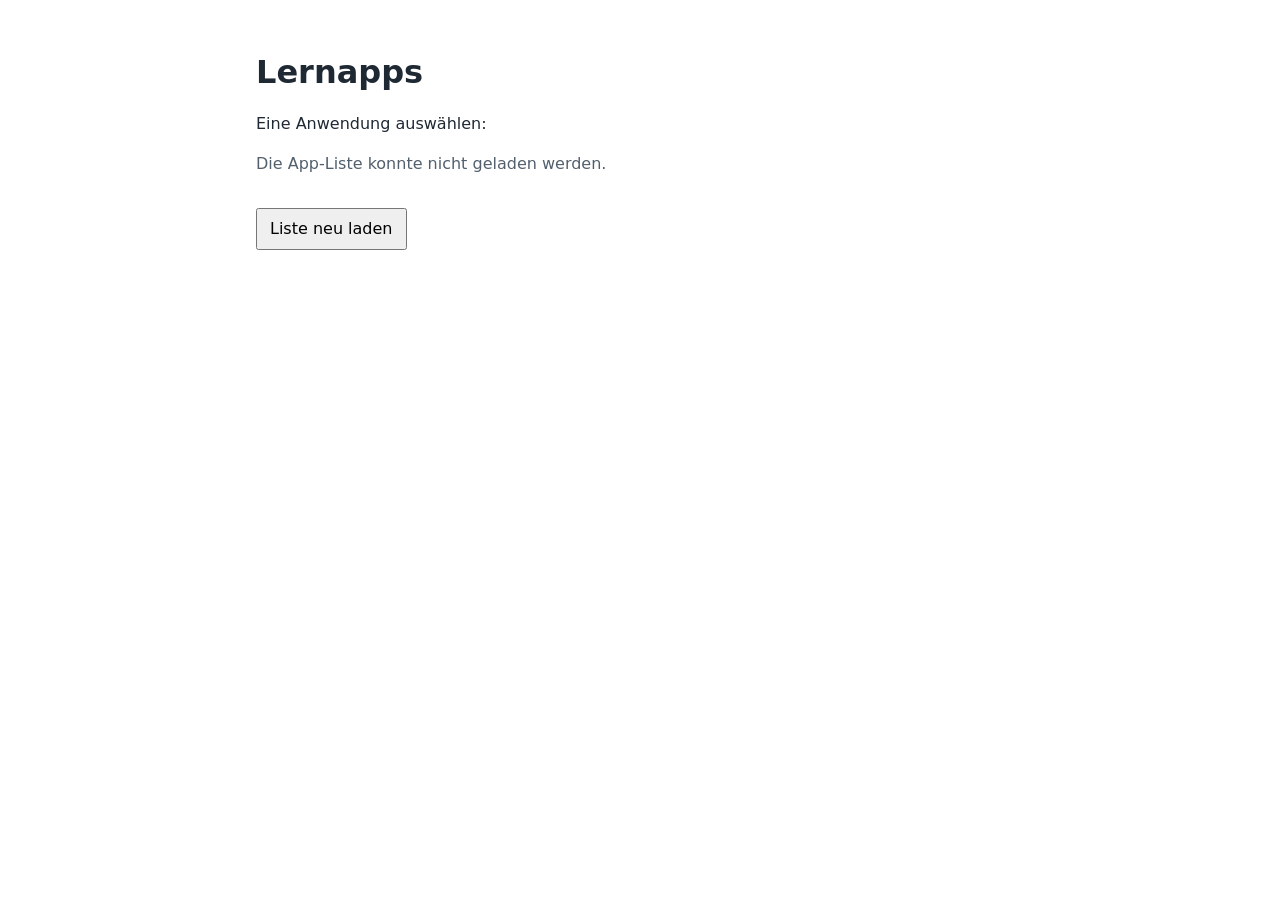
<file: index.html>
<!doctype html>
<html lang="de">
<head>
  <meta charset="utf-8">
  <meta name="viewport" content="width=device-width, initial-scale=1">
  <meta name="description" content="Übersicht der Lernapps">
  <title>Lernapps</title>

  <style>
    body {
      max-width: 48rem;
      margin: 3rem auto;
      padding: 0 1.25rem;
      font-family: system-ui, -apple-system, BlinkMacSystemFont, "Segoe UI", sans-serif;
      line-height: 1.5;
      color: #1f2933;
      background: #fff;
    }

    h1 {
      margin-bottom: 0.5rem;
    }

    #status {
      color: #52606d;
    }

    ul {
      padding-left: 1.4rem;
    }

    li {
      margin: 0.75rem 0;
    }

    a {
      color: #075985;
      font-size: 1.1rem;
    }

    button {
      margin-top: 1rem;
      padding: 0.45rem 0.75rem;
      font: inherit;
      cursor: pointer;
    }

    .error {
      color: #9b1c1c;
    }
  </style>
</head>

<body>
  <main>
    <h1>Lernapps</h1>
    <p>Eine Anwendung auswählen:</p>

    <p id="status">Apps werden gesucht …</p>
    <ul id="app-list" hidden></ul>

    <button id="reload" type="button" hidden>
      Liste neu laden
    </button>

    <noscript>
      <p class="error">
        Für die automatische App-Liste muss JavaScript aktiviert sein.
      </p>
    </noscript>
  </main>

  <script>
    (() => {
      "use strict";

      const OWNER = "lernwerkstatt1";
      const REPOSITORY = "lernapps";
      const BRANCH = "main";

      const API_URL =
        `https://api.github.com/repos/${OWNER}/${REPOSITORY}` +
        `/git/trees/${BRANCH}?recursive=1`;

      /*
       * Neue Cache-Version, damit eine eventuell fehlerhafte
       * alte Liste nicht weiter benutzt wird.
       */
      const CACHE_KEY = `${OWNER}/${REPOSITORY}:app-index-v3`;
      const CACHE_MAX_AGE = 10 * 60 * 1000;

      const statusElement = document.getElementById("status");
      const listElement = document.getElementById("app-list");
      const reloadButton = document.getElementById("reload");

      function readableName(folderName) {
        return folderName
          .replace(/[-_]+/g, " ")
          .replace(/\b\p{L}/gu, letter => letter.toUpperCase());
      }

      function encodePath(path) {
        return path
          .split("/")
          .map(segment => encodeURIComponent(segment))
          .join("/");
      }

      function findApps(tree) {
        const filesByFolder = new Map();

        for (const item of tree) {
          if (item.type !== "blob") continue;

          /*
           * HTML-Dateien direkt in einem Unterordner erkennen.
           *
           * Beispiele:
           *
           * Blutzuckerregulationssimulator/
           *   blutzuckerregulationssimulator.html
           *
           * Bruchrechnen/
           *   index.html
           */
          const match = item.path.match(
            /^([^/]+)\/([^/]+\.html?)$/i
          );

          if (!match) continue;

          const folder = match[1];
          const fileName = match[2];

          if (
            folder.startsWith(".") ||
            folder.startsWith("_")
          ) {
            continue;
          }

          if (!filesByFolder.has(folder)) {
            filesByFolder.set(folder, []);
          }

          filesByFolder.get(folder).push({
            folder,
            fileName,
            indexPath: item.path
          });
        }

        const apps = [];

        for (const [folder, files] of filesByFolder) {

          /*
           * Auswahl, falls mehrere HTML-Dateien existieren:
           *
           * 1. index.html / index.htm
           * 2. Datei mit gleichem Namen wie der Ordner
           * 3. erste HTML-Datei alphabetisch
           */

          let selectedFile = files.find(file =>
            /^index\.html?$/i.test(file.fileName)
          );

          if (!selectedFile) {
            const normalizedFolder =
              folder
                .toLowerCase()
                .replace(/[-_\s]/g, "");

            selectedFile = files.find(file => {
              const fileWithoutExtension =
                file.fileName.replace(/\.html?$/i, "");

              const normalizedFile =
                fileWithoutExtension
                  .toLowerCase()
                  .replace(/[-_\s]/g, "");

              return normalizedFile === normalizedFolder;
            });
          }

          if (!selectedFile) {
            selectedFile = [...files].sort((a, b) =>
              a.fileName.localeCompare(
                b.fileName,
                "de",
                { sensitivity: "base" }
              )
            )[0];
          }

          apps.push(selectedFile);
        }

        return apps.sort((a, b) =>
          a.folder.localeCompare(
            b.folder,
            "de",
            { sensitivity: "base" }
          )
        );
      }

      async function readPageTitle(indexPath, fallbackTitle) {
        try {
          const response = await fetch(
            `./${encodePath(indexPath)}`,
            {
              cache: "no-cache"
            }
          );

          if (!response.ok) {
            return fallbackTitle;
          }

          const html = await response.text();

          const documentCopy =
            new DOMParser().parseFromString(
              html,
              "text/html"
            );

          const title =
            documentCopy
              .querySelector("title")
              ?.textContent
              ?.trim();

          return title || fallbackTitle;

        } catch {
          return fallbackTitle;
        }
      }

      async function addTitles(apps) {
        return Promise.all(
          apps.map(async app => ({
            ...app,
            title: await readPageTitle(
              app.indexPath,
              readableName(app.folder)
            )
          }))
        );
      }

      function render(apps, sourceMessage = "") {
        listElement.replaceChildren();

        for (const app of apps) {
          const listItem = document.createElement("li");
          const link = document.createElement("a");

          link.href = `./${encodePath(app.indexPath)}`;
          link.textContent = app.title;

          listItem.appendChild(link);
          listElement.appendChild(listItem);
        }

        listElement.hidden = false;
        reloadButton.hidden = false;

        if (apps.length === 0) {
          statusElement.textContent =
            "Es wurden keine Unterordner mit HTML-Dateien gefunden.";
          return;
        }

        statusElement.textContent =
          `${apps.length} ${
            apps.length === 1 ? "App" : "Apps"
          } gefunden` +
          (sourceMessage ? ` (${sourceMessage})` : "") +
          ".";
      }

      function readCache() {
        try {
          const cached =
            JSON.parse(localStorage.getItem(CACHE_KEY));

          if (
            !cached ||
            !Array.isArray(cached.apps)
          ) {
            return null;
          }

          return cached;

        } catch {
          return null;
        }
      }

      function writeCache(apps) {
        try {
          localStorage.setItem(
            CACHE_KEY,
            JSON.stringify({
              savedAt: Date.now(),
              apps
            })
          );
        } catch {
          // Funktioniert auch ohne localStorage.
        }
      }

      async function fetchApps({
        ignoreCache = false
      } = {}) {

        statusElement.classList.remove("error");
        statusElement.textContent =
          "Apps werden gesucht …";

        reloadButton.disabled = true;

        const cached = readCache();

        const cacheIsCurrent =
          cached &&
          Date.now() - cached.savedAt <
            CACHE_MAX_AGE;

        if (!ignoreCache && cacheIsCurrent) {
          render(
            cached.apps,
            "zwischengespeichert"
          );

          reloadButton.disabled = false;
          return;
        }

        try {

          /*
           * WICHTIG:
           * Keine zusätzlichen GitHub-Header setzen.
           *
           * Insbesondere X-GitHub-Api-Version würde
           * im Browser ein CORS-Problem verursachen.
           */
          const response = await fetch(
            API_URL,
            {
              cache: "no-cache"
            }
          );

          if (!response.ok) {
            throw new Error(
              `GitHub-API: HTTP ${response.status}`
            );
          }

          const data = await response.json();

          if (!Array.isArray(data.tree)) {
            throw new Error(
              "Die GitHub-API lieferte keine Dateiliste."
            );
          }

          const foundApps = findApps(data.tree);
          const apps = await addTitles(foundApps);

          writeCache(apps);
          render(apps);

        } catch (error) {

          console.error(error);

          if (cached) {
            render(
              cached.apps,
              "ältere gespeicherte Liste"
            );

            statusElement.textContent +=
              " Die aktuelle GitHub-Liste konnte gerade nicht geladen werden.";

          } else {
            statusElement.classList.add("error");

            statusElement.textContent =
              "Die App-Liste konnte nicht geladen werden.";

            reloadButton.hidden = false;
          }

        } finally {
          reloadButton.disabled = false;
        }
      }

      reloadButton.addEventListener(
        "click",
        () => {
          fetchApps({
            ignoreCache: true
          });
        }
      );

      fetchApps();

    })();
  </script>
</body>
</html>
</file>
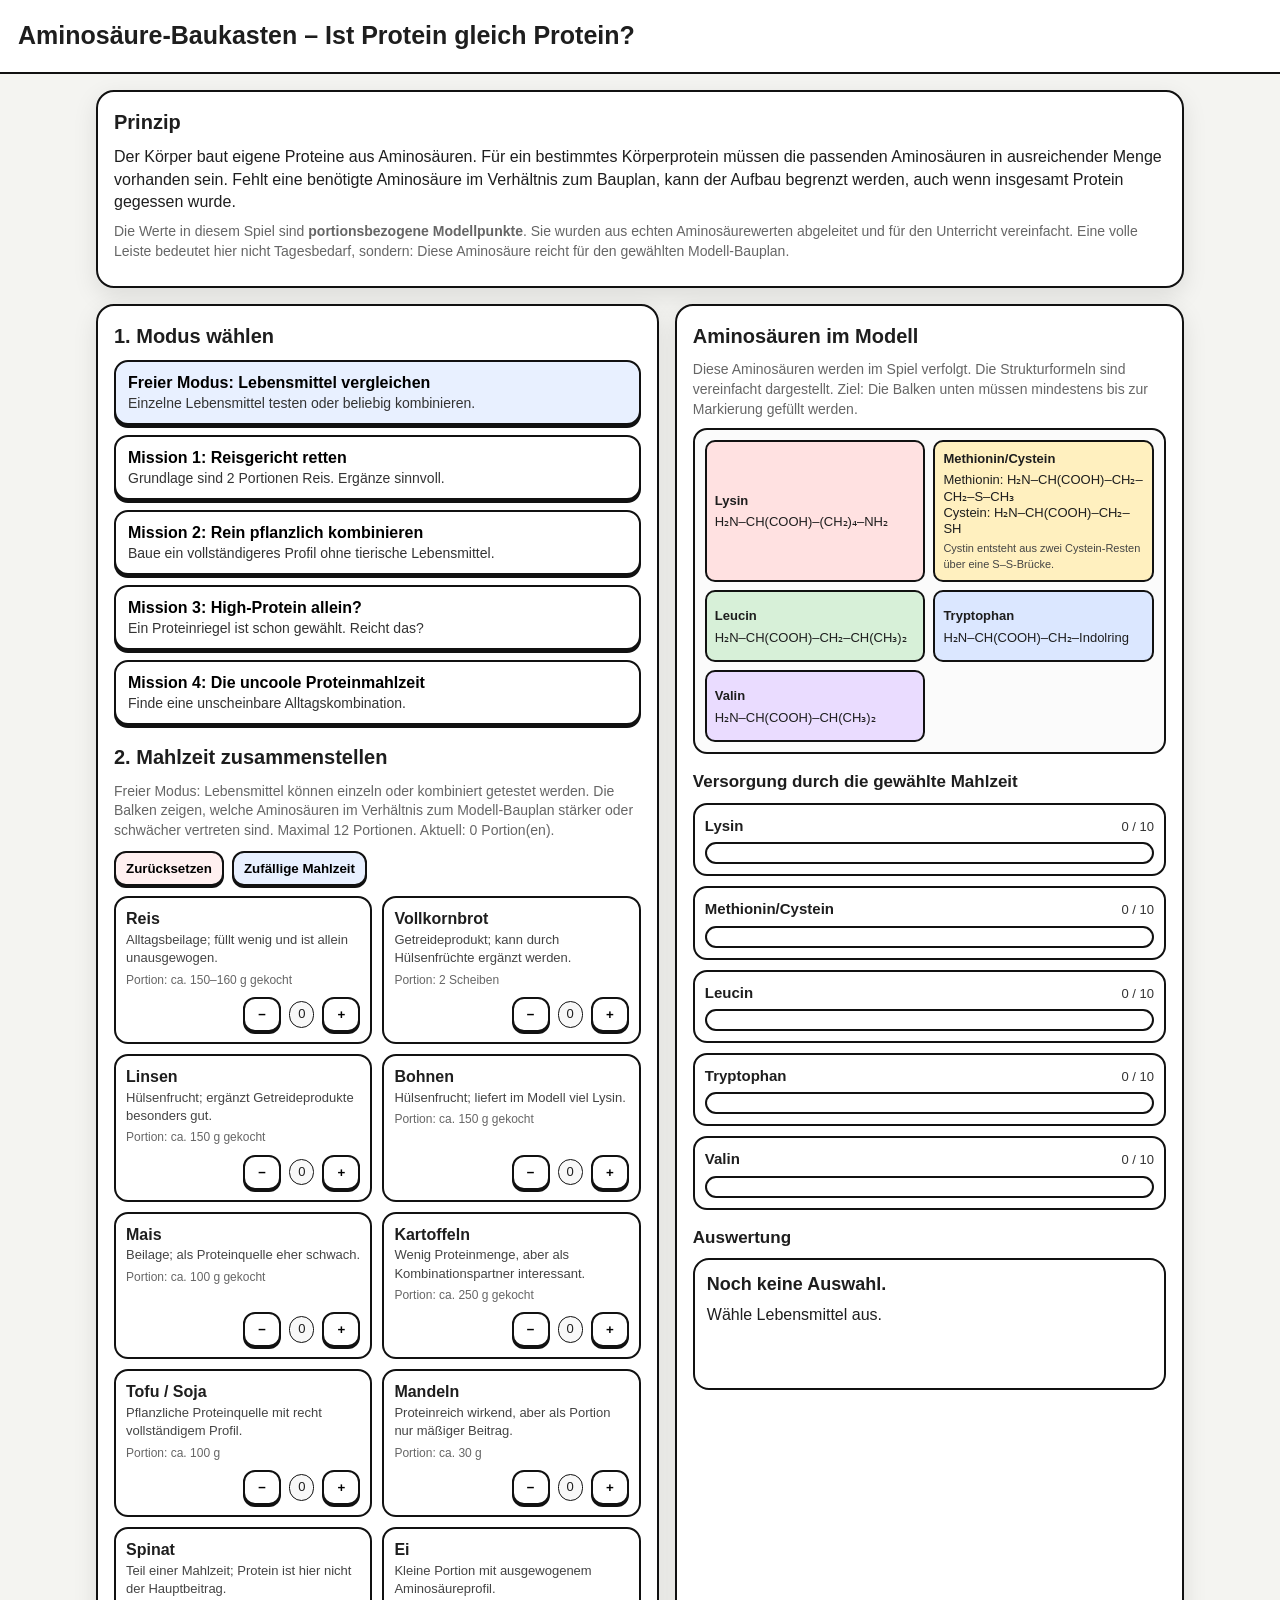
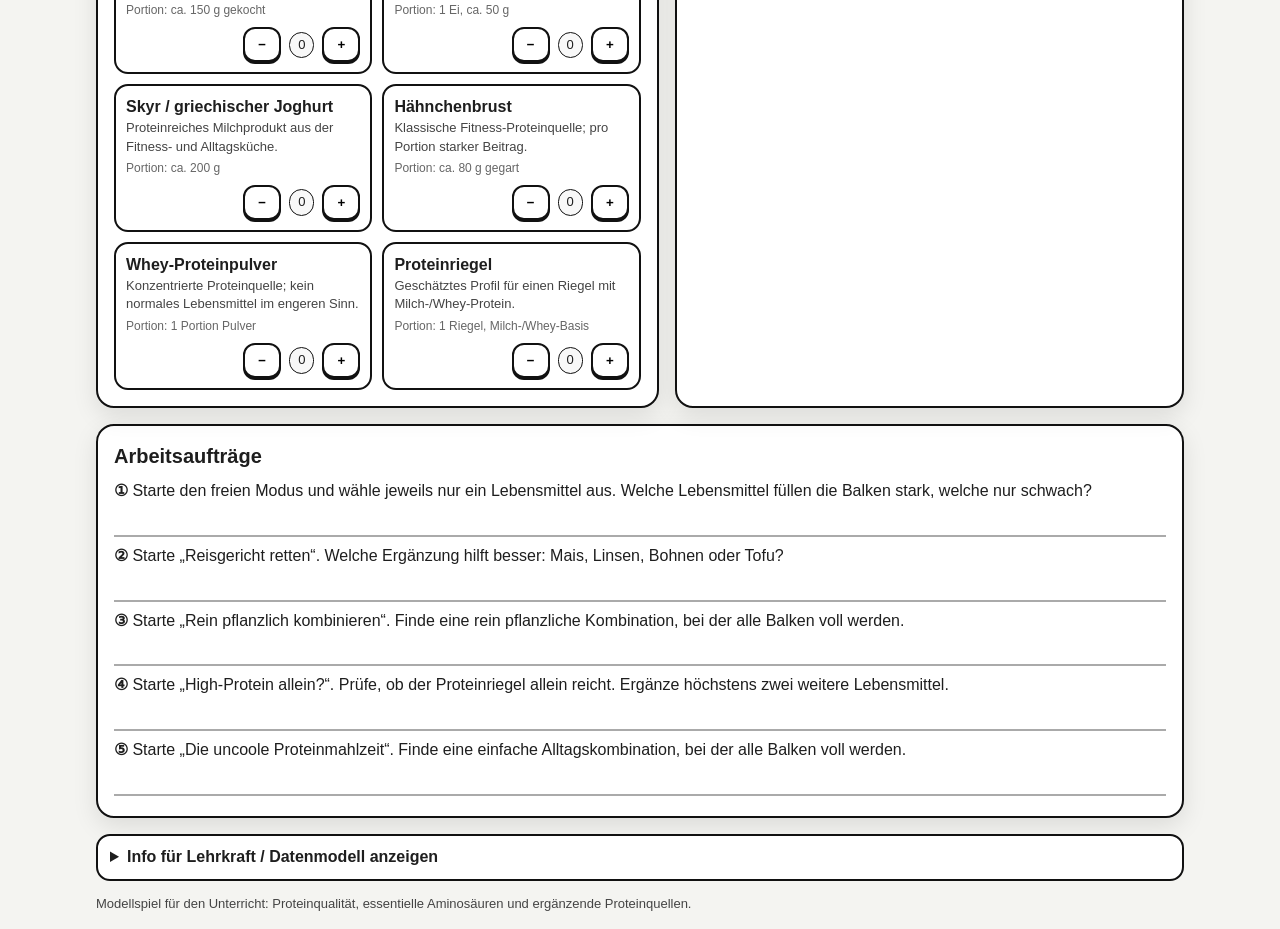
<file: as-baukasten/index.html>
<!DOCTYPE html>
<html lang="de">
<head>
<meta charset="utf-8">
<meta name="viewport" content="width=device-width, initial-scale=1, viewport-fit=cover">
<title>Aminosäure-Baukasten</title>
<style>
:root{
  --bg:#f4f4f1;
  --paper:#fff;
  --ink:#1e1e1e;
  --muted:#666;
  --ok:#2e7d32;
  --warn:#b35b00;
  --bad:#b3261e;
}
*{box-sizing:border-box}
body{
  margin:0;
  background:var(--bg);
  color:var(--ink);
  font-family:"MS PGothic","MS Gothic",Arial,sans-serif;
  line-height:1.42;
  -webkit-text-size-adjust:100%;
}
header{
  padding:18px;
  background:#fff;
  border-bottom:2px solid #111;
  position:sticky;
  top:0;
  z-index:5;
}
h1{margin:0;font-size:25px}
main{max-width:1120px;margin:0 auto;padding:16px}
.grid{display:grid;grid-template-columns:1.05fr .95fr;gap:16px}
@media(max-width:900px){.grid{grid-template-columns:1fr}header{position:static}}
section,.card{
  background:var(--paper);
  border:2px solid #111;
  border-radius:18px;
  box-shadow:0 8px 24px rgba(0,0,0,.10);
  padding:16px;
}
h2{margin:0 0 10px;font-size:20px}
h3{margin:16px 0 8px;font-size:17px}
p{margin:8px 0;font-size:16px}
.small{font-size:14px;color:var(--muted)}
.bold{font-weight:bold}
.tag{
  display:inline-block;
  padding:3px 8px;
  border:1.5px solid #111;
  border-radius:999px;
  background:#f8f8f8;
  font-size:13px;
  margin:2px;
  white-space:nowrap;
}
.missions{display:grid;gap:10px;margin-top:10px}
.mission-btn{
  width:100%;
  text-align:left;
  border:2px solid #111;
  background:#fff;
  border-radius:14px;
  padding:12px;
  cursor:pointer;
  font-family:inherit;
  box-shadow:0 3px 0 #111;
}
.mission-btn:active,.btn:active{transform:translateY(1px);box-shadow:0 1px 0 #111}
.mission-btn.active{background:#e8f0ff}
.mission-title{font-weight:bold;font-size:16px}
.mission-text{font-size:14px;color:#333;margin-top:3px}
.food-grid{
  display:grid;
  grid-template-columns:repeat(2,minmax(0,1fr));
  gap:10px;
  margin-top:10px;
}
@media(max-width:560px){.food-grid{grid-template-columns:1fr}}
.food{
  border:2px solid #111;
  border-radius:14px;
  padding:10px;
  background:#fff;
  min-height:122px;
  display:flex;
  flex-direction:column;
  justify-content:space-between;
  gap:8px;
}
.food.disabled{opacity:.35;filter:grayscale(.4)}
.food-title{
  display:flex;
  justify-content:space-between;
  gap:8px;
  align-items:flex-start;
  font-weight:bold;
  font-size:16px;
}
.food-desc{font-size:13px;color:#444}
.food-portion{font-size:12px;color:#666;margin-top:4px}
.controls{display:flex;gap:6px;align-items:center;justify-content:flex-end}
.btn{
  border:2px solid #111;
  border-radius:12px;
  background:#fff;
  font-family:inherit;
  padding:8px 10px;
  cursor:pointer;
  box-shadow:0 2px 0 #111;
  min-width:38px;
  font-weight:bold;
  touch-action:manipulation;
}
.btn.primary{background:#e8f0ff}
.btn.danger{background:#fff0f0}
.fixed{
  font-size:13px;
  color:#333;
  border:1.5px dashed #111;
  border-radius:10px;
  padding:6px 8px;
  background:#fafafa;
  margin-top:6px;
}
.status{display:grid;gap:10px}
.meter-wrap{
  border:2px solid #111;
  border-radius:14px;
  padding:10px;
  background:#fff;
}
.meter-head{
  display:flex;
  justify-content:space-between;
  gap:8px;
  align-items:baseline;
  margin-bottom:6px;
}
.meter-name{font-weight:bold;font-size:15px}
.meter-val{font-size:13px;color:#333}
.bar{
  height:22px;
  border:2px solid #111;
  background:#fff;
  border-radius:999px;
  overflow:hidden;
}
.bar>div{
  height:100%;
  width:0%;
  transition:width .25s ease;
  background:repeating-linear-gradient(45deg,#d9e8ff,#d9e8ff 10px,#c5dafd 10px,#c5dafd 20px);
}
.bar.ok>div{background:repeating-linear-gradient(45deg,#d7f0d8,#d7f0d8 10px,#b9e3bb 10px,#b9e3bb 20px)}
.bar.bad>div{background:repeating-linear-gradient(45deg,#ffd8d8,#ffd8d8 10px,#ffc1c1 10px,#ffc1c1 20px)}
.summary{
  border:2px solid #111;
  border-radius:16px;
  padding:12px;
  background:#fff;
  min-height:132px;
}
.result{font-size:18px;font-weight:bold;margin-bottom:6px}
.result.good{color:var(--ok)}
.result.warn{color:var(--warn)}
.result.bad{color:var(--bad)}
.protein-chain{
  display:grid;
  grid-template-columns:repeat(2,minmax(0,1fr));
  gap:8px;
  padding:10px;
  border:2px solid #111;
  border-radius:14px;
  background:#fbfbfb;
  min-height:54px;
}
@media(max-width:560px){.protein-chain{grid-template-columns:1fr}}
.brick{
  width:100%;
  min-height:72px;
  padding:8px;
  border:2px solid #111;
  border-radius:10px;
  display:flex;
  flex-direction:column;
  justify-content:center;
  align-items:flex-start;
  gap:4px;
  font-weight:bold;
  font-size:13px;
  background:#fff;
  text-align:left;
}
.formula{
  font-family:"MS PGothic","MS Gothic",Arial,sans-serif;
  font-weight:normal;
  font-size:13px;
  line-height:1.25;
  word-break:break-word;
}
.formula-note{
  font-size:11px;
  color:#444;
  font-weight:normal;
}
.lys{background:#ffe1e1}
.saa{background:#fff0bf}
.leu{background:#d7f0d8}
.trp{background:#dbe7ff}
.val{background:#eadcff}
.table{width:100%;border-collapse:collapse;margin-top:8px;font-size:14px}
.table th,.table td{border:1.5px solid #111;padding:7px;vertical-align:top}
.table th{background:#f0f0f0}
.tasks{margin-top:16px}
.line{border-bottom:2px solid #aaa;height:26px;margin:4px 0}
details{
  margin-top:16px;
  border:2px solid #111;
  border-radius:14px;
  padding:10px 12px;
  background:#fff;
}
summary{cursor:pointer;font-weight:bold;font-size:16px}
.footer-note{color:#444;font-size:13px;margin:14px 0 0}
.mode-row{display:flex;flex-wrap:wrap;gap:8px;align-items:center;margin-top:10px}
</style>
</head>
<body>
<header>
<h1>Aminosäure-Baukasten – Ist Protein gleich Protein?</h1>
</header>

<main>
<section>
<h2>Prinzip</h2>
<p>
  Der Körper baut eigene Proteine aus Aminosäuren. Für ein bestimmtes Körperprotein müssen die passenden
  Aminosäuren in ausreichender Menge vorhanden sein. Fehlt eine benötigte Aminosäure im Verhältnis zum Bauplan,
  kann der Aufbau begrenzt werden, auch wenn insgesamt Protein gegessen wurde.
</p>
<p class="small">
  Die Werte in diesem Spiel sind <span class="bold">portionsbezogene Modellpunkte</span>. Sie wurden aus echten
  Aminosäurewerten abgeleitet und für den Unterricht vereinfacht. Eine volle Leiste bedeutet hier nicht Tagesbedarf,
  sondern: Diese Aminosäure reicht für den gewählten Modell-Bauplan.
</p>
</section>

<div class="grid" style="margin-top:16px;">
<section>
<h2>1. Modus wählen</h2>
<div class="missions" id="missions"></div>

<h2 style="margin-top:18px;">2. Mahlzeit zusammenstellen</h2>
<p id="missionInstruction" class="small"></p>
<div class="mode-row">
  <button class="btn danger" onclick="resetMission()">Zurücksetzen</button>
  <button class="btn primary" onclick="randomTry()">Zufällige Mahlzeit</button>
</div>
<div class="food-grid" id="foodGrid"></div>
</section>

<section>
<h2>Aminosäuren im Modell</h2>
<p class="small">
  Diese Aminosäuren werden im Spiel verfolgt. Die Strukturformeln sind vereinfacht dargestellt. Ziel: Die Balken unten müssen mindestens bis zur Markierung gefüllt werden.
</p>
<div class="protein-chain" id="chain"></div>

<h3>Versorgung durch die gewählte Mahlzeit</h3>
<div class="status" id="meters"></div>

<h3>Auswertung</h3>
<div class="summary">
  <div id="resultTitle" class="result">Noch keine Auswahl.</div>
  <div id="resultText">Wähle Lebensmittel aus.</div>
</div>
</section>
</div>

<section class="tasks">
<h2>Arbeitsaufträge</h2>
<p><span class="bold">①</span> Starte den freien Modus und wähle jeweils nur ein Lebensmittel aus. Welche Lebensmittel füllen die Balken stark, welche nur schwach?</p>
<div class="line"></div>
<p><span class="bold">②</span> Starte „Reisgericht retten“. Welche Ergänzung hilft besser: Mais, Linsen, Bohnen oder Tofu?</p>
<div class="line"></div>
<p><span class="bold">③</span> Starte „Rein pflanzlich kombinieren“. Finde eine rein pflanzliche Kombination, bei der alle Balken voll werden.</p>
<div class="line"></div>
<p><span class="bold">④</span> Starte „High-Protein allein?“. Prüfe, ob der Proteinriegel allein reicht. Ergänze höchstens zwei weitere Lebensmittel.</p>
<div class="line"></div>
<p><span class="bold">⑤</span> Starte „Die uncoole Proteinmahlzeit“. Finde eine einfache Alltagskombination, bei der alle Balken voll werden.</p>
<div class="line"></div>
</section>

<details>
<summary>Info für Lehrkraft / Datenmodell anzeigen</summary>
<p>
  Die Aminosäurewerte sind auf übliche Portionen bezogen und dann in Modellpunkte umgerechnet. Grundlage ist ein
  FAO-Scoring-Pattern für ältere Kinder, Jugendliche und Erwachsene. 10 Punkte entsprechen im Spiel ungefähr dem
  Aminosäureanteil, der in 50 g ideal zusammengesetztem Protein für diese Aminosäure enthalten wäre.
</p>
<p>
  Die Werte sind für Unterricht und Exploration gedacht. Sie ersetzen keine Ernährungsberatung und keine exakte
  Nährwertdatenbank. Beim Proteinriegel wurde ein Riegel mit Milch-/Whey-Protein als Modell angenommen; andere
  Riegel können deutlich andere Aminosäureprofile besitzen.
</p>
<p>
  Prüflösungen: Mission 2 ist z. B. mit Reis + Vollkornbrot + Linsen + Tofu möglich. Mission 4 ist z. B. mit
  Kartoffeln + Ei + Spinat möglich.
</p>
<table class="table">
<tr><th>Vereinfachung im Spiel</th><th>Biologische Aussage</th></tr>
<tr>
  <td>Es werden nur fünf Aminosäureleisten gezeigt.</td>
  <td>Der Körper benötigt mehr Aminosäuren; einige davon sind unentbehrlich und müssen über Nahrung aufgenommen werden.</td>
</tr>
<tr>
  <td>Methionin/Cystein wird gemeinsam betrachtet.</td>
  <td>In der Proteinqualitätsbewertung werden schwefelhaltige Aminosäuren häufig zusammen beurteilt; in Nährwertdaten erscheint Cystein oft als Cystin.</td>
</tr>
<tr>
  <td>Lebensmittel liefern Modellpunkte statt echter mg-Werte.</td>
  <td>Die Punkte sind aus realen Aminosäurewerten abgeleitet, aber vereinfacht und gerundet.</td>
</tr>
</table>
</details>

<p class="footer-note">
  Modellspiel für den Unterricht: Proteinqualität, essentielle Aminosäuren und ergänzende Proteinquellen.
</p>
</main>

<script>
const amino = [
  {key:"lys", name:"Lysin", klass:"lys", formula:"H₂N–CH(COOH)–(CH₂)₄–NH₂"},
  {key:"saa", name:"Methionin/Cystein", klass:"saa", formula:"Methionin: H₂N–CH(COOH)–CH₂–CH₂–S–CH₃<br>Cystein: H₂N–CH(COOH)–CH₂–SH", note:"Cystin entsteht aus zwei Cystein-Resten über eine S–S-Brücke."},
  {key:"leu", name:"Leucin", klass:"leu", formula:"H₂N–CH(COOH)–CH₂–CH(CH₃)₂"},
  {key:"trp", name:"Tryptophan", klass:"trp", formula:"H₂N–CH(COOH)–CH₂–Indolring"},
  {key:"val", name:"Valin", klass:"val", formula:"H₂N–CH(COOH)–CH(CH₃)₂"}
];

const foods = [
  {id:"reis", name:"Reis", portion:"ca. 150–160 g gekocht", type:"pflanzlich", desc:"Alltagsbeilage; füllt wenig und ist allein unausgewogen.", protein:4, vals:{lys:1,saa:2,leu:1,trp:2,val:1}},
  {id:"brot", name:"Vollkornbrot", portion:"2 Scheiben", type:"pflanzlich", desc:"Getreideprodukt; kann durch Hülsenfrüchte ergänzt werden.", protein:8, vals:{lys:1,saa:3,leu:2,trp:3,val:2}},
  {id:"linsen", name:"Linsen", portion:"ca. 150 g gekocht", type:"pflanzlich", desc:"Hülsenfrucht; ergänzt Getreideprodukte besonders gut.", protein:14, vals:{lys:4,saa:3,leu:3,trp:4,val:3}},
  {id:"bohnen", name:"Bohnen", portion:"ca. 150 g gekocht", type:"pflanzlich", desc:"Hülsenfrucht; liefert im Modell viel Lysin.", protein:13, vals:{lys:4,saa:3,leu:3,trp:5,val:3}},
  {id:"mais", name:"Mais", portion:"ca. 100 g gekocht", type:"pflanzlich", desc:"Beilage; als Proteinquelle eher schwach.", protein:3, vals:{lys:1,saa:1,leu:1,trp:1,val:1}},
  {id:"kartoffeln", name:"Kartoffeln", portion:"ca. 250 g gekocht", type:"pflanzlich", desc:"Wenig Proteinmenge, aber als Kombinationspartner interessant.", protein:5, vals:{lys:1,saa:1,leu:1,trp:2,val:1}},
  {id:"tofu", name:"Tofu / Soja", portion:"ca. 100 g", type:"pflanzlich", desc:"Pflanzliche Proteinquelle mit recht vollständigem Profil.", protein:17, vals:{lys:4,saa:2,leu:5,trp:7,val:4}},
  {id:"mandeln", name:"Mandeln", portion:"ca. 30 g", type:"pflanzlich", desc:"Proteinreich wirkend, aber als Portion nur mäßiger Beitrag.", protein:6, vals:{lys:1,saa:1,leu:1,trp:2,val:1}},
  {id:"spinat", name:"Spinat", portion:"ca. 150 g gekocht", type:"pflanzlich", desc:"Teil einer Mahlzeit; Protein ist hier nicht der Hauptbeitrag.", protein:5, vals:{lys:1,saa:1,leu:1,trp:2,val:1}},
  {id:"ei", name:"Ei", portion:"1 Ei, ca. 50 g", type:"tierisch", desc:"Kleine Portion mit ausgewogenem Aminosäureprofil.", protein:6, vals:{lys:2,saa:3,leu:2,trp:2,val:2}},
  {id:"skyr", name:"Skyr / griechischer Joghurt", portion:"ca. 200 g", type:"tierisch", desc:"Proteinreiches Milchprodukt aus der Fitness- und Alltagsküche.", protein:20, vals:{lys:4,saa:4,leu:3,trp:2,val:4}},
  {id:"huhn", name:"Hähnchenbrust", portion:"ca. 80 g gegart", type:"tierisch", desc:"Klassische Fitness-Proteinquelle; pro Portion starker Beitrag.", protein:25, vals:{lys:9,saa:9,leu:6,trp:9,val:6}},
  {id:"whey", name:"Whey-Proteinpulver", portion:"1 Portion Pulver", type:"produkt", desc:"Konzentrierte Proteinquelle; kein normales Lebensmittel im engeren Sinn.", protein:20, vals:{lys:8,saa:7,leu:7,trp:10,val:6}},
  {id:"riegel", name:"Proteinriegel", portion:"1 Riegel, Milch-/Whey-Basis", type:"produkt", desc:"Geschätztes Profil für einen Riegel mit Milch-/Whey-Protein.", protein:20, vals:{lys:7,saa:6,leu:7,trp:10,val:6}}
];

const missions = [
  {
    id:"frei",
    title:"Freier Modus: Lebensmittel vergleichen",
    text:"Einzelne Lebensmittel testen oder beliebig kombinieren.",
    max:12,
    locked:{},
    allowed:null,
    target:{lys:10,saa:10,leu:10,trp:10,val:10},
    instruction:"Freier Modus: Lebensmittel können einzeln oder kombiniert getestet werden. Die Balken zeigen, welche Aminosäuren im Verhältnis zum Modell-Bauplan stärker oder schwächer vertreten sind.",
    free:true
  },
  {
    id:"reis",
    title:"Mission 1: Reisgericht retten",
    text:"Grundlage sind 2 Portionen Reis. Ergänze sinnvoll.",
    max:4,
    locked:{reis:2},
    allowed:null,
    target:{lys:8,saa:8,leu:8,trp:8,val:8},
    instruction:"Die Mahlzeit startet mit 2 Portionen Reis. Reis liefert Protein, aber nicht alle benötigten Aminosäuren im passenden Verhältnis. Ergänze höchstens 2 weitere Portionen."
  },
  {
    id:"pflanzlich",
    title:"Mission 2: Rein pflanzlich kombinieren",
    text:"Baue ein vollständigeres Profil ohne tierische Lebensmittel.",
    max:5,
    locked:{},
    allowed:["reis","brot","linsen","bohnen","mais","kartoffeln","tofu","mandeln","spinat"],
    target:{lys:10,saa:10,leu:10,trp:10,val:10},
    instruction:"Es sind nur pflanzliche Lebensmittel erlaubt. Kombiniere unterschiedliche Proteinquellen."
  },
  {
    id:"hype",
    title:"Mission 3: High-Protein allein?",
    text:"Ein Proteinriegel ist schon gewählt. Reicht das?",
    max:3,
    locked:{riegel:1},
    allowed:null,
    target:{lys:10,saa:10,leu:10,trp:10,val:10},
    instruction:"Ein Proteinriegel ist bereits gewählt. Prüfe, ob er allein reicht, und ergänze bei Bedarf sinnvoll."
  },
  {
    id:"uncoole",
    title:"Mission 4: Die uncoole Proteinmahlzeit",
    text:"Finde eine unscheinbare Alltagskombination.",
    max:3,
    locked:{},
    allowed:["kartoffeln","spinat","ei","brot","skyr","mandeln","mais"],
    target:{lys:4,saa:5,leu:4,trp:6,val:4},
    instruction:"Nicht jede gute Proteinmahlzeit sieht nach Fitnessküche aus. Finde mit höchstens 3 Portionen eine einfache Alltagskombination, die den kleinen Modell-Bauplan erfüllt."
  }
];

let current = missions[0];
let counts = {};

function clone(obj){ return JSON.parse(JSON.stringify(obj)); }
function setMission(id){ current = missions.find(m => m.id === id); resetMission(); }
function resetMission(){ counts = clone(current.locked || {}); render(); }
function totalPortions(){ return Object.values(counts).reduce((a,b)=>a+b,0); }
function isLocked(id){ return (current.locked && current.locked[id]) ? current.locked[id] : 0; }
function allowedFood(f){ return !current.allowed || current.allowed.includes(f.id); }

function addFood(id){
  const f = foods.find(x => x.id === id);
  if(!allowedFood(f)) return;
  if(totalPortions() >= current.max) return;
  counts[id] = (counts[id] || 0) + 1;
  render();
}

function removeFood(id){
  const locked = isLocked(id);
  const now = counts[id] || 0;
  if(now <= locked) return;
  counts[id] = now - 1;
  if(counts[id] <= 0) delete counts[id];
  render();
}

function totals(){
  const t = {lys:0,saa:0,leu:0,trp:0,val:0,protein:0};
  for(const [id,count] of Object.entries(counts)){
    const f = foods.find(x => x.id === id);
    if(!f) continue;
    t.protein += f.protein * count;
    for(const a of amino){
      t[a.key] += f.vals[a.key] * count;
    }
  }
  return t;
}

function limiting(t){
  let minKey = amino[0].key;
  let minRatio = Infinity;
  for(const a of amino){
    const ratio = t[a.key] / current.target[a.key];
    if(ratio < minRatio){
      minRatio = ratio;
      minKey = a.key;
    }
  }
  return {key:minKey, ratio:minRatio, obj:amino.find(a => a.key === minKey)};
}

function success(t){
  return amino.every(a => t[a.key] >= current.target[a.key]);
}

function randomTry(){
  counts = clone(current.locked || {});
  const available = foods.filter(allowedFood);
  while(totalPortions() < current.max){
    const f = available[Math.floor(Math.random()*available.length)];
    counts[f.id] = (counts[f.id] || 0) + 1;
    if(Math.random() < .22) break;
  }
  render();
}

function renderMissions(){
  const box = document.getElementById("missions");
  box.innerHTML = "";
  missions.forEach(m => {
    const btn = document.createElement("button");
    btn.className = "mission-btn" + (m.id === current.id ? " active" : "");
    btn.onclick = () => setMission(m.id);
    btn.innerHTML = `<div class="mission-title">${m.title}</div><div class="mission-text">${m.text}</div>`;
    box.appendChild(btn);
  });
}

function renderFoods(){
  const grid = document.getElementById("foodGrid");
  grid.innerHTML = "";
  foods.forEach(f => {
    const disabled = !allowedFood(f);
    const locked = isLocked(f.id);
    const count = counts[f.id] || 0;
    const div = document.createElement("div");
    div.className = "food" + (disabled ? " disabled" : "");
    const fixedText = locked ? `<div class="fixed">${locked} Portion(en) vorgegeben</div>` : "";
    div.innerHTML = `
      <div>
        <div class="food-title">
          <span>${f.name}</span>
        </div>
        <div class="food-desc">${f.desc}</div>
        <div class="food-portion">Portion: ${f.portion}</div>
        ${fixedText}
      </div>
      <div class="controls">
        <button class="btn" ${disabled ? "disabled" : ""} onclick="removeFood('${f.id}')">−</button>
        <span class="tag">${count}</span>
        <button class="btn" ${disabled ? "disabled" : ""} onclick="addFood('${f.id}')">+</button>
      </div>
    `;
    grid.appendChild(div);
  });
}

function renderChain(){
  const box = document.getElementById("chain");
  box.innerHTML = "";
  const pattern = ["lys","saa","leu","trp","val"];
  pattern.forEach(k => {
    const a = amino.find(x => x.key === k);
    const span = document.createElement("span");
    span.className = "brick " + a.klass;
    span.title = a.name;
    span.innerHTML = `<span>${a.name}</span><span class="formula">${a.formula}</span>${a.note ? `<span class="formula-note">${a.note}</span>` : ""}`;
    box.appendChild(span);
  });
}

function renderMeters(){
  const t = totals();
  const box = document.getElementById("meters");
  box.innerHTML = "";
  amino.forEach(a => {
    const percent = Math.min(100, Math.round((t[a.key] / current.target[a.key]) * 100));
    const div = document.createElement("div");
    const klass = percent >= 100 ? "ok" : (percent < 50 ? "bad" : "");
    div.className = "meter-wrap";
    div.innerHTML = `
      <div class="meter-head">
        <span class="meter-name">${a.name}</span>
        <span class="meter-val">${t[a.key]} / ${current.target[a.key]}</span>
      </div>
      <div class="bar ${klass}"><div style="width:${percent}%"></div></div>
    `;
    box.appendChild(div);
  });
}

function renderResult(){
  const t = totals();
  const lim = limiting(t);
  const ok = success(t);
  const title = document.getElementById("resultTitle");
  const text = document.getElementById("resultText");
  const portions = totalPortions();

  if(portions === 0){
    title.className = "result";
    title.textContent = "Noch keine Auswahl.";
    text.textContent = "Wähle Lebensmittel aus.";
    return;
  }

  if(current.free){
    if(ok){
      title.className = "result good";
      title.textContent = "Modell-Bauplan erfüllt.";
      text.innerHTML = `Die Auswahl liefert insgesamt <span class="bold">${t.protein}</span> Protein-Modellpunkte. Alle dargestellten Aminosäuren erreichen den Modell-Bauplan.`;
    } else {
      title.className = "result warn";
      title.textContent = "Freier Vergleich.";
      text.innerHTML = `Die Auswahl liefert insgesamt <span class="bold">${t.protein}</span> Protein-Modellpunkte. Im Verhältnis zum Modell-Bauplan ist vor allem <span class="bold">${lim.obj.name}</span> knapp.`;
    }
    return;
  }

  if(ok){
    title.className = "result good";
    title.textContent = "Proteinbau möglich.";
    text.innerHTML = `Alle dargestellten Aminosäuren sind ausreichend vorhanden. Die Mahlzeit liefert insgesamt <span class="bold">${t.protein}</span> Protein-Modellpunkte.`;
  } else if(portions >= current.max){
    title.className = "result bad";
    title.textContent = "Proteinbau begrenzt.";
    text.innerHTML = `Die Mahlzeit liefert <span class="bold">${t.protein}</span> Protein-Modellpunkte. Trotzdem ist <span class="bold">${lim.obj.name}</span> im Verhältnis zum Bauplan noch zu knapp. Diese Aminosäure begrenzt den Aufbau.`;
  } else {
    title.className = "result warn";
    title.textContent = "Noch nicht vollständig.";
    text.innerHTML = `Aktuell ist vor allem <span class="bold">${lim.obj.name}</span> knapp. Es sind noch ${current.max - portions} Portion(en) möglich.`;
  }
}

function render(){
  document.getElementById("missionInstruction").textContent =
    current.instruction + ` Maximal ${current.max} Portionen. Aktuell: ${totalPortions()} Portion(en).`;
  renderMissions();
  renderFoods();
  renderChain();
  renderMeters();
  renderResult();
}

resetMission();
</script>
</body>
</html>
</file>
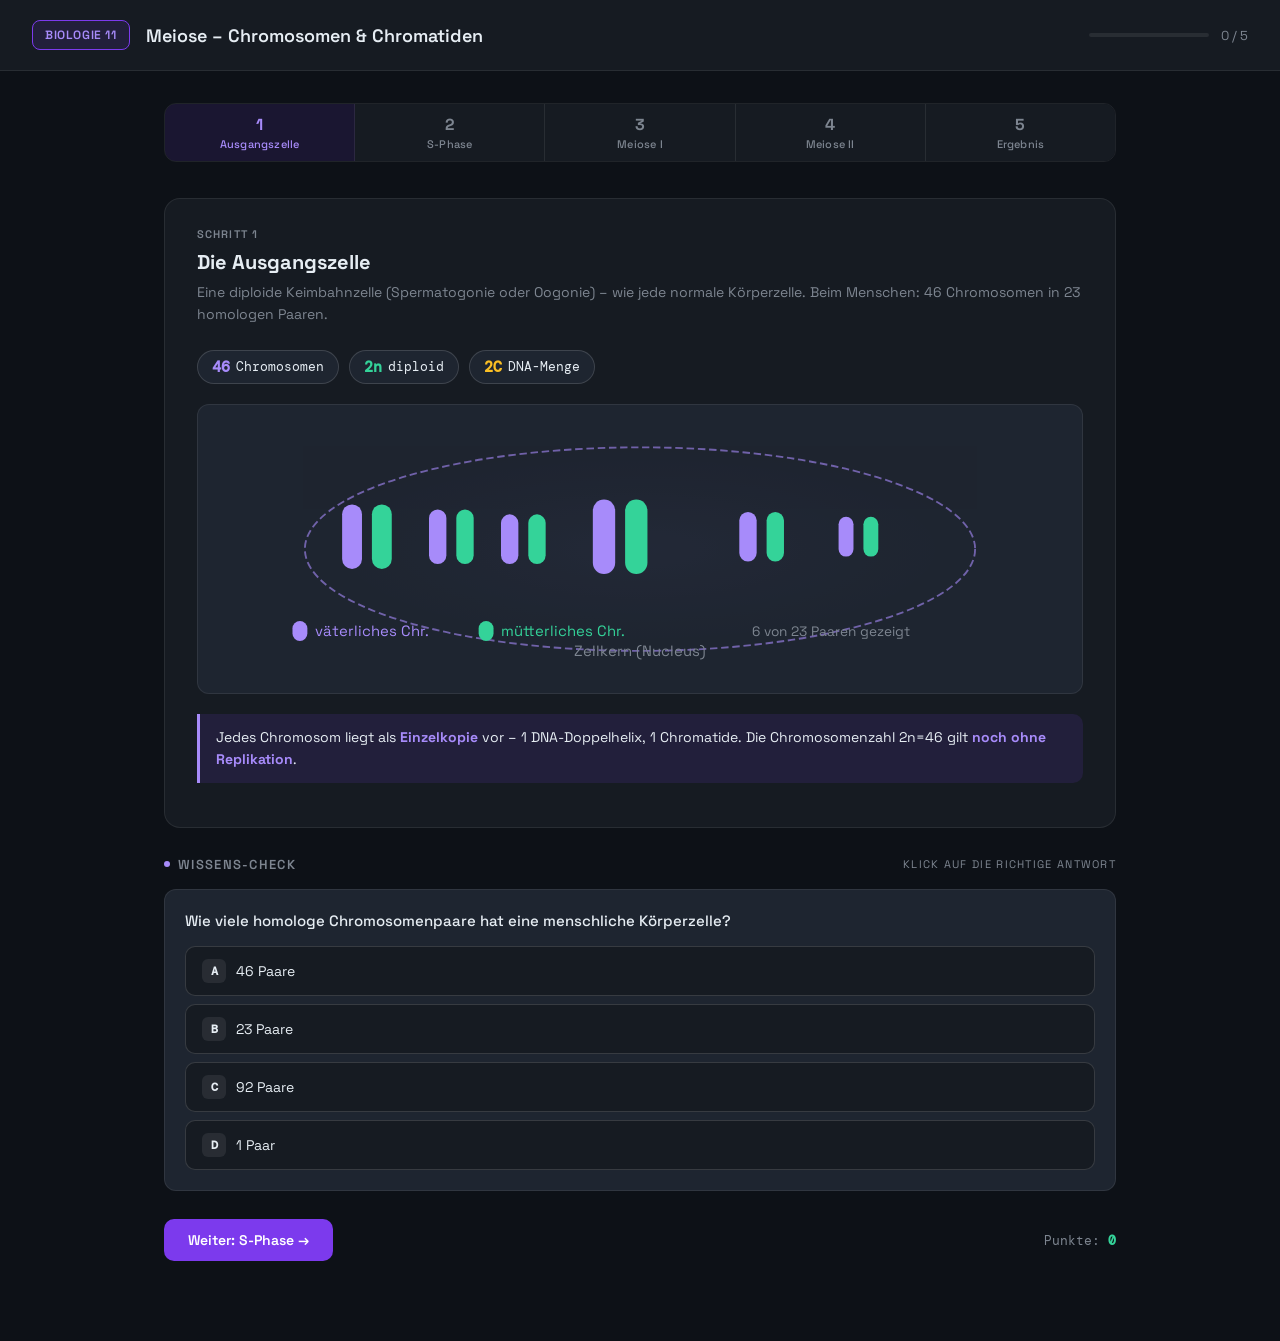
<file: meiose/index.htm>
<!DOCTYPE html>
<html lang="de">
<head>
<meta charset="UTF-8">
<meta name="viewport" content="width=device-width, initial-scale=1.0">
<title>Meiose – Interaktive Lernapp</title>
<link href="https://fonts.googleapis.com/css2?family=Space+Grotesk:wght@400;500;600;700&family=DM+Mono:wght@400;500&display=swap" rel="stylesheet">
<style>
  :root {
    --bg: #0d1117;
    --bg2: #161b22;
    --bg3: #1e2530;
    --border: rgba(255,255,255,0.08);
    --border2: rgba(255,255,255,0.14);
    --text: #e6edf3;
    --muted: #7d8590;
    --purple: #a78bfa;
    --purple-dark: #7c3aed;
    --purple-bg: rgba(124,58,237,0.12);
    --teal: #34d399;
    --teal-dark: #059669;
    --teal-bg: rgba(52,211,153,0.1);
    --red: #f87171;
    --red-bg: rgba(248,113,113,0.12);
    --green: #4ade80;
    --green-bg: rgba(74,222,128,0.1);
    --amber: #fbbf24;
    --amber-bg: rgba(251,191,36,0.1);
    --blue: #60a5fa;
    --chr-vater: #a78bfa;
    --chr-mutter: #34d399;
    --chr-dim: #4b5563;
  }
  * { box-sizing: border-box; margin: 0; padding: 0; }
  body {
    font-family: 'Space Grotesk', sans-serif;
    background: var(--bg);
    color: var(--text);
    min-height: 100vh;
    overflow-x: hidden;
  }

  /* HEADER */
  header {
    border-bottom: 1px solid var(--border);
    padding: 20px 32px;
    display: flex;
    align-items: center;
    gap: 16px;
    background: var(--bg2);
    position: sticky; top:0; z-index:100;
  }
  .logo-badge {
    background: var(--purple-bg);
    border: 1px solid var(--purple-dark);
    border-radius: 8px;
    padding: 6px 12px;
    font-size: 12px;
    font-weight: 600;
    color: var(--purple);
    letter-spacing: 0.05em;
    text-transform: uppercase;
  }
  header h1 { font-size: 18px; font-weight: 600; }
  .progress-wrap { margin-left: auto; display: flex; align-items: center; gap: 12px; font-size: 13px; color: var(--muted); }
  .progress-bar { width: 120px; height: 4px; background: var(--border); border-radius: 2px; overflow: hidden; }
  .progress-fill { height: 100%; background: var(--purple); border-radius: 2px; transition: width 0.5s ease; }

  /* MAIN LAYOUT */
  main { max-width: 1000px; margin: 0 auto; padding: 32px 24px 80px; }

  /* STEP INDICATOR */
  .steps {
    display: flex;
    gap: 0;
    margin-bottom: 36px;
    border-radius: 12px;
    overflow: hidden;
    border: 1px solid var(--border);
  }
  .step-item {
    flex: 1;
    padding: 10px 6px;
    text-align: center;
    font-size: 11px;
    font-weight: 500;
    color: var(--muted);
    background: var(--bg2);
    border-right: 1px solid var(--border);
    cursor: pointer;
    transition: all 0.2s;
    letter-spacing: 0.02em;
  }
  .step-item:last-child { border-right: none; }
  .step-item.active { background: var(--purple-bg); color: var(--purple); }
  .step-item.done { background: var(--teal-bg); color: var(--teal); }
  .step-item .step-num { display: block; font-size: 16px; font-weight: 700; margin-bottom: 2px; }

  /* CARDS */
  .card {
    background: var(--bg2);
    border: 1px solid var(--border);
    border-radius: 16px;
    padding: 28px 32px;
    margin-bottom: 20px;
  }
  .card-title {
    font-size: 20px;
    font-weight: 700;
    margin-bottom: 6px;
    display: flex;
    align-items: center;
    gap: 10px;
  }
  .card-sub { font-size: 14px; color: var(--muted); margin-bottom: 24px; line-height: 1.6; }

  /* FACT PILL */
  .fact-row { display: flex; gap: 10px; flex-wrap: wrap; margin-bottom: 20px; }
  .fact-pill {
    background: var(--bg3);
    border: 1px solid var(--border2);
    border-radius: 100px;
    padding: 6px 14px;
    font-size: 13px;
    font-family: 'DM Mono', monospace;
    display: flex;
    align-items: center;
    gap: 6px;
  }
  .fact-pill .val { font-weight: 700; color: var(--purple); font-size: 15px; }
  .fact-pill.teal .val { color: var(--teal); }
  .fact-pill.amber .val { color: var(--amber); }

  /* SVG STAGE */
  .svg-stage {
    background: var(--bg3);
    border: 1px solid var(--border);
    border-radius: 12px;
    padding: 20px;
    margin-bottom: 20px;
    overflow: hidden;
  }
  .svg-stage svg { width: 100%; height: auto; display: block; }

  /* CALLOUT */
  .callout {
    border-left: 3px solid var(--purple);
    background: var(--purple-bg);
    border-radius: 0 10px 10px 0;
    padding: 12px 16px;
    font-size: 14px;
    line-height: 1.6;
    margin-bottom: 16px;
  }
  .callout.teal { border-color: var(--teal); background: var(--teal-bg); }
  .callout.amber { border-color: var(--amber); background: var(--amber-bg); }
  .callout strong { color: var(--purple); }
  .callout.teal strong { color: var(--teal); }
  .callout.amber strong { color: var(--amber); }

  /* QUIZ */
  .quiz-section { margin-top: 28px; }
  .quiz-title {
    font-size: 13px;
    font-weight: 600;
    text-transform: uppercase;
    letter-spacing: 0.1em;
    color: var(--muted);
    margin-bottom: 16px;
    display: flex;
    align-items: center;
    gap: 8px;
  }
  .quiz-title::before { content: ''; display: inline-block; width: 6px; height: 6px; border-radius: 50%; background: var(--purple); }

  .question-block {
    background: var(--bg3);
    border: 1px solid var(--border);
    border-radius: 12px;
    padding: 20px;
    margin-bottom: 16px;
    transition: border-color 0.2s;
  }
  .question-block.answered-correct { border-color: var(--teal); background: var(--teal-bg); }
  .question-block.answered-wrong { border-color: var(--red); }
  .question-text { font-size: 15px; font-weight: 500; margin-bottom: 14px; line-height: 1.5; }

  .options { display: flex; flex-direction: column; gap: 8px; }
  .option-btn {
    background: var(--bg2);
    border: 1px solid var(--border2);
    border-radius: 10px;
    padding: 12px 16px;
    text-align: left;
    color: var(--text);
    font-family: 'Space Grotesk', sans-serif;
    font-size: 14px;
    cursor: pointer;
    transition: all 0.15s;
    display: flex;
    align-items: center;
    gap: 10px;
    position: relative;
  }
  .option-btn:hover:not(:disabled) {
    background: var(--bg3);
    border-color: var(--purple);
    transform: translateX(2px);
  }
  .option-btn:disabled { cursor: default; }
  .option-btn.correct {
    background: var(--green-bg);
    border-color: var(--green);
    color: var(--green);
    font-weight: 600;
  }
  .option-btn.wrong {
    background: var(--red-bg);
    border-color: var(--red);
    color: var(--red);
    font-weight: 600;
  }
  .option-btn.greyed {
    opacity: 0.35;
  }
  .option-letter {
    width: 24px;
    height: 24px;
    border-radius: 6px;
    background: var(--border);
    display: flex;
    align-items: center;
    justify-content: center;
    font-size: 12px;
    font-weight: 700;
    flex-shrink: 0;
    font-family: 'DM Mono', monospace;
  }
  .option-btn.correct .option-letter { background: var(--teal-bg); color: var(--teal); }
  .option-btn.wrong .option-letter { background: var(--red-bg); color: var(--red); }

  .feedback-msg {
    margin-top: 12px;
    padding: 10px 14px;
    border-radius: 8px;
    font-size: 13px;
    line-height: 1.5;
    display: none;
  }
  .feedback-msg.show { display: block; animation: slideIn 0.2s ease; }
  .feedback-msg.ok { background: var(--green-bg); border: 1px solid rgba(74,222,128,0.2); color: var(--green); }
  .feedback-msg.fail { background: var(--red-bg); border: 1px solid rgba(248,113,113,0.2); color: var(--red); }

  /* LABEL QUIZ - click on SVG elements */
  .label-quiz-wrap { position: relative; }
  .click-target {
    cursor: pointer;
    transition: opacity 0.15s;
  }
  .click-target:hover { opacity: 0.8; }

  /* NAV BUTTONS */
  .nav-row {
    display: flex;
    gap: 12px;
    margin-top: 28px;
    align-items: center;
  }
  .btn-nav {
    padding: 12px 24px;
    border-radius: 10px;
    font-family: 'Space Grotesk', sans-serif;
    font-size: 14px;
    font-weight: 600;
    cursor: pointer;
    transition: all 0.15s;
    border: none;
  }
  .btn-primary {
    background: var(--purple-dark);
    color: #fff;
  }
  .btn-primary:hover { background: #6d28d9; transform: translateY(-1px); }
  .btn-secondary {
    background: transparent;
    color: var(--muted);
    border: 1px solid var(--border2) !important;
  }
  .btn-secondary:hover { color: var(--text); border-color: var(--border2); }
  .score-badge {
    margin-left: auto;
    font-size: 13px;
    color: var(--muted);
    font-family: 'DM Mono', monospace;
  }
  .score-badge span { color: var(--teal); font-weight: 700; }

  /* SECTION label */
  .section-label {
    font-size: 11px;
    font-weight: 600;
    text-transform: uppercase;
    letter-spacing: 0.1em;
    color: var(--muted);
    margin-bottom: 8px;
  }

  /* RESULT SCREEN */
  #result-screen {
    display: none;
    text-align: center;
    padding: 60px 20px;
  }
  .result-circle {
    width: 120px;
    height: 120px;
    border-radius: 50%;
    margin: 0 auto 24px;
    display: flex;
    align-items: center;
    justify-content: center;
    font-size: 40px;
    font-weight: 700;
    border: 3px solid var(--teal);
    color: var(--teal);
    background: var(--teal-bg);
  }
  .result-title { font-size: 28px; font-weight: 700; margin-bottom: 12px; }
  .result-sub { font-size: 16px; color: var(--muted); margin-bottom: 32px; line-height: 1.6; }
  .result-grid { display: grid; grid-template-columns: repeat(3, 1fr); gap: 12px; max-width: 500px; margin: 0 auto 32px; }
  .result-stat { background: var(--bg2); border: 1px solid var(--border); border-radius: 12px; padding: 16px; }
  .result-stat .num { font-size: 28px; font-weight: 700; color: var(--purple); }
  .result-stat .lbl { font-size: 12px; color: var(--muted); margin-top: 4px; }

  /* ANIMATIONS */
  @keyframes slideIn { from { opacity: 0; transform: translateY(-4px); } to { opacity: 1; transform: translateY(0); } }
  @keyframes popIn { from { opacity: 0; transform: scale(0.9); } to { opacity: 1; transform: scale(1); } }
  @keyframes pulse { 0%,100% { opacity: 1; } 50% { opacity: 0.5; } }
  .pulse { animation: pulse 1.5s ease-in-out infinite; }
  .section-enter { animation: popIn 0.3s ease; }

  /* CHR split animation helper */
  .chr-animate { transition: transform 0.6s cubic-bezier(0.34,1.56,0.64,1), opacity 0.4s; }

  /* TABLE STYLE */
  .summary-table { width: 100%; border-collapse: collapse; font-size: 13px; }
  .summary-table th { padding: 8px 12px; text-align: left; color: var(--muted); font-weight: 500; border-bottom: 1px solid var(--border2); }
  .summary-table td { padding: 8px 12px; border-bottom: 1px solid var(--border); }
  .summary-table tr:last-child td { border-bottom: none; }
  .tag { display: inline-block; font-size: 11px; padding: 2px 8px; border-radius: 100px; font-weight: 600; font-family: 'DM Mono', monospace; }
  .tag-d { background: var(--purple-bg); color: var(--purple); border: 1px solid rgba(167,139,250,0.3); }
  .tag-h { background: var(--teal-bg); color: var(--teal); border: 1px solid rgba(52,211,153,0.3); }

  /* TOOLTIP */
  .tooltip-hint { font-size: 12px; color: var(--muted); margin-top: 8px; }

  /* SCORE DOTS */
  .quiz-dots { display: flex; gap: 6px; margin-left: auto; }
  .dot { width: 8px; height: 8px; border-radius: 50%; background: var(--border2); transition: background 0.3s; }
  .dot.ok { background: var(--teal); }
  .dot.fail { background: var(--red); }

  @media (max-width: 600px) {
    header { padding: 14px 16px; }
    main { padding: 20px 12px 60px; }
    .card { padding: 20px 18px; }
    .steps .step-item { font-size: 9px; }
    .result-grid { grid-template-columns: 1fr 1fr; }
  }
</style>
</head>
<body>

<header>
  <div class="logo-badge">Biologie 11</div>
  <h1>Meiose – Chromosomen & Chromatiden</h1>
  <div class="progress-wrap">
    <div class="progress-bar"><div class="progress-fill" id="prog-fill" style="width:0%"></div></div>
    <span id="prog-text">0 / 5</span>
  </div>
</header>

<main>

  <!-- STEP INDICATOR -->
  <div class="steps" id="step-nav">
    <div class="step-item active" onclick="goToSection(0)"><span class="step-num">1</span>Ausgangs&shy;zelle</div>
    <div class="step-item" onclick="goToSection(1)"><span class="step-num">2</span>S-Phase</div>
    <div class="step-item" onclick="goToSection(2)"><span class="step-num">3</span>Meiose I</div>
    <div class="step-item" onclick="goToSection(3)"><span class="step-num">4</span>Meiose II</div>
    <div class="step-item" onclick="goToSection(4)"><span class="step-num">5</span>Ergebnis</div>
  </div>

  <!-- ============================================================
       SECTION 0 – AUSGANGSZELLE
  ============================================================ -->
  <div class="section-enter" id="sec-0">
    <div class="card">
      <div class="section-label">Schritt 1</div>
      <div class="card-title">Die Ausgangszelle</div>
      <div class="card-sub">Eine diploide Keimbahnzelle (Spermatogonie oder Oogonie) – wie jede normale Körperzelle. Beim Menschen: 46 Chromosomen in 23 homologen Paaren.</div>
      <div class="fact-row">
        <div class="fact-pill"><span class="val">46</span> Chromosomen</div>
        <div class="fact-pill teal"><span class="val">2n</span> diploid</div>
        <div class="fact-pill amber"><span class="val">2C</span> DNA-Menge</div>
      </div>
      <div class="svg-stage">
        <!-- Ausgangszelle: 4 homologe Paare symbolisch, einfache Chromosomen -->
        <svg viewBox="0 0 680 200" xmlns="http://www.w3.org/2000/svg">
          <defs>
            <radialGradient id="cellglow" cx="50%" cy="50%" r="50%">
              <stop offset="0%" stop-color="#a78bfa" stop-opacity="0.06"/>
              <stop offset="100%" stop-color="#a78bfa" stop-opacity="0"/>
            </radialGradient>
          </defs>
          <!-- Zellkern -->
          <ellipse cx="340" cy="100" rx="270" ry="82" fill="url(#cellglow)" stroke="#a78bfa" stroke-width="1.5" stroke-dasharray="6 3" opacity="0.6"/>
          <text x="340" y="186" text-anchor="middle" font-size="12" fill="#7d8590" font-family="Space Grotesk">Zellkern (Nucleus)</text>

          <!-- 8 Chromosomen als einfache Stäbe (4 Paare) -->
          <!-- Paar 1 -->
          <rect x="100" y="64" width="16" height="52" rx="8" fill="#a78bfa"/>
          <rect x="124" y="64" width="16" height="52" rx="8" fill="#34d399"/>
          <!-- Paar 2 -->
          <rect x="170" y="68" width="14" height="44" rx="7" fill="#a78bfa"/>
          <rect x="192" y="68" width="14" height="44" rx="7" fill="#34d399"/>
          <!-- Paar 3 -->
          <rect x="302" y="60" width="18" height="60" rx="9" fill="#a78bfa"/>
          <rect x="328" y="60" width="18" height="60" rx="9" fill="#34d399"/>
          <!-- Paar 4 -->
          <rect x="420" y="70" width="14" height="40" rx="7" fill="#a78bfa"/>
          <rect x="442" y="70" width="14" height="40" rx="7" fill="#34d399"/>
          <!-- Paar 5 (klein) -->
          <rect x="500" y="74" width="12" height="32" rx="6" fill="#a78bfa"/>
          <rect x="520" y="74" width="12" height="32" rx="6" fill="#34d399"/>
          <!-- Paar 6 -->
          <rect x="228" y="72" width="14" height="40" rx="7" fill="#a78bfa"/>
          <rect x="250" y="72" width="14" height="40" rx="7" fill="#34d399"/>

          <!-- Legende -->
          <rect x="60" y="158" width="12" height="16" rx="6" fill="#a78bfa"/>
          <text x="78" y="170" font-size="12" fill="#a78bfa" font-family="Space Grotesk">väterliches Chr.</text>
          <rect x="210" y="158" width="12" height="16" rx="6" fill="#34d399"/>
          <text x="228" y="170" font-size="12" fill="#34d399" font-family="Space Grotesk">mütterliches Chr.</text>
          <text x="430" y="170" font-size="11" fill="#7d8590" font-family="Space Grotesk">6 von 23 Paaren gezeigt</text>
        </svg>
      </div>
      <div class="callout">
        Jedes Chromosom liegt als <strong>Einzelkopie</strong> vor – 1 DNA-Doppelhelix, 1 Chromatide. Die Chromosomenzahl 2n=46 gilt <strong>noch ohne Replikation</strong>.
      </div>
    </div>

    <!-- QUIZ 0 -->
    <div class="quiz-section">
      <div class="quiz-title">Wissens-Check <span style="margin-left:auto;font-size:11px;font-weight:400;color:var(--muted)">Klick auf die richtige Antwort</span></div>

      <div class="question-block" id="q0">
        <div class="question-text">Wie viele homologe Chromosomenpaare hat eine menschliche Körperzelle?</div>
        <div class="options">
          <button class="option-btn" onclick="answer(this,'q0',false,'Die Zahl 46 ist die Gesamtzahl der Chromosomen, nicht die Paarzahl.')">
            <span class="option-letter">A</span> 46 Paare
          </button>
          <button class="option-btn" onclick="answer(this,'q0',true,'Genau! 46 Chromosomen = 23 Paare. Je 1 Chromosom stammt vom Vater, 1 von der Mutter.')">
            <span class="option-letter">B</span> 23 Paare
          </button>
          <button class="option-btn" onclick="answer(this,'q0',false,'92 wäre die Anzahl der Chromatiden nach der S-Phase – nicht die Paarzahl.')">
            <span class="option-letter">C</span> 92 Paare
          </button>
          <button class="option-btn" onclick="answer(this,'q0',false,'Nur 1 Paar? Nein – das betrifft nur die Geschlechtschromosomen (XX oder XY).')">
            <span class="option-letter">D</span> 1 Paar
          </button>
        </div>
        <div class="feedback-msg" id="fb-q0"></div>
      </div>
    </div>

    <div class="nav-row">
      <button class="btn-nav btn-primary" onclick="goToSection(1)">Weiter: S-Phase →</button>
      <div class="score-badge">Punkte: <span id="score-disp">0</span></div>
    </div>
  </div>

  <!-- ============================================================
       SECTION 1 – S-PHASE / DNA-REPLIKATION
  ============================================================ -->
  <div id="sec-1" style="display:none">
    <div class="card section-enter">
      <div class="section-label">Schritt 2</div>
      <div class="card-title">S-Phase – DNA-Replikation</div>
      <div class="card-sub">Bevor die Meiose beginnt, verdoppelt die S-Phase die gesamte DNA. Jedes Chromosom besteht danach aus zwei identischen <strong>Schwesterchromatiden</strong>, die am Zentromer verbunden sind.</div>

      <div class="fact-row">
        <div class="fact-pill"><span class="val">46</span> Chromosomen</div>
        <div class="fact-pill teal"><span class="val">92</span> Chromatiden</div>
        <div class="fact-pill teal"><span class="val">2n</span> diploid (noch!)</div>
        <div class="fact-pill amber"><span class="val">4C</span> DNA-Menge</div>
      </div>

      <div class="svg-stage">
        <svg viewBox="0 0 680 240" xmlns="http://www.w3.org/2000/svg">
          <defs>
            <marker id="arr" viewBox="0 0 10 10" refX="8" refY="5" markerWidth="7" markerHeight="7" orient="auto-start-reverse">
              <path d="M2 1L8 5L2 9" fill="none" stroke="#a78bfa" stroke-width="1.5" stroke-linecap="round"/>
            </marker>
          </defs>

          <!-- VOR S-PHASE -->
          <text x="90" y="24" text-anchor="middle" font-size="12" fill="#7d8590" font-family="Space Grotesk">Vor S-Phase</text>
          <text x="90" y="38" text-anchor="middle" font-size="11" fill="#a78bfa" font-family="DM Mono">1 Chromatide</text>

          <!-- Einzelnes Chromosom -->
          <rect x="72" y="48" width="20" height="64" rx="10" fill="#a78bfa"/>
          <text x="82" y="128" text-anchor="middle" font-size="10" fill="#7d8590" font-family="Space Grotesk">1 Chr.</text>

          <!-- Pfeil Replikation -->
          <line x1="140" y1="90" x2="220" y2="90" stroke="#a78bfa" stroke-width="1.5" marker-end="url(#arr)"/>
          <text x="180" y="82" text-anchor="middle" font-size="11" fill="#a78bfa" font-family="Space Grotesk">Replikation</text>
          <text x="180" y="104" text-anchor="middle" font-size="10" fill="#7d8590" font-family="Space Grotesk">(S-Phase)</text>

          <!-- NACH S-PHASE: Doppelchromatid -->
          <text x="290" y="24" text-anchor="middle" font-size="12" fill="#7d8590" font-family="Space Grotesk">Nach S-Phase</text>
          <text x="290" y="38" text-anchor="middle" font-size="11" fill="#34d399" font-family="DM Mono">2 Schwesterchromatiden</text>

          <!-- Zwei Chromatiden + Zentromer -->
          <rect x="262" y="48" width="16" height="64" rx="8" fill="#a78bfa"/>
          <rect x="284" y="48" width="16" height="64" rx="8" fill="#7c3aed"/>
          <!-- Zentromer -->
          <ellipse cx="278" cy="80" rx="10" ry="7" fill="#1e2530" stroke="#a78bfa" stroke-width="1.5"/>
          <text x="278" y="83" text-anchor="middle" font-size="8" fill="#a78bfa" font-family="DM Mono">Z</text>

          <!-- Label -->
          <text x="264" y="128" text-anchor="middle" font-size="10" fill="#7d8590" font-family="Space Grotesk">immer noch</text>
          <text x="264" y="140" text-anchor="middle" font-size="10" fill="#a78bfa" font-family="DM Mono">1 Chromosom</text>
          <text x="306" y="128" text-anchor="middle" font-size="10" fill="#7d8590" font-family="Space Grotesk">aber</text>
          <text x="306" y="140" text-anchor="middle" font-size="10" fill="#34d399" font-family="DM Mono">2 Chromatiden</text>

          <!-- BIG VISUAL: 3 Paare mit Chromatiden -->
          <text x="510" y="24" text-anchor="middle" font-size="12" fill="#7d8590" font-family="Space Grotesk">3 homologe Paare nach S-Phase</text>

          <!-- Bivalent 1: groß -->
          <!-- väterlich -->
          <rect x="430" y="44" width="14" height="56" rx="7" fill="#a78bfa"/>
          <rect x="448" y="44" width="14" height="56" rx="7" fill="#7c3aed"/>
          <ellipse cx="455" cy="72" rx="9" ry="6" fill="#1e2530" stroke="#a78bfa" stroke-width="1.2"/>
          <!-- mütterlich -->
          <rect x="470" y="44" width="14" height="56" rx="7" fill="#34d399"/>
          <rect x="488" y="44" width="14" height="56" rx="7" fill="#059669"/>
          <ellipse cx="495" cy="72" rx="9" ry="6" fill="#1e2530" stroke="#34d399" stroke-width="1.2"/>

          <!-- Bivalent 2: mittel -->
          <rect x="430" y="118" width="13" height="44" rx="6" fill="#a78bfa"/>
          <rect x="447" y="118" width="13" height="44" rx="6" fill="#7c3aed"/>
          <ellipse cx="453" cy="140" rx="8" ry="5" fill="#1e2530" stroke="#a78bfa" stroke-width="1.2"/>
          <rect x="468" y="118" width="13" height="44" rx="6" fill="#34d399"/>
          <rect x="485" y="118" width="13" height="44" rx="6" fill="#059669"/>
          <ellipse cx="491" cy="140" rx="8" ry="5" fill="#1e2530" stroke="#34d399" stroke-width="1.2"/>

          <!-- Bivalent 3: klein -->
          <rect x="530" y="80" width="11" height="32" rx="5" fill="#a78bfa"/>
          <rect x="545" y="80" width="11" height="32" rx="5" fill="#7c3aed"/>
          <ellipse cx="548" cy="96" rx="7" ry="5" fill="#1e2530" stroke="#a78bfa" stroke-width="1.2"/>
          <rect x="562" y="80" width="11" height="32" rx="5" fill="#34d399"/>
          <rect x="577" y="80" width="11" height="32" rx="5" fill="#059669"/>
          <ellipse cx="580" cy="96" rx="7" ry="5" fill="#1e2530" stroke="#34d399" stroke-width="1.2"/>

          <!-- Zentromer-Legende -->
          <text x="510" y="182" text-anchor="middle" font-size="11" fill="#7d8590" font-family="Space Grotesk">Z = Zentromer (hält Chromatiden zusammen)</text>
          <text x="510" y="196" text-anchor="middle" font-size="11" fill="#a78bfa" font-family="Space Grotesk">■ väterlich   </text>
          <text x="540" y="196" text-anchor="middle" font-size="11" fill="#34d399" font-family="Space Grotesk">■ mütterlich</text>
          <text x="510" y="210" text-anchor="middle" font-size="11" fill="#7d8590" font-family="Space Grotesk">Hell = Kopie (Schwesterchromatide)</text>
        </svg>
      </div>

      <div class="callout" style="border-color:var(--amber);background:var(--amber-bg)">
        <strong style="color:var(--amber)">⚠ Der häufigste Fehler:</strong> Die Chromosomenzahl bleibt <strong style="color:var(--amber)">46</strong> – obwohl sich die DNA verdoppelt hat! Man zählt Chromosomen an den Zentromeren, und davon gibt es nach wie vor 46. Die DNA-Menge steigt aber von 2C auf <strong style="color:var(--amber)">4C</strong>.
      </div>
    </div>

    <div class="quiz-section">
      <div class="quiz-title">Wissens-Check</div>

      <div class="question-block" id="q1a">
        <div class="question-text">Nach der S-Phase: Wie viele Chromosomen hat die Zelle?</div>
        <div class="options">
          <button class="option-btn" onclick="answer(this,'q1a',false,'92 ist die Anzahl der Chromatiden, nicht der Chromosomen. Chromosomen werden an Zentromeren gezählt!')">
            <span class="option-letter">A</span> 92 Chromosomen
          </button>
          <button class="option-btn" onclick="answer(this,'q1a',true,'Richtig! Die Chromosomenzahl ändert sich durch die Replikation nicht – es bleiben 46. Jedes Chromosom hat jetzt aber 2 Schwesterchromatiden.')">
            <span class="option-letter">B</span> 46 Chromosomen
          </button>
          <button class="option-btn" onclick="answer(this,'q1a',false,'23 wäre die Zahl nach Meiose I – vor der Meiose sind es noch 46.')">
            <span class="option-letter">C</span> 23 Chromosomen
          </button>
        </div>
        <div class="feedback-msg" id="fb-q1a"></div>
      </div>

      <div class="question-block" id="q1b">
        <div class="question-text">Nach der S-Phase: Wie viele Chromatiden hat die Zelle?</div>
        <div class="options">
          <button class="option-btn" onclick="answer(this,'q1b',false,'46 war die Chromatidenzahl VOR der S-Phase, als jedes Chromosom nur 1 Chromatide hatte.')">
            <span class="option-letter">A</span> 46 Chromatiden
          </button>
          <button class="option-btn" onclick="answer(this,'q1b',false,'23 ist die Chromosomenzahl nach Meiose I – nicht die Chromatidenzahl.')">
            <span class="option-letter">B</span> 23 Chromatiden
          </button>
          <button class="option-btn" onclick="answer(this,'q1b',true,'Genau! 46 Chromosomen × 2 Schwesterchromatiden = 92 Chromatiden. Das ist der Kernpunkt!')">
            <span class="option-letter">C</span> 92 Chromatiden
          </button>
        </div>
        <div class="feedback-msg" id="fb-q1b"></div>
      </div>
    </div>

    <div class="nav-row">
      <button class="btn-nav btn-secondary" onclick="goToSection(0)">← Zurück</button>
      <button class="btn-nav btn-primary" onclick="goToSection(2)">Weiter: Meiose I →</button>
      <div class="score-badge">Punkte: <span id="score-disp2">0</span></div>
    </div>
  </div>

  <!-- ============================================================
       SECTION 2 – MEIOSE I
  ============================================================ -->
  <div id="sec-2" style="display:none">
    <div class="card section-enter">
      <div class="section-label">Schritt 3</div>
      <div class="card-title">Meiose I – Die reduktionelle Teilung</div>
      <div class="card-sub">Die homologen Chromosomenpaare werden getrennt. Aus 1 diploiden Zelle werden 2 haploide Tochterzellen – aber mit je 2 Chromatiden pro Chromosom.</div>

      <div class="fact-row">
        <div class="fact-pill"><span class="val">2</span> Tochterzellen</div>
        <div class="fact-pill teal"><span class="val">23</span> Chr. je Zelle</div>
        <div class="fact-pill teal"><span class="val">n</span> haploid</div>
        <div class="fact-pill amber"><span class="val">2C</span> DNA je Zelle</div>
      </div>

      <div class="svg-stage">
        <svg viewBox="0 0 680 280" xmlns="http://www.w3.org/2000/svg">
          <defs>
            <marker id="arr2" viewBox="0 0 10 10" refX="8" refY="5" markerWidth="7" markerHeight="7" orient="auto-start-reverse">
              <path d="M2 1L8 5L2 9" fill="none" stroke="#a78bfa" stroke-width="1.5" stroke-linecap="round"/>
            </marker>
            <marker id="arr2g" viewBox="0 0 10 10" refX="8" refY="5" markerWidth="7" markerHeight="7" orient="auto-start-reverse">
              <path d="M2 1L8 5L2 9" fill="none" stroke="#34d399" stroke-width="1.5" stroke-linecap="round"/>
            </marker>
          </defs>

          <!-- MUTTERZELLE links -->
          <text x="120" y="20" text-anchor="middle" font-size="12" fill="#7d8590" font-family="Space Grotesk">Mutterzelle (2n=46)</text>
          <ellipse cx="120" cy="110" rx="90" ry="70" fill="none" stroke="#a78bfa" stroke-width="1" stroke-dasharray="5 3" opacity="0.5"/>

          <!-- 3 homologe Paare als Bivalente -->
          <!-- Paar A -->
          <rect x="52" y="68" width="12" height="48" rx="6" fill="#a78bfa"/>
          <rect x="66" y="68" width="12" height="48" rx="6" fill="#7c3aed"/>
          <ellipse cx="66" cy="92" rx="8" ry="5" fill="#1e2530" stroke="#a78bfa" stroke-width="1"/>
          <rect x="82" y="68" width="12" height="48" rx="6" fill="#34d399"/>
          <rect x="96" y="68" width="12" height="48" rx="6" fill="#059669"/>
          <ellipse cx="96" cy="92" rx="8" ry="5" fill="#1e2530" stroke="#34d399" stroke-width="1"/>

          <!-- Paar B -->
          <rect x="130" y="78" width="11" height="36" rx="5" fill="#a78bfa"/>
          <rect x="143" y="78" width="11" height="36" rx="5" fill="#7c3aed"/>
          <ellipse cx="143" cy="96" rx="7" ry="4" fill="#1e2530" stroke="#a78bfa" stroke-width="1"/>
          <rect x="156" y="78" width="11" height="36" rx="5" fill="#34d399"/>
          <rect x="169" y="78" width="11" height="36" rx="5" fill="#059669"/>
          <ellipse cx="169" cy="96" rx="7" ry="4" fill="#1e2530" stroke="#34d399" stroke-width="1"/>

          <!-- Paar C (small) -->
          <rect x="86" y="130" width="10" height="28" rx="5" fill="#a78bfa"/>
          <rect x="98" y="130" width="10" height="28" rx="5" fill="#7c3aed"/>
          <ellipse cx="98" cy="144" rx="6" ry="4" fill="#1e2530" stroke="#a78bfa" stroke-width="1"/>
          <rect x="112" y="130" width="10" height="28" rx="5" fill="#34d399"/>
          <rect x="124" y="130" width="10" height="28" rx="5" fill="#059669"/>
          <ellipse cx="124" cy="144" rx="6" ry="4" fill="#1e2530" stroke="#34d399" stroke-width="1"/>

          <!-- Was wird getrennt Label -->
          <text x="120" y="198" text-anchor="middle" font-size="11" fill="#fbbf24" font-family="Space Grotesk">homologe Paare</text>
          <text x="120" y="212" text-anchor="middle" font-size="11" fill="#7d8590" font-family="Space Grotesk">werden getrennt →</text>

          <!-- PFEIL MEIOSE I -->
          <line x1="225" y1="110" x2="295" y2="110" stroke="#a78bfa" stroke-width="2" marker-end="url(#arr2)"/>
          <text x="260" y="98" text-anchor="middle" font-size="12" fill="#a78bfa" font-family="Space Grotesk">Meiose I</text>
          <text x="260" y="128" text-anchor="middle" font-size="10" fill="#7d8590" font-family="Space Grotesk">homologe</text>
          <text x="260" y="140" text-anchor="middle" font-size="10" fill="#7d8590" font-family="Space Grotesk">Trennung</text>

          <!-- TOCHTERZELLE 1 - oben rechts -->
          <text x="430" y="20" text-anchor="middle" font-size="12" fill="#a78bfa" font-family="Space Grotesk">Tochterzelle 1 (n=23)</text>
          <ellipse cx="430" cy="90" rx="90" ry="60" fill="none" stroke="#a78bfa" stroke-width="1" stroke-dasharray="5 3" opacity="0.5"/>

          <!-- väterliche Chromatiden -->
          <rect x="368" y="52" width="12" height="48" rx="6" fill="#a78bfa"/>
          <rect x="382" y="52" width="12" height="48" rx="6" fill="#7c3aed"/>
          <ellipse cx="382" cy="76" rx="8" ry="5" fill="#1e2530" stroke="#a78bfa" stroke-width="1"/>

          <rect x="412" y="60" width="11" height="36" rx="5" fill="#a78bfa"/>
          <rect x="425" y="60" width="11" height="36" rx="5" fill="#7c3aed"/>
          <ellipse cx="425" cy="78" rx="7" ry="4" fill="#1e2530" stroke="#a78bfa" stroke-width="1"/>

          <rect x="458" y="66" width="10" height="28" rx="5" fill="#a78bfa"/>
          <rect x="470" y="66" width="10" height="28" rx="5" fill="#7c3aed"/>
          <ellipse cx="470" cy="80" rx="6" ry="4" fill="#1e2530" stroke="#a78bfa" stroke-width="1"/>

          <text x="430" y="166" text-anchor="middle" font-size="11" fill="#a78bfa" font-family="DM Mono">23 Chr. / 46 Chromatiden</text>

          <!-- TOCHTERZELLE 2 - unten rechts -->
          <text x="430" y="195" text-anchor="middle" font-size="12" fill="#34d399" font-family="Space Grotesk">Tochterzelle 2 (n=23)</text>
          <ellipse cx="430" cy="248" rx="90" ry="55" fill="none" stroke="#34d399" stroke-width="1" stroke-dasharray="5 3" opacity="0.5"/>

          <!-- mütterliche Chromatiden -->
          <rect x="366" y="214" width="12" height="48" rx="6" fill="#34d399"/>
          <rect x="380" y="214" width="12" height="48" rx="6" fill="#059669"/>
          <ellipse cx="380" cy="238" rx="8" ry="5" fill="#1e2530" stroke="#34d399" stroke-width="1"/>

          <rect x="410" y="222" width="11" height="36" rx="5" fill="#34d399"/>
          <rect x="423" y="222" width="11" height="36" rx="5" fill="#059669"/>
          <ellipse cx="423" cy="240" rx="7" ry="4" fill="#1e2530" stroke="#34d399" stroke-width="1"/>

          <rect x="456" y="226" width="10" height="28" rx="5" fill="#34d399"/>
          <rect x="468" y="226" width="10" height="28" rx="5" fill="#059669"/>
          <ellipse cx="468" cy="240" rx="6" ry="4" fill="#1e2530" stroke="#34d399" stroke-width="1"/>

          <text x="430" y="278" text-anchor="middle" font-size="11" fill="#34d399" font-family="DM Mono">23 Chr. / 46 Chromatiden</text>

          <!-- Trennungspfeil zu beiden Zellen -->
          <path d="M295 90 Q310 90 320 75 Q330 60 345 60" stroke="#a78bfa" stroke-width="1.5" fill="none" marker-end="url(#arr2)"/>
          <path d="M295 130 Q310 130 320 200 Q330 240 345 240" stroke="#34d399" stroke-width="1.5" fill="none" marker-end="url(#arr2g)"/>

          <!-- Wichtig-Hinweis -->
          <rect x="570" y="100" width="100" height="60" rx="8" fill="rgba(251,191,36,0.1)" stroke="rgba(251,191,36,0.3)" stroke-width="1"/>
          <text x="620" y="122" text-anchor="middle" font-size="10" fill="#fbbf24" font-family="Space Grotesk">Schwestern</text>
          <text x="620" y="136" text-anchor="middle" font-size="10" fill="#fbbf24" font-family="Space Grotesk">bleiben</text>
          <text x="620" y="150" text-anchor="middle" font-size="10" fill="#fbbf24" font-family="Space Grotesk">verbunden!</text>
        </svg>
      </div>

      <div class="callout">
        <strong>Was wird getrennt?</strong> Die <strong>homologen Chromosomen</strong> (väterlich ↔ mütterlich) – NICHT die Schwesterchromatiden! Die Schwestern bleiben am Zentromer verbunden. Jede Tochterzelle hat 23 Chromosomen, aber noch je 2 Chromatiden pro Chromosom → DNA = 2C.
      </div>
    </div>

    <div class="quiz-section">
      <div class="quiz-title">Wissens-Check</div>

      <div class="question-block" id="q2a">
        <div class="question-text">Was wird in der Meiose I getrennt?</div>
        <div class="options">
          <button class="option-btn" onclick="answer(this,'q2a',false,'Die Schwesterchromatiden werden erst in Meiose II getrennt – das ist der Unterschied!')">
            <span class="option-letter">A</span> Schwesterchromatiden
          </button>
          <button class="option-btn" onclick="answer(this,'q2a',true,'Genau! Meiose I = reduktionelle Teilung: homologe Chromosomen gehen in verschiedene Tochterzellen.')">
            <span class="option-letter">B</span> Homologe Chromosomen
          </button>
          <button class="option-btn" onclick="answer(this,'q2a',false,'Die DNA-Moleküle werden nicht direkt getrennt – man spricht von Chromosomen und Chromatiden.')">
            <span class="option-letter">C</span> DNA-Moleküle
          </button>
        </div>
        <div class="feedback-msg" id="fb-q2a"></div>
      </div>

      <div class="question-block" id="q2b">
        <div class="question-text">Wie viele Chromatiden hat jede Tochterzelle NACH Meiose I?</div>
        <div class="options">
          <button class="option-btn" onclick="answer(this,'q2b',false,'23 ist die Chromosomenzahl, aber jedes Chromosom hat noch 2 Chromatiden. Also: 23 × 2 = ?')">
            <span class="option-letter">A</span> 23 Chromatiden
          </button>
          <button class="option-btn" onclick="answer(this,'q2b',true,'Richtig! 23 Chromosomen × 2 Schwesterchromatiden = 46 Chromatiden. Meiose II trennt diese erst.')">
            <span class="option-letter">B</span> 46 Chromatiden
          </button>
          <button class="option-btn" onclick="answer(this,'q2b',false,'92 war die Gesamtzahl vor der Meiose. Nach Meiose I hat jede der 2 Zellen die Hälfte davon.')">
            <span class="option-letter">C</span> 92 Chromatiden
          </button>
        </div>
        <div class="feedback-msg" id="fb-q2b"></div>
      </div>
    </div>

    <div class="nav-row">
      <button class="btn-nav btn-secondary" onclick="goToSection(1)">← Zurück</button>
      <button class="btn-nav btn-primary" onclick="goToSection(3)">Weiter: Meiose II →</button>
      <div class="score-badge">Punkte: <span id="score-disp3">0</span></div>
    </div>
  </div>

  <!-- ============================================================
       SECTION 3 – MEIOSE II
  ============================================================ -->
  <div id="sec-3" style="display:none">
    <div class="card section-enter">
      <div class="section-label">Schritt 4</div>
      <div class="card-title">Meiose II – Wie eine Mitose</div>
      <div class="card-sub">Jede der 2 Tochterzellen teilt sich nochmals. Jetzt werden die Schwesterchromatiden getrennt – genau wie bei der Mitose.</div>

      <div class="fact-row">
        <div class="fact-pill"><span class="val">4</span> Tochterzellen</div>
        <div class="fact-pill teal"><span class="val">23</span> Chr. je Zelle</div>
        <div class="fact-pill teal"><span class="val">n</span> haploid</div>
        <div class="fact-pill amber"><span class="val">1C</span> DNA je Zelle</div>
      </div>

      <div class="svg-stage">
        <svg viewBox="0 0 680 280" xmlns="http://www.w3.org/2000/svg">
          <defs>
            <marker id="arr3a" viewBox="0 0 10 10" refX="8" refY="5" markerWidth="7" markerHeight="7" orient="auto-start-reverse">
              <path d="M2 1L8 5L2 9" fill="none" stroke="#a78bfa" stroke-width="1.5" stroke-linecap="round"/>
            </marker>
            <marker id="arr3b" viewBox="0 0 10 10" refX="8" refY="5" markerWidth="7" markerHeight="7" orient="auto-start-reverse">
              <path d="M2 1L8 5L2 9" fill="none" stroke="#34d399" stroke-width="1.5" stroke-linecap="round"/>
            </marker>
          </defs>

          <!-- EINGABE: 2 haploide Zellen mit Doppelchromatiden -->
          <text x="90" y="20" text-anchor="middle" font-size="12" fill="#a78bfa" font-family="Space Grotesk">Zelle 1 (n, 2C)</text>
          <ellipse cx="90" cy="95" rx="72" ry="55" fill="none" stroke="#a78bfa" stroke-width="1" stroke-dasharray="4 3" opacity="0.5"/>
          <rect x="46" y="58" width="12" height="44" rx="6" fill="#a78bfa"/>
          <rect x="60" y="58" width="12" height="44" rx="6" fill="#7c3aed"/>
          <ellipse cx="60" cy="80" rx="7" ry="4" fill="#1e2530" stroke="#a78bfa" stroke-width="1"/>
          <rect x="84" y="64" width="10" height="32" rx="5" fill="#a78bfa"/>
          <rect x="96" y="64" width="10" height="32" rx="5" fill="#7c3aed"/>
          <ellipse cx="96" cy="80" rx="7" ry="4" fill="#1e2530" stroke="#a78bfa" stroke-width="1"/>
          <rect x="118" y="68" width="9" height="24" rx="4" fill="#a78bfa"/>
          <rect x="129" y="68" width="9" height="24" rx="4" fill="#7c3aed"/>
          <ellipse cx="129" cy="80" rx="6" ry="4" fill="#1e2530" stroke="#a78bfa" stroke-width="1"/>
          <text x="90" y="165" text-anchor="middle" font-size="10" fill="#a78bfa" font-family="DM Mono">23 Chr., 46 Chrm.</text>

          <text x="90" y="190" text-anchor="middle" font-size="12" fill="#34d399" font-family="Space Grotesk">Zelle 2 (n, 2C)</text>
          <ellipse cx="90" cy="245" rx="72" ry="45" fill="none" stroke="#34d399" stroke-width="1" stroke-dasharray="4 3" opacity="0.5"/>
          <rect x="46" y="214" width="12" height="44" rx="6" fill="#34d399"/>
          <rect x="60" y="214" width="12" height="44" rx="6" fill="#059669"/>
          <ellipse cx="60" cy="236" rx="7" ry="4" fill="#1e2530" stroke="#34d399" stroke-width="1"/>
          <rect x="84" y="220" width="10" height="32" rx="5" fill="#34d399"/>
          <rect x="96" y="220" width="10" height="32" rx="5" fill="#059669"/>
          <ellipse cx="96" cy="236" rx="7" ry="4" fill="#1e2530" stroke="#34d399" stroke-width="1"/>
          <rect x="118" y="226" width="9" height="24" rx="4" fill="#34d399"/>
          <rect x="129" y="226" width="9" height="24" rx="4" fill="#059669"/>
          <ellipse cx="129" cy="238" rx="6" ry="4" fill="#1e2530" stroke="#34d399" stroke-width="1"/>
          <text x="90" y="272" text-anchor="middle" font-size="10" fill="#34d399" font-family="DM Mono">23 Chr., 46 Chrm.</text>

          <!-- PFEILE MEIOSE II -->
          <line x1="178" y1="95" x2="234" y2="95" stroke="#a78bfa" stroke-width="2" marker-end="url(#arr3a)"/>
          <text x="206" y="84" text-anchor="middle" font-size="11" fill="#a78bfa" font-family="Space Grotesk">Meiose II</text>
          <text x="206" y="110" text-anchor="middle" font-size="10" fill="#7d8590" font-family="Space Grotesk">Schwester-</text>
          <text x="206" y="122" text-anchor="middle" font-size="10" fill="#7d8590" font-family="Space Grotesk">trennung</text>

          <line x1="178" y1="245" x2="234" y2="245" stroke="#34d399" stroke-width="2" marker-end="url(#arr3b)"/>
          <text x="206" y="234" text-anchor="middle" font-size="11" fill="#34d399" font-family="Space Grotesk">Meiose II</text>

          <!-- 4 Tochterzellen -->
          <!-- Zelle A -->
          <text x="318" y="20" text-anchor="middle" font-size="11" fill="#a78bfa" font-family="Space Grotesk">Zelle A (n, 1C)</text>
          <ellipse cx="318" cy="80" rx="60" ry="44" fill="none" stroke="#a78bfa" stroke-width="1" stroke-dasharray="3 3" opacity="0.5"/>
          <rect x="278" y="48" width="11" height="40" rx="5" fill="#a78bfa"/>
          <rect x="304" y="54" width="10" height="30" rx="5" fill="#a78bfa"/>
          <rect x="326" y="58" width="9" height="22" rx="4" fill="#a78bfa"/>
          <text x="318" y="138" text-anchor="middle" font-size="10" fill="#a78bfa" font-family="DM Mono">23 Chr., 23 Chrm.</text>

          <!-- Zelle B -->
          <text x="318" y="158" text-anchor="middle" font-size="11" fill="#7c3aed" font-family="Space Grotesk">Zelle B (n, 1C)</text>
          <ellipse cx="318" cy="218" rx="60" ry="44" fill="none" stroke="#7c3aed" stroke-width="1" stroke-dasharray="3 3" opacity="0.5"/>
          <rect x="278" y="186" width="11" height="40" rx="5" fill="#7c3aed"/>
          <rect x="304" y="194" width="10" height="30" rx="5" fill="#7c3aed"/>
          <rect x="326" y="198" width="9" height="22" rx="4" fill="#7c3aed"/>
          <text x="318" y="278" text-anchor="middle" font-size="10" fill="#7c3aed" font-family="DM Mono">23 Chr., 23 Chrm.</text>

          <!-- Zelle C -->
          <text x="488" y="20" text-anchor="middle" font-size="11" fill="#34d399" font-family="Space Grotesk">Zelle C (n, 1C)</text>
          <ellipse cx="488" cy="80" rx="60" ry="44" fill="none" stroke="#34d399" stroke-width="1" stroke-dasharray="3 3" opacity="0.5"/>
          <rect x="448" y="48" width="11" height="40" rx="5" fill="#34d399"/>
          <rect x="474" y="54" width="10" height="30" rx="5" fill="#34d399"/>
          <rect x="496" y="58" width="9" height="22" rx="4" fill="#34d399"/>
          <text x="488" y="138" text-anchor="middle" font-size="10" fill="#34d399" font-family="DM Mono">23 Chr., 23 Chrm.</text>

          <!-- Zelle D -->
          <text x="488" y="158" text-anchor="middle" font-size="11" fill="#059669" font-family="Space Grotesk">Zelle D (n, 1C)</text>
          <ellipse cx="488" cy="218" rx="60" ry="44" fill="none" stroke="#059669" stroke-width="1" stroke-dasharray="3 3" opacity="0.5"/>
          <rect x="448" y="186" width="11" height="40" rx="5" fill="#059669"/>
          <rect x="474" y="194" width="10" height="30" rx="5" fill="#059669"/>
          <rect x="496" y="198" width="9" height="22" rx="4" fill="#059669"/>
          <text x="488" y="278" text-anchor="middle" font-size="10" fill="#059669" font-family="DM Mono">23 Chr., 23 Chrm.</text>

          <!-- Verbindungspfeile -->
          <path d="M240 80 Q265 80 280 60" stroke="#a78bfa" stroke-width="1.2" fill="none" marker-end="url(#arr3a)"/>
          <path d="M240 95 Q262 95 280 205" stroke="#7c3aed" stroke-width="1.2" fill="none" marker-end="url(#arr3a)"/>
          <path d="M240 245 Q265 245 430 80" stroke="#34d399" stroke-width="1.2" fill="none" marker-end="url(#arr3b)"/>
          <path d="M240 258 Q262 258 430 218" stroke="#059669" stroke-width="1.2" fill="none" marker-end="url(#arr3b)"/>
        </svg>
      </div>

      <div class="callout teal">
        <strong>Was wird jetzt getrennt?</strong> Die <strong>Schwesterchromatiden</strong> – wie bei der Mitose! Das Zentromer wird durchtrennt. Jede Chromatide wird zu einem eigenständigen Chromosom. Ergebnis: 4 Zellen mit je 23 Chromosomen und je 1 Chromatide (DNA = 1C).
      </div>
    </div>

    <div class="quiz-section">
      <div class="quiz-title">Wissens-Check</div>

      <div class="question-block" id="q3a">
        <div class="question-text">Wie unterscheidet sich die Chromosomenzahl nach Meiose I und nach Meiose II?</div>
        <div class="options">
          <button class="option-btn" onclick="answer(this,'q3a',false,'Die Chromosomenzahl ändert sich in Meiose II nicht! Was sich ändert, ist die Chromatidenzahl.')">
            <span class="option-letter">A</span> Nach Meiose II hat jede Zelle nur noch 12 Chromosomen
          </button>
          <button class="option-btn" onclick="answer(this,'q3a',true,'Richtig! Beide Male 23 Chromosomen – aber nach Meiose I hat jedes Chr. noch 2 Chromatiden, nach Meiose II nur noch 1.')">
            <span class="option-letter">B</span> Beide Male 23 – aber die Chromatidenzahl pro Chr. ändert sich von 2 auf 1
          </button>
          <button class="option-btn" onclick="answer(this,'q3a',false,'Nach Meiose II entstehen 4 Zellen – jede mit 23 Chromosomen, nicht 46.')">
            <span class="option-letter">C</span> Nach Meiose II haben die Zellen wieder 46 Chromosomen
          </button>
        </div>
        <div class="feedback-msg" id="fb-q3a"></div>
      </div>

      <div class="question-block" id="q3b">
        <div class="question-text">Womit ist Meiose II am besten vergleichbar?</div>
        <div class="options">
          <button class="option-btn" onclick="answer(this,'q3b',false,'Nein – Meiose I trennt homologe Chromosomen. Meiose II hat einen anderen Mechanismus.')">
            <span class="option-letter">A</span> Mit Meiose I
          </button>
          <button class="option-btn" onclick="answer(this,'q3b',true,'Genau! In beiden Fällen werden Schwesterchromatiden getrennt. Der Unterschied: Bei der Mitose bleibt die Ploidie gleich, hier beginnt man schon mit n.')">
            <span class="option-letter">B</span> Mit der Mitose
          </button>
          <button class="option-btn" onclick="answer(this,'q3b',false,'Die S-Phase ist die DNA-Replikation – etwas ganz anderes.')">
            <span class="option-letter">C</span> Mit der S-Phase
          </button>
        </div>
        <div class="feedback-msg" id="fb-q3b"></div>
      </div>
    </div>

    <div class="nav-row">
      <button class="btn-nav btn-secondary" onclick="goToSection(2)">← Zurück</button>
      <button class="btn-nav btn-primary" onclick="goToSection(4)">Weiter: Gesamtüberblick →</button>
      <div class="score-badge">Punkte: <span id="score-disp4">0</span></div>
    </div>
  </div>

  <!-- ============================================================
       SECTION 4 – ERGEBNIS + ABSCHLUSSQUIZ
  ============================================================ -->
  <div id="sec-4" style="display:none">
    <div class="card section-enter">
      <div class="section-label">Schritt 5 – Gesamtüberblick</div>
      <div class="card-title">Die vollständige Übersicht</div>
      <div class="card-sub">Alle Phasen auf einen Blick – mit Chromosomen, Chromatiden und DNA-Menge.</div>

      <div class="svg-stage">
        <svg viewBox="0 0 680 200" xmlns="http://www.w3.org/2000/svg">
          <defs>
            <marker id="arr4" viewBox="0 0 10 10" refX="8" refY="5" markerWidth="6" markerHeight="6" orient="auto-start-reverse">
              <path d="M2 1L8 5L2 9" fill="none" stroke="#7d8590" stroke-width="1.5" stroke-linecap="round"/>
            </marker>
          </defs>

          <!-- Schritt 1: Ausgangszelle -->
          <rect x="10" y="60" width="104" height="80" rx="10" fill="#1e2530" stroke="#a78bfa" stroke-width="1"/>
          <text x="62" y="82" text-anchor="middle" font-size="11" fill="#a78bfa" font-family="Space Grotesk" font-weight="600">Ausgangszelle</text>
          <text x="62" y="98" text-anchor="middle" font-size="10" fill="#e6edf3" font-family="DM Mono">46 Chr.</text>
          <text x="62" y="112" text-anchor="middle" font-size="10" fill="#34d399" font-family="DM Mono">46 Chrm.</text>
          <text x="62" y="126" text-anchor="middle" font-size="10" fill="#fbbf24" font-family="DM Mono">2C | 2n</text>

          <line x1="114" y1="100" x2="134" y2="100" stroke="#7d8590" stroke-width="1" marker-end="url(#arr4)"/>
          <text x="124" y="92" text-anchor="middle" font-size="9" fill="#7d8590" font-family="Space Grotesk">S-Phase</text>

          <!-- Schritt 2: nach S-Phase -->
          <rect x="136" y="60" width="104" height="80" rx="10" fill="#1e2530" stroke="#fbbf24" stroke-width="1"/>
          <text x="188" y="82" text-anchor="middle" font-size="11" fill="#fbbf24" font-family="Space Grotesk" font-weight="600">nach S-Phase</text>
          <text x="188" y="98" text-anchor="middle" font-size="10" fill="#e6edf3" font-family="DM Mono">46 Chr.</text>
          <text x="188" y="112" text-anchor="middle" font-size="10" fill="#34d399" font-family="DM Mono">92 Chrm. !</text>
          <text x="188" y="126" text-anchor="middle" font-size="10" fill="#fbbf24" font-family="DM Mono">4C | 2n</text>

          <line x1="240" y1="100" x2="260" y2="100" stroke="#7d8590" stroke-width="1" marker-end="url(#arr4)"/>
          <text x="250" y="92" text-anchor="middle" font-size="9" fill="#7d8590" font-family="Space Grotesk">Mei. I</text>

          <!-- Schritt 3: nach Meiose I (2 Zellen) -->
          <rect x="262" y="30" width="104" height="80" rx="10" fill="#1e2530" stroke="#a78bfa" stroke-width="1"/>
          <text x="314" y="52" text-anchor="middle" font-size="10" fill="#a78bfa" font-family="Space Grotesk" font-weight="600">nach Mei. I</text>
          <text x="314" y="66" text-anchor="middle" font-size="9" fill="#7d8590" font-family="Space Grotesk">(× 2 Zellen)</text>
          <text x="314" y="82" text-anchor="middle" font-size="10" fill="#e6edf3" font-family="DM Mono">23 Chr.</text>
          <text x="314" y="96" text-anchor="middle" font-size="10" fill="#34d399" font-family="DM Mono">46 Chrm.</text>
          <text x="314" y="110" text-anchor="middle" font-size="10" fill="#fbbf24" font-family="DM Mono">2C | n</text>

          <rect x="262" y="130" width="104" height="50" rx="10" fill="#161b22" stroke="#a78bfa" stroke-width="0.5" stroke-dasharray="3 2"/>
          <text x="314" y="152" text-anchor="middle" font-size="10" fill="#7d8590" font-family="Space Grotesk">(2. Tochterzelle</text>
          <text x="314" y="166" text-anchor="middle" font-size="10" fill="#7d8590" font-family="Space Grotesk">identisch)</text>

          <line x1="366" y1="70" x2="386" y2="70" stroke="#7d8590" stroke-width="1" marker-end="url(#arr4)"/>
          <text x="376" y="62" text-anchor="middle" font-size="9" fill="#7d8590" font-family="Space Grotesk">Mei. II</text>

          <!-- Schritt 4: nach Meiose II (4 Zellen) -->
          <rect x="388" y="30" width="104" height="80" rx="10" fill="#1e2530" stroke="#34d399" stroke-width="1.5"/>
          <text x="440" y="52" text-anchor="middle" font-size="10" fill="#34d399" font-family="Space Grotesk" font-weight="600">nach Mei. II</text>
          <text x="440" y="66" text-anchor="middle" font-size="9" fill="#7d8590" font-family="Space Grotesk">(× 4 Zellen)</text>
          <text x="440" y="82" text-anchor="middle" font-size="10" fill="#e6edf3" font-family="DM Mono">23 Chr.</text>
          <text x="440" y="96" text-anchor="middle" font-size="10" fill="#34d399" font-family="DM Mono">23 Chrm. ✓</text>
          <text x="440" y="110" text-anchor="middle" font-size="10" fill="#fbbf24" font-family="DM Mono">1C | n</text>

          <!-- 3 weitere Keimzellen als Schatten -->
          <rect x="400" y="120" width="104" height="30" rx="8" fill="#161b22" stroke="#34d399" stroke-width="0.5" stroke-dasharray="3 2"/>
          <rect x="412" y="140" width="104" height="26" rx="8" fill="#161b22" stroke="#34d399" stroke-width="0.5" stroke-dasharray="3 2"/>
          <rect x="424" y="157" width="104" height="26" rx="8" fill="#0d1117" stroke="#34d399" stroke-width="0.5" stroke-dasharray="3 2"/>
          <text x="490" y="178" text-anchor="middle" font-size="9" fill="#7d8590" font-family="Space Grotesk">4 Keimzellen gesamt</text>

          <!-- Befruchtung -->
          <line x1="492" y1="70" x2="558" y2="70" stroke="#60a5fa" stroke-width="1.5" stroke-dasharray="4 2" marker-end="url(#arr4)"/>
          <text x="525" y="62" text-anchor="middle" font-size="9" fill="#60a5fa" font-family="Space Grotesk">+ Befruchtung</text>
          <rect x="560" y="50" width="104" height="60" rx="10" fill="#1e2530" stroke="#60a5fa" stroke-width="1"/>
          <text x="612" y="72" text-anchor="middle" font-size="10" fill="#60a5fa" font-family="Space Grotesk" font-weight="600">Zygote</text>
          <text x="612" y="88" text-anchor="middle" font-size="10" fill="#e6edf3" font-family="DM Mono">46 Chr.</text>
          <text x="612" y="102" text-anchor="middle" font-size="10" fill="#fbbf24" font-family="DM Mono">2n | 2C</text>
        </svg>
      </div>

      <!-- Übersichtstabelle -->
      <table class="summary-table">
        <thead>
          <tr>
            <th>Phase</th>
            <th>Zellen</th>
            <th>Chromosomen</th>
            <th>Chromatiden</th>
            <th>Ploidie</th>
            <th>DNA</th>
          </tr>
        </thead>
        <tbody>
          <tr>
            <td>Ausgangszelle</td>
            <td>1</td>
            <td>46</td>
            <td>46</td>
            <td><span class="tag tag-d">2n</span></td>
            <td>2C</td>
          </tr>
          <tr>
            <td>Nach S-Phase</td>
            <td>1</td>
            <td><strong>46</strong></td>
            <td style="color:var(--teal)"><strong>92</strong></td>
            <td><span class="tag tag-d">2n</span></td>
            <td style="color:var(--amber)">4C</td>
          </tr>
          <tr>
            <td>Nach Meiose I</td>
            <td>2</td>
            <td>23</td>
            <td>46</td>
            <td><span class="tag tag-h">n</span></td>
            <td>2C</td>
          </tr>
          <tr>
            <td>Nach Meiose II</td>
            <td>4</td>
            <td>23</td>
            <td style="color:var(--teal)"><strong>23</strong></td>
            <td><span class="tag tag-h">n</span></td>
            <td style="color:var(--amber)">1C</td>
          </tr>
        </tbody>
      </table>
    </div>

    <!-- ABSCHLUSSQUIZ -->
    <div class="quiz-section">
      <div class="quiz-title">Abschluss-Quiz – Alles zusammen!</div>

      <div class="question-block" id="q4a">
        <div class="question-text">Eine Spermatogonie (2n=46) durchläuft die komplette Meiose. Wie viele Spermien entstehen, und wie viele Chromosomen hat jedes?</div>
        <div class="options">
          <button class="option-btn" onclick="answer(this,'q4a',false,'2 Spermien wäre das Ergebnis nach Meiose I. Die Meiose besteht aus zwei Teilungen!')">
            <span class="option-letter">A</span> 2 Spermien mit je 46 Chromosomen
          </button>
          <button class="option-btn" onclick="answer(this,'q4a',false,'4 Spermien ist richtig – aber mit je 46 Chromosomen? Das wäre wieder diploid.')">
            <span class="option-letter">B</span> 4 Spermien mit je 46 Chromosomen
          </button>
          <button class="option-btn" onclick="answer(this,'q4a',true,'Perfekt! Aus 1 Spermatogonie entstehen 4 haploide Spermien mit je 23 Chromosomen.')">
            <span class="option-letter">C</span> 4 Spermien mit je 23 Chromosomen
          </button>
          <button class="option-btn" onclick="answer(this,'q4a',false,'2 Spermien mit je 23 Chr. – das wäre nach Meiose I, nicht nach der vollständigen Meiose.')">
            <span class="option-letter">D</span> 2 Spermien mit je 23 Chromosomen
          </button>
        </div>
        <div class="feedback-msg" id="fb-q4a"></div>
      </div>

      <div class="question-block" id="q4b">
        <div class="question-text">In welcher Phase hat eine Keimbahnzelle die höchste DNA-Menge (4C)?</div>
        <div class="options">
          <button class="option-btn" onclick="answer(this,'q4b',false,'In der Meiose II halbiert sich die DNA nochmals. Die höchste Menge wird vorher erreicht.')">
            <span class="option-letter">A</span> Nach Meiose II
          </button>
          <button class="option-btn" onclick="answer(this,'q4b',false,'Nach Meiose I hat jede Zelle nur noch 2C – die Gesamtzelle hat sich halbiert.')">
            <span class="option-letter">B</span> Nach Meiose I
          </button>
          <button class="option-btn" onclick="answer(this,'q4b',true,'Richtig! Die S-Phase verdoppelt die DNA auf 4C. Diese Menge bleibt bis zur ersten Teilung erhalten.')">
            <span class="option-letter">C</span> Nach der S-Phase (vor Meiose I)
          </button>
        </div>
        <div class="feedback-msg" id="fb-q4b"></div>
      </div>

      <div class="question-block" id="q4c">
        <div class="question-text">Ein Spermium (23 Chr.) befruchtet eine Eizelle (23 Chr.). Wie viele Chromosomen hat die Zygote?</div>
        <div class="options">
          <button class="option-btn" onclick="answer(this,'q4c',false,'23 wäre nur die Hälfte – aber beide Gameten bringen je 23 Chromosomen mit.')">
            <span class="option-letter">A</span> 23
          </button>
          <button class="option-btn" onclick="answer(this,'q4c',true,'Genau! 23 + 23 = 46 Chromosomen = 2n. Die Befruchtung stellt die diploide Chromosomenzahl wieder her.')">
            <span class="option-letter">B</span> 46
          </button>
          <button class="option-btn" onclick="answer(this,'q4c',false,'92 wäre die Chromatidenzahl nach der S-Phase der Zygote – nicht die Chromosomenzahl zum Zeitpunkt der Befruchtung.')">
            <span class="option-letter">C</span> 92
          </button>
        </div>
        <div class="feedback-msg" id="fb-q4c"></div>
      </div>
    </div>

    <div class="nav-row">
      <button class="btn-nav btn-secondary" onclick="goToSection(3)">← Zurück</button>
      <button class="btn-nav btn-primary" onclick="showResult()">Auswertung anzeigen ✓</button>
      <div class="score-badge">Punkte: <span id="score-disp5">0</span></div>
    </div>
  </div>

  <!-- RESULT SCREEN -->
  <div id="result-screen">
    <div class="result-circle" id="result-grade">?</div>
    <div class="result-title" id="result-title">Auswertung</div>
    <div class="result-sub" id="result-sub"></div>
    <div class="result-grid">
      <div class="result-stat">
        <div class="num" id="res-correct">0</div>
        <div class="lbl">Richtig</div>
      </div>
      <div class="result-stat">
        <div class="num" id="res-wrong" style="color:var(--red)">0</div>
        <div class="lbl">Falsch</div>
      </div>
      <div class="result-stat">
        <div class="num" id="res-total">10</div>
        <div class="lbl">Fragen gesamt</div>
      </div>
    </div>
    <button class="btn-nav btn-primary" style="margin:0 auto" onclick="restart()">↺ Nochmal von vorn</button>
  </div>

</main>

<script>
  let score = 0;
  let totalAnswered = 0;
  let wrongAnswers = 0;
  const TOTAL_Q = 10;

  function answer(btn, qId, isCorrect, msg) {
    const block = document.getElementById(qId);
    if (block.classList.contains('answered-correct') || block.classList.contains('answered-wrong')) return;

    const allBtns = block.querySelectorAll('.option-btn');
    allBtns.forEach(b => { b.disabled = true; });

    const fb = document.getElementById('fb-' + qId);

    if (isCorrect) {
      btn.classList.add('correct');
      block.classList.add('answered-correct');
      fb.className = 'feedback-msg ok show';
      fb.innerHTML = '✓ ' + msg;
      score++;
      totalAnswered++;
    } else {
      btn.classList.add('wrong');
      block.classList.add('answered-wrong');
      fb.className = 'feedback-msg fail show';
      fb.innerHTML = '✗ ' + msg;
      wrongAnswers++;
      totalAnswered++;
      // Show correct answer
      allBtns.forEach(b => {
        if (!b.classList.contains('wrong')) b.classList.add('greyed');
      });
    }

    updateScore();
  }

  function updateScore() {
    const pct = Math.round((totalAnswered / TOTAL_Q) * 100);
    document.getElementById('prog-fill').style.width = pct + '%';
    document.getElementById('prog-text').textContent = totalAnswered + ' / ' + TOTAL_Q;
    ['', '2', '3', '4', '5'].forEach(s => {
      const el = document.getElementById('score-disp' + s);
      if (el) el.textContent = score;
    });
  }

  const sections = [0, 1, 2, 3, 4];
  function goToSection(idx) {
    sections.forEach(i => {
      const el = document.getElementById('sec-' + i);
      if (el) el.style.display = i === idx ? 'block' : 'none';
    });
    document.getElementById('result-screen').style.display = 'none';

    // Update step nav
    document.querySelectorAll('.step-item').forEach((el, i) => {
      el.classList.remove('active', 'done');
      if (i === idx) el.classList.add('active');
      else if (i < idx) el.classList.add('done');
    });

    window.scrollTo({ top: 0, behavior: 'smooth' });
  }

  function showResult() {
    sections.forEach(i => {
      const el = document.getElementById('sec-' + i);
      if (el) el.style.display = 'none';
    });
    document.getElementById('result-screen').style.display = 'block';

    document.getElementById('res-correct').textContent = score;
    document.getElementById('res-wrong').textContent = wrongAnswers;
    document.getElementById('res-total').textContent = TOTAL_Q;

    const pct = score / TOTAL_Q;
    const gradeEl = document.getElementById('result-grade');
    const titleEl = document.getElementById('result-title');
    const subEl = document.getElementById('result-sub');

    if (pct >= 0.9) {
      gradeEl.textContent = score + '/' + TOTAL_Q;
      gradeEl.style.borderColor = 'var(--teal)';
      gradeEl.style.color = 'var(--teal)';
      gradeEl.style.background = 'var(--teal-bg)';
      titleEl.textContent = 'Ausgezeichnet!';
      subEl.textContent = 'Du beherrschst Chromosomen und Chromatiden in der Meiose. Sehr gut!';
    } else if (pct >= 0.6) {
      gradeEl.textContent = score + '/' + TOTAL_Q;
      gradeEl.style.borderColor = 'var(--amber)';
      gradeEl.style.color = 'var(--amber)';
      gradeEl.style.background = 'var(--amber-bg)';
      titleEl.textContent = 'Gut – noch ein bisschen Üben!';
      subEl.textContent = 'Du hast die Grundlagen verstanden. Wiederhole nochmals den Unterschied Chromosom vs. Chromatide und die Trennung in Meiose I vs. II.';
    } else {
      gradeEl.textContent = score + '/' + TOTAL_Q;
      gradeEl.style.borderColor = 'var(--red)';
      gradeEl.style.color = 'var(--red)';
      gradeEl.style.background = 'var(--red-bg)';
      titleEl.textContent = 'Nochmal durcharbeiten!';
      subEl.textContent = 'Kein Problem – die Meiose ist tricky. Geh die Abschnitte nochmal durch, besonders S-Phase und den Unterschied Meiose I/II.';
    }

    window.scrollTo({ top: 0, behavior: 'smooth' });
  }

  function restart() {
    score = 0; totalAnswered = 0; wrongAnswers = 0;
    updateScore();
    // Reset all questions
    document.querySelectorAll('.question-block').forEach(b => {
      b.classList.remove('answered-correct', 'answered-wrong');
    });
    document.querySelectorAll('.option-btn').forEach(b => {
      b.disabled = false;
      b.classList.remove('correct', 'wrong', 'greyed');
    });
    document.querySelectorAll('.feedback-msg').forEach(f => {
      f.classList.remove('show');
    });
    goToSection(0);
  }
</script>
</body>
</html>
</file>
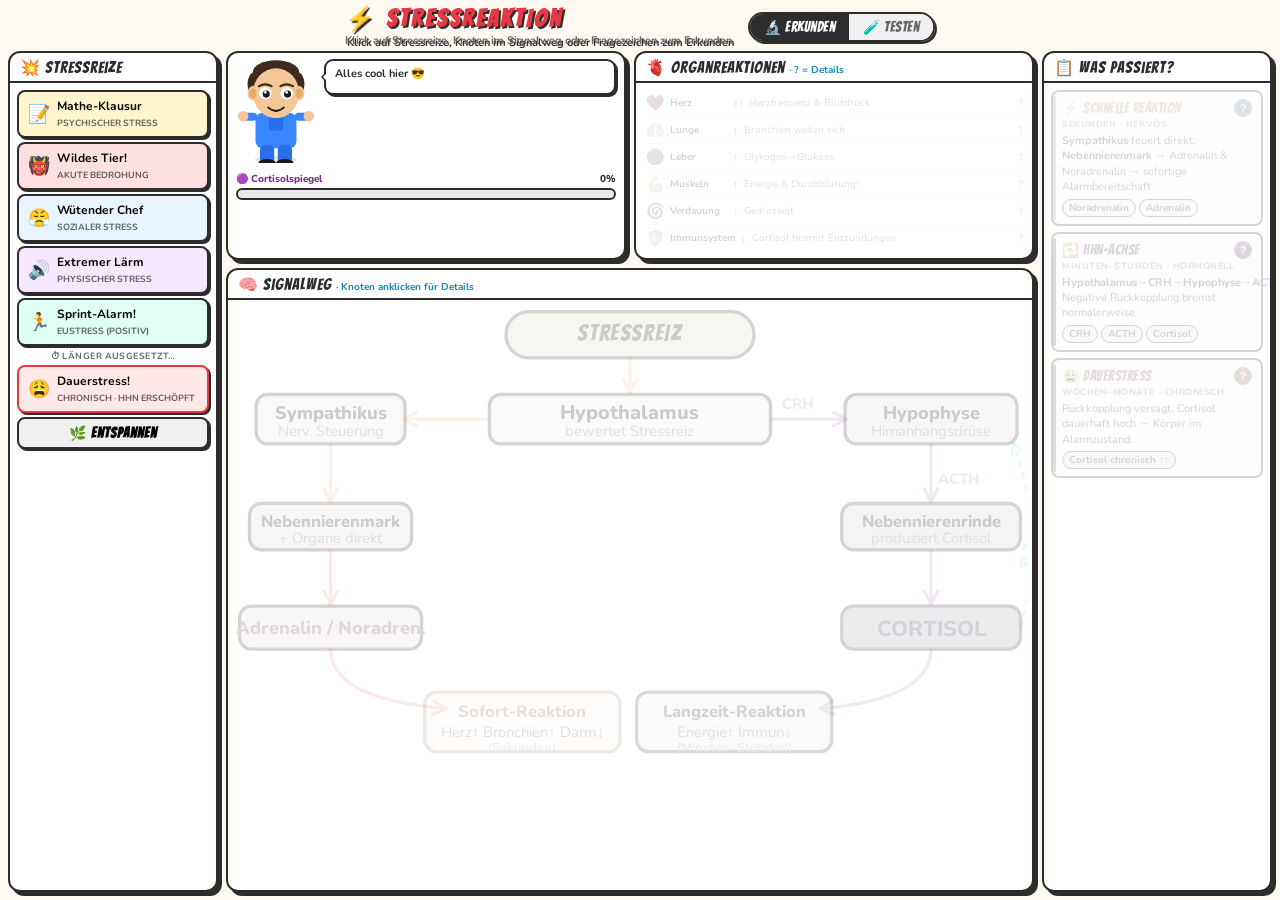
<file: stressreaktion/index.htm>
<!DOCTYPE html>
<html lang="de">
<head>
<meta charset="UTF-8">
<meta name="viewport" content="width=device-width, initial-scale=1.0">
<title>Stressreaktion</title>
<link href="https://fonts.googleapis.com/css2?family=Bangers&family=Nunito:wght@400;700;800&display=swap" rel="stylesheet">
<style>
:root{
  --bg:#fef9f0;--panel:#fff;--border:#2d2d2d;--muted:#666;
  --orange:#f4831f;--red:#e63946;--purple:#7b2d8b;--green:#06d6a0;--yellow:#ffd166;--blue:#118ab2;
  --shadow:4px 4px 0 #2d2d2d;
}
*{box-sizing:border-box;margin:0;padding:0;}
body{font-family:'Nunito',sans-serif;background:var(--bg);background-image:radial-gradient(circle,#00000007 1px,transparent 1px);background-size:18px 18px;color:var(--border);height:100vh;overflow:hidden;display:flex;flex-direction:column;}

/* ── HEADER ── */
header{display:flex;align-items:center;justify-content:center;gap:16px;padding:5px 12px 3px;flex-shrink:0;position:relative;}
h1{font-family:'Bangers',cursive;font-size:24px;letter-spacing:3px;color:var(--red);text-shadow:2px 2px 0 #2d2d2d;}
h1 span{font-size:11px;font-family:'Nunito',sans-serif;font-weight:700;color:var(--muted);letter-spacing:0;display:block;text-align:center;}

/* mode toggle */
.mode-toggle{display:flex;border:2px solid var(--border);border-radius:20px;overflow:hidden;box-shadow:2px 2px 0 var(--border);flex-shrink:0;}
.mode-btn{padding:5px 14px;font-family:'Bangers',cursive;font-size:14px;letter-spacing:.5px;cursor:pointer;border:none;background:#f0f0f0;color:var(--muted);transition:background .2s,color .2s;}
.mode-btn.active{background:var(--border);color:#fff;}

/* ── GRID ── */
.grid{display:grid;grid-template-columns:210px 1fr 230px;gap:8px;padding:0 8px 8px;flex:1;min-height:0;}

/* ── PANELS ── */
.panel{background:var(--panel);border:2px solid var(--border);border-radius:12px;box-shadow:var(--shadow);display:flex;flex-direction:column;overflow:hidden;min-height:0;}
.ph{font-family:'Bangers',cursive;font-size:16px;letter-spacing:1px;padding:5px 10px 4px;border-bottom:2px solid var(--border);flex-shrink:0;}
.pb{padding:7px;overflow-y:auto;flex:1;min-height:0;}
.pb::-webkit-scrollbar{width:3px;}.pb::-webkit-scrollbar-thumb{background:#ccc;border-radius:2px;}

/* ── STRESSOR BUTTONS ── */
.sbtn{width:100%;display:flex;align-items:center;gap:7px;padding:6px 9px;margin-bottom:4px;border:2px solid var(--border);border-radius:8px;font-family:'Nunito',sans-serif;font-size:12px;font-weight:700;cursor:pointer;box-shadow:2px 2px 0 var(--border);transition:transform .1s,box-shadow .1s;text-align:left;}
.sbtn:hover{transform:translate(-1px,-1px);box-shadow:3px 3px 0 var(--border);}
.sbtn:active{transform:translate(2px,2px);box-shadow:0 0 0 var(--border);}
.sbtn .ico{font-size:18px;}.sbtn .nm{font-size:12px;line-height:1.2;}.sbtn .tp{font-size:9px;opacity:.6;font-weight:700;text-transform:uppercase;}
.sbtn-reset{background:#f0f0f0;justify-content:center;font-family:'Bangers',cursive;font-size:14px;letter-spacing:1px;}

/* ── CENTRE ── */
.center-col{display:flex;flex-direction:column;gap:8px;min-height:0;}
.top-row{display:grid;grid-template-columns:1fr 1fr;gap:8px;flex-shrink:0;}

/* character box */
.char-box{background:var(--panel);border:2px solid var(--border);border-radius:12px;box-shadow:var(--shadow);position:relative;overflow:hidden;display:flex;flex-direction:column;align-items:center;padding:6px 8px 5px;}
.char-row{display:flex;align-items:flex-end;gap:8px;width:100%;}
.char-wrap{display:inline-block;}
.char-wrap.shake{animation:cShake .4s ease infinite;}
.char-wrap.tremble{animation:cTremble .15s ease infinite;}
@keyframes cShake{0%,100%{transform:translateX(0) rotate(0)}25%{transform:translateX(-3px) rotate(-2deg)}75%{transform:translateX(3px) rotate(2deg)}}
@keyframes cTremble{0%,100%{transform:translateX(0)}50%{transform:translateX(2px)}}
.bubble{flex:1;background:#fff;border:2px solid var(--border);border-radius:9px;padding:5px 9px;font-size:11px;font-weight:700;line-height:1.4;min-height:36px;position:relative;box-shadow:2px 2px 0 var(--border);align-self:flex-start;margin-bottom:4px;}
.bubble::before{content:'';position:absolute;left:-9px;top:12px;border:4px solid transparent;border-right-color:var(--border);}
.bubble::after{content:'';position:absolute;left:-6px;top:13px;border:3px solid transparent;border-right-color:#fff;z-index:1;}
.cortisol-meter{width:100%;margin-top:3px;}
.cortisol-label{display:flex;justify-content:space-between;font-size:10px;font-weight:800;margin-bottom:2px;}
.cortisol-label span:first-child{color:var(--purple);}
.cbar-track{height:12px;background:#e8e8e8;border:2px solid var(--border);border-radius:6px;overflow:hidden;}
.cbar-fill{height:100%;border-radius:4px;background:linear-gradient(90deg,#9b59b6,var(--purple));width:0%;transition:width 1s cubic-bezier(.34,1.56,.64,1);}
.badge-row{display:flex;gap:3px;flex-wrap:wrap;margin-top:3px;width:100%;}
.badge{font-size:9px;font-weight:700;padding:1px 6px;border-radius:20px;border:1.5px solid var(--border);opacity:0;transform:translateY(3px);transition:opacity .3s,transform .3s;}
.badge.show{opacity:1;transform:translateY(0);}
.badge-s{background:#ffe0b2;}.badge-a{background:#ffcdd2;}.badge-c{background:#e1bee7;}.badge-h{background:#c8e6c9;}
.flash-layer{position:absolute;inset:0;pointer-events:none;}
.flash{position:absolute;inset:0;background:var(--yellow);opacity:0;animation:flashAnim .5s ease;border-radius:10px;}
@keyframes flashAnim{0%{opacity:.5}100%{opacity:0}}
.danger-ring{position:absolute;inset:-2px;border-radius:12px;pointer-events:none;opacity:0;box-shadow:inset 0 0 0 3px var(--red);transition:opacity .4s;}
.danger-ring.on{opacity:1;animation:dangerPulse 1s ease infinite;}
@keyframes dangerPulse{0%,100%{box-shadow:inset 0 0 0 3px var(--red)}50%{box-shadow:inset 0 0 0 5px #ff6b6b}}

/* organ rows */
.orow{display:flex;align-items:center;gap:5px;padding:3px 2px;border-bottom:1px dashed #e0e0e0;font-size:11px;opacity:.2;filter:grayscale(80%);transition:opacity .4s,filter .4s;cursor:pointer;border-radius:4px;}
.orow:last-child{border:none;}
.orow.on{opacity:1;filter:grayscale(0%);}
.orow:hover{background:#f5f5f5;}
.orow .oi{font-size:15px;width:20px;text-align:center;}
.orow .on2{font-weight:700;min-width:58px;font-size:10px;}
.orow .arr{font-weight:800;}.arr-up{color:var(--red);}.arr-dn{color:var(--blue);}
.orow .oe{color:var(--muted);font-size:10px;}
.orow .qmark{margin-left:auto;font-size:11px;color:var(--blue);font-weight:800;opacity:.5;}
.orow.on .qmark{opacity:1;}

/* flow diagram */
.flow-panel{flex:1;min-height:0;}
.fn{opacity:.2;transition:opacity .4s,filter .4s;filter:grayscale(80%);}
.fn.on{opacity:1;filter:grayscale(0%);}
.fn.clickable{cursor:pointer;}
.fn.clickable:hover rect,.fn.clickable:hover ellipse{filter:brightness(0.92);}
.fa{opacity:.1;transition:opacity .4s;}.fa.on{opacity:1;}
.fl{opacity:.1;transition:opacity .4s;font-family:'Nunito',sans-serif;font-weight:800;}.fl.on{opacity:1;}
@keyframes nodePulse{0%,100%{filter:drop-shadow(0 0 0 transparent)}50%{filter:drop-shadow(0 0 5px #7b2d8b)}}
.fn.pulse{animation:nodePulse 1.2s ease infinite;}

/* right panel */
.phase-card{border:2px solid var(--border);border-radius:8px;padding:7px 9px;margin-bottom:6px;opacity:.2;filter:grayscale(70%);transition:opacity .5s,filter .5s,box-shadow .3s,transform .3s;position:relative;}
.phase-card::before{content:'';position:absolute;left:0;top:4px;bottom:4px;width:3px;border-radius:2px;}
.phase-card.on{opacity:1;filter:grayscale(0%);box-shadow:2px 2px 0 var(--border);transform:translateX(2px);}
.pc-schnell{background:#fff8f0;}.pc-schnell::before{background:var(--orange);}
.pc-langsam{background:#faf0ff;}.pc-langsam::before{background:var(--purple);}
.pc-dauer{background:#fff0f0;}.pc-dauer::before{background:var(--red);}
.pc-title{font-family:'Bangers',cursive;font-size:14px;letter-spacing:.5px;margin-bottom:1px;display:flex;align-items:center;gap:6px;}
.pc-time{font-size:9px;font-weight:800;text-transform:uppercase;letter-spacing:.06em;opacity:.55;margin-bottom:3px;}
.pc-text{font-size:11px;line-height:1.4;}
.chips{display:flex;gap:3px;flex-wrap:wrap;margin-top:4px;}
.chip{font-size:10px;font-weight:700;padding:1px 6px;border-radius:10px;border:1.5px solid var(--border);}
.chip-o{background:#ffe5cc;}.chip-p{background:#ecdeff;}.chip-r{background:#ffd6d6;}
.pc-qbtn{margin-left:auto;background:var(--blue);color:#fff;border:none;border-radius:50%;width:18px;height:18px;font-size:11px;font-weight:800;cursor:pointer;display:flex;align-items:center;justify-content:center;flex-shrink:0;transition:transform .1s;}
.pc-qbtn:hover{transform:scale(1.2);}
.info-box{background:#f8f8f8;border:2px solid var(--border);border-radius:8px;padding:6px 9px;font-size:11px;line-height:1.5;display:none;margin-top:4px;}
.info-box strong{font-size:13px;font-family:'Bangers',cursive;letter-spacing:.5px;display:block;margin-bottom:2px;}

/* ── POPUP OVERLAY ── */
.popup-overlay{position:fixed;inset:0;background:rgba(0,0,0,.45);z-index:200;display:flex;align-items:center;justify-content:center;opacity:0;pointer-events:none;transition:opacity .2s;}
.popup-overlay.show{opacity:1;pointer-events:all;}
.popup-box{background:#fff;border:3px solid var(--border);border-radius:16px;box-shadow:6px 6px 0 var(--border);max-width:420px;width:90%;padding:20px 22px;position:relative;transform:scale(.92);transition:transform .2s;}
.popup-overlay.show .popup-box{transform:scale(1);}
.popup-close{position:absolute;top:10px;right:12px;background:none;border:none;font-size:20px;cursor:pointer;line-height:1;}
.popup-title{font-family:'Bangers',cursive;font-size:22px;letter-spacing:1px;margin-bottom:4px;}
.popup-sub{font-size:11px;font-weight:700;text-transform:uppercase;letter-spacing:.06em;color:var(--muted);margin-bottom:10px;}
.popup-body{font-size:13px;line-height:1.6;margin-bottom:10px;}
.popup-section{background:#f8f8f8;border-left:3px solid var(--orange);border-radius:0 8px 8px 0;padding:8px 12px;font-size:12px;line-height:1.5;margin-top:8px;}
.popup-section.red{border-color:var(--red);background:#fff5f5;}
.popup-section.purple{border-color:var(--purple);background:#faf5ff;}
.popup-section.green{border-color:var(--green);background:#f0fff8;}
.popup-section-title{font-weight:800;font-size:11px;text-transform:uppercase;letter-spacing:.05em;margin-bottom:3px;}

/* ── TEST MODE ── */
#testMode{display:none;flex:1;flex-direction:column;gap:8px;padding:0 8px 8px;min-height:0;}

.test-layout{display:grid;grid-template-columns:1fr 260px;gap:8px;flex:1;min-height:0;}

/* drag area */
.test-flow-panel{background:var(--panel);border:2px solid var(--border);border-radius:12px;box-shadow:var(--shadow);display:flex;flex-direction:column;overflow:hidden;min-height:0;}

/* word bank */
.word-bank{background:var(--panel);border:2px solid var(--border);border-radius:12px;box-shadow:var(--shadow);padding:10px;display:flex;flex-direction:column;gap:8px;}
.word-bank-title{font-family:'Bangers',cursive;font-size:16px;letter-spacing:1px;border-bottom:2px solid var(--border);padding-bottom:6px;margin-bottom:2px;}
.word-chips{display:flex;flex-wrap:wrap;gap:6px;}
.wchip{padding:5px 12px;border:2px solid var(--border);border-radius:20px;font-size:12px;font-weight:700;cursor:pointer;background:#f8f8f8;box-shadow:2px 2px 0 var(--border);transition:transform .1s,box-shadow .1s,opacity .2s;}
.wchip:hover{transform:translate(-1px,-1px);box-shadow:3px 3px 0 var(--border);}
.wchip.used{opacity:.3;pointer-events:none;}
.wchip.correct{background:#d4f7e7;border-color:var(--green);color:var(--green);}
.wchip.wrong{background:#ffd6d6;border-color:var(--red);color:var(--red);opacity:1;pointer-events:all;}

/* blank fields in SVG */
.blank-field{cursor:pointer;}
.blank-field rect{transition:fill .2s;}
.blank-field:hover rect{fill:#e8f4ff !important;}
.blank-field.filled rect{fill:#e8f4ff !important;}
.blank-field.correct rect{fill:#d4f7e7 !important;}
.blank-field.wrong rect{fill:#ffd6d6 !important;}

/* score panel */
.score-panel{background:var(--panel);border:2px solid var(--border);border-radius:12px;box-shadow:var(--shadow);padding:8px 12px;display:flex;align-items:center;gap:12px;flex-shrink:0;}
.score-num{font-family:'Bangers',cursive;font-size:28px;color:var(--purple);}
.score-label{font-size:11px;font-weight:700;color:var(--muted);}
.score-feedback{font-size:12px;font-weight:700;flex:1;text-align:right;}
.test-btn{padding:6px 14px;border:2px solid var(--border);border-radius:8px;font-family:'Bangers',cursive;font-size:14px;letter-spacing:.5px;cursor:pointer;box-shadow:2px 2px 0 var(--border);transition:transform .1s;}
.test-btn:hover{transform:translate(-1px,-1px);}
.test-btn:active{transform:translate(1px,1px);box-shadow:0 0 0;}
.test-btn-check{background:#ffd166;}
.test-btn-reset{background:#f0f0f0;}

/* selected word for placing */
.selected-chip{outline:3px solid var(--blue);outline-offset:2px;}

/* comic pop */
.cpop{position:fixed;font-family:'Bangers',cursive;font-size:42px;letter-spacing:2px;pointer-events:none;z-index:999;animation:cpopAnim .9s ease-out forwards;text-shadow:3px 3px 0 #2d2d2d;}
@keyframes cpopAnim{0%{opacity:1;transform:scale(.5) rotate(-10deg)}30%{opacity:1;transform:scale(1.2) rotate(4deg)}100%{opacity:0;transform:scale(1.4) translateY(-50px) rotate(-3deg)}}
</style>
</head>
<body>

<header>
  <div>
    <h1>⚡ STRESSREAKTION</h1>
    <h1><span>Klick auf Stressreize, Knoten im Signalweg oder Fragezeichen zum Erkunden</span></h1>
  </div>
  <div class="mode-toggle">
    <button class="mode-btn active" id="btnExplore" onclick="setMode('explore')">🔬 Erkunden</button>
    <button class="mode-btn" id="btnTest" onclick="setMode('test')">🧪 Testen</button>
  </div>
</header>

<!-- ══════════════ EXPLORE MODE ══════════════ -->
<div class="grid" id="exploreMode">

<!-- LEFT: stressors -->
<div class="panel">
  <div class="ph">💥 Stressreize</div>
  <div class="pb">
    <button class="sbtn" style="background:#fff5cc" onclick="go('pruefung')"><span class="ico">📝</span><span><span class="nm">Mathe-Klausur</span><br><span class="tp">Psychischer Stress</span></span></button>
    <button class="sbtn" style="background:#ffe0e0" onclick="go('monster')"><span class="ico">👹</span><span><span class="nm">Wildes Tier!</span><br><span class="tp">Akute Bedrohung</span></span></button>
    <button class="sbtn" style="background:#e8f4ff" onclick="go('chef')"><span class="ico">😤</span><span><span class="nm">Wütender Chef</span><br><span class="tp">Sozialer Stress</span></span></button>
    <button class="sbtn" style="background:#f5e8ff" onclick="go('laerm')"><span class="ico">🔊</span><span><span class="nm">Extremer Lärm</span><br><span class="tp">Physischer Stress</span></span></button>
    <button class="sbtn" style="background:#e0fff4" onclick="go('sport')"><span class="ico">🏃</span><span><span class="nm">Sprint-Alarm!</span><br><span class="tp">Eustress (positiv)</span></span></button>
    <div style="font-size:9px;font-weight:700;text-transform:uppercase;letter-spacing:.05em;color:var(--muted);text-align:center;margin:3px 0">⏱ Länger ausgesetzt…</div>
    <button class="sbtn" style="background:#ffe8e8;border-color:var(--red)" onclick="go('dauer')"><span class="ico">😩</span><span><span class="nm">Dauerstress!</span><br><span class="tp">Chronisch · HHN erschöpft</span></span></button>
    <button class="sbtn sbtn-reset" onclick="doReset()">🌿 Entspannen</button>
  </div>
</div>

<!-- CENTRE -->
<div class="center-col">
  <div class="top-row">
    <!-- Character -->
    <div class="char-box">
      <div class="danger-ring" id="dring"></div>
      <div class="flash-layer" id="flashLayer"></div>
      <div class="char-row">
        <div class="char-wrap" id="charWrap">
          <svg id="charSvg" width="80" height="104" viewBox="0 0 90 116"></svg>
        </div>
        <div class="bubble" id="bubble">Alles cool hier 😎</div>
      </div>
      <div class="cortisol-meter">
        <div class="cortisol-label"><span>🟣 Cortisolspiegel</span><span id="cortPct">0%</span></div>
        <div class="cbar-track"><div class="cbar-fill" id="cortBar"></div></div>
      </div>
      <div class="badge-row">
        <span class="badge badge-s" id="bSym">⚡ Sympathikus</span>
        <span class="badge badge-a" id="bAdr">🔴 Adrenalin↑</span>
        <span class="badge badge-c" id="bCor">🟣 Cortisol↑</span>
        <span class="badge badge-h" id="bHHN">🔁 HHN-Achse</span>
      </div>
    </div>

    <!-- Organs -->
    <div class="panel">
      <div class="ph">🫀 Organreaktionen <span style="font-family:'Nunito';font-size:10px;font-weight:700;color:var(--blue);letter-spacing:0">· ? = Details</span></div>
      <div class="pb">
        <div class="orow" id="or-herz" onclick="showOrganPopup('herz')"><span class="oi">❤️</span><span class="on2">Herz</span><span class="arr arr-up">↑↑</span><span class="oe">Herzfrequenz &amp; Blutdruck</span><span class="qmark">?</span></div>
        <div class="orow" id="or-lunge" onclick="showOrganPopup('lunge')"><span class="oi">🫁</span><span class="on2">Lunge</span><span class="arr arr-up">↑</span><span class="oe">Bronchien weiten sich</span><span class="qmark">?</span></div>
        <div class="orow" id="or-leber" onclick="showOrganPopup('leber')"><span class="oi">🟤</span><span class="on2">Leber</span><span class="arr arr-up">↑</span><span class="oe">Glykogen→Glukose</span><span class="qmark">?</span></div>
        <div class="orow" id="or-muskel" onclick="showOrganPopup('muskel')"><span class="oi">💪</span><span class="on2">Muskeln</span><span class="arr arr-up">↑</span><span class="oe">Energie &amp; Durchblutung↑</span><span class="qmark">?</span></div>
        <div class="orow" id="or-darm" onclick="showOrganPopup('darm')"><span class="oi">🌀</span><span class="on2">Verdauung</span><span class="arr arr-dn">↓</span><span class="oe">Gedrosselt</span><span class="qmark">?</span></div>
        <div class="orow" id="or-immun" onclick="showOrganPopup('immun')"><span class="oi">🛡️</span><span class="on2">Immunsystem</span><span class="arr arr-dn">↓</span><span class="oe">Cortisol hemmt Entzündungen</span><span class="qmark">?</span></div>
      </div>
    </div>
  </div>

  <!-- Flow diagram -->
  <div class="panel flow-panel">
    <div class="ph">🧠 Signalweg <span style="font-family:'Nunito';font-size:10px;font-weight:700;color:var(--blue);letter-spacing:0">· Knoten anklicken für Details</span></div>
    <div class="pb" style="padding:5px">
<svg id="flow-svg" viewBox="0 0 480 280" xmlns="http://www.w3.org/2000/svg">
  <defs>
    <marker id="mo" viewBox="0 0 10 10" refX="8" refY="5" markerWidth="5" markerHeight="5" orient="auto"><path d="M1 1L9 5L1 9" fill="none" stroke="#f4831f" stroke-width="2" stroke-linecap="round"/></marker>
    <marker id="mp" viewBox="0 0 10 10" refX="8" refY="5" markerWidth="5" markerHeight="5" orient="auto"><path d="M1 1L9 5L1 9" fill="none" stroke="#7b2d8b" stroke-width="2" stroke-linecap="round"/></marker>
    <marker id="mr" viewBox="0 0 10 10" refX="8" refY="5" markerWidth="5" markerHeight="5" orient="auto"><path d="M1 1L9 5L1 9" fill="none" stroke="#e63946" stroke-width="2" stroke-linecap="round"/></marker>
    <marker id="mg" viewBox="0 0 10 10" refX="8" refY="5" markerWidth="5" markerHeight="5" orient="auto"><path d="M1 1L9 5L1 9" fill="none" stroke="#06d6a0" stroke-width="2" stroke-linecap="round"/></marker>
  </defs>
  <g class="fn clickable" id="fn-str" onclick="showNodePopup('stressor')"><rect x="165" y="4" width="150" height="28" rx="14" fill="#ffd166" stroke="#2d2d2d" stroke-width="2"/><text x="240" y="22" text-anchor="middle" font-family="Bangers,cursive" font-size="14" letter-spacing="1">STRESSREIZ</text></g>
  <line class="fa" id="fa-1" x1="240" y1="32" x2="240" y2="52" stroke="#f4831f" stroke-width="2" marker-end="url(#mo)"/>
  <g class="fn clickable" id="fn-hypo" onclick="showNodePopup('hypothalamus')"><rect x="155" y="54" width="170" height="30" rx="7" fill="#ffe5b4" stroke="#2d2d2d" stroke-width="2"/><text x="240" y="69" text-anchor="middle" font-family="Nunito,sans-serif" font-size="12" font-weight="800">Hypothalamus</text><text x="240" y="79" text-anchor="middle" font-family="Nunito,sans-serif" font-size="9" fill="#666">bewertet Stressreiz</text></g>
  <line class="fa" id="fa-2a" x1="155" y1="69" x2="104" y2="69" stroke="#f4831f" stroke-width="2" marker-end="url(#mo)"/>
  <line class="fa" id="fa-2b" x1="325" y1="69" x2="370" y2="69" stroke="#7b2d8b" stroke-width="2" marker-end="url(#mp)"/>
  <text class="fl" id="fl-crh" x="332" y="63" font-size="9" fill="#7b2d8b">CRH</text>
  <g class="fn clickable" id="fn-sym" onclick="showNodePopup('sympathikus')"><rect x="14" y="54" width="90" height="30" rx="7" fill="#ffe0b2" stroke="#2d2d2d" stroke-width="2"/><text x="59" y="69" text-anchor="middle" font-family="Nunito,sans-serif" font-size="11" font-weight="800">Sympathikus</text><text x="59" y="79" text-anchor="middle" font-family="Nunito,sans-serif" font-size="9" fill="#666">Nerv. Steuerung</text></g>
  <line class="fa" id="fa-3a" x1="59" y1="84" x2="59" y2="118" stroke="#f4831f" stroke-width="2" marker-end="url(#mo)"/>
  <g class="fn clickable" id="fn-nnm" onclick="showNodePopup('nnmark')"><rect x="10" y="120" width="98" height="28" rx="7" fill="#ffd6a5" stroke="#2d2d2d" stroke-width="2"/><text x="59" y="134" text-anchor="middle" font-family="Nunito,sans-serif" font-size="10" font-weight="800">Nebennierenmark</text><text x="59" y="144" text-anchor="middle" font-family="Nunito,sans-serif" font-size="9" fill="#666">+ Organe direkt</text></g>
  <line class="fa" id="fa-4a" x1="59" y1="148" x2="59" y2="180" stroke="#e63946" stroke-width="2" marker-end="url(#mr)"/>
  <g class="fn clickable" id="fn-adr" onclick="showNodePopup('adrenalin')"><rect x="4" y="182" width="110" height="26" rx="7" fill="#ffcdd2" stroke="#2d2d2d" stroke-width="2"/><text x="59" y="199" text-anchor="middle" font-family="Nunito,sans-serif" font-size="11" font-weight="800" fill="#c62828">Adrenalin / Noradren.</text></g>
  <path class="fa" id="fa-5a" d="M59 208 Q59 238 128 244" stroke="#e63946" stroke-width="2" fill="none" marker-end="url(#mr)"/>
  <g class="fn clickable" id="fn-hyph" onclick="showNodePopup('hypophyse')"><rect x="370" y="54" width="104" height="30" rx="7" fill="#e8d5f5" stroke="#2d2d2d" stroke-width="2"/><text x="422" y="69" text-anchor="middle" font-family="Nunito,sans-serif" font-size="11" font-weight="800">Hypophyse</text><text x="422" y="79" text-anchor="middle" font-family="Nunito,sans-serif" font-size="9" fill="#666">Hirnanhangsdrüse</text></g>
  <line class="fa" id="fa-3b" x1="422" y1="84" x2="422" y2="118" stroke="#7b2d8b" stroke-width="2" marker-end="url(#mp)"/>
  <text class="fl" id="fl-acth" x="426" y="108" font-size="9" fill="#7b2d8b">ACTH</text>
  <g class="fn clickable" id="fn-nnr" onclick="showNodePopup('nnrinde')"><rect x="368" y="120" width="108" height="28" rx="7" fill="#e1bee7" stroke="#2d2d2d" stroke-width="2"/><text x="422" y="134" text-anchor="middle" font-family="Nunito,sans-serif" font-size="10" font-weight="800">Nebennierenrinde</text><text x="422" y="144" text-anchor="middle" font-family="Nunito,sans-serif" font-size="9" fill="#666">produziert Cortisol</text></g>
  <line class="fa" id="fa-4b" x1="422" y1="148" x2="422" y2="180" stroke="#7b2d8b" stroke-width="2" marker-end="url(#mp)"/>
  <g class="fn clickable" id="fn-cor" onclick="showNodePopup('cortisol')"><rect x="368" y="182" width="108" height="26" rx="7" fill="#ce93d8" stroke="#2d2d2d" stroke-width="2"/><text x="422" y="200" text-anchor="middle" font-family="Nunito,sans-serif" font-size="13" font-weight="800" fill="#4a148c">CORTISOL</text></g>
  <path class="fa" id="fa-5b" d="M422 208 Q422 238 356 244" stroke="#7b2d8b" stroke-width="2" fill="none" marker-end="url(#mp)"/>
  <path class="fa" id="fa-fb" d="M476 195 Q492 140 472 84" stroke="#06d6a0" stroke-width="1.5" stroke-dasharray="4 3" fill="none" marker-end="url(#mg)"/>
  <text class="fl" id="fl-fb" x="477" y="148" font-size="9" fill="#06d6a0">neg.</text>
  <text class="fl" id="fl-fb2" x="475" y="159" font-size="9" fill="#06d6a0">RK</text>
  <g class="fn clickable" id="fn-schnell" onclick="showNodePopup('sofort')"><rect x="116" y="234" width="118" height="36" rx="7" fill="#fff3e0" stroke="#f4831f" stroke-width="2"/><text x="175" y="249" text-anchor="middle" font-family="Nunito,sans-serif" font-size="10" font-weight="800" fill="#e65100">Sofort-Reaktion</text><text x="175" y="261" text-anchor="middle" font-family="Nunito,sans-serif" font-size="9" fill="#666">Herz↑ Bronchien↑ Darm↓</text><text x="175" y="270" text-anchor="middle" font-family="Nunito,sans-serif" font-size="8" fill="#999">(Sekunden)</text></g>
  <g class="fn clickable" id="fn-langsam" onclick="showNodePopup('langzeit')"><rect x="244" y="234" width="118" height="36" rx="7" fill="#f3e5f5" stroke="#7b2d8b" stroke-width="2"/><text x="303" y="249" text-anchor="middle" font-family="Nunito,sans-serif" font-size="10" font-weight="800" fill="#4a148c">Langzeit-Reaktion</text><text x="303" y="261" text-anchor="middle" font-family="Nunito,sans-serif" font-size="9" fill="#666">Energie↑ Immun↓</text><text x="303" y="270" text-anchor="middle" font-family="Nunito,sans-serif" font-size="8" fill="#999">(Minuten–Stunden)</text></g>
</svg>
    </div>
  </div>
</div>

<!-- RIGHT: phase cards -->
<div class="panel">
  <div class="ph">📋 Was passiert?</div>
  <div class="pb">
    <div id="phaseContainer">
      <div class="phase-card pc-schnell" id="pc-schnell">
        <div class="pc-title" style="color:var(--orange)">⚡ Schnelle Reaktion<button class="pc-qbtn" onclick="showPhasePopup('schnell')">?</button></div>
        <div class="pc-time">Sekunden · nervös</div>
        <div class="pc-text"><b>Sympathikus</b> feuert direkt. <b>Nebennierenmark</b> → Adrenalin &amp; Noradrenalin → sofortige Alarmbereitschaft.</div>
        <div class="chips"><span class="chip chip-o">Noradrenalin</span><span class="chip chip-o">Adrenalin</span></div>
      </div>
      <div class="phase-card pc-langsam" id="pc-langsam">
        <div class="pc-title" style="color:var(--purple)">🔁 HHN-Achse<button class="pc-qbtn" onclick="showPhasePopup('langsam')" style="background:var(--purple)">?</button></div>
        <div class="pc-time">Minuten–Stunden · hormonell</div>
        <div class="pc-text"><b>Hypothalamus→CRH→Hypophyse→ACTH→Nebennierenrinde→Cortisol</b>. Negative Rückkopplung bremst normalerweise.</div>
        <div class="chips"><span class="chip chip-p">CRH</span><span class="chip chip-p">ACTH</span><span class="chip chip-p">Cortisol</span></div>
      </div>
      <div class="phase-card pc-dauer" id="pc-dauer">
        <div class="pc-title" style="color:var(--red)">😩 Dauerstress<button class="pc-qbtn" onclick="showPhasePopup('dauer')" style="background:var(--red)">?</button></div>
        <div class="pc-time">Wochen–Monate · chronisch</div>
        <div class="pc-text">Rückkopplung versagt. Cortisol dauerhaft hoch → Körper im Alarmzustand.</div>
        <div class="chips"><span class="chip chip-r">Cortisol chronisch ↑↑</span></div>
      </div>
    </div>
    <div class="info-box" id="infoBox"><strong id="infoTitle"></strong><span id="infoText"></span></div>
  </div>
</div>

</div><!-- end explore grid -->


<!-- ══════════════ TEST MODE ══════════════ -->
<div id="testMode">
  <div class="test-layout">

    <!-- Flow with blanks -->
    <div class="test-flow-panel">
      <div class="ph">🧪 Fülle den Signalweg aus – klick zuerst einen Begriff, dann das leere Feld</div>
      <div class="pb" style="padding:8px">
<svg id="test-svg" viewBox="0 0 520 320" xmlns="http://www.w3.org/2000/svg">
  <defs>
    <marker id="tmo" viewBox="0 0 10 10" refX="8" refY="5" markerWidth="5" markerHeight="5" orient="auto"><path d="M1 1L9 5L1 9" fill="none" stroke="#aaa" stroke-width="2" stroke-linecap="round"/></marker>
  </defs>
  <!-- static arrows -->
  <line x1="260" y1="36" x2="260" y2="58" stroke="#aaa" stroke-width="2" marker-end="url(#tmo)"/>
  <line x1="175" y1="74" x2="120" y2="74" stroke="#aaa" stroke-width="2" marker-end="url(#tmo)"/>
  <line x1="345" y1="74" x2="390" y2="74" stroke="#aaa" stroke-width="2" marker-end="url(#tmo)"/>
  <line x1="74" y1="96" x2="74" y2="128" stroke="#aaa" stroke-width="2" marker-end="url(#tmo)"/>
  <line x1="74" y1="164" x2="74" y2="196" stroke="#aaa" stroke-width="2" marker-end="url(#tmo)"/>
  <line x1="74" y1="230" x2="74" y2="256" stroke="#aaa" stroke-width="2" marker-end="url(#tmo)"/>
  <line x1="440" y1="96" x2="440" y2="128" stroke="#aaa" stroke-width="2" marker-end="url(#tmo)"/>
  <line x1="440" y1="164" x2="440" y2="196" stroke="#aaa" stroke-width="2" marker-end="url(#tmo)"/>
  <line x1="440" y1="230" x2="440" y2="256" stroke="#aaa" stroke-width="2" marker-end="url(#tmo)"/>
  <path d="M74 270 Q74 298 148 302" stroke="#aaa" stroke-width="2" fill="none" marker-end="url(#tmo)"/>
  <path d="M440 270 Q440 298 374 302" stroke="#aaa" stroke-width="2" fill="none" marker-end="url(#tmo)"/>
  <path d="M496 260 Q512 190 494 100" stroke="#06d6a0" stroke-width="1.5" stroke-dasharray="4 3" fill="none" marker-end="url(#tmo)"/>
  <text x="498" y="192" font-size="9" fill="#06d6a0" font-family="Nunito,sans-serif" font-weight="800">neg.</text>
  <text x="496" y="203" font-size="9" fill="#06d6a0" font-family="Nunito,sans-serif" font-weight="800">RK</text>
  <!-- CRH / ACTH labels -->
  <text x="352" y="68" font-size="9" fill="#7b2d8b" font-family="Nunito,sans-serif" font-weight="800">CRH</text>
  <text x="444" y="118" font-size="9" fill="#7b2d8b" font-family="Nunito,sans-serif" font-weight="800">ACTH</text>

  <!-- BLANK 1: STRESSREIZ (static, shown) -->
  <g><rect x="180" y="6" width="160" height="28" rx="14" fill="#ffd166" stroke="#2d2d2d" stroke-width="2"/><text x="260" y="24" text-anchor="middle" font-family="Bangers,cursive" font-size="14" letter-spacing="1">STRESSREIZ</text></g>

  <!-- BLANK 2: Hypothalamus -->
  <g class="blank-field" id="tb-hypo" onclick="placeWord('hypo')" data-answer="Hypothalamus">
    <rect x="175" y="60" width="170" height="30" rx="7" fill="#f0f0f0" stroke="#aaa" stroke-width="2" stroke-dasharray="5 3"/>
    <text x="260" y="80" text-anchor="middle" font-family="Nunito,sans-serif" font-size="11" fill="#aaa" id="tbl-hypo">① ?</text>
  </g>

  <!-- BLANK 3: Sympathikus -->
  <g class="blank-field" id="tb-sym" onclick="placeWord('sym')" data-answer="Sympathikus">
    <rect x="24" y="60" width="100" height="30" rx="7" fill="#f0f0f0" stroke="#aaa" stroke-width="2" stroke-dasharray="5 3"/>
    <text x="74" y="80" text-anchor="middle" font-family="Nunito,sans-serif" font-size="11" fill="#aaa" id="tbl-sym">② ?</text>
  </g>

  <!-- BLANK 4: Hypophyse -->
  <g class="blank-field" id="tb-hyph" onclick="placeWord('hyph')" data-answer="Hypophyse">
    <rect x="390" y="60" width="100" height="30" rx="7" fill="#f0f0f0" stroke="#aaa" stroke-width="2" stroke-dasharray="5 3"/>
    <text x="440" y="80" text-anchor="middle" font-family="Nunito,sans-serif" font-size="11" fill="#aaa" id="tbl-hyph">③ ?</text>
  </g>

  <!-- BLANK 5: Nebennierenmark -->
  <g class="blank-field" id="tb-nnm" onclick="placeWord('nnm')" data-answer="Nebennierenmark">
    <rect x="24" y="130" width="100" height="28" rx="7" fill="#f0f0f0" stroke="#aaa" stroke-width="2" stroke-dasharray="5 3"/>
    <text x="74" y="149" text-anchor="middle" font-family="Nunito,sans-serif" font-size="11" fill="#aaa" id="tbl-nnm">④ ?</text>
  </g>

  <!-- BLANK 6: Nebennierenrinde -->
  <g class="blank-field" id="tb-nnr" onclick="placeWord('nnr')" data-answer="Nebennierenrinde">
    <rect x="390" y="130" width="100" height="28" rx="7" fill="#f0f0f0" stroke="#aaa" stroke-width="2" stroke-dasharray="5 3"/>
    <text x="440" y="149" text-anchor="middle" font-family="Nunito,sans-serif" font-size="11" fill="#aaa" id="tbl-nnr">⑤ ?</text>
  </g>

  <!-- BLANK 7: Adrenalin/Noradrenalin -->
  <g class="blank-field" id="tb-adr" onclick="placeWord('adr')" data-answer="Adrenalin">
    <rect x="14" y="196" width="120" height="28" rx="7" fill="#f0f0f0" stroke="#aaa" stroke-width="2" stroke-dasharray="5 3"/>
    <text x="74" y="215" text-anchor="middle" font-family="Nunito,sans-serif" font-size="11" fill="#aaa" id="tbl-adr">⑥ ?</text>
  </g>

  <!-- BLANK 8: Cortisol -->
  <g class="blank-field" id="tb-cor" onclick="placeWord('cor')" data-answer="Cortisol">
    <rect x="390" y="196" width="100" height="28" rx="7" fill="#f0f0f0" stroke="#aaa" stroke-width="2" stroke-dasharray="5 3"/>
    <text x="440" y="215" text-anchor="middle" font-family="Nunito,sans-serif" font-size="11" fill="#aaa" id="tbl-cor">⑦ ?</text>
  </g>

  <!-- BLANK 9: Sofort-Reaktion -->
  <g class="blank-field" id="tb-sofort" onclick="placeWord('sofort')" data-answer="Sofort-Reaktion">
    <rect x="134" y="256" width="118" height="34" rx="7" fill="#f0f0f0" stroke="#aaa" stroke-width="2" stroke-dasharray="5 3"/>
    <text x="193" y="278" text-anchor="middle" font-family="Nunito,sans-serif" font-size="11" fill="#aaa" id="tbl-sofort">⑧ ?</text>
  </g>

  <!-- BLANK 10: Langzeit-Reaktion -->
  <g class="blank-field" id="tb-lang" onclick="placeWord('lang')" data-answer="Langzeit-Reaktion">
    <rect x="262" y="256" width="118" height="34" rx="7" fill="#f0f0f0" stroke="#aaa" stroke-width="2" stroke-dasharray="5 3"/>
    <text x="321" y="278" text-anchor="middle" font-family="Nunito,sans-serif" font-size="11" fill="#aaa" id="tbl-lang">⑨ ?</text>
  </g>
</svg>
      </div>
    </div>

    <!-- Word bank + score -->
    <div style="display:flex;flex-direction:column;gap:8px;min-height:0;">
      <div class="word-bank">
        <div class="word-bank-title">📦 Begriffe</div>
        <div class="word-chips" id="wordBank">
          <span class="wchip" id="wc-hypo" onclick="selectWord('hypo','Hypothalamus')">Hypothalamus</span>
          <span class="wchip" id="wc-sym" onclick="selectWord('sym','Sympathikus')">Sympathikus</span>
          <span class="wchip" id="wc-hyph" onclick="selectWord('hyph','Hypophyse')">Hypophyse</span>
          <span class="wchip" id="wc-nnm" onclick="selectWord('nnm','Nebennierenmark')">Nebennierenmark</span>
          <span class="wchip" id="wc-nnr" onclick="selectWord('nnr','Nebennierenrinde')">Nebennierenrinde</span>
          <span class="wchip" id="wc-adr" onclick="selectWord('adr','Adrenalin')">Adrenalin</span>
          <span class="wchip" id="wc-cor" onclick="selectWord('cor','Cortisol')">Cortisol</span>
          <span class="wchip" id="wc-sofort" onclick="selectWord('sofort','Sofort-Reaktion')">Sofort-Reaktion</span>
          <span class="wchip" id="wc-lang" onclick="selectWord('lang','Langzeit-Reaktion')">Langzeit-Reaktion</span>
        </div>
        <div style="font-size:11px;color:var(--muted);font-weight:600;margin-top:4px;">① Klick auf Begriff → ② Klick auf Feld</div>
      </div>

      <div class="score-panel">
        <div><div class="score-num" id="testScore">0/9</div><div class="score-label">Richtig</div></div>
        <div style="flex:1">
          <div class="score-feedback" id="scoreFeedback"></div>
        </div>
      </div>

      <div style="display:flex;gap:6px;">
        <button class="test-btn test-btn-check" onclick="checkAll()" style="flex:1">✓ Alle prüfen</button>
        <button class="test-btn test-btn-reset" onclick="resetTest()">↺ Neu</button>
      </div>

      <!-- Hint area -->
      <div class="panel" style="flex:1;min-height:0;">
        <div class="ph" style="font-size:14px">💡 Hinweise</div>
        <div class="pb" style="font-size:11px;line-height:1.5;color:var(--muted);" id="testHints">
          Klicke auf einen Begriff in der Begriffe-Box, dann auf das passende leere Feld im Signalweg.<br><br>
          Wenn du dir nicht sicher bist – wechsle kurz zu <b>Erkunden</b> und schau dir den Signalweg an!
        </div>
      </div>
    </div>

  </div>
</div>


<!-- ══════════════ POPUP OVERLAY ══════════════ -->
<div class="popup-overlay" id="popupOverlay" onclick="closePopup(event)">
  <div class="popup-box" id="popupBox">
    <button class="popup-close" onclick="closePopupDirect()">✕</button>
    <div class="popup-title" id="popTitle"></div>
    <div class="popup-sub" id="popSub"></div>
    <div class="popup-body" id="popBody"></div>
    <div id="popExtra"></div>
  </div>
</div>


<script>
// ══════════════════════════════════════════
// POPUP DATA
// ══════════════════════════════════════════
const nodePopups = {
  stressor:{title:'Stressreiz',sub:'Was ist ein Stressreiz?',body:'Ein Stressreiz (Stressor) ist jeder Reiz, den das Gehirn als Bedrohung oder Herausforderung bewertet – körperlich (Verletzung, Lärm), psychisch (Prüfung, Sorgen) oder sozial (Konflikte). Wichtig: Es ist <b>nicht der Reiz selbst</b>, der Stress macht, sondern die <b>Bewertung</b> durch das Gehirn.',extra:[{cls:'',title:'Arten von Stressoren',text:'Physisch: Kälte, Schmerz, Lärm<br>Psychisch: Prüfungen, Zeitdruck<br>Sozial: Konflikte, Isolation<br>Eustress: Sport, Verliebtheit – positiver Stress!'},{cls:'red',title:'Wenn der Stressor nicht aufhört…',text:'Dauerhafter Stress ohne Erholungsphasen erschöpft das gesamte Regulationssystem. Der Körper findet keinen Weg zurück zur Homöostase.'}]},
  hypothalamus:{title:'Hypothalamus',sub:'Schaltzentrale des Stresssystems',body:'Der Hypothalamus ist eine kleine Hirnstruktur, die das vegetative Nervensystem und das Hormonsystem koordiniert. Er empfängt Signale aus Sinnesorganen und Großhirn, bewertet sie und entscheidet: Alarm oder nicht? Er aktiviert <b>zwei parallele Wege</b> gleichzeitig: den schnellen Sympathikus-Weg und die langsame HHN-Achse.',extra:[{cls:'purple',title:'CRH – der Startschuss der HHN-Achse',text:'Bei anhaltendem Stress schüttet der Hypothalamus CRH (Corticotropin-Releasing-Hormon) ins Blut aus – das Signal an die Hypophyse, ACTH zu produzieren.'},{cls:'red',title:'Was passiert wenn der Hypothalamus gestört ist?',text:'Fehlfunktionen können zu dauerhafter Über- oder Unterstimulation der Stressachse führen – mit Folgen für Schlaf, Stimmung, Immunsystem und Stoffwechsel.'}]},
  sympathikus:{title:'Sympathikus',sub:'Das schnelle Nervensystem – Millisekunden',body:'Der Sympathikus ist Teil des vegetativen (autonomen) Nervensystems. Er verbindet das Gehirn direkt über Nervenfasern mit Herz, Lunge, Blutgefäßen und Verdauungsorganen. Seine Botenstoffe an den Zielorganen sind <b>Noradrenalin</b> (als Neurotransmitter). Der Effekt tritt in Millisekunden ein – viel schneller als jedes Hormon.',extra:[{cls:'',title:'Sympathikus vs. Parasympathikus',text:'Der Parasympathikus ist der Gegenspieler: Er aktiviert Erholung und Verdauung (\"Rest and Digest\"). Im Stress überwiegt der Sympathikus; in Ruhe übernimmt der Parasympathikus.'},{cls:'green',title:'Rückkehr zur Ruhe',text:'Sobald der Stressor endet, dämpft der Parasympathikus die Stressreaktion. Regelmäßige Entspannung trainiert diesen Umschaltmechanismus.'}]},
  nnmark:{title:'Nebennierenmark',sub:'Hormonelle Verstärkung der Nervenreaktion',body:'Das Nebennierenmark (die innere Schicht der Nebenniere) ist embryologisch aus Nervengewebe entstanden – es ist quasi ein umgewandeltes Nervenknoten. Auf Signal des Sympathikus schüttet es <b>Adrenalin und Noradrenalin</b> direkt ins Blut aus. Diese wirken wie der Sympathikus, aber systemisch im ganzen Körper und länger anhaltend (Minuten).',extra:[{cls:'',title:'Adrenalin vs. Noradrenalin',text:'Adrenalin wirkt vor allem auf Herz und Stoffwechsel (Herzfrequenz↑, Glukose↑). Noradrenalin verengt stärker die Blutgefäße und erhöht den Blutdruck besonders stark.'},{cls:'red',title:'Ausschüttung bei Gefahr',text:'Bei akuter Bedrohung kann die Adrenalinausschüttung innerhalb von Sekunden die Herzfrequenz verdoppeln und die Muskelkraft deutlich steigern.'}]},
  adrenalin:{title:'Adrenalin & Noradrenalin',sub:'Die Stresshormone der schnellen Reaktion',body:'Adrenalin und Noradrenalin sind Katecholamine – sie binden an adrenerge Rezeptoren in verschiedenen Organen und lösen dort unterschiedliche Reaktionen aus: Herz schlägt schneller und kräftiger, Bronchien weiten sich für mehr Sauerstoff, Muskelgefäße weiten sich, Darmgefäße verengen sich, Leber gibt Glukose ab.',extra:[{cls:'',title:'Warum weitet sich die Pupille?',text:'Adrenalin stimuliert den Musculus dilatator pupillae – die Pupille erweitert sich, um im Notfall mehr Licht ins Auge zu lassen und die Umgebung besser wahrzunehmen.'},{cls:'green',title:'Halbwertszeit',text:'Adrenalin ist nach ca. 2–3 Minuten im Blut abgebaut. Deshalb klingt die akute Stressreaktion schnell ab – sofern der Stressor endet.'}]},
  hypophyse:{title:'Hypophyse',sub:'Hirnanhangsdrüse – Hormonsteuerzentrale',body:'Die Hypophyse (Hirnanhangsdrüse) sitzt direkt unterhalb des Hypothalamus und empfängt dessen Releasing-Hormone. Im Stress reagiert sie auf CRH mit der Ausschüttung von <b>ACTH</b> (Adrenocorticotropes Hormon) ins Blut. ACTH gelangt über den Blutkreislauf zur Nebennierenrinde.',extra:[{cls:'purple',title:'ACTH – Kurier zur Nebennierenrinde',text:'ACTH bindet an Rezeptoren der Nebennierenrinde und stimuliert dort die Synthese und Freisetzung von Cortisol. Je mehr ACTH, desto mehr Cortisol.'},{cls:'red',title:'Negative Rückkopplung',text:'Steigt der Cortisolspiegel im Blut, hemmt Cortisol selbst die Hypophyse (und den Hypothalamus) – ein klassischer negativer Regelkreis, der die Cortisolproduktion begrenzt.'}]},
  nnrinde:{title:'Nebennierenrinde',sub:'Cortisol-Fabrik des Körpers',body:'Die Nebennierenrinde (äußere Schicht der Nebenniere) produziert auf ACTH-Signal das Steroidhormon <b>Cortisol</b>. Als fettlösliches Hormon kann Cortisol die Zellmembran direkt durchdringen und im Zellkern die Genexpression verändern – es wirkt tief in den Zellstoffwechsel ein.',extra:[{cls:'purple',title:'Warum dauert es Minuten?',text:'Cortisol ist ein Steroidhormon und muss erst synthetisiert werden – das dauert Minuten bis Stunden. Adrenalin wirkt dagegen sofort, weil es bereits gespeichert vorliegt.'},{cls:'red',title:'Erschöpfung bei Dauerstress',text:'Bei chronischem Stress kann die Nebennierenrinde überfordert werden. Die Cortisolproduktion sinkt langfristig ab – mit Folgen: Erschöpfung, geschwächtes Immunsystem, Entzündungsneigung.'}]},
  cortisol:{title:'Cortisol',sub:'Das Langzeit-Stresshormon',body:'Cortisol ist ein Steroidhormon aus der Nebennierenrinde. Es wirkt über intrazelluläre Rezeptoren direkt auf die DNA – und verändert, welche Gene abgelesen werden. Es mobilisiert Energiereserven (Glukoneogenese in der Leber), dämpft das Immunsystem und erhöht die Wachheit. Cortisol folgt einem <b>Tagesrhythmus</b>: morgens hoch, abends niedrig.',extra:[{cls:'purple',title:'Negative Rückkopplung',text:'Cortisol hemmt Hypothalamus und Hypophyse – ein Sicherheitsmechanismus der verhindert, dass der Spiegel unkontrolliert steigt. Bei Dauerstress versagt dieses Feedback.'},{cls:'red',title:'Folgen chronisch erhöhten Cortisolspiegels',text:'Immunsuppression → häufige Infekte<br>Glukosestoffwechsel gestört → Diabetes-Risiko↑<br>Blutdruck dauerhaft erhöht → Herzinfarktrisiko↑<br>Hippocampus schrumpft → Gedächtnisschäden möglich'}]},
  sofort:{title:'Sofort-Reaktion',sub:'Fight or Flight – in Sekunden',body:'Die Sofort-Reaktion ist das Ergebnis des Sympathikus und der Adrenalinausschüttung. Sie versetzt den Körper innerhalb von Sekunden in maximale Leistungsbereitschaft: Herz pumpt mehr Blut zu Muskeln und Gehirn, Bronchien öffnen sich für mehr O₂, Verdauung wird gestoppt (Energie wird woanders gebraucht), Leber gibt Glukose ab.',extra:[{cls:'',title:'Evolutionärer Ursprung',text:'Diese Reaktion ist für den Steinzeitmenschen optimiert: Angriff oder Flucht. Im modernen Alltag kann die mobilisierte Energie oft nicht durch körperliche Aktivität abgebaut werden – das ist das Problem.'},{cls:'green',title:'Sport als Ausweg',text:'Körperliche Bewegung verbraucht das ausgeschüttete Adrenalin und baut die Muskelspannung ab. Deshalb hilft Sport nachweislich beim Stressabbau.'}]},
  langzeit:{title:'Langzeit-Reaktion',sub:'Cortisol hält den Körper in Bereitschaft',body:'Die Langzeit-Reaktion über die HHN-Achse sorgt dafür, dass der Körper auch nach Stunden noch leistungsbereit ist. Cortisol veranlasst die Leber zur Neubildung von Glukose (Gluconeogenese), baut Eiweiße und Fette ab, dämpft das Immunsystem und erhöht die Aufmerksamkeit im ZNS.',extra:[{cls:'purple',title:'Zusammenspiel mit Sofort-Reaktion',text:'Adrenalin wirkt sofort aber kurz. Cortisol setzt später ein aber hält länger an – es verlängert und vertieft die Stressreaktion für anhaltende Belastungen.'},{cls:'red',title:'Wenn die Rückkopplung versagt',text:'Bei Dauerstress desensibilisieren die Cortisol-Rezeptoren in Hypothalamus und Hypophyse – die Bremse greift nicht mehr. Der Spiegel bleibt dauerhaft erhöht.'}]}
};

const organPopups = {
  herz:{title:'❤️ Herz',sub:'Mehr Druck, mehr Durchblutung',body:'Noradrenalin (vom Sympathikus) und Adrenalin (vom Nebennierenmark) binden an β1-Adrenorezeptoren im Herzen. Herzfrequenz und Schlagvolumen steigen – mehr Blut pro Minute wird zu Muskeln und Gehirn gepumpt.',extra:[{cls:'red',title:'Dauerstress und Herz',text:'Chronisch erhöhter Blutdruck schädigt die Gefäßwände und fördert Arteriosklerose. Cortisol begünstigt Fettablagerungen in Blutgefäßen → Herzinfarktrisiko steigt deutlich.'}]},
  lunge:{title:'🫁 Lunge',sub:'Mehr Sauerstoff für die Muskeln',body:'Adrenalin und Noradrenalin stimulieren β2-Adrenorezeptoren in der Bronchialmuskulatur. Die Bronchien weiten sich (Bronchodilatation) – der Luftwiderstand sinkt, mehr Sauerstoff gelangt in die Lunge und damit ins Blut.',extra:[{cls:'',title:'Medizinische Nutzung',text:'Dieser Mechanismus wird therapeutisch genutzt: Asthma-Sprays enthalten β2-Agonisten, die denselben Effekt erzeugen – sie imitieren die bronchienerweiternde Wirkung des Adrenalins.'}]},
  leber:{title:'🟤 Leber',sub:'Glukose auf Abruf',body:'In der Leber aktiviert Adrenalin die Glykogenolyse: gespeichertes Glykogen wird zu Glukose abgebaut und ins Blut abgegeben – der Blutzuckerspiegel steigt. Cortisol geht noch weiter: es stimuliert die Gluconeogenese, also die Neubildung von Glukose aus Aminosäuren und Glycerin.',extra:[{cls:'purple',title:'Warum Cortisol Muskeln abbaut',text:'Für die Gluconeogenese braucht die Leber Aminosäuren – Cortisol fördert den Proteinabbau in der Muskulatur. Bei Dauerstress verliert man daher Muskelmasse.'}]},
  muskel:{title:'💪 Muskeln',sub:'Alles für Flucht oder Kampf',body:'Die Blutgefäße in der Skelettmuskulatur werden durch Adrenalin weit gestellt (β2-Rezeptoren). Gleichzeitig aktiviert Adrenalin lokal die Glykogenolyse in den Muskelfasern selbst – Glukose für schnelle Energiefreisetzung steht sofort zur Verfügung.',extra:[{cls:'green',title:'Warum zittern wir unter Stress?',text:'Die erhöhte Muskelbereitschaft äußert sich manchmal als Zittern – die Muskeln sind aktiviert, aber die Bewegung findet nicht statt. Körperliche Aktivität baut diese Spannung ab.'},{cls:'red',title:'Chronische Muskelverspannung',text:'Bei Dauerstress bleibt die Muskelanspannung dauerhaft erhöht. Das führt zu Rücken-, Nacken- und Kopfschmerzen.'}]},
  darm:{title:'🌀 Verdauung',sub:'Abschalten in der Notlage',body:'Der Sympathikus verengt die Blutgefäße im Darm – Blut wird umgeleitet zu Herz, Lunge und Muskeln. Gleichzeitig verlangsamt sich die Darmbewegung (Peristaltik). Verdauen kostet Energie, die in der Notlage woanders gebraucht wird.',extra:[{cls:'red',title:'Verdauungsprobleme durch Stress',text:'Chronischer Stress stört die Darmfunktion dauerhaft: Bauchschmerzen, Reizdarm, veränderte Darmflora. Der Darm hat sein eigenes Nervensystem (enterisches NS) – er reagiert extrem sensibel auf Stress.'}]},
  immun:{title:'🛡️ Immunsystem',sub:'Kurzfristig aktiviert, langfristig geschwächt',body:'Cortisol hemmt die Produktion von Entzündungsmediatoren (Zytokinen) und reduziert die Aktivität von Immunzellen. Kurzfristig sinnvoll – Entzündungsreaktionen kosten Energie. Aber chronisch erhöhtes Cortisol führt zu dauerhafter Immunsuppression: Der Körper wird anfälliger für Infekte und heilt schlechter.',extra:[{cls:'purple',title:'Medizinische Nutzung',text:'Synthetische Cortisol-Abkömmlinge (Kortison) werden als entzündungshemmende Medikamente eingesetzt – z.B. bei Asthma, Allergien oder Rheuma.'},{cls:'red',title:'Dauerstress und Krebs',text:'Ein dauerhaft geschwächtes Immunsystem kann entartete Zellen schlechter erkennen und eliminieren. Chronischer Stress gilt als Risikofaktor für verschiedene Erkrankungen.'}]}
};

const phasePopups = {
  schnell:{title:'⚡ Schnelle Stressreaktion',sub:'Nervöse Steuerung – Sekunden',body:'Der Sympathikus aktiviert direkt über Nervenfasern die Zielorgane – ohne Umweg über das Blut. Gleichzeitig stimuliert er das Nebennierenmark zur Ausschüttung von Adrenalin und Noradrenalin. Beide Signalwege verstärken sich gegenseitig.',extra:[{cls:'',title:'Ablauf im Detail',text:'1. Stressreiz → Sinnesorgane → Hypothalamus (ms)<br>2. Hypothalamus → Sympathikus aktiviert (ms)<br>3. Noradrenalin an Organen freigesetzt (ms–s)<br>4. Nebennierenmark → Adrenalin ins Blut (s–min)'},{cls:'green',title:'Evolutionärer Sinn',text:'Diese blitzschnelle Reaktion ermöglichte Überleben: Flucht vor Raubtieren, Kampf um Ressourcen. Der Körper hat Sekunden, nicht Stunden.'}]},
  langsam:{title:'🔁 HHN-Achse',sub:'Hormonelle Steuerung – Minuten bis Stunden',body:'Die Hypothalamus-Hypophysen-Nebennierenrinden-Achse ist der zweite, langsamere Stressweg. Cortisol als Endprodukt wirkt tief in den Zellstoffwechsel ein – es verändert die Genexpression. Die negative Rückkopplung ist ein eleganter Selbstregulationsmechanismus.',extra:[{cls:'purple',title:'Warum zwei Systeme?',text:'Das Nervensystem ist schnell aber kurzlebig. Das Hormonsystem ist langsam aber nachhaltig. Zusammen decken sie alle Zeitskalen ab: von Sekunden bis Stunden.'},{cls:'red',title:'Wenn die Bremse versagt',text:'Bei Dauerstress werden die Cortisol-Rezeptoren desensibilisiert. Die Rückkopplung greift nicht mehr – ein Kernelement der Entstehung von Burnout und chronischen Stressfolgeerkrankungen.'}]},
  dauer:{title:'😩 Dauerstress',sub:'Chronische Überbelastung',body:'Beim Dauerstress bleibt die HHN-Achse dauerhaft aktiv. Die negative Rückkopplung versagt – Cortisol bleibt chronisch erhöht. Langfristig erschöpft sich die Nebennierenrinde, der Cortisolspiegel sinkt paradoxerweise unter das Normalmaß (Burnout-Erschöpfungsphase).',extra:[{cls:'red',title:'Folgen auf einen Blick',text:'Immunsystem geschwächt → Infekte<br>Schlafstörungen (Cortisol hemmt Melatonin)<br>Gedächtnisschäden (Hippocampus schrumpft)<br>Herzinfarktrisiko↑, Diabetes-Risiko↑<br>Psychische Erkrankungen (Depression, Burnout)'},{cls:'green',title:'Was hilft?',text:'Regelmäßige Entspannung trainiert den Parasympathikus. Sport baut Stresshormone ab. Schlaf ist essentiell für die Regeneration der HHN-Achse. Soziale Unterstützung puffert Stressreaktionen.'}]}
};

// ══════════════════════════════════════════
// POPUP LOGIC
// ══════════════════════════════════════════
function showPopup(data){
  document.getElementById('popTitle').innerHTML=data.title;
  document.getElementById('popSub').textContent=data.sub;
  document.getElementById('popBody').innerHTML=data.body;
  const ex=document.getElementById('popExtra');
  ex.innerHTML='';
  if(data.extra){
    data.extra.forEach(e=>{
      const d=document.createElement('div');
      d.className='popup-section '+(e.cls||'');
      d.innerHTML=`<div class="popup-section-title">${e.title}</div>${e.text}`;
      ex.appendChild(d);
    });
  }
  document.getElementById('popupOverlay').classList.add('show');
}
function showNodePopup(key){showPopup(nodePopups[key]);}
function showOrganPopup(key){showPopup(organPopups[key]);}
function showPhasePopup(key){showPopup(phasePopups[key]);}
function closePopup(e){if(e.target===document.getElementById('popupOverlay'))closePopupDirect();}
function closePopupDirect(){document.getElementById('popupOverlay').classList.remove('show');}

// ══════════════════════════════════════════
// CHARACTER
// ══════════════════════════════════════════
const variants=[
  {f:false,skin:'#f4c896',skin2:'#e8a96e',hair:'#3d2b1f',shirt:'#3a86ff',shirt2:'#2970e8'},
  {f:false,skin:'#c68642',skin2:'#a0652a',hair:'#1a0f0a',shirt:'#e63946',shirt2:'#c1121f'},
  {f:false,skin:'#e0ac69',skin2:'#c68642',hair:'#2c1810',shirt:'#2dc653',shirt2:'#25a244'},
  {f:false,skin:'#fde0c0',skin2:'#f4c896',hair:'#8b3a3a',shirt:'#7b2d8b',shirt2:'#5e1a6e'},
  {f:false,skin:'#8d5524',skin2:'#6b3e1a',hair:'#1a0c05',shirt:'#f4831f',shirt2:'#d4691a'},
  {f:true, skin:'#fde0c0',skin2:'#f4c896',hair:'#1a0f0a',shirt:'#e63946',shirt2:'#c1121f'},
  {f:true, skin:'#c68642',skin2:'#a0652a',hair:'#3d2b1f',shirt:'#3a86ff',shirt2:'#2970e8'},
  {f:true, skin:'#f4c896',skin2:'#e8a96e',hair:'#8b3a3a',shirt:'#2dc653',shirt2:'#25a244'},
  {f:true, skin:'#8d5524',skin2:'#6b3e1a',hair:'#1a0c05',shirt:'#ffd166',shirt2:'#e6b800'},
  {f:true, skin:'#e0ac69',skin2:'#c68642',hair:'#4a1942',shirt:'#7b2d8b',shirt2:'#5e1a6e'},
];
let v;
function buildChar(eye){
  const s=v,stressed=eye==='stressed',tired=eye==='tired';
  let eL,eR,bL,bR,mouth;
  if(stressed){
    eL=`<circle cx="33" cy="38" r="9" fill="white"/><circle cx="33" cy="38" r="5.5" fill="#1a1a1a"/><circle cx="31" cy="36" r="2" fill="white"/><line x1="24" y1="32" x2="20" y2="27" stroke="#ff6b6b" stroke-width="1.2" stroke-linecap="round"/>`;
    eR=`<circle cx="57" cy="38" r="9" fill="white"/><circle cx="57" cy="38" r="5.5" fill="#1a1a1a"/><circle cx="55" cy="36" r="2" fill="white"/><line x1="66" y1="32" x2="70" y2="27" stroke="#ff6b6b" stroke-width="1.2" stroke-linecap="round"/>`;
    bL=`<path d="M24 29 Q33 34 42 29" stroke="${s.hair}" stroke-width="2.5" fill="none" stroke-linecap="round"/>`;
    bR=`<path d="M48 29 Q57 34 66 29" stroke="${s.hair}" stroke-width="2.5" fill="none" stroke-linecap="round"/>`;
    mouth=`<ellipse cx="45" cy="56" rx="8" ry="6" fill="#1a1a1a"/>`;
  } else if(tired){
    eL=`<line x1="26" y1="38" x2="40" y2="38" stroke="#1a1a1a" stroke-width="3" stroke-linecap="round"/>`;
    eR=`<line x1="50" y1="38" x2="64" y2="38" stroke="#1a1a1a" stroke-width="3" stroke-linecap="round"/>`;
    bL=`<path d="M24 31 Q33 28 42 31" stroke="${s.hair}" stroke-width="2.5" fill="none" stroke-linecap="round"/>`;
    bR=`<path d="M48 31 Q57 28 66 31" stroke="${s.hair}" stroke-width="2.5" fill="none" stroke-linecap="round"/>`;
    mouth=`<path d="M36 56 Q45 52 54 56" stroke="#1a1a1a" stroke-width="2" fill="none" stroke-linecap="round"/>`;
  } else {
    eL=`<circle cx="33" cy="38" r="7" fill="white"/><circle cx="34" cy="39" r="4" fill="#1a1a1a"/><circle cx="33" cy="37" r="1.5" fill="white"/>`;
    eR=`<circle cx="57" cy="38" r="7" fill="white"/><circle cx="58" cy="39" r="4" fill="#1a1a1a"/><circle cx="57" cy="37" r="1.5" fill="white"/>`;
    bL=`<path d="M26 30 Q33 26 40 30" stroke="${s.hair}" stroke-width="2.5" fill="none" stroke-linecap="round"/>`;
    bR=`<path d="M50 30 Q57 26 64 30" stroke="${s.hair}" stroke-width="2.5" fill="none" stroke-linecap="round"/>`;
    mouth=`<path d="M36 54 Q45 62 54 54" stroke="#1a1a1a" stroke-width="2" fill="none" stroke-linecap="round"/>`;
  }
  const sweat=stressed?`<ellipse cx="70" cy="32" rx="3.5" ry="5" fill="#74c0fc" transform="rotate(-20 70 32)"/><ellipse cx="75" cy="42" rx="2.5" ry="3.5" fill="#74c0fc" transform="rotate(15 75 42)"/>`:'';
  const blush=`<ellipse cx="20" cy="46" rx="8" ry="5" fill="#ff9999" opacity="0" id="blushL"/><ellipse cx="70" cy="46" rx="8" ry="5" fill="#ff9999" opacity="0" id="blushR"/>`;
  let hairBehind;
  if(s.f){
    hairBehind=`<ellipse cx="45" cy="12" rx="28" ry="15" fill="${s.hair}"/><ellipse cx="14" cy="44" rx="10" ry="28" fill="${s.hair}"/><ellipse cx="76" cy="44" rx="10" ry="28" fill="${s.hair}"/>`;
  } else {
    hairBehind=`<ellipse cx="45" cy="14" rx="26" ry="13" fill="${s.hair}"/><ellipse cx="21" cy="28" rx="8" ry="14" fill="${s.hair}"/><ellipse cx="69" cy="28" rx="8" ry="14" fill="${s.hair}"/>`;
  }
  return `
    <ellipse cx="45" cy="113" rx="24" ry="4" fill="rgba(0,0,0,.1)"/>
    <rect x="22" y="60" width="46" height="40" rx="8" fill="${s.shirt}"/>
    <rect x="37" y="60" width="16" height="20" rx="4" fill="${s.shirt2}"/>
    <rect x="6" y="60" width="18" height="9" rx="4.5" fill="${s.shirt}"/>
    <rect x="66" y="60" width="18" height="9" rx="4.5" fill="${s.shirt}"/>
    <circle cx="8" cy="64" r="6" fill="${s.skin}"/>
    <circle cx="82" cy="64" r="6" fill="${s.skin}"/>
    <rect x="27" y="96" width="16" height="22" rx="6" fill="${s.shirt2}"/>
    <rect x="47" y="96" width="16" height="22" rx="6" fill="${s.shirt2}"/>
    <ellipse cx="35" cy="117" rx="10" ry="5" fill="#1a1a1a"/>
    <ellipse cx="55" cy="117" rx="10" ry="5" fill="#1a1a1a"/>
    <rect x="37" y="52" width="16" height="12" rx="3" fill="${s.skin}"/>
    ${hairBehind}
    <ellipse cx="45" cy="38" rx="26" ry="28" fill="${s.skin}"/>
    <ellipse cx="19" cy="38" rx="6" ry="8" fill="${s.skin}"/>
    <ellipse cx="71" cy="38" rx="6" ry="8" fill="${s.skin}"/>
    <ellipse cx="19" cy="38" rx="4" ry="6" fill="${s.skin2}"/>
    <ellipse cx="71" cy="38" rx="4" ry="6" fill="${s.skin2}"/>
    ${bL}${bR}${eL}${eR}${blush}${mouth}${sweat}`;
}
function setChar(eye){document.getElementById('charSvg').innerHTML=buildChar(eye);}

// ══════════════════════════════════════════
// EXPLORE MODE
// ══════════════════════════════════════════
const stressData={
  pruefung:{speech:'Ohh nein... die Prüfung! 😰',pop:'PANIK!',popCol:'#3a86ff',anim:'shake',cortisol:55,eye:'stressed',blush:false,phases:['schnell','langsam'],organs:['herz','lunge','leber','muskel','darm'],title:'📝 Mathe-Klausur',text:'Prüfungsangst aktiviert dieselbe Achse wie körperliche Gefahr. Der Hypothalamus unterscheidet nicht – Stress ist Stress!'},
  monster:{speech:'AAAAH! FLIEHEN!! 😱',pop:'DANGER!',popCol:'#e63946',anim:'shake',cortisol:85,eye:'stressed',blush:false,phases:['schnell','langsam'],organs:['herz','lunge','muskel','darm','leber'],title:'👹 Wildes Tier!',text:'Maximale Alarmreaktion – Fight or Flight. Adrenalin flutet den Körper. Evolutionäres Steinzeitprogramm auf Hochtouren!'},
  chef:{speech:'Ich bin doch kein Roboter... 😤',pop:'STRESS!',popCol:'#f4831f',anim:'tremble',cortisol:60,eye:'stressed',blush:true,phases:['schnell','langsam'],organs:['herz','darm','immun'],title:'😤 Wütender Chef',text:'Sozialer Druck löst echten biologischen Stress aus. Tückisch: Man darf nicht weglaufen – die mobilisierte Energie bleibt ungenutzt!'},
  laerm:{speech:'WAS?! ICH VERSTEH NICHTS!! 🔊',pop:'BOOM!',popCol:'#7b2d8b',anim:'shake',cortisol:20,eye:'stressed',blush:false,phases:['schnell'],organs:['herz','lunge','muskel'],title:'🔊 Extremer Lärm',text:'Lärm aktiviert direkt den Sympathikus. Kurzer Adrenalinstoß – kein anhaltender Cortisol-Anstieg, da der Reiz abrupt endet.'},
  sport:{speech:'Los! Ich kann das! 💪',pop:'GO GO GO!',popCol:'#06d6a0',anim:'shake',cortisol:30,eye:'stressed',blush:false,phases:['schnell','langsam'],organs:['herz','lunge','muskel','leber'],title:'🏃 Sprint-Alarm!',text:'Eustress: Die Stressreaktion wird konstruktiv genutzt. Adrenalin wird verbraucht – deshalb baut körperliche Aktivität Stress ab!'},
  dauer:{speech:'Ich kann nicht mehr... 😶',pop:'BURNOUT',popCol:'#888',anim:'tremble',cortisol:90,eye:'tired',blush:false,phases:['schnell','langsam','dauer'],organs:['herz','leber','muskel','darm','immun','lunge'],title:'😩 Dauerstress',text:'Negative Rückkopplung versagt. Cortisol dauerhaft erhöht → Immunsystem geschwächt, Nebennierenrinde erschöpft, Herzinfarktrisiko steigt.'},
};
const phaseOrder={schnell:0,langsam:1,dauer:2};
let tids=[];
function clearTids(){tids.forEach(clearTimeout);tids=[];}
function later(fn,ms){tids.push(setTimeout(fn,ms));}

function go(type){
  clearTids();
  const d=stressData[type];
  v=variants[Math.floor(Math.random()*variants.length)];
  setChar(d.eye);
  document.getElementById('charWrap').className='char-wrap '+d.anim;
  later(()=>{
    const bl=document.getElementById('blushL'),br=document.getElementById('blushR');
    if(bl)bl.style.opacity=d.blush?'0.6':'0';
    if(br)br.style.opacity=d.blush?'0.6':'0';
  },50);
  document.getElementById('bubble').textContent=d.speech;
  document.getElementById('dring').className='danger-ring'+(d.cortisol>60?' on':'');
  const fl=document.createElement('div');fl.className='flash';
  document.getElementById('flashLayer').appendChild(fl);
  later(()=>fl.remove(),600);
  const hasCort=d.phases.includes('langsam')||d.phases.includes('dauer');
  const pct=hasCort?d.cortisol:Math.round(d.cortisol*0.25);
  document.getElementById('cortBar').style.width='0%';
  document.getElementById('cortPct').textContent='0%';
  later(()=>{document.getElementById('cortBar').style.width=pct+'%';document.getElementById('cortPct').textContent=pct+'%';},80);
  const bs=d.phases.includes('schnell');
  ['bSym','bAdr'].forEach(b=>document.getElementById(b).classList.toggle('show',bs));
  ['bCor','bHHN'].forEach(b=>document.getElementById(b).classList.toggle('show',hasCort));
  ['schnell','langsam','dauer'].forEach(p=>{
    const el=document.getElementById('pc-'+p);
    const isOn=d.phases.includes(p);
    el.classList.toggle('on',isOn);
    el.style.order=isOn?phaseOrder[p]:phaseOrder[p]+10;
  });
  ['herz','lunge','leber','muskel','darm','immun'].forEach(o=>{
    document.getElementById('or-'+o).classList.toggle('on',d.organs.includes(o));
  });
  document.getElementById('infoBox').style.display='block';
  document.getElementById('infoTitle').textContent=d.title;
  document.getElementById('infoText').textContent=d.text;
  runFlow(d.phases);
  spawnPop(d.pop,d.popCol);
}

function runFlow(phases){
  document.querySelectorAll('.fn,.fa,.fl').forEach(e=>e.classList.remove('on','pulse'));
  on('fn-str',0);on('fa-1',150);on('fn-hypo',300);
  if(phases.includes('schnell')){on('fa-2a',480);on('fn-sym',620);on('fa-3a',860);on('fn-nnm',1000);on('fa-4a',1220);on('fn-adr',1360);on('fa-5a',1580);on('fn-schnell',1720);}
  if(phases.includes('langsam')||phases.includes('dauer')){on('fa-2b',480);on('fl-crh',480);on('fn-hyph',680);on('fa-3b',920);on('fl-acth',920);on('fn-nnr',1060);on('fa-4b',1280);on('fn-cor',1420);on('fa-5b',1640);on('fn-langsam',1780);on('fa-fb',2000);on('fl-fb',2000);on('fl-fb2',2000);}
  if(phases.includes('dauer')){later(()=>{const e=document.getElementById('fn-cor');if(e)e.classList.add('pulse');},1500);}
}
function on(id,delay){later(()=>{const e=document.getElementById(id);if(e)e.classList.add('on');},delay);}

function doReset(){
  clearTids();
  v=variants[Math.floor(Math.random()*variants.length)];
  setChar('normal');
  document.getElementById('charWrap').className='char-wrap';
  document.getElementById('bubble').textContent='Alles cool hier 😎';
  document.getElementById('dring').className='danger-ring';
  document.getElementById('cortBar').style.width='0%';
  document.getElementById('cortPct').textContent='0%';
  ['bSym','bAdr','bCor','bHHN'].forEach(b=>document.getElementById(b).classList.remove('show'));
  ['schnell','langsam','dauer'].forEach(p=>{const el=document.getElementById('pc-'+p);el.classList.remove('on');el.style.order=phaseOrder[p]+10;});
  ['herz','lunge','leber','muskel','darm','immun'].forEach(o=>document.getElementById('or-'+o).classList.remove('on'));
  document.getElementById('infoBox').style.display='none';
  document.querySelectorAll('.fn,.fa,.fl').forEach(e=>e.classList.remove('on','pulse'));
  spawnPop('😌 RELAX','#06d6a0');
}

function spawnPop(txt,col){
  const el=document.createElement('div');el.className='cpop';el.textContent=txt;el.style.color=col;
  el.style.left=(25+Math.random()*40)+'%';el.style.top=(15+Math.random()*15)+'%';
  document.body.appendChild(el);setTimeout(()=>el.remove(),950);
}

// ══════════════════════════════════════════
// TEST MODE
// ══════════════════════════════════════════
const answers={hypo:'Hypothalamus',sym:'Sympathikus',hyph:'Hypophyse',nnm:'Nebennierenmark',nnr:'Nebennierenrinde',adr:'Adrenalin',cor:'Cortisol',sofort:'Sofort-Reaktion',lang:'Langzeit-Reaktion'};
const hints={
  hypo:'Tipp: Die Bewertungszentrale im Gehirn – sie entscheidet, ob ein Reiz gefährlich ist.',
  sym:'Tipp: Teil des vegetativen Nervensystems – verbindet Gehirn direkt mit Organen (links im Diagramm).',
  hyph:'Tipp: Die Hirnanhangsdrüse – empfängt CRH und gibt ACTH weiter (rechts im Diagramm).',
  nnm:'Tipp: Innere Schicht der Nebenniere – embryologisch aus Nervengewebe, schüttet Adrenalin aus.',
  nnr:'Tipp: Äußere Schicht der Nebenniere – produziert auf ACTH-Signal das Steroidhormon.',
  adr:'Tipp: Das Katecholamin der schnellen Reaktion – bindet an adrenerge Rezeptoren in Herz und Muskeln.',
  cor:'Tipp: Steroidhormon – fettlöslich, wirkt direkt im Zellkern, Langzeit-Stresshormon.',
  sofort:'Tipp: Das Ergebnis des linken Weges – tritt in Sekunden ein (Sympathikus + Adrenalin).',
  lang:'Tipp: Das Ergebnis des rechten Weges – tritt in Minuten bis Stunden ein (HHN-Achse + Cortisol).',
};

let selectedWord=null;
let selectedKey=null;
let placed={};
let correctCount=0;

function selectWord(key,label){
  // deselect previous
  document.querySelectorAll('.wchip').forEach(c=>c.classList.remove('selected-chip'));
  if(selectedKey===key){selectedKey=null;selectedWord=null;document.getElementById('testHints').innerHTML='Klicke auf einen Begriff, dann auf ein leeres Feld.';return;}
  selectedKey=key;selectedWord=label;
  document.getElementById('wc-'+key).classList.add('selected-chip');
  document.getElementById('testHints').innerHTML='<b>Gewählt: '+label+'</b><br><br>'+hints[key];
}

function placeWord(fieldKey){
  if(!selectedWord){
    document.getElementById('testHints').innerHTML='← Erst einen Begriff auswählen!';
    return;
  }
  // if this field was previously filled by another chip, free that chip again
  if(placed[fieldKey]){
    const oldKey=Object.keys(answers).find(k=>answers[k]===placed[fieldKey]||placed[fieldKey]===answers[k]||placed[fieldKey]===document.getElementById('wc-'+k)?.dataset.label);
    // find chip whose label matches the previously placed word
    document.querySelectorAll('.wchip').forEach(c=>{
      if(c.dataset.label===placed[fieldKey]&&!c.classList.contains('correct')){
        c.classList.remove('used');
      }
    });
  }
  // place it
  placed[fieldKey]=selectedWord;
  const lbl=document.getElementById('tbl-'+fieldKey);
  if(lbl){lbl.textContent=selectedWord;lbl.setAttribute('font-size','9');}
  const field=document.getElementById('tb-'+fieldKey);
  if(field){field.classList.add('filled');field.classList.remove('correct','wrong');}
  // mark chip as tentatively used (but keep pointer-events via 'placed' class, not 'used')
  const chip=document.getElementById('wc-'+selectedKey);
  chip.classList.add('used');
  chip.dataset.label=selectedWord;
  chip.classList.remove('selected-chip');
  selectedWord=null;selectedKey=null;
  document.getElementById('testHints').innerHTML='Gut! Wähle den nächsten Begriff.';
  updateScore();
}

function checkAll(){
  let correct=0;
  Object.keys(answers).forEach(k=>{
    const field=document.getElementById('tb-'+k);
    if(!field)return;
    if(placed[k]===undefined){
      field.classList.remove('correct','wrong');
    } else if(placed[k]===answers[k]){
      field.classList.add('correct');field.classList.remove('wrong');correct++;
      // lock the correct chip permanently
      document.querySelectorAll('.wchip').forEach(c=>{
        if(c.dataset.label===placed[k]){c.classList.add('correct','used');c.classList.remove('wrong');}
      });
    } else {
      field.classList.add('wrong');field.classList.remove('correct');
      // show wrong answer in field with X
      const lbl=document.getElementById('tbl-'+k);
      if(lbl)lbl.textContent=placed[k]+' \u2717';
      // re-enable the wrong chip so it can be reused
      document.querySelectorAll('.wchip').forEach(c=>{
        if(c.dataset.label===placed[k]&&!c.classList.contains('correct')){
          c.classList.remove('used');
          c.classList.add('wrong');
        }
      });
      // clear the placement so the field can be filled again
      placed[k]=undefined;
      field.classList.remove('filled');
      setTimeout(()=>{
        const lbl2=document.getElementById('tbl-'+k);
        const num={'hypo':'\u2460','sym':'\u2461','hyph':'\u2462','nnm':'\u2463','nnr':'\u2464','adr':'\u2465','cor':'\u2466','sofort':'\u2467','lang':'\u2468'};
        if(lbl2){lbl2.textContent=(num[k]||'?')+' ?';lbl2.setAttribute('font-size','11');}
        field.classList.remove('wrong');
      },1200);
    }
  });
  correctCount=correct;
  document.getElementById('testScore').textContent=correct+'/9';
  const fb=document.getElementById('scoreFeedback');
  if(correct===9){fb.textContent='\uD83C\uDF89 Perfekt!';fb.style.color='var(--green)';spawnPop('PERFEKT!','#06d6a0');}
  else if(correct>=6){fb.textContent='\uD83D\uDC4D Fast! Noch '+(9-correct)+' falsch.';fb.style.color='var(--orange)';}
  else{fb.textContent='Probiere nochmal \u2013 '+correct+' von 9 richtig.';fb.style.color='var(--red)';}
  document.getElementById('testHints').innerHTML='Gr\u00FCn = richtig \u2713 &nbsp; Rot = falsch \u2717<br><br>Die falsch platzierten Begriffe sind wieder verf\u00FCgbar \u2013 probiere es erneut!';
}

function updateScore(){
  let c=0;
  Object.keys(answers).forEach(k=>{if(placed[k]===answers[k])c++;});
  document.getElementById('testScore').textContent=c+'/9';
}

function resetTest(){
  placed={};correctCount=0;selectedWord=null;selectedKey=null;
  Object.keys(answers).forEach(k=>{
    const f=document.getElementById('tb-'+k);if(f){f.classList.remove('correct','wrong','filled');}
    const l=document.getElementById('tbl-'+k);
    if(l){
      const num={'hypo':'①','sym':'②','hyph':'③','nnm':'④','nnr':'⑤','adr':'⑥','cor':'⑦','sofort':'⑧','lang':'⑨'};
      l.textContent=(num[k]||'?')+' ?';
      l.setAttribute('font-size','11');
    }
    const c=document.getElementById('wc-'+k);if(c){c.classList.remove('used','correct','wrong','selected-chip');c.dataset.label='';}
  });
  document.getElementById('testScore').textContent='0/9';
  document.getElementById('scoreFeedback').textContent='';
  document.getElementById('testHints').innerHTML='Klicke auf einen Begriff in der Begriffe-Box, dann auf das passende leere Feld im Signalweg.<br><br>Wenn du dir nicht sicher bist – wechsle kurz zu <b>Erkunden</b>!';
}

// ══════════════════════════════════════════
// MODE SWITCH
// ══════════════════════════════════════════
function setMode(m){
  const isExplore=m==='explore';
  document.getElementById('exploreMode').style.display=isExplore?'grid':'none';
  document.getElementById('testMode').style.display=isExplore?'none':'flex';
  document.getElementById('btnExplore').classList.toggle('active',isExplore);
  document.getElementById('btnTest').classList.toggle('active',!isExplore);
}

// ── INIT ──
v=variants[Math.floor(Math.random()*variants.length)];
setChar('normal');
['schnell','langsam','dauer'].forEach(p=>{document.getElementById('pc-'+p).style.order=phaseOrder[p]+10;});
</script>
</body>
</html>
</file>
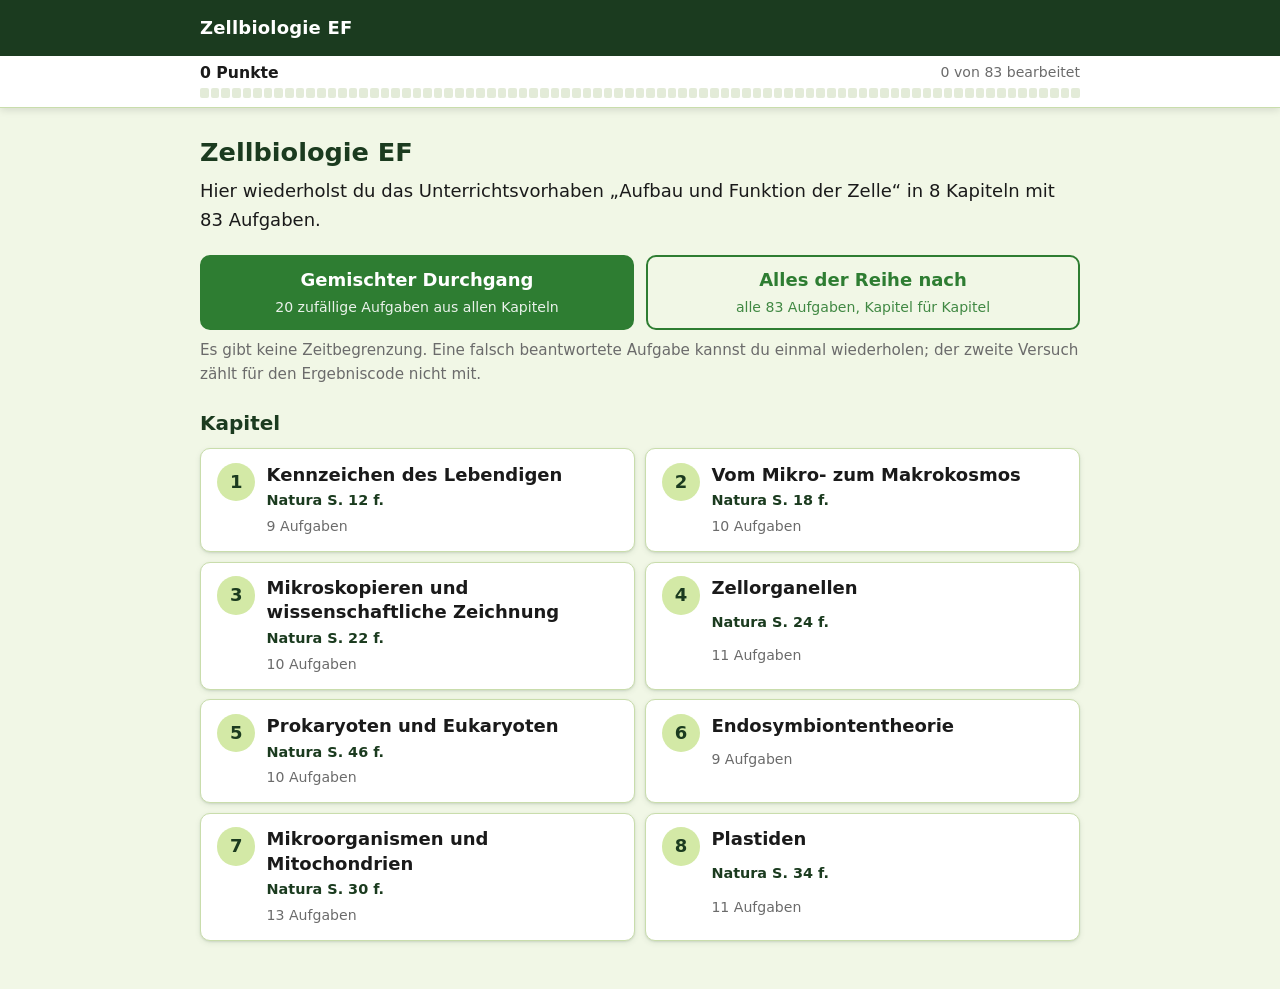
<file: zellbiologie-ef/index.html>
<!doctype html>
<html lang="de">
<head>
<meta charset="utf-8">
<meta name="viewport" content="width=device-width, initial-scale=1, viewport-fit=cover">
<meta name="color-scheme" content="light dark">
<meta name="theme-color" content="#1B3B1F">
<meta name="robots" content="noindex">
<meta name="apple-mobile-web-app-capable" content="yes">
<meta name="mobile-web-app-capable" content="yes">
<meta name="apple-mobile-web-app-title" content="Zellbiologie">
<meta name="apple-mobile-web-app-status-bar-style" content="black-translucent">
<meta name="format-detection" content="telephone=no">
<link rel="apple-touch-icon" href="bilder/symbol-180.png">
<link rel="icon" type="image/png" href="bilder/symbol-180.png">
<title>Zellbiologie EF – Übungen</title>
<link rel="stylesheet" href="styles.css">
</head>
<body>
<header class="kopf" id="kopf">
  <div class="kopf-balken">
    <div class="kopf-innen">
      <a class="marke" href="#start">Zellbiologie EF</a>
      <button type="button" class="knopf-leise" id="zur-startseite" hidden>Startseite</button>
    </div>
  </div>
  <div class="stand">
    <div class="stand-innen">
      <div class="stand-text">
        <span id="stand-punkte"></span>
        <span id="stand-fortschritt"></span>
      </div>
      <div class="stand-leiste" id="stand-leiste" role="img" aria-label="Fortschritt"></div>
    </div>
  </div>
</header>
<main id="inhalt" tabindex="-1">
  <noscript>
    <p>Diese Übungen brauchen JavaScript. Schalte JavaScript im Browser ein und lade die Seite neu.</p>
  </noscript>
</main>
<div id="ansage" class="nur-sr" aria-live="polite"></div>
<script src="bilder/schemata.js"></script>
<script src="fragen.js"></script>
<script src="app.js"></script>
</body>
</html>
</file>
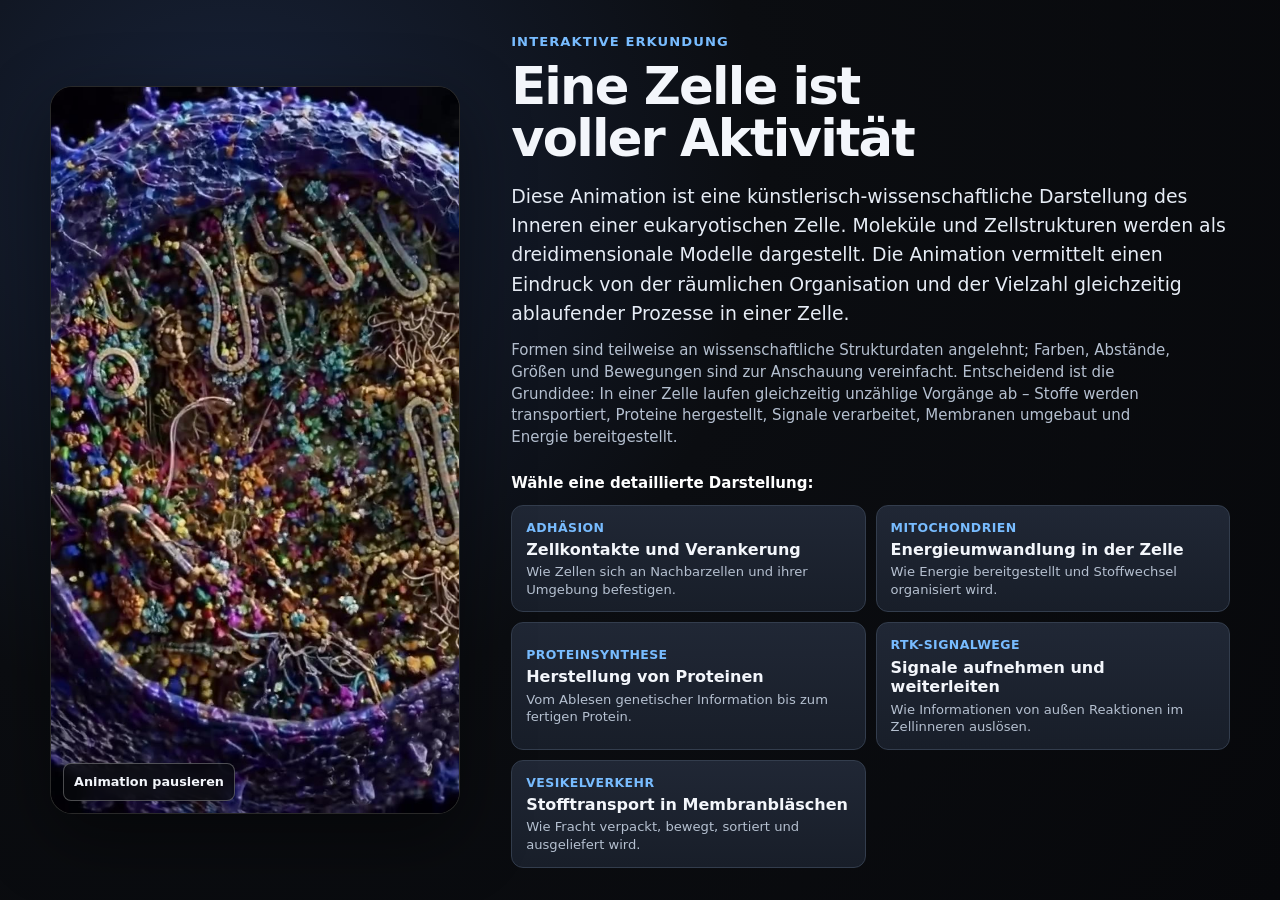
<file: zelllandschaften/index.html>
<!doctype html>
<html lang="de">
<head>
<meta charset="utf-8">
<meta name="viewport" content="width=device-width,initial-scale=1,maximum-scale=8,viewport-fit=cover">
<meta name="apple-mobile-web-app-capable" content="yes">
<meta name="apple-mobile-web-app-status-bar-style" content="black-translucent">
<title>Zelluläre Landschaften – interaktive Unterrichtsversion</title>
<style>
:root{--bg:#0b0d11;--panel:#151922;--panel2:#1d2330;--text:#f3f6fb;--muted:#b5c0d0;--accent:#78bcff;--line:#333d4d;--card:#202735;--warm:#ffd58a}
*{box-sizing:border-box}html,body{height:100%;margin:0}body{background:var(--bg);color:var(--text);font:15px/1.45 system-ui,-apple-system,BlinkMacSystemFont,"Segoe UI",Roboto,Arial,sans-serif;overflow:hidden;-webkit-text-size-adjust:100%}
button,select{font:inherit;-webkit-tap-highlight-color:transparent}
header{min-height:108px;padding:12px max(16px,env(safe-area-inset-right)) 12px max(16px,env(safe-area-inset-left));background:var(--panel);border-bottom:1px solid var(--line);position:relative;z-index:4}
h1{font-size:1.12rem;margin:0 0 3px}.sub{font-size:.86rem;color:var(--muted)}
.controls{display:flex;flex-wrap:wrap;align-items:center;gap:7px;margin-top:10px}button,select{min-height:40px;border:1px solid var(--line);border-radius:8px;background:var(--panel2);color:var(--text);padding:8px 10px}button{cursor:pointer;font-weight:600}button:hover,select:hover{border-color:var(--accent)}button:focus-visible,select:focus-visible{outline:2px solid var(--accent);outline-offset:2px}
#scene{min-width:190px}#mode{min-width:280px;max-width:44vw}.zoom{min-width:44px;font-size:1.08rem}#zoomReadout{min-width:62px;text-align:center;color:var(--muted);font-variant-numeric:tabular-nums}
#app{height:calc(100vh - var(--head-h,108px));height:calc(100dvh - var(--head-h,108px));display:grid;grid-template-columns:minmax(0,1fr) 330px}
#stage{position:relative;overflow:hidden;background:#050609;touch-action:none;cursor:grab;overscroll-behavior:none;outline:none;-webkit-user-select:none;user-select:none}#stage.dragging{cursor:grabbing}#stage:fullscreen{background:#000}
#world{position:absolute;left:0;top:0;transform-origin:0 0;will-change:transform;user-select:none}.layer{position:absolute;left:0;top:0;width:100%;height:100%;max-width:none;user-select:none;-webkit-user-drag:none;pointer-events:none}
#status{position:absolute;left:12px;bottom:12px;z-index:3;max-width:calc(100% - 24px);padding:6px 10px;border-radius:7px;background:rgba(8,10,14,.84);border:1px solid rgba(255,255,255,.2);font-size:.83rem;color:#fff;pointer-events:none;backdrop-filter:blur(5px)}
aside{background:var(--panel);border-left:1px solid var(--line);padding:18px 18px max(18px,env(safe-area-inset-bottom));overflow:auto}
.badge{display:inline-flex;align-items:center;min-height:26px;padding:3px 8px;border:1px solid var(--line);border-radius:999px;color:var(--accent);background:var(--panel2);font-size:.76rem;font-weight:700;letter-spacing:.02em;text-transform:uppercase}
aside h2{font-size:1.28rem;line-height:1.18;margin:10px 0 10px}aside p{margin:0 0 11px;color:#dce3ee}#detail{color:var(--muted)}
.callout{margin-top:15px;padding:12px 13px;border:1px solid var(--line);border-radius:10px;background:var(--card)}.callout strong{display:block;margin-bottom:4px;font-size:.83rem;color:var(--warm)}.callout p{margin:0;font-size:.9rem;color:#eef2f8}
#ideaCard strong{color:var(--accent)}.fineprint{margin-top:18px;padding-top:12px;border-top:1px solid var(--line);font-size:.72rem;color:#8793a5}
@media (pointer:coarse){button,select{min-height:44px;padding:9px 11px}#status{font-size:.88rem}}
@media(max-width:680px){body{overflow:auto}header{position:sticky;top:0}#app{height:auto;grid-template-columns:1fr}#stage{height:62vh;min-height:390px}aside{border-left:0;border-top:1px solid var(--line)}#mode{max-width:100%;min-width:min(280px,100%)}}
@media(max-height:650px) and (min-width:681px){header{padding-top:8px;padding-bottom:8px}.sub{display:none}.controls{margin-top:6px}}

/* Startbildschirm */
body.intro-open{overflow:auto;background:radial-gradient(circle at 18% 20%,#18233a 0,#0b0d11 42%,#07080b 100%)}
#intro{display:none;min-height:100vh;min-height:100dvh;padding:max(22px,env(safe-area-inset-top)) max(22px,env(safe-area-inset-right)) max(22px,env(safe-area-inset-bottom)) max(22px,env(safe-area-inset-left));align-items:center;justify-items:center}
body.intro-open #intro{display:grid}body.intro-open #header,body.intro-open #app{display:none}
.intro-shell{width:min(1180px,100%);display:grid;grid-template-columns:minmax(280px,410px) minmax(0,1fr);gap:clamp(24px,4vw,54px);align-items:center}
.intro-visual{position:relative;width:100%;aspect-ratio:9/16;max-height:calc(100dvh - 44px);justify-self:center;overflow:hidden;border:1px solid rgba(255,255,255,.16);border-radius:22px;background:#000;box-shadow:0 24px 70px rgba(0,0,0,.46)}
#introVideo{display:block;width:100%;height:100%;object-fit:cover;background:#000}
#videoToggle{position:absolute;left:12px;bottom:12px;min-height:38px;padding:7px 10px;border-color:rgba(255,255,255,.28);background:rgba(8,10,14,.78);backdrop-filter:blur(6px);font-size:.8rem}
.intro-content{padding:8px 0}.intro-kicker{margin:0 0 8px;color:var(--accent);font-size:.82rem;font-weight:750;letter-spacing:.08em;text-transform:uppercase}
.intro-content h1{font-size:clamp(2rem,4vw,3.5rem);line-height:1.02;letter-spacing:-.035em;margin:0 0 18px;max-width:13ch}
.intro-lead{font-size:clamp(1rem,1.6vw,1.18rem);line-height:1.55;color:#e7edf6;max-width:68ch;margin:0 0 12px}.intro-note{color:var(--muted);max-width:70ch;margin:0 0 24px}
.intro-prompt{margin:0 0 10px;font-weight:750;color:#fff}
.scene-grid{display:grid;grid-template-columns:repeat(2,minmax(0,1fr));gap:10px}.scene-card{display:block;min-height:0;text-align:left;padding:13px 14px;border-radius:12px;background:linear-gradient(180deg,#202735,#181e29);box-shadow:none}.scene-card:hover{transform:translateY(-1px);background:linear-gradient(180deg,#273142,#1d2431)}
.scene-card .term{display:block;color:var(--accent);font-size:.78rem;font-weight:750;letter-spacing:.035em;text-transform:uppercase;margin-bottom:3px}.scene-card .translation{display:block;font-size:1rem;font-weight:760;line-height:1.22;margin-bottom:4px}.scene-card .card-desc{display:block;color:var(--muted);font-size:.82rem;line-height:1.34;font-weight:450}
#home{white-space:nowrap}
@media(max-width:860px){#intro{align-items:start}.intro-shell{grid-template-columns:1fr}.intro-visual{width:min(100%,340px);height:min(48vh,520px);aspect-ratio:auto;max-height:none}.intro-content{padding-bottom:18px}.intro-content h1{max-width:none}.scene-grid{grid-template-columns:repeat(2,minmax(0,1fr))}}
@media(max-width:540px){#intro{padding:14px}.intro-shell{gap:20px}.intro-visual{height:42vh;min-height:300px}.scene-grid{grid-template-columns:1fr}.intro-content h1{font-size:2rem}.intro-lead{font-size:.98rem}}

</style>
</head>
<body class="intro-open">
<section id="intro" aria-labelledby="introTitle">
  <div class="intro-shell">
    <div class="intro-visual">
      <video id="introVideo" autoplay muted loop playsinline preload="auto" poster="assets/intro/Zelle3D_poster.jpg" aria-label="Künstlerische 3D-Animation des dicht gefüllten Inneren einer eukaryotischen Zelle">
        <source src="assets/intro/Zelle3D_silent.mp4" type="video/mp4">
      </video>
      <button id="videoToggle" type="button">Animation pausieren</button>
    </div>
    <main class="intro-content">
      <p class="intro-kicker">Interaktive Erkundung</p>
      <h1 id="introTitle">Eine Zelle ist voller Aktivität</h1>
      <p class="intro-lead">Diese Animation ist eine künstlerisch-wissenschaftliche Darstellung des Inneren einer eukaryotischen Zelle. Moleküle und Zellstrukturen werden als dreidimensionale Modelle dargestellt. Die Animation vermittelt einen Eindruck von der räumlichen Organisation und der Vielzahl gleichzeitig ablaufender Prozesse in einer Zelle.</p>
      <p class="intro-note">Formen sind teilweise an wissenschaftliche Strukturdaten angelehnt; Farben, Abstände, Größen und Bewegungen sind zur Anschauung vereinfacht. Entscheidend ist die Grundidee: In einer Zelle laufen gleichzeitig unzählige Vorgänge ab – Stoffe werden transportiert, Proteine hergestellt, Signale verarbeitet, Membranen umgebaut und Energie bereitgestellt.</p>
      <p class="intro-prompt">Wähle eine detaillierte Darstellung:</p>
      <div class="scene-grid" aria-label="Zelluläre Landschaft auswählen">
        <button class="scene-card" type="button" data-scene="adhesion"><span class="term">Adhäsion</span><span class="translation">Zellkontakte und Verankerung</span><span class="card-desc">Wie Zellen sich an Nachbarzellen und ihrer Umgebung befestigen.</span></button>
        <button class="scene-card" type="button" data-scene="mitochondria"><span class="term">Mitochondrien</span><span class="translation">Energieumwandlung in der Zelle</span><span class="card-desc">Wie Energie bereitgestellt und Stoffwechsel organisiert wird.</span></button>
        <button class="scene-card" type="button" data-scene="protein"><span class="term">Proteinsynthese</span><span class="translation">Herstellung von Proteinen</span><span class="card-desc">Vom Ablesen genetischer Information bis zum fertigen Protein.</span></button>
        <button class="scene-card" type="button" data-scene="rtk"><span class="term">RTK-Signalwege</span><span class="translation">Signale aufnehmen und weiterleiten</span><span class="card-desc">Wie Informationen von außen Reaktionen im Zellinneren auslösen.</span></button>
        <button class="scene-card" type="button" data-scene="vesicle"><span class="term">Vesikelverkehr</span><span class="translation">Stofftransport in Membranbläschen</span><span class="card-desc">Wie Fracht verpackt, bewegt, sortiert und ausgeliefert wird.</span></button>
      </div>
    </main>
  </div>
</section>
<header id="header">
<h1>Zelluläre Landschaften: Was in einer Zelle gleichzeitig geschieht</h1>
<div class="sub">Interaktive Detailansichten für den Einstieg in Zellbiologie und Zellorganellen.</div>
<div class="controls">
<button id="home" type="button" title="Zur Startseite">Startseite</button>
<select id="scene" aria-label="Zelllandschaft wählen"></select>
<select id="mode" aria-label="Prozess oder Struktur wählen"></select>
<button id="minus" class="zoom" title="Verkleinern" aria-label="Verkleinern">−</button><button id="plus" class="zoom" title="Vergrößern" aria-label="Vergrößern">+</button>
<span id="zoomReadout" aria-live="polite">100 %</span>
<button id="fit" title="Bild vollständig einpassen">Einpassen</button><button id="native" title="Originalgröße">100 %</button>
<button id="full" title="Vollbild">Vollbild</button>
</div>
</header>
<div id="app">
<div id="stage" tabindex="0" aria-label="Interaktive Zelllandschaft. Mit Maus über Bereiche fahren oder auf dem Touchscreen antippen. Ziehen verschiebt, zwei Finger zoomen.">
  <div id="world"><img id="display" class="layer" alt="Detaillierte Zelllandschaft" draggable="false"></div>
  <div id="status" aria-live="polite">Lade …</div>
</div>
<aside aria-live="polite" aria-atomic="true">
<span id="kind" class="badge">Überblick</span>
<h2 id="infoTitle"></h2>
<p id="summary"></p>
<p id="detail"></p>
<div class="callout"><strong>Im Bild entdecken</strong><p id="look"></p></div>
<div class="callout" id="ideaCard"><strong>Kernaussage</strong><p id="idea"></p></div>
<div class="fineprint">Bildmaterial © Cell Signaling Technology / Digizyme. Lokale Unterrichtsfassung; keine Rechteübertragung.</div>
</aside>
</div>
<script>
'use strict';
const SCENES={"adhesion":{"title":"Adhäsion","desc":"Zytoskelett, Zelladhäsion und Adherens Junction.","w":1024,"h":768,"pathways":[{"label":"Adherens Junction – Aufbau","src":"assets/adhesion/pathways/adherens_junction_formation.jpg"},{"label":"Adherens Junction – Erhaltung","src":"assets/adhesion/pathways/adherens_junction_maintenance.jpg"},{"label":"Zellstruktur","src":"assets/adhesion/pathways/cell_structure.jpg"}],"hitW":256,"hitH":192,"hit":"[base64]","base":"assets/adhesion/base.jpg","grey":"assets/adhesion/grey.jpg","structures":[{"label":"Membranen","src":"assets/adhesion/structures/membranes_frame.png","overlay":"assets/adhesion/structures/membranes.png"}]},"mitochondria":{"title":"Mitochondrien","desc":"Mitochondrium, Apoptose, Stoffwechsel, Proteinimport und Proteolyse.","w":1024,"h":768,"pathways":[{"label":"Apoptose","src":"assets/mitochondria/pathways/apoptosis.jpg"},{"label":"Zytoskelett","src":"assets/mitochondria/pathways/cytoskeleton.jpg"},{"label":"Elektronentransportkette","src":"assets/mitochondria/pathways/electron_transport.jpg"},{"label":"Hitzeschockproteine","src":"assets/mitochondria/pathways/heat_shock_proteins.jpg"},{"label":"Citratzyklus","src":"assets/mitochondria/pathways/krebs_cycle.jpg"},{"label":"Membranen","src":"assets/mitochondria/pathways/membranes.jpg"},{"label":"Mitochondriale Genetik","src":"assets/mitochondria/pathways/mitochondrial_genetics.jpg"},{"label":"Import und Export","src":"assets/mitochondria/pathways/import_export.jpg"},{"label":"Proteolyse","src":"assets/mitochondria/pathways/proteolysis.jpg"},{"label":"Translation","src":"assets/mitochondria/pathways/translation.jpg"},{"label":"Vesikelverkehr","src":"assets/mitochondria/pathways/vesicle_trafficking.jpg"},{"label":"Warburg-Effekt","src":"assets/mitochondria/pathways/warburg_effect.jpg"}],"hitW":256,"hitH":192,"hit":"[base64]","base":"assets/mitochondria/base.jpg","grey":"assets/mitochondria/grey.jpg","structures":[{"label":"Mitochondriale Außenmembran","src":"assets/mitochondria/structures/mitochondrial_outer_membrane_frame.png","overlay":"assets/mitochondria/structures/mitochondrial_outer_membrane.png"},{"label":"Cristae-Membran","src":"assets/mitochondria/structures/cristae_membrane_frame.png","overlay":"assets/mitochondria/structures/cristae_membrane.png"},{"label":"Kernmembran","src":"assets/mitochondria/structures/nuclear_membrane_frame.png","overlay":"assets/mitochondria/structures/nuclear_membrane.png"},{"label":"Vesikelmembranen","src":"assets/mitochondria/structures/vesicle_membranes_frame.png","overlay":"assets/mitochondria/structures/vesicle_membranes.png"},{"label":"Mitochondriale DNA","src":"assets/mitochondria/structures/mitochondrial_dna_frame.png","overlay":"assets/mitochondria/structures/mitochondrial_dna.png"}]},"protein":{"title":"Proteinsynthese","desc":"Transkription, Kernpore, Translation und endoplasmatisches Retikulum.","w":1024,"h":853,"pathways":[{"label":"Angiogenese","src":"assets/protein/pathways/angiogenesis.jpg"},{"label":"Autophagie","src":"assets/protein/pathways/autophagy.jpg"},{"label":"Calcium-Signalgebung","src":"assets/protein/pathways/calcium_signaling.jpg"},{"label":"Epigenetik","src":"assets/protein/pathways/epigenetics.jpg"},{"label":"Transkription","src":"assets/protein/pathways/transcription.jpg"},{"label":"Translation – Übersicht","src":"assets/protein/pathways/translation_overview.jpg"},{"label":"Translation – mTOR","src":"assets/protein/pathways/translation_mtor.jpg"},{"label":"Translation – eIF2-Regulation","src":"assets/protein/pathways/translation_eif2_regulation.jpg"},{"label":"Translation – eIF4-Regulation","src":"assets/protein/pathways/translation_eif4_regulation.jpg"},{"label":"Wnt und nukleäre Rezeptoren","src":"assets/protein/pathways/wnt_nuclear_receptors.jpg"}],"hitW":256,"hitH":213,"hit":"[base64]","base":"assets/protein/base.jpg","grey":"assets/protein/grey.jpg","structures":[]},"rtk":{"title":"Rezeptor-Tyrosinkinase","desc":"RTK-Signalwege, Membran, extrazelluläre Matrix und Endozytose.","w":1024,"h":768,"pathways":[{"label":"Adhäsion","src":"assets/rtk/pathways/adhesion.jpg"},{"label":"Akt","src":"assets/rtk/pathways/akt.jpg"},{"label":"c-Kit","src":"assets/rtk/pathways/c_kit.jpg"},{"label":"Death-Receptor/DISC","src":"assets/rtk/pathways/death_receptor.jpg"},{"label":"Extrazelluläre Matrix","src":"assets/rtk/pathways/ecm.jpg"},{"label":"EGF","src":"assets/rtk/pathways/egf.jpg"},{"label":"Endozytose","src":"assets/rtk/pathways/endocytosis.jpg"},{"label":"IL-6","src":"assets/rtk/pathways/il6.jpg"},{"label":"Insulin","src":"assets/rtk/pathways/insulin.jpg"},{"label":"Toll-like-Rezeptoren","src":"assets/rtk/pathways/toll_like_receptors.jpg"}],"hitW":256,"hitH":192,"hit":"[base64]","base":"assets/rtk/base.jpg","grey":"assets/rtk/grey.jpg","structures":[{"label":"GLUT4-Vesikel","src":"assets/rtk/structures/glut4_vesicles_frame.png","overlay":"assets/rtk/structures/glut4_vesicles.png"},{"label":"Lipid Raft","src":"assets/rtk/structures/lipid_raft_frame.png","overlay":"assets/rtk/structures/lipid_raft.png"}]},"vesicle":{"title":"Vesikelverkehr","desc":"ER/Golgi-Verkehr, Endo-Lysosomen, Mikrotubuli und Transportvesikel.","w":1024,"h":768,"pathways":[{"label":"Alzheimer","src":"assets/vesicle/pathways/alzheimers.jpg"},{"label":"Zytoskelett","src":"assets/vesicle/pathways/cytoskeleton.jpg"},{"label":"Endo-lysosomales Kompartiment","src":"assets/vesicle/pathways/endo_lysosomal.jpg"},{"label":"ER–Golgi-Verkehr","src":"assets/vesicle/pathways/er_golgi.jpg"},{"label":"Golgi-Ausgang","src":"assets/vesicle/pathways/golgi_exit.jpg"},{"label":"Mikrotubuli-Dynamik","src":"assets/vesicle/pathways/microtubule_dynamics.jpg"},{"label":"Posttranslationale Modifikation","src":"assets/vesicle/pathways/post_translational_modification.jpg"},{"label":"Proteinfaltung","src":"assets/vesicle/pathways/protein_folding.jpg"},{"label":"Transportvesikel","src":"assets/vesicle/pathways/transit_vesicles.jpg"}],"hitW":256,"hitH":192,"hit":"[base64]","base":"assets/vesicle/base.jpg","grey":"assets/vesicle/grey.jpg","structures":[]}};
const OVERVIEWS={"adhesion":{"title":"Zellen sind mechanisch und chemisch verbunden","summary":"Die Darstellung zeigt, wie eine Zelle Kontakt zu Nachbarzellen und zu ihrer Umgebung hält. Membranproteine greifen außen an andere Zellen oder an die extrazelluläre Matrix; innen sind sie mit dem Zytoskelett verbunden.","details":"Solche Kontakte sind keine starren Klebestellen. Sie werden laufend aufgebaut, belastet, repariert und wieder gelöst. Gleichzeitig übertragen sie Informationen darüber, wie dicht die Umgebung ist und welche Kräfte auf die Zelle wirken.","look":"Achte auf die vielen Verbindungen zwischen Zellmembran, Nachbarzelle und fadenförmigem Zytoskelett.","idea":"Schon eine einzige Kontaktstelle besteht aus vielen Proteinen, die gleichzeitig halten, messen, umbauen und Signale weitergeben."},"mitochondria":{"title":"Mitochondrien sind vernetzte Reaktionsräume","summary":"Mitochondrien wandeln die Energie aus Nährstoffen in ATP um, den unmittelbar nutzbaren Energieträger der Zelle. Zugleich sind sie an Stoffwechsel, Qualitätskontrolle, Wärmeantwort und kontrolliertem Zelltod beteiligt.","details":"Ihre innere Membran ist stark gefaltet. Dadurch entsteht viel Oberfläche für Enzyme und Transportproteine. Das Bild macht sichtbar, dass Energiegewinnung nicht aus einem einzigen Schritt besteht, sondern aus vielen gekoppelten Reaktionen und Stofftransporten.","look":"Suche die gefalteten Cristae, die äußere Membran, die eigene DNA und die vielen Proteinkomplexe in und um das Mitochondrium.","idea":"Organellen sind keine einzelnen Maschinen, sondern dicht organisierte Arbeitsräume mit vielen gleichzeitig laufenden Prozessen."},"protein":{"title":"Proteine entstehen in einer stark regulierten Produktionskette","summary":"Die Zelle liest ausgewählte DNA-Abschnitte ab, verarbeitet die entstehende RNA und übersetzt deren Information an Ribosomen in Proteine. Jeder Schritt wird kontrolliert und an Nährstoffe, Stress und Signale angepasst.","details":"Nicht alle Gene sind gleichzeitig aktiv und nicht jede mRNA wird sofort übersetzt. Die Zelle entscheidet fortlaufend, welche Proteine sie in welcher Menge benötigt, faltet sie, verändert sie chemisch und sortiert fehlerhafte Produkte aus.","look":"Verfolge den Weg von der DNA im Zellkern über RNA und Kernporen bis zu Ribosomen, ER, Golgi-Apparat und Transportvesikeln.","idea":"„Ein Gen macht ein Protein“ ist nur die grobe Übersicht; in Wirklichkeit liegen davor, dazwischen und danach viele Kontrollschritte."},"rtk":{"title":"Die Zellmembran ist eine dicht besetzte Kommunikationsfläche","summary":"Rezeptoren in der Zellmembran erkennen Signale außerhalb der Zelle. Nach der Bindung verändern sie ihre Form oder Aktivität und lösen im Zellinneren Reaktionsketten aus.","details":"Ein Signal wird dabei nicht einfach wie in einem Kabel weitergeleitet. Es kann verstärkt, verzweigt, gebremst und mit anderen Signalen kombiniert werden. So kann dieselbe Zelle je nach Situation wachsen, Stoffe aufnehmen, Gene aktivieren oder ein Todesprogramm starten.","look":"Achte auf Rezeptoren in der Membran und auf die vielen verzweigten Proteinfolgen zwischen Membran, Cytoplasma und Zellkern.","idea":"Zelluläre Entscheidungen entstehen aus Netzwerken vieler wechselwirkender Signale, nicht aus einem einzelnen Schalter."},"vesicle":{"title":"Vesikel bilden das Logistiksystem der Zelle","summary":"Kleine Membranbläschen transportieren Proteine und Lipide zwischen ER, Golgi-Apparat, Endosomen, Lysosomen und Zellmembran. Sie knospen an einem Ort ab, werden bewegt, erkannt und verschmelzen am Ziel.","details":"Damit eine Fracht richtig ankommt, braucht die Zelle Sortiersignale, Hüllproteine, Motorproteine, Zytoskelett-Schienen und Fusionsproteine. Parallel werden Stoffe aufgenommen, ausgeschieden, recycelt oder abgebaut.","look":"Suche kleine Vesikel, ihre Wege entlang von Mikrotubuli und die Stellen, an denen sie an Membranen abschnüren oder verschmelzen.","idea":"Selbst innerzellulärer Transport ist ein hoch koordiniertes Netzwerk aus Verpacken, Adressieren, Bewegen und Ausliefern."}};
const EXPLANATIONS={"adhesion":{"Adherens Junction – Aufbau":{"summary":"Benachbarte Zellen bauen eine Haftverbindung auf. Cadherine binden außen aneinander; Adapterproteine koppeln sie innen an Aktinfasern.","details":"Viele Proteine müssen am richtigen Ort zusammenkommen. Die Verbindung stabilisiert Gewebe und kann zugleich Kräfte und Signale an das Zellinnere übertragen.","look":"Suche die Brücke zwischen zwei Zellmembranen und ihre Verbindung zum fadenförmigen Aktin-Zytoskelett."},"Adherens Junction – Erhaltung":{"summary":"Eine bestehende Zell-Zell-Verbindung wird laufend überprüft und umgebaut. Proteine werden ausgetauscht, Aktinfasern neu angeordnet und beschädigte Bestandteile ersetzt.","details":"So bleibt die Verbindung stabil, obwohl Zellen wachsen, sich bewegen oder mechanisch belastet werden. „Erhaltung“ ist deshalb ein aktiver Prozess und kein Stillstand.","look":"Achte auf Umbauprozesse direkt an der Kontaktstelle und auf Zugkräfte im Zytoskelett."},"Zellstruktur":{"summary":"Die Ebene hebt das räumliche Gerüst der Zelle hervor: Membranen, Zytoskelett und weitere Zellbestandteile liegen eng beieinander.","details":"Das Zytoskelett gibt Form, verteilt Kräfte und dient als Transportsystem. Organellen werden dadurch positioniert und viele Reaktionen räumlich organisiert.","look":"Folge den langen Fasern und beachte, wie wenig wirklich „leerer“ Raum zwischen den Strukturen bleibt."},"Membranen":{"summary":"Membranen grenzen Zelle und Organellen ab. Sie bestehen aus einer Lipid-Doppelschicht, in die zahlreiche Proteine für Transport, Kontakt und Signalaufnahme eingebaut sind.","details":"Eine Membran ist keine passive Folie. Sie ist eine bewegliche, dicht besetzte Reaktionsfläche, an der Stoffe sortiert und Informationen verarbeitet werden.","look":"Achte auf die dünnen Grenzflächen und die vielen Proteine, die in ihnen sitzen oder an ihnen befestigt sind."}},"mitochondria":{"Apoptose":{"summary":"Bei der Apoptose beendet eine stark geschädigte oder nicht mehr benötigte Zelle ihr Leben kontrolliert. Mitochondrien können dabei Signalstoffe freisetzen, die Abbau-Enzyme aktivieren.","details":"Der geordnete Ablauf verhindert meist, dass Zellinhalt unkontrolliert austritt und Nachbargewebe schädigt. Viele hemmende und aktivierende Proteine entscheiden gemeinsam, ob das Programm startet.","look":"Suche Proteine an der äußeren Mitochondrienmembran und die Signalkette, die von dort in das Cytoplasma führt."},"Zytoskelett":{"summary":"Mitochondrien werden entlang des Zytoskeletts transportiert und dort positioniert, wo Energie benötigt wird. Zytoskelett und Motorproteine beeinflussen außerdem Teilung und Verschmelzung der Organellen.","details":"Die Verteilung ist dynamisch: Mitochondrien bilden in vielen Zellen ein Netzwerk, das fortlaufend umgebaut wird.","look":"Achte auf fadenförmige „Schienen“ und auf Kontakte zwischen ihnen und den Mitochondrien."},"Elektronentransportkette":{"summary":"Elektronen aus dem Abbau von Nährstoffen werden über mehrere Proteinkomplexe der inneren Membran weitergegeben. Die frei werdende Energie pumpt Protonen auf eine Seite der Membran.","details":"Beim Rückstrom der Protonen treibt die ATP-Synthase die Bildung von ATP an. Viele aufeinander abgestimmte Teilschritte bilden zusammen die oxidative Phosphorylierung.","look":"Suche die großen Komplexe in der Cristae-Membran und die ATP-Synthase als molekulares „Turbinen“-System."},"Hitzeschockproteine":{"summary":"Hitzeschockproteine sind molekulare Helfer, die andere Proteine beim richtigen Falten unterstützen. Sie erkennen auch teilweise entfaltete Proteine und versuchen, sie zu stabilisieren oder erneut zu falten.","details":"Das ist besonders wichtig bei Wärme, oxidativem Stress und während des Proteinimports in das Mitochondrium.","look":"Achte auf Proteine, die andere Proteinstränge umgeben oder bei ihrer Faltung begleiten."},"Citratzyklus":{"summary":"Im Citratzyklus werden Kohlenstoffverbindungen schrittweise oxidiert. Dabei entstehen vor allem energiereiche Elektronenträger, die ihre Elektronen an die Atmungskette abgeben.","details":"Der Zyklus liefert außerdem Zwischenprodukte für andere Stoffwechselwege. Er ist deshalb zugleich Energieprozess und Stoffwechselknotenpunkt.","look":"Suche die ringförmig angeordnete Folge vieler Enzymreaktionen in der Mitochondrienmatrix."},"Membranen":{"summary":"Äußere und innere Mitochondrienmembran schaffen getrennte Reaktionsräume. Die innere Membran ist zu Cristae gefaltet und trägt die Proteine der Atmungskette.","details":"Die Trennung ermöglicht Konzentrationsunterschiede, die zur ATP-Bildung genutzt werden. Membranform und Membrantransport sind daher direkt mit der Funktion verbunden.","look":"Vergleiche die relativ glatte Außenmembran mit der stark gefalteten inneren Membran."},"Mitochondriale Genetik":{"summary":"Mitochondrien besitzen eigene ringförmige DNA. Sie enthält einige Gene für Bestandteile der Atmungskette sowie RNA-Moleküle, die für die mitochondriale Proteinsynthese nötig sind.","details":"Der größte Teil der Mitochondrienproteine wird trotzdem von Genen im Zellkern codiert und anschließend importiert. Zwei genetische Systeme müssen daher zusammenarbeiten.","look":"Suche die kleinen DNA-Ringe in der Matrix und die Proteine, die sie ablesen, kopieren und verpacken."},"Import und Export":{"summary":"Fast alle mitochondrialen Proteine entstehen an Ribosomen im Cytoplasma. Erkennungssequenzen und Transportkomplexe schleusen sie durch eine oder beide Mitochondrienmembranen.","details":"Zusätzlich werden viele Stoffwechselprodukte, Ionen und Bausteine gezielt hinein- oder hinausbefördert. Ohne diese Transporte wäre das Organell nicht arbeitsfähig.","look":"Achte auf Proteinkomplexe, die Poren durch die Außen- und Innenmembran bilden."},"Proteolyse":{"summary":"Beschädigte, falsch gefaltete oder überzählige Proteine werden durch spezialisierte Proteasen zerlegt. Das schützt die Atmungskette und hält die Zusammensetzung des Organells funktionsfähig.","details":"Die entstehenden Aminosäuren können erneut verwendet werden. Qualitätskontrolle bedeutet also Erkennen, Reparieren und gezielten Abbau.","look":"Suche Enzymkomplexe, in die Proteinstränge zur Zerlegung eingefädelt werden."},"Translation":{"summary":"Mitochondriale Ribosomen lesen mitochondriale mRNA und setzen daraus einige wenige Proteine zusammen. Diese Proteine werden meist direkt in die innere Membran eingebaut.","details":"Die übrigen Untereinheiten derselben Komplexe stammen aus dem Cytoplasma. Der Zusammenbau erfordert deshalb genaue Abstimmung zwischen Zellkern und Mitochondrium.","look":"Achte auf Ribosomen nahe der inneren Membran und auf neu entstehende Proteinketten."},"Vesikelverkehr":{"summary":"Transportvesikel bewegen Material zwischen den Membransystemen der Zelle. Mitochondrien stehen dabei über Kontaktstellen und kleine abgeschnürte Vesikel mit anderen Organellen in Verbindung.","details":"So können Lipide, beschädigte Bestandteile und Signale ausgetauscht werden. Die Organellen arbeiten daher nicht isoliert, sondern als Teil eines Zellnetzwerks.","look":"Suche kleine Membranbläschen und Kontaktzonen zwischen Mitochondrien und anderen Zellbereichen."},"Warburg-Effekt":{"summary":"Viele Krebszellen gewinnen einen ungewöhnlich großen Teil ihrer Energie durch Glykolyse, selbst wenn Sauerstoff vorhanden ist. Gleichzeitig werden Stoffwechselwege so umgebaut, dass viele Bausteine für schnelles Wachstum entstehen.","details":"Der Warburg-Effekt bedeutet nicht, dass Mitochondrien einfach ausgeschaltet sind. Vielmehr verändert sich die Verteilung ihrer Aufgaben im gesamten Stoffwechselnetz.","look":"Achte auf die Verbindung zwischen Glucoseabbau im Cytoplasma und den Stoffwechselwegen im Mitochondrium."},"Mitochondriale Außenmembran":{"summary":"Die Außenmembran begrenzt das Mitochondrium und enthält Kanäle sowie Importproteine. Sie kontrolliert den Austausch mit dem Cytoplasma und beteiligt sich an Teilung, Verschmelzung und Apoptose.","details":"Viele Entscheidungen über Stofftransport und Organellform beginnen an dieser dünnen Grenzfläche.","look":"Verfolge die äußerste Begrenzung des Mitochondriums und die darin sitzenden Poren und Proteinkomplexe."},"Cristae-Membran":{"summary":"Die Cristae sind Faltungen der inneren Mitochondrienmembran. Auf ihnen sitzen Atmungskette und ATP-Synthase.","details":"Durch die Faltung entsteht viel Membranfläche auf engem Raum. Damit kann die Zelle zahlreiche Energieumwandlungs-Komplexe gleichzeitig betreiben.","look":"Achte auf die dicht gefalteten inneren Membranen und ihre vielen regelmäßig eingebauten Proteinkomplexe."},"Kernmembran":{"summary":"Die Kernhülle trennt das Erbgut vom Cytoplasma. Kernporen kontrollieren, welche RNA- und Proteinmoleküle zwischen beiden Bereichen ausgetauscht werden.","details":"Sie besteht aus zwei Membranen und ist mit dem endoplasmatischen Retikulum verbunden. Auch hier zeigt sich, dass Membranen ein zusammenhängendes System bilden.","look":"Suche die doppelte Hülle des Zellkerns und die großen Kernporen-Komplexe."},"Vesikelmembranen":{"summary":"Jedes Vesikel ist von einer Membran umgeben, die seine Fracht vom Cytoplasma trennt. Bestimmte Proteine markieren Herkunft, Inhalt und Ziel.","details":"Beim Andocken und Verschmelzen müssen passende Erkennungsproteine zusammenfinden. Dadurch gelangt die Fracht an den richtigen Ort.","look":"Achte auf die kleinen runden Membranbläschen und ihre Kontaktstellen mit größeren Membranen."},"Mitochondriale DNA":{"summary":"Die mitochondriale DNA ist ein kleines ringförmiges Genom in der Matrix. Mehrere DNA-Moleküle sind mit Proteinen zu sogenannten Nukleoiden organisiert.","details":"Sie wird kopiert und abgelesen, während das Mitochondrium arbeitet. Veränderungen können die Energiegewinnung beeinträchtigen.","look":"Suche kompakte DNA-Protein-Gruppen im Inneren des Mitochondriums."}},"protein":{"Angiogenese":{"summary":"Angiogenese ist die Bildung neuer Blutgefäße. Wachstumsfaktoren verändern in Gefäßzellen die Genaktivität und die Herstellung von Proteinen, die Bewegung, Teilung und Gefäßaufbau ermöglichen.","details":"Der sichtbare Prozess verbindet äußere Signale mit Transkription, Translation und Umbau der Zellstruktur.","look":"Verfolge den Weg eines Wachstumssignals von der Membran bis zu neu gebildeten Proteinen."},"Autophagie":{"summary":"Bei der Autophagie umschließt die Zelle eigenes Material in einer Doppelmembran. Dieses Autophagosom verschmilzt später mit einem Lysosom, wo der Inhalt zerlegt und recycelt wird.","details":"Der Prozess entfernt beschädigte Bestandteile und liefert bei Nährstoffmangel Bausteine. Viele Proteine steuern Entstehung, Transport und Fusion der Membranen.","look":"Suche die wachsende Doppelmembran und den Weg zum abbauenden Lysosom."},"Calcium-Signalgebung":{"summary":"Calcium-Ionen dienen als kurzlebige Botenstoffe. Ein schneller Anstieg der Calciumkonzentration kann Enzyme, Muskelbewegung, Sekretion, Genaktivität und Proteinsynthese verändern.","details":"Pumpen und Kanäle erzeugen räumlich und zeitlich begrenzte Signale. Danach wird Calcium rasch wieder aus dem Cytoplasma entfernt.","look":"Achte auf Kanäle in Membranen und auf Proteine, die Calcium binden und dadurch aktiv werden."},"Epigenetik":{"summary":"Epigenetische Markierungen verändern, wie dicht DNA verpackt ist und wie leicht Gene abgelesen werden können. Dazu gehören chemische Veränderungen an DNA und Histonproteinen.","details":"Die Basenfolge bleibt dabei meist gleich. Dennoch kann eine Zelle bestimmte Gene langfristig leichter oder schwerer zugänglich machen.","look":"Suche DNA um Histone und Enzyme, die chemische Markierungen hinzufügen oder entfernen."},"Transkription":{"summary":"Bei der Transkription wird die Information eines DNA-Abschnitts in RNA übertragen. RNA-Polymerase öffnet die DNA lokal und setzt passende RNA-Bausteine zusammen.","details":"Anschließend wird die RNA verarbeitet: Teile können entfernt, Enden verändert und Qualitätskontrollen durchgeführt werden, bevor sie den Zellkern verlässt.","look":"Verfolge die entstehende RNA vom DNA-Abschnitt bis zur Kernpore."},"Translation – Übersicht":{"summary":"Ribosomen lesen die Basenfolge einer mRNA in Dreiergruppen. tRNAs bringen die passenden Aminosäuren, aus denen eine Proteinkette entsteht.","details":"Beginn, Geschwindigkeit und Ende werden durch zahlreiche Faktoren kontrolliert. Danach muss die Kette gefaltet, häufig verändert und an ihren Einsatzort gebracht werden.","look":"Suche Ribosomen auf freier mRNA und am rauen ER sowie die wachsenden Proteinketten."},"Translation – mTOR":{"summary":"mTOR ist Teil eines Kontrollsystems, das Informationen über Nährstoffe, Energie und Wachstumssignale zusammenführt. Bei günstigen Bedingungen fördert es Proteinsynthese und Zellwachstum.","details":"Bei Mangel oder Stress wird dieser Aufbau gebremst und Recyclingprozesse können wichtiger werden. mTOR verbindet daher Umweltbedingungen mit dem Ressourcenverbrauch der Zelle.","look":"Achte auf die vielen Eingangssignale, die an einem zentralen Regulationskomplex zusammenlaufen."},"Translation – eIF2-Regulation":{"summary":"eIF2 hilft beim Start der Translation. Unter Stress kann es chemisch verändert werden, sodass die allgemeine Proteinsynthese stark sinkt.","details":"Einige ausgewählte Stressproteine werden dennoch hergestellt. So spart die Zelle Ressourcen und reagiert gezielt auf die Belastung.","look":"Suche den Startkomplex am Ribosom und die regulatorischen Enzyme, die ihn an- oder abschalten."},"Translation – eIF4-Regulation":{"summary":"eIF4-Faktoren erkennen das veränderte Anfangsende vieler mRNAs und helfen, ein Ribosom zu rekrutieren. Damit beeinflussen sie, welche mRNAs besonders effizient übersetzt werden.","details":"Wachstums- und Stresssignale verändern diese Faktoren. Die Regulation entscheidet also schon vor dem eigentlichen Lesen über die Produktionsmenge.","look":"Achte auf den mRNA-Anfang und die Proteine, die dort den Ribosomen-Startkomplex zusammenbauen."},"Wnt und nukleäre Rezeptoren":{"summary":"Wnt-Signale und nukleäre Rezeptoren beeinflussen, welche Gene im Zellkern aktiv sind. Nukleäre Rezeptoren können fettlösliche Botenstoffe binden; Wnt verändert die Stabilität wichtiger Regulatorproteine.","details":"Beide Wege zeigen, wie Signale von außen oder aus dem Stoffwechsel bis zur DNA gelangen und dadurch die spätere Proteinausstattung der Zelle verändern.","look":"Verfolge die Signale bis in den Zellkern und suche dort regulierte DNA-Abschnitte."}},"rtk":{"Adhäsion":{"summary":"Adhäsionsrezeptoren verbinden die extrazelluläre Matrix mit dem Zytoskelett. Dabei übertragen sie Kräfte und lösen Signale aus, die Bewegung, Form und Überleben der Zelle beeinflussen.","details":"Mechanik und Biochemie sind eng gekoppelt: Ziehen an einer Verbindung kann die Aktivität von Proteinen verändern.","look":"Suche Membranrezeptoren, die außen an Fasern und innen an das Zytoskelett gekoppelt sind."},"Akt":{"summary":"Akt ist eine zentrale Proteinkinase in einem verzweigten Signalnetz. Sie fördert je nach Zelltyp unter anderem Überleben, Wachstum, Stoffwechsel und Proteinherstellung.","details":"Akt wird nicht allein aktiv, sondern durch mehrere vorgeschaltete Schritte an der Membran. Gleichzeitig bremsen Gegenregulatoren das Signal.","look":"Achte auf die Kaskade von der Membran zu vielen unterschiedlichen Zielproteinen im Cytoplasma und Zellkern."},"c-Kit":{"summary":"c-Kit ist ein Rezeptor, der nach Bindung seines Botenstoffs Signale für Wachstum, Überleben und Differenzierung auslösen kann. Er ist besonders für bestimmte Stamm-, Blut- und Pigmentzellen wichtig.","details":"Die Ebene zeigt beispielhaft, wie ein einzelner Rezeptortyp mehrere intrazelluläre Wege gleichzeitig beeinflusst.","look":"Suche den Rezeptor in der Membran und die Verzweigung seiner Signale im Zellinneren."},"Death-Receptor/DISC":{"summary":"Todesrezeptoren können ein kontrolliertes Zelltodprogramm starten. Nach einem äußeren Signal bildet sich an der Membran ein Proteinkomplex, der DISC genannt wird und Caspasen aktiviert.","details":"Auch dieser Weg wird durch hemmende und fördernde Proteine kontrolliert. Die Zelle prüft damit, ob das Signal stark und eindeutig genug ist.","look":"Achte auf den Komplex direkt an der Membran und die nachfolgende Aktivierungskette."},"Extrazelluläre Matrix":{"summary":"Die extrazelluläre Matrix ist ein Netzwerk aus Proteinen und Kohlenhydraten außerhalb der Zelle. Sie gibt Geweben Halt und enthält Bindestellen sowie gespeicherte Signale.","details":"Zellen erkennen Zusammensetzung und Steifigkeit der Matrix über Rezeptoren. Dadurch passen sie Wachstum, Bewegung und Genaktivität an ihre Umgebung an.","look":"Suche die faserige Struktur außerhalb der Zellmembran und ihre Kontaktstellen mit Rezeptoren."},"EGF":{"summary":"EGF ist ein Wachstumsfaktor. Nach Bindung an seinen Rezeptor werden mehrere Signalwege aktiviert, die Genexpression, Zellteilung, Bewegung und Überleben beeinflussen können.","details":"Das Signal wird verstärkt und verzweigt, aber auch durch Phosphatasen und die Aufnahme des Rezeptors in Vesikel begrenzt.","look":"Verfolge den Weg vom EGF-Rezeptor bis zu Signalproteinen und Zellkern."},"Endozytose":{"summary":"Bei der Endozytose stülpt sich die Zellmembran ein und schnürt ein Vesikel ab. So nimmt die Zelle Stoffe und Membranrezeptoren auf.","details":"Aufgenommene Rezeptoren können weiter signalisieren, recycelt oder im Lysosom abgebaut werden. Endozytose steuert deshalb sowohl Transport als auch Signalstärke.","look":"Suche Einstülpungen der Membran, abgeschnürte Vesikel und ihren Weg zu Endosomen."},"IL-6":{"summary":"IL-6 ist ein Botenstoff des Immunsystems. Nach Bindung an seinen Rezeptorkomplex werden Proteine aktiviert, die in den Zellkern gelangen und dort Gene regulieren.","details":"Damit kann die Zelle Entzündung, Abwehr, Wachstum oder Stoffwechsel anpassen. Dauerhaft zu starke Signale können jedoch schädlich sein.","look":"Verfolge die relativ direkte Verbindung von der Membran zu regulatorischen Proteinen im Zellkern."},"Insulin":{"summary":"Insulin bindet an seinen Rezeptor und signalisiert, dass Energie und Nährstoffe verfügbar sind. Muskel- und Fettzellen bringen daraufhin unter anderem mehr GLUT4-Transporter an die Oberfläche und nehmen Glucose auf.","details":"Parallel werden Speicherung, Proteinsynthese und andere Stoffwechselwege angepasst. Das Signal verzweigt sich deshalb früh.","look":"Suche den Insulinrezeptor, die Akt-Signalkette und Vesikel mit GLUT4-Transportern."},"Toll-like-Rezeptoren":{"summary":"Toll-like-Rezeptoren erkennen typische Strukturen von Mikroorganismen oder Hinweise auf Zellschäden. Sie aktivieren frühe Abwehr- und Entzündungsprogramme.","details":"Mehrere Adapter- und Kinaseproteine übertragen das Signal bis zu Transkriptionsfaktoren im Zellkern.","look":"Achte auf den Rezeptor und die verzweigte Kette, die schließlich die Aktivität vieler Gene verändert."},"GLUT4-Vesikel":{"summary":"GLUT4 ist ein Glucosetransporter. In Muskel- und Fettzellen wird er in Vesikeln gespeichert und nach einem Insulinsignal zur Zellmembran gebracht.","details":"Durch Verschmelzen der Vesikel mit der Membran steigt die Zahl der Transporter an der Oberfläche. Die Zelle kann dann schneller Glucose aufnehmen.","look":"Suche Vesikel mit Transportproteinen und ihre Bewegung sowie Fusion an der Zellmembran."},"Lipid Raft":{"summary":"Als Lipid Rafts werden kleine, dynamische Membranbereiche mit besonderer Lipid- und Proteinzusammensetzung beschrieben. Sie können bestimmte Rezeptoren und Signalproteine räumlich zusammenbringen.","details":"Solche Bereiche sind keine festen Inseln, sondern kurzlebige Organisationszonen in einer beweglichen Membran.","look":"Achte auf die markierte Membranregion und die dort gehäuft dargestellten Signalproteine."}},"vesicle":{"Alzheimer":{"summary":"Bei der Alzheimer-Krankheit können Verarbeitung, Transport und Abbau bestimmter Proteine aus dem Gleichgewicht geraten. Dabei entstehen unter anderem Amyloid-β-Peptide; auch das Zytoskelett und Tau-Proteine sind betroffen.","details":"Die Ebene zeigt, dass eine Erkrankung nicht auf ein einzelnes Molekül beschränkt ist, sondern viele Transport-, Faltungs- und Abbauwege berührt.","look":"Suche die Stationen, an denen Membranproteine geschnitten, in Vesikeln transportiert oder in Lysosomen abgebaut werden."},"Zytoskelett":{"summary":"Mikrotubuli und Aktinfasern geben der Zelle Struktur und dienen als Verkehrswege. Motorproteine tragen Vesikel schrittweise entlang dieser Fasern.","details":"Welche Schiene benutzt wird, hängt von Strecke und Ziel ab. Das Zytoskelett wird dabei fortlaufend auf- und abgebaut.","look":"Achte auf lange Fasern, Motorproteine und die daran befestigten Vesikel."},"Endo-lysosomales Kompartiment":{"summary":"Endosomen sortieren aufgenommenes Material. Ein Teil wird zur Zellmembran zurückgebracht, anderes gelangt zu Lysosomen und wird dort zerlegt.","details":"Der Innenraum wird schrittweise saurer; Markierungsproteine und Membranfusionen bestimmen den Weg der Fracht.","look":"Verfolge ein aufgenommenes Vesikel über frühe und späte Endosomen bis zum Lysosom."},"ER–Golgi-Verkehr":{"summary":"Neu gebildete Membran- und Exportproteine verlassen das endoplasmatische Retikulum in Transportvesikeln und gelangen zum Golgi-Apparat. Rücktransport bringt fehlgeleitete Proteine und Transportmaterial zurück.","details":"Vorwärts- und Rückverkehr laufen gleichzeitig und halten beide Organellen funktionsfähig.","look":"Suche Vesikel zwischen ER und Golgi und beachte ihre unterschiedlichen Hüllproteine."},"Golgi-Ausgang":{"summary":"Am Golgi-Ausgang werden Proteine und Lipide nach Zielorten sortiert. Sie gelangen etwa zur Zellmembran, in Sekretvesikel oder zum endo-lysosomalen System.","details":"Adresssignale in der Fracht und Erkennungsproteine der Vesikel verhindern möglichst viele Fehlzustellungen.","look":"Achte auf die verschiedenen Vesikel, die an derselben Golgi-Seite entstehen und unterschiedliche Ziele ansteuern."},"Mikrotubuli-Dynamik":{"summary":"Mikrotubuli können schnell wachsen und wieder schrumpfen. Diese Dynamik formt das Transportnetz, positioniert Organellen und ist bei der Zellteilung besonders wichtig.","details":"Hilfsproteine stabilisieren, kappen oder verbinden Mikrotubuli. Das Schienennetz wird deshalb passend zur aktuellen Aufgabe umgebaut.","look":"Suche die Enden der Mikrotubuli und Proteine, die dort Aufbau oder Abbau beeinflussen."},"Posttranslationale Modifikation":{"summary":"Nach der Translation werden viele Proteine chemisch verändert. Beispiele sind das Anhängen von Zuckergruppen, Phosphatgruppen oder kleinen Markierungsproteinen.","details":"Solche Veränderungen können Faltung, Aktivität, Lebensdauer und Zielort bestimmen. Ein Protein ist daher nach seiner Herstellung oft noch nicht einsatzbereit.","look":"Achte auf Enzyme im ER, Golgi und Cytoplasma, die neue Gruppen an Proteine anfügen oder entfernen."},"Proteinfaltung":{"summary":"Neu entstehende Proteinketten müssen eine passende dreidimensionale Form annehmen. Chaperone unterstützen die Faltung; Kontrollsysteme halten fehlerhafte Proteine zurück.","details":"Gelingt die Reparatur nicht, werden die Proteine meist zum Abbau markiert. So verhindert die Zelle, dass fehlerhafte Produkte weitertransportiert werden.","look":"Suche Proteinketten im ER, Faltungshelfer und den Weg aussortierter Proteine zum Abbau."},"Transportvesikel":{"summary":"Transportvesikel knospen mit ausgewählter Fracht von einer Membran ab. Motorproteine bewegen sie, Andockproteine erkennen das Ziel und Fusionsproteine vereinigen beide Membranen.","details":"Jeder Transport umfasst daher mindestens Verpacken, Adressieren, Bewegen, Prüfen und Ausliefern. Viele solcher Transporte laufen gleichzeitig.","look":"Verfolge einzelne Vesikel vom Abschnüren über den Transport bis zur Fusion am Ziel."}}};
const $=id=>document.getElementById(id);
const introVideo=$('introVideo'), videoToggle=$('videoToggle');
function syncVideoButton(){videoToggle.textContent=introVideo.paused?'Animation starten':'Animation pausieren'}
function startIntroVideo(){introVideo.muted=true;const p=introVideo.play();if(p&&typeof p.then==='function')p.then(syncVideoButton).catch(syncVideoButton);else syncVideoButton()}
function showIntro(){if(document.fullscreenElement&&document.exitFullscreen)document.exitFullscreen().catch(()=>{});document.body.classList.add('intro-open');startIntroVideo();window.scrollTo(0,0)}
function enterExplorer(key){introVideo.pause();syncVideoButton();document.body.classList.remove('intro-open');current=key;sceneSel.value=key;requestAnimationFrame(()=>{setHeaderHeight();loadScene(key);requestAnimationFrame(fit)})}
const stage=$('stage'), world=$('world'), display=$('display'), sceneSel=$('scene'), modeSel=$('mode'), status=$('status');
let current='adhesion', mode='explore', scale=1, tx=0, ty=0, fitScale=1;
let hitData=new Uint8Array(), activeViewIndex=0, resizeTimer=0, mouseInside=false;
const preloadCache=[];
const pointers=new Map();
let gesture={type:null,moved:false,startX:0,startY:0,startTx:0,startTy:0,startScale:1,startDistance:0,anchorX:0,anchorY:0,primaryId:null,pointerType:null};

function decodeHit(b64){const bin=atob(b64),a=new Uint8Array(bin.length);for(let i=0;i<bin.length;i++)a[i]=bin.charCodeAt(i);return a}
function scene(){return SCENES[current]}
function setHeaderHeight(){document.documentElement.style.setProperty('--head-h',$('header').offsetHeight+'px')}
function applyTransform(){world.style.transform=`translate3d(${tx}px,${ty}px,0) scale(${scale})`;$('zoomReadout').textContent=Math.round(scale*100)+' %'}
function clampScale(v){return Math.max(.08,Math.min(12,v))}
function fit(){const s=scene(),r=stage.getBoundingClientRect();if(!r.width||!r.height)return;fitScale=Math.min(r.width/s.w,r.height/s.h)*.985;scale=fitScale;tx=(r.width-s.w*scale)/2;ty=(r.height-s.h*scale)/2;applyTransform()}
function nativeSize(){const s=scene(),r=stage.getBoundingClientRect();scale=1;tx=(r.width-s.w)/2;ty=(r.height-s.h)/2;applyTransform()}
function zoomAt(clientX,clientY,factor){const r=stage.getBoundingClientRect(),px=clientX-r.left,py=clientY-r.top;const ix=(px-tx)/scale,iy=(py-ty)/scale,ns=clampScale(scale*factor);tx=px-ix*ns;ty=py-iy*ns;scale=ns;applyTransform()}
function centreZoom(factor){const r=stage.getBoundingClientRect();zoomAt(r.left+r.width/2,r.top+r.height/2,factor)}
function views(s=scene()){return [...s.pathways.map(v=>({...v,kind:'Prozess / Signalweg'})),...(s.structures||[]).map(v=>({...v,kind:'Struktur'}))]}
function addOption(parent,value,text){const o=document.createElement('option');o.value=value;o.textContent=text;parent.append(o)}
function setExplanation(view=null,kind='Überblick'){const ov=OVERVIEWS[current];let data=ov,title=ov.title,badge=kind;if(view){data=EXPLANATIONS[current][view.label]||ov;title=view.label;badge=view.kind}$('kind').textContent=badge;$('infoTitle').textContent=title;$('summary').textContent=data.summary;$('detail').textContent=data.details;$('look').textContent=data.look;$('idea').textContent=ov.idea}
function setImage(src,label,view=null,kind='Überblick'){if(display.getAttribute('src')!==src)display.src=src;status.textContent=label;setExplanation(view,kind)}
function populateModes(){const s=scene();modeSel.replaceChildren();addOption(modeSel,'explore','Entdecken: Hover oder Antippen');addOption(modeSel,'color','Gesamtbild');addOption(modeSel,'grey','Graustufen-Grundbild');let offset=0;if(s.pathways.length){const g=document.createElement('optgroup');g.label='Prozesse und Signalwege';s.pathways.forEach((p,i)=>addOption(g,'v'+(offset+i),p.label));modeSel.append(g);offset+=s.pathways.length}if((s.structures||[]).length){const g=document.createElement('optgroup');g.label='Strukturen und Zellbestandteile';s.structures.forEach((p,i)=>addOption(g,'v'+(offset+i),p.label));modeSel.append(g)}modeSel.value='explore'}
function showMode(){const s=scene();activeViewIndex=0;if(mode==='color')setImage(s.base,'Gesamtbild',null,'Überblick');else if(mode==='grey')setImage(s.grey,'Graustufen-Grundbild',null,'Vergleichsansicht');else if(mode.startsWith('v')){const v=views(s)[Number(mode.slice(1))];if(v)setImage(v.src,v.kind+': '+v.label,v,v.kind)}else setImage(s.base,'Gesamtbild – Bereiche hovern oder antippen',null,'Überblick')}
function loadScene(key){current=key;mode='explore';const s=scene();world.style.width=s.w+'px';world.style.height=s.h+'px';display.width=s.w;display.height=s.h;hitData=decodeHit(s.hit);populateModes();display.onload=()=>{display.onload=null;requestAnimationFrame(fit)};showMode();if(display.complete){display.onload=null;requestAnimationFrame(fit)}for(const src of [s.base,s.grey,...views(s).map(p=>p.src)]){const im=new Image();im.src=src;preloadCache.push(im)}}
function imagePoint(clientX,clientY){const r=stage.getBoundingClientRect();return {x:(clientX-r.left-tx)/scale,y:(clientY-r.top-ty)/scale}}
function hitAt(clientX,clientY){const s=scene(),p=imagePoint(clientX,clientY);if(p.x<0||p.y<0||p.x>=s.w||p.y>=s.h)return 0;const hx=Math.min(s.hitW-1,Math.floor(p.x/s.w*s.hitW)),hy=Math.min(s.hitH-1,Math.floor(p.y/s.h*s.hitH));return hitData[hy*s.hitW+hx]||0}
function revealAt(clientX,clientY,keepBase=true){if(mode!=='explore')return;const s=scene(),all=views(s),idx=hitAt(clientX,clientY);if(idx!==activeViewIndex){activeViewIndex=idx;if(idx&&all[idx-1]){const v=all[idx-1];setImage(v.src,v.kind+': '+v.label,v,v.kind)}else if(keepBase)setImage(s.base,'Gesamtbild',null,'Überblick')}}
function stagePoint(p){const r=stage.getBoundingClientRect();return {x:p.x-r.left,y:p.y-r.top}}
function distance(a,b){return Math.hypot(a.x-b.x,a.y-b.y)}
function midpoint(a,b){return {x:(a.x+b.x)/2,y:(a.y+b.y)/2}}
function startSingle(p,id,type){gesture={type:'single',moved:false,startX:p.x,startY:p.y,startTx:tx,startTy:ty,startScale:scale,startDistance:0,anchorX:0,anchorY:0,primaryId:id,pointerType:type}}
function startPinch(){const vals=[...pointers.values()];if(vals.length<2)return;const a=stagePoint(vals[0]),b=stagePoint(vals[1]),m=midpoint(a,b);gesture.type='pinch';gesture.moved=true;gesture.startDistance=Math.max(1,distance(a,b));gesture.startScale=scale;gesture.anchorX=(m.x-tx)/scale;gesture.anchorY=(m.y-ty)/scale;stage.classList.add('dragging')}

for(const [k,s] of Object.entries(SCENES)){const o=document.createElement('option');o.value=k;o.textContent=s.title;sceneSel.append(o)}
document.querySelectorAll('[data-scene]').forEach(button=>button.addEventListener('click',()=>enterExplorer(button.dataset.scene)));
$('home').addEventListener('click',showIntro);
videoToggle.addEventListener('click',()=>{if(introVideo.paused)startIntroVideo();else{introVideo.pause();syncVideoButton()}});
introVideo.addEventListener('play',syncVideoButton);introVideo.addEventListener('pause',syncVideoButton);
introVideo.addEventListener('click',()=>videoToggle.click());
sceneSel.addEventListener('change',e=>loadScene(e.target.value));
modeSel.addEventListener('change',e=>{mode=e.target.value;showMode()});
$('plus').onclick=()=>centreZoom(1.22);$('minus').onclick=()=>centreZoom(1/1.22);$('fit').onclick=fit;$('native').onclick=nativeSize;
$('full').onclick=async()=>{try{const target=stage;if(!document.fullscreenElement){if(target.requestFullscreen)await target.requestFullscreen();else if(target.webkitRequestFullscreen)target.webkitRequestFullscreen()}else if(document.exitFullscreen)await document.exitFullscreen()}catch(e){status.textContent='Vollbild ist in dieser Browseransicht nicht verfügbar.'}};
stage.addEventListener('wheel',e=>{e.preventDefault();zoomAt(e.clientX,e.clientY,Math.exp(-e.deltaY*.00135))},{passive:false});
stage.addEventListener('pointerenter',e=>{if(e.pointerType==='mouse')mouseInside=true});
stage.addEventListener('pointerdown',e=>{if(e.pointerType==='mouse'&&e.button!==0)return;e.preventDefault();stage.setPointerCapture?.(e.pointerId);pointers.set(e.pointerId,{x:e.clientX,y:e.clientY,type:e.pointerType});if(pointers.size===1)startSingle({x:e.clientX,y:e.clientY},e.pointerId,e.pointerType);else if(pointers.size===2)startPinch()});
stage.addEventListener('pointermove',e=>{if(pointers.has(e.pointerId)){pointers.set(e.pointerId,{x:e.clientX,y:e.clientY,type:e.pointerType});if(pointers.size>=2){if(gesture.type!=='pinch')startPinch();const vals=[...pointers.values()],a=stagePoint(vals[0]),b=stagePoint(vals[1]),m=midpoint(a,b);scale=clampScale(gesture.startScale*distance(a,b)/gesture.startDistance);tx=m.x-gesture.anchorX*scale;ty=m.y-gesture.anchorY*scale;applyTransform()}else if(gesture.type==='single'&&e.pointerId===gesture.primaryId){const dx=e.clientX-gesture.startX,dy=e.clientY-gesture.startY;if(Math.hypot(dx,dy)>5)gesture.moved=true;if(gesture.moved){stage.classList.add('dragging');tx=gesture.startTx+dx;ty=gesture.startTy+dy;applyTransform()}}}else if(e.pointerType==='mouse'&&mode==='explore')revealAt(e.clientX,e.clientY,true)});
function finishPointer(e){if(!pointers.has(e.pointerId))return;const wasPinch=gesture.type==='pinch',wasMoved=gesture.moved,wasPrimary=e.pointerId===gesture.primaryId,ptype=e.pointerType;pointers.delete(e.pointerId);try{stage.releasePointerCapture?.(e.pointerId)}catch(_){}if(wasPinch){if(pointers.size===1){const [id,p]=[...pointers.entries()][0];startSingle(p,id,p.type);gesture.moved=true}else if(!pointers.size){gesture.type=null;stage.classList.remove('dragging')}return}if(!pointers.size){stage.classList.remove('dragging');if(wasPrimary&&!wasMoved)revealAt(e.clientX,e.clientY,true);gesture.type=null}}
stage.addEventListener('pointerup',finishPointer);stage.addEventListener('pointercancel',finishPointer);
stage.addEventListener('pointerleave',e=>{if(e.pointerType==='mouse'){mouseInside=false;if(mode==='explore'&&!pointers.size&&activeViewIndex){activeViewIndex=0;setImage(scene().base,'Gesamtbild',null,'Überblick')}}});
window.addEventListener('keydown',e=>{if(['INPUT','SELECT','TEXTAREA'].includes(document.activeElement.tagName))return;if(e.key==='+'||e.key==='=')centreZoom(1.22);else if(e.key==='-')centreZoom(1/1.22);else if(e.key==='0')fit();else if(e.key==='1')nativeSize();else if(e.key.toLowerCase()==='f')$('full').click()});
new ResizeObserver(()=>{setHeaderHeight();clearTimeout(resizeTimer);resizeTimer=setTimeout(fit,90)}).observe(stage);new ResizeObserver(setHeaderHeight).observe($('header'));
document.addEventListener('fullscreenchange',()=>setTimeout(fit,90));document.addEventListener('webkitfullscreenchange',()=>setTimeout(fit,90));
syncVideoButton();startIntroVideo();
</script>
</body></html>
</file>
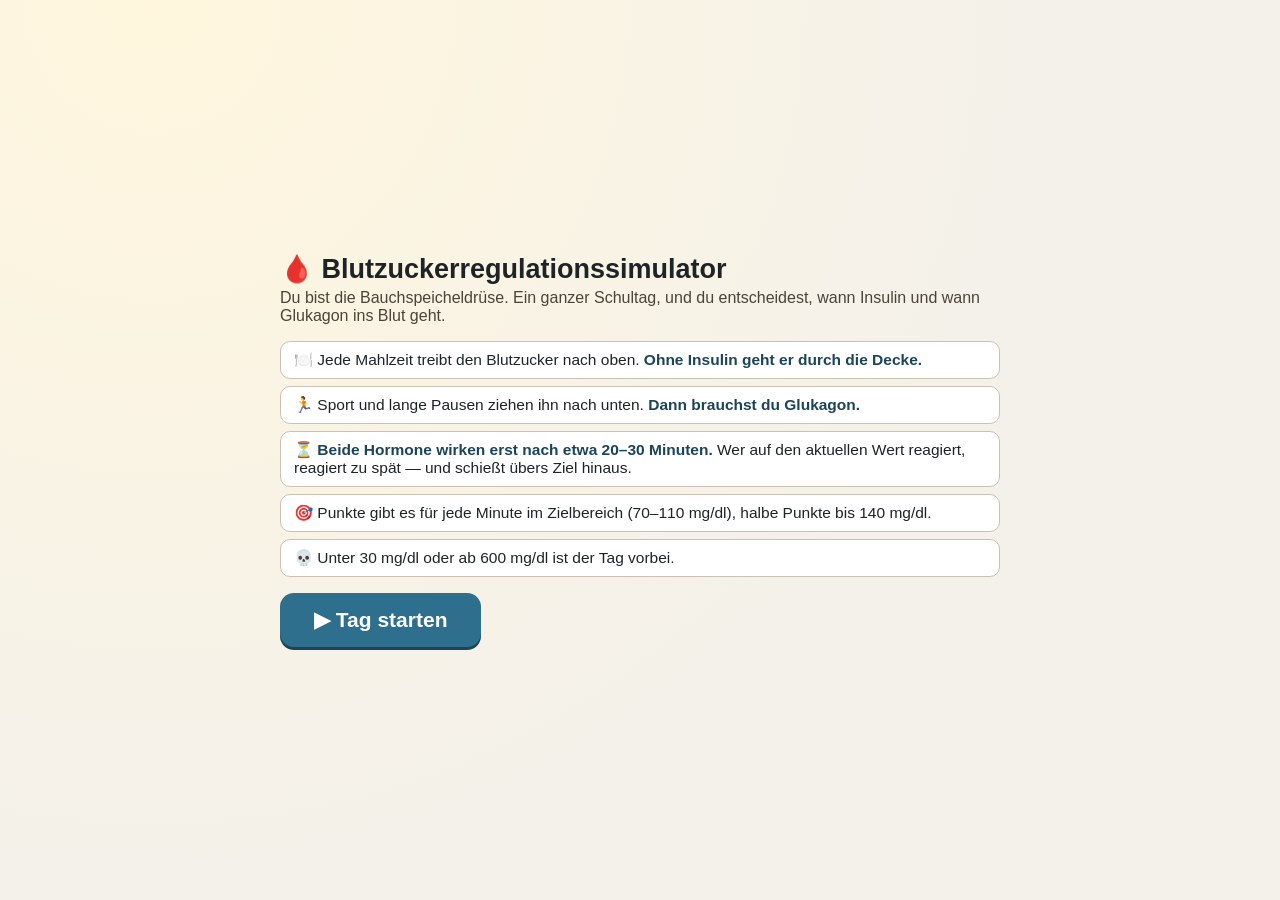
<file: Blutzuckerregulationssimulator/blutzuckerregulationssimulator.html>
<!DOCTYPE html>
<html lang="de">
<head>
<meta charset="UTF-8">
<meta name="viewport" content="width=device-width, initial-scale=1, maximum-scale=1, user-scalable=no">
<title>Blutzuckerregulationssimulator</title>
<style>
  :root{
    --insulin:#2E6F8E;
    --insulin-d:#1b4459;
    --glukagon:#B85042;
    --glukagon-d:#7a3229;
    --hg:#f4f1ea;
    --flaeche:#ffffff;
    --text:#1d2327;
    --rand:#c9c2b3;
    --ziel:#8fbf7a;
    --warn:#d9a441;
    --gefahr:#b8433a;
    --radius:12px;
  }
  *{ box-sizing:border-box; -webkit-tap-highlight-color:transparent; }
  html,body{
    margin:0; padding:0; width:100%; height:100%; overflow:hidden;
    background:var(--hg); color:var(--text);
    font-family:"MS PGothic","MS Pゴシック","Hiragino Sans","Yu Gothic",sans-serif;
    font-size:17px; -webkit-user-select:none; user-select:none;
  }
  #app{ position:fixed; inset:0; display:flex; flex-direction:column; }

  /* ================= Startbildschirm ================= */
  #start-screen{ flex:1; display:flex; flex-direction:column; overflow-y:auto; padding:20px;
    background:radial-gradient(circle at 12% 0%, #fff6dd 0%, var(--hg) 60%); }
  .start-wrap{ max-width:720px; margin:auto; width:100%; }
  .start-wrap h1{ font-size:27px; margin:0 0 4px; }
  .start-unter{ font-size:16px; color:#4a4438; margin:0 0 16px; }
  .regel-liste{ list-style:none; margin:0 0 16px; padding:0; display:flex; flex-direction:column; gap:7px; }
  .regel-liste li{ background:#fff; border:1px solid var(--rand); border-radius:10px; padding:9px 13px; font-size:15.5px; }
  .regel-liste b{ color:var(--insulin-d); }
  .start-fuss{ display:flex; align-items:center; gap:14px; flex-wrap:wrap; }
  #btn-start{ font-size:21px; font-weight:bold; padding:15px 34px; border-radius:14px; border:none;
    background:var(--insulin); color:#fff; cursor:pointer; box-shadow:0 3px 0 var(--insulin-d); }
  #btn-start:active{ transform:translateY(2px); box-shadow:0 1px 0 var(--insulin-d); }
  .start-highscore{ font-size:16px; font-weight:bold; color:#8a6d00; }

  /* ================= Spielbildschirm ================= */
  #spiel-screen{ flex:1; display:none; flex-direction:column; min-height:0; position:relative; }
  #kopf{ display:flex; align-items:center; gap:7px; padding:5px 8px; background:#e7e1d2;
    border-bottom:1px solid var(--rand); flex-shrink:0; flex-wrap:wrap; }
  #kopf button{ min-height:34px; padding:5px 11px; border-radius:8px; border:1px solid var(--rand);
    background:#fff; font-size:14px; cursor:pointer; touch-action:manipulation; }
  #kopf .uhr{ font-size:18px; font-weight:bold; min-width:60px; }
  .tempo-box{ display:flex; align-items:center; gap:6px; font-size:13px; color:#4a4438; }
  #tempo-regler{ width:110px; height:30px; touch-action:manipulation; }
  #tempo-wert{ min-width:74px; font-size:13px; }
  #score-anzeige{ margin-left:auto; font-size:17px; font-weight:bold; background:#fff;
    border:1px solid var(--warn); border-radius:8px; padding:4px 10px; color:#8a6d00;
    transition:transform .12s ease; }
  #score-anzeige.puls{ transform:scale(1.16); }

  #inhalt{ flex:1; display:flex; flex-direction:column; min-height:0; gap:5px; padding:5px 7px 7px; }

  #chart-box{ flex:1 1 auto; min-height:200px; background:var(--flaeche);
    border:1px solid var(--rand); border-radius:var(--radius); overflow:hidden; }
  #chart{ width:100%; height:100%; display:block; touch-action:none; }

  #mitte{ flex:0 0 158px; display:flex; gap:6px; min-height:0; }
  #leisten{ flex:1; min-width:0; background:var(--flaeche); border:1px solid var(--rand);
    border-radius:var(--radius); padding:7px 9px; overflow:hidden; }
  .hgruppe{ margin-bottom:7px; }
  .hkopf{ display:flex; justify-content:space-between; font-size:13.5px; font-weight:bold; margin-bottom:3px; }
  .hzeile{ display:flex; align-items:center; gap:6px; margin-bottom:3px; }
  .hcap{ width:50px; font-size:12px; color:#6b6455; flex-shrink:0; }
  .hbar{ flex:1; background:#e9e4d8; border:1px solid var(--rand); border-radius:4px; height:9px; overflow:hidden; }
  .hbar.dick{ height:13px; }
  .hfill{ height:100%; width:0%; border-radius:3px 0 0 3px; }

  #buehne{ flex:0 0 366px; display:flex; gap:6px; min-width:0; }
  #blase-box{ flex:1; min-width:0; background:var(--flaeche); border:1px solid var(--rand);
    border-radius:var(--radius); padding:9px 11px; display:flex; align-items:center; position:relative; }
  #blase-text{ font-size:14.5px; line-height:1.35; }
  #blase-box::after{ content:""; position:absolute; right:-9px; top:50%; margin-top:-8px;
    border-top:8px solid transparent; border-bottom:8px solid transparent; border-left:9px solid var(--flaeche); }
  #figur-box{ flex:0 0 180px; background:var(--flaeche); border:1px solid var(--rand);
    border-radius:var(--radius); overflow:hidden; }
  #figur{ width:100%; height:100%; display:block; touch-action:none; }

  #steuerung{ flex:0 0 96px; display:flex; gap:8px; }
  .dose-btn{
    flex:1; border-radius:var(--radius); border:none; color:#fff; position:relative; overflow:hidden;
    touch-action:none; display:flex; flex-direction:column; align-items:center; justify-content:flex-start;
    padding-top:9px; cursor:pointer;
  }
  .dose-btn.insulin{ background:var(--insulin-d); }
  .dose-btn.glukagon{ background:var(--glukagon-d); }
  .dose-fuellung{ position:absolute; left:0; right:0; bottom:0; opacity:.92; }
  .dose-btn.insulin .dose-fuellung{ background:var(--insulin); }
  .dose-btn.glukagon .dose-fuellung{ background:var(--glukagon); }
  .dose-label{ position:relative; z-index:2; font-size:17px; font-weight:bold; line-height:1.25;
    text-align:center; text-shadow:0 1px 3px rgba(0,0,0,.65); }
  .dose-sub{ position:relative; z-index:2; font-size:12px; opacity:.9; text-shadow:0 1px 3px rgba(0,0,0,.65); }
  .dose-rate{ position:absolute; left:7px; right:7px; bottom:6px; height:7px;
    background:rgba(0,0,0,.3); border-radius:4px; overflow:hidden; z-index:2; }
  .dose-rate-fill{ position:absolute; left:0; top:0; bottom:0; width:0%; background:#fff; }
  @keyframes dosePuls{ 0%{ transform:scale(1); } 50%{ transform:scale(.975); } 100%{ transform:scale(1); } }
  .dose-btn.haelt{ animation:dosePuls .42s ease-in-out infinite;
    box-shadow:0 0 0 4px rgba(255,255,255,.45), inset 0 0 30px 8px rgba(255,255,255,.3); }
  .dose-btn.leer{ filter:saturate(.35) brightness(.8); }

  /* ================= Modal (Game Over) ================= */
  #modal-hg{ position:absolute; inset:0; background:rgba(24,20,18,.62); display:none;
    align-items:center; justify-content:center; padding:18px; z-index:50; }
  #modal-hg.an{ display:flex; animation:einblenden .35s ease; }
  @keyframes einblenden{ from{ opacity:0; } to{ opacity:1; } }
  .modal-karte{ background:#fffdf8; border-radius:16px; max-width:520px; width:100%;
    max-height:100%; overflow-y:auto; padding:18px 20px; border-top:9px solid var(--go,#b8433a);
    box-shadow:0 12px 40px rgba(0,0,0,.45); }
  .modal-karte h2{ margin:0 0 8px; font-size:24px; color:var(--go,#b8433a); }
  .modal-karte p{ font-size:15.5px; line-height:1.45; margin:0 0 10px; }
  .modal-karte h3{ font-size:16px; margin:12px 0 6px; }
  .modal-karte ul{ margin:0; padding-left:20px; font-size:15px; line-height:1.55; }
  .modal-punkte{ margin:12px 0; background:#f2ecdd; border-radius:9px; padding:8px 12px;
    font-size:16px; font-weight:bold; }

  /* ================= Auswertung ================= */
  #ende-screen{ flex:1; display:none; overflow-y:auto; padding:16px; }
  .ende-wrap{ max-width:760px; margin:0 auto; }
  .ende-wrap h1{ font-size:24px; margin:0 0 8px; }
  .punktezeile{ font-size:18px; font-weight:bold; margin-bottom:12px; }
  .neuer-hs{ display:inline-block; color:#8a6d00; background:#fff8df; border:1px solid var(--warn);
    border-radius:9px; padding:7px 12px; font-size:18px; font-weight:bold; margin-bottom:12px; }
  .kennzahlen{ display:grid; grid-template-columns:repeat(auto-fill,minmax(155px,1fr)); gap:9px; margin:12px 0; }
  .kennzahl{ background:#fff; border:1px solid var(--rand); border-radius:10px; padding:9px; }
  .kennzahl .wert{ font-size:21px; font-weight:bold; }
  .kennzahl .lab{ font-size:12.5px; color:#5a5346; }
  #ereignisse{ font-size:14px; max-height:170px; overflow-y:auto; background:#fff;
    border:1px solid var(--rand); border-radius:10px; padding:8px 12px; }
  #ende-chart-box{ height:270px; background:#fff; border:1px solid var(--rand);
    border-radius:var(--radius); margin-bottom:12px; }
  #ende-chart{ width:100%; height:100%; display:block; }
  .aktionen{ display:flex; gap:9px; flex-wrap:wrap; margin-top:12px; }
  .aktionen button{ min-height:46px; padding:10px 18px; font-size:16px; border-radius:10px;
    border:1px solid var(--rand); background:#fff; cursor:pointer; }
  .aktionen button.prim{ background:var(--insulin); color:#fff; border-color:var(--insulin-d); }

  @media (max-width:820px){
    #buehne{ flex:0 0 280px; }
    #figur-box{ flex:0 0 124px; }
    #blase-text{ font-size:13.5px; }
  }
  @media (orientation:portrait){
    #steuerung{ flex:0 0 104px; }
  }
</style>
</head>
<body>
<div id="app">

  <!-- ========== START ========== -->
  <div id="start-screen">
    <div class="start-wrap">
      <h1>🩸 Blutzuckerregulationssimulator</h1>
      <p class="start-unter">Du bist die Bauchspeicheldrüse. Ein ganzer Schultag, und du entscheidest,
        wann Insulin und wann Glukagon ins Blut geht.</p>
      <ul class="regel-liste">
        <li>🍽️ Jede Mahlzeit treibt den Blutzucker nach oben. <b>Ohne Insulin geht er durch die Decke.</b></li>
        <li>🏃 Sport und lange Pausen ziehen ihn nach unten. <b>Dann brauchst du Glukagon.</b></li>
        <li>⏳ <b>Beide Hormone wirken erst nach etwa 20–30 Minuten.</b> Wer auf den aktuellen Wert reagiert,
            reagiert zu spät — und schießt übers Ziel hinaus.</li>
        <li>🎯 Punkte gibt es für jede Minute im Zielbereich (70–110 mg/dl), halbe Punkte bis 140 mg/dl.</li>
        <li>💀 Unter 30 mg/dl oder ab 600 mg/dl ist der Tag vorbei.</li>
      </ul>
      <div class="start-fuss">
        <button id="btn-start">▶︎ Tag starten</button>
        <span class="start-highscore" id="start-highscore"></span>
      </div>
    </div>
  </div>

  <!-- ========== SPIEL ========== -->
  <div id="spiel-screen">
    <div id="kopf">
      <button id="btn-play">▶︎ Los</button>
      <div class="tempo-box">
        <span>Tempo</span>
        <input type="range" id="tempo-regler" min="2" max="12" step="1" value="4">
        <span id="tempo-wert">4 Min/Sek</span>
      </div>
      <span class="uhr" id="uhr">06:00</span>
      <span id="score-anzeige">⭐ 0</span>
      <button id="btn-abbrechen">Abbrechen</button>
    </div>

    <div id="inhalt">
      <div id="chart-box"><canvas id="chart"></canvas></div>

      <div id="mitte">
        <div id="leisten"></div>
        <div id="buehne">
          <div id="blase-box"><div id="blase-text"></div></div>
          <div id="figur-box"><canvas id="figur"></canvas></div>
        </div>
      </div>

      <div id="steuerung">
        <button class="dose-btn insulin" id="btn-insulin">
          <div class="dose-fuellung" id="fuell-insulin" style="height:100%"></div>
          <span class="dose-label">💉 INSULIN</span>
          <span class="dose-sub">senkt — gedrückt halten</span>
          <div class="dose-rate"><div class="dose-rate-fill" id="rate-insulin"></div></div>
        </button>
        <button class="dose-btn glukagon" id="btn-glukagon">
          <div class="dose-fuellung" id="fuell-glukagon" style="height:100%"></div>
          <span class="dose-label">🍬 GLUKAGON</span>
          <span class="dose-sub">hebt — gedrückt halten</span>
          <div class="dose-rate"><div class="dose-rate-fill" id="rate-glukagon"></div></div>
        </button>
      </div>
    </div>

    <div id="modal-hg"><div class="modal-karte" id="modal-karte"></div></div>
  </div>

  <!-- ========== AUSWERTUNG ========== -->
  <div id="ende-screen"></div>
</div>

<script>
(function(){
"use strict";

/* =====================================================================
   PARAM — alle Modellgroessen an einer Stelle.
   Fuer die Lehrkraft: Diese Werte bestimmen das Verhalten der Simulation.
   Sie sind so kalibriert, dass
     * eine Mahlzeit OHNE Insulin weit ueber 250 mg/dl treibt,
     * Sport und lange Pausen ohne Glukagon in die Unterzuckerung fuehren,
     * und die Verzoegerung zwischen Ausschuettung und Wirkung sich als
       Ueberschwingen bemerkbar macht.
   Der Selbsttest testeKalibrierung() unten prueft die Eckwerte automatisch
   und schreibt das Ergebnis in die Browser-Konsole.
   ===================================================================== */
const PARAM = {
  dt: 0.25,                  // Integrationsschritt [Simulationsminuten]

  // Verteilungsvolumina
  V_G: 96,                   // Glukose [dl]  (1,6 dl/kg * 60 kg)
  V_I: 12,                   // Insulin [l]
  V_P: 12,                   // Glukagon [l]

  // Kohlenhydrate: Magen (D1) -> Darm (D2) -> Blut
  tau_m: 30,                 // Magenentleerung [min]
  k_abs: 0.020,              // Resorption Darm -> Blut [1/min]
  f_glu: 1.0,                // Anteil der KH, der als Glukose im Blut ankommt
  anteil_fluessig: 0.6,      // Anteil einer FLUESSIGEN Mahlzeit, der den Magen ueberspringt

  // Insulin: Plasma (I) -> Wirkung im Gewebe (X)
  I_basal: 10,               // basales Plasmainsulin [mE/l]
  n_i: 0.14,                 // Abklingrate von I [1/min]
  p2: 0.03,                  // Abklingrate der Insulinwirkung X [1/min] -> Zeitkonstante ca. 33 min
  p3: 1.3e-3,                // Kopplung Plasmainsulin -> Wirkung X

  // Glukagon: Plasma (Pg) -> Wirkung (Y)
  P_basal: 60,               // basales Plasmaglukagon [ng/l]
  n_p: 0.10,                 // Abklingrate von Pg [1/min]
  q2: 0.020,                 // Abklingrate der Glukagonwirkung Y [1/min]
  q3: 0.1,                   // Kopplung Plasmaglukagon -> Wirkung Y

  // Leber
  EGP_basal: 0.44,           // Glukoseabgabe der Leber ohne Glukagonreiz [mg/dl/min].
                             // Bewusst etwas KLEINER als der Grundverbrauch p1*90:
                             // ohne Glukagon sackt der Blutzucker langsam ab — genau
                             // dafuer gibt es im Koerper den Glukagon-Grundtonus.
  k_gluk: 0.05,              // Verstaerkung der Leberabgabe durch Glukagonwirkung Y
  LG_max: 100,               // maximaler Glykogenspeicher [g]
  LG_start: 80,              // Startfuellung [g]
  anteil_glyk: 0.6,          // Anteil der Leberabgabe, der aus Glykogen stammt
  k_speicher: 0.020,         // Einspeicherung bei Insulinwirkung und hohem Blutzucker

  // Abbau von Glukose
  p1: 0.006,                 // insulinUNabhaengige Aufnahme [1/min] — klein, deshalb
                             // ist der Koerper ohne Insulin einer Mahlzeit hilflos ausgeliefert
  k_ren: 0.003,              // Ausscheidung ueber die Niere oberhalb der Schwelle
  nierenschwelle: 180,       // [mg/dl]

  U_sport: 1.0,              // zusaetzlicher, insulinunabhaengiger Verbrauch bei Sport [mg/dl/min]

  // Ausschuettung durch die Spielenden. Der Vorrat wird in SIMULATIONSminuten
  // verbraucht, nicht in Echtzeit — eine volle Ausschuettung kostet also immer
  // dieselbe Dosis, egal bei welchem Tempo gespielt wird.
  S_MAX_INSULIN: 6,          // [mE/min] bei voll gedrueckter Taste
  S_MAX_GLUKAGON: 40,        // [ng/min] bei voll gedrueckter Taste
  VORRAT_LEER_SIMMIN: 16,    // Simulationsminuten Dauerdruck bis der Vorrat leer ist
  VORRAT_FUELL_SIMMIN: 90,   // Simulationsminuten bis der Vorrat wieder voll ist
  RAMPE_S: 0.8,              // Echtzeit-Sekunden bis zum vollen Ausschlag

  koma_hypo: 30,             // [mg/dl] darunter: Unterzucker-Koma, Spiel vorbei
  koma_hyper: 600,           // [mg/dl] ab hier: hyperosmolares Koma, Spiel vorbei

  // Nur fuer den Referenzlauf "gesunde Bauchspeicheldruese im Automatikmodus"
  // (Selbsttest T1/T2; im Spiel dosieren die Lernenden selbst).
  // k_secr_d_auto ist die "erste Phase" der Insulinantwort: echte Beta-Zellen
  // reagieren auch auf die ANSTIEGSGESCHWINDIGKEIT, nicht nur auf die Hoehe.
  k_secr_i_auto: 0.006,
  k_secr_d_auto: 0.8,
  k_secr_g_auto: 1.0,
  gluk_schwelle_auto: 88
};

const ZIEL_MIN = 70, ZIEL_MAX = 110, TOLERANZ_MAX = 140;
const TAG_DAUER = 16*60, TAG_START = 6*60;
const EFFEKT_DAUER = 14;   // Simulationsminuten, die eine Ess-/Trinkanimation laeuft

/* =====================================================================
   SIMULATIONSKERN
   ===================================================================== */
function neuerZustand(){
  return { G:90, I:PARAM.I_basal, X:0, Pg:PARAM.P_basal, Y:0,
           D1:0, D2:0, LG:PARAM.LG_start, t:0, dG:0 };
}

function simSchritt(z, opts){
  opts = opts || {};
  const P = PARAM, dt = P.dt;

  const dD1 = -z.D1 / P.tau_m;
  const dD2 = z.D1 / P.tau_m - z.D2 / P.tau_m;
  const Ra  = P.k_abs * z.D2 / P.V_G;

  let S_insulin = opts.insulin || 0;
  let S_glukagon = opts.glukagon || 0;
  if (opts.autoPankreas) S_insulin += P.k_secr_i_auto*Math.max(0, z.G-90) + P.k_secr_d_auto*Math.max(0, z.dG);
  if (opts.autoGlukagon) S_glukagon += P.k_secr_g_auto*Math.max(0, P.gluk_schwelle_auto - z.G);

  const dI = -P.n_i*(z.I - P.I_basal) + S_insulin/P.V_I;
  const dX = -P.p2*z.X + P.p3*Math.max(0, z.I - P.I_basal);
  const dPg = -P.n_p*(z.Pg - P.P_basal) + S_glukagon/P.V_P;
  const dY = -P.q2*z.Y + P.q3*Math.max(0, z.Pg - P.P_basal);

  const leerLeber = z.LG > 0 ? 1 : 0.25;
  const EGP = P.EGP_basal + P.k_gluk*z.Y*leerLeber;
  const U_ren = P.k_ren*Math.max(0, z.G - P.nierenschwelle);
  const sport = opts.sport ? P.U_sport*(opts.sportIntensitaet||1) : 0;

  const dG = Ra + EGP - (P.p1 + z.X)*z.G - U_ren - sport;
  // Glykogen: Einspeicherung, wenn Insulin wirkt und der Zucker hoch ist;
  // Abbau proportional zu der Glukose, die die Leber gerade abgibt.
  const dLG = P.k_speicher*z.X*Math.max(0, z.G-100)/100
            - (z.LG > 0 ? P.anteil_glyk*EGP*P.V_G/1000 : 0);

  z.D1 += dD1*dt; z.D2 += dD2*dt;
  z.I += dI*dt;   z.X += dX*dt;
  z.Pg += dPg*dt; z.Y += dY*dt;
  z.G += dG*dt;   z.LG += dLG*dt;
  if (z.LG < 0) z.LG = 0; if (z.LG > P.LG_max) z.LG = P.LG_max;
  if (z.D1 < 0) z.D1 = 0; if (z.D2 < 0) z.D2 = 0;
  z.dG = dG; z.t += dt;
  return z;
}

function isst(z, gramm, fluessig){
  const mg = gramm*1000*PARAM.f_glu;
  if (fluessig){ z.D2 += mg*PARAM.anteil_fluessig; z.D1 += mg*(1-PARAM.anteil_fluessig); }
  else { z.D1 += mg; }
}

/* =====================================================================
   SELBSTTEST der fachlichen Eckwerte (Ausgabe in der Konsole)
   ===================================================================== */
function testeKalibrierung(){
  function lauf(minuten, vorbereiten, schrittFn){
    const z = neuerZustand(); vorbereiten(z);
    let minG=z.G, maxG=z.G, peakT=0, peakV=z.G; const spur={};
    for (let t=0; t<=minuten; t+=PARAM.dt){
      schrittFn(z, t);
      if (z.G<minG) minG=z.G;
      if (z.G>maxG) maxG=z.G;
      if (z.G>peakV){ peakV=z.G; peakT=t; }
      spur[Math.round(t)] = z.G;
    }
    return {z:z, minG:minG, maxG:maxG, peakT:peakT, peakV:peakV, spur:spur};
  }
  const r1 = lauf(200, z=>isst(z,60), z=>simSchritt(z,{autoPankreas:true, autoGlukagon:true}));
  const r2 = lauf(480, ()=>{},        z=>simSchritt(z,{autoPankreas:true, autoGlukagon:true}));
  const r3 = lauf(180, z=>isst(z,60), z=>simSchritt(z,{}));
  // Doppelt zu hohe Ausschuettung zu einer 40-g-Mahlzeit
  const r4 = lauf(150, z=>isst(z,40), (z,t)=>simSchritt(z,{
    insulin: (t < 2*PARAM.VORRAT_LEER_SIMMIN) ? PARAM.S_MAX_INSULIN : 0 }));
  const rd = x => Math.round(x*10)/10;
  console.log("[Eckwerte] T1 gesunde Regulation, 60 g: Gipfel "+rd(r1.peakV)+" mg/dl nach "+rd(r1.peakT)+
              " min (Ziel 140–160 @ 40–60), nach 120 min "+rd(r1.spur[120])+" (<140), nach 180 min "+rd(r1.spur[180])+" (85–95)");
  console.log("[Eckwerte] T2 8 h ohne Nahrung: "+rd(r2.minG)+"–"+rd(r2.maxG)+" mg/dl (Ziel 70–92), Glykogen "+
              PARAM.LG_start+" -> "+rd(r2.z.LG)+" g");
  console.log("[Eckwerte] T3 Mahlzeit ohne jedes Insulin: max "+rd(r3.maxG)+" mg/dl (Ziel >250), nach 180 min "+
              rd(r3.spur[180])+" (Ziel >200)");
  console.log("[Eckwerte] T4 doppelte Insulingabe zu 40 g: tiefster Wert "+rd(r4.minG)+" mg/dl (Ziel <50)");
}

/* =====================================================================
   HILFSFUNKTIONEN
   ===================================================================== */
function uhrzeit(min){
  let m = Math.round(min)%1440; if (m<0) m+=1440;
  const h = Math.floor(m/60), r = m%60;
  return (h<10?"0":"")+h+":"+(r<10?"0":"")+r;
}
function clamp(v,lo,hi){ return v<lo?lo:(v>hi?hi:v); }
function zufall(a,b){ return a + Math.random()*(b-a); }
function ganz(a,b){ return Math.round(zufall(a,b)); }
function waehle(arr){ return arr[Math.floor(Math.random()*arr.length)]; }

function canvasDPR(canvas){
  const dpr = window.devicePixelRatio || 1;
  const r = canvas.getBoundingClientRect();
  const w = Math.max(1, Math.round(r.width)), h = Math.max(1, Math.round(r.height));
  if (canvas._w===w && canvas._h===h && canvas._d===dpr) return canvas.getContext("2d");
  canvas.width = w*dpr; canvas.height = h*dpr;
  canvas._w=w; canvas._h=h; canvas._d=dpr;
  const ctx = canvas.getContext("2d");
  ctx.setTransform(dpr,0,0,dpr,0,0);
  return ctx;
}
function lesen(k, f){ try{ const v=localStorage.getItem(k); return v===null?f:JSON.parse(v); }catch(e){ return f; } }
function schreiben(k, v){ try{ localStorage.setItem(k, JSON.stringify(v)); }catch(e){} }
function highscore(){ return lesen("rk_highscore", 0); }
function highscoreSetzen(p){ if (p>highscore()){ schreiben("rk_highscore", p); return true; } return false; }

/* =====================================================================
   ZUFAELLIGER SCHULTAG
   Grundgeruest steht, Zeiten und Mengen wackeln, dazu kommen zwei bis drei
   zufaellige Ereignisse aus dem Topf.
   ===================================================================== */
const EXTRAS = [
  { art:"essen", label:"Cola in der Pause", icon:"🥤", g:[30,42], fluessig:true, fenster:[150,560] },
  { art:"essen", label:"Schokoriegel",      icon:"🍫", g:[20,30], fenster:[150,700] },
  { art:"essen", label:"Apfel",             icon:"🍎", g:[14,20], fenster:[150,700] },
  { art:"essen", label:"Geburtstagskuchen", icon:"🎂", g:[38,55], fenster:[200,560] },
  { art:"essen", label:"Eis auf dem Heimweg", icon:"🍦", g:[25,35], fenster:[520,720] },
  { art:"sport", label:"Bus verpasst — rennen!", kurz:"Rennen", icon:"🏃", dauer:[10,16], intensitaet:1.5, fenster:[120,700] },
  { art:"sport", label:"Spaziergang mit dem Hund", kurz:"Hund", icon:"🐕", dauer:[25,40], intensitaet:0.6, fenster:[700,880] },
  { art:"sport", label:"Fahrrad zum Training", kurz:"Fahrrad", icon:"🚲", dauer:[18,28], intensitaet:1.1, fenster:[520,760] }
];

function erzeugeTag(){
  const mahlzeiten = [
    { t:ganz(45,75),   g:ganz(45,65), label:"Frühstück",   icon:"🥐" },
    { t:ganz(205,245), g:ganz(20,35), label:"Pausenbrot",  icon:"🥪" },
    { t:ganz(420,480), g:ganz(65,90), label:"Mittagessen", icon:"🍝" },
    { t:ganz(750,810), g:ganz(40,60), label:"Abendessen",  icon:"🍲" }
  ];
  const sport = [
    { t0:0, t1:0, label:"Sportunterricht", kurz:"Sport", icon:"🏃", intensitaet:1 }
  ];
  const s0 = ganz(590,650); sport[0].t0 = s0; sport[0].t1 = s0 + ganz(40,60);

  // zwei bis drei Zufallsereignisse, die sich nicht zu sehr draengeln
  const anzahl = ganz(2,3);
  const genommen = [];
  let versuche = 0;
  while (genommen.length < anzahl && versuche < 40){
    versuche++;
    const e = waehle(EXTRAS);
    if (genommen.indexOf(e) >= 0) continue;
    const t = ganz(e.fenster[0], e.fenster[1]);
    let zuNah = false;
    mahlzeiten.forEach(m => { if (Math.abs(m.t - t) < 55) zuNah = true; });
    if (t > sport[0].t0-40 && t < sport[0].t1+30) zuNah = true;
    if (zuNah) continue;
    genommen.push(e);
    if (e.art === "essen"){
      mahlzeiten.push({ t:t, g:ganz(e.g[0], e.g[1]), label:e.label, icon:e.icon,
                        fluessig:!!e.fluessig, extra:true });
    } else {
      const d = ganz(e.dauer[0], e.dauer[1]);
      sport.push({ t0:t, t1:t+d, label:e.label, kurz:e.kurz, icon:e.icon, intensitaet:e.intensitaet, extra:true });
    }
  }
  mahlzeiten.sort((a,b)=>a.t-b.t);
  sport.sort((a,b)=>a.t0-b.t0);
  return { mahlzeiten, sport };
}

/* =====================================================================
   SPIELZUSTAND
   ===================================================================== */
const S = {
  tag:null, z:null, laeuft:false, tempo:4, punkte:0, punkteAnzeige:0,
  verlauf:[], ereignisse:[], achsenMax:300,
  vorratI:1, vorratG:1, haltI:0, haltG:0, rateI:0, rateG:0,
  mahlzeitFertig:null, sportFertig:null, sportAktiv:false, sportVorher:false,
  letzterStempel:null, restSim:0, beendet:false,
  komaArt:null, komaStart:0, modalOffen:false,
  spruch:"", spruchBis:0, spruchQuelle:"",
  effekt:null, effektBis:0, effektIcon:"", effektArt:""
};

const el = {
  start:  document.getElementById("start-screen"),
  spiel:  document.getElementById("spiel-screen"),
  ende:   document.getElementById("ende-screen"),
  chart:  document.getElementById("chart"),
  figur:  document.getElementById("figur"),
  leisten:document.getElementById("leisten"),
  uhr:    document.getElementById("uhr"),
  score:  document.getElementById("score-anzeige"),
  blase:  document.getElementById("blase-text"),
  play:   document.getElementById("btn-play"),
  tempo:  document.getElementById("tempo-regler"),
  tempoW: document.getElementById("tempo-wert"),
  modalHG:document.getElementById("modal-hg"),
  modal:  document.getElementById("modal-karte"),
  btnI:   document.getElementById("btn-insulin"),
  btnG:   document.getElementById("btn-glukagon"),
  startHS:document.getElementById("start-highscore")
};

/* =====================================================================
   START / SPIELSTART
   ===================================================================== */
function zeigeStart(){
  S.laeuft = false;
  el.spiel.style.display = "none";
  el.ende.style.display = "none";
  el.start.style.display = "flex";
  const hs = highscore();
  el.startHS.textContent = hs > 0 ? ("🏆 Dein Bestwert: "+hs+" Punkte") : "";
}

function starteTag(){
  S.tag = erzeugeTag();
  S.z = neuerZustand();
  S.laeuft = false; S.punkte = 0; S.punkteAnzeige = 0;
  S.verlauf = [{t:0, G:S.z.G}];
  S.ereignisse = [];
  S.achsenMax = 300;
  S.vorratI = 1; S.vorratG = 1; S.haltI = 0; S.haltG = 0; S.rateI = 0; S.rateG = 0;
  S.mahlzeitFertig = S.tag.mahlzeiten.map(()=>false);
  S.sportFertig = S.tag.sport.map(()=>false);
  S.sportGestartet = S.tag.sport.map(()=>false);
  S.sportAktiv = false; S.sportVorher = false;
  S.letzterStempel = null; S.restSim = 0; S.beendet = false;
  S.komaArt = null; S.komaStart = 0; S.modalOffen = false;
  S.spruch = ""; S.spruchBis = 0; S.spruchQuelle = "";
  S.effekt = null; S.effektBis = 0;

  el.start.style.display = "none";
  el.ende.style.display = "none";
  el.spiel.style.display = "flex";
  el.modalHG.classList.remove("an");
  el.play.textContent = "▶︎ Los";
  baueLeisten();
  neuerSpruch(true);
  requestAnimationFrame(()=>{ canvasDPR(el.chart); canvasDPR(el.figur); zeichneAlles(); });
}

document.getElementById("btn-start").addEventListener("click", starteTag);
document.getElementById("btn-abbrechen").addEventListener("click", zeigeStart);

el.play.addEventListener("click", ()=>{
  if (S.beendet) return;
  S.laeuft = !S.laeuft;
  el.play.textContent = S.laeuft ? "⏸ Pause" : "▶︎ Weiter";
  S.letzterStempel = null;
});
el.tempo.addEventListener("input", ()=>{
  S.tempo = parseInt(el.tempo.value, 10);
  el.tempoW.textContent = S.tempo + " Min/Sek";
});

/* =====================================================================
   HORMONLEISTEN
   ===================================================================== */
function baueLeisten(){
  el.leisten.innerHTML =
    gruppe("💉 Insulin", "I", "X", "var(--insulin)", "var(--insulin-d)") +
    gruppe("🍬 Glukagon", "Pg", "Y", "var(--glukagon)", "var(--glukagon-d)") +
    '<div class="hgruppe"><div class="hkopf"><span>🥖 Leberspeicher (Glykogen)</span>'+
      '<span id="wert-LG"></span></div>'+
      '<div class="hzeile"><span class="hcap"></span>'+
      '<div class="hbar dick"><div class="hfill" id="bar-LG" style="background:#7a5c00"></div></div></div></div>';
}
function gruppe(titel, kBlut, kWirkt, farbeHell, farbeDunkel){
  return '<div class="hgruppe"><div class="hkopf"><span>'+titel+'</span><span id="wert-'+kBlut+'"></span></div>'+
    '<div class="hzeile"><span class="hcap">im Blut</span>'+
      '<div class="hbar"><div class="hfill" id="bar-'+kBlut+'" style="background:'+farbeHell+'"></div></div></div>'+
    '<div class="hzeile"><span class="hcap">wirkt</span>'+
      '<div class="hbar"><div class="hfill" id="bar-'+kWirkt+'" style="background:'+farbeDunkel+'"></div></div></div></div>';
}
const MAXW = { I:45, X:0.10, Pg:500, Y:250 };
function aktualisiereLeisten(){
  const z = S.z;
  const setz = (id, wert, max) => {
    const b = document.getElementById("bar-"+id);
    if (b) b.style.width = clamp(wert/max*100, 0, 100)+"%";
  };
  setz("I", z.I, MAXW.I); setz("X", z.X, MAXW.X);
  setz("Pg", z.Pg, MAXW.Pg); setz("Y", z.Y, MAXW.Y);
  setz("LG", z.LG/PARAM.LG_max*100, 100);
  const wI = document.getElementById("wert-I"); if (wI) wI.textContent = Math.round(z.I)+" mE/l";
  const wP = document.getElementById("wert-Pg"); if (wP) wP.textContent = Math.round(z.Pg)+" ng/l";
  const wL = document.getElementById("wert-LG"); if (wL) wL.textContent = Math.round(z.LG/PARAM.LG_max*100)+" %";
}

/* =====================================================================
   TASTEN
   ===================================================================== */
function bindeTaste(knopf, haltKey){
  const start = ev => { ev.preventDefault(); if (S.beendet) return;
    S[haltKey] = performance.now(); knopf.classList.add("haelt");
    if (knopf.setPointerCapture && ev.pointerId != null){ try{ knopf.setPointerCapture(ev.pointerId); }catch(e){} } };
  const ende = ev => { ev.preventDefault(); S[haltKey] = 0; knopf.classList.remove("haelt"); };
  knopf.addEventListener("pointerdown", start);
  knopf.addEventListener("pointerup", ende);
  knopf.addEventListener("pointercancel", ende);
  knopf.addEventListener("pointerleave", ende);
}
bindeTaste(el.btnI, "haltI");
bindeTaste(el.btnG, "haltG");

function aktualisiereVorraete(simMin){
  const mach = (vorratKey, haltKey, rateId, fuellId, knopf) => {
    let rate = 0;
    if (S[haltKey] && S[vorratKey] > 0){
      const gehalten = (performance.now() - S[haltKey])/1000;
      rate = clamp(gehalten/PARAM.RAMPE_S, 0, 1);
      S[vorratKey] = clamp(S[vorratKey] - rate*simMin/PARAM.VORRAT_LEER_SIMMIN, 0, 1);
    } else {
      S[vorratKey] = clamp(S[vorratKey] + simMin/PARAM.VORRAT_FUELL_SIMMIN, 0, 1);
    }
    const rEl = document.getElementById(rateId); if (rEl) rEl.style.width = (rate*100)+"%";
    const fEl = document.getElementById(fuellId); if (fEl) fEl.style.height = (S[vorratKey]*100)+"%";
    knopf.classList.toggle("leer", S[vorratKey] <= 0.02);
    return rate;
  };
  S.rateI = mach("vorratI","haltI","rate-insulin","fuell-insulin", el.btnI);
  S.rateG = mach("vorratG","haltG","rate-glukagon","fuell-glukagon", el.btnG);
}

/* =====================================================================
   HAUPTSCHLEIFE
   ===================================================================== */
function rahmen(ts){
  requestAnimationFrame(rahmen);
  if (el.spiel.style.display === "none") return;
  if (S.letzterStempel === null) S.letzterStempel = ts;
  const echtS = Math.min(0.5, (ts - S.letzterStempel)/1000);
  S.letzterStempel = ts;

  const simMin = (S.laeuft && !S.beendet) ? echtS*S.tempo : 0;
  aktualisiereVorraete(simMin);

  if (simMin > 0){
    S.restSim += simMin;
    while (S.restSim >= PARAM.dt){
      schrittMachen();
      S.restSim -= PARAM.dt;
      if (S.beendet) break;
    }
  }
  if (S.komaArt && !S.modalOffen && performance.now() - S.komaStart > 1800) zeigeKomaModal();
  zeichneAlles();
}

function schrittMachen(){
  const z = S.z, tag = S.tag;

  tag.mahlzeiten.forEach((m,i)=>{
    if (!S.mahlzeitFertig[i] && z.t >= m.t){
      S.mahlzeitFertig[i] = true;
      isst(z, m.g, m.fluessig);
      S.ereignisse.push({t:z.t, icon:m.icon, text:m.label+" ("+m.g+" g)"});
      S.effekt = m.fluessig ? "trinken" : "essen";
      S.effektIcon = m.icon; S.effektBis = z.t + EFFEKT_DAUER;
      setzeSpruch(waehle(m.fluessig ? SPRUECHE.trinken : SPRUECHE.essen), z.t+10, "ereignis");
    }
  });

  let sportAktiv = false, intensitaet = 1;
  tag.sport.forEach((s,i)=>{
    if (z.t >= s.t0 && z.t <= s.t1){ sportAktiv = true; intensitaet = s.intensitaet||1; }
    if (!S.sportGestartet[i] && z.t >= s.t0){
      S.sportGestartet[i] = true;
      S.ereignisse.push({t:s.t0, icon:s.icon, text:s.label+" beginnt"});
      setzeSpruch(waehle(SPRUECHE.sport), z.t+16, "ereignis");
    }
    if (!S.sportFertig[i] && z.t > s.t1){
      S.sportFertig[i] = true;
      S.ereignisse.push({t:s.t1, icon:"🏁", text:s.label+" vorbei"});
    }
  });
  S.sportAktiv = sportAktiv;

  const vorher = z.G;
  simSchritt(z, {
    insulin: S.rateI*PARAM.S_MAX_INSULIN,
    glukagon: S.rateG*PARAM.S_MAX_GLUKAGON,
    sport: sportAktiv, sportIntensitaet: intensitaet
  });
  pruefeSchwellen(vorher, z.G, z.t);
  S.verlauf.push({t:z.t, G:z.G});

  if (z.G >= ZIEL_MIN && z.G <= ZIEL_MAX) S.punkte += PARAM.dt;
  else if (z.G > ZIEL_MAX && z.G <= TOLERANZ_MAX) S.punkte += PARAM.dt*0.5;
  else if (z.G < ZIEL_MIN || z.G > PARAM.nierenschwelle) S.punkte = Math.max(0, S.punkte - PARAM.dt*0.5);

  if (z.G > 280 && S.achsenMax < 400) S.achsenMax = 400;
  if (z.G > 380 && S.achsenMax < 600) S.achsenMax = 600;
  if (z.G > 570 && S.achsenMax < 900) S.achsenMax = 900;

  if (z.G < PARAM.koma_hypo){ komaAusloesen("hypo"); return; }
  if (z.G >= PARAM.koma_hyper){ komaAusloesen("hyper"); return; }
  if (z.t >= TAG_DAUER){ S.beendet = true; S.laeuft = false; tagAuswerten(); }
}

function pruefeSchwellen(vor, nach, t){
  const ab = (grenze, icon, text) => { if (vor>=grenze && nach<grenze) S.ereignisse.push({t:t, icon:icon, text:text}); };
  const auf = (grenze, icon, text) => { if (vor<grenze && nach>=grenze) S.ereignisse.push({t:t, icon:icon, text:text}); };
  ab(70,  "😟", "Unterzuckerung beginnt (< 70 mg/dl)");
  ab(50,  "🥴", "Gehirn unterversorgt (< 50 mg/dl)");
  ab(40,  "🚨", "Kritisch niedrig (< 40 mg/dl)");
  auf(180,"🚰", "Nierenschwelle überschritten (> 180 mg/dl)");
  auf(250,"🤢", "Ketoazidose-Bereich (> 250 mg/dl)");
  auf(500,"🚨", "Kritisch hoch (> 500 mg/dl)");
}

function komaAusloesen(art){
  S.beendet = true; S.laeuft = false;
  S.komaArt = art; S.komaStart = performance.now();
  S.haltI = 0; S.haltG = 0;
  el.btnI.classList.remove("haelt"); el.btnG.classList.remove("haelt");
  S.ereignisse.push({t:S.z.t, icon:"💀", text: art==="hypo" ? "Unterzucker-Koma" : "Hyperosmolares Koma"});
}
requestAnimationFrame(rahmen);

document.addEventListener("visibilitychange", ()=>{
  if (document.hidden && S.laeuft){ S.laeuft = false; el.play.textContent = "▶︎ Weiter"; }
});

/* =====================================================================
   SPRUECHE — ausschliesslich Aussagen der Figur ueber ihr Befinden
   oder ihren Tag. Keine Spielhinweise, keine Ratschlaege.
   ===================================================================== */
const SPRUECHE = {
  normal: ["Alles gut bei mir.","Was für ein Tag...","Ich hab Bock auf einen Döner mit alles!",
           "Mathe war heute echt lang.","Mir geht's gut, ehrlich.","Ich glaub, ich hör gleich Musik.",
           "Morgen ist Freitag, oder?","Ich fühl mich fit."],
  essen:   ["Mmmh, lecker!","Das musste jetzt sein.","Nachschlag?","Schmeckt!"],
  trinken: ["Zisch! Das kribbelt.","Ahhh, tut das gut.","Süß, aber lecker."],
  sport:   ["Puh, Sport...","Ich bin gleich außer Puste!","Wer hat sich das ausgedacht?","Seitenstechen!"],
  hoch:    ["Ich bin so müde...","Mir fallen fast die Augen zu.","Ich hab schon wieder Durst.",
            "Irgendwie bin ich schlapp."],
  durst:   ["Ich könnte einen ganzen See leer trinken!","Mein Mund ist wie Sandpapier.",
            "Ich muss dauernd aufs Klo.","Mir ist so komisch heiß."],
  keto:    ["Mir ist sooo übel...","Bäääh!","Mein Bauch tut richtig weh.","Ich glaub, ich muss gleich..."],
  tief:    ["Mir ist irgendwie flau.","Ich krieg plötzlich Hunger.","Hm, das fühlt sich komisch an."],
  autonom: ["Ich zittere am ganzen Körper!","Mir ist kalt und ich schwitze gleichzeitig!",
            "Mein Herz rast wie verrückt!","Ich brauch sofort was Süßes!"],
  neuro:   ["Ich... äh... was war die Frage?","Alles verschwommen...","Mir ist so schwindelig...",
            "Ich krieg die Wörter nicht raus."]
};

function stufe(G){
  if (G >= PARAM.koma_hyper) return "koma_hyper";
  if (G >= 250) return "keto";
  if (G >= 180) return "durst";
  if (G > ZIEL_MAX) return "hoch";
  if (G >= ZIEL_MIN) return "normal";
  if (G >= 60) return "tief";
  if (G >= 50) return "autonom";
  if (G >= PARAM.koma_hypo) return "neuro";
  return "koma_hypo";
}

function setzeSpruch(text, bisT, quelle){
  S.spruch = text; S.spruchBis = bisT; S.spruchQuelle = quelle||"";
}
function neuerSpruch(sofort){
  const st = stufe(S.z ? S.z.G : 90);
  const topf = SPRUECHE[st] || SPRUECHE.normal;
  if (sofort || S.z.t >= S.spruchBis){
    const t = waehle(topf);
    if (t !== S.spruch) setzeSpruch(t, (S.z?S.z.t:0) + ganz(25,45), "zustand");
  }
}
function aktualisiereBlase(){
  if (!S.z) return;
  if (S.komaArt){ el.blase.textContent = S.komaArt==="hypo" ? "..." : "Mir wird schwarz vor Augen..."; return; }
  if (S.z.t >= S.spruchBis) neuerSpruch(false);
  // Zustandswechsel sofort kommentieren
  const st = stufe(S.z.G);
  if (S.spruchQuelle === "zustand" && S._letzteStufe !== st){ setzeSpruch(waehle(SPRUECHE[st]||SPRUECHE.normal), S.z.t+ganz(25,45), "zustand"); }
  S._letzteStufe = st;
  el.blase.textContent = S.spruch;
}

/* =====================================================================
   ZEICHNEN
   ===================================================================== */
function zeichneAlles(){
  if (el.spiel.style.display === "none") return;
  zeichneDiagramm(el.chart, S.verlauf, S.achsenMax);
  aktualisiereLeisten();
  zeichneFigur();
  aktualisiereBlase();
  el.uhr.textContent = uhrzeit(TAG_START + S.z.t);
  const p = Math.round(S.punkte);
  el.score.textContent = "⭐ "+p;
  if (p !== S.punkteAnzeige){
    el.score.classList.add("puls");
    setTimeout(()=>el.score.classList.remove("puls"), 130);
    S.punkteAnzeige = p;
  }
}

function zeichneDiagramm(canvas, verlauf, achsenMax){
  const ctx = canvasDPR(canvas);
  const w = canvas._w, h = canvas._h;
  ctx.clearRect(0,0,w,h);
  ctx.font = "13px 'MS PGothic', sans-serif";

  const padL=50, padR=24, padT=72, padB=42;
  const pw = Math.max(10, w-padL-padR), ph = Math.max(10, h-padT-padB);
  const xOf = t => padL + t/TAG_DAUER*pw;
  const yOf = g => padT + (1 - g/achsenMax)*ph;

  ctx.fillStyle = "rgba(143,191,122,0.35)";
  ctx.fillRect(padL, yOf(ZIEL_MAX), pw, yOf(ZIEL_MIN)-yOf(ZIEL_MAX));

  const schritt = achsenMax<=400?50:(achsenMax<=600?100:150);
  ctx.textAlign="right"; ctx.textBaseline="middle";
  for (let g=0; g<=achsenMax; g+=schritt){
    const y = yOf(g);
    ctx.strokeStyle="#e5e0d3"; ctx.beginPath(); ctx.moveTo(padL,y); ctx.lineTo(padL+pw,y); ctx.stroke();
    ctx.strokeStyle="#999"; ctx.beginPath(); ctx.moveTo(padL-5,y); ctx.lineTo(padL,y); ctx.stroke();
    ctx.fillStyle="#333"; ctx.fillText(String(g), padL-8, y);
  }
  ctx.textAlign="center"; ctx.textBaseline="top";
  for (let t=0; t<=TAG_DAUER; t+=60){
    const x = xOf(t);
    ctx.strokeStyle="#efece2"; ctx.beginPath(); ctx.moveTo(x,padT); ctx.lineTo(x,padT+ph); ctx.stroke();
    ctx.strokeStyle="#999"; ctx.beginPath(); ctx.moveTo(x,padT+ph); ctx.lineTo(x,padT+ph+5); ctx.stroke();
    ctx.fillStyle="#333"; ctx.fillText(uhrzeit(TAG_START+t), x, padT+ph+7);
  }
  ctx.strokeStyle="#555"; ctx.beginPath();
  ctx.moveTo(padL,padT); ctx.lineTo(padL,padT+ph); ctx.lineTo(padL+pw,padT+ph); ctx.stroke();

  ctx.fillStyle="#333"; ctx.textAlign="center"; ctx.textBaseline="alphabetic";
  ctx.save(); ctx.translate(15, padT+ph/2); ctx.rotate(-Math.PI/2);
  ctx.fillText("Blutzuckerkonzentration in mg/dl", 0, 0); ctx.restore();
  ctx.fillText("Uhrzeit", padL+pw/2, h-12);

  function schwelle(g, text, farbe, wo){
    if (g > achsenMax) return;
    const y = yOf(g);
    ctx.save(); ctx.strokeStyle=farbe; ctx.setLineDash([6,4]); ctx.lineWidth=1.5;
    ctx.beginPath(); ctx.moveTo(padL,y); ctx.lineTo(padL+pw,y); ctx.stroke(); ctx.restore();
    ctx.fillStyle=farbe; ctx.textAlign="right"; ctx.font="13px sans-serif";
    if (wo==="unten"){ ctx.textBaseline="top"; ctx.fillText(g+" mg/dl — "+text, padL+pw-4, y+3); }
    else { ctx.textBaseline="bottom"; ctx.fillText(g+" mg/dl — "+text, padL+pw-4, y-3); }
    ctx.font="13px 'MS PGothic', sans-serif";
  }
  schwelle(180, "Nierenschwelle", "#a06a00", "oben");
  schwelle(70, "Unterzuckerung beginnt", "#b8433a", "oben");
  schwelle(50, "Gehirn unterversorgt", "#7a1f1f", "unten");

  // Ereignismarker — zwei Zeilen, damit sich enge Ereignisse nicht ueberschreiben
  ctx.textAlign="left"; ctx.font="13px sans-serif"; ctx.textBaseline="alphabetic";
  const zeilenY = [26, 43, 60];
  const belegtBis = [padL-100, padL-100, padL-100];
  const marker = []
    .concat(S.tag.mahlzeiten.map(m=>({ x:xOf(m.t), farbe:"#5a5346", form:"dreieck",
                                       text:m.icon+" "+m.g+" g" })))
    .concat(S.tag.sport.map(s=>({ x:xOf(s.t0), farbe:"#2E6F8E", form:"punkt",
                                  text:s.icon+" "+(s.kurz||s.label) })))
    .sort((a,b)=>a.x-b.x);
  marker.forEach(mk=>{
    const breite = ctx.measureText(mk.text).width + 14;
    let zeile = zeilenY.length - 1;
    for (let i=0; i<zeilenY.length; i++){ if (mk.x >= belegtBis[i]){ zeile = i; break; } }
    const y = zeilenY[zeile];
    belegtBis[zeile] = mk.x + breite;
    ctx.fillStyle = mk.farbe;
    if (mk.form === "dreieck"){
      ctx.beginPath(); ctx.moveTo(mk.x,y-7); ctx.lineTo(mk.x-5,y+2); ctx.lineTo(mk.x+5,y+2); ctx.closePath(); ctx.fill();
    } else {
      ctx.beginPath(); ctx.arc(mk.x, y-3, 4, 0, 7); ctx.fill();
    }
    ctx.fillText(mk.text, mk.x+6, y);
  });

  ctx.beginPath(); ctx.strokeStyle="#1d2327"; ctx.lineWidth=2.8;
  verlauf.forEach((p,i)=>{
    const x=xOf(p.t), y=yOf(clamp(p.G,0,achsenMax*3));
    if (i===0) ctx.moveTo(x,y); else ctx.lineTo(x,y);
  });
  ctx.stroke();
  if (verlauf.length){
    const l = verlauf[verlauf.length-1];
    ctx.fillStyle="#1d2327"; ctx.beginPath();
    ctx.arc(xOf(l.t), yOf(clamp(l.G,0,achsenMax*3)), 5, 0, 7); ctx.fill();
    ctx.font="bold 15px 'MS PGothic', sans-serif"; ctx.textAlign="left"; ctx.fillStyle="#1d2327";
    const bx = clamp(xOf(l.t)+9, padL, padL+pw-70);
    ctx.fillText(Math.round(l.G)+" mg/dl", bx, yOf(clamp(l.G,0,achsenMax*3))-9);
  }

  ctx.textAlign="left"; ctx.textBaseline="middle"; ctx.font="13px sans-serif";
  ctx.fillStyle="rgba(143,191,122,0.9)"; ctx.fillRect(padL, 6, 14, 9);
  ctx.fillStyle="#333"; ctx.fillText("Zielbereich ("+ZIEL_MIN+"–"+ZIEL_MAX+" mg/dl)", padL+18, 11);
}

/* ---------------- Figur ---------------- */
function zeichneFigur(){
  const c = el.figur, ctx = canvasDPR(c);
  const w = c._w, h = c._h;
  ctx.clearRect(0,0,w,h);
  if (!S.z) return;

  const z = S.z, t = performance.now()/1000;
  const st = S.komaArt ? (S.komaArt==="hypo"?"koma_hypo":"koma_hyper") : stufe(z.G);
  const essend = S.effekt==="essen" && z.t < S.effektBis;
  const trinkend = S.effekt==="trinken" && z.t < S.effektBis;
  const sportend = S.sportAktiv;

  const gr = Math.min(w, h)*0.78;      // Grundgroesse
  const cx = w/2, boden = h*0.90;

  // Zustandsabhaengige Merkmale
  let zittern = 0, blass = false, gruen = false, schwitzt = false, rot = false;
  if (st==="tief"){ zittern = 1.2; }
  if (st==="autonom"){ zittern = 3.2; blass = true; schwitzt = true; }
  if (st==="neuro"){ zittern = 5.0; blass = true; schwitzt = true; }
  if (st==="keto"){ gruen = true; }
  if (st==="durst"){ rot = true; schwitzt = true; }
  if (sportend){ schwitzt = true; rot = true; }

  // Umkippen beim Koma
  let kippWinkel = 0;
  if (S.komaArt){
    const p = clamp((performance.now()-S.komaStart)/1200, 0, 1);
    const w0 = (S.komaArt==="hypo" ? 1 : -1) * Math.PI/2;
    kippWinkel = w0 * (1 - Math.pow(1-p, 3));   // weiches Ausklingen
  }

  ctx.save();
  ctx.translate(cx, boden);
  if (kippWinkel){
    // Beim Umkippen wandert die Figur zur Seite — zurueckschieben und leicht
    // verkleinern, damit sie im Kasten bleibt.
    ctx.translate(-Math.sin(kippWinkel)*gr*0.34, 0);
    ctx.scale(0.88, 0.88);
    ctx.rotate(kippWinkel);
  }
  if (zittern) ctx.translate(Math.sin(t*22)*zittern, 0);
  if (!S.komaArt && !sportend) ctx.translate(0, Math.sin(t*1.6)*gr*0.012);   // ruhiges Atmen
  if (sportend) ctx.translate(0, -Math.abs(Math.sin(t*7))*gr*0.05);          // Huepfen

  const haut = gruen ? "#bcd68f" : (blass ? "#e6dccf" : (rot ? "#f6bd96" : "#f3ca9d"));
  const shirt = gruen ? "#6f8f4d" : "#5b7f9e";

  // Bewegungslinien beim Sport
  if (sportend && !S.komaArt){
    ctx.strokeStyle="rgba(46,111,142,0.35)"; ctx.lineWidth=3; ctx.lineCap="round";
    for (let i=0;i<3;i++){
      const yy = -gr*(0.22+i*0.13), len = gr*(0.18+0.06*Math.sin(t*9+i));
      ctx.beginPath(); ctx.moveTo(-gr*0.30, yy); ctx.lineTo(-gr*0.30-len, yy); ctx.stroke();
    }
  }

  // Beine
  ctx.strokeStyle="#3b5568"; ctx.lineWidth=gr*0.075; ctx.lineCap="round";
  if (sportend){
    const s1 = Math.sin(t*11), s2 = Math.sin(t*11+Math.PI);
    ctx.beginPath(); ctx.moveTo(-gr*0.06,-gr*0.16); ctx.lineTo(-gr*0.06+s1*gr*0.16, -gr*0.02); ctx.stroke();
    ctx.beginPath(); ctx.moveTo( gr*0.06,-gr*0.16); ctx.lineTo( gr*0.06+s2*gr*0.16, -gr*0.02); ctx.stroke();
  } else {
    const wack = (st==="neuro") ? Math.sin(t*6)*gr*0.03 : 0;
    ctx.beginPath(); ctx.moveTo(-gr*0.06,-gr*0.16); ctx.lineTo(-gr*0.08+wack, -gr*0.01); ctx.stroke();
    ctx.beginPath(); ctx.moveTo( gr*0.06,-gr*0.16); ctx.lineTo( gr*0.08+wack, -gr*0.01); ctx.stroke();
  }

  // Rumpf
  ctx.fillStyle = shirt;
  ctx.beginPath(); ctx.ellipse(0, -gr*0.30, gr*0.175, gr*0.175, 0, 0, 7); ctx.fill();

  // Arme
  ctx.strokeStyle = shirt; ctx.lineWidth = gr*0.068; ctx.lineCap="round";
  const armY = -gr*0.34;
  if (sportend){
    const a1 = Math.sin(t*11+Math.PI)*0.9, a2 = Math.sin(t*11)*0.9;
    ctx.beginPath(); ctx.moveTo(-gr*0.15,armY); ctx.lineTo(-gr*0.24, armY+a1*gr*0.12); ctx.stroke();
    ctx.beginPath(); ctx.moveTo( gr*0.15,armY); ctx.lineTo( gr*0.24, armY+a2*gr*0.12); ctx.stroke();
  } else if (st==="keto"){
    ctx.beginPath(); ctx.moveTo(-gr*0.15,armY); ctx.quadraticCurveTo(0,-gr*0.19, gr*0.15,armY); ctx.stroke();
  } else if (st==="durst"){
    const f = Math.sin(t*9)*gr*0.06;
    ctx.beginPath(); ctx.moveTo(-gr*0.15,armY); ctx.lineTo(-gr*0.26,armY-gr*0.10+f); ctx.stroke();
    ctx.beginPath(); ctx.moveTo( gr*0.15,armY); ctx.lineTo( gr*0.23,armY+gr*0.05); ctx.stroke();
  } else if (essend || trinkend){
    ctx.beginPath(); ctx.moveTo( gr*0.15,armY); ctx.lineTo( gr*0.22,armY-gr*0.17); ctx.stroke();
    ctx.beginPath(); ctx.moveTo(-gr*0.15,armY); ctx.lineTo(-gr*0.22,armY+gr*0.05); ctx.stroke();
  } else if (st==="autonom"){
    const z2 = Math.sin(t*20)*gr*0.03;
    ctx.beginPath(); ctx.moveTo(-gr*0.15,armY); ctx.lineTo(-gr*0.24,armY-gr*0.06+z2); ctx.stroke();
    ctx.beginPath(); ctx.moveTo( gr*0.15,armY); ctx.lineTo( gr*0.24,armY-gr*0.06-z2); ctx.stroke();
  } else {
    const sw = Math.sin(t*1.6)*gr*0.02;
    ctx.beginPath(); ctx.moveTo(-gr*0.15,armY); ctx.lineTo(-gr*0.23,armY+gr*0.10+sw); ctx.stroke();
    ctx.beginPath(); ctx.moveTo( gr*0.15,armY); ctx.lineTo( gr*0.23,armY+gr*0.10-sw); ctx.stroke();
  }

  // Kopf
  const kopfY = -gr*0.62, kopfR = gr*0.225;
  const kopfNeigung = trinkend ? -0.35 : (st==="neuro" ? Math.sin(t*3)*0.18 : 0);
  ctx.save(); ctx.translate(0, kopfY); ctx.rotate(kopfNeigung);
  ctx.fillStyle = haut;
  ctx.beginPath(); ctx.arc(0, 0, kopfR, 0, 7); ctx.fill();
  ctx.strokeStyle = "rgba(0,0,0,.12)"; ctx.lineWidth = 1.5; ctx.stroke();

  // Haare (kleiner Schopf, damit die Figur "jemand" ist)
  ctx.fillStyle = "#4a3b2e";
  ctx.beginPath(); ctx.arc(0, -kopfR*0.72, kopfR*0.72, Math.PI*1.05, Math.PI*1.95); ctx.fill();

  // Wangen
  if (!S.komaArt && (sportend || rot || st==="normal")){
    ctx.fillStyle = sportend||rot ? "rgba(226,110,90,.45)" : "rgba(226,150,140,.32)";
    [-1,1].forEach(s=>{ ctx.beginPath(); ctx.ellipse(s*kopfR*0.62, kopfR*0.30, kopfR*0.22, kopfR*0.15, 0, 0, 7); ctx.fill(); });
  }

  // Augen
  const ax = kopfR*0.42, ay = -kopfR*0.05, ar = kopfR*0.29;
  const blinzelt = (Math.sin(t*0.9) > 0.985);
  ctx.fillStyle = "#fff"; ctx.strokeStyle="#333"; ctx.lineWidth=1.4;
  if (S.komaArt){
    ctx.strokeStyle="#333"; ctx.lineWidth = kopfR*0.14; ctx.lineCap="round";
    [-1,1].forEach(s=>{
      ctx.beginPath();
      ctx.moveTo(s*ax-ar*0.7, ay-ar*0.7); ctx.lineTo(s*ax+ar*0.7, ay+ar*0.7);
      ctx.moveTo(s*ax-ar*0.7, ay+ar*0.7); ctx.lineTo(s*ax+ar*0.7, ay-ar*0.7);
      ctx.stroke();
    });
  } else if (st==="neuro"){
    ctx.strokeStyle="#333"; ctx.lineWidth=1.6;
    [-1,1].forEach(s=>{
      ctx.beginPath();
      for (let a=0; a<3.2*Math.PI; a+=0.3){
        const r = a*ar*0.11;
        const px = s*ax + Math.cos(a + t*3.5)*r, py = ay + Math.sin(a + t*3.5)*r;
        if (a===0) ctx.moveTo(px,py); else ctx.lineTo(px,py);
      }
      ctx.stroke();
    });
  } else if (blinzelt || st==="hoch"){
    ctx.strokeStyle="#333"; ctx.lineWidth=2;
    [-1,1].forEach(s=>{ ctx.beginPath(); ctx.arc(s*ax, ay, ar*0.9, 0.15*Math.PI, 0.85*Math.PI); ctx.stroke(); });
  } else {
    [-1,1].forEach(s=>{
      ctx.beginPath(); ctx.ellipse(s*ax, ay, ar, ar*1.06, 0, 0, 7); ctx.fill(); ctx.stroke();
      let px = 0, py = 0;
      if (st==="autonom"){ px = Math.sin(t*17)*ar*0.25; }
      if (essend || trinkend){ py = -ar*0.2; }
      ctx.fillStyle="#222";
      ctx.beginPath(); ctx.arc(s*ax+px, ay+py, ar*0.45, 0, 7); ctx.fill();
      ctx.fillStyle="#fff";
    });
  }

  // Augenbrauen
  ctx.strokeStyle="#4a3b2e"; ctx.lineWidth = kopfR*0.10; ctx.lineCap="round";
  const brauen = { normal:0, hoch:0.10, durst:0.18, keto:0.30, tief:0.22, autonom:0.34, neuro:0.2 }[st] || 0;
  if (!S.komaArt){
    [-1,1].forEach(s=>{
      ctx.beginPath();
      ctx.moveTo(s*ax-ar*0.8, ay-ar*1.5 + s*brauen*ar*0.9);
      ctx.lineTo(s*ax+ar*0.8, ay-ar*1.5 - s*brauen*ar*0.2);
      ctx.stroke();
    });
  }

  // Mund
  ctx.strokeStyle="#5a2f28"; ctx.lineWidth = kopfR*0.11; ctx.lineCap="round";
  const my = kopfR*0.45;
  if (essend){
    const oeff = (Math.sin(t*13)+1)/2 * kopfR*0.30 + kopfR*0.06;
    ctx.fillStyle="#8a4a42";
    ctx.beginPath(); ctx.ellipse(0, my, kopfR*0.28, oeff, 0, 0, 7); ctx.fill();
  } else if (trinkend){
    ctx.fillStyle="#8a4a42";
    ctx.beginPath(); ctx.ellipse(0, my, kopfR*0.20, kopfR*0.24, 0, 0, 7); ctx.fill();
  } else if (st==="keto"){
    ctx.fillStyle="#8a4a42";
    ctx.beginPath(); ctx.ellipse(0, my+kopfR*0.05, kopfR*0.34, kopfR*0.30, 0, 0, 7); ctx.fill();
  } else if (sportend){
    // keuchen
    const oeff = kopfR*(0.13 + 0.10*(Math.sin(t*7)+1)/2);
    ctx.fillStyle="#8a4a42";
    ctx.beginPath(); ctx.ellipse(0, my, kopfR*0.26, oeff, 0, 0, 7); ctx.fill();
    ctx.fillStyle="#c96a6a";
    ctx.beginPath(); ctx.ellipse(kopfR*0.10, my+oeff*0.55, kopfR*0.13, kopfR*0.16, 0.3, 0, 7); ctx.fill();
  } else if (st==="normal"){
    ctx.beginPath(); ctx.arc(0, my-kopfR*0.14, kopfR*0.36, 0.15*Math.PI, 0.85*Math.PI); ctx.stroke();
  } else if (st==="hoch" || st==="durst"){
    ctx.beginPath(); ctx.moveTo(-kopfR*0.28, my); ctx.lineTo(kopfR*0.28, my); ctx.stroke();
    if (st==="durst"){   // Zunge raus
      ctx.fillStyle="#c96a6a";
      ctx.beginPath(); ctx.ellipse(0, my+kopfR*0.20, kopfR*0.14, kopfR*0.20, 0, 0, 7); ctx.fill();
    }
  } else {
    ctx.beginPath(); ctx.arc(0, my+kopfR*0.22, kopfR*0.34, 1.15*Math.PI, 1.85*Math.PI); ctx.stroke();
  }
  ctx.restore();   // Kopf

  // Erbrechen (deutlich, comichaft)
  if (st==="keto" && !S.komaArt){
    const puls = (Math.sin(t*4)+1)/2;
    if (puls > 0.35){
      const laenge = gr*(0.10 + puls*0.30);
      ctx.fillStyle = "#7ea23a";
      ctx.beginPath();
      ctx.moveTo(-gr*0.05, kopfY+gr*0.09);
      ctx.quadraticCurveTo(-gr*0.16, kopfY+gr*0.16, -gr*0.10-laenge*0.4, kopfY+gr*0.10+laenge);
      ctx.quadraticCurveTo( gr*0.02, kopfY+gr*0.22, gr*0.05, kopfY+gr*0.09);
      ctx.closePath(); ctx.fill();
      ctx.fillStyle = "#5f8b28";
      for (let i=0;i<3;i++){
        const ph = (t*1.6+i*0.33)%1;
        ctx.globalAlpha = 1-ph;
        ctx.beginPath();
        ctx.arc(-gr*0.12 - ph*gr*0.16, kopfY+gr*0.20+ph*gr*0.5, gr*0.035*(1-ph*0.4), 0, 7);
        ctx.fill();
      }
      ctx.globalAlpha = 1;
    }
  }

  // Schweisstropfen
  if (schwitzt && !S.komaArt){
    ctx.fillStyle="#7ec8e3";
    for (let i=0;i<3;i++){
      const ph = (t*(sportend?2.2:1.3) + i*0.37)%1;
      const sx = (i%2? 1 : -1)*(kopfR*1.15 + i*gr*0.02);
      const sy = kopfY - kopfR*0.5 + ph*gr*0.42;
      ctx.globalAlpha = 1-ph*0.85;
      ctx.beginPath();
      ctx.moveTo(sx, sy);
      ctx.quadraticCurveTo(sx-gr*0.022, sy+gr*0.045, sx, sy+gr*0.075);
      ctx.quadraticCurveTo(sx+gr*0.022, sy+gr*0.045, sx, sy);
      ctx.fill();
    }
    ctx.globalAlpha = 1;
  }

  ctx.restore();   // Figur

  // Symbole neben dem Kopf (Gedanken), nie ueber dem Gesicht
  const iconGr = Math.round(gr*0.19);
  function symbol(zeichen, dx, dy, alpha){
    ctx.save(); ctx.globalAlpha = alpha==null?1:alpha;
    ctx.font = iconGr+"px sans-serif"; ctx.textAlign="center"; ctx.textBaseline="middle";
    ctx.fillText(zeichen, cx+dx, boden-gr*0.70+dy);
    ctx.restore();
  }
  if (!S.komaArt){
    if (st==="hoch"){ symbol("💤", gr*0.43, -gr*0.10 + Math.sin(t*2)*gr*0.02); }
    if (st==="durst"){ symbol("💧", gr*0.43, -gr*0.10 + Math.sin(t*2.4)*gr*0.02); }
    if (st==="tief" || st==="autonom"){ symbol("🍬", gr*0.43, -gr*0.10 + Math.sin(t*3)*gr*0.03); }
    if (st==="neuro"){ symbol("❓", gr*0.43, -gr*0.12 + Math.sin(t*4)*gr*0.04); }
    if (st==="keto"){ symbol("🤢", -gr*0.43, -gr*0.10); }
  } else {
    // Sternchen kreisen ueber dem Kopf
    for (let i=0;i<3;i++){
      const a = t*2.2 + i*2.09;
      symbol("💫", Math.cos(a)*gr*0.22, -gr*0.14 + Math.sin(a)*gr*0.05, 0.9);
    }
  }

  // Essen / Trinken: Symbol fliegt zum Mund
  if ((essend || trinkend) && !S.komaArt){
    const rest = clamp((S.effektBis - S.z.t)/EFFEKT_DAUER, 0, 1);
    const flug = 1 - rest;
    const px = cx + gr*0.44*(1-flug) + gr*0.20*flug;
    const py = boden - gr*0.60 - gr*0.28*(1-flug);
    ctx.save();
    ctx.font = Math.round(gr*0.24)+"px sans-serif"; ctx.textAlign="center"; ctx.textBaseline="middle";
    ctx.globalAlpha = clamp(rest*1.4, 0, 1);
    ctx.translate(px, py); ctx.rotate(Math.sin(t*6)*0.25);
    ctx.fillText(S.effektIcon || (trinkend?"🥤":"🍽️"), 0, 0);
    ctx.restore();
    // Kruemel / Tropfen
    ctx.fillStyle = trinkend ? "#8fb8d8" : "#c9a06a";
    for (let i=0;i<3;i++){
      const ph = (t*2.1 + i*0.33)%1;
      ctx.globalAlpha = (1-ph)*rest;
      ctx.beginPath();
      ctx.arc(cx + (i-1)*gr*0.06, boden-gr*0.54+ph*gr*0.20, gr*0.018, 0, 7);
      ctx.fill();
    }
    ctx.globalAlpha = 1;
  }
}

/* =====================================================================
   KOMA-FENSTER
   ===================================================================== */
function zeigeKomaModal(){
  S.modalOffen = true;
  const punkte = Math.round(S.punkte);
  const neu = highscoreSetzen(punkte);
  const info = S.komaArt === "hypo" ? {
    titel:"😵 Unterzucker-Koma", farbe:"#b8433a",
    text:"Unter 30 mg/dl bekommt das Gehirn nicht mehr genug Energie. Es kommt zu Bewusstlosigkeit, "+
         "im schlimmsten Fall zu einem Krampfanfall.",
    liste:["📞 Sofort den Notruf 112 wählen.",
           "🛌 Die Person in die stabile Seitenlage bringen.",
           "🚫 Nichts einflößen — Erstickungsgefahr!",
           "💉 Wenn vorhanden: Glukagon-Spritze oder -Nasenspray durch geschulte Personen.",
           "🏥 In der Klinik: Glukose direkt in die Vene."]
  } : {
    titel:"🥵 Hyperosmolares Koma", farbe:"#a06a00",
    text:"Bei so extrem hohem Blutzucker verliert der Körper über die Nieren sehr viel Flüssigkeit, "+
         "das Blut „dickt ein“. Starker Durst, Austrocknung und Bewusstseinstrübung sind die Folge.",
    liste:["📞 Sofort den Notruf 112 wählen.",
           "🏥 In der Klinik: langsame Rehydrierung über Infusionen.",
           "💉 Insulin über die Vene, engmaschig kontrolliert.",
           "⚠️ Zu schnelle Korrektur ist ebenfalls gefährlich — nur ärztlich!"]
  };
  el.modal.style.setProperty("--go", info.farbe);
  el.modal.innerHTML =
    "<h2>"+info.titel+"</h2>"+
    "<p>"+info.text+"</p>"+
    "<h3>Was in der Realität sofort passieren muss:</h3>"+
    "<ul>"+info.liste.map(x=>"<li>"+x+"</li>").join("")+"</ul>"+
    "<div class='modal-punkte'>⭐ "+punkte+" Punkte"+(neu?" — 🎉 neuer Bestwert!":" (Bestwert: "+highscore()+")")+"</div>"+
    "<div class='aktionen'>"+
      "<button class='prim' id='m-nochmal'>🔄 Neuer Versuch</button>"+
      "<button id='m-auswertung'>📈 Tag ansehen</button>"+
    "</div>";
  el.modalHG.classList.add("an");
  document.getElementById("m-nochmal").addEventListener("click", ()=>{ el.modalHG.classList.remove("an"); starteTag(); });
  document.getElementById("m-auswertung").addEventListener("click", ()=>{ el.modalHG.classList.remove("an"); tagAuswerten(); });
}

/* =====================================================================
   AUSWERTUNG
   ===================================================================== */
function tagAuswerten(){
  S.laeuft = false;
  const v = S.verlauf;
  let imZiel=0, tol=0, ueber180=0, unter70=0, minG=Infinity, maxG=-Infinity;
  for (let i=1;i<v.length;i++){
    const dt = v[i].t - v[i-1].t, g = v[i].G;
    if (g>=ZIEL_MIN && g<=ZIEL_MAX) imZiel += dt;
    else if (g>ZIEL_MAX && g<=TOLERANZ_MAX) tol += dt;
    if (g>180) ueber180 += dt;
    if (g<70) unter70 += dt;
    if (g<minG) minG=g; if (g>maxG) maxG=g;
  }
  const gesamt = v[v.length-1].t || 1;
  const punkte = Math.round(S.punkte);
  const neu = highscoreSetzen(punkte);

  el.spiel.style.display = "none";
  el.ende.style.display = "block";

  const liste = S.ereignisse.map(e =>
    "<div>"+(e.icon?e.icon+" ":"")+uhrzeit(TAG_START+e.t)+" — "+e.text+"</div>").join("")
    || "<div>Keine besonderen Ereignisse.</div>";

  const titel = S.komaArt
    ? (S.komaArt==="hypo" ? "😵 Der Tag endete im Unterzucker-Koma" : "🥵 Der Tag endete im hyperosmolaren Koma")
    : "🎉 Geschafft — der Schultag ist vorbei!";

  el.ende.innerHTML =
    "<div class='ende-wrap'>"+
    "<h1>"+titel+"</h1>"+
    (neu ? "<div class='neuer-hs'>🏆 Neuer Bestwert: "+punkte+" Punkte!</div>"
         : "<div class='punktezeile'>⭐ "+punkte+" Punkte (Bestwert: "+highscore()+")</div>")+
    "<div class='kennzahlen'>"+
      kz("🎯 "+Math.round(imZiel/gesamt*100)+" %", "Zeit im Zielbereich (70–110)")+
      kz("🙂 "+Math.round(tol/gesamt*100)+" %", "Zeit 110–140 mg/dl")+
      kz("🚰 "+Math.round(ueber180/gesamt*100)+" %", "Zeit über 180 mg/dl")+
      kz("😟 "+Math.round(unter70/gesamt*100)+" %", "Zeit unter 70 mg/dl")+
      kz("🥶 "+Math.round(minG)+" mg/dl", "Tiefster Wert")+
      kz("🥵 "+Math.round(maxG)+" mg/dl", "Höchster Wert")+
    "</div>"+
    "<h3>Wie der Tag lief</h3><div id='ereignisse'>"+liste+"</div>"+
    "<h3>Tagesdiagramm</h3><div id='ende-chart-box'><canvas id='ende-chart'></canvas></div>"+
    "<div class='aktionen'>"+
      "<button id='e-sichern'>📷 Diagramm sichern</button>"+
      "<button class='prim' id='e-nochmal'>🔄 Nochmal spielen</button>"+
      "<button id='e-start'>Zur Startseite</button>"+
    "</div></div>";

  requestAnimationFrame(()=> zeichneEndDiagramm(document.getElementById("ende-chart")));
  document.getElementById("e-sichern").addEventListener("click", ()=>{
    const c = document.getElementById("ende-chart");
    const url = c.toDataURL("image/png");
    const f = window.open();
    if (f) f.document.write('<title>Tagesdiagramm</title><body style="margin:0;background:#222;">'+
      '<img src="'+url+'" style="max-width:100%;display:block;margin:auto;"></body>');
  });
  document.getElementById("e-nochmal").addEventListener("click", starteTag);
  document.getElementById("e-start").addEventListener("click", zeigeStart);
}
function kz(wert, label){ return "<div class='kennzahl'><div class='wert'>"+wert+"</div><div class='lab'>"+label+"</div></div>"; }

function zeichneEndDiagramm(canvas){
  zeichneDiagramm(canvas, S.verlauf, S.achsenMax);
}

window.addEventListener("resize", ()=>{
  if (el.spiel.style.display !== "none"){ canvasDPR(el.chart); canvasDPR(el.figur); zeichneAlles(); }
});
window.addEventListener("orientationchange", ()=>{
  setTimeout(()=>{ if (el.spiel.style.display !== "none"){ canvasDPR(el.chart); canvasDPR(el.figur); zeichneAlles(); } }, 300);
});

/* =====================================================================
   START
   ===================================================================== */
zeigeStart();
testeKalibrierung();

})();
</script>
</body>
</html>
</file>
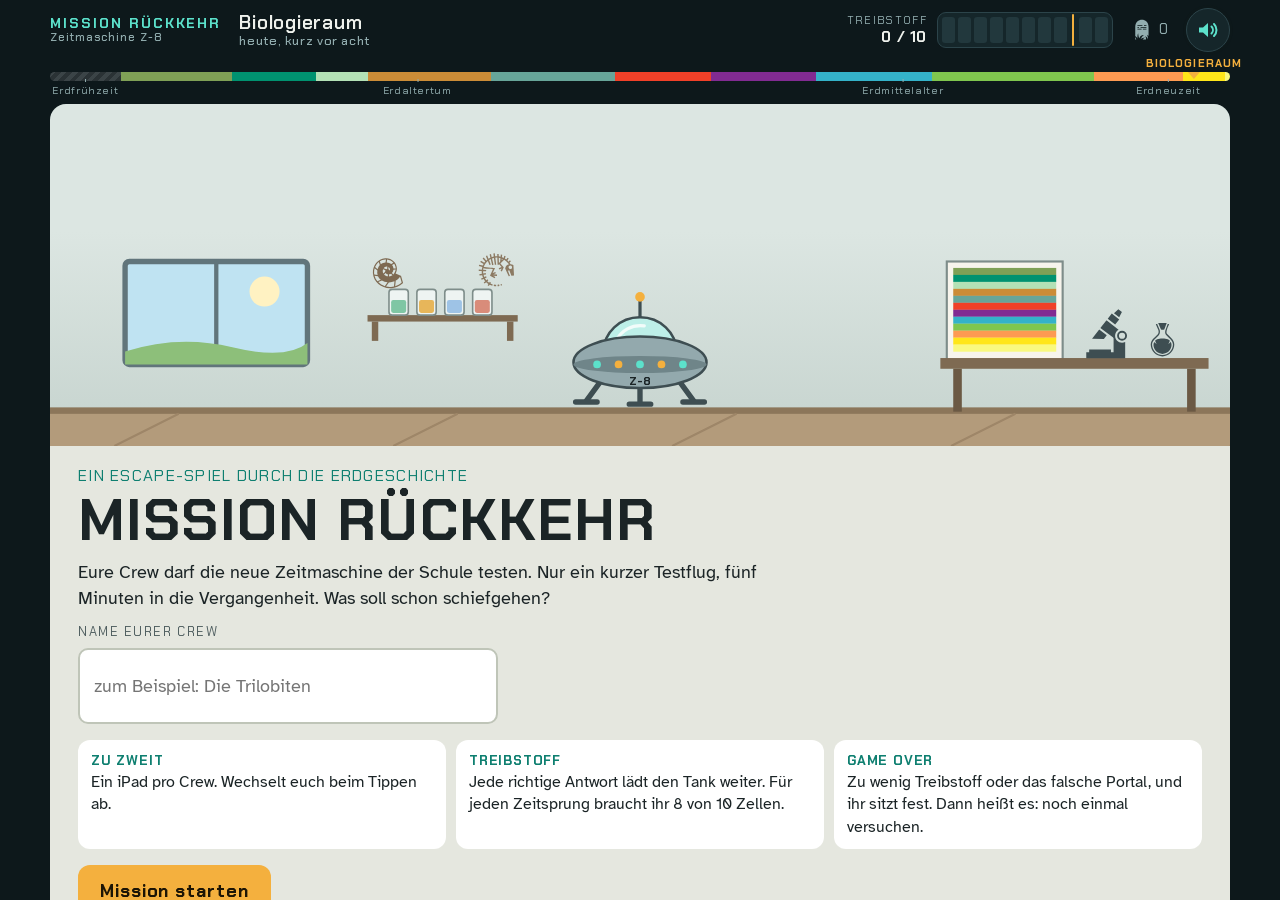
<file: HTML App Mission Rückkehr/Mission_Rueckkehr.html>
<!doctype html>
<html lang="de">
<head>
<meta charset="utf-8">
<meta name="viewport" content="width=device-width, initial-scale=1, viewport-fit=cover">
</head>
<body>
<title>Mission Rückkehr</title>
<meta name="claude:viewport-fit-sides" content="cover">
<meta name="apple-mobile-web-app-capable" content="yes">
<link rel="preconnect" href="https://fonts.googleapis.com">
<link rel="stylesheet" href="https://fonts.googleapis.com/css2?family=Atkinson+Hyperlegible:wght@400;700&family=Chakra+Petch:wght@500;600;700&display=swap">
<style>
/* Layout: Zeitmaschinen-Konsole (dunkel): oben Anzeige mit Treibstoff, darunter die geologische Zeitskala,
   darunter Szene des Zeitalters und eine helle Arbeitsplatte für die Aufgaben. Overlays für Film, Game over und Sprung. */
:root {
  color-scheme: dark;
  --night: #0D181B;
  --console: #15262A;
  --line: #2C444A;
  --glow: #5CE1CB;
  --amber: #F4B03E;
  --paper: #EEF1EC;
  --muted-d: #93AEB0;
  --stone: #E5E7DF;
  --stone-2: #D4D8CD;
  --stone-3: #BFC5B8;
  --ink: #1B2426;
  --ink-2: #4E5D5F;
  --sel: #0E7F70;
  --ok: #24864F; --ok-bg: #DDEFE3;
  --bad: #B6412A; --bad-bg: #F5DDD5;
  --info-bg: #F1E8CF;
  --blood: #7A1E14;
  --white: #FFFFFF;
  --f-display: "Chakra Petch", "Avenir Next Condensed", "DIN Alternate", "Arial Narrow", system-ui, sans-serif;
  --f-body: "Atkinson Hyperlegible", "Avenir Next", "Segoe UI", system-ui, sans-serif;
  --scene-h: clamp(76px, 19vh, 200px);
  --hero-h: clamp(120px, min(38vh, 30vw), 380px);
}
html { height: 100%; }
body {
  margin: 0; height: 100%; height: 100dvh; overflow: hidden;
  background: var(--night); color: var(--paper);
  font-family: var(--f-body); font-size: 18px; line-height: 1.45;
  padding-left: max(16px, env(safe-area-inset-left, 0px));
  padding-right: max(16px, env(safe-area-inset-right, 0px));
  padding-block: 0;
  -webkit-text-size-adjust: 100%; touch-action: manipulation; -webkit-tap-highlight-color: transparent;
}
#app { height: 100%; display: grid; grid-template-rows: auto auto minmax(0, 1fr); max-width: 1180px; margin: 0 auto; }
button, input { font: inherit; }
button { -webkit-appearance: none; appearance: none; }
:focus-visible { outline: 3px solid var(--glow); outline-offset: 2px; }
svg { overflow: hidden; }

/* ---------- Konsole ---------- */
.hud { display: flex; align-items: center; gap: 8px 18px; padding-block: 8px 4px; flex-wrap: wrap; }
.brand { font-family: var(--f-display); font-weight: 700; letter-spacing: .14em; text-transform: uppercase; font-size: 14px; color: var(--glow); user-select: none; -webkit-user-select: none; line-height: 1.15; cursor: default; }
.brand small { display: block; color: var(--muted-d); letter-spacing: .08em; font-weight: 500; font-size: 11.5px; text-transform: none; max-width: 22ch; overflow: hidden; text-overflow: ellipsis; white-space: nowrap; }
.readout { font-family: var(--f-display); font-size: 19px; font-weight: 600; letter-spacing: .04em; line-height: 1.12; min-width: 0; }
.readout span { display: block; font-size: 12.5px; font-weight: 500; color: var(--muted-d); letter-spacing: .05em; }
.fuel { margin-left: auto; display: flex; align-items: center; gap: 10px; }
.fuel .fl { font-family: var(--f-display); font-size: 11px; letter-spacing: .12em; text-transform: uppercase; color: var(--muted-d); text-align: right; line-height: 1.2; }
.fuel .fl b { display: block; color: var(--paper); font-size: 15px; letter-spacing: .04em; }
.cells { display: flex; gap: 3px; position: relative; padding: 4px; border: 1.5px solid var(--line); border-radius: 9px; background: var(--console); }
.cells i { width: 13px; height: 26px; border-radius: 3px; background: #22383D; transition: background .3s; }
.cells i.on { background: var(--glow); box-shadow: 0 0 8px rgba(92,225,203,.6); }
.cells i.red { background: var(--bad); }
.cells i.part { background: linear-gradient(to top, rgba(92,225,203,.7) calc(var(--p) * 100%), #22383D calc(var(--p) * 100%)); }
.cells i.pop { animation: pop .45s ease; }
.cells i.mark { margin-left: 6px; }
.cells i.mark::before { content: ""; position: absolute; }
.cells .th { position: absolute; top: -4px; bottom: -4px; width: 2px; background: var(--amber); border-radius: 1px; }
.cells.ready { border-color: var(--glow); }
.lives { display: flex; align-items: center; gap: 6px; font-family: var(--f-display); font-size: 15px; color: var(--muted-d); }
.lives svg { width: 22px; height: 22px; color: var(--muted-d); }
.snd { position: relative; z-index: 60; flex: none; width: 44px; height: 44px; padding: 0; border-radius: 50%; border: 1.5px solid var(--line); background: var(--console); color: var(--glow); display: grid; place-items: center; cursor: pointer; box-shadow: 0 0 0 3px rgba(13,24,27,.85); }
.snd svg { width: 24px; height: 24px; display: block; }
.snd.off { color: #E2563C; border-color: #6A2E26; }
@keyframes pop { 0% { transform: scale(.6); } 60% { transform: scale(1.25); } 100% { transform: scale(1); } }

.timeline { position: relative; padding-block: 16px 2px; }
.tl-bar { display: flex; height: 9px; border-radius: 5px; overflow: hidden; }
.tl-bar i { display: block; height: 100%; }
.tl-bar i.pre { background: repeating-linear-gradient(135deg, #3B4447 0 4px, #2A3235 4px 8px); }
.tl-groups { position: relative; height: 15px; font-family: var(--f-display); font-size: 10.5px; letter-spacing: .06em; color: var(--muted-d); }
.tl-groups span { position: absolute; top: 2px; white-space: nowrap; transform: translateX(-50%); }
.tl-groups span::before { content: ""; position: absolute; left: 50%; top: -4px; height: 3px; width: 1px; background: var(--muted-d); }
.tl-mark { position: absolute; top: 0; transform: translateX(-50%); transition: left 1.2s cubic-bezier(.6,0,.3,1); display: flex; flex-direction: column; align-items: center; pointer-events: none; }
.tl-mark b { font-family: var(--f-display); font-size: 11px; font-weight: 700; letter-spacing: .1em; text-transform: uppercase; color: var(--amber); white-space: nowrap; }
.tl-mark i { width: 0; height: 0; border-left: 6px solid transparent; border-right: 6px solid transparent; border-top: 7px solid var(--amber); }

main { overflow-y: auto; overscroll-behavior: contain; -webkit-overflow-scrolling: touch; min-height: 0; padding-bottom: max(20px, env(safe-area-inset-bottom, 0px)); }
.stage { margin-top: 6px; }
.scene { position: relative; height: var(--scene-h); border-radius: 16px 16px 0 0; overflow: hidden; background: var(--console); }
.scene.hero { height: var(--hero-h); }
.scene > svg { position: absolute; inset: 0; width: 100%; height: 100%; display: block; }
.scene .tag { position: absolute; left: 12px; top: 10px; display: flex; align-items: center; gap: 8px; background: rgba(9,17,19,.78); border-radius: 9px; padding: 5px 10px 5px 6px; }
.tag .era { font-family: var(--f-display); font-weight: 700; letter-spacing: .1em; text-transform: uppercase; font-size: 13.5px; padding: 2px 8px; border-radius: 5px; }
.tag .ago { font-family: var(--f-display); font-size: 13px; color: var(--paper); letter-spacing: .03em; }
.panel { background: var(--stone); color: var(--ink); border-radius: 0 0 16px 16px; padding: 18px clamp(14px, 3vw, 28px) 22px; }

/* Bordcomputer Z-8 */
.z8 { display: grid; grid-template-columns: 64px minmax(0, 1fr); gap: 12px; align-items: start; margin-bottom: 14px; }
.z8-ava { width: 64px; height: 54px; background: var(--night); border-radius: 12px; display: grid; place-items: center; }
.z8-ava svg { width: 56px; height: 46px; }
.z8-msg { background: var(--night); color: var(--paper); border-radius: 4px 14px 14px 14px; padding: 10px 14px; min-height: 44px; }
.z8-msg b { font-family: var(--f-display); letter-spacing: .12em; color: var(--glow); font-size: 12.5px; display: block; }
.z8-msg p { margin: 2px 0 0; font-size: 17.5px; line-height: 1.4; }
.z8-msg p + p { margin-top: 6px; }
.z8-msg strong, .cap strong { color: var(--amber); font-weight: 700; letter-spacing: .01em; }
.tk-how { font-size: 15px; color: var(--ink-2); margin: -4px 0 12px; }
.tk-n { font-family: var(--f-display); font-weight: 700; font-size: 12.5px; letter-spacing: .14em; text-transform: uppercase; color: var(--sel); margin-bottom: 6px; }

/* Knöpfe und Rückmeldungen */
.btn { font-family: var(--f-display); font-weight: 700; font-size: 18px; letter-spacing: .05em; border-radius: 12px; padding: 12px 22px; min-height: 52px; border: 0; cursor: pointer; display: inline-flex; align-items: center; justify-content: center; gap: 10px; color: #1D1505; background: var(--amber); }
.btn:active { transform: translateY(1px); }
.btn.ghost { background: transparent; color: var(--ink); border: 2px solid var(--stone-3); }
.btn.ghost.dark { color: var(--paper); border-color: var(--line); }
.btn.teal { background: var(--glow); }
.btn.red { background: #E2563C; color: #FFFFFF; }
.btn[disabled] { opacity: .4; cursor: default; }
.actions { display: flex; gap: 12px; flex-wrap: wrap; margin-top: 16px; align-items: center; }
.actions .grow { flex: 1; }
.fb { margin-top: 12px; padding: 11px 15px; border-radius: 12px; font-size: 16.5px; max-width: 80ch; }
.fb:empty { display: none; }
.fb.info { background: var(--info-bg); }
.fb.ok { background: var(--ok-bg); border-left: 5px solid var(--ok); }
.fb.bad { background: var(--bad-bg); border-left: 5px solid var(--bad); }

/* Kärtchen und Ziele */
.pool { display: flex; flex-wrap: wrap; gap: 10px; padding: 10px; background: var(--stone-2); border-radius: 12px; min-height: 64px; align-content: flex-start; }
.pool:empty::before { content: "Alle Kärtchen sind verteilt."; color: var(--ink-2); font-size: 15px; align-self: center; padding-left: 4px; }
.pool-l { font-family: var(--f-display); font-size: 11.5px; letter-spacing: .14em; text-transform: uppercase; color: var(--ink-2); margin: 0 0 6px; }
.tray { position: sticky; bottom: 0; z-index: 4; background: var(--stone); padding: 10px 0 6px; margin-top: 12px; border-top: 1px solid var(--stone-3); }
.chip { max-width: 100%; background: var(--white); color: var(--ink); border: 2px solid var(--stone-3); border-radius: 10px; padding: 8px 13px; min-height: 48px; display: inline-flex; align-items: center; gap: 10px; cursor: pointer; text-align: left; font-size: 16.5px; line-height: 1.25; }
.chip .ci { display: inline-grid; place-items: center; flex: none; }
.chip small { display: block; color: var(--ink-2); font-size: 13.5px; line-height: 1.25; margin-top: 2px; }
.chip.sel { border-color: var(--sel); box-shadow: 0 0 0 3px rgba(14,127,112,.35); }
.chip.ok { border-color: var(--ok); background: #EDF7F0; cursor: default; }
.chip.bad { border-color: var(--bad); background: var(--bad-bg); cursor: default; }
.chip .fix { display: block; font-size: 13.5px; font-weight: 700; color: var(--bad); margin-top: 3px; }
.chip.shake { animation: shake .45s; }
@keyframes shake { 0%,100% { transform: translateX(0); } 25% { transform: translateX(-5px); } 75% { transform: translateX(5px); } }
.tile { display: inline-grid; place-items: center; width: 44px; height: 44px; border-radius: 9px; }
.tile svg { width: 32px; height: 32px; display: block; }
.zone { border: 2px dashed #98A196; border-radius: 12px; background: rgba(255,255,255,.55); min-height: 56px; padding: 7px; display: flex; flex-wrap: wrap; gap: 8px; align-items: center; cursor: pointer; min-width: 0; }
.zone.armed { border-color: var(--sel); border-style: solid; background: rgba(14,127,112,.08); }
.locked .zone { cursor: default; }
.num { width: 36px; height: 36px; border-radius: 50%; background: var(--sel); color: var(--white); display: grid; place-items: center; font-family: var(--f-display); font-weight: 700; font-size: 18px; flex: none; }

.lab { display: grid; grid-template-columns: minmax(0, 1.2fr) minmax(0, 1fr); gap: 16px; align-items: start; }
.lab figure { margin: 0; background: var(--white); border-radius: 14px; padding: 6px; }
.lab figure svg { width: 100%; height: auto; max-height: 38vh; display: block; }
.lab .rows { display: grid; gap: 10px; }
.lrow { display: grid; grid-template-columns: 40px minmax(0,1fr); gap: 10px; align-items: center; }
.bins { display: grid; grid-template-columns: repeat(auto-fit, minmax(min(100%, 240px), 1fr)); gap: 12px; }
.bin { display: flex; flex-direction: column; gap: 8px; min-width: 0; }
.bin-h { font-family: var(--f-display); font-weight: 700; letter-spacing: .05em; font-size: 17px; padding: 7px 12px; border-radius: 10px; background: var(--ink); color: var(--paper); }
.bin-h small { display: block; font-family: var(--f-body); font-weight: 400; font-size: 13.5px; letter-spacing: 0; opacity: .8; }
.bin .zone { min-height: 130px; align-content: flex-start; }
.order { display: grid; grid-template-columns: repeat(var(--n, 5), minmax(0, 1fr)); gap: 10px; }
.oslot { display: flex; flex-direction: column; gap: 6px; min-width: 0; align-items: stretch; }
.oslot .num { margin: 0 auto; }
.oslot .zone { min-height: 128px; padding: 5px; align-items: stretch; justify-content: center; }
.order-hint { display: flex; justify-content: space-between; font-family: var(--f-display); font-size: 12.5px; letter-spacing: .06em; color: var(--ink-2); margin-top: 6px; }
.chip.card { flex-direction: column; align-items: stretch; gap: 5px; padding: 6px 8px 8px; font-size: 15px; width: 100%; }
.pool .chip.card { width: calc(25% - 8px); min-width: 150px; }
.chip.card .ci svg { width: 100%; height: 64px; display: block; }
.wt { background: #F0EDE4; border-radius: 7px; padding: 4px; color: #3E3328; }
.match { display: grid; grid-template-columns: repeat(auto-fit, minmax(min(100%, 400px), 1fr)); gap: 10px 18px; }
.mrow { display: grid; grid-template-columns: 150px minmax(0,1fr); gap: 10px; align-items: center; }
.mrow .cat { font-weight: 700; font-size: 17px; line-height: 1.2; }
.cloze { font-size: 18.5px; line-height: 2.3; max-width: 80ch; background: var(--white); border-radius: 14px; padding: 12px 16px; }
.zone.gap { display: inline-flex; min-height: 44px; min-width: 140px; padding: 3px 6px; vertical-align: middle; margin: 2px; line-height: 1.2; }
.zone.gap .chip { min-height: 36px; padding: 4px 10px; }
.zone .fixw { font-size: 14px; font-weight: 700; color: var(--bad); padding: 0 4px; }

/* Ja-nein-Karten */
.yn { display: grid; grid-template-columns: 112px minmax(0, 1fr); gap: 16px; align-items: center; background: var(--white); border-radius: 14px; padding: 14px 16px; }
.yn .tile { width: 112px; height: 112px; border-radius: 14px; }
.yn .tile svg { width: 80px; height: 80px; }
.yn q { display: block; font-size: 20px; font-weight: 700; line-height: 1.35; quotes: none; }
.yn .cnt { font-family: var(--f-display); font-size: 12.5px; letter-spacing: .14em; text-transform: uppercase; color: var(--ink-2); }
.two { display: flex; gap: 12px; margin-top: 12px; flex-wrap: wrap; }
.opt { flex: 1 1 200px; background: var(--white); border: 2px solid var(--stone-3); border-radius: 12px; padding: 12px 16px; min-height: 56px; cursor: pointer; color: var(--ink); font-family: var(--f-display); font-weight: 700; font-size: 19px; }
.opt.ok { border-color: var(--ok); background: var(--ok-bg); }
.opt.bad { border-color: var(--bad); background: var(--bad-bg); }
.opt[disabled] { cursor: default; }
.prog { display: flex; gap: 6px; margin: 0 0 10px; }
.prog i { width: 26px; height: 6px; border-radius: 3px; background: var(--stone-3); }
.prog i.ok { background: var(--ok); } .prog i.bad { background: var(--bad); } .prog i.cur { background: var(--sel); }

/* Portale */
.portals { display: grid; grid-template-columns: repeat(auto-fit, minmax(min(100%, 220px), 1fr)); gap: 14px; }
.portal { background: var(--night); color: var(--paper); border: 0; border-radius: 16px; padding: 16px 14px 18px; cursor: pointer; display: grid; justify-items: center; gap: 12px; text-align: center; font-size: 17px; line-height: 1.3; }
.portal .ring { width: 116px; height: 116px; border-radius: 50%; display: grid; place-items: center; position: relative; }
.portal .ring::before, .portal .ring::after { content: ""; position: absolute; inset: -6px; border-radius: 50%; border: 3px solid var(--glow); border-color: var(--glow) transparent var(--glow) transparent; animation: spin 2.4s linear infinite; }
.portal .ring::after { inset: -14px; border-color: transparent var(--amber) transparent var(--amber); border-width: 2px; animation-duration: 3.6s; animation-direction: reverse; }
.portal .ring span { display: flex; gap: 2px; }
.portal .ring svg { width: 48px; height: 48px; }
.portal:active { transform: scale(.98); }

/* Zeitsturm */
.track { position: relative; height: 54px; background: var(--night); border-radius: 12px; margin-bottom: 14px; overflow: hidden; }
.track .rail { position: absolute; left: 50px; right: 70px; top: 26px; height: 3px; background: repeating-linear-gradient(90deg, #3E5A60 0 10px, transparent 10px 18px); }
.track .home { position: absolute; right: 12px; top: 8px; font-family: var(--f-display); font-size: 12px; color: var(--glow); letter-spacing: .1em; text-align: center; line-height: 1.1; }
.track .home svg { width: 22px; height: 22px; display: block; margin: 0 auto; color: var(--glow); }
.track .ship { position: absolute; top: 4px; width: 62px; height: 46px; transition: left .8s cubic-bezier(.5,0,.3,1); }
.track .ship svg { width: 100%; height: 100%; }
.timer { height: 12px; border-radius: 6px; background: var(--stone-2); overflow: hidden; margin: 12px 0 0; }
.timer i { display: block; height: 100%; background: var(--sel); width: 100%; }
.timer.low i { background: var(--bad); }
.st-card .cnt { display: flex; justify-content: space-between; align-items: center; gap: 12px; }
.tsec { font-family: var(--f-display); font-weight: 700; font-size: 26px; line-height: 1; letter-spacing: 0; color: var(--sel); font-variant-numeric: tabular-nums; min-width: 2ch; text-align: right; }
.st-card.hurry { animation: hurry .32s linear infinite; box-shadow: 0 0 0 3px var(--bad); }
.st-card.hurry .tsec { color: var(--bad); animation: tsecPulse 1s ease-out infinite; }
.st-card.hurry .timer i { animation: blinkA .5s steps(2) infinite; }
@keyframes hurry { 0%, 100% { transform: translateX(0); } 25% { transform: translateX(-2px) rotate(-.2deg); } 75% { transform: translateX(2px) rotate(.2deg); } }
@keyframes tsecPulse { 0% { transform: scale(1.35); } 100% { transform: scale(1); } }
.st-card { background: var(--white); border-radius: 14px; padding: 16px 18px; }
.st-card q { display: block; font-size: 21px; font-weight: 700; line-height: 1.35; quotes: "„" "“"; }
.st-card .cnt { font-family: var(--f-display); font-size: 12.5px; letter-spacing: .14em; text-transform: uppercase; color: var(--ink-2); }

/* Start und Diplom */
.hero-sub { font-family: var(--f-display); font-size: 16px; letter-spacing: .08em; text-transform: uppercase; color: var(--sel); margin: 0 0 4px; }
.hero-h { font-family: var(--f-display); font-weight: 700; font-size: clamp(34px, 6vw, 58px); line-height: 1; letter-spacing: .02em; margin: 0 0 10px; text-transform: uppercase; color: var(--ink); }
.crew { display: grid; gap: 6px; max-width: 420px; margin: 12px 0 2px; }
.crew label { font-family: var(--f-display); font-size: 13px; letter-spacing: .12em; text-transform: uppercase; color: var(--ink-2); }
.crew input { font-size: 18px; padding: 11px 14px; border-radius: 10px; border: 2px solid var(--stone-3); background: var(--white); color: var(--ink); min-height: 50px; }
.crew input:focus { outline: 3px solid var(--sel); border-color: var(--sel); }
.rules { display: grid; grid-template-columns: repeat(auto-fit, minmax(200px, 1fr)); gap: 10px; margin: 16px 0 4px; padding: 0; list-style: none; }
.rules li { background: var(--white); border-radius: 12px; padding: 11px 13px; font-size: 15.5px; }
.rules li b { display: block; font-family: var(--f-display); letter-spacing: .06em; color: var(--sel); font-size: 13.5px; text-transform: uppercase; }
.credits { margin-top: 16px; font-size: 13px; color: var(--ink-2); }
.diploma { position: relative; background: #FBF7EC; border: 2px solid #D9CBA4; border-radius: 18px; padding: 22px clamp(16px, 4vw, 40px); text-align: center; box-shadow: inset 0 0 0 6px #FBF7EC, inset 0 0 0 8px #E5D8B5; }
.diploma .trophy { width: 84px; height: 84px; color: #C08A1E; margin: 0 auto 4px; display: block; }
.diploma .dk { font-family: var(--f-display); letter-spacing: .3em; text-transform: uppercase; color: #8A7552; font-size: 14px; }
.diploma h1 { font-family: var(--f-display); font-size: clamp(28px, 5vw, 44px); margin: 4px 0 6px; color: var(--ink); line-height: 1.05; }
.diploma p { margin: 0 auto; max-width: 52ch; color: var(--ink-2); font-size: 17px; }
.stats { display: flex; justify-content: center; gap: 10px 26px; flex-wrap: wrap; margin: 16px 0 6px; }
.stats div { font-family: var(--f-display); font-size: 13px; letter-spacing: .1em; text-transform: uppercase; color: #8A7552; }
.stats b { display: block; font-size: 28px; color: var(--ink); letter-spacing: .02em; }
.rank { display: inline-block; margin-top: 10px; font-family: var(--f-display); font-weight: 700; letter-spacing: .08em; background: var(--ink); color: var(--amber); padding: 6px 14px; border-radius: 8px; }
.confetti { position: fixed; inset: 0; pointer-events: none; z-index: 40; overflow: hidden; }
.confetti i { position: absolute; top: -20px; width: 9px; height: 14px; border-radius: 2px; animation: fall 3.2s linear forwards; }
@keyframes fall { to { transform: translateY(110vh) rotate(540deg); } }

/* ---------- Overlays ---------- */
.ov { position: fixed; inset: 0; z-index: 50; background: var(--night); color: var(--paper); display: grid; grid-template-rows: minmax(0, 1fr) auto; padding: env(safe-area-inset-top, 0px) max(16px, env(safe-area-inset-right, 0px)) max(14px, env(safe-area-inset-bottom, 0px)) max(16px, env(safe-area-inset-left, 0px)); animation: fadein .3s ease; }
.ov.out { animation: fadeout .35s ease forwards; }
@keyframes fadein { from { opacity: 0; } to { opacity: 1; } }
@keyframes fadeout { to { opacity: 0; } }
.ov-stage { position: relative; min-height: 0; overflow: hidden; border-radius: 0 0 18px 18px; }
.ov-stage > svg { position: absolute; inset: 0; width: 100%; height: 100%; }
.ov-bottom { width: 100%; max-width: 980px; margin: 0 auto; padding-top: 14px; }
.cap { font-size: clamp(19px, 2.6vw, 25px); line-height: 1.4; min-height: 3.2em; }
.cap p { margin: 0 0 6px; }
.cap .who { font-family: var(--f-display); color: var(--glow); letter-spacing: .12em; font-size: .7em; display: block; }
.ov .actions { justify-content: space-between; }
.skip { background: transparent; border: 0; color: var(--muted-d); font-family: var(--f-display); letter-spacing: .08em; font-size: 15px; cursor: pointer; padding: 10px 6px; min-height: 44px; }
.count { position: absolute; inset: 0; display: grid; place-items: center; pointer-events: none; }
.count b { font-family: var(--f-display); font-size: clamp(80px, 22vh, 200px); color: var(--amber); text-shadow: 0 0 30px rgba(244,176,62,.7); opacity: 0; animation: cnt 1s ease forwards; }
@keyframes cnt { 0% { opacity: 0; transform: scale(1.6); } 30% { opacity: 1; transform: scale(1); } 85% { opacity: 1; } 100% { opacity: 0; transform: scale(.8); } }
.alarm { position: absolute; inset: 0; display: grid; place-items: center; text-align: center; pointer-events: none; }
.alarm b { font-family: var(--f-display); font-size: clamp(34px, 8vw, 80px); letter-spacing: .1em; color: #FF5A3C; text-shadow: 0 0 24px rgba(255,70,40,.8); animation: blinkA .5s steps(2) infinite; display: block; }
.alarm span { display: block; font-family: var(--f-display); font-size: clamp(20px, 3.4vw, 32px); color: var(--amber); margin-top: 8px; font-variant-numeric: tabular-nums; }
.redwash { position: absolute; inset: 0; background: rgba(255,40,20,.18); animation: blinkA .5s steps(2) infinite; pointer-events: none; }
@keyframes blinkA { 50% { opacity: .25; } }

/* Game over */
.death { background: radial-gradient(ellipse at 50% 35%, #2C0E0A 0%, #140707 70%); grid-template-rows: minmax(0, 1fr) auto; }
.death .scroll { overflow-y: auto; min-height: 0; overscroll-behavior: contain; -webkit-overflow-scrolling: touch; display: flex; flex-direction: column; }
.death .ov-bottom { max-width: 1180px; padding-bottom: 8px; margin-block: auto; }
.btn[hidden] { display: none; }
.dhead { display: flex; flex-wrap: wrap; align-items: baseline; gap: 2px 18px; margin: 8px 0 12px; padding-right: 56px; }
.go { font-family: var(--f-display); font-weight: 700; font-size: clamp(34px, 6vw, 60px); letter-spacing: .1em; color: #FF5A3C; text-shadow: 0 0 22px rgba(255,70,40,.6); line-height: 1; animation: goIn .8s ease; }
@keyframes goIn { from { letter-spacing: .6em; opacity: 0; } to { letter-spacing: .1em; opacity: 1; } }
.death h2 { margin: 0; font-size: 22px; color: #F5D6CF; }
.dgrid { display: grid; grid-template-columns: minmax(0, 1fr); gap: 14px 26px; align-items: start; }
.dstage { position: relative; aspect-ratio: 2 / 1; min-height: 170px; max-height: 50vh; border-radius: 12px; overflow: hidden; background: #0D181B; border: 4px solid #F3EBDA; box-shadow: 0 0 0 3px #000, 0 14px 34px rgba(0,0,0,.55); cursor: pointer; }
.dstage > svg { position: absolute; inset: 0; width: 100%; height: 100%; display: block; }
.dstage text { font-family: var(--f-display); font-weight: 700; }
.dhint { font-family: var(--f-display); font-size: 12.5px; letter-spacing: .1em; text-transform: uppercase; color: #B98A80; margin: 6px 2px 0; }
@media (min-width: 900px) and (min-aspect-ratio: 5/4) {
  .dgrid { grid-template-columns: minmax(0, 2fr) minmax(0, 1fr); }
  .dstage { max-height: 64vh; }
}
.dlines { list-style: none; margin: 0; padding: 0; display: grid; gap: 6px; }
.dlines li { position: relative; padding: 2px 0 2px 24px; font-size: 17.5px; line-height: 1.4; color: #E6CFCA; opacity: 0; transform: translateY(6px); transition: opacity .4s, transform .4s, color .3s; }
.dlines li::before { content: ""; position: absolute; left: 4px; top: .62em; width: 10px; height: 10px; border-radius: 50%; background: #6A2E26; transition: background .3s, box-shadow .3s; }
.dlines li.in { opacity: 1; transform: none; cursor: pointer; }
.dlines li.cur { color: #FFFFFF; }
.dlines li.cur::before { background: var(--amber); box-shadow: 0 0 10px rgba(244,176,62,.8); }
.dlines strong { color: var(--amber); }
.dbar { width: 100%; max-width: 1180px; margin: 0 auto; border-top: 1px solid #3A1A16; }
.dbar .actions { margin-top: 10px; }

/* Game over: Comic-Animationen (Klassen d-…) */
.dstage [class^="d-"], .dstage [class*=" d-"] { transform-box: fill-box; transform-origin: center; }
.d-in { animation: dIn .45s ease both; }
@keyframes dIn { from { opacity: 0; } }
.d-pop { animation: dPop .55s cubic-bezier(.34,1.7,.5,1) both; }
@keyframes dPop { from { opacity: 0; transform: scale(.1); } }
.d-out { animation: dOut .15s linear both; }
@keyframes dOut { to { opacity: 0; } }
.d-sink { animation: dSink 2.6s cubic-bezier(.25,.6,.35,1) both; }
@keyframes dSink { 0% { transform: translateY(-200px) rotate(-8deg); } 55% { transform: translateY(-18px) rotate(5deg); } 80% { transform: translateY(4px) rotate(-2deg); } 100% { transform: none; } }
.d-puff { animation: dPuff 1.1s ease-out both; }
@keyframes dPuff { 0% { opacity: 0; transform: scale(.2); } 30% { opacity: .95; } 100% { opacity: 0; transform: scale(1.7); } }
.d-puffL { animation: dPuff .8s ease-out infinite both; }
.d-wind { animation: dWind 1.8s linear infinite both; }
@keyframes dWind { from { transform: translateX(-140px); opacity: 0; } 25%, 70% { opacity: .8; } to { transform: translateX(240px); opacity: 0; } }
.d-steam { animation: dSteam 2s ease-in-out infinite both; }
@keyframes dSteam { 0% { opacity: 0; transform: translateY(6px) scaleX(.8); } 40% { opacity: .9; } 100% { opacity: 0; transform: translateY(-24px) scaleX(1.25); } }
.dstage .d-dangle { transform-origin: 50% 0; animation: dDangle 1.1s ease-in-out infinite alternate; }
@keyframes dDangle { from { transform: rotate(-16deg); } to { transform: rotate(16deg); } }
.d-mud { animation: dMud 1.3s cubic-bezier(.2,.7,.3,1) both; }
@keyframes dMud { from { transform: translateX(780px); } }
.d-blink { animation: dBlink .9s steps(2) infinite; }
@keyframes dBlink { 50% { opacity: .25; } }
.d-tw { animation: dTw 1.6s ease-in-out infinite; }
@keyframes dTw { 0%, 100% { transform: scale(.35); opacity: .35; } 50% { transform: scale(1.2); opacity: 1; } }
.d-glow { animation: dGlow 1.4s ease-in-out infinite; }
@keyframes dGlow { 50% { opacity: .4; } }
.d-frA, .d-jjA { animation: dFrA .34s steps(1, end) infinite; }
.d-frB, .d-jjB { animation: dFrB .34s steps(1, end) infinite; }
.d-jjA, .d-jjB { animation-duration: .7s; }
@keyframes dFrA { 0% { opacity: 1; } 50% { opacity: 0; } 100% { opacity: 1; } }
@keyframes dFrB { 0% { opacity: 0; } 50% { opacity: 1; } 100% { opacity: 0; } }
.d-walk .d-frA, .d-walk .d-frB { animation-iteration-count: 6; animation-fill-mode: forwards; }
.d-walkin { animation: dWalkIn 2.04s linear both; }
@keyframes dWalkIn { from { transform: translateX(-200px); } }
.d-hop { animation: dHop .42s ease-in-out infinite alternate; }
@keyframes dHop { to { transform: translateY(-20px); } }
.d-shiver { animation: dShiver .12s linear infinite; }
@keyframes dShiver { 0%, 100% { transform: translateX(-1.6px); } 50% { transform: translateX(1.6px); } }
.dstage .d-sway { transform-origin: 50% 100%; animation: dSway 1.3s ease-in-out infinite alternate; }
@keyframes dSway { from { transform: rotate(-7deg); } to { transform: rotate(7deg); } }
.dstage .d-growY { transform-origin: 50% 0; animation: dGrowY 1.6s ease-out both; }
@keyframes dGrowY { from { transform: scaleY(0); } }
.dstage .d-growUp { transform-origin: 50% 100%; animation: dGrowY 2.4s ease-out both; }
.dstage .d-merc { transform-origin: 50% 100%; animation: dMerc 2.6s ease-in .2s both; }
@keyframes dMerc { to { transform: scaleY(.1); } }
.d-dark { animation: dIn 1.6s ease both; }
.d-peek { animation: dPeek 1.5s cubic-bezier(.2,.8,.3,1) both; }
@keyframes dPeek { from { transform: translateX(320px); } }
.d-approach { animation: dApproach 1.8s ease-out both; }
@keyframes dApproach { from { transform: translateX(220px); } }
.d-scroll { animation: dScroll .7s linear infinite; }
@keyframes dScroll { to { transform: translateX(320px); } }
.d-runbob { animation: dRunbob .17s ease-in-out infinite alternate; }
@keyframes dRunbob { to { transform: translateY(-6px); } }
.d-gain { animation: dGain 2.6s ease-in both; }
@keyframes dGain { from { transform: translateX(200px); } }
.d-chomp { animation: dChomp .4s ease-in-out infinite alternate; }
@keyframes dChomp { from { transform: rotate(-5deg); } to { transform: rotate(6deg); } }
.d-flash1 { animation: dFlash1 .8s ease-out both; }
@keyframes dFlash1 { 0% { opacity: 0; } 12% { opacity: .95; } 100% { opacity: 0; } }
.d-bogsink { animation: dBog 2.4s cubic-bezier(.5,0,.7,.4) both; }
@keyframes dBog { 0% { transform: translateY(0); } 20% { transform: translateY(8px) rotate(-2deg); } 100% { transform: translateY(160px); } }
.d-ripple { animation: dRipple 1.6s ease-out infinite both; }
@keyframes dRipple { 0% { transform: scale(.2); opacity: 0; } 10% { opacity: .9; } 100% { transform: scale(1.7); opacity: 0; } }
.d-float { animation: dFloat 1.6s ease-in-out infinite alternate; }
@keyframes dFloat { from { transform: translateY(-2px) rotate(-6deg); } to { transform: translateY(3px) rotate(6deg); } }
.d-suck { animation: dSuck 2.4s cubic-bezier(.5,0,.8,.6) both; }
@keyframes dSuck { 85% { opacity: 1; } to { transform: translate(var(--dx), var(--dy)) rotate(var(--r, 720deg)) scale(.06); opacity: 0; } }
.d-flow { animation: dFlow 1s linear infinite; }
.d-flow.rev { animation-direction: reverse; }
@keyframes dFlow { to { stroke-dashoffset: -64; } }
.d-wave { animation: dWave 2.4s linear infinite alternate; }
@keyframes dWave { to { transform: translateX(-40px); } }
.d-stomp { animation: dStomp 1.4s cubic-bezier(.5,0,.6,1) both; }
@keyframes dStomp { 0% { transform: translate(80px, 0); } 55% { transform: translate(14px, -50px) rotate(-6deg); } 88% { transform: translate(0, 4px); } 100% { transform: none; } }
.dstage .d-squash { transform-origin: 50% 100%; animation: dSquash .3s ease-out both; }
@keyframes dSquash { to { transform: scale(1.25, .42); } }
.d-shake1 { animation: dShake1 .45s linear both; }
@keyframes dShake1 { 0%, 100% { transform: none; } 20% { transform: translate(-6px, 3px); } 40% { transform: translate(5px, -4px); } 60% { transform: translate(-4px, 2px); } 80% { transform: translate(3px, -1px); } }
.d-fly { animation: dFly 1.4s cubic-bezier(.15,.7,.3,1) both; }
@keyframes dFly { 0% { transform: translate(0, 0) rotate(0); opacity: 0; } 2% { opacity: 1; } 80% { opacity: 1; } 100% { transform: translate(var(--dx), var(--dy)) rotate(var(--r)); opacity: 0; } }
.d-spinout { animation: dSpinout 1.45s cubic-bezier(.5,0,.9,.5) both; }
@keyframes dSpinout { 0% { transform: rotate(0); } 92% { opacity: 1; transform: rotate(1080deg) scale(1.05); } 100% { opacity: 0; transform: rotate(1150deg) scale(1.3); } }
.d-iris { animation: dIris 2.2s ease-in both; }
@keyframes dIris { 0% { stroke-width: 0; } 78% { stroke-width: 876px; } 90% { stroke-width: 876px; } 100% { stroke-width: 924px; } }
.dstage .d-shrinkX { transform-origin: 0 50%; animation: dShrinkX 2.6s ease-in .2s both; }
@keyframes dShrinkX { to { transform: scaleX(.04); fill: #E2563C; } }
.d-scan { animation: dScan 1.6s ease-in-out infinite alternate; }
@keyframes dScan { from { transform: translateX(-170px); } to { transform: translateX(170px); } }
.d-cyc { opacity: 0; animation: dCyc 1.2s steps(1, end) infinite; }
@keyframes dCyc { 0% { opacity: 1; } 25% { opacity: 0; } 100% { opacity: 0; } }
.d-shut { animation: dShut .9s cubic-bezier(.6,0,.8,.4) both; }
@keyframes dShut { to { transform: scale(0) rotate(200deg); opacity: 0; } }
.d-plop { animation: dPlop .8s cubic-bezier(.3,1.5,.5,1) both; }
@keyframes dPlop { from { transform: translateY(-110px) scale(.2); opacity: 0; } }
.d-drop { animation: dDrop .6s cubic-bezier(.5,0,.5,1.35) both; }
@keyframes dDrop { from { transform: translateY(-340px); } }
.d-uncover { animation: dUncover 1.3s ease-in both; }
@keyframes dUncover { to { opacity: 0; } }
.d-brush { animation: dBrush 1.4s ease-in-out both; }
@keyframes dBrush { 0% { transform: translateX(-270px) rotate(-20deg); opacity: 0; } 8% { opacity: 1; } 25% { transform: translateX(-140px) rotate(12deg); } 50% { transform: translateX(-10px) rotate(-14deg); } 75% { transform: translateX(120px) rotate(12deg); } 92% { opacity: 1; } 100% { transform: translateX(260px) rotate(-10deg); opacity: 0; } }
.d-stamp { animation: dStamp .45s cubic-bezier(.5,0,.6,1.6) both; }
@keyframes dStamp { from { transform: scale(2.8) rotate(12deg); opacity: 0; } 60% { opacity: 1; } }
.d-lift { animation: dLift 1.3s cubic-bezier(.4,0,.3,1) both; }
@keyframes dLift { 80% { opacity: 1; } to { transform: translate(70px, -380px) rotate(-18deg); opacity: 0; } }
.d-draw { animation: dDraw 1.8s ease-in-out both; }
@keyframes dDraw { to { stroke-dashoffset: 0; } }
.d-tick { animation: spin 1s steps(12) infinite; transform-box: view-box !important; transform-origin: 0 0 !important; }
@media (prefers-reduced-motion: reduce) { .d-frB, .d-jjB { display: none; } }
.find { margin-top: 14px; background: #F3EBDA; color: #2A2018; border-radius: 12px; padding: 12px 16px; opacity: 0; transition: opacity .5s; border-left: 6px solid #8A7552; }
.find.in { opacity: 1; }
.find .fk { font-family: var(--f-display); font-size: 12.5px; letter-spacing: .14em; text-transform: uppercase; color: #8A7552; }
.find .ff { font-family: var(--f-display); font-weight: 700; font-size: 20px; }
.find p { margin: 4px 0 0; font-size: 16px; }

/* Zeitsprung */
.jump { place-items: center; grid-template-rows: auto; text-align: center; background: radial-gradient(circle at 50% 50%, #12343A 0%, var(--night) 62%); }
.rings { position: relative; width: 210px; height: 210px; margin: 0 auto 16px; }
.rings i { position: absolute; inset: 0; border-radius: 50%; border: 3px solid var(--glow); border-color: var(--glow) transparent var(--glow) transparent; animation: spin 1.1s linear infinite; }
.rings i:nth-child(2) { inset: 26px; border-color: transparent var(--amber) transparent var(--amber); animation-duration: .8s; animation-direction: reverse; }
.rings i:nth-child(3) { inset: 54px; border-color: var(--glow) transparent transparent transparent; animation-duration: .55s; }
.rings b { position: absolute; inset: 82px; border-radius: 50%; background: radial-gradient(circle, #FFFFFF 0%, var(--glow) 45%, transparent 72%); animation: pulse .7s ease-in-out infinite alternate; }
@keyframes spin { to { transform: rotate(360deg); } }
@keyframes pulse { from { transform: scale(.7); opacity: .7; } to { transform: scale(1.15); opacity: 1; } }
.jump h2 { font-family: var(--f-display); font-size: 15px; letter-spacing: .3em; text-transform: uppercase; color: var(--glow); margin: 0 0 6px; }
.jump .to { font-family: var(--f-display); font-weight: 700; font-size: clamp(30px, 6vw, 48px); letter-spacing: .06em; text-transform: uppercase; }
.jump .cnt { font-family: var(--f-display); font-size: 22px; color: var(--amber); margin-top: 6px; font-variant-numeric: tabular-nums; }

/* Lehrkraft */
.teach { position: fixed; inset: 0; z-index: 70; background: rgba(5,10,12,.88); display: grid; place-items: center; padding: 16px; overflow-y: auto; }
.teach .box { background: var(--stone); color: var(--ink); border-radius: 16px; padding: 20px; max-width: 600px; width: 100%; }
.teach .grid { display: grid; grid-template-columns: repeat(auto-fit, minmax(140px, 1fr)); gap: 8px; margin: 10px 0; }
.teach label { display: flex; gap: 10px; align-items: center; font-size: 17px; padding: 6px 0; }
.teach input[type=checkbox] { width: 24px; height: 24px; }

/* SVG-Animationen in den Szenen */
.spin { transform-box: fill-box; transform-origin: center; animation: spin 3s linear infinite; }
.spin.rev { animation-direction: reverse; animation-duration: 4.5s; }
.blink { animation: blinkA 1s steps(2) infinite; }
.rise { animation: rise 2.6s ease-in infinite; transform-box: fill-box; }
.rise.d1 { animation-delay: .6s; } .rise.d2 { animation-delay: 1.2s; } .rise.d3 { animation-delay: 1.8s; }
@keyframes rise { 0% { transform: translateY(8px); opacity: 0; } 30% { opacity: .8; } 100% { transform: translateY(-26px); opacity: 0; } }
.bob { animation: bob 3.4s ease-in-out infinite alternate; transform-box: fill-box; }
.bob.d2 { animation-delay: 1.2s; }
@keyframes bob { to { transform: translateY(8px); } }
.fall { animation: snow 5s linear infinite; transform-box: fill-box; }
.fall.d1 { animation-delay: -1.2s; } .fall.d2 { animation-delay: -2.5s; } .fall.d3 { animation-delay: -3.7s; }
@keyframes snow { from { transform: translateY(-20px); } to { transform: translateY(40px); } }
.flash { animation: flash 2.2s steps(1) infinite; }
.flash.d1 { animation-delay: .5s; } .flash.d2 { animation-delay: 1.1s; } .flash.d3 { animation-delay: 1.6s; }
@keyframes flash { 0%, 100% { opacity: 0; } 8%, 14% { opacity: 1; } 10% { opacity: .2; } }
.flashc { animation: flashc 1.2s ease-out forwards; }
@keyframes flashc { 0% { opacity: 1; } 100% { opacity: 0; } }
.shake { animation: shakeS .35s linear infinite; transform-box: fill-box; transform-origin: center; }
@keyframes shakeS { 0%,100% { transform: translate(0,0) rotate(0); } 25% { transform: translate(-3px,1px) rotate(-2deg); } 75% { transform: translate(3px,-1px) rotate(2deg); } }

/* ---------- Neue Aufgaben ---------- */
/* Fehler finden */
.sim { margin: 0 0 12px; background: var(--console); border-radius: 14px; padding: 8px; }
.sim svg { display: block; width: 100%; height: auto; max-height: 24vh; }
.log { background: #0D181B; color: var(--paper); border-radius: 14px; padding: 12px clamp(10px, 2vw, 18px) 14px; border: 1.5px solid var(--line); }
.log-h { display: flex; justify-content: space-between; align-items: baseline; gap: 6px 14px; flex-wrap: wrap; font-family: var(--f-display); font-size: 12.5px; letter-spacing: .12em; text-transform: uppercase; color: var(--glow); margin-bottom: 10px; }
.log-c { color: var(--amber); font-size: 15px; letter-spacing: .06em; }
.log-c.full { color: var(--glow); }
.log-l { list-style: none; margin: 0; padding: 0; display: grid; gap: 7px; }
.lline { width: 100%; display: grid; grid-template-columns: 30px minmax(0, 1fr); gap: 10px; align-items: start; text-align: left; min-height: 48px; padding: 10px 12px; border-radius: 10px; border: 1.5px solid #22383D; background: #13252A; color: var(--paper); font-size: 17px; line-height: 1.4; cursor: pointer; }
.lline .ln { font-family: var(--f-display); font-weight: 700; color: var(--muted-d); font-size: 14px; padding-top: 2px; }
.lline[disabled] { cursor: default; }
.mk .lline { border-color: #E2563C; background: #3A1A16; }
.mk .lline .lt { text-decoration: line-through; text-decoration-color: #FF6B4A; text-decoration-thickness: 2px; }
.mk .lline .ln { color: #FF8A6B; }
.log-l .found .lline { border-color: #3FB57A; background: #143322; }
.log-l .found .lline .lt { text-decoration-color: #5FD39A; } .log-l .found .lline .ln { color: #5FD39A; }
.log-l .miss .lline { border-color: #E2563C; border-style: dashed; }
.log-l .fine .lline { opacity: .72; }
.lnote { margin: 5px 0 3px 40px; font-size: 15.5px; line-height: 1.4; padding: 7px 11px; border-radius: 8px; color: var(--ink); }
.lnote.ok { background: var(--ok-bg); }
.lnote.bad { background: var(--bad-bg); }
/* Steinbruch und Stammbaum: Grafik links, Bedienung rechts (auf schmalen Bildschirmen untereinander) */
.qgrid, .tgrid { display: grid; grid-template-columns: minmax(0, 1fr); gap: 14px 22px; align-items: start; }
.qfig, .tfig { margin: 0; background: var(--white); border-radius: 14px; padding: 8px; }
.qsvg { display: block; width: 100%; height: auto; max-height: 60vh; }
.tsvg { display: block; width: 100%; height: auto; max-height: 68vh; }
.tside .tray .pool { flex-wrap: wrap; overflow-x: visible; }
.tside .tray .chip { flex: 0 1 auto; }
@media (min-width: 900px) { .qgrid { grid-template-columns: minmax(0, 1.3fr) minmax(0, 1fr); } .tgrid { grid-template-columns: minmax(0, 1.25fr) minmax(0, 1fr); } .tree-tray { position: static; border-top: 0; } }
.qtxt { margin: 2px 0 10px; font-size: 17px; }
.qsel { font-size: 17px; margin: 0 0 4px; }
.qsel b { font-family: var(--f-display); color: var(--sel); font-size: 19px; }
.qmeter { display: flex; align-items: center; gap: 5px; font-family: var(--f-display); font-size: 12.5px; letter-spacing: .1em; text-transform: uppercase; color: var(--ink-2); margin-bottom: 12px; }
.qmeter span { margin-right: 6px; }
.qmeter i { width: 26px; height: 12px; border-radius: 3px; background: var(--stone-3); transition: background .3s; }
.qmeter i.on { background: var(--glow); box-shadow: 0 0 8px rgba(92,225,203,.7); }
.ql { cursor: pointer; }
.ql .qframe { stroke: transparent; }
.ql.sel .qframe { stroke: var(--sel); stroke-width: 6; }
.ql.cand .qframe { stroke: var(--amber); stroke-width: 6; animation: candPulse 1.1s ease-in-out infinite; }
.ql.ok .qframe { stroke: var(--ok); stroke-width: 7; }
.ql.bad .qframe { stroke: var(--bad); stroke-width: 7; }
.ql.dim { opacity: .4; cursor: default; }
.qline.draft { animation: glowLine 1.2s ease-in-out infinite; }
@keyframes candPulse { 50% { stroke-opacity: .25; } }
@keyframes glowLine { 50% { opacity: .65; } }
.tf { cursor: pointer; }
.tf rect { fill: #FFFFFF; stroke: #98A196; stroke-width: 2; stroke-dasharray: 6 4; }
.tf.armed rect, .tf.sel rect { stroke: var(--sel); stroke-dasharray: none; stroke-width: 3.5; fill: #E3F4F1; }
.tf.ok rect { stroke: var(--ok); stroke-dasharray: none; stroke-width: 3; fill: #EDF7F0; }
.tf.bad rect { stroke: var(--bad); stroke-dasharray: none; stroke-width: 3; fill: #FBEDE8; }
.tf.ok, .tf.bad { cursor: default; }
.tfn { fill: var(--sel); }
.tn-hit { fill: transparent; }
.tn-ring { fill: none; stroke: transparent; stroke-width: 4; }
.tn-dot { fill: #1B2426; stroke: #FFFFFF; stroke-width: 2.5; }
.tn.cand { cursor: pointer; }
.tn.cand .tn-ring { stroke: var(--amber); animation: candPulse 1.1s ease-in-out infinite; }
.tn.ok .tn-ring { stroke: var(--ok); stroke-width: 5; } .tn.ok .tn-dot { fill: var(--ok); }
.tn.bad .tn-ring { stroke: var(--bad); stroke-width: 5; } .tn.bad .tn-dot { fill: var(--bad); }
.notes { display: grid; gap: 10px; margin-bottom: 12px; }
.notes-h { font-family: var(--f-display); font-size: 12.5px; letter-spacing: .14em; text-transform: uppercase; color: var(--ink-2); }
.note { margin: 0; background: #FFF2C2; color: var(--ink); padding: 12px 15px 14px; font-size: 16px; line-height: 1.35;
  clip-path: polygon(0 6px, 4% 0, 10% 5px, 17% 1px, 25% 6px, 33% 0, 41% 5px, 50% 1px, 58% 6px, 66% 0, 74% 5px, 82% 1px, 90% 6px, 96% 0, 100% 5px, 100% calc(100% - 4px), 94% 100%, 86% calc(100% - 5px), 76% 100%, 64% calc(100% - 4px), 52% 100%, 40% calc(100% - 5px), 28% 100%, 16% calc(100% - 4px), 6% 100%, 0 calc(100% - 5px)); }
.note.n0 { transform: rotate(-.8deg); } .note.n1 { transform: rotate(.7deg); margin-left: 6px; } .note.n2 { transform: rotate(-.5deg); } .note.n3 { transform: rotate(.9deg); margin-left: 4px; }
/* Wal-Scanner */
.scan-bar { display: flex; justify-content: space-between; align-items: center; gap: 4px 16px; flex-wrap: wrap; background: #0D181B; color: var(--paper); border-radius: 14px 14px 0 0; padding: 9px 14px; font-family: var(--f-display); font-weight: 700; letter-spacing: .06em; font-size: 17px; }
.scan-bar b { color: #FF6B4A; animation: blinkA 1s steps(2) infinite; }
.scan-bar.fixed b { color: var(--glow); animation: none; }
.scan-n { font-size: 13px; color: var(--muted-d); letter-spacing: .1em; text-transform: uppercase; }
.wfig { margin: 0 0 12px; background: #0B2A35; border-radius: 0 0 14px 14px; overflow: hidden; }
.wsvg { display: block; width: 100%; height: auto; max-height: 46vh; }
.sp { cursor: pointer; }
.sp-hit { fill: transparent; }
.sp-ring { fill: none; stroke: #5CE1CB; stroke-width: 3; transform-box: fill-box; transform-origin: center; animation: spPulse 1.4s ease-out infinite; }
.sp-dot { fill: #5CE1CB; stroke: #0B2233; stroke-width: 2; }
.sp.open .sp-ring { stroke: var(--amber); } .sp.open .sp-dot { fill: var(--amber); }
.sp.ok .sp-ring, .sp.bad .sp-ring { animation: none; stroke-width: 4; }
.sp.ok .sp-dot, .sp.ok .sp-ring { stroke: #24864F; } .sp.ok .sp-dot { fill: #24864F; stroke: #FFFFFF; }
.sp.bad .sp-ring { stroke: #E2563C; } .sp.bad .sp-dot { fill: #E2563C; stroke: #FFFFFF; }
@keyframes spPulse { 0% { transform: scale(.7); opacity: 1; } 100% { transform: scale(1.8); opacity: 0; } }
.scanline { animation: scanY 3.4s linear infinite; }
@keyframes scanY { from { transform: translateY(0); } to { transform: translateY(296px); } }
.scan-hint { font-size: 16.5px; color: var(--ink-2); margin: 0 0 6px; }
.scard { display: grid; grid-template-columns: minmax(150px, 230px) minmax(0, 1fr); gap: 14px 18px; background: var(--white); border-radius: 14px; padding: 14px; border: 2px solid var(--amber); }
.scard-img { display: flex; flex-direction: column; gap: 6px; }
.scard-img .xray { width: 100%; height: auto; display: block; border-radius: 8px; }
.scard-img span { font-family: var(--f-display); font-size: 12.5px; letter-spacing: .12em; text-transform: uppercase; color: var(--ink-2); }
.scard q { display: block; quotes: none; font-size: 19px; font-weight: 700; line-height: 1.35; margin-bottom: 4px; }
.sopts { display: grid; grid-template-columns: repeat(auto-fit, minmax(min(100%, 180px), 1fr)); gap: 8px; }
.sopt { display: flex; flex-direction: column; align-items: flex-start; justify-content: center; text-align: left; font-size: 17px; padding: 9px 14px; min-height: 58px; }
.sopt small { font-family: var(--f-body); font-weight: 400; font-size: 13.5px; color: var(--ink-2); letter-spacing: 0; }
@media (max-width: 640px) { .scard { grid-template-columns: minmax(0, 1fr); } .scard-img { max-width: 260px; } }
@media (hover: hover) {
  .btn:hover { filter: brightness(1.05); }
  .portal:hover { box-shadow: 0 0 0 3px var(--glow); }
  .chip:not(.ok):not(.bad):hover { border-color: var(--sel); }
}
@media (max-width: 760px) {
  body { font-size: 17px; }
  .lab { grid-template-columns: minmax(0, 1fr); }
  .order { grid-template-columns: repeat(2, minmax(0, 1fr)); }
  .pool .chip.card { width: calc(50% - 5px); min-width: 0; }
  .match { grid-template-columns: minmax(0, 1fr); }
  .mrow { grid-template-columns: 112px minmax(0,1fr); }
  .tray { position: static; }
  .fuel .fl { display: none; }
  .cells i { width: 10px; height: 22px; }
  .yn { grid-template-columns: 72px minmax(0,1fr); }
  .yn .tile { width: 72px; height: 72px; } .yn .tile svg { width: 52px; height: 52px; }
  .z8 { grid-template-columns: 48px minmax(0, 1fr); }
  .z8-ava { width: 48px; height: 42px; } .z8-ava svg { width: 42px; height: 34px; }
}
@media (max-height: 640px) {
  :root { --scene-h: clamp(64px, 15vh, 120px); --hero-h: clamp(100px, 30vh, 220px); }
}
@media (prefers-reduced-motion: reduce) {
  *, *::before, *::after { animation-duration: .01ms !important; animation-iteration-count: 1 !important; transition-duration: .01ms !important; }
}
.cells em.sep { width: 2px; align-self: stretch; background: var(--amber); border-radius: 1px; margin: -3px 2px; }
.count b { grid-area: 1 / 1; }
@media (max-width: 560px) { .tl-groups { display: none; } .timeline { padding-bottom: 6px; } }
/* Kartenablage: eine Zeile zum Wischen, damit die Ziele sichtbar bleiben */
.tray .pool { flex-wrap: nowrap; overflow-x: auto; overscroll-behavior-x: contain; -webkit-overflow-scrolling: touch; scroll-snap-type: x proximity; align-items: stretch; }
.tray .chip { flex: 0 0 auto; max-width: 300px; scroll-snap-align: start; }
.tray .chip.card { width: 176px; min-width: 0; }
.tray .pool::-webkit-scrollbar { height: 8px; }
.tray .pool::-webkit-scrollbar-thumb { background: var(--stone-3); border-radius: 4px; }
@media (max-width: 760px) {
  .tray .pool { flex-wrap: wrap; overflow-x: visible; }
  .tray .chip { flex: 0 1 auto; max-width: 100%; }
  .tray .chip.card { width: calc(50% - 5px); }
}
@media (max-width: 760px) { .swipe { display: none; } }
/* Filmsequenz: Bild mittig, nicht bildschirmhoch */
.ov.cine { grid-template-rows: minmax(0, 1fr) auto auto minmax(0, 1fr); }
.ov.cine > .ov-stage { grid-row: 2; height: max(150px, min(56vh, 36vw)); width: 100%; max-width: 1180px; margin: 0 auto; border-radius: 18px; }
.ov.cine > .ov-bottom { grid-row: 3; }

</style>

<div id="app">
  <header class="hud" id="hud"></header>
  <div class="timeline" id="tl"></div>
  <main id="main"></main>
</div>

<script>
const ICON = {"GiTrilobite":"<path d=\"M159.9 19.55c-20.7.2-41.7 7.8-60.4 20.8-53.2 37-89.8 119.45-56.7 216.85 14 41.3 17.2 76.3 12.5 102.9-4.6 26.5-16.6 44.3-33.4 53.5l9 16.4c22.5-12.3 37.5-36 42.8-66.7 5.4-30.7 1.6-68.6-13.2-112.1-30.7-90.4 3.9-163.55 49.7-195.45 22.9-16 48.2-21.4 69.9-14.6 8.8 2.7 17.2 7.5 24.9 14.6 6.8-1.9 13.9-3.4 21-4.5-11.5-14-25.3-23.3-40.4-28-9.2-2.48-17.2-3.7-25.7-3.7zm166.5 3.8c-14.9 4.6-28.5 13.7-40 27.4 7.3 1 14.5 2.4 21.6 4.2 7.4-6.7 15.5-11.2 24-13.8 21.7-6.8 46.9-1.4 69.8 14.6 45.8 31.9 80.5 105.05 49.7 195.45-14.7 43.5-18.6 81.4-13.2 112.1 5.4 30.7 20.4 54.4 42.8 66.7l9-16.4c-16.7-9.2-28.8-27-33.4-53.5-4.6-26.6-1.5-61.6 12.5-102.9 33.1-97.4-3.5-179.75-56.7-216.85-18.7-13-39.7-20.6-60.3-20.8-8.9.1-18.5 1.48-25.8 3.8zM258 67.45c-45.6 0-86 15.3-115.4 46.25-18.4 19.4-32.6 45.3-40.6 78.1 25.2-18.3 62.6-29.2 87.9-33.8 3-.4 4.9-.3 7.4 1.1 40.3 20.3 84.2 21.5 121.7 0 2.4-1.8 3.6-1.6 6.4-1.1 35.8 5 64.1 15.1 88.5 33.4-8.1-32.6-22.2-58.3-40.6-77.7C344 82.75 303.5 67.45 258 67.45zM190.9 177c-28.4 7.6-94.13 24.2-95.2 57h-.2c-.5 6-.8 12.2-.9 18.6 27.9-23.9 64.7-34.3 97.2-40.1-.5 6.3-.9 12.7-1.3 19.2-30.8 6.8-92.77 17.3-94.6 56.1v.2c.7 7 1.5 13.8 2.6 20.6 22.9-21.8 63.8-35.3 90.8-40.6-.2 6.4 0 13.3 0 19.1-26.5 8.6-82.9 20.6-84.9 50.7 2 7.8 4.3 15.6 6.8 23 18.7-20.2 55.9-32.8 79.3-37.7.4 6.4.8 12.7 1.3 18.9-24.7 5.7-66.7 19.4-71.6 41.5 4.2 9.5 8.9 18.5 13.9 26.9 15.2-17.6 42-26.7 61.5-31.3.8 6.4 1.8 12.5 2.8 18.7-15.1 5.1-50.3 13.9-52.3 30.7 6.9 9.3 14.4 17.8 22.2 25.3 9.9-10.1 26-15.7 37.8-18.5 1.6 6.3 3.3 12.3 5.2 18-10.8 3.9-21.6 5.4-28.7 12.5 22.7 17.1 48.3 26.6 75.4 26.6 26.6 0 51.8-9.1 74.3-25.8-7.6-7.1-20-10.8-28.7-13.1 1.8-5.7 3.6-11.7 5.2-18 12.9 3.3 30.8 10.5 37.8 19.3 8.8-8.2 17-17.7 24.6-28.2-8.6-18.2-37.1-25.7-54.4-29.5 1-6 2-12.1 2.8-18.6 23.7 5.2 49 13 63 30.7 4.7-8.1 9.1-16.7 13.1-25.7-6.4-24.2-52.2-37.4-72.2-41.7.5-6.2.9-12.4 1.3-18.8 27.5 5.7 63.2 18.2 79.9 37.7 2.5-7.2 4.7-14.6 6.6-22.2-13.7-27.7-60.3-45.9-85.3-51.2 0-6.8.3-13 0-19.2 34.5 11.7 70 18.2 91.2 42.4 1.2-7.4 2.1-14.9 2.8-22.5-7.3-35.6-67.6-51.1-95.2-56.4-.4-6.5-.8-13-1.3-19.2 34.9 7 72.7 16.8 97.8 40.2-.1-8-.5-15.8-1.2-23.3-13.5-33.4-66.2-46.7-95-52.2-44.8 21.5-92.3 22.1-134.2-.1zm114 37c.5 6.7 1 13.6 1.4 20.6-31.3 12.6-68.2 13-97.3.6.4-6.8.8-13.5 1.4-20.2 28.4 13.4 68.6 14.8 94.5-1zm2.5 55.7c0 7.4-.1 15.3-.2 21.8-31.6 13.2-69.7 13.5-99.1.6-.1-7.9-.2-13.9-.2-21.2 30.3 15.1 72.2 16.8 99.5-1.2zm-1.6 55.3c-.5 7.6-1 15.1-1.7 22.3-30 11.6-65 11.9-92.9.6-.7-7-1.2-14.3-1.7-21.7 28.2 14.2 71 15.9 96.3-1.2zm-5.7 56.1c-1.1 7.6-2.3 14.8-3.6 21.8-26.1 7.7-53.6 7.9-77.9.3-1.2-6.8-2.4-13.9-3.5-21.4 26.7 10.5 60.4 11.6 85-.7zM225 432.6c19.5 8.1 46.4 9.7 64.9.1-2.2 8.2-4.5 15.7-6.9 22.5-17.3 3.7-35.1 3.9-51.2-.2-2.4-6.7-4.6-14.2-6.8-22.4z\"></path>","GiFern":"<path d=\"M127.3 21.33c-8.7 3.74-15.7 8.57-21.9 14.01 2.5 4.7 5.1 9.41 7.7 14.15 7-9.07 12.3-19.08 14.2-28.16zM48.18 35.86c-5.47.1-11.12.85-17.01 2.59 10 10.35 26.54 17.43 42.18 19.64-2.11-6.66-4.07-13.27-5.87-19.82-6.24-1.52-12.63-2.5-19.3-2.41zm37.84 1.07C108.6 116.3 155.9 207.1 214 288.5c62.5 87.4 137.5 164 205.5 205.5h72c-164.8-99-318-289.6-405.48-457.07zm65.58.6c-13.3 5.97-23.5 14.12-32.2 23.3 3.4 5.95 6.8 11.92 10.3 17.9 10.7-12.79 19.2-27.8 21.9-41.2zm36.6 10.95c-22.2 10.69-37.1 26.96-49.9 44.61 4.1 6.72 8.2 13.41 12.5 20.21 17.8-18 33.2-43.11 37.4-64.82zM47.86 68.68c-7.31 0-14.87.83-22.77 2.76C39.3 83.57 63.75 91.51 85.6 92.93c-2.62-6.81-5.09-13.58-7.42-20.31-9.76-2.33-19.78-3.97-30.32-3.94zm174.64 9.48c-27.8 10.8-45.5 30.34-61.8 50.54 3.5 5.4 7.1 10.8 10.7 16.2 22.4-15.8 44.3-42.9 51.1-66.74zm28.1 25.94c-31.5 13.4-50.6 35-67.8 57.6 4.3 6.2 8.7 12.4 13.1 18.5 25.3-18.7 49-49.8 54.7-76.1zm-188.95 1.7c-13.6.1-27.46 2.2-41.65 7.7 20.75 13 53.96 18.8 81 16.3-3.28-7.3-6.4-14.5-9.38-21.7-9-1.3-18.07-2.2-27.25-2.3zm217.95 33.5c-32.7 13.9-52 36.7-69.7 60.2 4.3 5.8 8.7 11.6 13.1 17.3 26.1-18.4 50.7-50.5 56.6-77.5zm-185.3 3.3c-21.73.1-43.47 2.5-64.55 14.4 23.57 10.2 59.64 10.3 85.15 2.3-2.7-5.5-5.4-11.1-8-16.6-2.7-.1-5.5-.1-8.25-.1zm219.1 23.7c-35.5 15.8-57.7 40.9-77.3 67.3 6 7.7 12.2 15.4 18.5 23 27.7-23.8 52.5-59.6 58.8-90.3zm-194.5 16.2c-26.84-.1-54.08 2.3-82.42 17.9 26.28 12.8 69.92 12.3 101.12 1.6-3.7-6.5-7.2-12.9-10.7-19.4-2.7-.1-5.3-.1-8-.1zm236.3 17.3c-39.6 17.7-62.6 46.7-84 76.5 5.8 6.7 11.6 13.4 17.5 20 30.7-23.4 59.6-63 66.5-96.5zm-220.3 19.4c-26.8 0-54.11 2.3-82.43 17.9 27.65 13.4 74.43 12.3 105.73-.1-3.6-5.8-7.1-11.7-10.6-17.6-4.2-.1-8.4-.2-12.7-.2zm261.6 8.4c-43.5 19.8-68.7 52.4-92.2 85.9 6.7 7.1 13.4 14.2 20.2 21.2 33.4-26.1 64.5-69.9 72-107.1zm45.2 27.5c-49.1 23.2-75.2 59.8-100.4 96.5 6.7 6.6 13.5 13.2 20.3 19.6 37.7-27.1 73.5-76 80.1-116.1zm-270.9 1.8c-36.9 1.5-74.06 4.6-110.83 28.2 34.33 13.8 88.63 9.8 125.63-5.8-5-7.4-10-14.9-14.8-22.4zM486.3 280c-51 26.5-77.5 68.7-103.4 110.6 7.4 6.6 14.9 13.1 22.5 19.4 38.1-30.4 74.2-85 80.9-130zm-283.6 23.5c-40.4 3.3-81.2 6.4-120.44 34.1 37.84 13.2 98.04 4.6 133.74-15.9-4.5-6-8.9-12.1-13.3-18.2zM494 342.6c-32.9 25.6-48.1 51.6-68.4 83.8 8.8 6.9 17.6 13.6 26.5 20 17.5-14.4 28.2-33.1 41.9-53.3zm-257.2 5.7c-42.1 9.6-84.4 19.9-121 54.6 41.5 7.9 101.6-8.3 138.2-33.7-5.8-6.8-11.6-13.8-17.2-20.9zm35.5 41.9c-41.7 14.1-83.6 29.4-118.8 69.8 42.1 4.8 101.9-18.4 138-49.1-6.5-6.7-12.9-13.7-19.2-20.7zm45.4 46.9c-43.1 10.9-86.1 23.1-123.5 56.9h70.6c28.5-7.5 56.2-20 76.9-35-8-7-16-14.3-24-21.9zm46.4 40.4c-15.6 4.9-31.3 10-46.6 16.5h68.8c-7.4-5.2-14.8-10.7-22.2-16.5z\"></path>","GiDinosaurBones":"<path d=\"M236.375 34.5l-18.53 2.406 5.06 39.407c-9.114 1.973-18.22 4.657-27.28 8.062l-9.5-40.156-18.188 4.31 10.25 43.345c-8.443 4.105-16.825 8.87-25.093 14.344l-17.28-42.876-17.314 6.968 19.03 47.22c-5.018 4.003-9.758 8.155-14.25 12.468L89.47 89.625l-14.345 12 35.22 42.063c-4.675 5.425-9.01 11.022-12.97 16.78L53.47 133.5l-9.782 15.938 43.874 26.906c-3.705 6.694-6.962 13.558-9.812 20.53l-47.53-12.81-4.845 18.06L71.5 214.532c-3.59 11.932-6.03 24.1-7.344 36.345l-39.656-2.25-1.03 18.688 39.56 2.218c-.18 11.804.654 23.588 2.47 35.19L31.375 311l3.375 18.375 34.47-6.344c2.885 11.524 6.74 22.782 11.56 33.595l-26.31 11.97 7.75 17 27-12.283c5.96 10.538 12.905 20.534 20.78 29.813l-20.53 16.813 11.843 14.468 21.5-17.625c8.905 8.594 18.724 16.354 29.406 23.126L141.53 456l15.564 10.344 11.437-17.22c11.12 5.558 23.014 10.1 35.626 13.47l3.563-17.72c-10.315-2.77-20.055-6.39-29.19-10.812l7.47-11.25-15.563-10.343-8.28 12.467c-9.12-5.807-17.506-12.456-25.157-19.78l13.906-11.407-11.844-14.438-14.843 12.157c-6.764-8.09-12.778-16.756-18-25.908l22.5-10.25-7.75-17-23.19 10.563c-4.193-9.428-7.62-19.208-10.218-29.22l32.313-5.967-3.375-18.375-32.72 6.03c-1.586-10.158-2.347-20.456-2.25-30.78l40.032 2.25 1.063-18.657-39.97-2.25c.73-6.54 1.805-13.07 3.25-19.53 4.226.572 9.16 1.176 15.064 1.843 14.326 1.616 32.835 3.446 51.155 5.186 29.98 2.848 49.638 4.533 59.375 5.375l-33.063 72.345-5.78 12.656 1.343.064L234.563 365l9.406-16.156-29.94-17.375 51.782 2.092.75-18.687-49.343-2 33.593-13.22-6.844-17.405-35.407 13.938L234 240.53l5.5-12.06-13.22-1.126s-35.88-3.062-72.405-6.53c-18.263-1.736-36.696-3.565-50.813-5.158-4.618-.52-8.52-1.014-12.03-1.47 9.83-29.017 27.474-56.23 53.812-78.5l20.937 52 17.345-7-22.875-56.75c.296-.202.578-.42.875-.624 7.11-4.84 14.278-9.096 21.47-12.812l18.874 79.906 18.186-4.28-19.72-83.5c8.432-3.326 16.87-5.95 25.314-7.876l11.78 91.75 18.532-2.375-11.875-92.53c8.964-1.012 17.896-1.247 26.75-.814l3 96.19 18.688-.595-.344-11.25 34.22 39.28-37.28 17.064 7.78 17 32.313-14.782-15.688 32.343 16.813 8.19L353.344 226l2.72-5.563-4.064-4.656-41.375-47.468 50.53-47.843c23.78 15.006 45.428 35.18 63.533 59.343-23.814 6.14-44.022 24.153-50.688 53.718l47 103.064 16.875-2.406-26.938-68.625 17.407-6.844 28.562 72.75 34.813-5-8.408-138.626c-11.76-6.55-24.637-9.992-37.312-10.375-4.585-6.65-9.41-13.05-14.47-19.19l18.564-18.686-13.25-13.156-17.72 17.812c-5.074-5.355-10.35-10.44-15.78-15.28l18.125-27.314-15.595-10.312-17 25.656c-6.047-4.625-12.28-8.927-18.656-12.906l10.56-31.844-17.75-5.875-9.374 28.28c-7.146-3.664-14.46-6.923-21.906-9.75l3.156-33.686-18.625-1.75-2.75 29.5c-8.182-2.25-16.497-3.956-24.905-5.126l-.938-30.188L269 44.22l.875 27.936c-1.664-.064-3.33-.105-5-.125-1.19-.013-2.37-.007-3.563 0-6.633.05-13.29.455-19.968 1.22l-4.97-38.75zm52.844 58.22c7.597 1.222 15.11 2.952 22.53 5.155l-4.438 47.406.407.032-16.376 15.5-2.125-68.093zm40.717 11.56c4.807 1.977 9.565 4.156 14.25 6.532l-16.312 15.438 2.063-21.97zM441.5 195.5c.786-.023 1.572.006 2.375.063 12.852.9 22.34 11.843 21.438 24.687-.902 12.84-11.836 22.34-24.688 21.438-12.852-.902-22.34-11.848-21.438-24.688.845-12.037 10.52-21.152 22.313-21.5zM328.25 439.563c-5.288 1.61-10.488 3.022-15.625 4.28l4 18.282c5.63-1.356 11.322-2.9 17.094-4.656l-5.47-17.908zm-33.906 8.093c-7.15 1.227-14.145 2.1-20.97 2.656l.376 18.532c8.005-.56 16.202-1.516 24.563-2.938l-3.97-18.25zM226 448.75l-3.594 17.78c10.464 1.76 21.356 2.75 32.656 2.876l-.375-18.344c-9.96-.06-19.515-.87-28.687-2.312z\"></path>","GiMammoth":"<path d=\"M337.2 56.85c2.6 4.01 5 10.08 9.6 14.39-6 14.4-22.9 25.94-42.7 25.66l16.1 15.6 25.9-14.9 20.3 17 19.4-9.5 19.6 7.5L419.6 98c-20.7-7-20.6-23.84-28.8-36.5-1.6-2.43-5.2-3.51-9.8-3.59-7.6-.14-18 2.48-26.1 6.27-7-2.17-10.1-5.32-17.7-7.33zM299.8 112c-23.3 14.8-47.7 29.3-74 28.8-16.4-7.3-39.8-12.2-66.8-15.9 3.5 5.1 4.6 10.5 4.4 16.2-1.3.1-2.6.1-3.9.2-11.5-3.3-27-4.9-50.4-2.9 6.3 1.9 11.8 4 15.4 6.8-34.78 6.1-72.74 15-87.27 47.8-4.11 9.3-6.83 18.8-8.6 28.4l-9.09 25.7 6.61-4.5c-.98 16.6 0 33.6.86 50.6l-6.43 35 7.44-11.9c.24 8.8.23 17.6-.33 26.3l21.74-56.2 11.13 71.5c1.66 11.9-3.98 22.2-7.88 33.2l7.69-.6-.1 10.5-10.02 30.7 9.86-4.7-.12 22.6c18.75 13.3 39.44 10.7 61.01.7l7.3-100.7c4.9-10.8 11.1-21.3 16.5-30.4 5.8-10 10.6-19.8 11.4-25.1l17.8 2.8c-3.4 13.9-9.6 24.8-16.1 35.5 23.5-1.2 44.8-5.7 64.1-13.9-.8-6.9-3.2-15.1-3.6-21l18-1.2c1.1 6.7 3.1 18.5 4.5 26 2.7 15.2 6.3 35.1 9.9 54.8 6.6 36.7 12.8 70.2 13.7 75.1 21 8.4 45.2 6.2 60.1 1.9l-2.9-55.5 7.2 3.6-7.9-15.9-.2-3.6 8.1 6-9.8-38.6-.2-3.9 9 2.2-10.7-35.7-1.1-20.5c12.9-4.1 25.1-8.3 37-12.8-2.3-2.5-4.6-5.1-6.8-7.9-9.3-11.3-14.4-26.5-12.3-40.6 1.1-7.1 4.1-15.4 11.5-18.5 9.1-3.8 24.1-7.4 30.4 1.7 22.6 31.9 40.5 45.2 51.4 47.8 5.5 1.3 9.3.6 13.3-1.7 14.3-10.4 14.5-15.1 14-32.2-7.2-18.7-12.9-37.7-18.6-56.7l14.3 2.9c-7.5-9-16.3-14.5-22-27.9-2.5-7.8-5.1-15.6-7.9-23.4l-6 12.5-27.8-10.7-22.8 11.3-19.7-16.5-31.5 18.2zm82.5 58.8l26.8 15.4c-3.4 3.8-6.6 7.9-15.3 6-9.3-2.1-12-13-11.5-21.4zm107.1 16c-3.4 24-9.8 51-21.7 70.3-4.8 7.8-10.6 14.4-18.2 18.7-7.5 4.4-16.9 5.9-26.3 3.6-18.4-4.3-37.1-20.6-59.8-52-6.5-1.5-10.8.9-11.6 6.2-1 6.9 2.6 19.4 8.4 26.5h.1c20.9 25.7 41.6 36.7 59.7 38.6 18.1 1.9 34.4-5.1 47.3-18.4 20-20.5 30.9-56 22.1-93.5zm-39.9 126c-9.8 3.5-20.4 4.9-31.4 3.8-2.5-.3-5.1-.7-7.6-1.2-1.5 17-5.5 33.2-14.4 42.3-11.1 11.4-47.3 6.7-47.3 6.7-10.9-2.5-11.4 52.2 12.5 43.3 0 0 51.2-14.6 66.3-33.5 3.8-4.8 7.2-10.7 10-17.3l3.2 10.3.7-20.6c.9-2.8 1.8-5.8 2.6-8.7l7 9.2zm-224.3 23.5l-6.6 1.8-1 113.4c9.8 5.5 19.1 3.6 28.2-.7-1.7-9.8-6.8-37.4-12.7-70.5-2.8-15.5-5.5-30.5-7.9-44zm-36.7 9.1c-13 .9-44.9 6.6-46.3 10.1l-1.8 95.3c18.2 10.1 35.7 5.3 53.2.2z\"></path>","GiPalmTree":"<path d=\"M179.125 20.625c-28.052.12-54.046 5.813-66.72 9.78 0 0 114.968 19.51 124.532 98.876C149.573 3.32 54.28 155.657 54.28 155.657c19.868-5.212 76.76-20.682 114.75-14.156 25.992 4.465 51.33 28.03 50.236 27.733-61.943 15.24-160.35 290.92-143.64 313.308 14.9 17.12 29.816 11.28 44.718 2.595 7.376-58.425 64.938-314.765 135.375-294.072.01.003.02-.003.03 0 5.93 2.03 11.54 5.59 11.844 11.03.58 10.363-6.11 27.3-4.53 39.063 3.662 27.296 9.007 36.79 16.78 46.313 18.564-10.435 36.326-48.057 40-67.564 16.634 7.284 43.373 24.155 65.187 86.813 11.404-58.716-5.042-105.03-59.03-125.595 23.38-10.105 125.142 41.03 137.563 69.53C475.648 199.264 390.167 136.378 319 139.72c13.644-3.56 28.638.6 42.906-9.907 19.146-14.098 41.474-26.24 62.28-39.282-69.972-30.435-134.545-15.407-139.092 16.095-3.573-69.916-57.83-86.204-105.97-86z\"></path>","GiJellyfish":"<path d=\"M258.25 19.594c-76.095.492-152.275 42.48-171.844 139.812-2.706 13.46.208 22.172 7.406 30.063 6.18 6.774 16.286 12.65 29.313 17.155 8.87-6.015 17.417-19.395 20.47-34.156 1.136 15.568 7.102 33.066 17.28 42.53 12.807 1.726 26.597 2.752 40.78 3.188C205.5 123.968 313.99 114.71 323.22 208.5c11.655-2.437 22.868-5.327 33.28-8.656 11.107-15.656 7.692-26.07 5.03-41 8.16 11.035 11.332 22.095 28.314 27.25 9.952-5.37 18.034-11.312 23.687-17.5 8.163-8.936 11.494-17.695 9.97-28.47-10.676-75.457-84.34-119.695-161.625-120.53-1.208-.013-2.417-.008-3.625 0zm-29.22 23.093c24.367 0 44.126 19.73 44.126 44.094 0 24.367-19.76 44.126-44.125 44.126-2.338 0-4.633-.18-6.874-.53-3.684 14.55-16.865 25.343-32.562 25.343-18.552 0-33.594-15.044-33.594-33.595 0-16.984 12.604-31.03 28.97-33.28-.032-.682-.032-1.375-.032-2.064 0-24.365 19.727-44.093 44.093-44.093zm95.345 55.97c10.8 0 19.563 8.764 19.563 19.562 0 10.797-8.764 19.53-19.563 19.53-10.8 0-19.53-8.733-19.53-19.53 0-10.8 8.73-19.564 19.53-19.564zm77.156 102.312c-5.32 3-11.025 5.787-17.03 8.374 12.71 15.545 19.88 34.71 22.75 54.25 4.855 33.055-4.353 66.41-16.813 78.97-24.31 24.5-30.547 57.464-23.125 88.248 5.573 23.115 18.495 45.298 36.938 63.407h29.03c-24.623-17.53-41.752-42.65-47.81-67.783-6.2-25.704-1.406-50.908 18.25-70.718 19.685-19.842 27.573-57.107 22.03-94.845-3.062-20.85-10.79-42.05-24.22-59.906zm-41.06 17.25c-5.997 1.886-12.2 3.595-18.533 5.186 8.91 16.314 14.04 30.545 15.625 43.063 2.682 21.173-3.548 38.124-20.187 56.592-23.118 25.66-24.01 54.512-27.563 82.625-3.5 27.702-9.055 55.82-38.812 88.532h24.344c23.8-31.292 29.794-60.816 33-86.19 3.687-29.18 4.24-51.718 22.906-72.436 19.127-21.23 28.188-45.065 24.844-71.47-1.838-14.506-7.098-29.6-15.625-45.905zm-39.75 9.905c-21.83 4.216-44.707 6.853-67.033 8.03-16.476.87-33.335 1.24-49.875.845-14.306 14.035-26.07 29.54-33.78 45.813-12.875 27.174-13.776 57.767 5.562 82.812.295.382.57.788.844 1.188-10.236 6.08-21.41 11.5-33.25 16.75-23.037 10.21-48.35 19.324-72.813 31.125 6.505-27.637 17.068-49.704 29.188-62.063 16.996-17.333 35.44-32.76 46-57.844 6.838-16.245 9.966-35.98 7.75-61.905-6.59-1.016-12.964-2.276-19.094-3.72 2.97 26.23.066 44.26-5.876 58.376-8.568 20.355-24.4 33.955-42.125 52.033-18.482 18.845-31.744 49.66-37.814 86.75-9.37 5.463-18.45 11.502-27.062 18.406v24.936c7.454-7.247 15.6-13.632 24.25-19.406-1.067 14.096-1.178 28.833-.22 43.97h18.75c-1.257-19.685-.448-38.66 1.94-56.158 26.77-14.288 56.505-24.9 84.717-37.406 10.524-4.664 20.864-9.69 30.72-15.375-.125 10.524-4.077 23.175-12.344 37.19-14.266 24.18-40.91 50.666-77.344 71.75h34.344c26.386-19.128 46.457-40.83 59.094-62.25 11.775-19.96 17.327-40.537 13.906-58.095 21.25-15.403 38.72-35.33 48.28-63.47 9.112 1.75 18.513.996 25.314-2.124.256-.116.5-.252.75-.374-7.986 68.863-42.73 137.217-112.313 186.313h30.72c69.553-58.027 100.686-136.855 102.03-213.033 18.65-7.55 31.337-26.797 26.782-53.062zM211.75 255.72c1.172 3.966 3.024 7.484 5.375 10.718l2.938 4.03-1.72 4.688c-3.335 9.118-1.49 15.308 3.5 21.375 2.123 2.58 4.95 4.976 8.25 7.064-7.543 23.296-20.897 39.753-38.124 52.844-.512-.75-1.034-1.492-1.595-2.22-14.877-19.267-14.336-40.467-3.47-63.406 5.618-11.855 14.223-23.8 24.845-35.093z\"></path>","GiDragonfly":"<path d=\"M131.613 21.576c-.667-.002-1.334.015-1.998.05-1.517.082-3.025.263-4.52.55-11.974 2.296-21.052 13.1-23.2 26.908-1.396 8.968-.708 19.472 2.136 31.824-2.445-1.106-4.86-2.102-7.227-2.967-7.13-2.6-14-4.21-20.438-4.467-6.437-.257-12.443.842-17.84 3.662-10.794 5.64-16.044 18.626-14.44 32.8 1.602 14.17 8.625 30.916 21.837 51.21C85.398 191.062 114.3 228.23 144.48 253.7c14.917 12.59 30.117 22.445 45.584 26.738-.845-6.264-.584-12.854.627-19.44-10.287-3.848-22.168-11.46-34.16-21.58-27.774-23.44-56.247-59.745-74.946-88.47-12.245-18.808-17.856-33.625-18.93-43.116-1.073-9.49.955-12.268 4.528-14.135 3.572-1.866 11.803-2.362 23.216 1.8 6.458 2.357 13.792 6.067 21.65 11.18 11.93 32.113 30.72 71.88 53.518 102.02 9.756 12.898 20.218 24.092 31.672 32.06 2.543-5.522 5.687-10.984 9.403-16.294-8.655-6.367-17.628-15.747-26.17-27.04-14.347-18.968-27.52-43.103-38.09-66.32 32.386 29.372 52.07 54.056 72.23 83.198 1.764-2.008 3.61-3.984 5.544-5.917 2.6-2.6 5.276-5.035 8.008-7.324-22.464-32.146-45.464-60.11-85.05-94.265-5.26-4.537-10.46-8.602-15.573-12.21-6.9-19.66-8.5-34.132-7.18-42.628 1.36-8.733 3.763-10.564 8.255-11.426 4.493-.86 13.276 1.01 23.797 7.91 10.52 6.9 22.59 18.372 34.285 34.187 30.384 41.094 45.308 71.17 59.217 106.19 5.643-3.123 11.385-5.618 17.12-7.444-14.292-35.772-30.187-67.765-61.31-109.857-12.76-17.26-26.134-30.224-39.062-38.704-10.605-6.955-21.034-11.202-31.05-11.236zM292.355 122.99c-5.678 0-11.355 2.166-15.687 6.498-8.665 8.665-8.665 22.715 0 31.38 4.917 4.918 11.566 7.04 17.982 6.378-4.65 11.852-2.165 25.768 7.47 35.404 9.343 9.343 22.71 11.97 34.316 7.885-.43 6.184 1.71 12.515 6.437 17.242 8.665 8.666 22.714 8.665 31.38 0 8.664-8.665 8.664-22.715 0-31.38-4.767-4.766-11.16-6.905-17.392-6.428 3.984-11.56 1.338-24.823-7.95-34.11-6.5-6.5-14.947-9.75-23.394-9.75-3.78 0-7.56.657-11.164 1.958.86-6.598-1.238-13.51-6.307-18.58-4.333-4.333-10.01-6.498-15.69-6.498zm-15.388 74.147c-.846.145-1.703.31-2.574.5-13.036 2.85-28.087 11.024-41.024 23.96-12.937 12.938-21.11 27.99-23.96 41.026-2.175 9.95-1.36 18.227 1.922 24.367-46.51 35.78-149.555 119.44-185.19 139.307-14.113 46.802-2.547 79.386 57.16 57.16 18.846-36.327 105.196-141.11 141.325-185.81 5.487 1.66 12.187 1.78 19.898.093 13.036-2.85 28.087-11.024 41.024-23.96 12.935-12.938 21.108-27.99 23.958-41.026.304-1.394.537-2.747.726-4.074-7.817-2.393-15.17-6.658-21.328-12.815-5.468-5.47-9.44-11.885-11.94-18.728zm48.976 46.455c-1.79 5.75-4.26 11.512-7.357 17.176 38.903 14.977 70.47 29.76 114.947 62.648 15.813 11.693 27.286 23.765 34.186 34.285 6.9 10.522 8.767 19.307 7.905 23.8-.862 4.493-2.693 6.895-11.426 8.254-8.733 1.36-23.76-.352-44.264-7.748-1.815-.655-3.667-1.343-5.54-2.05-2.504-3.28-5.182-6.587-8.058-9.92-36.56-42.378-66.137-65.798-101.258-89.868-1.997 2.32-4.094 4.603-6.316 6.826-2.326 2.326-4.716 4.514-7.15 6.592 29.87 20.288 54.574 39.032 83.163 69.332-19.92-9.646-39.86-21.038-56.037-33.275-14.147-10.703-25.3-22.084-31.267-32.666-5.08 3.958-10.33 7.383-15.67 10.246 7.99 13.694 20.677 25.987 35.664 37.324 28.014 21.192 64.35 38.923 95.127 50.902 7.14 9.994 12.13 19.315 15.04 27.298 4.164 11.414 3.668 19.646 1.802 23.22-1.867 3.572-4.645 5.6-14.135 4.526-9.49-1.073-24.304-6.685-43.113-18.93-28.722-18.7-65.025-47.176-88.464-74.953-11.72-13.887-20.09-27.632-23.127-38.92-.19-.702-.362-1.39-.518-2.067-.52.125-1.04.262-1.56.375-5.727 1.252-11.486 1.777-17.063 1.512.29 1.687.645 3.37 1.094 5.035 4.21 15.65 14.155 31.03 26.89 46.12 25.468 30.18 62.636 59.084 92.55 78.562 20.293 13.21 37.04 20.234 51.21 21.837 14.173 1.604 27.16-3.65 32.8-14.443 5.64-10.793 4.393-24.016-.81-38.276-1.363-3.74-3.038-7.587-5.008-11.516 14.58 3.888 26.72 4.976 36.89 3.393 13.807-2.148 24.612-11.228 26.908-23.2 2.297-11.973-2.156-24.64-10.634-37.567-8.48-12.928-21.443-26.302-38.7-39.064-45.53-33.667-79.24-49.524-118.703-64.798z\"></path>","GiAmberMosquito":"<path d=\"M256 25c-49.473 0-94.804 29.19-128.342 78.1C94.121 152.009 73 220.348 73 296c0 52.552 10.198 101.567 27.664 143h310.672C428.802 397.567 439 348.552 439 296c0-75.652-21.12-143.991-54.658-192.9C350.804 54.19 305.472 25 256 25zm-25.922 24.459c7.27.133 13.469 2.777 14.393 9.576-60.873 23.968-114.003 115.36-147.473 175.85 3.256-45.078 49.313-168.96 126.07-184.865a39.545 39.545 0 0 1 5.543-.555c.493-.013.982-.015 1.467-.006zm37.375 76.18c1.031-.02 2.06.004 3.08.07 8.167.529 16.14 3.671 22.34 9.398a31.491 31.491 0 0 1 10.045 24.24c-1.18 32.573-10.66 64.15-18.488 94.893 3.385.972 6.424 2.376 9.13 4.24a27.11 27.11 0 0 1 4.405 3.8c2.754-1.075 5.565-1.672 8.283-1.776.477-.018.95-.021 1.42-.01 2.725.066 5.32.639 7.633 1.7l86.619-34.22 6.613 16.74-81.99 32.393c.05.259.103.516.144.774 1.18 7.31-1.118 14.602-6.433 20.242a20.78 20.78 0 0 1-2.805 2.457l44.885 19.375-7.488 39.367-17.684-3.363 4.793-25.195-33.504-14.463 20.836 32.98-23.25 30.908-14.385-10.82 15.782-20.978-20.577-32.569a23.632 23.632 0 0 1-3.545 1.303l4.9 48.629-42.556 7.086-2.957-17.756 25.914-4.314-3.691-36.618c-2.115-1.295-4.02-2.87-5.723-4.648-10.694 10.598-24 19.62-40.568 26.254l4.295 46.875-52.405 13.064-4.353-17.465 37.424-9.33-3.041-33.193-23.567 31.5-48.459-14.777 5.25-17.22 36.37 11.093 25.847-34.553c10.15-20.76 26.398-34.63 44.98-45.963-38.012-14.96-67.612-38.463-84.613-72.29-4.55-9.053-3.115-20.006 4.393-28.599 4.692-5.37 12.06-8.702 21.03-8.89 5.38-.113 11.338.904 17.642 3.29 17.494 6.624 29.89 18.587 39.431 32.409-2.086-10.15-3.328-20.782-3.134-32.115.192-11.237 4.46-20.59 11.232-26.41 5.926-5.094 13.283-7.402 20.5-7.545zm.365 17.996c-3.572.066-6.788 1.186-9.13 3.199-2.677 2.301-4.848 5.878-4.971 13.066-.449 26.273 8.551 49.377 17.367 73.862 6.61-25.57 12.966-50.761 13.846-75.065.169-4.675-1.44-7.753-4.27-10.367-2.829-2.613-7.104-4.387-11.29-4.658a18.624 18.624 0 0 0-1.552-.037zm-85.56 29.926a13.743 13.743 0 0 0-2.383.12c-2.841.412-4.416 1.742-5.568 3.061-2.306 2.639-2.157 8.094-1.866 8.674 14.766 29.38 40.367 49.957 75.276 63.592-5.725-12.831-11.042-25.53-17.229-36.654-9.35-16.81-20.187-29.689-37.437-36.22-4.67-1.767-8.147-2.494-10.793-2.573zm66.082 109.025c-13.198 8.263-24.09 17.416-31.871 29.578l.388 4.23.34.354c13.88-6.328 24.392-14.474 32.89-23.988a54.511 54.511 0 0 1-1.747-10.174zM89 457v30h334v-30H89z\"></path>","GiAmmoniteFossil":"<path d=\"M221.75 17.813c-2.866.013-5.723.092-8.594.25C94.004 24.596 10.79 136.428 17.436 251.155 25.995 398.813 164.3 501.693 306.315 492.562h.03c68.975-4.446 134.884-33.45 186.063-79.562l4.344-3.906-1.625-5.625-29.844-102.595-1.217-4.188-3.97-1.75L378 258.594c14.594-24.457 22.398-53.31 21-82.563-4.3-89.976-83.124-154.5-168.656-158.06-2.85-.12-5.728-.17-8.594-.157zm.125 18.687c1.174-.007 2.36.015 3.53.03L218.5 81.28l-.28 1.75.155.626c-26.733 2.106-53.554 11.503-75.875 28.438l-14.375-47.28c25.05-16.172 54.175-26.346 86.063-28.095 2.567-.142 5.13-.205 7.687-.22zm22.25 1.406c38.27 5.08 74 23.623 99.28 51.375l-34 19.94-.374.218c-19.422-15.903-44.874-24.69-71.592-26.063l-.22-.938 6.907-44.53zm-132 38.5l14.344 47.25.624 2.094c-14.64 15.204-26.215 34.55-32.844 58.125-.675 2.4-1.285 4.79-1.875 7.156l-40.47-33.218c13.17-31.817 33.873-60.15 60.22-81.406zM355.25 104.03c14.607 20.833 23.788 45.562 25.094 72.876.025.52.044 1.044.062 1.563l-35.844 2.874c-.124-2.074-.265-4.16-.5-6.25-2.332-20.82-10.02-38.198-21.343-52.03l32.53-19.033zm-116.125 44.94c2.345.038 4.665.25 6.97.593l-1.47 39.28c-4.208.59-8.338 1.873-12.22 3.907l-43.718-17.813c11.268-15.01 28.152-25.316 47.938-25.937.834-.026 1.668-.045 2.5-.03zm25.47 6.843c14.38 7.937 24.832 22.162 25.217 39.343.145 6.436-1.438 13.01-4.218 18.75-1.47-4.27-3.73-8.338-6.813-12-4.44-5.274-10.04-9.043-16.092-11.22l.593.033 1.314-34.907zm-219.44 20.625l43.032 35.375c-3.903 25.766-2.57 49.148 2.97 69.968L39 275.22c-1.418-8.22-2.41-16.602-2.906-25.158-1.455-25.12 1.79-50.093 9.062-73.625zm134.282 14.875l38.032 15.562c-4.74 7.95-6.338 17.343-4.657 26.313l-28.844 25.125c-6.018-10.772-9.68-22.974-10.157-36.188-.384-10.633 1.657-21.176 5.625-30.813zm200.22 5.937c-3.353 28.986-16.63 56.285-36.75 76.22L321 251.56c13.37-13.268 21.052-31.418 23.188-51.437l35.468-2.875zm-159 53.875c7.497 11.248 19.977 18.867 33.124 21.53l2.782 32.376c-23.827-2.664-46.187-14.117-61.656-31.436l25.75-22.47zm85.28 11.813l22.625 22.625c-15.317 10.92-33.362 18.028-53.25 19.656l-2.718-32c12.847-1.323 23.948-4.934 33.344-10.283zM43.22 294.594l54.718 6.875c9.884 23.128 25.378 42.458 44.593 57.75l-53.936 22.405c-20.91-25.13-36.706-54.492-45.375-87.03zM448.06 310.03l.47.22 26.906 92.563c-30.294 26.24-65.746 46.28-103.688 58.406l8.594-87.033.156-1.562c26.19-14.795 49.554-35.547 67.563-62.594zm-287.28 61.876c26.235 15.822 57.278 25.373 89.593 28.156l-44 61c-39.634-13.116-75.807-35.403-104.53-64.718l58.936-24.438zm199.968 10.53l-8.344 84.22c-15.49 3.766-31.305 6.222-47.28 7.25-27.044 1.742-53.936-.874-79.688-7.312l45.656-63.344 1.72-2.375c29.813-.32 60.02-6.33 87.936-18.438z\"></path>","GiDiplodocus":"<path d=\"M346.647 22.946c-19.81.144-40.982 6.645-48.194 25.359A39.33 20.719 0 0 0 279.4 66.033a39.33 20.719 0 0 0 36.664 20.649c17.706 4.338 42.703-3.822 56.312-25.166 22.5 9.72 50.156 21.74 56.615 47.18 13.014 51.25-19.25 147.44-38.24 153.953-54.464 18.681-114.531 21.169-152.465 45.69-43.773 28.295-72.155 82.248-111.75 92.456-32.22 8.307-96.032-7.227-103.89 18.01-1.202 8.7 6.012 16.63 25.914.074 28.679 7.782 106.19 35.345 179.18-23.144a169.515 169.515 0 0 0 14.203 7.9c.994 27.816 8.107 57.606 12.525 85.422h46.705l-4.916-44.467c4.988-16.298 11.013-25.643 14.697-43.342l17.664 3.461c-2.009 10.255-3.905 12.287-7.558 22.088 10.685.506 22.867-.07 33.894-1.025-7.715-17.771-11.885-41.54-15.886-57.371l17.45-4.41c5.517 21.825 14.342 52.147 17.983 60.296 3.248 7.27 11.303 64.77 11.303 64.77h37.223l7.515-85.74c28.595-16.919 38.1-37.13 43.64-60.215 19.358-80.647 23.886-168.749-7.448-243.842-19.615-47.005-57.366-60.762-91.875-72.01-7.463-2.65-17.643-4.381-28.211-4.304zm124.39 367.332c-6.211 7.738-13.93 15.286-23.39 22.273-1.986 24.653-3.834 51.635-5.881 76.506h32.767s-1.97-56.922-3.496-98.78zM356.46 443.266c-11.83 1.167-25.701 1.252-39.832.293l4.838 45.498h41.787z\"></path>","GiDinosaurRex":"<path d=\"M249.03 20.844c-15.316.043-30.757 3.48-44 9.187-7.74-.592-15.25-.91-22.5-.905-90.62.073-143.082 46.573-163.968 126.313v340.218h189.313c-5.18-54.53 5.24-114.066 27.28-154.625-28.882-4.973-57.912-8.197-85.843-9.217l-7.656-.282-1.22-7.592c-9.48-58.97-10.128-119.04 22.064-176.47l16.313 9.126c-28.177 50.266-29 102.555-20.97 157.062 81.76 4.08 170.21 25.267 239.376 54.844 22.725-5.73 33.816-29.686 41.842-65.5l-31.968 21.625-10.03-44.438-45.69 30.907-10.78-47.72-43.25 29.22-10.688-47.313-43.812 29.626-15-66.406 70.844-47.906 10.687 47.344 43.813-29.625 10.78 47.718 43.25-29.25 10.032 44.407 45.656-30.875 7.688 34.063c20.848-26.98 35.224-66.535 14.406-85.28-25.446-22.914-52.26-43.34-79.406-60.564-6.566-24.932-61.027-77.113-93.75-47.874-14.44-21.414-38.472-29.88-62.813-29.812zm2.19 21.625c18.102 0 32.593 14.55 32.593 32.78 0 3.19-.453 6.25-1.282 9.156-3.084-6.24-9.503-10.562-16.936-10.562-10.436 0-18.906 8.47-18.906 18.906 0 6.22 3.018 11.713 7.656 15.156-1.03.097-2.07.125-3.125.125-18.104 0-32.626-14.55-32.626-32.78s14.522-32.78 32.625-32.78z\"></path>","GiBamboo":"<path d=\"M51.72 25c3.76 42 3.72 84 0 126h44.22c-4.56-41.6-3.68-83.68.28-126h-44.5zm181.68 0c2.6 54.1 5.5 108.6.4 164.7h44.3c-5-54.5-3.7-109.52.3-164.7h-45zm113.2 0c4.6 31.51 3.6 62.88-.4 94h44.1c-2.4-31.33-2.4-62.67 0-94h-43.7zm116.5 36.46s-41.4 7.81-53.5 23.86c-3.2 4.61-5.9 12.32-3 17.18 3.1 4.8 10.7 5 15.8 3.3 18.3-6 40.7-44.34 40.7-44.34zM173 106.9s12 42.7 28.1 53.1c4.6 3.1 12.2 4.6 16.3.7 4.1-3.9 3.4-12 1.4-17.2-7.8-18.7-45.8-36.6-45.8-36.6zm261.4 6.9c-4.6.1-8.9.6-12.5 1.8-6.3 2.2-14.1 8.1-13.8 14.7.1 6.6 8.2 12 14.8 13.8 23.6 6.2 71.5-16.6 71.5-16.6s-35.2-14-60-13.7zM346.2 137c6.2 47.7 7.1 95.1.2 142h43.8c-4-47.4-3.5-94.8.2-142h-44.2zm67.4 18.9c-2.2.1-4.3.8-5.9 2.3-4.1 3.9-3.4 12-1.4 17.2 7.8 18.7 45.8 36.6 45.8 36.6s-12-42.7-28.1-53.1c-2.6-1.7-6.1-3-9.5-3h-.9zm-255 12.3c-13.1.2-23.2 1.3-23.2 1.3s40.3 34.6 64.7 34.8c6.7-.1 16-3.1 17.8-9.4 2.1-6.3-3.8-14.1-9.5-17.9-10.1-6.8-28.4-8.6-44.1-8.8h-5.7zm-106.59.8c4.41 42.1 3.92 84.1-.2 126h44.42c-3.9-42.3-4.92-84.4-.31-126H52.01zm181.49 32c3.3 52.1 3.5 104.7 0 158h44.6c-5-53.5-3.7-106 .3-158h-44.9zm-76.4 22.6s-38 17.9-45.8 36.6c-2 5.2-2.7 13.3 1.4 17.2 4.1 3.9 11.7 2.4 16.3-.7 16.1-10.4 28.1-53.1 28.1-53.1zm-25.6 72.1c-6.7.2-15 3.1-16.9 9-2.1 6.2 3.6 14.1 9.1 18 19.9 14 72.8 9.4 72.8 9.4s-39.3-35.6-63.7-36.4h-1.3zm214.2 1.3c2.8 36.5 3.6 73.2.2 110h43.9c-4.6-38-1.7-74.3.6-110h-44.7zM51.61 313c3.96 58.2 2.72 116.2-.2 174h45.21c-2.49-57.7-4.56-115.7-.28-174H51.61zM121 337.8c-3.8.1-7.5 1.3-9.4 4.3-2.9 4.8-.2 12.6 3 17.2 12.1 16 53.5 23.8 53.5 23.8s-22.4-38.3-40.7-44.3c-1.9-.6-4.2-1-6.4-1zm359.7 19.4s-52.9 5.1-69.9 22.5c-4.6 4.8-8.9 13.7-5.6 19.4 3.1 5.8 12.8 6.9 19.5 5.5 23.8-5.2 56-47.4 56-47.4zM234 377c3.6 36.7.4 73.9-.7 110h45.2c-1.7-35.8-5.7-72.4-.8-110H234zm182 45c-5.2 0-11.1 2.3-12.7 6.9-1.9 5.3 2.4 12.2 6.6 16 15.4 13 57.4 11.6 57.4 11.6s-30.1-32.5-49.2-34.4c-.7-.1-1.4-.1-2.1-.1zm-70 3c2.1 20.3 3.3 41 .6 62h42.8c-2.8-21.1-1.4-41.8.7-62H346z\"></path>","GiAlgae":"<path d=\"M62 19c-22.537 0-41 18.463-41 41s18.463 41 41 41 41-18.463 41-41-18.463-41-41-41zm170.977 9.97c-16.978-.922-52.997 72.088-53.834 113.33-.66 32.469 37.967 56.928 38.736 89.393.857 36.173-28.546 58.95-38.397 101.532-4.527 15.463 7.926 38.252 15.096 49.978 5.663 9.118 12.2 16.656 18.686 21.809-6.163-28.894-5.196-59.292-.19-87.715 3.262-18.52 13.862-33.667 22.492-47.83 8.63-14.163 15.138-26.884 14.37-39.817-.804-13.533-10.378-26.05-22.053-39.97-11.676-13.92-25.352-29.016-28.285-49.514-2.168-17.163 6.516-40.209 12.607-57.103l16.598 6.964c-6.53 15.961-11.005 30.288-11.387 47.59 1.947 13.606 12.458 26.428 24.258 40.496 11.8 14.069 24.992 29.612 26.23 50.469 1.15 19.365-8.029 35.584-16.966 50.252C242 293.502 233.15 307.076 230.8 320.42c-5.584 31.704-5.592 65.596 3.924 95.435 3.243 10.172 9.433 22.86 16.734 35.637a64.418 64.418 0 0 0 2.748-7.888c2.602-9.482 2.37-19.766-.57-24.102l14.898-10.104c8.174 12.053 6.356 26.848 3.03 38.97-1.664 6.06-3.884 11.553-6.323 16.048-.948 1.746-1.924 3.336-2.998 4.807a401.083 401.083 0 0 0 6.057 9.13A376.253 376.253 0 0 0 279.604 494h32.675c11.057-41.657-56.394-96.948-56.656-147.092-.218-41.702 40.04-78.813 34.764-120.181-4.188-32.838-41.059-53.739-50.657-85.42-10.862-35.856 8.339-109.356-5.959-112.237a5.548 5.548 0 0 0-.794-.1zM85 60c0 12.81-10.19 23-23 23S39 72.81 39 60c0-.124.008-.247.01-.371 2.796 2.023 6.204 3.236 9.865 3.236 9.282 0 17-7.718 17-17 0-3.219-.945-6.24 4.344-7.194C75.507 37.716 85 47.638 85 60zm247.488 17.32c-18.119 0-33 14.882-33 33 0 18.12 14.881 33 33 33 18.12 0 33-14.88 33-33 0-18.118-14.88-33-33-33zm5.315 18.96c5.7 2.11 9.685 7.532 9.685 14.04 0 8.391-6.609 15-15 15-7.773 0-14.005-5.676-14.883-13.181 1.7.688 3.544 1.08 5.467 1.08 8.119 0 14.893-6.774 14.893-14.893 0-.695-.066-1.375-.162-2.047zm-37.315 45.04c-9.282 0-17 7.718-17 17 0 9.283 7.718 17 17 17 9.283 0 17-7.717 17-17 0-9.282-7.717-17-17-17zm66.848 24.186a3.402 3.402 0 0 0-.596.039c-10.503 1.68 19.336 71.981 9.67 106.182-5.636 19.943-32.977 29.52-37.213 49.808-4.903 23.485 16.947 46.093 16.408 70.078-.733 32.688-42.238 68.245-22.625 94.405 5.256 7.009 11.776-1.035 18.069-5.704a305.408 305.408 0 0 0 13.517-13.082 47.85 47.85 0 0 1-4.837-6.308 51.018 51.018 0 0 1-7.993-30.42l17.973.986c-.454 8.28 2.082 14.906 5.164 19.703.595.927 1.21 1.753 1.82 2.522 1.635-2.015 3.157-3.972 4.41-5.776 6.183-8.891 11.334-18.161 11.418-25.935.152-13.948-9.391-28.598-20.005-44.688-10.614-16.089-22.44-34.122-19.098-55.761 2.02-13.086 11.901-20.663 19.61-26.848 7.708-6.185 13.486-11.354 14.833-16.244l17.354 4.781c-3.455 12.54-13.41 19.473-20.924 25.502-7.514 6.029-12.346 10.775-13.084 15.557-2.083 13.492 5.89 27.273 16.332 43.101 10.442 15.829 23.216 33.198 22.982 54.795-.158 14.627-8.032 26.515-14.638 36.016-8.105 11.656-20.935 24.708-32.735 35.424-.136.124-.268.238-.404.361h34.926c9.11-3.612 17.256-8.636 23.16-14.686 20.682-21.19 11.655-57.69 4.309-88.726-4.341-18.338-33.18-41.566-32.676-66.156.405-19.792 28.159-32.332 28.457-52.125.591-39.28-40.65-106.57-53.584-106.801zm-288.252 5.137c-.202.01-.4.033-.59.068-10.503 1.94 12.938 49.915 9.668 74.863-2.726 20.794-21.818 37.342-23.867 58.213C61.632 330.902 81.385 356.79 80 384c-1.724 33.881-50.665 71.441-31.268 97.729 4.765-4.382 10.554-10.11 16.575-16.625 13.477-14.583 27.891-33.125 33.732-46.319 5.181-11.703 6.3-26.25 4.834-40.08-4.093-21.186-19.261-39.903-20.545-59.387-1.076-20.698 9.154-37.472 11.904-52.1 2.151-11.44 5.143-36.394 5.143-36.394l17.875 2.117s-2.876 24.561-5.328 37.604c-3.574 19.007-12.318 34.359-11.617 47.838 3.083 21.238 18.184 39.242 20.468 58.424 1.699 16.013.694 33.525-6.273 49.263-7.594 17.154-22.785 35.897-36.975 51.25a330.056 330.056 0 0 1-13.828 14.106c18.087 3.662 43.034-6.147 55.946-17.62 28.862-25.645 32.23-64.006 20.91-108.853-7.237-28.668-22.264-48.927-20.48-74.678 1.085-15.683 27.202-25.725 18.622-43.33-14.053-28.836-47.91-76.956-60.611-76.302zM458.82 289.986c-7.618 0-14.66 2.639-20.267 7.035a15.268 15.268 0 0 0-5.24 5.118c-4.674 5.698-7.493 12.965-7.493 20.847 0 18.12 14.882 33 33 33 18.12 0 33-14.88 33-33 0-18.118-14.88-33-33-33zm1.924 18.133c7.453.924 13.076 7.131 13.076 14.867 0 8.391-6.609 15-15 15-7.843 0-14.127-5.776-14.914-13.382.677.097 1.363.164 2.063.164 8.118 0 14.892-6.774 14.892-14.893 0-.594-.046-1.178-.117-1.756zM172.037 379.66c-3.674 46.106 5.923 85.524 35.01 114.34h50.219a432.13 432.13 0 0 1-3.82-5.482c-12.572-18.375-25.576-40.12-33.094-59.407-17.026-4.533-30.563-19.501-41.065-36.412a159.892 159.892 0 0 1-7.25-13.039z\"></path>","GiMicroscope":"<path d=\"M367.717 25.318L325.94 63.475l49.953 38.296 26.002-50.247-34.178-26.205zm-62.71 41.608l-38.562 49.242 70.936 55.66 38.604-49.12-70.978-55.782zm-50.495 64.28l-58.035 73.85 118.628 88.885s3.513 2.384 5.48 5.904c2.02 3.612 1.81 6.935 1.81 6.935v128.544H297.14v-24.56H89.255v24.56H61.51v59.358H432.963V338.184c-9.25 4.65-19.462 7.077-29.817 7.084-36.706 0-66.463-29.758-66.462-66.465.034-23.723 12.71-45.63 33.26-57.48L254.51 131.206zM185 220.175l-68.21 87.103 112.83 1.668 27.495-34.984L185 220.175zm218.146 11.285a47.344 47.344 0 0 0-47.34 47.343 47.344 47.344 0 0 0 47.34 47.343 47.344 47.344 0 0 0 47.344-47.343 47.344 47.344 0 0 0-47.344-47.344zm0 17.67a29.674 29.674 0 0 1 29.676 29.673 29.674 29.674 0 0 1-29.676 29.674 29.674 29.674 0 0 1-29.673-29.674 29.674 29.674 0 0 1 29.673-29.674z\"></path>","GiRoundBottomFlask":"<path d=\"M196.336 18.547l39.486 92.598c15.428 5.19 30.466 4.96 46.135.003l34.246-92.6H196.336zM163.73 35.12l4.58 12.55c8.285 22.705 21.58 45.92 28.958 67.684 7.376 21.764 9.1 40.382-3.14 57.646-13.68 19.295-38.588 39.036-60.622 62.426S91.95 286.95 91.95 323.506c0 90.996 73.863 165.607 164.91 165.607 91.046 0 165.607-74.562 165.607-165.607 0-36.353-18.633-64.975-40.346-88.727-21.712-23.752-46.847-43.572-62.23-62.305-9.18-11.176-8.083-34.136-.88-58.948 7.202-24.812 19.265-50.037 25.908-65.34l5.67-13.066H330l-32.982 89.187c-4.628 21.963-4.8 43.92 8.43 60.03 17.494 21.302 42.586 40.852 62.88 63.052 20.295 22.198 35.45 46.107 35.45 76.116 0 80.852-66.064 146.92-146.92 146.92-80.853 0-146.22-66.015-146.22-146.92 0-29.948 15.754-53.275 36.47-75.266 20.72-21.99 46.04-41.55 62.263-64.43 16.084-22.685 13.952-48.6 6.29-72.304l-24.262-56.893c-.116-.265-.242-.538-.357-.802h.017l-7.97-18.69H163.73zm93.225 202.234c-29.526 0-56.244 4.575-74.752 11.5-9.254 3.462-16.414 7.55-20.732 11.37-3.928 3.476-5.263 6.203-5.474 8.42h-.267c0 15.347 7.808 29.99 20.916 41.887-.505-.217-1.025-.427-1.523-.65-10.727-4.78-19.682-10.378-26.387-16.952-2.23-2.187-4.24-4.532-5.937-7.02-7.48 12.14-12.415 25.588-12.415 41.14 0 69.77 56.745 127.132 126.517 127.132 69.772 0 127.13-57.36 127.13-127.13 0-15.723-4.923-29.484-12.39-41.93-1.802 2.782-4 5.39-6.466 7.808-6.705 6.574-15.66 12.17-26.387 16.953-.444.198-.908.385-1.356.58 13.06-11.885 20.837-26.5 20.837-41.817h-.354c-.21-2.216-1.546-4.943-5.475-8.418-4.317-3.82-11.477-7.91-20.73-11.37-18.51-6.926-45.23-11.5-74.755-11.5z\"></path>","GiSmokingVolcano":"<path d=\"M22.617 18C18.6 55.817 39.13 114.441 82.812 150.084c20.272 13.078 45.532 20.176 90.76 10.582-28.04 20.036-55.985 22.522-81.12 13.705-1.643 40.508 11.725 74.172 44.724 92.262l6.955 1.222c21.812 3.834 40.577 6.554 57.064 8.432 43.104-1.027 100.974-15.253 107.075-46.26 5.206 17.254-9.413 35.895-30.461 49.03 26.736-1.788 45.89-6.535 70.962-9.475 22.66-4.201 45.749-6.556 58.325-33.943-23.624-1.572-66.964-39.445-58.032-67.244 10.233 24.752 34.786 46.375 67.489 50.714 32.703 4.34 61.938 2.762 74.445-21.978-36.742-7.347-83.678-30.66-83.576-58.164 16.688 23.709 57.832 37.588 86.578 41.625v-80.367c-17.403-2.517-37.61-11.616-61.531-29.284-28.723 10.61-70.17 1.176-89.559-29.08 14.67 9.377 77.616 31.436 119.41-5.072-2.133 13.262-9.706 23.112-20.197 29.512C457.929 79.04 478.128 83.145 494 83.523V18H88.773c22.714 38.433 60.376 43.69 115.748 20.205-24.984 30.51-67.748 36.77-92.095 26.365C90.848 55.35 76.912 36.484 68.246 18H22.617zm226.037 67.768c-5.42 16.917-20.469 33.547-37.633 42.332 24.37 28.568 86.318 17.27 125.743-10.262-5.5 12.47-35.01 35.827-65.514 39.754-26.159 3.367-55.237-2.426-74.432-24.31-25.83 5.454-53.32-9.415-63.224-37.438 13.345 8.887 35.848 29.588 62.52 21.334 15.613-5.072 39.086-16.757 52.54-31.41zm-100.34 201.021C121.427 356.821 61.605 426.55 13.25 494H494v-24.408c-18.259-18.204-37.237-36.465-55.416-54.854-40.17-40.634-76.623-81.875-91.643-126.703-7.676.987-15.006 2.15-22.4 3.317 10.79 34.39 34.149 70.833 49.826 97.377l-15.5 9.154c-15.667-26.527-40.826-64.792-52.338-103.836-6.255.86-12.756 1.639-19.756 2.242 1.656 18.171 7.979 36.85 17.04 55.934l-16.262 7.718c-9.69-20.41-16.917-41.23-18.754-62.57-9.018.304-18.917.282-29.969-.178-3.288 26.44-10.26 52.782-20.441 79.002l-16.78-6.513c9.565-24.633 16.081-49.149 19.223-73.569-8.416-.65-17.48-1.547-27.248-2.717-9.62 41.042-41.908 95.648-64.287 118.19l-12.774-12.682c17.29-17.414 49.743-72.746 59.051-107.87a1030.786 1030.786 0 0 1-27.258-4.245z\"></path>","GiSpiralShell":"<path d=\"M485.096 39.047c-7.14.375-49.73 5.767-52.11 23.037-9.77-2.646-19.678-1.8-26.85 3.115-5.393 3.694-8.374 9.102-9.01 15.17-11.383-2.674-22.25-1.52-29.87 4.1-6.4 4.722-9.476 11.842-9.45 19.932-4.608-1.094-9.15-1.7-13.51-1.777-.584-.01-1.163-.01-1.74-.002-8.644.127-16.51 2.363-22.69 6.922-6.807 5.02-10.638 12.188-11.67 20.422-22.614-6.658-44.65-5.202-59.692 5.894-12.258 9.043-17.78 22.947-17.025 38.652-46.313-12-87.766-.726-90.414 55.246-4.322 91.366-104.763 126.175-107.828 254.664 71.16-106.47 255.07-279.767 239.6-137.213-8.058 74.248-92.804 24.706-211.91 115.454 108.46-74.824 224.278-15.26 232.486-121.47 19.974 10.955 29.233 6.274 46.232-6.266 24.394-17.993 27.178-41.515 16.985-65.127 6.975-1.565 13.346-4.3 18.792-8.318 16.943-12.497 21.037-34.275 13.43-57.277 7.5-.54 14.307-2.75 19.787-6.79 11.34-8.366 14.457-22.676 10.042-37.99 7.16.034 13.692-1.72 18.775-5.47 9.79-7.222 11.822-20.045 6.822-33.39 4.467-.53 8.62-1.952 12.12-4.35 8.628-5.912 11.097-16.204 7.616-26.59 17.763-3.348 20.07-43.588 21.08-50.578z\"></path>","GiTooth":"<path d=\"M246.752 23.084c-11.678-.205-23.032 4.26-30.952 15.185-29.264 40.35-39.476 78.655-44.385 111.545-4.514 30.235-13.507 59.72-30.952 87.02-31.793 49.747-65.857 124.744-73.587 167.612-5.864 32.387 17.908 42.053 32.705 7.008 20.245-47.94 65.492-125.768 122.06-103.955 51.25 19.76 8.924 122.165-22.193 152.43-25.11 24.424-7.202 51.466 23.944 22.192 33.048-31.062 78.602-92.256 94.612-147.172 6.233-21.378 15.79-43.776 34.458-54.315 39.813-22.477 81.826-58.99 98.115-133.156 10.9-49.632-50.517-70.425-85.266-37.378-5.303-50.398-46.487-62.34-76.51-35.624 10.073-27.63-16.357-50.942-42.048-51.394z\"></path>","GiCaveman":"<path d=\"M159.1 25.62l-3.5 12.53 134.9 36.28 4.4-13.19zM316.4 54.6l-8.6 25.73c14.6 13.43 29.6 14.58 47.1 13.07l6-29.18c-12.6-6.91-27.8-9.25-44.5-9.62zm128 27.27l-29.6 8.09-4.7 17.24 23.8 23 52.1-11.7zm-68.5.58L373 96.57l19.6 5.33 3.8-14.07zm-174.6 7.46c-7.3.18-14.4 3.61-20.7 9.95-7 7.24-12.4 18.24-13.9 31.04s1.4 24.7 6.7 33.3c5.4 8.4 12.7 13.5 21.1 14.4 8.4.8 16.7-2.6 23.8-9.9 7-7.2 12.5-18.2 14-31.1 1.4-12.7-1.5-24.6-6.8-33.1-5.4-8.55-12.7-13.61-21-14.47-1-.11-2.1-.15-3.2-.12zm113.3 16.39c-4.6 33.6-11.8 60.1-22 88.3l-27.5-3.6c-.4 15-2.4 30-7.5 45.2 20.6-.5 40.2-2.8 59.3-11.3 11.3-37.8 18.4-75.3 24.3-112.9-8.9-.4-17.8-1.9-26.6-5.7zm-174.1 76.9c-8.7 0-15.5.7-26.6 4.1-26.62 16.2-45.72 40.2-53 57.9-8.4 20.9-11.67 47-11.26 70.5l25.64 3.2c3.41-24 4.92-41.7 10.83-60.8l47.29-34-2.9 45.9 7.5-2.3c18-9.1 30.5-20.7 41.3-34.1 9.4-11.6 17.3-24.5 25.7-37.5-4.1.8-8.2 1-12.5.6-10.5-1-19.6-5.9-26.9-13.1-10.9 0-18.7-.4-25.1-.4zm106.1 4.8l-13.7.2c-12.9 17-23.3 36.5-37.9 55 6.4 2.3 11.4 8.4 11.5 13.9-.9 10.3-10.6 15-19 15.1-6.1-.4-11-2-15-5.6-12.1 10-26.8 18.8-45.4 25.2.2 2.4.5 4.9.6 7.3 3.1-1 6.3-1.5 9.8-1.5 11.5.3 23.1 7.4 23.3 18.1-1.3 12.4-13.3 18-23.3 18.1-3.7 0-7.2-.6-10.3-1.8-.9 7.5-2.5 15.1-5.1 22.7l27 2.5 5.8 29.4 24.9-23 12.5 32.3c5.4-10.2 11-20.4 17.2-30.4-11.3-.2-23.6-6.5-23.9-16.7 1.3-12.5 14.3-16.7 24-16.8 7.3.4 13.8 1.8 19 6.2 7.8-9.8 16.6-19.1 26.4-27.8-1.3-3.4-3-7-5.1-10.6-3 .8-6.4 1.2-9.9 1.2-10.2-1.1-22.7-3.5-22.9-14.5.4-6.3 4.9-10.2 9.9-12.3 1.3-.5 2.7-.9 4.1-1.2-2.7-3.5-5.1-6.5-7.8-10.1l3.7-5.5c15.5-23.2 19.4-45.3 19.6-69.4zm4.2 152c-8 8.9-15 18.3-21.6 28.3 4.5 3.8 9.4 7.8 14.2 11.9 9.4 8 19.2 17 21.7 30.3l14.4 75.9 27.8-10.4c-3.6-28.8-5.3-48.9-12.7-81.3v-.3l-.1-.3c-1.6-10-10.3-20.4-21.8-31.6-7.1-7-15.1-14.3-21.9-22.5zM126 373.4l-20 50.1c-24.75 5.4-51.43 1-72.64-3.4l-7.39 23.7c32.23 6.1 74.93 10.2 97.83 5.9l18.8-31.1-8.8-44.5z\"></path>","GiPhotoCamera":"<path d=\"M41 122.496v14h62v-14zm154.73 0l-32 32H137v46h30.682C192.4 159.898 237.08 132.738 288 132.738c50.92 0 95.6 27.16 120.318 67.758H487v-46h-74.73l-32-32c-92.27-9-92.27-9-184.54 0zM288 150.738c-67.903 0-122.758 54.855-122.758 122.758 0 67.903 54.855 122.758 122.758 122.758 67.903 0 122.758-54.855 122.758-122.758 0-67.903-54.855-122.758-122.758-122.758zm-263 3.758v46h94v-46zm263 14.713c57.49 0 104.287 46.796 104.287 104.286S345.49 377.783 288 377.783c-57.49 0-104.287-46.797-104.287-104.287 0-57.49 46.797-104.287 104.287-104.287zm-21.787 22.042c-12.173.42-25.717 6.526-36.78 16.578-20.025 18.19-26.342 43.853-14.11 57.318 12.232 13.465 38.38 9.634 58.406-8.558 20.023-18.192 26.34-43.855 14.108-57.32-5-5.504-12.62-8.33-21.625-8.018zM25 218.496v142h94v-142zm112 0v142h40.412c-18.888-23.96-30.17-54.183-30.17-87 0-19.507 3.988-38.096 11.188-55zm280.57 0c7.2 16.904 11.188 35.493 11.188 55 0 32.817-11.282 63.04-30.17 87H487v-142zM25 378.496v14h94v-14zm112 0v14h75.89c-6.567-4.158-12.763-8.846-18.536-14zm244.646 0c-5.773 5.154-11.97 9.842-18.535 14H487v-14z\"></path>","GiFeather":"<path d=\"M470.7 20L368.2 49.81l41.5-28.09c-26.2 5.92-59.3 17.5-100.9 36.19l-67.9 70.79L265 79.25c-23.3 12.96-48 29.95-71.8 49.85l-15.8 64.3-3.4-47.6c-23.5 21.6-45.6 45.6-63.9 70.9-19.23 26.5-34.26 54.5-41.79 82.4l-28.12-18.8c2.52 23.7 10.31 44.3 23.09 63.2l-33.62-10.3c7.64 23.5 20.13 38.7 41.25 51-11.83 33.3-17.38 68.1-23.34 102.8l18.4 3.1C87.31 277.4 237.9 141.8 374 81.72l6.9 17.38c-121.7 54.5-216.3 146.5-265.8 279.1 18.1.1 35.8-2.1 52.2-6.3l4.9-60.9 13.1 55.5c10.9-4 20.9-8.8 29.8-14.4l-20.7-43.5 32.8 34.8c8-6.4 14.6-13.6 19.6-21.5 30.4-47.5 62.2-94.7 124.8-134.2l-45.7-16.2 70.1 2.1c11.4-5.8 23.4-12.9 32.5-19.6l-49.7-4 74.7-17.6c5.8-5.8 11.2-11.9 16.1-18 17.3-21.94 29-44.78 26.2-65.55-1.3-10.39-7.5-20.16-17.6-25.63-2.5-1.3-5.2-2.45-7.5-3.22z\"></path>","GiWolfHowl":"<path d=\"M255.563 22.094c-126.81 0-229.594 102.784-229.594 229.594 0 25.4 4.132 49.846 11.75 72.687 40.154-24.203 76.02-41.17 107.56-52.03-35.752 5.615-66.405 23.66-109.843 4 31.552-27.765 87.682-65.842 138.532-71.658 26.58-21.615 68.113-43.962 89.655-37.28 30.492-26.873 67.982-61.093 108.125-85.75 10.667 16.156 17.124 35.94 12.563 57.874-80.37 20.205-61.692 148.928 13.468 67.44 6.348 13.064 9.41 26.665 9.095 41.436-32.675 33.83-66.97 63.026-101.938 87.906.466 23.99-5.605 52.915-19 84.813-5.635 13.42-7.33 36.406 22.875 53.97 101.14-24.012 176.375-114.924 176.375-223.408 0-126.81-102.815-229.593-229.625-229.593zm3.312 164.375c-17.835 2.22-32.794 9.046-45.844 18.968 12.083-.036 25.612 2.882 37.5 6.156 6.208-6.698 10.236-18.52 8.345-25.125z\"></path>","GiTombstone":"<path d=\"M253.75 18.906c-77.635.03-154.875 54.01-154.875 167.5v209.72c25.67 19.717 46.68 41.386 52.156 69.124-3.507-44.464-4.166-88.692 14.595-133.156 5.265 38.52 8.087 77.137 26.875 115.656 25.316-53.302 59.948-75.555 102.188-72.438-29.706 25.94-56.26 55.26-74.75 95.22 31.477-30.2 66.886-38.728 103.968-40.907-21.57 15.247-41.576 30.414-54.156 50.22h78.344c6.443-27.99-4.756-54.648-17.78-82.908 27.59 18.168 51.09 40.4 61.905 77.657 3.525-39-3.843-73.686-15.19-106.875 13.34 6.44 23.875 15.568 31.595 27.374V186.406c0-113.616-77.24-167.528-154.875-167.5zM150.156 144.594h114.938v18.687H150.156v-18.686zm152.438 0h56.125v18.687h-56.126v-18.686zm-152.438 42.75h36.5v18.687h-36.5v-18.686zm72.25 0H358.72v18.687H222.405v-18.686zm-72.28 40.312h95.81v18.688h-95.81v-18.688zm126.31 0h82.283v18.688h-82.283v-18.688zm-177.56 189.53v62.658h23.686c-4.638-21.58-13.086-42.375-23.687-62.656z\"></path>","GiHouse":"<path d=\"M256 19.27L25.637 249.638 19.27 256 32 268.73l6.363-6.367L256 44.727l217.637 217.636L480 268.73 492.73 256l-6.367-6.363zM96 48v107.273l64-64.002V48zm160 20.727l-192 192V486h64V320h96v166h224V260.727zM288 320h96v80h-96z\"></path>","GiLaurelsTrophy":"<path d=\"M137.273 41c1.41 59.526 16.381 119.035 35.125 167.77 19.69 51.191 44.086 90.988 57.965 104.867l2.637 2.636V343h46v-26.727l2.637-2.636c13.879-13.88 38.275-53.676 57.965-104.867 18.744-48.735 33.715-108.244 35.125-167.77zm-50.605 68.295c-17.97 6.05-32.296 18.214-37.625 30.367-3.015 6.875-3.48 13.44-.988 20.129.285.766.62 1.54.996 2.318a119.032 119.032 0 0 1 8.504-4.812l6.277-3.215 4.621 5.326c5.137 5.92 9.61 12.37 13.422 19.125 2.573-3.06 5.207-7.864 7.05-14.037 4.491-15.034 4.322-36.95-2.257-55.201zm338.664 0c-6.58 18.25-6.748 40.167-2.258 55.201 1.844 6.173 4.478 10.977 7.051 14.037 3.813-6.756 8.285-13.205 13.422-19.125l4.621-5.326 6.277 3.215a119.033 119.033 0 0 1 8.504 4.812c.375-.779.71-1.552.996-2.318 2.492-6.689 2.027-13.254-.988-20.129-5.329-12.153-19.655-24.317-37.625-30.367zm-365.975 67.74c-20.251 12.486-34.121 31.475-36.746 47.973-1.447 9.1.09 17.224 5.323 24.545 1.66 2.324 3.743 4.594 6.304 6.76a116.606 116.606 0 0 1 11.44-14.977l4.72-5.24 6.217 3.33c7.91 4.236 15.262 9.424 21.94 15.252.973-3.633 1.619-7.892 1.773-12.616.636-19.438-6.762-45.536-20.97-65.027zm393.286 0c-14.21 19.49-21.607 45.59-20.971 65.027.154 4.724.8 8.983 1.773 12.616 6.678-5.828 14.03-11.016 21.94-15.252l6.217-3.33 4.72 5.24a116.606 116.606 0 0 1 11.44 14.976c2.56-2.165 4.643-4.435 6.304-6.76 5.233-7.32 6.77-15.444 5.323-24.544-2.625-16.498-16.495-35.487-36.746-47.973zM54.4 259.133c-14.394 18.806-20.496 41.413-17.004 57.748 1.928 9.014 6.298 16.078 13.844 21.078 4.944 3.276 11.48 5.7 19.94 6.645a120.631 120.631 0 0 1 7.101-17.852l3.125-6.338 6.9 1.535c4.095.911 8.133 2.046 12.094 3.377-.373-3.838-1.309-8.185-2.925-12.82-6.416-18.396-22.749-40.184-43.075-53.373zm403.2 0c-20.326 13.189-36.66 34.977-43.075 53.373-1.616 4.635-2.552 8.982-2.925 12.82a119.337 119.337 0 0 1 12.093-3.377l6.9-1.535 3.126 6.338a120.63 120.63 0 0 1 7.101 17.852c8.46-.944 14.996-3.37 19.94-6.645 7.546-5 11.916-12.065 13.844-21.078 3.492-16.335-2.61-38.942-17.004-57.748zM91.5 341.527c-9.285 23.14-9.027 47.85-.709 63.54 4.57 8.619 11.106 14.607 20.268 17.562 4.586 1.479 9.957 2.19 16.185 1.803-2.135-11.155-2.771-22.97-1.756-34.938l.602-7.074 7.02-1.065a129.43 129.43 0 0 1 13.458-1.312c.554-.025 1.107-.04 1.66-.059-12.419-15.776-33.883-31.43-56.728-38.457zm329 0c-22.845 7.027-44.31 22.68-56.729 38.457.554.019 1.107.034 1.66.059 4.5.206 8.995.637 13.46 1.312l7.02 1.065.6 7.074c1.016 11.967.38 23.783-1.755 34.938 6.228.386 11.6-.324 16.185-1.803 9.162-2.955 15.699-8.943 20.268-17.563 8.318-15.69 8.576-40.4-.709-63.539zM199.729 361c-1.943 7.383-6.045 14.043-11.366 19.363a46.544 46.544 0 0 1-3.484 3.125c14.804 3.295 28.659 8.692 40.404 15.46 2.384-5.36 5.376-10.345 9.408-14.534C239.96 378.942 247.51 375 256 375c8.491 0 16.041 3.942 21.309 9.414 4.032 4.19 7.024 9.175 9.408 14.533 11.815-6.808 25.766-12.23 40.67-15.52a48.107 48.107 0 0 1-3.739-3.413c-5.227-5.333-9.27-11.852-11.261-19.014zM256 393c-3.434 0-5.635 1.084-8.34 3.895-2.704 2.81-5.395 7.52-7.527 13.298-4.265 11.556-6.343 27-7.156 38.446-1.07 15.043 3 33.368 12.285 40.06 4.733 3.412 16.743 3.412 21.476 0 9.285-6.692 13.355-25.017 12.285-40.06-.813-11.446-2.891-26.89-7.156-38.446-2.132-5.777-4.823-10.488-7.527-13.298-2.705-2.81-4.906-3.895-8.34-3.895zm-103.521 4.979c-1.714-.008-3.424.022-5.127.09-1.405.055-2.77.281-4.164.39-.418 27.817 9.816 53.543 24.994 66.644 8.264 7.134 17.586 10.772 28.35 10.157 5.908-.338 12.394-2.03 19.374-5.52-1.27-7.665-1.377-15.42-.883-22.379.632-8.89 1.852-19.962 4.479-30.877-17.16-10.686-42.426-18.395-67.023-18.506zm207.042 0c-24.597.11-49.863 7.82-67.023 18.505 2.627 10.915 3.847 21.987 4.479 30.877.494 6.958.387 14.714-.883 22.38 6.98 3.49 13.466 5.181 19.375 5.519 10.763.615 20.085-3.023 28.35-10.156 15.177-13.102 25.411-38.828 24.993-66.645-1.393-.109-2.76-.335-4.164-.39a116.32 116.32 0 0 0-5.127-.09z\"></path>"};
const ARCHAEO = "<svg xmlns=\"http://www.w3.org/2000/svg\" viewBox=\"0 0 420 300\"><path d=\"M260.61538461538464,187.53846153846155 Q274.92703445927003,182.9317397271724 272,168.1846153846154 Q261.1360870167457,174.81941770215812 260.61538461538464,187.53846153846155 Z\" fill=\"#94704B\" stroke=\"#4E3A28\" stroke-width=\"1.4\"/><line x1=\"260.61538461538464\" y1=\"187.53846153846155\" x2=\"271.08923076923077\" y2=\"169.7329230769231\" stroke=\"#4E3A28\" stroke-width=\"1\" opacity=\"0.7\"/><path d=\"M260.61538461538464,187.53846153846155 Q262.3306636502461,202.818244990121 277.69230769230774,203.47692307692307 Q273.24775565600623,191.1213606982351 260.61538461538464,187.53846153846155 Z\" fill=\"#94704B\" stroke=\"#4E3A28\" stroke-width=\"1.4\"/><line x1=\"260.61538461538464\" y1=\"187.53846153846155\" x2=\"276.3261538461539\" y2=\"202.20184615384616\" stroke=\"#4E3A28\" stroke-width=\"1\" opacity=\"0.7\"/><path d=\"M271.2307692307692,191.07692307692307 Q285.73472676696235,186.14327818871084 283,171.06923076923076 Q271.943779324438,178.03095616369654 271.2307692307692,191.07692307692307 Z\" fill=\"#94704B\" stroke=\"#4E3A28\" stroke-width=\"1.4\"/><line x1=\"271.2307692307692\" y1=\"191.07692307692307\" x2=\"282.05846153846153\" y2=\"172.66984615384615\" stroke=\"#4E3A28\" stroke-width=\"1\" opacity=\"0.7\"/><path d=\"M271.2307692307692,191.07692307692307 Q273.23450980409217,206.6259372978133 288.88461538461536,207.55384615384614 Q284.1516018098523,194.9290530059274 271.2307692307692,191.07692307692307 Z\" fill=\"#94704B\" stroke=\"#4E3A28\" stroke-width=\"1.4\"/><line x1=\"271.2307692307692\" y1=\"191.07692307692307\" x2=\"287.47230769230765\" y2=\"206.2356923076923\" stroke=\"#4E3A28\" stroke-width=\"1\" opacity=\"0.7\"/><path d=\"M281.84615384615387,194.6153846153846 Q296.5424190746546,189.35481665024932 294,173.95384615384614 Q282.7514716321303,181.24249462523503 281.84615384615387,194.6153846153846 Z\" fill=\"#94704B\" stroke=\"#4E3A28\" stroke-width=\"1.4\"/><line x1=\"281.84615384615387\" y1=\"194.6153846153846\" x2=\"293.0276923076923\" y2=\"175.60676923076923\" stroke=\"#4E3A28\" stroke-width=\"1\" opacity=\"0.7\"/><path d=\"M281.84615384615387,194.6153846153846 Q284.13835595793836,210.43362960550562 300.0769230769231,211.63076923076923 Q295.0554479636985,198.7367453136197 281.84615384615387,194.6153846153846 Z\" fill=\"#94704B\" stroke=\"#4E3A28\" stroke-width=\"1.4\"/><line x1=\"281.84615384615387\" y1=\"194.6153846153846\" x2=\"298.61846153846153\" y2=\"210.26953846153847\" stroke=\"#4E3A28\" stroke-width=\"1\" opacity=\"0.7\"/><path d=\"M292.46153846153845,198.15384615384616 Q307.35011138234694,192.5663551117878 305,176.83846153846156 Q293.5591639398226,184.45403308677348 292.46153846153845,198.15384615384616 Z\" fill=\"#94704B\" stroke=\"#4E3A28\" stroke-width=\"1.4\"/><line x1=\"292.46153846153845\" y1=\"198.15384615384616\" x2=\"303.99692307692305\" y2=\"178.5436923076923\" stroke=\"#4E3A28\" stroke-width=\"1\" opacity=\"0.7\"/><path d=\"M292.46153846153845,198.15384615384616 Q295.04220211178455,214.2413219131979 311.2692307692308,215.7076923076923 Q305.9592941175447,202.544437621312 292.46153846153845,198.15384615384616 Z\" fill=\"#94704B\" stroke=\"#4E3A28\" stroke-width=\"1.4\"/><line x1=\"292.46153846153845\" y1=\"198.15384615384616\" x2=\"309.7646153846154\" y2=\"214.3033846153846\" stroke=\"#4E3A28\" stroke-width=\"1\" opacity=\"0.7\"/><path d=\"M303.0769230769231,201.69230769230768 Q318.15780369003926,195.77789357332622 316,179.72307692307692 Q304.36685624751493,187.66557154831193 303.0769230769231,201.69230769230768 Z\" fill=\"#94704B\" stroke=\"#4E3A28\" stroke-width=\"1.4\"/><line x1=\"303.0769230769231\" y1=\"201.69230769230768\" x2=\"314.9661538461539\" y2=\"181.48061538461536\" stroke=\"#4E3A28\" stroke-width=\"1\" opacity=\"0.7\"/><path d=\"M303.0769230769231,201.69230769230768 Q305.9460482656307,218.04901422089023 322.46153846153845,219.78461538461536 Q316.8631402713908,206.35212992900432 303.0769230769231,201.69230769230768 Z\" fill=\"#94704B\" stroke=\"#4E3A28\" stroke-width=\"1.4\"/><line x1=\"303.0769230769231\" y1=\"201.69230769230768\" x2=\"320.91076923076923\" y2=\"218.33723076923076\" stroke=\"#4E3A28\" stroke-width=\"1\" opacity=\"0.7\"/><path d=\"M313.6923076923077,205.23076923076923 Q328.9654959977315,198.9894320348647 327,182.6076923076923 Q315.1745485552072,190.87711000985038 313.6923076923077,205.23076923076923 Z\" fill=\"#94704B\" stroke=\"#4E3A28\" stroke-width=\"1.4\"/><line x1=\"313.6923076923077\" y1=\"205.23076923076923\" x2=\"325.93538461538463\" y2=\"184.41753846153847\" stroke=\"#4E3A28\" stroke-width=\"1\" opacity=\"0.7\"/><path d=\"M313.6923076923077,205.23076923076923 Q316.8498944194768,221.85670652858255 333.65384615384613,223.86153846153846 Q327.76698642523695,210.15982223669664 313.6923076923077,205.23076923076923 Z\" fill=\"#94704B\" stroke=\"#4E3A28\" stroke-width=\"1.4\"/><line x1=\"313.6923076923077\" y1=\"205.23076923076923\" x2=\"332.05692307692306\" y2=\"222.3710769230769\" stroke=\"#4E3A28\" stroke-width=\"1\" opacity=\"0.7\"/><path d=\"M324.3076923076923,208.76923076923077 Q339.7731883054239,202.20097049640316 338,185.4923076923077 Q325.9822408628996,194.08864847138886 324.3076923076923,208.76923076923077 Z\" fill=\"#94704B\" stroke=\"#4E3A28\" stroke-width=\"1.4\"/><line x1=\"324.3076923076923\" y1=\"208.76923076923077\" x2=\"336.9046153846154\" y2=\"187.35446153846152\" stroke=\"#4E3A28\" stroke-width=\"1\" opacity=\"0.7\"/><path d=\"M324.3076923076923,208.76923076923077 Q327.753740573323,225.66439883627487 344.84615384615387,227.93846153846155 Q338.67083257908314,213.96751454438896 324.3076923076923,208.76923076923077 Z\" fill=\"#94704B\" stroke=\"#4E3A28\" stroke-width=\"1.4\"/><line x1=\"324.3076923076923\" y1=\"208.76923076923077\" x2=\"343.20307692307694\" y2=\"226.4049230769231\" stroke=\"#4E3A28\" stroke-width=\"1\" opacity=\"0.7\"/><path d=\"M334.9230769230769,212.30769230769232 Q350.58088061311616,205.41250895794167 349,188.3769230769231 Q336.78993317059184,197.30018693292735 334.9230769230769,212.30769230769232 Z\" fill=\"#94704B\" stroke=\"#4E3A28\" stroke-width=\"1.4\"/><line x1=\"334.9230769230769\" y1=\"212.30769230769232\" x2=\"347.87384615384616\" y2=\"190.29138461538463\" stroke=\"#4E3A28\" stroke-width=\"1\" opacity=\"0.7\"/><path d=\"M334.9230769230769,212.30769230769232 Q338.65758672716913,229.47209114396716 356.03846153846155,232.01538461538462 Q349.57467873292927,217.77520685208125 334.9230769230769,212.30769230769232 Z\" fill=\"#94704B\" stroke=\"#4E3A28\" stroke-width=\"1.4\"/><line x1=\"334.9230769230769\" y1=\"212.30769230769232\" x2=\"354.34923076923076\" y2=\"230.43876923076922\" stroke=\"#4E3A28\" stroke-width=\"1\" opacity=\"0.7\"/><path d=\"M345.53846153846155,215.84615384615384 Q361.3885729208085,208.6240474194801 360,191.26153846153846 Q347.59762547828416,200.5117253944658 345.53846153846155,215.84615384615384 Z\" fill=\"#94704B\" stroke=\"#4E3A28\" stroke-width=\"1.4\"/><line x1=\"345.53846153846155\" y1=\"215.84615384615384\" x2=\"358.8430769230769\" y2=\"193.22830769230768\" stroke=\"#4E3A28\" stroke-width=\"1\" opacity=\"0.7\"/><path d=\"M345.53846153846155,215.84615384615384 Q349.56143288101526,233.27978345165945 367.2307692307692,236.09230769230768 Q360.4785248867754,221.58289915977355 345.53846153846155,215.84615384615384 Z\" fill=\"#94704B\" stroke=\"#4E3A28\" stroke-width=\"1.4\"/><line x1=\"345.53846153846155\" y1=\"215.84615384615384\" x2=\"365.49538461538464\" y2=\"234.47261538461538\" stroke=\"#4E3A28\" stroke-width=\"1\" opacity=\"0.7\"/><path d=\"M356.1538461538462,219.3846153846154 Q372.1962652285008,211.83558588101857 371.00000000000006,194.14615384615385 Q358.4053177859765,203.72326385600425 356.1538461538462,219.3846153846154 Z\" fill=\"#94704B\" stroke=\"#4E3A28\" stroke-width=\"1.4\"/><line x1=\"356.1538461538462\" y1=\"219.3846153846154\" x2=\"369.81230769230774\" y2=\"196.1652307692308\" stroke=\"#4E3A28\" stroke-width=\"1\" opacity=\"0.7\"/><path d=\"M356.1538461538462,219.3846153846154 Q360.46527903486145,237.08747575935178 378.42307692307696,240.16923076923078 Q371.3823710406216,225.39059146746587 356.1538461538462,219.3846153846154 Z\" fill=\"#94704B\" stroke=\"#4E3A28\" stroke-width=\"1.4\"/><line x1=\"356.1538461538462\" y1=\"219.3846153846154\" x2=\"376.6415384615385\" y2=\"238.50646153846154\" stroke=\"#4E3A28\" stroke-width=\"1\" opacity=\"0.7\"/><path d=\"M366.7692307692308,222.9230769230769 Q383.00395753619307,215.047124342557 382,197.0307692307692 Q369.21301009366874,206.9348023175427 366.7692307692308,222.9230769230769 Z\" fill=\"#94704B\" stroke=\"#4E3A28\" stroke-width=\"1.4\"/><line x1=\"366.7692307692308\" y1=\"222.9230769230769\" x2=\"380.78153846153845\" y2=\"199.10215384615384\" stroke=\"#4E3A28\" stroke-width=\"1\" opacity=\"0.7\"/><path d=\"M366.7692307692308,222.9230769230769 Q371.36912518870764,240.89516806704404 389.61538461538464,244.24615384615382 Q382.2862171944678,229.19828377515813 366.7692307692308,222.9230769230769 Z\" fill=\"#94704B\" stroke=\"#4E3A28\" stroke-width=\"1.4\"/><line x1=\"366.7692307692308\" y1=\"222.9230769230769\" x2=\"387.78769230769234\" y2=\"242.54030769230766\" stroke=\"#4E3A28\" stroke-width=\"1\" opacity=\"0.7\"/><path d=\"M377.38461538461536,226.46153846153845 Q393.8116498438854,218.25866280409548 393,199.9153846153846 Q380.02070240136106,210.14634077908116 377.38461538461536,226.46153846153845 Z\" fill=\"#94704B\" stroke=\"#4E3A28\" stroke-width=\"1.4\"/><line x1=\"377.38461538461536\" y1=\"226.46153846153845\" x2=\"391.7507692307692\" y2=\"202.0390769230769\" stroke=\"#4E3A28\" stroke-width=\"1\" opacity=\"0.7\"/><path d=\"M377.38461538461536,226.46153846153845 Q382.2729713425537,244.70286037473636 400.80769230769226,248.3230769230769 Q393.19006334831386,233.00597608285045 377.38461538461536,226.46153846153845 Z\" fill=\"#94704B\" stroke=\"#4E3A28\" stroke-width=\"1.4\"/><line x1=\"377.38461538461536\" y1=\"226.46153846153845\" x2=\"398.9338461538461\" y2=\"246.57415384615382\" stroke=\"#4E3A28\" stroke-width=\"1\" opacity=\"0.7\"/><path d=\"M206,190 L222,226 L206,258\" fill=\"none\" stroke=\"#4E3A28\" stroke-width=\"7\" stroke-linecap=\"round\" stroke-linejoin=\"round\"/><path d=\"M206,258 L178,264 M206,258 L184,272 M206,258 L196,276 M206,258 L226,266\" stroke=\"#4E3A28\" stroke-width=\"3.5\" stroke-linecap=\"round\"/><ellipse cx=\"208\" cy=\"170\" rx=\"54\" ry=\"30\" transform=\"rotate(-14 208 170)\" fill=\"#8A6A4B\" stroke=\"#4E3A28\" stroke-width=\"2\"/><path d=\"M178,158 Q150,140 124,118\" fill=\"none\" stroke=\"#8A6A4B\" stroke-width=\"20\" stroke-linecap=\"round\"/><ellipse cx=\"114\" cy=\"113\" rx=\"23\" ry=\"17\" fill=\"#8A6A4B\" stroke=\"#4E3A28\" stroke-width=\"2\"/><path d=\"M100,104 L48,114 L98,117 Z\" fill=\"#B8936A\" stroke=\"#4E3A28\" stroke-width=\"1.8\" stroke-linejoin=\"round\"/><path d=\"M98,121 L54,123 L98,131 Z\" fill=\"#B8936A\" stroke=\"#4E3A28\" stroke-width=\"1.8\" stroke-linejoin=\"round\"/><path d=\"M56,114.48 L58.2,118.98 L60.4,114.48\" fill=\"#FFFFFF\" stroke=\"#4E3A28\" stroke-width=\"0.8\"/><path d=\"M62.5,114.87 L64.7,119.37 L66.9,114.87\" fill=\"#FFFFFF\" stroke=\"#4E3A28\" stroke-width=\"0.8\"/><path d=\"M69,115.26 L71.2,119.76 L73.4,115.26\" fill=\"#FFFFFF\" stroke=\"#4E3A28\" stroke-width=\"0.8\"/><path d=\"M75.5,115.65 L77.7,120.15 L79.9,115.65\" fill=\"#FFFFFF\" stroke=\"#4E3A28\" stroke-width=\"0.8\"/><path d=\"M82,116.04 L84.2,120.54 L86.4,116.04\" fill=\"#FFFFFF\" stroke=\"#4E3A28\" stroke-width=\"0.8\"/><path d=\"M88.5,116.43 L90.7,120.93 L92.9,116.43\" fill=\"#FFFFFF\" stroke=\"#4E3A28\" stroke-width=\"0.8\"/><path d=\"M60,123.06818181818181 L62.2,119.06818181818181 L64.4,123.06818181818181\" fill=\"#FFFFFF\" stroke=\"#4E3A28\" stroke-width=\"0.8\"/><path d=\"M66.5,123.14204545454545 L68.7,119.14204545454545 L70.9,123.14204545454545\" fill=\"#FFFFFF\" stroke=\"#4E3A28\" stroke-width=\"0.8\"/><path d=\"M73,123.2159090909091 L75.2,119.2159090909091 L77.4,123.2159090909091\" fill=\"#FFFFFF\" stroke=\"#4E3A28\" stroke-width=\"0.8\"/><path d=\"M79.5,123.28977272727273 L81.7,119.28977272727273 L83.9,123.28977272727273\" fill=\"#FFFFFF\" stroke=\"#4E3A28\" stroke-width=\"0.8\"/><path d=\"M86,123.36363636363636 L88.2,119.36363636363636 L90.4,123.36363636363636\" fill=\"#FFFFFF\" stroke=\"#4E3A28\" stroke-width=\"0.8\"/><path d=\"M92.5,123.4375 L94.7,119.4375 L96.9,123.4375\" fill=\"#FFFFFF\" stroke=\"#4E3A28\" stroke-width=\"0.8\"/><circle cx=\"116\" cy=\"108\" r=\"4\" fill=\"#1E1A16\"/><circle cx=\"117.3\" cy=\"106.8\" r=\"1.3\" fill=\"#FFFFFF\"/><path d=\"M214,132 Q204.64839996614688,169.7696647695851 228.55381835724316,200.47033205136637 Q231.25401470610637,164.11446677934202 214,132 Z\" fill=\"#B9946A\" stroke=\"#4E3A28\" stroke-width=\"1.4\"/><line x1=\"214\" y1=\"132\" x2=\"227.38951288866372\" y2=\"194.99270548725707\" stroke=\"#4E3A28\" stroke-width=\"1\" opacity=\"0.7\"/><path d=\"M223.55555555555554,125.33333333333333 Q219.31084460229027,166.33823769866078 247.31958345474712,196.5860525119873 Q245.11360444686792,157.73256605706004 223.55555555555554,125.33333333333333 Z\" fill=\"#A9845C\" stroke=\"#4E3A28\" stroke-width=\"1.4\"/><line x1=\"223.55555555555554\" y1=\"125.33333333333333\" x2=\"245.4184612228118\" y2=\"190.88583497769497\" stroke=\"#4E3A28\" stroke-width=\"1\" opacity=\"0.7\"/><path d=\"M233.11111111111111,118.66666666666667 Q234.57113358777733,162.20710268808855 266.8734280557909,191.438301888081 Q259.2449511808552,150.75971323094504 233.11111111111111,118.66666666666667 Z\" fill=\"#B9946A\" stroke=\"#4E3A28\" stroke-width=\"1.4\"/><line x1=\"233.11111111111111\" y1=\"118.66666666666667\" x2=\"264.1724427002165\" y2=\"185.61657107036785\" stroke=\"#4E3A28\" stroke-width=\"1\" opacity=\"0.7\"/><path d=\"M242.66666666666666,112 Q250.33336195144426,157.28428234889907 287.0413762499597,184.88801634820484 Q273.56641716243456,143.1398436692244 242.66666666666666,112 Z\" fill=\"#A9845C\" stroke=\"#4E3A28\" stroke-width=\"1.4\"/><line x1=\"242.66666666666666\" y1=\"112\" x2=\"283.4913994832962\" y2=\"179.05697504034845\" stroke=\"#4E3A28\" stroke-width=\"1\" opacity=\"0.7\"/><path d=\"M252.22222222222223,105.33333333333334 Q266.48870482858484,151.4908555454106 307.62853819858526,176.81995922091892 Q287.98738543949514,134.82812071615547 252.22222222222223,105.33333333333334 Z\" fill=\"#B9946A\" stroke=\"#4E3A28\" stroke-width=\"1.4\"/><line x1=\"252.22222222222223\" y1=\"105.33333333333334\" x2=\"303.1960329204762\" y2=\"171.10102914991208\" stroke=\"#4E3A28\" stroke-width=\"1\" opacity=\"0.7\"/><path d=\"M261.77777777777777,98.66666666666666 Q282.9171767757231,144.76267364545373 328.42234113178057,167.14561505874678 Q302.40978906221284,125.7922211930585 261.77777777777777,98.66666666666666 Z\" fill=\"#A9845C\" stroke=\"#4E3A28\" stroke-width=\"1.4\"/><line x1=\"261.77777777777777\" y1=\"98.66666666666666\" x2=\"323.09077606346034\" y2=\"161.66729918738037\" stroke=\"#4E3A28\" stroke-width=\"1\" opacity=\"0.7\"/><path d=\"M271.3333333333333,92 Q299.4896103884981,137.0518424355458 349.196140335219,155.80565071813683 Q316.729812701743,116.01341511318198 271.3333333333333,92 Z\" fill=\"#B9946A\" stroke=\"#4E3A28\" stroke-width=\"1.4\"/><line x1=\"271.3333333333333\" y1=\"92\" x2=\"342.9671157750682\" y2=\"150.7011986606859\" stroke=\"#4E3A28\" stroke-width=\"1\" opacity=\"0.7\"/><path d=\"M280.8888888888889,85.33333333333334 Q316.06982337535936,128.32794249029521 369.713152807842,142.77189538759362 Q330.83973933216913,105.48741748256444 280.8888888888889,85.33333333333334 Z\" fill=\"#A9845C\" stroke=\"#4E3A28\" stroke-width=\"1.4\"/><line x1=\"280.8888888888889\" y1=\"85.33333333333334\" x2=\"362.60721169432577\" y2=\"138.1768104232528\" stroke=\"#4E3A28\" stroke-width=\"1\" opacity=\"0.7\"/><path d=\"M290.44444444444446,78.66666666666667 Q332.5169399429399,118.57896479997599 389.7306503634976,128.04879899417685 Q344.6299118805897,94.2249936486892 290.44444444444446,78.66666666666667 Z\" fill=\"#B9946A\" stroke=\"#4E3A28\" stroke-width=\"1.4\"/><line x1=\"290.44444444444446\" y1=\"78.66666666666667\" x2=\"381.7877538899734\" y2=\"124.09822840797604\" stroke=\"#4E3A28\" stroke-width=\"1\" opacity=\"0.7\"/><path d=\"M300,72 Q348.6878295690463,107.81194286624924 409.00434401116536,111.67433662577757 Q357.9907774675045,82.25230358087252 300,72 Z\" fill=\"#A9845C\" stroke=\"#4E3A28\" stroke-width=\"1.4\"/><line x1=\"300\" y1=\"72\" x2=\"400.2839964902721\" y2=\"108.50038969571537\" stroke=\"#4E3A28\" stroke-width=\"1\" opacity=\"0.7\"/><path d=\"M200,148 L240,104 L292,76\" fill=\"none\" stroke=\"#8A6A4B\" stroke-width=\"11\" stroke-linecap=\"round\" stroke-linejoin=\"round\"/><path d=\"M200,148 L240,104 L292,76\" fill=\"none\" stroke=\"#4E3A28\" stroke-width=\"1.5\" stroke-linecap=\"round\" stroke-linejoin=\"round\" opacity=\"0.6\"/><line x1=\"288\" y1=\"76\" x2=\"300\" y2=\"48\" stroke=\"#4E3A28\" stroke-width=\"4\" stroke-linecap=\"round\"/><path d=\"M300,48 q7,-3 8,5 q-3,-3 -7,-1 z\" fill=\"#1E1A16\" stroke=\"#1E1A16\" stroke-width=\"2\" stroke-linejoin=\"round\"/><line x1=\"294\" y1=\"80\" x2=\"316\" y2=\"58\" stroke=\"#4E3A28\" stroke-width=\"4\" stroke-linecap=\"round\"/><path d=\"M316,58 q7,-3 8,5 q-3,-3 -7,-1 z\" fill=\"#1E1A16\" stroke=\"#1E1A16\" stroke-width=\"2\" stroke-linejoin=\"round\"/><line x1=\"300\" y1=\"84\" x2=\"326\" y2=\"72\" stroke=\"#4E3A28\" stroke-width=\"4\" stroke-linecap=\"round\"/><path d=\"M326,72 q7,-3 8,5 q-3,-3 -7,-1 z\" fill=\"#1E1A16\" stroke=\"#1E1A16\" stroke-width=\"2\" stroke-linejoin=\"round\"/><rect x=\"245\" y=\"180.8\" width=\"10\" height=\"6.4\" rx=\"2.5\" transform=\"rotate(18.6 250 184)\" fill=\"#EFE4CC\" stroke=\"#4E3A28\" stroke-width=\"1\"/><rect x=\"256.5\" y=\"184.63333333333335\" width=\"10\" height=\"6.4\" rx=\"2.5\" transform=\"rotate(18.6 261.5 187.83333333333334)\" fill=\"#EFE4CC\" stroke=\"#4E3A28\" stroke-width=\"1\"/><rect x=\"268\" y=\"188.46666666666667\" width=\"10\" height=\"6.4\" rx=\"2.5\" transform=\"rotate(18.6 273 191.66666666666666)\" fill=\"#EFE4CC\" stroke=\"#4E3A28\" stroke-width=\"1\"/><rect x=\"279.5\" y=\"192.3\" width=\"10\" height=\"6.4\" rx=\"2.5\" transform=\"rotate(18.6 284.5 195.5)\" fill=\"#EFE4CC\" stroke=\"#4E3A28\" stroke-width=\"1\"/><rect x=\"291\" y=\"196.13333333333335\" width=\"10\" height=\"6.4\" rx=\"2.5\" transform=\"rotate(18.6 296 199.33333333333334)\" fill=\"#EFE4CC\" stroke=\"#4E3A28\" stroke-width=\"1\"/><rect x=\"302.5\" y=\"199.96666666666667\" width=\"10\" height=\"6.4\" rx=\"2.5\" transform=\"rotate(18.6 307.5 203.16666666666666)\" fill=\"#EFE4CC\" stroke=\"#4E3A28\" stroke-width=\"1\"/><rect x=\"314\" y=\"203.8\" width=\"10\" height=\"6.4\" rx=\"2.5\" transform=\"rotate(18.6 319 207)\" fill=\"#EFE4CC\" stroke=\"#4E3A28\" stroke-width=\"1\"/><rect x=\"325.5\" y=\"207.63333333333335\" width=\"10\" height=\"6.4\" rx=\"2.5\" transform=\"rotate(18.6 330.5 210.83333333333334)\" fill=\"#EFE4CC\" stroke=\"#4E3A28\" stroke-width=\"1\"/><rect x=\"337\" y=\"211.46666666666667\" width=\"10\" height=\"6.4\" rx=\"2.5\" transform=\"rotate(18.6 342 214.66666666666666)\" fill=\"#EFE4CC\" stroke=\"#4E3A28\" stroke-width=\"1\"/><rect x=\"348.5\" y=\"215.3\" width=\"10\" height=\"6.4\" rx=\"2.5\" transform=\"rotate(18.6 353.5 218.5)\" fill=\"#EFE4CC\" stroke=\"#4E3A28\" stroke-width=\"1\"/><rect x=\"360\" y=\"219.13333333333335\" width=\"10\" height=\"6.4\" rx=\"2.5\" transform=\"rotate(18.6 365 222.33333333333334)\" fill=\"#EFE4CC\" stroke=\"#4E3A28\" stroke-width=\"1\"/><rect x=\"371.5\" y=\"222.96666666666667\" width=\"10\" height=\"6.4\" rx=\"2.5\" transform=\"rotate(18.6 376.5 226.16666666666666)\" fill=\"#EFE4CC\" stroke=\"#4E3A28\" stroke-width=\"1\"/><rect x=\"383\" y=\"226.8\" width=\"10\" height=\"6.4\" rx=\"2.5\" transform=\"rotate(18.6 388 230)\" fill=\"#EFE4CC\" stroke=\"#4E3A28\" stroke-width=\"1\"/></svg>";
/* ===================================================================
   Szenen: viewBox 1100 x 200, "meet" (nie beschnitten).
   Himmel und Boden reichen weit über die viewBox hinaus und füllen
   dadurch jedes Seitenverhältnis.
   =================================================================== */
const VBW = 1100, VBH = 200;
let GID = 0;
function svgScene(defs, body, al) {
  return `<svg viewBox="0 0 ${VBW} ${VBH}" preserveAspectRatio="${al || "xMidYMax"} meet" aria-hidden="true" focusable="false"><defs>${defs}</defs>${body}</svg>`;
}
function vgrad(a, b, y1, y2) {
  const id = "sg" + (++GID);
  return [id, `<linearGradient id="${id}" gradientUnits="userSpaceOnUse" x1="0" y1="${y1}" x2="0" y2="${y2}"><stop offset="0" stop-color="${a}"/><stop offset="1" stop-color="${b}"/></linearGradient>`];
}
function skyBand(a, b, gy) { const [id, d] = vgrad(a, b, 0, gy); return [d, `<rect x="-4000" y="-2500" width="9100" height="${2500 + gy + 2}" fill="url(#${id})"/>`]; }
function groundBand(c, gy) { return `<rect x="-4000" y="${gy}" width="9100" height="2600" fill="${c}"/>`; }

/* Symbol aus der Icon-Sammlung oder eigene Form platzieren (x, y = linke obere Ecke, size = Breite) */
function icG(name, x, y, size, fill, o = {}) {
  const box = SHAPE[name] ? SHAPE[name].vb.split(" ").map(Number) : [0, 0, 512, 512];
  const sc = size / box[2], h = box[3] * sc;
  const flip = o.flip ? `translate(${size} 0) scale(-1 1)` : "";
  const rot = o.rot ? `rotate(${o.rot} ${size / 2} ${h / 2})` : "";
  const inner = SHAPE[name] ? SHAPE[name].d : ICON[name];
  const g = `<g transform="translate(${x} ${y}) ${rot} ${flip} scale(${sc})" fill="${fill}" opacity="${o.op ?? 1}">${inner}</g>`;
  return o.cls ? `<g class="${o.cls}">${g}</g>` : g;
}

/* ---------- Zeitmaschine Z-8 (Mittelpunkt des Rumpfs bei x, y; Breite etwa 120 * s) ---------- */
function machine(x, y, s = 1, o = {}) {
  const rings = o.glow ? `<g class="spin"><ellipse cx="0" cy="6" rx="84" ry="20" fill="none" stroke="#5CE1CB" stroke-width="3" stroke-dasharray="26 10"/></g>` +
    `<g class="spin rev"><ellipse cx="0" cy="6" rx="102" ry="26" fill="none" stroke="#F4B03E" stroke-width="2" stroke-dasharray="10 12" opacity=".8"/></g>` : "";
  const smoke = o.smoke ? [[-20, -40, 7], [-8, -52, 9], [6, -66, 11]].map(([cx, cy, r], i) => `<circle class="rise d${i}" cx="${cx}" cy="${cy}" r="${r}" fill="#9AA3A5" opacity=".7"/>`).join("") : "";
  const bubbles = o.bubbles ? [[-30, -30, 4], [10, -44, 3], [24, -24, 5], [-6, -60, 3]].map(([cx, cy, r], i) => `<circle class="rise d${i}" cx="${cx}" cy="${cy}" r="${r}" fill="none" stroke="#CFEAF2" stroke-width="1.5"/>`).join("") : "";
  return `<g transform="translate(${x} ${y}) rotate(${o.tilt || 0}) scale(${s})"><g${o.cls ? ` class="${o.cls}"` : ""}>${rings}
    <path d="M-34,24 L-50,46 M34,24 L50,46 M0,30 L0,48" stroke="#3E4E52" stroke-width="5" stroke-linecap="round"/>
    <path d="M-60,47 h20 M40,47 h20 M-10,49 h20" stroke="#3E4E52" stroke-width="5" stroke-linecap="round"/>
    <line x1="0" y1="-30" x2="0" y2="-48" stroke="#3E4E52" stroke-width="3"/><circle class="blink" cx="0" cy="-51" r="4.5" fill="#F4B03E"/>
    <path d="M-34,0 A34,32 0 0 1 34,0 Z" fill="#BDEFE8" stroke="#3E4E52" stroke-width="2.4"/>
    <path d="M-22,-10 A24,22 0 0 1 4,-24" fill="none" stroke="#FFFFFF" stroke-width="3" opacity=".8" stroke-linecap="round"/>
    <ellipse cx="0" cy="10" rx="62" ry="24" fill="#93A9AD" stroke="#3E4E52" stroke-width="2.4"/>
    <ellipse cx="0" cy="12" rx="62" ry="8" fill="#6F8589"/>
    ${[-40, -20, 0, 20, 40].map((lx, i) => `<circle${i % 2 ? ' class="blink"' : ""} cx="${lx}" cy="12" r="3.6" fill="${i % 2 ? "#F4B03E" : "#5CE1CB"}"/>`).join("")}
    <text x="0" y="31" text-anchor="middle" font-family="Chakra Petch, Avenir Next, Arial, sans-serif" font-weight="700" font-size="11" fill="#1B2426">Z-8</text>
    ${smoke}${bubbles}</g></g>`;
}
function machineAvatar() { return `<svg viewBox="-72 -64 144 118" aria-hidden="true">${machine(0, 0, 1)}</svg>`; }

/* ---------- einzelne Szenen ---------- */
const SCENE = {
  lab(o = {}) {
    const [sd, sk] = skyBand("#DCE6E2", "#C9D6D1", 168);
    const jars = [[316, "#7FC6A4"], [342, "#E7B65A"], [368, "#9EC3E6"], [394, "#D98C7A"]].map(([x, c]) => `<rect x="${x}" y="54" width="18" height="24" rx="3" fill="#EEF4F2" stroke="#7E8D8A" stroke-width="1.5"/><rect x="${x + 2}" y="64" width="14" height="12" rx="2" fill="${c}"/>`).join("");
    const stripes = PERIODS.map((p, i) => `<rect x="842" y="${34 + i * 6.5}" width="96" height="6.6" fill="${p[3]}"/>`).join("");
    const win = (x) => `<rect x="${x}" y="28" width="170" height="96" rx="4" fill="#BFE3F2" stroke="#61757B" stroke-width="5"/><line x1="${x + 85}" y1="28" x2="${x + 85}" y2="124" stroke="#61757B" stroke-width="4"/><circle cx="${x + 130}" cy="56" r="14" fill="#FFF2C2"/><path d="M${x},112 Q${x + 50},96 ${x + 100},108 T${x + 170},104 L${x + 170},124 L${x},124 Z" fill="#8DBF7A"/>`;
    return svgScene(sd, sk + groundBand("#B39B7B", 168) +
      `<rect x="-4000" y="164" width="9100" height="6" fill="#8C765A"/>` + [0, 1, 2, 3, 4, 5, 6, 7].map(i => `<line x1="${-400 + i * 260}" y1="170" x2="${-460 + i * 260}" y2="200" stroke="#9E8668" stroke-width="2"/>`).join("") +
      win(70) + win(-260) + win(1170) +
      `<rect x="296" y="78" width="140" height="6" fill="#7E6A52"/><rect x="300" y="84" width="6" height="18" fill="#7E6A52"/><rect x="426" y="84" width="6" height="18" fill="#7E6A52"/>` + jars +
      icG("GiAmmoniteFossil", 300, 24, 30, "#7E6A52") + icG("GiDinosaurBones", 398, 18, 36, "#8C7A63") +
      `<rect x="836" y="28" width="108" height="92" fill="#F7F4EC" stroke="#7E8D8A" stroke-width="2"/>` + stripes +
      `<rect x="830" y="118" width="250" height="10" fill="#7E6A52"/><rect x="842" y="128" width="8" height="40" fill="#6B5944"/><rect x="1060" y="128" width="8" height="40" fill="#6B5944"/>` +
      icG("GiMicroscope", 960, 70, 50, "#3E4E52") + icG("GiRoundBottomFlask", 1020, 84, 34, "#3E4E52") +
      (o.flash ? `<circle class="flashc" cx="550" cy="120" r="120" fill="#FFFFFF"/>` : "") +
      (o.noMachine ? "" : machine(550, 112, 1, { glow: o.glow, smoke: o.smoke, cls: o.shake ? "shake" : "" })));
  },
  kambrium(o = {}) {
    const [sd, sk] = skyBand("#1F7896", "#0C3C4F", 166);
    let rays = ""; for (let i = -2; i < 9; i++) rays += `<path d="M${120 + i * 150},-20 L${170 + i * 150},-20 L${250 + i * 150},200 L${160 + i * 150},200 Z" fill="#FFFFFF" opacity=".05"/>`;
    const sponge = (x, h, c) => `<rect x="${x}" y="${170 - h}" width="22" height="${h + 4}" rx="10" fill="${c}"/><ellipse cx="${x + 11}" cy="${172 - h}" rx="7" ry="3" fill="#00000030"/>`;
    let bub = ""; for (let i = 0; i < 16; i++) bub += `<circle class="rise d${i % 4}" cx="${40 + (i * 71) % 1040}" cy="${30 + (i * 37) % 120}" r="${2 + (i % 3)}" fill="none" stroke="#BFE3EE" stroke-width="1" opacity=".55"/>`;
    return svgScene(sd, sk + rays + groundBand("#BFA472", 166) +
      `<path d="M-400,168 Q-100,158 200,166 T700,164 T1500,166 L1500,200 L-400,200 Z" fill="#BFA472"/><rect x="-4000" y="184" width="9100" height="2600" fill="#A88F5E"/>` +
      sponge(110, 46, "#E39A57") + sponge(136, 30, "#D47C47") + sponge(1000, 52, "#E39A57") + sponge(1026, 34, "#C9703F") + sponge(-160, 40, "#E39A57") + sponge(1230, 44, "#D47C47") +
      icG("GiAlgae", 30, 110, 60, "#3E8E6A") + icG("GiAlgae", 940, 116, 54, "#3E8E6A", { flip: true }) +
      icG("GiTrilobite", 300, 140, 38, "#5E4B37", { rot: 70 }) + icG("GiTrilobite", 520, 146, 32, "#6E5A43", { rot: -80 }) + icG("GiTrilobite", 640, 136, 42, "#5E4B37", { rot: 95 }) +
      icG("GiJellyfish", 420, 14, 46, "#D6EEF5", { op: .55, cls: "bob" }) + icG("GiJellyfish", 210, 40, 34, "#D6EEF5", { op: .45, cls: "bob d2" }) + bub +
      (o.machine ? machine(820, 128, .62, { tilt: 14, bubbles: true }) : ""));
  },
  karbon(o = {}) {
    const [sd, sk] = skyBand("#D6E5C8", "#8EAD83", 168);
    const tree = (x, h, c, w = 16) => {
      let s = `<rect x="${x}" y="${170 - h}" width="${w}" height="${h}" fill="${c}"/>`;
      for (let y = 176 - h; y < 166; y += 13) for (let k = 0; k < 2; k++) s += `<path d="M${x + 3 + k * 7},${y} l3.5,-5 l3.5,5 l-3.5,5 Z" fill="#00000022"/>`;
      return s + `<path d="M${x + w / 2},${170 - h} q-22,-12 -36,-4 M${x + w / 2},${170 - h} q22,-14 38,-6 M${x + w / 2},${170 - h} q-6,-18 -20,-24 M${x + w / 2},${170 - h} q8,-18 24,-22" stroke="${c}" stroke-width="6" fill="none" stroke-linecap="round"/>`;
    };
    return svgScene(sd, sk +
      tree(-300, 130, "#9DB48F") + tree(-120, 110, "#93AB86") + tree(80, 128, "#9DB48F") + tree(300, 140, "#93AB86", 18) + tree(560, 120, "#9DB48F") + tree(760, 136, "#8EA681", 18) + tree(980, 126, "#9DB48F") + tree(1200, 130, "#93AB86") +
      tree(180, 104, "#5E7D57", 20) + tree(690, 96, "#5E7D57", 18) + tree(1080, 112, "#55744F", 20) +
      icG("GiBamboo", 230, 96, 70, "#4F7A43") + icG("GiBamboo", 610, 100, 64, "#4F7A43") + icG("GiBamboo", 1150, 96, 70, "#4F7A43") + icG("GiBamboo", -150, 96, 70, "#4F7A43") +
      groundBand("#3D5B4C", 170) + `<path d="M-4000,170 L5100,170" stroke="#6F9180" stroke-width="2"/>` +
      icG("GiFern", -10, 66, 112, "#2E6B3E", { rot: 16 }) + icG("GiFern", 990, 70, 104, "#2E6B3E", { flip: true, rot: -14 }) + icG("GiFern", 420, 104, 70, "#3A7A4A") + icG("GiFern", -220, 70, 100, "#2E6B3E") + icG("GiFern", 1210, 74, 96, "#2E6B3E", { flip: true }) +
      icG("GiDragonfly", 500, 14, 56, "#1F3B33", { rot: -20, cls: "bob" }) +
      (o.machine ? machine(860, 144, .58, { tilt: -7, smoke: true }) + `<rect x="790" y="166" width="140" height="12" fill="#3D5B4C" opacity=".9"/>` : ""));
  },
  jura(o = {}) {
    const [sd, sk] = skyBand("#FBE1AE", "#CCEAE4", 150);
    let conifer = ""; [[60, 152], [86, 146], [480, 154], [508, 150], [1040, 150], [-120, 150], [1180, 152]].forEach(([x, y]) => conifer += `<path d="M${x},${y} L${x - 11},${y} L${x},${y - 42} L${x + 11},${y} Z" fill="#2F5D46"/>`);
    const branch = `<rect x="770" y="58" width="12" height="104" fill="#6B4E36"/><path d="M776,96 Q740,90 700,96" stroke="#6B4E36" stroke-width="7" fill="none" stroke-linecap="round"/><ellipse cx="790" cy="56" rx="44" ry="20" fill="#3F6B4C"/>`;
    return svgScene(sd, sk + `<circle cx="960" cy="44" r="26" fill="#FFF4C8"/>` +
      `<path d="M-4000,150 L0,140 Q200,120 360,140 T800,138 T1300,140 L5100,140 L5100,152 L-4000,152 Z" fill="#B9C9A4" opacity=".7"/>` +
      icG("GiDiplodocus", 150, 70, 110, "#6E5D4C", { op: .75 }) + icG("GiDiplodocus", 290, 92, 72, "#6E5D4C", { op: .6, flip: true }) +
      `<rect x="-4000" y="150" width="9100" height="26" fill="#4FB7BE"/>` + groundBand("#D7C089", 174) +
      conifer + icG("GiPalmTree", 560, 96, 64, "#3C6E4F") + icG("GiPalmTree", -40, 98, 60, "#3C6E4F", { flip: true }) + branch +
      `<g transform="translate(694 34) scale(.27)">${ARCHAEO.replace(/^<svg[^>]*>/, "").replace(/<\/svg>$/, "")}</g>` +
      (o.machine ? machine(960, 146, .58, { tilt: 5, smoke: true }) : ""));
  },
  eozaen(o = {}) {
    const [sd, sk] = skyBand("#FCE3B0", "#BCE3E4", 140);
    let waves = ""; for (let i = 0; i < 12; i++) waves += `<path d="M${640 + (i * 83) % 600},${126 + (i * 13) % 60} q12,-4 24,0" stroke="#BFE7E6" stroke-width="2" fill="none" opacity=".7"/>`;
    return svgScene(sd, sk + `<circle cx="1000" cy="40" r="24" fill="#FFF4C8"/>` +
      `<rect x="560" y="118" width="4600" height="2600" fill="#3E9FB0"/><rect x="560" y="168" width="4600" height="2600" fill="#348FA1"/>` +
      `<path d="M-4000,146 L470,146 Q540,148 580,166 Q610,186 630,200 L-4000,200 Z" fill="#D8C48E"/><path d="M-4000,118 L560,118 L560,146 L-4000,146 Z" fill="none"/>` + groundBand("#C9B47E", 196) +
      icG("GiPalmTree", 30, 66, 80, "#3C6E4F") + icG("GiPalmTree", 150, 84, 62, "#3C6E4F", { flip: true }) + icG("GiPalmTree", -150, 70, 76, "#3C6E4F") + icG("GiPalmTree", 1220, 70, 74, "#3C6E4F") +
      icG("paki", 260, 104, 130, "#6B5440") + icG("doru", 740, 110, 180, "#1E5D6A", { op: .9 }) + waves +
      (o.machine ? machine(470, 128, .5, { tilt: -6, smoke: true }) : ""));
  },
  eiszeit(o = {}) {
    const [sd, sk] = skyBand("#C7D7E2", "#EEF2F1", 150);
    let snow = ""; for (let i = 0; i < 60; i++) snow += `<circle class="fall d${i % 4}" cx="${-100 + (i * 139) % 1300}" cy="${(i * 37) % 180}" r="${1 + (i % 3) * .7}" fill="#FFFFFF" opacity=".85"/>`;
    return svgScene(sd, sk +
      `<path d="M-4000,150 L-200,120 L0,60 L120,110 L240,40 L380,120 L470,80 L620,130 L760,50 L900,120 L1040,70 L1300,130 L5100,150 Z" fill="#A9BCCB"/>` +
      `<path d="M0,60 L24,76 L46,70 L70,90 L30,86 L12,90 Z M240,40 L280,66 L306,60 L332,82 L284,78 L258,82 Z M760,50 L796,76 L826,70 L856,92 L800,88 L776,92 Z M1040,70 L1070,90 L1094,86 L1110,100 L1066,98 Z" fill="#FFFFFF"/>` +
      groundBand("#D3CCA6", 150) + `<path d="M-4000,152 Q500,140 5100,152" stroke="#B8B08A" stroke-width="3" fill="none"/>` +
      icG("GiMammoth", 560, 44, 120, "#5A4636") + icG("GiMammoth", 700, 70, 92, "#6B5442") + icG("GiMammoth", 420, 92, 62, "#7A6250", { flip: true }) +
      (o.machine ? machine(220, 140, .58, { tilt: -4 }) + `<path d="M150,120 L290,120 L280,176 L160,176 Z" fill="#D8EEF6" opacity=".55"/>` : "") + snow);
  },
  fruehzeit(o = {}) {
    const [sd, sk] = skyBand("#3A1410", "#D9652F", 150);
    const volc = (x, w, h) => `<path d="M${x - w / 2},150 L${x - 14},${150 - h} L${x + 14},${150 - h} L${x + w / 2},150 Z" fill="#2A1A17"/><path d="M${x - 10},${150 - h} L${x - 2},${158 - h} L${x - 8},${170 - h + h / 2} L${x},${150}" stroke="#FF8A3D" stroke-width="4" fill="none"/>` +
      [0, 1, 2].map(i => `<circle class="rise d${i}" cx="${x + i * 8 - 8}" cy="${136 - h - i * 14}" r="${10 + i * 5}" fill="#6B5A55" opacity=".6"/>`).join("");
    return svgScene(sd, sk + volc(160, 260, 84) + volc(860, 300, 94) + volc(-260, 280, 80) + volc(1300, 260, 84) +
      groundBand("#3B2A26", 150) + `<path d="M-4000,170 Q300,160 600,172 T1300,166 L5100,172" stroke="#FF7A2E" stroke-width="5" fill="none" opacity=".8"/>` +
      [[470, 30], [520, 22], [560, 34], [610, 24]].map(([x, h]) => `<path d="M${x - 22},152 Q${x},${152 - h * 2} ${x + 22},152 Z" fill="#6C5B48"/>`).join("") +
      (o.machine ? machine(700, 128, .55, { tilt: 8, smoke: true }) : ""));
  },
  sturm(o = {}) {
    const [sd, sk] = skyBand("#120E24", "#3B2B5E", 200);
    let ring = ""; for (let i = 0; i < 6; i++) ring += `<g class="spin${i % 2 ? " rev" : ""}"><ellipse cx="550" cy="100" rx="${80 + i * 70}" ry="${26 + i * 22}" fill="none" stroke="${i % 2 ? "#F4B03E" : "#5CE1CB"}" stroke-width="${2.5 - i * .25}" stroke-dasharray="${30 + i * 10} ${14 + i * 4}" opacity="${.85 - i * .1}"/></g>`;
    const bolt = (x, y, s, cls) => `<path class="${cls}" transform="translate(${x} ${y}) scale(${s})" d="M0,0 L-14,34 L2,34 L-10,74 L22,26 L6,26 L18,0 Z" fill="#FFF3B0"/>`;
    return svgScene(sd, sk + ring + bolt(170, 20, 1.2, "flash") + bolt(910, 30, 1.4, "flash d2") + bolt(-120, 40, 1.2, "flash d1") + bolt(1260, 24, 1.3, "flash d3") +
      (o.noMachine ? "" : machine(550, 96, .9, { tilt: -10, cls: "shake" })), "xMidYMid");
  },
};

/* ---------- Walvorfahren und andere eigene Formen ---------- */
const SHAPE = {
  foot: { vb: "0 0 100 100", d: '<path d="M50,96 C31,96 28,72 36,60 L21,20 C18,11 29,8 33,16 L45,48 L47,8 C48,-1 58,-1 58,8 L56,48 L68,16 C72,8 82,11 79,20 L64,60 C72,72 69,96 50,96 Z"/>' },
  tooth: { vb: "0 0 100 100", d: '<path d="M14,70 L50,4 L86,70 Q78,64 70,70 Q60,92 50,96 Q40,92 30,70 Q22,64 14,70 Z"/>' },
  urchin: { vb: "0 0 100 100", d: '<path d="M8,64 Q10,22 50,18 Q90,22 92,64 Q72,74 50,74 Q28,74 8,64 Z"/>' + [20, 32, 44, 56, 68, 80].map(x => `<path d="M${x},${30 + Math.abs(50 - x) * .5} L${x},${66}" stroke="rgba(255,255,255,.45)" stroke-width="3"/>`).join("") },
  basalt: { vb: "0 0 100 100", d: [[8, 34], [30, 22], [52, 28], [74, 18]].map(([x, y]) => `<path d="M${x},${y + 6} L${x + 9},${y} L${x + 18},${y + 6} L${x + 18},96 L${x},96 Z"/><path d="M${x},${y + 6} L${x + 9},${y + 12} L${x + 18},${y + 6}" stroke="rgba(255,255,255,.45)" stroke-width="2" fill="none"/>`).join("") },
  layers: { vb: "0 0 100 100", d: '<rect x="6" y="14" width="88" height="20" rx="3" opacity=".55"/><rect x="6" y="40" width="88" height="20" rx="3" opacity=".8"/><rect x="6" y="66" width="88" height="20" rx="3"/>' },
  paki: { vb: "0 0 200 100", d: '<path d="M150,36 Q166,28 186,36 L196,42 Q194,47 184,47 Q168,48 158,52 Q152,58 144,60 L148,94 L141,94 L134,62 Q104,66 74,62 L72,94 L65,94 L60,59 Q48,55 44,47 Q24,52 6,66 Q2,64 6,58 Q24,44 44,40 Q62,30 100,29 Q134,27 150,36 Z"/><path d="M160,30 L166,20 L170,31 Z"/>' },
  ambulo: { vb: "0 0 200 100", d: '<path d="M30,54 Q60,40 112,42 Q142,42 160,46 L197,51 L196,56 Q172,58 158,58 Q142,64 122,64 L126,80 L142,84 L142,88 L116,88 L108,66 Q88,68 72,66 L70,80 L104,86 L104,91 L62,90 L58,64 Q44,62 30,60 Q14,62 2,70 Q2,64 8,60 Q18,54 30,54 Z"/>' },
  rodho: { vb: "0 0 200 100", d: '<path d="M22,52 Q60,34 122,37 Q152,39 170,45 L197,50 L196,55 Q170,58 152,60 Q132,66 112,66 L118,76 L134,82 L130,85 L110,78 L104,68 Q86,70 72,68 L72,80 L102,96 L96,98 L62,88 L58,66 Q40,62 22,58 Q10,58 2,62 Q4,56 10,54 Z"/>' },
  doru: { vb: "0 0 200 100", d: '<path d="M10,40 Q18,34 26,42 L36,48 Q70,32 122,33 Q160,35 186,46 L197,50 Q186,58 166,60 Q140,64 118,64 Q84,66 52,58 L34,54 Q26,64 8,66 Q20,56 22,50 Q14,46 10,40 Z"/><path d="M128,58 Q138,74 150,80 Q146,66 142,58 Z"/>' },
};

if (typeof module !== "undefined") module.exports = { SCENE, SHAPE, machine, machineAvatar, icG, VBW, VBH };

"use strict";
/* ===================================================================
   Mission Rückkehr: Escape-Spiel durch die Erdgeschichte
   Inhalte nur aus der Unterrichtsreihe UV 8.1 (Fossilien, Altersbestimmung,
   Erdzeitalter, Archaeopteryx, Stammbaum der Wirbeltiere, Wale).
   =================================================================== */
const PERIODS = [
  ["Kambrium", 539, 485, "#7FA056"], ["Ordovizium", 485, 444, "#009270"], ["Silur", 444, 419, "#B3E1B6"],
  ["Devon", 419, 359, "#CB8C37"], ["Karbon", 359, 299, "#67A599"], ["Perm", 299, 252, "#F04028"],
  ["Trias", 252, 201, "#812B92"], ["Jura", 201, 145, "#34B2C9"], ["Kreide", 145, 66, "#7FC64E"],
  ["Paläogen", 66, 23, "#FD9A52"], ["Neogen", 23, 2.6, "#FFE619"], ["Quartär", 2.6, 0, "#F9F97F"],
];
const ERA_COL = Object.assign(Object.fromEntries(PERIODS.map(p => [p[0], p[3]])), { "Erdfrühzeit": "#9A6B55", "Zeitsturm": "#7B5CC0", "Gegenwart": "#5CE1CB", "Biologieraum": "#5CE1CB" });
const NEED = 8;
const STORM_SEC = 9;   // Sekunden pro Frage im Zeitsturm
const $ = (s, el = document) => el.querySelector(s);
const RM = matchMedia("(prefers-reduced-motion: reduce)").matches;
const wait = ms => new Promise(r => setTimeout(r, RM ? Math.min(ms, 60) : ms));
function shuffle(a) { a = a.slice(); for (let i = a.length - 1; i > 0; i--) { const j = Math.floor(Math.random() * (i + 1)); [a[i], a[j]] = [a[j], a[i]]; } return a; }
const pick = (a, n) => shuffle(a).slice(0, n);
const esc = s => String(s).replace(/[&<>"]/g, c => ({ "&": "&amp;", "<": "&lt;", ">": "&gt;", '"': "&quot;" }[c]));
function textOn(hex) { const n = parseInt(hex.slice(1), 16), r = n >> 16, g = (n >> 8) & 255, b = n & 255; return (0.299 * r + 0.587 * g + 0.114 * b) > 150 ? "#1B2426" : "#FFFFFF"; }
function glyph(name, cls) {
  if (SHAPE[name]) return `<svg class="${cls || "ic"}" viewBox="${SHAPE[name].vb}" aria-hidden="true"><g fill="currentColor">${SHAPE[name].d}</g></svg>`;
  return `<svg class="${cls || "ic"}" viewBox="0 0 512 512" aria-hidden="true"><g fill="currentColor">${ICON[name]}</g></svg>`;
}
const tile = (name, bg, fg) => `<span class="tile" style="background:${bg};color:${fg || textOn(bg)}">${glyph(name)}</span>`;

/* ===================== Aufgaben (Zufallsauswahl bei jedem Versuch) ===================== */
function tFossilOderNicht() {
  const nein = [
    { img: tile("GiSpiralShell", "#E9D6BC", "#8A5A35"), t: "Eine Schneckenschale vom letzten Strandurlaub", ok: false, ex: "Sie stammt von einem Lebewesen, ist aber viel jünger als 10 000 Jahre." },
    { img: tile("basalt", "#55606A"), t: "Basaltsäulen: regelmäßige Säulen aus erstarrter Lava", ok: false, ex: "Hier war kein Lebewesen beteiligt. Gestein allein ist kein Fossil." },
  ];
  const ja = [
    { img: tile("GiAmmoniteFossil", "#7A6A55"), t: "Ein Ammonit im Kalkstein, viele Millionen Jahre alt", ok: true, ex: "Ein versteinerter Überrest eines Lebewesens: der Prototyp eines Fossils." },
    { img: tile("foot", "#A0522D"), t: "Eine versteinerte Dinosaurierfährte", ok: true, ex: "Auch Spuren von Lebewesen zählen, nicht nur Knochen und Schalen." },
    { img: tile("GiAmberMosquito", "#C77A12"), t: "Ein Insekt, eingeschlossen in Bernstein", ok: true, ex: "Ein Einschluss in fossilem Baumharz. Deshalb wirkt das Tier so frisch." },
    { img: tile("GiTooth", "#6B4F3B"), t: "Ein Mammutzahn, 30 000 Jahre alt, nicht versteinert", ok: true, ex: "Überrest eines Lebewesens und älter als 10 000 Jahre. Versteinert muss ein Fossil nicht sein." },
  ];
  return { type: "yesno", max: 4, yes: "Fossil", no: "Kein Fossil", items: shuffle(nein.concat(pick(ja, 2))),
    z8: "Mein Fossil-Scanner ist kaputt. Entscheidet ihr: Ist das ein Fossil?", how: "Denkt an die drei Bedingungen: von einem Lebewesen, Überrest oder Spur, mindestens 10 000 Jahre alt." };
}
function tFossilformen() {
  const one = a => a[Math.floor(Math.random() * a.length)];
  const items = [
    one([{ img: tile("GiTrilobite", "#5E5546"), t: "Trilobit: Mineralstoffe haben den Panzer ersetzt" }, { img: tile("tooth", "#55606A"), t: "Haifischzahn aus Stein" }]),
    one([{ img: tile("GiAmmoniteFossil", "#7A6A55"), t: "Ammonit: Gestein füllt das Gehäuse, die Schale ist weg" }, { img: tile("urchin", "#8C7A63"), t: "Seeigel: Gestein füllt das Innere, die Schale ist weg" }]),
    { img: tile("GiFern", "#2E6B3E"), t: "Farnblatt als Muster im feinen Gestein" },
    { img: tile("foot", "#A0522D"), t: "Dinosaurierfährte im Sandstein" },
    { img: tile("GiAmberMosquito", "#C77A12"), t: "Insekt in hartem Baumharz" },
    { img: tile("GiMammoth", "#6B4F3B"), t: "Wollhaarmammut mit Haut und Haaren aus dem Dauerfrost" },
  ];
  ["ver", "stk", "abd", "spu", "ber", "mum"].forEach((a, i) => items[i].ans = a);
  return { type: "bins", layout: "match", max: 6, items,
    targets: [{ id: "ver", label: "Versteinerung" }, { id: "stk", label: "Steinkern" }, { id: "abd", label: "Abdruck" }, { id: "spu", label: "Spurenfossil" }, { id: "ber", label: "Bernsteinfossil" }, { id: "mum", label: "Mumie" }],
    z8: "Sechs Wege, ein Fossil zu werden: Welche Fossilform ist das jeweils?", how: "Tippt auf einen Fund und dann auf die passende Fossilform. Ihr habt einen Versuch." };
}
function tCloze() {
  return { type: "bins", layout: "cloze", max: 6,
    text: "In ungestörten Gesteinsschichten liegen die älteren Schichten {g1} und die jüngeren {g2}. Diese {g3} Altersbestimmung liefert nur eine Reihenfolge, keine Jahreszahl. {g4} sind gute Zeitmarken: gut erkennbar, häufig, weit verbreitet und nur kurze Zeit vorhanden. Eine Zahl in Jahren liefert die {g5} Altersbestimmung, zum Beispiel die {g6} bei einem Mammutbaby aus dem Dauerfrost.",
    targets: ["g1", "g2", "g3", "g4", "g5", "g6"].map(id => ({ id })),
    items: [{ t: "unten", ans: "g1" }, { t: "oben", ans: "g2" }, { t: "relative", ans: "g3" }, { t: "Leitfossilien", ans: "g4" }, { t: "absolute", ans: "g5" }, { t: "C14-Methode", ans: "g6" }, { t: "Steinkerne" }, { t: "Mumien" }],
    z8: "Meine Zeitanzeige spinnt. Füllt die Lücken, dann kann ich sie neu einstellen.", how: "Tippt auf ein Wort und dann auf die passende Lücke. Zwei Wörter bleiben übrig. Ihr habt einen Versuch." };
}
function tMethoden() {
  return { type: "bins", layout: "match", max: 4,
    targets: [{ id: "c14", label: "C14-Methode" }, { id: "kar", label: "Kalium-Argon-Methode" }, { id: "leit", label: "Leitfossil" }, { id: "sch", label: "Schichten lesen" }],
    items: [
      { img: tile("GiMammoth", "#6B4F3B"), t: "Ein Mammutbaby aus dem Dauerfrost, mit Haut und Haaren", ans: "c14" },
      { img: tile("GiSmokingVolcano", "#7A3B2A"), t: "Ein Fossil liegt zwischen zwei Schichten aus alter Vulkanasche", ans: "kar" },
      { img: tile("GiAmmoniteFossil", "#7A6A55"), t: "Eine unbekannte Muschel liegt in derselben Schicht wie ein bekannter Ammonit", ans: "leit" },
      { img: tile("layers", "#8C7A63"), t: "Fossil A liegt in einer Schicht unter Fossil B. Welches ist älter?", ans: "sch" },
    ],
    z8: "Noch ein Test für die Zeitanzeige: Welche Methode passt zu welchem Fund?", how: "Tippt auf einen Fund und dann auf die passende Methode. Ihr habt einen Versuch." };
}
function tLabel() {
  /* Distraktoren: klingen nach Vogel- oder Reptilmerkmal, passen aber nicht zum Archaeopteryx */
  const extra = pick(["zahnloser Hornschnabel", "Flügel ohne Krallen", "Schuppen statt Federn", "kurzer Schwanz aus verwachsenen Wirbeln", "Brustbein mit großem Kamm"], 3).map(t => ({ t }));
  return { type: "bins", layout: "label", max: 4, extra: true,
    targets: [{ id: "1" }, { id: "2" }, { id: "3" }, { id: "4" }],
    items: shuffle([{ t: "Federn", ans: "3" }, { t: "Zähne im Kiefer", ans: "1" }, { t: "lange Schwanzwirbelsäule", ans: "4" }, { t: "Krallen an den Vordergliedmaßen", ans: "2" }].concat(extra)),
    z8: "Mein Scanner zeigt das seltsame Tier. Beschriftet seine Merkmale!", how: "Tippt zuerst auf einen Begriff und dann auf die passende Nummer. Drei Begriffe passen nicht zum Archaeopteryx und bleiben übrig. Ihr habt einen Versuch." };
}
function tSortAP() {
  const v = pick(["Gabelbein", "flügelähnliche Vorderextremitäten", "eine Zehe zeigt nach hinten", "hohle Knochen", "Federn"], 3);
  const r = pick(["Bauchrippen", "kleines Brustbein ohne Kamm", "Zähne im Kiefer", "lange Schwanzwirbelsäule", "Krallen an den Vordergliedmaßen"], 3);
  return { type: "bins", layout: "bins", max: 6,
    targets: [{ id: "v", label: "vogelähnlich" }, { id: "r", label: "reptilienähnlich" }],
    items: shuffle(v.map(t => ({ t, ans: "v" })).concat(r.map(t => ({ t, ans: "r" })))),
    z8: "Vogel oder Reptil? Sortiert die Merkmale des Archaeopteryx.", how: "Tippt auf ein Merkmal und dann auf die passende Spalte. Ihr habt einen Versuch." };
}
function tWalOrder() {
  const card = (sh, name, f) => `<b>${name}</b><small>${f}</small>`;
  return { type: "bins", layout: "order", max: 4,
    targets: [{ id: "1" }, { id: "2" }, { id: "3" }, { id: "4" }],
    items: [
      { id: "d", img: `<span class="wt">${glyph("doru")}</span>`, t: card("doru", "Dorudon", "Flossen, winzige Hinterbeine · Nase weit hinten · Meer"), ans: "4" },
      { id: "p", img: `<span class="wt">${glyph("paki")}</span>`, t: card("paki", "Pakicetus", "vier lange, dünne Beine · Nase vorne · Flüsse"), ans: "1" },
      { id: "r", img: `<span class="wt">${glyph("rodho")}</span>`, t: card("rodho", "Rodhocetus", "Paddelfüße · Nase etwas weiter oben · flaches Meer"), ans: "3" },
      { id: "a", img: `<span class="wt">${glyph("ambulo")}</span>`, t: card("ambulo", "Ambulocetus", "kurze Beine, sehr lange Füße · Nase vorne · Küste"), ans: "2" },
    ],
    z8: "Vom Landtier zum Wal: Bringt die Fossilien in die richtige Reihenfolge.", how: "Platz 1 ist am wenigsten walähnlich, Platz 4 am meisten. Ihr habt einen Versuch." };
}
function tHomAna() {
  /* Wal-Paare stecken jetzt im Wal-Scanner, darum hier immer dieselben drei Paare je Spalte */
  const h = ["Vorderbein eines Pferdes und Flügel einer Fledermaus", "Arm eines Menschen und Flügel eines Vogels", "Grabhand eines Maulwurfs und Arm eines Menschen"];
  const a = ["Flügel eines Vogels und Flügel eines Schmetterlings", "Grabbein des Maulwurfs und Grabbein der Maulwurfsgrille", "Körperform von Delfin und Hai"];
  return { type: "bins", layout: "bins", max: 6,
    targets: [{ id: "h", label: "homolog", sub: "gleicher Grundbauplan, gemeinsame Abstammung" }, { id: "a", label: "analog", sub: "gleiche Aufgabe, anderer Bau" }],
    items: shuffle(h.map(t => ({ t, ans: "h" })).concat(a.map(t => ({ t, ans: "a" })))),
    z8: "Letzter Tankstopp vor dem Heimflug: homolog oder analog?", how: "Tippt auf ein Paar und dann auf die passende Spalte. Ihr habt einen Versuch." };
}
function tFehler() {
  return { type: "errors", max: 3,
    lines: [
      { t: "Der Trilobit stirbt und sinkt auf den Meeresboden." },
      { t: "Dort liegt er viele Jahre offen herum. Viel Sauerstoff sorgt dafür, dass er gut erhalten bleibt.", bad: true, fix: "Er muss schnell bedeckt werden, und es darf nur wenig Sauerstoff da sein." },
      { t: "Schlamm deckt ihn zu. Mit der Zeit verfestigen sich die Schichten zu Gestein." },
      { t: "Mineralstoffe ersetzen seinen Panzer. Diese Fossilform heißt Steinkern.", bad: true, fix: "Das ist eine Versteinerung. Bei einem Steinkern füllt Gestein den Hohlraum eines Gehäuses, und die Schale löst sich auf." },
      { t: "Heute, 500 Millionen Jahre später, findet eine Forscherin den Trilobiten im Kalkstein." },
      { t: "Sie notiert als Beobachtung: Der Trilobit lebte im Meer.", bad: true, fix: "Das ist eine Deutung. Kalkstein entsteht im Meer, also lebte der Trilobit wohl im Wasser. Eine Beobachtung wäre: Der Trilobit liegt im Kalkstein." },
      { t: "Er stammt von einem Lebewesen und ist älter als 10 000 Jahre. Also ist er ein Fossil." },
    ],
    z8: "Ich habe berechnet, wie aus diesem Trilobiten ein Fossil wird. Aber mein Rechner hat beim Sprung etwas abbekommen. Drei Sätze stimmen nicht. Findet sie!",
    how: "Tippt die drei falschen Sätze an. Ihr habt einen Versuch." };
}
function tSteinbruch() {
  return { type: "quarry", max: 4,
    z8: "Für meine Zeitanzeige brauche ich Vergleichspunkte. Ich habe zwei Felswände gescannt. Zieht eine Zeitlinie zwischen gleich alten Schichten!",
    how: "Unten liegen die älteren Schichten, oben die jüngeren. Erst zieht ihr eine Zeitlinie, dann beantwortet ihr drei Fragen. Jeder Teil hat einen Versuch." };
}
function tStammbaum() {
  return { type: "tree", max: 7,
    z8: "Meine Navigationskarte ist beim Sprung zerrissen: der Stammbaum der Wirbeltiere. Ohne ihn finde ich den Weg in die Erdneuzeit nicht. Setzt die Äste wieder zusammen!",
    how: "Tippt auf einen Namen und dann auf das passende Feld 1 bis 5. Die Notizzettel helfen euch. Ihr habt einen Versuch." };
}
function tWalScan() {
  return { type: "scan", max: 6,
    z8: "Zum Vergleich lade ich einen heutigen Wal aus meiner Datenbank. Mein Scanner sagt: Fisch. Durchleuchtet ihn und prüft, ob das stimmt!",
    how: "Tippt auf einen Scanpunkt und entscheidet, was er verrät. Jeder Punkt hat einen Versuch." };
}

const CH = [
  { id: "kambrium", era: "Kambrium", group: "Erdaltertum", ago: "vor etwa 500 Millionen Jahren", ma: 500, scene: "kambrium", title: "Notlandung im Urmeer", fail: "urmeer",
    intro: ["Wir sind im **Kambrium**, im **Erdaltertum**, vor etwa 500 Millionen Jahren.", "Das Leben spielt sich hier fast nur im Meer ab. Auf dem Boden krabbeln Trilobiten.", "Mein Fossil-Scanner ist kaputt. Wenn ihr mir helft, lade ich Treibstoff."],
    tasks: () => [tFossilOderNicht(), tFossilformen(), tFehler()] },
  { id: "karbon", era: "Karbon", group: "Erdaltertum", ago: "vor etwa 300 Millionen Jahren", ma: 300, scene: "karbon", title: "Gestrandet im Sumpfwald", fail: "sumpf",
    intro: ["Immer noch **Erdaltertum**, aber diesmal **an Land**: vor etwa 300 Millionen Jahren.", "Um uns herum sumpfige Wälder mit Farnen und Schachtelhalmen, so hoch wie Bäume.", "Beim Sprung ist meine Zeitanzeige kaputtgegangen. Ich brauche euer Wissen über die Altersbestimmung."],
    tasks: () => [tCloze(), tSteinbruch(), tMethoden()] },
  { id: "jura", era: "Jura", group: "Erdmittelalter", ago: "vor etwa 150 Millionen Jahren", ma: 150, scene: "jura", title: "Begegnung im Erdmittelalter", fail: "saurier",
    intro: ["**Erdmittelalter**, vor etwa 150 Millionen Jahren. In der Ferne stampfen Saurier vorbei.", "Auf einem Ast sitzt ein taubengroßes Tier mit Federn. Und mit Zähnen?!", "Mein Scanner erkennt es nur, wenn ihr seine Merkmale richtig bestimmt."],
    tasks: () => [tLabel(), tSortAP(), tStammbaum()] },
  { id: "eozaen", era: "Paläogen", group: "Erdneuzeit", ago: "vor etwa 50 Millionen Jahren", ma: 50, scene: "eozaen", title: "Die Spur der Wale", fail: "kueste", wal: true,
    intro: ["**Erdneuzeit**, vor etwa 50 Millionen Jahren. Die Saurier sind ausgestorben, Säugetiere breiten sich aus.", "Am Ufer läuft ein Tier, etwa so groß wie ein Wolf. Mein Scanner meldet: Es hat einen Ohrknochen wie ein Wal!", "Für den letzten Tankstopp braucht ihr euer Wissen über die Wale."],
    tasks: () => [tWalOrder(), tWalScan(), tHomAna()] },
];
const PORTALS = {
  kambrium: { clue: "Ich schaffe nur kleine Sprünge. Unser nächstes Ziel liegt noch im **Erdaltertum**, aber diesmal **an Land**.", opts: [
    { t: "Riesige Farne und Schachtelhalme in sumpfigen Wäldern", ic: ["GiFern", "GiBamboo"], col: "#67A599", ok: true },
    { t: "Glühende Erde, kaum Sauerstoff, nur Einzeller", ic: ["GiSmokingVolcano"], col: "#9A4A32", death: "fruehzeit", era: "Erdfrühzeit", ma: 3500 },
    { t: "Mammuts und Menschen in einer eisigen Steppe", ic: ["GiMammoth", "GiCaveman"], col: "#9DB6C7", death: "eiszeit", era: "Quartär", ma: 0.02 } ] },
  karbon: { clue: "Nächstes Ziel: das **Erdmittelalter**.", opts: [
    { t: "Saurier und ein Urvogel mit Federn und Zähnen", ic: ["GiDiplodocus", "GiFeather"], col: "#34B2C9", ok: true },
    { t: "Trilobiten auf dem Meeresboden", ic: ["GiTrilobite"], col: "#7FA056", death: "urmeer", era: "Kambrium", ma: 500 },
    { t: "Rauchende Vulkane auf einer jungen Erde", ic: ["GiSmokingVolcano"], col: "#9A4A32", death: "fruehzeit", era: "Erdfrühzeit", ma: 3500 } ] },
  jura: { clue: "Nächstes Ziel: die **Erdneuzeit**.", opts: [
    { t: "Die Saurier sind verschwunden, Säugetiere breiten sich aus", ic: ["GiWolfHowl"], col: "#FD9A52", ok: true },
    { t: "Große Saurier-Vielfalt an Land, im Wasser und in der Luft", ic: ["GiDinosaurRex"], col: "#7FC64E", death: "saurier", era: "Kreide", ma: 90 },
    { t: "Sumpfige Wälder mit Farnen und Schachtelhalmen", ic: ["GiFern"], col: "#67A599", death: "sumpf", era: "Karbon", ma: 300 } ] },
  final: { clue: "Tank voll! Ich kann direkt nach Hause in die **Gegenwart** springen. Oder ...", opts: [
    { t: "Direkt zurück in die Gegenwart", ic: ["GiHouse"], col: "#5CE1CB", ok: true },
    { t: "Kurzer Abstecher in die Eiszeit: Selfie mit Mammut!", ic: ["GiMammoth", "GiPhotoCamera"], col: "#9DB6C7", death: "eiszeit", era: "Quartär", ma: 0.02 } ] },
};
const DEATH = {
  urmeer: { scene: "kambrium", title: "Gefangen im Urmeer", lines: ["Tag 1: Ohne Treibstoff sinkt Z-8 auf den Meeresboden.", "Tag 3: An Land wächst nichts. Kein Baum, kein Grashalm, kein Snack.", "Tag 9: Algensuppe. Schon wieder.", "Tag 12: Eine Schlammlawine deckt euch zu. Schnell bedeckt, wenig Sauerstoff: beste Bedingungen für ein Fossil."],
    find: ["500 Millionen Jahre später", "Versteinerung", "Mineralstoffe haben eure Knochen ersetzt.", "Datiert über Trilobiten in derselben Schicht: ein Fall für Leitfossilien."] },
  sumpf: { scene: "karbon", title: "Gefangen im Sumpfwald", lines: ["Tag 1: Z-8 steckt im Sumpf fest. Ihr baut eine Hütte aus Farnwedeln.", "Tag 30: Farnsalat. Zum dreißigsten Mal.", "Jahr 2: Ihr seid jetzt Profis im Schachtelhalm-Flechten.", "Jahr 5: Ein Fehltritt im Moor. Der Schlamm schließt sich über euch."],
    find: ["300 Millionen Jahre später", "Abdruck", "Eure Körper sind zersetzt, ihre Umrisse bleiben im feinen Gestein.", "Datiert über Vulkanasche mit der Kalium-Argon-Methode. Für die C14-Methode seid ihr viel zu alt."] },
  saurier: { scene: "jura", title: "Ein Saurier hat Hunger", lines: ["Tag 1: Z-8 springt nicht an. Ihr erkundet die Gegend.", "Tag 2: Ein großer Schatten. Ein Raubsaurier, und er hat euch entdeckt.", "Tag 2, eine Minute später: Wegrennen hilft nicht."],
    find: ["150 Millionen Jahre später", "Spurenfossil", "Von euch bleiben nur eure Fußspuren im Schlamm. Man sieht noch, wie schnell ihr gerannt seid.", "Datiert durch Schichten lesen: Die Spuren liegen über den Schichten mit Trilobiten, sind also jünger."] },
  kueste: { scene: "eozaen", title: "Gestrandet an der Urzeit-Küste", lines: ["Tag 1: Z-8 bleibt stumm. Ihr wollt zur nächsten Insel schwimmen.", "Tag 50: Ihr trainiert jeden Tag. Paddelfüße bekommt ihr trotzdem nicht: Was man im Leben erwirbt, wird nicht vererbt.", "Tag 51: Die Strömung ist stärker als ihr."],
    find: ["50 Millionen Jahre später", "Versteinerung", "Eure Knochen liegen in Gestein aus einem flachen Meer, gleich neben frühen Walen.", "Datiert über Leitfossilien in derselben Schicht."] },
  eiszeit: { scene: "eiszeit", title: "Eingefroren in der Eiszeit", lines: ["Minute 1: Brrr, Eiszeit! Ein Mammut beschnuppert eure Pausenbrote.", "Minute 5: Das Mammut mag Käsebrot. Es will mehr. Es tritt auf Z-8.", "Tag 3: Ohne Zeitmaschine kein Rückweg. Und es ist sehr, sehr kalt."],
    find: ["20 000 Jahre später", "Mumie", "Im Dauerfrost bleiben sogar Haut und Haare erhalten, wie beim Wollhaarmammut.", "Datiert mit der C14-Methode: Dafür seid ihr jung genug."] },
  fruehzeit: { scene: "fruehzeit", title: "Viel zu weit zurück", lines: ["Sekunde 1: Rauchende Vulkane, glühende Erde. Erdfrühzeit!", "Sekunde 10: In der Luft ist kaum Sauerstoff. Nur winzige Einzeller fühlen sich hier wohl.", "Sekunde 30: Euch wird schwarz vor Augen."],
    find: ["4 Milliarden Jahre später", "kein Fossil", "Ohne schnelle Bedeckung zersetzt sich alles. Von euch bleibt nichts übrig.", "Nichts zu datieren. Schade."] },
  sturm: { scene: "sturm", title: "Vom Zeitsturm verschluckt", lines: ["Blitze zucken, die Zeitanzeige spielt verrückt.", "Z-8 dreht sich wie ein Kreisel und bricht in tausend Teile.", "Wo in der Erdgeschichte ihr gelandet seid, weiß bis heute niemand."],
    find: ["irgendwann später", "unbekannt", "Forschende rätseln über eine seltsame Schleifspur quer durch fünf Gesteinsschichten.", "Schichten lesen hilft hier nicht: Die Spur ist älter und jünger zugleich."] },
};
const STORM = [
  [true, "Unten liegende Gesteinsschichten sind in der Regel älter als die darüber.", "Was unten liegt, wurde früher abgelagert."],
  [false, "Die relative Altersbestimmung liefert eine genaue Jahreszahl.", "Sie liefert nur eine Reihenfolge: älter, jünger oder gleich alt."],
  [true, "Für ein Mammutbaby aus dem Dauerfrost passt die C14-Methode.", "Junge organische Reste lassen sich mit C14 datieren."],
  [false, "Ein gutes Leitfossil ist selten und lebte sehr lange.", "Es ist häufig, weit verbreitet und lebte nur kurze Zeit."],
  [true, "Ein Fossil ist mindestens 10 000 Jahre alt.", "Das ist eine der drei Bedingungen."],
  [false, "Basaltsäulen sind Fossilien.", "Erstarrte Lava. Kein Lebewesen beteiligt."],
  [true, "„Im Kiefer von Archaeopteryx sind Zähne“ ist eine Beobachtung.", "Das kann man am Fossil sehen."],
  [false, "Dass Archaeopteryx der direkte Vorfahr aller Vögel ist, ist sicher belegt.", "Das ist eine zu starke Deutung."],
  [true, "Archaeopteryx zeigt: Vögel und Reptilien haben gemeinsame Vorfahren.", "Er hat Merkmale beider Gruppen."],
  [true, "Homologe Merkmale haben den gleichen Grundbauplan.", "Sie gehen auf gemeinsame Erbanlagen zurück."],
  [false, "Die Flügel von Vogel und Schmetterling sind homolog.", "Analog: gleiche Aufgabe, anderer Bau."],
  [false, "Analoge Merkmale zeigen eine enge Verwandtschaft.", "Sie zeigen nur eine ähnliche Lebensweise."],
  [true, "Trilobiten lebten im Erdaltertum.", "Das Erdaltertum begann vor etwa 540 Millionen Jahren."],
  [false, "Mammuts lebten im Erdmittelalter.", "Mammuts gehören in die Erdneuzeit."],
  [false, "In der Erdfrühzeit gab es schon Saurier.", "Damals lebten nur Einzeller und später einfache Vielzeller."],
  [true, "Der nächste heute lebende Verwandte der Wale ist das Flusspferd.", "Das zeigen DNA-Vergleiche.", "wal"],
  [true, "Die kleinen Beckenknochen heutiger Wale sind Rudimente.", "Sie zeigen: Die Vorfahren der Wale hatten Hinterbeine.", "wal"],
  [false, "Die frühen Wale bekamen Paddelfüße, weil sie viel geschwommen sind.", "Was ein Tier im Leben erwirbt, wird nicht vererbt.", "wal"],
  [false, "Wale stammen von Fischen ab, weil sie Flossen haben.", "Wale sind Säugetiere. Ihre Vorfahren lebten an Land.", "wal"],
];

/* ===================== Ton: adaptive Musik und Geräusche =====================
   Alles wird live mit Web Audio erzeugt, es gibt keine Audiodateien.
   Musik: ein Thema pro Zeitalter. Mehr Treibstoff = mehr Instrumente, im Zeitsturm wird es mit jeder Frage schneller.
   Stummschalten merkt sich jedes Gerät (Knopf oben rechts). */
const Sound = (() => {
  const AC = window.AudioContext || window.webkitAudioContext;
  const store = {
    get(k, d) { try { const v = localStorage.getItem(k); return v === null ? d : v; } catch (e) { return d; } },
    set(k, v) { try { localStorage.setItem(k, v); } catch (e) { /* privat: nicht speichern */ } },
  };
  let on = store.get("mr-sound", "on") !== "off", musicOn = store.get("mr-music", "on") !== "off";
  let ctx = null, master, mBus, mFilt, sBus, mEcho, sEcho, nBuf;
  const MUSIC_LVL = .5;
  const M = { theme: null, want: null, step: 0, next: 0, i: .3, tempo: 1, sw: 0, dark: false };
  const m2f = m => 440 * Math.pow(2, (m - 69) / 12);
  const R = Math.random;
  let cues = [], lastBlip = 0;

  function echo(target, time, fb) {
    const inp = ctx.createGain(), d = ctx.createDelay(1), f = ctx.createGain(), lp = ctx.createBiquadFilter();
    d.delayTime.value = time; f.gain.value = fb; lp.type = "lowpass"; lp.frequency.value = 2600;
    inp.connect(d); d.connect(lp); lp.connect(f); f.connect(d); lp.connect(target);
    return inp;
  }
  function build() {
    ctx = new AC();
    master = ctx.createGain(); master.gain.value = on ? .9 : 0;
    const comp = ctx.createDynamicsCompressor();
    comp.threshold.value = -18; comp.ratio.value = 4; comp.attack.value = .004; comp.release.value = .25;
    master.connect(comp); comp.connect(ctx.destination);
    mFilt = ctx.createBiquadFilter(); mFilt.type = "lowpass"; mFilt.frequency.value = M.dark ? 650 : 16000; mFilt.Q.value = .4; mFilt.connect(master);
    mBus = ctx.createGain(); mBus.gain.value = musicOn ? MUSIC_LVL : 0; mBus.connect(mFilt);
    sBus = ctx.createGain(); sBus.gain.value = 1.2; sBus.connect(master);
    /* Hall: abklingendes Rauschen als Raumantwort */
    const conv = ctx.createConvolver(), len = Math.floor(ctx.sampleRate * 2.2), ir = ctx.createBuffer(2, len, ctx.sampleRate);
    for (let c = 0; c < 2; c++) { const d = ir.getChannelData(c); for (let i = 0; i < len; i++) d[i] = (R() * 2 - 1) * Math.pow(1 - i / len, 3.4); }
    conv.buffer = ir;
    const vOut = ctx.createGain(); vOut.gain.value = .32; conv.connect(vOut); vOut.connect(master);
    const mSend = ctx.createGain(); mSend.gain.value = .5; mFilt.connect(mSend); mSend.connect(conv);
    const sSend = ctx.createGain(); sSend.gain.value = .22; sBus.connect(sSend); sSend.connect(conv);
    mEcho = echo(mBus, .33, .3); sEcho = echo(sBus, .22, .25);
    nBuf = ctx.createBuffer(1, ctx.sampleRate * 2, ctx.sampleRate);
    const nd = nBuf.getChannelData(0); for (let i = 0; i < nd.length; i++) nd[i] = R() * 2 - 1;
    /* iOS: ein stiller Puffer im ersten Tipp schaltet den Ton frei */
    const sil = ctx.createBufferSource(); sil.buffer = ctx.createBuffer(1, 1, 22050); sil.connect(ctx.destination); sil.start(0);
    M.next = ctx.currentTime + .1;
    setInterval(tick, 40);
  }
  function unlock() {
    if (!AC || !on) return;
    try { if (!ctx) build(); if (ctx.state !== "running") ctx.resume(); } catch (e) { /* kein Ton möglich */ }
  }

  /* ---------- Klangbausteine ---------- */
  function env(g, t, peak, a, d, hold, r) {
    g.gain.setValueAtTime(.0001, t);
    g.gain.exponentialRampToValueAtTime(peak, t + a);
    if (hold) { g.gain.setValueAtTime(peak, Math.max(t + a, t + d - r)); g.gain.exponentialRampToValueAtTime(.0001, t + d); }
    else g.gain.exponentialRampToValueAtTime(.0001, t + d);
  }
  function tone(o) {
    const t = o.t ?? ctx.currentTime, d = o.d ?? .2, bus = o.bus || sBus;
    const osc = ctx.createOscillator(); osc.type = o.type || "sine"; osc.frequency.setValueAtTime(o.f, t);
    if (o.f2) osc.frequency.exponentialRampToValueAtTime(o.f2, t + (o.gd ?? d));
    if (o.det) osc.detune.setValueAtTime(o.det, t);
    if (o.vib) { const l = ctx.createOscillator(), lg = ctx.createGain(); l.frequency.value = o.vib; lg.gain.value = o.vibD ?? o.f * .03; l.connect(lg); lg.connect(osc.frequency); l.start(t); l.stop(t + d + .1); }
    const g = ctx.createGain(); env(g, t, o.g ?? .2, o.a ?? .005, d, o.hold, o.r ?? .1);
    let n = osc;
    if (o.cut) { const f = ctx.createBiquadFilter(); f.type = o.ft || "lowpass"; f.frequency.setValueAtTime(o.cut, t); if (o.cut2) f.frequency.exponentialRampToValueAtTime(o.cut2, t + d); f.Q.value = o.q ?? .8; osc.connect(f); n = f; }
    n.connect(g); g.connect(bus);
    if (o.echo) { const s = ctx.createGain(); s.gain.value = o.echo; g.connect(s); s.connect(bus === mBus ? mEcho : sEcho); }
    osc.start(t); osc.stop(t + d + .05);
  }
  function noise(o) {
    const t = o.t ?? ctx.currentTime, d = o.d ?? .2;
    const src = ctx.createBufferSource(); src.buffer = nBuf; src.loop = true;
    const f = ctx.createBiquadFilter(); f.type = o.ft || "bandpass"; f.frequency.setValueAtTime(o.cut || 1000, t);
    if (o.cut2) f.frequency.exponentialRampToValueAtTime(o.cut2, t + d); f.Q.value = o.q ?? 1;
    const g = ctx.createGain(); env(g, t, o.g ?? .2, o.a ?? .005, d, o.hold, o.r ?? .1);
    src.connect(f); f.connect(g); g.connect(o.bus || sBus);
    src.start(t, R() * 1.5); src.stop(t + d + .05);
  }
  const mt = o => tone(Object.assign({ bus: mBus }, o));
  const bubbles = (t, bus, g) => { for (let i = 0; i < 4; i++) tone({ f: 280 + R() * 300, f2: 900 + R() * 700, t: t + i * .12 + R() * .05, d: .08, g, bus }); };
  const insect = t => mt({ f: 190, t, d: 1.3, type: "sawtooth", g: .012, cut: 2400, ft: "bandpass", q: 4, vib: 28, vibD: 14, a: .25, hold: true, r: .4 });
  const frog = t => { mt({ f: 125, f2: 90, t, d: .13, type: "square", g: .03, cut: 600 }); mt({ f: 120, f2: 85, t: t + .2, d: .13, type: "square", g: .028, cut: 600 }); };
  const I = {
    pad: (ns, t, d, g, o = {}) => ns.forEach((n, k) => mt(Object.assign({ f: m2f(n), t, d, type: "triangle", g, a: .4, r: .6, hold: true, cut: 1400, det: k % 2 ? 7 : -7 }, o))),
    bass: (n, t, d, g = .15, type = "triangle") => mt({ f: m2f(n), t, d, type, g, a: .01, r: .08, hold: true, cut: 650 }),
    pluck: (n, t, g = .05, e = .25) => mt({ f: m2f(n), t, d: .35, type: "square", g, a: .004, cut: 2200, cut2: 500, echo: e }),
    bell: (n, t, g = .05, e = .45) => { mt({ f: m2f(n), t, d: 1.6, g, a: .005, echo: e }); mt({ f: m2f(n) * 2.76, t, d: .5, g: g * .22, a: .002 }); },
    mallet: (n, t, g = .07) => { mt({ f: m2f(n), t, d: .45, type: "triangle", g, a: .003 }); mt({ f: m2f(n) * 4, t, d: .07, g: g * .3, a: .001 }); },
    steel: (n, t, g = .06) => { mt({ f: m2f(n), t, d: .6, g, a: .003, echo: .2 }); mt({ f: m2f(n) * 2.01, t, d: .25, g: g * .5, a: .002 }); mt({ f: m2f(n) * 3.02, t, d: .12, g: g * .25, a: .002 }); },
    brass: (n, t, d, g = .05, bus = mBus) => tone({ f: m2f(n), t, d, type: "sawtooth", g, a: .04, r: .12, hold: true, cut: 900, cut2: 2000, q: 1.4, bus }),
    lead: (n, t, d, g = .04) => mt({ f: m2f(n), t, d, type: "square", g, a: .01, r: .08, hold: true, cut: 2300, vib: 5, vibD: 3, echo: .22 }),
    kick: (t, g = .45) => mt({ f: 125, f2: 42, gd: .12, t, d: .3, g, a: .002 }),
    snare: (t, g = .1) => { noise({ t, d: .16, cut: 1900, q: .7, g, bus: mBus }); mt({ f: 190, f2: 140, t, d: .1, g: g * .6, type: "triangle" }); },
    hat: (t, g = .035) => noise({ t, d: .05, cut: 8000, ft: "highpass", g, bus: mBus }),
    tom: (t, f = 120, g = .28) => mt({ f, f2: f * .6, gd: .25, t, d: .35, g, a: .003 }),
    shaker: (t, g = .02) => noise({ t, d: .07, cut: 6000, q: 1.2, g, a: .02, bus: mBus }),
  };

  /* ---------- Musikthemen (je Schritt = Sechzehntel; I = Intensität 0 bis 1) ---------- */
  const THEMES = {
    lab: { bpm: 104, play(s, t, q, i) {   // Biologieraum: neugierig, leicht
      const st = s & 15, c = [[48, 52, 55, 60], [45, 48, 52, 57], [41, 45, 48, 53], [43, 47, 50, 55]][(s >> 4) & 3];
      if (st === 0) I.pad(c.slice(1).map(n => n + 12), t, q * 16, .024);
      if (st === 0 || st === 8) I.bass(c[0] - 12, t, q * 6, .13);
      if (st % 2 === 0) I.pluck(c[[0, 2, 1, 3, 2, 1, 3, 2][st / 2]] + 24, t, .04);
      if (i > .35 && st % 4 === 2) I.hat(t, .028);
      if (i > .6 && (st === 4 || st === 12)) I.snare(t, .05);
      if (i > .6 && (st === 0 || st === 10)) I.kick(t, .3);
    } },
    sea: { bpm: 70, play(s, t, q, i) {    // Urmeer: schwebend, Glockentropfen, Blubbern
      const st = s & 15, b = (s >> 4) & 3, c = [[38, 57, 60, 64, 65], [40, 55, 59, 62, 64], [38, 57, 60, 65, 69], [36, 55, 59, 62, 64]][b];
      if (st === 0) { I.pad(c.slice(1), t, q * 16 + .3, .026, { cut: 900, a: 1.4, r: 1.2 }); mt({ f: m2f(c[0]), t, d: q * 16, g: .11, a: .3, hold: true, r: .6 }); }
      const pent = [62, 65, 67, 69, 72, 74, 77, 81];
      if ((st === 2 || st === 9 || (i > .4 && st === 6) || (i > .7 && st === 13)) && R() < .85) I.bell(pent[Math.floor(R() * pent.length)], t, .04);
      if (i > .5 && st % 8 === 0) I.kick(t, .16);
      if (i > .75 && st % 2 === 1) I.shaker(t, .012);
      if (st === 4 && R() < .35) bubbles(t, mBus, .045);
    } },
    swamp: { bpm: 86, play(s, t, q, i) {  // Sumpfwald: Holz-Marimba, Insekten, Frösche
      const st = s & 15, b = (s >> 4) & 3, root = [40, 36, 45, 47][b], c = [[64, 67, 71, 74], [60, 64, 67, 71], [57, 60, 64, 67], [59, 63, 66, 69]][b];
      if (st % 2 === 0) I.mallet(c[[0, 2, 1, 3, 0, 2, 3, 1][st / 2]], t, .055);
      if (st === 0 || st === 6 || st === 10) I.bass(root - 12, t, q * 3, .14);
      if (st === 0) I.pad([c[0] - 12, c[1] - 12, c[2] - 12], t, q * 16, .016, { cut: 700, a: 1 });
      if (i > .4 && st % 2 === 1) I.shaker(t, .014);
      if (i > .7 && (st === 0 || st === 10)) I.tom(t, 95, .2);
      if (st === 3 && R() < .3) insect(t);
      if (st === 11 && R() < .2) frog(t);
    } },
    jungle: { bpm: 98, play(s, t, q, i) { // Saurierland: Trommeln und Abenteuer-Melodie
      const st = s & 15, b = (s >> 4) & 3, root = [45, 41, 48, 43][b], c = [[57, 60, 64], [53, 57, 60], [55, 60, 64], [55, 59, 62]][b];
      if ([0, 6, 10, 12].includes(st)) I.tom(t, st === 0 ? 110 : 140, .28);
      if (i > .3 && (st === 3 || st === 14)) I.tom(t, 190, .14);
      if (st % 2 === 0) I.bass(root - 12 + (st % 4 ? 12 : 0), t, q * 1.6, .11, "sawtooth");
      if (st === 0) I.pad(c, t, q * 14, .018, { type: "sawtooth", cut: 900 });
      const mel = [[69, 72, 76, 74, 72, 71], [69, 72, 77, 76, 72, 69], [67, 72, 76, 79, 76, 74], [71, 74, 79, 77, 74, 71]][b], at = [0, 4, 6, 8, 12, 14].indexOf(st);
      if (i > .5 && at >= 0) I.lead(mel[at], t, q * 1.8, .035);
      if (i > .75 && st % 2 === 1) I.shaker(t, .015);
    } },
    beach: { bpm: 94, play(s, t, q, i) {  // Urzeit-Küste: Steeldrum, Wellenrauschen
      const st = s & 15, b = (s >> 4) & 3, root = [41, 38, 46, 48][b], c = [[65, 69, 72], [62, 65, 69], [62, 65, 70], [64, 67, 72]][b];
      const hits = [0, 3, 6, 8, 11, 14], h = hits.indexOf(st);
      if (h >= 0) I.steel(c[[0, 1, 2, 1, 2, 0][h]] + (st === 14 ? 12 : 0), t, .05);
      if (st === 0 || st === 8) I.bass(root - 12, t, q * 3, .15);
      if (st === 6 || st === 12) I.bass(root - 5, t, q * 2, .11);
      if (i > .2 && st % 2 === 1) I.shaker(t, .013);
      if (i > .6 && (st === 4 || st === 12)) I.tom(t, 220, .13);
      if (st === 0 && b % 2 === 0) noise({ t, d: q * 24, cut: 500, cut2: 900, ft: "lowpass", g: .03, a: q * 10, bus: mBus });
    } },
    storm: { bpm: 128, play(s, t, q, i) { // Zeitsturm: treibend, wird mit jeder Frage schneller
      const st = s & 15, b = (s >> 4) & 3, root = [36, 32, 34, 31][b], c = [[60, 63, 67, 72], [56, 60, 63, 68], [58, 62, 65, 70], [55, 59, 62, 67]][b];
      I.bass(root + [0, 0, 12, 0][st % 4], t, q * .9, st % 4 === 0 ? .14 : .09, "sawtooth");
      if (st % 4 === 0) I.kick(t, .38);
      if (st === 4 || st === 12) I.snare(t, .09);
      if (st % 4 === 2 || (i > .6 && st % 2 === 1)) I.hat(t, .024);
      if (i > .35) mt({ f: m2f(c[st % 4] + (i > .8 ? 12 : 0)), t, d: q * .9, type: "square", g: .024, cut: 1200 + 2600 * i, a: .003 });
      if (st === 0) I.pad(c.slice(0, 3), t, q * 16, .016, { type: "sawtooth", cut: 1100 });
      if (st === 0 && b === 0) noise({ t, d: 2.4, cut: 120, ft: "lowpass", g: .1, a: .3, bus: mBus });
    } },
    sad: { bpm: 62, play(s, t, q) {       // Game over: traurige Spieluhr
      const st = s & 15, b = (s >> 4) & 3, mel = [[76, 72, 69, 72], [74, 69, 65, 69], [71, 68, 64, 68], [69, 64, 60, 57]][b], root = [45, 38, 40, 45][b];
      if (st % 4 === 0) I.bell(mel[st / 4], t, .045, .35);
      if (st === 0) { I.pad([root + 12, root + (b === 2 ? 16 : 15), root + 19], t, q * 16, .018, { cut: 800, a: .8 }); mt({ f: m2f(root - 12), t, d: q * 16, g: .09, a: .2, hold: true, r: .8 }); }
    } },
    win: { bpm: 122, play(s, t, q) {      // Diplom: Fanfare
      const st = s & 15, b = (s >> 4) & 3, root = [48, 53, 55, 48][b], c = [[60, 64, 67], [60, 65, 69], [59, 62, 67], [60, 64, 67]][b];
      const mel = [[72, 0, 76, 79, 0, 0, 79, 0, 81, 0, 79, 0, 76, 0, 72, 0], [77, 0, 77, 76, 0, 0, 74, 0, 72, 0, 74, 0, 77, 0, 0, 0], [79, 0, 79, 77, 0, 0, 76, 0, 74, 0, 76, 0, 74, 0, 71, 0], [72, 0, 0, 0, 76, 0, 79, 0, 84, 0, 0, 0, 0, 0, 0, 0]][b];
      if (mel[st]) I.brass(mel[st], t, q * 1.8, .045);
      if (st % 4 === 0) I.kick(t, .33);
      if (st === 4 || st === 12) I.snare(t, .08);
      if (st % 2 === 1) I.hat(t, .02);
      if (st % 2 === 0) I.bass(root - 12 + (st % 4 ? 7 : 0), t, q * 1.5, .12);
      if (st === 0) I.pad(c, t, q * 16, .018, { cut: 1600 });
    } },
  };
  function tick() {
    if (!ctx || ctx.state !== "running") return;
    if (!on || !musicOn || !M.theme) { M.next = ctx.currentTime + .05; return; }
    const th = THEMES[M.theme], q = 60 / (th.bpm * M.tempo) / 4;
    if (M.next < ctx.currentTime - .25) M.next = ctx.currentTime + .05;   // nach Pausen nicht nachholen
    while (M.next < ctx.currentTime + .15) { try { th.play(M.step, M.next, q, M.i); } catch (e) { /* weiter */ } M.step++; M.next += q; }
  }
  function music(name, fade = .38) {
    if (M.want === name) return;
    M.want = name;
    if (!ctx) { M.theme = name; M.step = 0; return; }
    const now = ctx.currentTime;
    mBus.gain.cancelScheduledValues(now); mBus.gain.setValueAtTime(mBus.gain.value, now); mBus.gain.linearRampToValueAtTime(0, now + Math.min(fade, .35));
    clearTimeout(M.sw);
    M.sw = setTimeout(() => {
      M.theme = name; M.step = 0; M.next = ctx.currentTime + .05;
      mBus.gain.cancelScheduledValues(ctx.currentTime); mBus.gain.setValueAtTime(0, ctx.currentTime);
      mBus.gain.linearRampToValueAtTime(musicOn ? MUSIC_LVL : 0, ctx.currentTime + .8);
    }, fade * 1000);
  }
  function mood(o = {}) {
    if (o.i != null) M.i = Math.max(0, Math.min(1, o.i));
    if (o.tempo != null) M.tempo = o.tempo;
    if (o.dark != null) { M.dark = o.dark; if (ctx) mFilt.frequency.setTargetAtTime(o.dark ? 650 : 16000, ctx.currentTime, .25); }
  }

  /* ---------- Geräusche ---------- */
  const FX = {
    click: t => tone({ f: 900, f2: 600, t, d: .05, type: "triangle", g: .07 }),
    tap: t => tone({ f: 660, t, d: .06, type: "triangle", g: .06 }),
    place: t => { tone({ f: 230, f2: 140, t, d: .12, type: "triangle", g: .14 }); noise({ t, d: .04, cut: 2500, g: .05 }); },
    correct: t => { tone({ f: 1046, t, d: .35, g: .09, echo: .2 }); tone({ f: 1568, t: t + .09, d: .5, g: .09, echo: .25 }); },
    wrong: t => { tone({ f: 150, f2: 105, t, d: .35, type: "square", g: .06, cut: 900 }); tone({ f: 157, f2: 110, t, d: .35, type: "square", g: .045, cut: 900 }); },
    fuel: (t, o) => { const k = o?.k ?? 0; tone({ f: 300 + k * 70, f2: 700 + k * 120, gd: .14, t, d: .18, type: "sawtooth", g: .06, cut: 2500 }); tone({ f: 1200 + k * 90, t: t + .1, d: .15, g: .06 }); },
    charge: (t, o) => { const k = o?.k ?? 0; tone({ f: 500 + k * 60, f2: 760 + k * 70, t, d: .1, type: "triangle", g: .06 }); },
    ready: t => [0, 4, 7, 12, 16].forEach((n, i) => tone({ f: m2f(72 + n), t: t + i * .07, d: .5, g: .06, echo: .3 })),
    blip: t => tone({ f: 500 + R() * 500, t, d: .03, type: "square", g: .014, cut: 2500 }),
    portal: t => { [0, 7, 12].forEach(n => tone({ f: m2f(60 + n), t, d: 1.4, g: .035, a: .3, vib: 6, vibD: 6, echo: .3 })); noise({ t, d: 1.2, cut: 3000, cut2: 6000, g: .022, a: .4 }); },
    whoosh: (t, o) => { const d = o?.d ?? 1.7; noise({ t, d, cut: 300, cut2: 5000, q: 2, g: .15, a: d * .5 }); tone({ f: 120, f2: 1200, gd: d, t, d, type: "sawtooth", g: .03, cut: 1500, a: d * .5 }); },
    beep: t => tone({ f: 880, t, d: .14, type: "square", g: .045, cut: 3000 }),
    launch: t => tone({ f: 1760, t, d: .5, type: "square", g: .045, cut: 4000 }),
    siren: t => { for (let k = 0; k < 4; k++) tone({ f: k % 2 ? 660 : 880, t: t + k * .45, d: .42, type: "square", g: .04, cut: 2200, hold: true, r: .05 }); },
    splash: t => { noise({ t, d: .7, cut: 1800, cut2: 400, ft: "lowpass", g: .25 }); bubbles(t + .3, sBus, .07); },
    crash: t => { noise({ t, d: .9, cut: 2500, cut2: 300, ft: "lowpass", g: .3 }); tone({ f: 90, f2: 40, t, d: .5, g: .35 }); [523, 740, 1180].forEach((f, k) => tone({ f, t: t + .05 * k, d: .7, g: .035, type: "square", cut: 3000 })); },
    zap: t => { noise({ t, d: .25, cut: 5000, ft: "highpass", g: .18 }); tone({ f: 1800, f2: 200, t, d: .3, type: "sawtooth", g: .045, cut: 4000 }); noise({ t: t + .1, d: 1.6, cut: 140, ft: "lowpass", g: .2, a: .1 }); },
    tick: (t, o) => tone({ f: o?.hi ? 1500 : 1100, t, d: .05, type: "square", g: .05, cut: 4000 }),
    timeout: t => { FX.wrong(t); FX.zap(t + .05); },
    sputter: t => [0, .35, .7].forEach((dt, k) => { tone({ f: 140 - k * 25, f2: 60, t: t + dt, d: .25, type: "sawtooth", g: .08, cut: 700 }); noise({ t: t + dt, d: .2, cut: 600, g: .08 }); }),
    sting: t => [[55, 0], [54, .45], [53, .9], [52, 1.35]].forEach(([n, dt], k) => tone({ f: m2f(n), t: t + dt, d: k === 3 ? 1.5 : .42, type: "sawtooth", g: .07, cut: 900, q: 4, vib: k === 3 ? 5 : 0, vibD: 6, hold: true, r: .2 })),
    fanfare: t => [[60, 0, .14], [64, .14, .14], [67, .28, .14], [72, .42, .7]].forEach(([n, dt, d]) => { I.brass(n, t + dt, d, .06, sBus); I.brass(n - 12, t + dt, d, .04, sBus); }),
    ding: t => tone({ f: 1318, t, d: .6, g: .06, echo: .3 }),
    /* Comic-Geräusche für die Game-over-Bilder */
    blubb: t => bubbles(t, sBus, .09),
    growl: t => tone({ f: 70, f2: 55, t, d: .8, type: "sawtooth", g: .12, cut: 400, vib: 9, vibD: 10, a: .05 }),
    yuck: t => tone({ f: 340, f2: 160, t, d: .55, type: "sawtooth", g: .07, cut: 1100, q: 6, vib: 14, vibD: 25 }),
    panic: t => tone({ f: 520, f2: 900, t, d: .6, type: "triangle", g: .08, vib: 11, vibD: 40 }),
    chomp: t => { tone({ f: 160, f2: 50, t, d: .25, g: .4 }); noise({ t, d: .12, cut: 1500, g: .25 }); noise({ t: t + .14, d: .06, cut: 3000, g: .15 }); },
    crunch: t => { for (let k = 0; k < 6; k++) noise({ t: t + k * .045 + R() * .02, d: .05, cut: 1500 + R() * 2500, g: .2, q: 2 }); tone({ f: 80, f2: 40, t, d: .3, g: .3 }); },
    sizzle: t => { noise({ t, d: 1, cut: 6000, ft: "highpass", g: .06, a: .05 }); FX.panic(t + .1); },
    boing: t => tone({ f: 180, f2: 520, gd: .25, t, d: .4, type: "triangle", g: .09, vib: 18, vibD: 30 }),
    alert: t => tone({ f: 1000, f2: 1400, t, d: .14, type: "square", g: .035, cut: 3000 }),
    pop: t => tone({ f: 420, f2: 900, t, d: .08, g: .08 }),
    chalk: t => noise({ t, d: .05, cut: 3500, q: 2, g: .05 }),
    sink: t => { tone({ f: 500, f2: 120, t, d: 2.2, g: .055, type: "triangle" }); bubbles(t + .2, sBus, .06); bubbles(t + 1.2, sBus, .05); },
    mud: t => noise({ t, d: 1.6, cut: 220, cut2: 120, ft: "lowpass", g: .4, a: .25 }),
    gloop: t => [0, .8, 1.5].forEach((dt, k) => tone({ f: 260 - k * 40, f2: 80, t: t + dt, d: .35, g: .14 })),
    stomp: t => { tone({ f: 70, f2: 30, t, d: .45, g: .5 }); noise({ t, d: .3, cut: 300, ft: "lowpass", g: .3 }); },
    roar: t => { tone({ f: 95, f2: 70, t, d: 1.3, type: "sawtooth", g: .13, cut: 700, vib: 7, vibD: 8, a: .15 }); noise({ t, d: 1.2, cut: 600, g: .09, a: .2 }); },
    trumpet: t => tone({ f: 310, f2: 470, gd: .35, t, d: .8, type: "sawtooth", g: .065, cut: 1300, q: 3, vib: 6, vibD: 10, a: .04 }),
    freeze: t => { for (let k = 0; k < 10; k++) tone({ f: 2200 + R() * 2500, t: t + k * .07, d: .12, g: .022, echo: .3 }); },
    iris: t => tone({ f: 700, f2: 90, t, d: 2, type: "triangle", g: .07, vib: 5, vibD: 12 }),
    drop: t => { tone({ f: 110, f2: 55, t, d: .22, g: .22 }); noise({ t, d: .12, cut: 500, ft: "lowpass", g: .1 }); },
    brush: t => { for (let k = 0; k < 6; k++) noise({ t: t + k * .2, d: .14, cut: 3500, q: 1.2, g: .03, a: .03 }); },
    stamp: t => { tone({ f: 140, f2: 60, t, d: .2, g: .38 }); noise({ t, d: .06, cut: 2000, g: .18 }); },
    scrape: t => noise({ t, d: 1.1, cut: 900, cut2: 400, q: 3, g: .12, a: .2 }),
    swirl: t => tone({ f: 1200, f2: 150, t, d: 2.2, type: "triangle", g: .055, vib: 9, vibD: 50 }),
    shut: t => tone({ f: 900, f2: 120, t, d: .8, type: "triangle", g: .055 }),
    plop: t => tone({ f: 600, f2: 180, t, d: .2, g: .11 }),
    rustle: t => noise({ t, d: .18, cut: 3500, q: .8, g: .06, a: .03 }),
    chirp: t => { for (let k = 0; k < 3; k++) tone({ f: 2600, f2: 3600, t: t + k * .11, d: .08, g: .045 }); },
    chatter: t => { for (let k = 0; k < 16; k++) noise({ t: t + k * .07, d: .03, cut: 3000, g: .045, q: 3 }); },
    wind: t => noise({ t, d: 3, cut: 500, cut2: 1400, q: 3, g: .07, a: 1 }),
    gasp: t => { noise({ t, d: .5, cut: 1800, g: .06, a: .1 }); noise({ t: t + .9, d: .5, cut: 1600, g: .05, a: .1 }); },
    spin: t => tone({ f: 300, f2: 2000, t, d: 1.45, type: "sawtooth", g: .035, cut: 2500, vib: 22, vibD: 60, a: .1 }),
    beepcyc: t => { for (let k = 0; k < 8; k++) tone({ f: [880, 660, 990, 440][k % 4], t: t + k * .3, d: .1, type: "square", g: .028, cut: 3000 }); },
    hop: t => { for (let k = 0; k < 5; k++) tone({ f: 300, f2: 620, t: t + k * .42, d: .15, type: "triangle", g: .055 }); },
    sniff: t => { for (let k = 0; k < 4; k++) noise({ t: t + k * .16, d: .1, cut: 2500, q: 1.5, g: .055, a: .02 }); },
    dot: t => tone({ f: 1400, t, d: .06, g: .03 }),
    run: t => FX.steps(t, { n: 14, gap: .17 }),
    steps: (t, o) => { const n = o?.n ?? 8, gap = o?.gap ?? .26; for (let k = 0; k < n; k++) tone({ f: 120, f2: 70, t: t + k * gap, d: .09, g: .12 }); },
    tweety: t => { for (let k = 0; k < 6; k++) tone({ f: 2400, f2: 3200, t: t + k * .18, d: .07, g: .03 }); },
  };
  function sfx(name, delay = 0, o) {
    if (!ctx || !on || !FX[name] || ctx.state !== "running") return;
    try { FX[name](ctx.currentTime + .01 + delay, o); } catch (e) { /* ignorieren */ }
  }
  /* zeitversetzte Geräusche, die beim Weiterblättern abgebrochen werden */
  function cue(name, delay, o) { cues.push(setTimeout(() => sfx(name, 0, o), delay * 1000)); }
  function cueClear() { cues.forEach(clearTimeout); cues = []; }
  function blip() { const n = performance.now(); if (n - lastBlip > 50) { lastBlip = n; sfx("blip"); } }
  function setOn(v) {
    on = v; store.set("mr-sound", v ? "on" : "off");
    if (v) unlock();
    if (ctx) { master.gain.cancelScheduledValues(ctx.currentTime); master.gain.setTargetAtTime(v ? .9 : 0, ctx.currentTime, .05); }
  }
  function setMusic(v) { musicOn = v; store.set("mr-music", v ? "on" : "off"); if (ctx) mBus.gain.setTargetAtTime(v ? MUSIC_LVL : 0, ctx.currentTime, .1); }
  ["pointerdown", "touchend", "keydown"].forEach(ev => document.addEventListener(ev, unlock, { capture: true, passive: true }));
  document.addEventListener("visibilitychange", () => { if (!ctx) return; if (document.hidden) ctx.suspend(); else if (on) ctx.resume(); });
  return { unlock, sfx, cue, cueClear, blip, music, mood, setOn, setMusic, isOn: () => on, musicOn: () => musicOn,
    _test: () => ctx && { ctx, fx: Object.keys(FX), themes: Object.keys(THEMES), tap() { const an = ctx.createAnalyser(); an.fftSize = 2048; master.connect(an); return an; } } };
})();
/* Musik passend zum aktuellen Bildschirm; die Intensität folgt dem Treibstoff */
function soundScene() {
  const sc = S.screen, ERA = { kambrium: "sea", karbon: "swamp", jura: "jungle", eozaen: "beach" };
  if (sc === "title") { Sound.music("lab"); return Sound.mood({ i: .3, tempo: 1, dark: false }); }
  if (sc === "diploma") { Sound.music("win"); return Sound.mood({ i: 1, tempo: 1, dark: false }); }
  if (sc === "finIntro" || sc === "storm") { Sound.music("storm"); return Sound.mood({ i: sc === "storm" ? .55 : .3, tempo: 1, dark: false }); }
  const c = curCh(); if (!c) return;
  Sound.music(ERA[c.id] || "lab");
  Sound.mood({ i: sc === "chIntro" ? .25 : sc === "chFail" ? 0 : sc === "portal" || sc === "chDone" ? 1 : .2 + S.fuel * .08, tempo: 1, dark: sc === "chFail" });
}
document.addEventListener("click", e => { if (e.target.closest && e.target.closest(".btn, .skip")) Sound.sfx("click"); }, true);
function soundBtn() {
  const on = Sound.isOn();
  return `<button type="button" class="snd${on ? "" : " off"}" id="snd" aria-pressed="${!on}" aria-label="${on ? "Ton ausschalten" : "Ton einschalten"}" title="${on ? "Ton ausschalten" : "Ton einschalten"}"><svg viewBox="0 0 24 24" aria-hidden="true"><path d="M3 9.5h4l5-4.5v14l-5-4.5H3z" fill="currentColor"/>${on ? '<path d="M15.5 8.5a5 5 0 0 1 0 7M18 6a8.5 8.5 0 0 1 0 12" stroke="currentColor" stroke-width="2" fill="none" stroke-linecap="round"/>' : '<path d="M15.5 9l6 6M21.5 9l-6 6" stroke="currentColor" stroke-width="2.2" stroke-linecap="round"/>'}</svg></button>`;
}
function bindSnd() {
  const b = $("#snd"); if (!b) return;
  b.onclick = () => { Sound.setOn(!Sound.isOn()); b.outerHTML = soundBtn(); bindSnd(); if (Sound.isOn()) setTimeout(() => Sound.sfx("ding"), 150); };
}

/* ===================== Zustand ===================== */
const S = { screen: "title", crew: "", ch: 0, ti: 0, fuel: 0, pts: 0, tasks: null, deaths: 0, cells: 0, t0: 0, portal: null, storm: null, cfg: { timer: true, wal: true } };
const main = $("#main");
let stopTimer = null;
const chapters = () => CH.filter(c => S.cfg.wal || !c.wal);
const curCh = () => chapters()[S.ch];
const portalKey = () => (S.ch < chapters().length - 1 ? curCh().id : "final");

/* ===================== Konsole ===================== */
function readout() {
  const n = chapters().length;
  if (S.screen === "title") return ["Biologieraum", "heute, kurz vor acht", 0];
  if (S.screen === "finIntro" || S.screen === "storm") return ["Zeitsturm", "Rückflug in die Gegenwart", 2];
  if (S.screen === "diploma") return ["Gegenwart", "Biologieraum, heute", 0];
  const c = curCh(); return [c.era, `${c.group} · ${c.ago} · Kapitel ${S.ch + 1} von ${n}`, c.ma];
}
function tlPos(ma) { return ma > 539 ? 3 : 6 + (539 - ma) / 539 * 94; }
let taps = [];
function hud() {
  const [e, a, ma] = readout();
  $("#hud").innerHTML = `<div class="brand" id="brand">Mission Rückkehr<small>${S.crew ? "Crew: " + esc(S.crew) : "Zeitmaschine Z-8"}</small></div>
    <div class="readout">${e}<span>${a}</span></div>
    <div class="fuel" id="fuel"></div>
    <div class="lives" title="Game over">${glyph("GiTombstone")}<span>${S.deaths}</span></div>
    ${soundBtn()}`;
  fuelGauge(); bindSnd();
  $("#brand").onclick = () => { const now = Date.now(); taps = taps.filter(t => now - t < 2500); taps.push(now); if (taps.length >= 5) { taps = []; teacher(); } };
  if (!$("#tl").firstChild) {
    const segs = PERIODS.map(p => `<i title="${p[0]}" style="width:${(p[1] - p[2]) / 539 * 94}%;background:${p[3]}"></i>`).join("");
    const grp = [["Erdfrühzeit", 4000], ["Erdaltertum", 395], ["Erdmittelalter", 159], ["Erdneuzeit", 30]].map(([g, m]) => `<span style="left:${tlPos(m)}%">${g}</span>`).join("");
    $("#tl").innerHTML = `<div class="tl-mark" id="tlm"><b></b><i></i></div><div class="tl-bar"><i class="pre" style="width:6%" title="Erdfrühzeit"></i>${segs}</div><div class="tl-groups">${grp}</div>`;
  }
  const m = $("#tlm"); m.style.left = `clamp(36px, ${tlPos(ma)}%, calc(100% - 36px))`; m.querySelector("b").textContent = e;
}
function fuelGauge(popIdx) {
  const st = S.screen === "storm" && S.storm;
  const val = st ? S.storm.ok : S.fuel;
  let cells = "";
  for (let i = 0; i < 10; i++) {
    let c = "";
    if (st) c = i < S.storm.ok ? "on" : (i >= 10 - S.storm.bad ? "red" : "");
    else c = i < S.fuel ? "on" : "";
    let part = "";
    if (!st && S.tasks && i === S.fuel && S.fuel < 10) { const f = 10 * S.pts / chMax() - S.fuel; if (f > .01) { c += " part"; part = ` style="--p:${f.toFixed(2)}"`; } }
    if (i === popIdx) c += " pop";
    cells += (i === NEED ? '<em class="sep"></em>' : "") + `<i class="${c}"${part}></i>`;
  }
  const f = $("#fuel"); if (!f) return;
  f.innerHTML = `<div class="fl">${st ? "Stabilität" : "Treibstoff"}<b>${val} / 10</b></div><div class="cells${val >= NEED ? " ready" : ""}" title="Für einen Sprung braucht ihr ${NEED} von 10.">${cells}</div>`;
}
/* Treibstoff: Zellen = abgerundet (10 × Punkte ÷ Höchstpunktzahl des Kapitels); ab 8 Zellen (80 %) geht der Sprung */
const chMax = () => (S.tasks || []).reduce((n, t) => n + t.max, 0) || 10;
const cellsFor = pts => Math.min(10, Math.floor(10 * pts / chMax() + 1e-9));
function addPoint() {
  S.pts++;
  const before = S.fuel; S.fuel = cellsFor(S.pts);
  fuelGauge(S.fuel > before ? S.fuel - 1 : undefined);
  if (S.fuel > before) { Sound.sfx("fuel", 0, { k: S.fuel }); if (S.fuel === NEED) Sound.sfx("ready", .15); }
  else Sound.sfx("charge", 0, { k: S.fuel });
  if (S.screen === "task") Sound.mood({ i: .2 + S.fuel * .08 });
}

/* ===================== Bausteine ===================== */
function eraTag(era, ago) { const c = ERA_COL[era] || "#5CE1CB"; return `<span class="era" style="background:${c};color:${textOn(c)}">${era}</span><span class="ago">${ago}</span>`; }
function stageShell(scene, tag, inner, hero) {
  if (stopTimer) { stopTimer(); stopTimer = null; }
  main.innerHTML = `<section class="stage"><div class="scene${hero ? " hero" : ""}">${scene}${tag ? `<div class="tag">${tag}</div>` : ""}</div><div class="panel" id="panel">${inner}</div></section>`;
  main.scrollTop = 0;
}
function z8Box(id) { return `<div class="z8"><div class="z8-ava">${machineAvatar()}</div><div class="z8-msg" id="${id || "z8m"}"><b>Z-8</b></div></div>`; }
/* **Wort** wird fett hervorgehoben (z. B. Zielzeitalter) */
const md = s => esc(s).replace(/\*\*(.+?)\*\*/g, "<strong>$1</strong>");
function z8Static(text) { return `<div class="z8"><div class="z8-ava">${machineAvatar()}</div><div class="z8-msg"><b>Z-8</b><p>${md(text)}</p></div></div>`; }
function typeLines(el, lines) {
  const segs = lines.map(l => l.split(/(\*\*.+?\*\*)/).filter(Boolean).map(t => /^\*\*.+\*\*$/.test(t) ? { b: true, t: t.slice(2, -2) } : { b: false, t }));
  const lens = segs.map(sg => sg.reduce((n, s) => n + s.t.length, 0));
  const html = (k, c) => { let out = "", left = c; for (const s of segs[k]) { if (left <= 0) break; const part = esc(s.t.slice(0, left)); out += s.b ? `<strong>${part}</strong>` : part; left -= s.t.length; } return out; };
  const ps = lines.map(() => { const p = document.createElement("p"); el.appendChild(p); return p; });
  const ctl = { done: false, finish() { ps.forEach((p, k) => p.innerHTML = html(k, lens[k])); ctl.done = true; ctl.cb && ctl.cb(); } };
  if (RM) { ctl.finish(); return ctl; }
  (async () => {
    for (let k = 0; k < lines.length; k++) for (let c = 1; c <= lens[k]; c++) {
      if (ctl.done) return;
      ps[k].innerHTML = html(k, c); if (c % 3 === 0) Sound.blip();
      await new Promise(r => setTimeout(r, 16));
    }
    if (!ctl.done) { ctl.done = true; ctl.cb && ctl.cb(); }
  })();
  return ctl;
}
function fbSet(box, kind, html) { const f = box.querySelector(".fb"); if (f) { f.className = "fb " + kind; f.innerHTML = html; } }

/* ===================== Bildschirme ===================== */
function render() {
  const f = { title: renderTitle, chIntro: renderChIntro, task: renderTask, chDone: renderChDone, chFail: renderChFail, portal: renderPortal, finIntro: renderFinIntro, storm: renderStorm, diploma: renderDiploma }[S.screen];
  (f || renderTitle)();
  soundScene();
}
function renderTitle() {
  hud();
  stageShell(SCENE.lab({}), "", `
    <p class="hero-sub">Ein Escape-Spiel durch die Erdgeschichte</p>
    <h1 class="hero-h">Mission Rückkehr</h1>
    <p style="margin:0;max-width:60ch">Eure Crew darf die neue Zeitmaschine der Schule testen. Nur ein kurzer Testflug, fünf Minuten in die Vergangenheit. Was soll schon schiefgehen?</p>
    <div class="crew"><label for="crewname">Name eurer Crew</label><input id="crewname" maxlength="24" autocomplete="off" autocapitalize="words" placeholder="zum Beispiel: Die Trilobiten" value="${esc(S.crew)}"></div>
    <ul class="rules">
      <li><b>Zu zweit</b>Ein iPad pro Crew. Wechselt euch beim Tippen ab.</li>
      <li><b>Treibstoff</b>Jede richtige Antwort lädt den Tank weiter. Für jeden Zeitsprung braucht ihr 8 von 10 Zellen.</li>
      <li><b>Game over</b>Zu wenig Treibstoff oder das falsche Portal, und ihr sitzt fest. Dann heißt es: noch einmal versuchen.</li>
    </ul>
    <div class="actions"><button class="btn" id="go">Mission starten</button></div>
    <p class="credits">Biologie · Jahrgang 8 · Der Stammbaum des Lebens. Symbole: game-icons.net (CC BY 3.0).</p>`, true);
  $("#go").onclick = () => {
    S.crew = ($("#crewname").value || "").trim().slice(0, 24) || "Die Namenlosen";
    Object.assign(S, { deaths: 0, cells: 0, t0: Date.now(), ch: 0 });
    hud(); playIntro();
  };
}
function startChapter(i) {
  Object.assign(S, { ch: i, ti: 0, fuel: 0, pts: 0, tasks: chapters()[i].tasks(), screen: "chIntro", portal: null });
  render();
}
function renderChIntro() {
  const c = curCh(); hud();
  stageShell(SCENE[c.scene]({ machine: true }), eraTag(c.era, c.ago), `<div class="tk-n">Kapitel ${S.ch + 1}: ${c.title}</div>${z8Box()}<div class="actions"><button class="btn" id="go">Los geht's</button></div>`, true);
  const ctl = typeLines($("#z8m"), c.intro);
  $("#z8m").onclick = () => ctl.finish();
  $("#go").onclick = () => { ctl.finish(); S.screen = "task"; render(); };
}
function renderTask() {
  const c = curCh(), t = S.tasks[S.ti]; hud();
  stageShell(SCENE[c.scene]({ machine: true }), eraTag(c.era, c.ago), `<div class="tk-n">Kapitel ${S.ch + 1} · Aufgabe ${S.ti + 1} von ${S.tasks.length}</div>${z8Static(t.z8)}<p class="tk-how">${t.how}</p><div id="task"></div>`);
  runTask($("#task"), t, afterTask);
}
function afterTask() {
  S.fuel = cellsFor(S.pts);
  const rest = S.tasks.slice(S.ti + 1).reduce((s, t) => s + t.max, 0);
  if (cellsFor(S.pts + rest) < NEED) { S.screen = "chFail"; return render(); }
  if (S.ti < S.tasks.length - 1) { S.ti++; return render(); }
  S.cells += S.fuel; S.screen = "chDone"; render();
}
function renderChDone() {
  const c = curCh(); hud();
  stageShell(SCENE[c.scene]({ machine: true }), eraTag(c.era, c.ago), `<div class="tk-n">Kapitel ${S.ch + 1} geschafft</div>${z8Box()}<div class="actions"><button class="btn teal" id="go">Zu den Sprungportalen</button></div>`, true);
  Sound.sfx("ready", .3);
  const ctl = typeLines($("#z8m"), [`${S.fuel} von 10 Zellen geladen. Das reicht für einen Sprung!`, "Aber Vorsicht: Ich öffne mehrere Portale. Nur eines führt dorthin, wo wir hinwollen."]);
  $("#z8m").onclick = () => ctl.finish();
  $("#go").onclick = () => { ctl.finish(); S.screen = "portal"; S.portal = null; render(); };
}
function renderChFail() {
  const c = curCh(); hud();
  stageShell(SCENE[c.scene]({ machine: true }), eraTag(c.era, c.ago), `<div class="tk-n">Kapitel ${S.ch + 1}: Tank zu leer</div>${z8Box()}<div class="actions"><button class="btn red" id="go">Und jetzt?</button></div>`, true);
  Sound.sfx("sputter", .45);
  const ctl = typeLines($("#z8m"), [`Nur ${S.fuel} von 10 Zellen ...`, "Zündung ... Zündung ... nichts.", `Für einen Sprung brauche ich mindestens ${NEED}. Wir sitzen fest.`]);
  $("#z8m").onclick = () => ctl.finish();
  $("#go").onclick = () => { ctl.finish(); death(c.fail, () => startChapter(S.ch), "Kapitel wiederholen"); };
}
function renderPortal() {
  const c = curCh(), p = PORTALS[portalKey()]; hud();
  if (!S.portal) S.portal = shuffle(p.opts.map((_, i) => i));
  stageShell(SCENE[c.scene]({ machine: true }), eraTag(c.era, c.ago), `<div class="tk-n">Sprungziel wählen</div>${z8Static(p.clue)}<p class="tk-how">Tippt auf ein Portal. Wählt gut: Ein falsches Portal kann böse enden.</p>
    <div class="portals">${S.portal.map(k => { const o = p.opts[k]; return `<button type="button" class="portal" data-k="${k}"><span class="ring" style="background:radial-gradient(circle, ${o.col} 0%, #0D181B 78%)"><span style="color:${textOn(o.col)}">${o.ic.map(n => glyph(n)).join("")}</span></span><span>${o.t}</span></button>`; }).join("")}</div>`);
  Sound.sfx("portal", .2);
  main.querySelectorAll(".portal").forEach(b => b.onclick = async () => {
    const o = p.opts[+b.dataset.k];
    if (o.ok) {
      if (portalKey() === "final") { await jump("Zeitsturm", curCh().ma, 20, () => { S.screen = "finIntro"; render(); }); }
      else { const nx = chapters()[S.ch + 1]; await jump(nx.era, curCh().ma, nx.ma, () => startChapter(S.ch + 1)); }
    } else {
      await jump(o.era, curCh().ma, o.ma, null);
      death(o.death, () => { S.screen = "portal"; render(); }, "Zurück zum Portal", "Z-8: Ups. Das war das falsche Portal.");
    }
  });
}
function renderFinIntro() {
  hud();
  stageShell(SCENE.sturm({}), eraTag("Zeitsturm", "auf dem Weg in die Gegenwart"), `<div class="tk-n">Finale: Der Zeitsturm</div>${z8Box()}<div class="actions"><button class="btn" id="go">Ab durch den Sturm!</button></div>`, true);
  const lines = ["Achtung! Vor uns tobt ein Zeitsturm.", "Ich steuere, ihr beantwortet meine Fragen: Stimmt die Aussage oder nicht?", (S.cfg.timer ? `Für jede Frage habt ihr nur **${STORM_SEC} Sekunden**. ` : "") + "Bei **drei Fehlern** zerreißt uns der Sturm."];
  const ctl = typeLines($("#z8m"), lines);
  $("#z8m").onclick = () => ctl.finish();
  $("#go").onclick = () => {
    ctl.finish();
    const pool = STORM.filter(s => S.cfg.wal || s[3] !== "wal");
    const items = shuffle(pick(pool.filter(s => s[0]), 5).concat(pick(pool.filter(s => !s[0]), 5)));
    S.storm = { items, i: 0, ok: 0, bad: 0 }; S.screen = "storm"; render();
  };
}
function renderStorm() {
  hud();
  stageShell(SCENE.sturm({}), eraTag("Zeitsturm", "Rückflug in die Gegenwart"), `<div class="track"><div class="rail"></div><div class="home">${glyph("GiHouse")}heute</div><div class="ship" id="ship">${machineAvatar()}</div></div><div id="task"></div>`);
  stormTask($("#task"));
}
function renderDiploma() {
  hud();
  const sec = Math.round((Date.now() - S.t0) / 1000), mm = Math.floor(sec / 60), ss = String(sec % 60).padStart(2, "0");
  const rank = S.deaths === 0 ? "Zeitreise-Legenden" : S.deaths <= 2 ? "Erfahrene Zeitreisende" : "Zähe Überlebende";
  stageShell(SCENE.lab({ smoke: true }), eraTag("Gegenwart", "Biologieraum, heute"), `
    <div class="diploma">${glyph("GiLaurelsTrophy", "trophy")}<div class="dk">Zeitreise-Diplom für die Crew</div><h1>${esc(S.crew)}</h1>
    <p>hat die Zeitmaschine Z-8 sicher durch über 500 Millionen Jahre Erdgeschichte zurück in die Gegenwart gebracht.</p>
    <div class="stats"><div><b>${S.cells}</b>Zellen geladen</div><div><b>${S.deaths}</b>Game over</div><div><b>${mm}:${ss}</b>Reisezeit</div></div>
    <div class="rank">Rang: ${rank}</div></div>
    <p class="tk-how" style="margin-top:14px">Zeigt dieses Diplom eurer Lehrkraft.</p>
    <div class="actions"><span class="grow"></span><button class="btn ghost" id="again">Neue Crew starten</button></div>`, true);
  $("#again").onclick = () => { Object.assign(S, { screen: "title", crew: "", ch: 0, fuel: 0, deaths: 0, cells: 0, storm: null }); render(); };
  confetti(); Sound.sfx("fanfare", .1);
}

/* ===================== Filmsequenzen ===================== */
function cine(shots, onEnd, lastLabel) {
  const ov = document.createElement("div"); ov.className = "ov cine";
  ov.innerHTML = `<div class="ov-stage" id="cs"></div><div class="ov-bottom"><div class="cap" id="cc" aria-live="polite"></div><div class="actions"><button type="button" class="skip" id="cskip">Überspringen</button><button type="button" class="btn" id="cnext">Weiter</button></div></div>`;
  document.body.appendChild(ov);
  let i = -1, ctl = null, fxStop = null;
  const end = () => { if (fxStop) fxStop(); Sound.cueClear(); ov.classList.add("out"); setTimeout(() => ov.remove(), 340); onEnd(); };
  const show = k => {
    i = k; const sh = shots[k];
    Sound.cueClear(); if (sh.music) Sound.music(sh.music); (sh.sfx || []).forEach(([n, d]) => Sound.cue(n, d));
    if (fxStop) { fxStop(); fxStop = null; }
    $("#cs", ov).innerHTML = sh.scene() + (sh.extra || "");
    if (sh.fx) fxStop = sh.fx(ov);
    $("#cnext", ov).textContent = k === shots.length - 1 ? lastLabel : "Weiter";
    const cc = $("#cc", ov); cc.innerHTML = sh.who ? `<span class="who">${sh.who}</span>` : "";
    ctl = typeLines(cc, sh.lines);
  };
  $("#cnext", ov).onclick = () => { if (ctl && !ctl.done) return ctl.finish(); if (i < shots.length - 1) show(i + 1); else end(); };
  $("#cskip", ov).onclick = end;
  $("#cs", ov).onclick = () => $("#cnext", ov).click();
  show(0);
}
function playIntro() {
  const crew = S.crew;
  cine([
    { scene: () => SCENE.lab({}), music: "lab", lines: ["Biologieraum, heute, 7:58 Uhr.", "Vor euch steht Z-8, die neue Zeitmaschine der Schule."] },
    { scene: () => SCENE.lab({ glow: true, shake: true }), music: "lab", sfx: [["beep", .05], ["beep", 1.05], ["beep", 2.05], ["launch", 3], ["whoosh", 3]], extra: `<div class="count"><b>3</b><b style="animation-delay:1s">2</b><b style="animation-delay:2s">1</b></div>`, lines: ["Euer Auftrag: ein Testflug. Nur fünf Minuten zurück in die Vergangenheit.", "Countdown läuft ..."] },
    { scene: () => SCENE.sturm({}), music: "storm", sfx: [["siren", 0], ["zap", .4], ["whoosh", .2]], extra: `<div class="redwash"></div><div class="alarm"><div><b>SYSTEMFEHLER</b><span id="race">vor 5 Minuten</span></div></div>`,
      fx: ov => { const steps = ["vor 5 Minuten", "vor 1 Jahr", "vor 100 Jahren", "vor 10 000 Jahren", "vor 2 Millionen Jahren", "vor 66 Millionen Jahren", "vor 250 Millionen Jahren", "vor 500 Millionen Jahren"]; let k = 0; const h = setInterval(() => { const el = $("#race", ov); if (!el || k >= steps.length - 1) return clearInterval(h); el.textContent = steps[++k]; }, RM ? 30 : 420); return () => clearInterval(h); },
      lines: ["Der Zeitregler klemmt!", "Z-8 rast weiter und weiter in die Vergangenheit ..."] },
    { scene: () => SCENE.kambrium({ machine: true }), music: "sea", sfx: [["splash", 0]], lines: ["Platsch!", "Wasser, so weit das Auge reicht. Kein Mensch, kein Baum, kein Handynetz."] },
    { scene: () => SCENE.kambrium({ machine: true }), who: "Z-8, BORDCOMPUTER", lines: [`Hallo, Crew „${crew}“. Schlechte Nachricht: Mein Tank ist leer.`, "Ich laufe mit Wissen. Jede richtige Antwort lädt meinen Tank ein Stück weiter.", "Für jeden Sprung brauche ich **8 von 10 Zellen**. Sonst bleiben wir hier. Für immer."] },
  ], () => startChapter(0), "Los geht's");
}
function playLanding() {
  cine([
    { scene: () => SCENE.sturm({}), music: "storm", sfx: [["whoosh", 0]], lines: ["Mit dem letzten Rest Treibstoff schießt Z-8 aus dem Zeitsturm ..."] },
    { scene: () => SCENE.lab({ flash: true, smoke: true }), music: "lab", sfx: [["crash", .05]], lines: ["Krachend landet Z-8 im Biologieraum.", "Genau fünf Minuten nach dem Start."] },
    { scene: () => SCENE.lab({ smoke: true }), lines: ["Eure Lehrkraft schaut vom Pult auf.", "„Und? Wie war der Testflug?“"] },
  ], () => { S.screen = "diploma"; render(); }, "Zum Diplom");
}

/* ===================== Game-over-Comics =====================
   Zu jeder Zeile eines Game over gehört ein animiertes Comic-Bild (viewBox 640 x 300).
   Am Ende zeigt ein Fundbild, als welche Fossilform die Crew endet.
   Himmel und Boden reichen weit über die viewBox hinaus und füllen so jedes Seitenverhältnis. */
const OL = "#1B2426";
const CREW = [
  { skin: "#F2C29B", shirt: "#E2563C", hair: "#5A3A22", style: "spiky", pants: "#2F4A6B" },
  { skin: "#B5794F", shirt: "#2FA39A", hair: "#22160F", style: "pony", pants: "#46405E" },
];
const uid = p => p + (++GID);
const dsvg = body => `<svg viewBox="0 0 640 300" preserveAspectRatio="xMidYMid meet" aria-hidden="true" focusable="false">${body}</svg>`;
/* Gruppe an Position x, y; eine Animation (cls) sitzt in einer inneren Gruppe, damit sie die Position nicht überschreibt */
function at(x, y, s, inner, cls, delay, rot) {
  const tf = `translate(${x} ${y})${rot ? ` rotate(${rot})` : ""}${s !== 1 ? ` scale(${s})` : ""}`;
  return `<g transform="${tf}">${cls ? `<g class="${cls}"${delay ? ` style="animation-delay:${delay}s"` : ""}>${inner}</g>` : inner}</g>`;
}
const dl = (cls, delay, inner, style) => `<g class="${cls}" style="animation-delay:${delay}s${style ? ";" + style : ""}">${inner}</g>`;
function dSky(a, b, gy) { const [id, d] = vgrad(a, b, -20, gy); return `<defs>${d}</defs><rect x="-2000" y="-1500" width="4640" height="${1500 + gy + 2}" fill="url(#${id})"/>`; }
const dGround = (c, gy) => `<rect x="-2000" y="${gy}" width="4640" height="1600" fill="${c}"/>`;
function stoneFilter() { const id = uid("stf"); return [id, `<filter id="${id}" color-interpolation-filters="sRGB"><feColorMatrix type="matrix" values=".27 .5 .12 0 .05  .23 .45 .1 0 .04  .17 .35 .08 0 .03  0 0 0 1 0"/></filter>`]; }

/* Geräusch-Marke: Name und Zeitpunkt in Sekunden (wird beim Anzeigen des Bilds abgespielt) */
const sm = (name, t) => `<g data-sfx="${name}" data-at="${t}"></g>`;
const BOOM_SFX = { BLUBB: "blubb", KNURR: "growl", "BÄH": "yuck", "WÜRG": "yuck", AAAH: "panic", HAPS: "chomp", KNIRSCH: "crunch", HILFE: "panic", AUAHEISS: "sizzle", KRACH: "crash", "?": "boing" };
/* ---------- Comic-Schrift ---------- */
function boom(x, y, txt, o = {}) {
  const sx = o.sfx ?? BOOM_SFX[txt.replace(/[^A-ZÄÖÜ?]/g, "")];
  return `<g${sx ? ` data-sfx="${sx}"` : ""}>${boomG(x, y, txt, o)}</g>`;
}
function boomG(x, y, txt, o) {
  const fs = o.size || 26, w = txt.length * fs * .62 + 34, h = fs * 1.75, n = 12;
  let pts = "";
  for (let i = 0; i < n * 2; i++) { const a = i / (n * 2) * Math.PI * 2, k = i % 2 ? .8 : 1.08; pts += `${(Math.cos(a) * w / 2 * k).toFixed(1)},${(Math.sin(a) * h / 2 * k).toFixed(1)} `; }
  return at(x, y, 1, `<polygon points="${pts}" fill="${o.col || "#FFE14D"}" stroke="${OL}" stroke-width="2.5" stroke-linejoin="round"/><text x="0" y="${(fs * .36).toFixed(1)}" text-anchor="middle" font-size="${fs}" fill="${o.ink || "#C73A22"}" stroke="${OL}" stroke-width="1.2" paint-order="stroke" letter-spacing="1">${txt}</text>`, "", 0, o.rot ?? -6);
}
const sfx = (x, y, txt, fs = 18, col = "#FFFFFF", rot = 0) => `<text x="${x}" y="${y}" text-anchor="middle" font-size="${fs}" fill="${col}" stroke="${OL}" stroke-width="3" paint-order="stroke" transform="rotate(${rot} ${x} ${y})">${txt}</text>`;
const excl = (x, y, t = "!") => sfx(x, y, t, 40, "#FFE14D");
function cloud(cx, cy, rx, ry, tx, ty) {
  let bumps = "", fill = "";
  for (let i = 0; i < 10; i++) {
    const a = i / 10 * Math.PI * 2, bx = (cx + Math.cos(a) * rx * .8).toFixed(1), by = (cy + Math.sin(a) * ry * .74).toFixed(1), r = ry * .44;
    bumps += `<circle cx="${bx}" cy="${by}" r="${r.toFixed(1)}" fill="#fff" stroke="${OL}" stroke-width="2.2"/>`;
    fill += `<circle cx="${bx}" cy="${by}" r="${(r - 2.2).toFixed(1)}" fill="#fff"/>`;
  }
  const tail = [0, 1, 2].map(k => { const f = .35 + k * .27; return `<circle cx="${(cx + (tx - cx) * f).toFixed(1)}" cy="${(cy + ry * .9 + (ty - cy - ry * .9) * f).toFixed(1)}" r="${(7 - k * 2).toFixed(1)}" fill="#fff" stroke="${OL}" stroke-width="2"/>`; }).join("");
  return tail + bumps + `<ellipse cx="${cx}" cy="${cy}" rx="${(rx * .86).toFixed(1)}" ry="${(ry * .8).toFixed(1)}" fill="#fff"/>` + fill;
}
function speech(x, y, w, h, tx, ty, txt, fs = 15) {
  return `<path d="M${x + w * .32},${y + h - 2} L${tx},${ty} L${x + w * .52},${y + h - 2} Z" fill="#fff" stroke="${OL}" stroke-width="2.2" stroke-linejoin="round"/>` +
    `<rect x="${x}" y="${y}" width="${w}" height="${h}" rx="${h / 2}" fill="#fff" stroke="${OL}" stroke-width="2.2"/>` +
    `<path d="M${x + w * .32 + 3},${y + h - 2.2} L${x + w * .52 - 3},${y + h - 2.2}" stroke="#fff" stroke-width="4"/>` +
    `<text x="${x + w / 2}" y="${y + h / 2 + fs * .36}" text-anchor="middle" font-size="${fs}" fill="${OL}">${txt}</text>`;
}
function stamp(x, y, txt) {
  const w = txt.length * 15.5 + 40;
  return at(x, y, 1, `<rect x="${-w / 2}" y="-25" width="${w}" height="50" rx="7" fill="#FFF7E8" fill-opacity=".9" stroke="#B6412A" stroke-width="4"/><rect x="${-w / 2 + 6}" y="-19" width="${w - 12}" height="38" rx="4" fill="none" stroke="#B6412A" stroke-width="1.6"/><text x="0" y="9" text-anchor="middle" font-size="25" fill="#B6412A" letter-spacing="2">${txt}</text>`, "", 0, -7);
}
function capBox(txt) {
  const w = Math.round(txt.length * 9.4 + 30);
  return dl("d-pop", .05, `<g transform="translate(12 10)"><rect width="${w}" height="32" rx="4" fill="#FFE14D" stroke="${OL}" stroke-width="2.5"/><text x="${w / 2}" y="22" text-anchor="middle" font-size="17" fill="${OL}">${txt}</text></g>`);
}

/* ---------- Die Crew ---------- */
function limb(d, col, w = 6) {
  return `<path d="${d}" stroke="${OL}" stroke-width="${w + 3.4}" fill="none" stroke-linecap="round" stroke-linejoin="round"/><path d="${d}" stroke="${col}" stroke-width="${w}" fill="none" stroke-linecap="round" stroke-linejoin="round"/>`;
}
const shoe = (x, y, r = 0) => `<ellipse cx="${x}" cy="${y}" rx="6.5" ry="3.6" fill="${OL}" transform="rotate(${r} ${x} ${y})"/>`;
const hand = (x, y, c) => `<circle cx="${x}" cy="${y}" r="3.8" fill="${c}" stroke="${OL}" stroke-width="1.8"/>`;
const ARMS = {
  stand: [["M-12,-40 Q-19,-31 -17,-22", -17, -22], ["M12,-40 Q19,-31 17,-22", 17, -22]],
  up: [["M-12,-40 L-22,-57", -22, -57], ["M12,-40 L22,-57", 22, -57]],
  hug: [["M-12,-40 Q-8,-27 7,-31", 7, -31], ["M12,-40 Q8,-25 -7,-29", -7, -29]],
  hold: [["M-12,-40 Q-13,-28 -5,-27", -5, -27], ["M12,-40 Q13,-28 5,-27", 5, -27]],
  eat: [["M-12,-40 Q-14,-28 -5,-27", -5, -27], ["M12,-40 Q22,-36 10,-47", 10, -47]],
  point: [["M-12,-40 Q-19,-31 -17,-22", -17, -22], ["M12,-40 L30,-50", 30, -50]],
  throat: [["M-12,-40 Q-13,-47 -4,-44", -4, -44], ["M12,-40 Q13,-47 4,-44", 4, -44]],
  belly: [["M-12,-40 Q-13,-29 -3,-30", -3, -30], ["M12,-40 Q19,-31 17,-22", 17, -22]],
  bino: [["M-12,-40 Q-15,-50 -7,-55", -7, -55], ["M12,-40 Q15,-50 7,-55", 7, -55]],
};
function faceSvg(f) {
  const E = (x, r = 2.4) => `<circle cx="${x}" cy="-58" r="${r}" fill="${OL}"/>`;
  const m = (d, fill = "none") => `<path d="${d}" stroke="${OL}" stroke-width="2" fill="${fill}" stroke-linecap="round" stroke-linejoin="round"/>`;
  const big = `<circle cx="-6" cy="-58" r="4.4" fill="#fff" stroke="${OL}" stroke-width="1.6"/><circle cx="6" cy="-58" r="4.4" fill="#fff" stroke="${OL}" stroke-width="1.6"/>` + E(-6, 1.9) + E(6, 1.9);
  switch (f) {
    case "sad": return E(-6) + E(6) + m("M-10,-64 L-3,-62 M10,-64 L3,-62") + m("M-5,-47 Q0,-52 5,-47");
    case "shock": return big + `<ellipse cx="0" cy="-47.5" rx="3.6" ry="4.6" fill="${OL}"/>`;
    case "yuck": return m("M-10,-61 L-4,-58 L-10,-55 M10,-61 L4,-58 L10,-55") + m("M-7,-48 Q-3.5,-52 0,-48 Q3.5,-44 7,-48") + `<path d="M1,-47 q3,8 6,0 Z" fill="#E77B7B" stroke="${OL}" stroke-width="1.5"/>`;
    case "cold": return E(-6) + E(6) + `<path d="M-7,-48 l2.3,-2.5 l2.3,2.5 l2.3,-2.5 l2.3,2.5 l2.3,-2.5" stroke="${OL}" stroke-width="1.8" fill="#fff"/><circle cx="-11" cy="-51" r="3.6" fill="#7FB6E0" opacity=".75"/><circle cx="11" cy="-51" r="3.6" fill="#7FB6E0" opacity=".75"/>`;
    case "frozen": return m("M-9,-58 Q-6,-55.5 -3,-58 M9,-58 Q6,-55.5 3,-58") + m("M-3,-48 L3,-48") + `<path d="M-1.4,-53 L0,-43 L1.4,-53 Z" fill="#E8F8FF" stroke="#8CC0D8" stroke-width=".8"/><circle cx="-11" cy="-51" r="3.6" fill="#9CCBE6" opacity=".8"/><circle cx="11" cy="-51" r="3.6" fill="#9CCBE6" opacity=".8"/>`;
    case "dizzy": return [-6, 6].map(x => `<circle cx="${x}" cy="-58" r="4" fill="#fff" stroke="${OL}" stroke-width="1.6"/><circle cx="${x}" cy="-58" r="1.6" fill="none" stroke="${OL}" stroke-width="1.3"/>`).join("") + `<ellipse cx="0" cy="-47.5" rx="4.5" ry="3.2" fill="${OL}"/>`;
    case "gasp": return E(-6) + E(6) + m("M-10,-64 L-3,-61 M10,-64 L3,-61") + `<ellipse cx="0" cy="-47.5" rx="5" ry="5.5" fill="${OL}"/>`;
    case "proud": return m("M-9,-58 Q-6,-61 -3,-58 M9,-58 Q6,-61 3,-58") + m("M-7,-50 Q0,-42 7,-50 Z", "#fff");
    case "strain": return m("M-10,-62 L-3,-59.5 M10,-62 L3,-59.5") + E(-6, 1.9) + E(6, 1.9) + m("M-5,-48 L5,-48") + `<path d="M15,-72 q3.5,5 0,8 q-3.5,-3 0,-8 Z" fill="#9AD8F2" stroke="${OL}" stroke-width="1"/>`;
    default: return E(-6) + E(6) + m("M-6,-50 Q0,-44 6,-50");
  }
}
function fernHat() {
  return `<path d="M-21,-70 Q-14,-90 0,-91 Q14,-90 21,-70 Q0,-78 -21,-70 Z" fill="#3A7A4A" stroke="${OL}" stroke-width="2" stroke-linejoin="round"/>` +
    [-15, -8, 0, 8, 15].map((lx, i) => `<path d="M${lx},-80 q${i % 2 ? 7 : -7},-12 ${i % 2 ? 3 : -3},-22" stroke="#2E6B3E" stroke-width="4" fill="none" stroke-linecap="round"/>`).join("");
}
/* Zeitreisende: Füße bei (x, y), etwa 86 * s hoch. Optionen: who, pose, legs, face, hat, long, goggles, frost, tint, add, flip, cls */
function kid(x, y, s = 1, o = {}) {
  const c = Object.assign({}, CREW[o.who || 0], o), pose = c.pose || "stand", lp = c.pants;
  const legs = c.legs || (pose === "run" ? "run" : pose === "sit" ? "sit" : "stand");
  let L, A;
  if (legs === "run") L = `<g class="d-frA">${limb("M-4,-20 L-12,-10 L-21,-12", lp, 7)}${shoe(-23, -12, -20)}${limb("M4,-20 L8,-9 L6,-4", lp, 7)}${shoe(8, -2.5)}</g><g class="d-frB">${limb("M-4,-20 L-6,-9 L-8,-4", lp, 7)}${shoe(-8, -2.5)}${limb("M4,-20 L13,-11 L21,-14", lp, 7)}${shoe(23, -14, 20)}</g>`;
  else if (legs === "sit") L = limb("M-5,-20 L-15,-19 L-16,-5", lp, 7) + limb("M5,-20 L15,-19 L16,-5", lp, 7) + shoe(-17, -2.5) + shoe(17, -2.5);
  else if (legs === "spread") L = limb("M-5,-20 L-13,-5", lp, 7) + limb("M5,-20 L13,-5", lp, 7) + shoe(-15, -2.5) + shoe(15, -2.5);
  else L = limb("M-5,-20 L-6,-5", lp, 7) + limb("M5,-20 L6,-5", lp, 7) + shoe(-7, -2.5) + shoe(7, -2.5);
  if (pose === "run") A = `<g class="d-frA">${limb("M-12,-40 L-21,-29", c.shirt)}${hand(-21, -29, c.skin)}${limb("M12,-40 L20,-53", c.shirt)}${hand(20, -53, c.skin)}</g><g class="d-frB">${limb("M-12,-40 L-20,-53", c.shirt)}${hand(-20, -53, c.skin)}${limb("M12,-40 L21,-29", c.shirt)}${hand(21, -29, c.skin)}</g>`;
  else A = (ARMS[pose] || ARMS.stand).map(([d, hx, hy]) => limb(d, c.shirt) + hand(hx, hy, c.skin)).join("");
  const pony = c.style === "pony";
  const back = (pony ? `<ellipse cx="18" cy="-64" rx="5.5" ry="11" fill="${c.hair}" stroke="${OL}" stroke-width="2" transform="rotate(-28 18 -64)"/>` : "") +
    (c.long ? `<path d="M-15,-66 Q-26,-44 -18,-27 L-9,-30 L-12,-50 Z M15,-66 Q26,-44 18,-27 L9,-30 L12,-50 Z" fill="${c.hair}" stroke="${OL}" stroke-width="2" stroke-linejoin="round"/>` : "");
  const body = `<path d="M-13,-43 Q-15,-30 -12.5,-19 L12.5,-19 Q15,-30 13,-43 Q0,-47.5 -13,-43 Z" fill="${c.shirt}" stroke="${OL}" stroke-width="2" stroke-linejoin="round"/><circle cx="-5.5" cy="-35" r="3" fill="#F4B03E" stroke="${OL}" stroke-width="1.2"/>`;
  const head = `<circle cx="0" cy="-60" r="17" fill="${c.skin}" stroke="${OL}" stroke-width="2"/>` + (c.tint ? `<circle class="d-in" style="animation-delay:${c.tintDelay || 0}s" cx="0" cy="-60" r="15.8" fill="${c.tint}" opacity=".45"/>` : "");
  const hair = pony ? `<path d="M-17,-57 Q-19,-80 0,-80 Q19,-80 17,-57 Q15,-70 3,-71 Q-12,-72 -17,-57 Z" fill="${c.hair}" stroke="${OL}" stroke-width="2" stroke-linejoin="round"/>`
    : `<path d="M-17,-58 Q-20,-75 -8,-78 L-5,-87 L1,-79 L7,-86 L9,-77 Q19,-74 17,-58 Q12,-69 1,-70 Q-10,-70 -17,-58 Z" fill="${c.hair}" stroke="${OL}" stroke-width="2" stroke-linejoin="round"/>`;
  const gy = c.goggles === "eyes" ? -58 : -72;
  const gog = `<rect x="-17.5" y="${gy - 2}" width="35" height="4.2" rx="2" fill="#3E4E52"/>` + [-7, 7].map(gx => `<circle cx="${gx}" cy="${gy}" r="5.6" fill="#5CE1CB" fill-opacity="${c.goggles === "eyes" ? .55 : 1}" stroke="${OL}" stroke-width="1.8"/><circle cx="${gx - 1.8}" cy="${gy - 1.8}" r="1.5" fill="#fff"/>`).join("");
  const frost = c.frost ? `<g class="d-in" style="animation-delay:${c.frost}s">${[[-12, -75], [-4, -79], [6, -78], [13, -71], [-16, -64], [16, -62], [-9, -64], [9, -64], [-12, -38], [10, -30]].map(([fx, fy], i) => `<circle cx="${fx}" cy="${fy}" r="${i < 6 ? 2.3 : 1.5}" fill="#FFFFFF"/>`).join("")}</g>` : "";
  const inner = L + back + body + A + head + hair + faceSvg(c.face) + gog + (c.hat === "fern" ? fernHat() : "") + frost + (c.add || "");
  return `<g transform="translate(${x} ${y}) scale(${c.flip ? -s : s} ${s})">${c.cls ? `<g class="${c.cls}"${c.delay ? ` style="animation-delay:${c.delay}s"` : ""}>${inner}</g>` : inner}</g>`;
}
/* Skelett mit Zeitreisebrille (wie kid gezeichnet, dann gedreht) */
function skel(x, y, s, o = {}) {
  const b = o.bone || "#EADFC4", ol = o.ol || "#5E4C38";
  const bn = (d, w = 4.6) => `<path d="${d}" stroke="${ol}" stroke-width="${w + 3}" fill="none" stroke-linecap="round" stroke-linejoin="round"/><path d="${d}" stroke="${b}" stroke-width="${w}" fill="none" stroke-linecap="round" stroke-linejoin="round"/>`;
  const kn = (cx, cy, r = 3) => `<circle cx="${cx}" cy="${cy}" r="${r}" fill="${b}" stroke="${ol}" stroke-width="1.5"/>`;
  const legs = bn("M-5,-21 L-7,-11 L-7,-3") + bn("M5,-21 L7,-11 L7,-3") + kn(-7, -11) + kn(7, -11) + bn("M-7,-2 L-14,-1", 3.4) + bn("M7,-2 L14,-1", 3.4);
  const pelvis = `<path d="M-11,-26 Q-12,-17 -4,-16 L0,-19 L4,-16 Q12,-17 11,-26 Q0,-22 -11,-26 Z" fill="${b}" stroke="${ol}" stroke-width="1.6" stroke-linejoin="round"/>`;
  const ribs = bn("M0,-24 L0,-44", 3.2) + [-41, -36, -31].map((ry, i) => bn(`M-${11 - i},${ry + 3} Q0,${ry - 3} ${11 - i},${ry + 3}`, 2.6)).join("");
  const arms = o.armsUp ? bn("M-11,-42 L-19,-50 L-24,-60") + bn("M11,-42 L19,-50 L24,-60") + kn(-19, -50) + kn(19, -50)
    : bn("M-11,-42 L-16,-32 L-17,-22") + bn("M11,-42 L16,-32 L17,-22") + kn(-16, -32) + kn(16, -32);
  const skull = `<path d="M-15,-61 A15,15.5 0 1 1 15,-61 Q15,-52 9,-49 L9,-44 L-9,-44 L-9,-49 Q-15,-52 -15,-61 Z" fill="${b}" stroke="${ol}" stroke-width="2" stroke-linejoin="round"/>` +
    `<ellipse cx="-6" cy="-59" rx="4.4" ry="5" fill="#3A2C20"/><ellipse cx="6" cy="-59" rx="4.4" ry="5" fill="#3A2C20"/><path d="M0,-54 L-2.2,-50.5 L2.2,-50.5 Z" fill="#3A2C20"/>` +
    `<path d="M-7,-46.5 L7,-46.5 M-4,-49 L-4,-44 M0,-49 L0,-44 M4,-49 L4,-44" stroke="${ol}" stroke-width="1.2"/>`;
  const gog = `<rect x="-16" y="-73" width="32" height="4" rx="2" fill="#3E4E52"/>` + [-7, 7].map(gx => `<circle cx="${gx}" cy="-71" r="5.2" fill="${o.lens || "#5CE1CB"}" stroke="${OL}" stroke-width="1.6"/><circle cx="${gx - 1.6}" cy="-72.6" r="1.3" fill="#fff"/>`).join("");
  const spark = o.min ? [[-6, -36], [7, -12], [-15, -28], [3, -63], [12, -40]].map(([sx, sy], i) => `<g transform="translate(${sx} ${sy})"><path class="d-tw" style="animation-delay:${(i * .37).toFixed(2)}s" d="M0,-4.5 L1.2,-1.2 L4.5,0 L1.2,1.2 L0,4.5 L-1.2,1.2 L-4.5,0 L-1.2,-1.2 Z" fill="${i % 2 ? "#F4B03E" : "#9BE8DA"}"/></g>`).join("") : "";
  return `<g transform="translate(${x} ${y}) rotate(${o.rot || 0}) scale(${s})">${legs}${pelvis}${ribs}${arms}${skull}${gog}${spark}</g>`;
}
/* Abdruck: Umriss im feinen Gestein, mit heller und dunkler Kante */
function imprint(x, y, s, o = {}) {
  const pony = (o.who || 0) === 1;
  const sil = col => `<g fill="${col}" stroke="${col}">` +
    `<path d="M-5,-20 L-6,-4 M5,-20 L6,-4" stroke-width="8" stroke-linecap="round" fill="none"/>` +
    `<path d="M-12,-40 L-22,-57 M12,-40 L22,-57" stroke-width="7" stroke-linecap="round" fill="none"/>` +
    `<path d="M-13,-43 Q-15,-30 -12.5,-19 L12.5,-19 Q15,-30 13,-43 Q0,-47.5 -13,-43 Z" stroke-width="1"/><circle cx="0" cy="-60" r="17" stroke-width="1"/>` +
    (pony ? `<ellipse cx="18" cy="-64" rx="5.5" ry="11" transform="rotate(-28 18 -64)"/>` : `<path d="M-14,-66 L-8,-78 L-5,-87 L1,-79 L7,-86 L9,-77 L14,-66 Z"/>`) +
    (o.hat ? `<path d="M-21,-70 Q-14,-90 0,-91 Q14,-90 21,-70 Z"/>` + [-15, -8, 0, 8, 15].map((lx, i) => `<path d="M${lx},-80 q${i % 2 ? 7 : -7},-12 ${i % 2 ? 3 : -3},-22" stroke-width="4" fill="none" stroke-linecap="round"/>`).join("") : "") + `</g>`;
  const ring = `<g fill="none" stroke="#3F3B34" stroke-width="1.8"><circle cx="-7" cy="-72" r="5.4"/><circle cx="7" cy="-72" r="5.4"/><path d="M-17,-72 L-12.5,-72 M12.5,-72 L17,-72 M-1.6,-72 L1.6,-72"/></g>`;
  return `<g transform="translate(${x} ${y}) rotate(${o.rot || 0}) scale(${s})"><g transform="translate(-2 -2)">${sil("#4A463E")}</g><g transform="translate(1.6 1.6)">${sil("#C9C3B4")}</g>${sil("#77716A")}${ring}</g>`;
}
/* Z-8 mit der Crew in der Glaskuppel */
function z8c(x, y, s, o = {}) {
  const id = uid("dc"), dome = "M-34,0 A34,32 0 0 1 34,0 Z";
  const crew = `<clipPath id="${id}"><path d="${dome}"/></clipPath><g clip-path="url(#${id})">${kid(-13, 12, .48, { who: 0, face: o.face || "shock" })}${kid(13, 12, .48, { who: 1, face: o.face || "shock" })}</g>` +
    `<path d="${dome}" fill="#DDF7F3" fill-opacity=".28" stroke="#3E4E52" stroke-width="2.4"/><path d="M-22,-10 A24,22 0 0 1 4,-24" fill="none" stroke="#FFFFFF" stroke-width="3" opacity=".8" stroke-linecap="round"/>`;
  return at(x, y, 1, machine(0, 0, s, Object.assign({}, o, { cls: "" })) + `<g transform="rotate(${o.tilt || 0}) scale(${s})">${crew}</g>`, o.cls, o.delay);
}
/* plattgetretene Z-8 (Fußpunkt x, y) */
const z8flat = (x, y, s = .72) => `<g transform="translate(${x} ${y}) scale(1.25 .42)"><g transform="translate(0 ${-49 * s})">${machine(0, 0, s, {})}</g></g>`;

/* ---------- Requisiten ---------- */
const P = {
  lunchbox: () => `<path d="M-14,-31 L-18,-47 L12,-47 L14,-31 Z" fill="#FFD27A" stroke="${OL}" stroke-width="2" stroke-linejoin="round"/><rect x="-15" y="-32" width="30" height="15" rx="3" fill="#F4B03E" stroke="${OL}" stroke-width="2"/><rect x="-11" y="-30" width="22" height="4" rx="2" fill="#8A5A1C"/>`,
  soup: (x = 0, y = -22, steam = true, s = 1) => `<g transform="translate(${x} ${y}) scale(${s})"><path d="M-14,-5 Q-13,9 0,9 Q13,9 14,-5 Z" fill="#DDE3E4" stroke="${OL}" stroke-width="2"/><ellipse cx="0" cy="-5" rx="14" ry="4" fill="#5E9E3A" stroke="${OL}" stroke-width="1.6"/><path d="M-8,-5 q2,-2 4,0 M2,-6 q2,-2 4,0" stroke="#2F6B2A" stroke-width="1.6" fill="none"/>` +
    (steam ? [-5, 4].map((sx, i) => `<path class="d-steam" style="animation-delay:${i * .7}s" d="M${sx},-10 q-4,-6 0,-12 q4,-6 0,-12" stroke="#A5D485" stroke-width="2.5" fill="none" stroke-linecap="round"/>`).join("") : "") + `</g>`,
  salad: (x = 0, y = -22) => `<g transform="translate(${x} ${y})"><path d="M-14,-5 Q-13,9 0,9 Q13,9 14,-5 Z" fill="#C49A5A" stroke="${OL}" stroke-width="2"/>` + [-9, -3, 3, 9].map((lx, i) => `<ellipse cx="${lx}" cy="-9" rx="4" ry="8" fill="${i % 2 ? "#3A7A4A" : "#4F9A5E"}" stroke="${OL}" stroke-width="1.2" transform="rotate(${(i - 1.5) * 18} ${lx} -5)"/>`).join("") + `</g>`,
  spoonAlgae: () => `<path d="M10,-47 L18,-66" stroke="#9AA5A8" stroke-width="2.6" stroke-linecap="round"/><ellipse cx="19" cy="-68" rx="4.2" ry="3" fill="#BFC8CA" stroke="${OL}" stroke-width="1.4"/><path class="d-dangle" d="M19,-67 q-4,7 0,12 q4,6 0,12 q-2,4 1,7" stroke="#3E8E6A" stroke-width="3.2" fill="none" stroke-linecap="round"/>`,
  spoonFern: () => `<path d="M10,-47 L18,-66" stroke="#9AA5A8" stroke-width="2.6" stroke-linecap="round"/><ellipse cx="19" cy="-68" rx="4.2" ry="3" fill="#BFC8CA" stroke="${OL}" stroke-width="1.4"/><g class="d-dangle"><ellipse cx="19" cy="-60" rx="3" ry="8" fill="#3A7A4A" stroke="${OL}" stroke-width="1"/></g>`,
  sandwich: (x = 0, y = -27) => `<g transform="translate(${x} ${y})"><path d="M-12,-2 L12,-2 L10,4 L-10,4 Z" fill="#D9A55B" stroke="${OL}" stroke-width="1.6"/><path d="M-13,-3 L13,-3 L9,-8 L-9,-8 Z" fill="#F6C343" stroke="${OL}" stroke-width="1.4"/><circle cx="-3" cy="-5.5" r="1.2" fill="#D49A1E"/><circle cx="4" cy="-5" r="1" fill="#D49A1E"/><path d="M-11,-8 Q0,-15 11,-8 Z" fill="#E7B66A" stroke="${OL}" stroke-width="1.6"/></g>`,
  stopwatch: () => `<g transform="translate(0 -27)"><circle r="9" fill="#EEF1EC" stroke="${OL}" stroke-width="2"/><rect x="-2.5" y="-13" width="5" height="4" fill="${OL}"/><path class="d-tick" d="M0,0 L0,-6" stroke="#E2563C" stroke-width="2" stroke-linecap="round"/></g>`,
  basket: (x, y, s = 1) => `<g transform="translate(${x} ${y}) scale(${s})"><path d="M-18,0 L-14,-22 L14,-22 L18,0 Z" fill="#C49A5A" stroke="${OL}" stroke-width="2" stroke-linejoin="round"/><path d="M-16,-7 L16,-7 M-15,-14 L15,-14 M-8,0 L-6,-22 M0,0 L0,-22 M8,0 L6,-22" stroke="#8E6A36" stroke-width="1.6"/><ellipse cx="0" cy="-22" rx="14" ry="3.5" fill="#D7B377" stroke="${OL}" stroke-width="2"/></g>`,
  apple: (x, y) => `<g transform="translate(${x} ${y})"><circle r="12" fill="#E2563C" stroke="${OL}" stroke-width="2"/><path d="M0,-11 q1,-6 5,-8" stroke="${OL}" stroke-width="2" fill="none"/><ellipse cx="7" cy="-17" rx="5" ry="2.6" fill="#5DAA4B" stroke="${OL}" stroke-width="1.2"/></g>`,
  cookie: (x, y) => `<g transform="translate(${x} ${y})"><circle r="12" fill="#D9A55B" stroke="${OL}" stroke-width="2"/><circle cx="-4" cy="-3" r="2" fill="#5A3A22"/><circle cx="4" cy="2" r="2.2" fill="#5A3A22"/><circle cx="-2" cy="5" r="1.6" fill="#5A3A22"/><circle cx="5" cy="-5" r="1.5" fill="#5A3A22"/></g>`,
  bino: () => `<g transform="translate(0 -57)"><rect x="-12" y="-5" width="10" height="11" rx="3" fill="#3E4E52" stroke="${OL}" stroke-width="1.6"/><rect x="2" y="-5" width="10" height="11" rx="3" fill="#3E4E52" stroke="${OL}" stroke-width="1.6"/><rect x="-3" y="-2" width="6" height="4" fill="#3E4E52"/><circle cx="-7" cy="-4" r="3" fill="#9BE8DA"/><circle cx="7" cy="-4" r="3" fill="#9BE8DA"/></g>`,
  stalk: () => `<g transform="translate(4 -27) rotate(-25)"><rect x="-2.5" y="-38" width="5" height="44" rx="2" fill="#5E8E4A" stroke="${OL}" stroke-width="1.4"/><path d="M-3,-28 L3,-28 M-3,-17 L3,-17 M-3,-6 L3,-6" stroke="${OL}" stroke-width="1.4"/><path d="M0,-28 l-9,-6 M0,-17 l9,-6 M0,-6 l-9,-6" stroke="#5E8E4A" stroke-width="2"/></g>`,
};
function frond(x1, y1, x2, y2, col = "#3A7A4A", n = 9) {
  const len = Math.hypot(x2 - x1, y2 - y1), ang = Math.atan2(y2 - y1, x2 - x1) * 180 / Math.PI;
  let s = `<line x1="0" y1="0" x2="${len.toFixed(1)}" y2="0" stroke="${col}" stroke-width="3" stroke-linecap="round"/>`;
  for (let i = 1; i <= n; i++) {
    const t = (i / (n + 1) * len).toFixed(1), l = 9 + (1 - i / n) * 11;
    s += `<ellipse cx="${t}" cy="${(-l / 2).toFixed(1)}" rx="${(l * .3).toFixed(1)}" ry="${(l / 2).toFixed(1)}" fill="${col}" transform="rotate(38 ${t} 0)"/><ellipse cx="${t}" cy="${(l / 2).toFixed(1)}" rx="${(l * .3).toFixed(1)}" ry="${(l / 2).toFixed(1)}" fill="${col}" transform="rotate(-38 ${t} 0)"/>`;
  }
  return `<g transform="translate(${x1} ${y1}) rotate(${ang.toFixed(1)})">${s}</g>`;
}
function hut(x, y, build) {
  const fr = [[-80, 0, 4, -112], [80, 0, -4, -112], [-64, 2, 8, -96], [64, 2, -8, -96], [-46, 2, 10, -76], [46, 2, -10, -76]];
  return fr.map(([a, b, c, d], i) => { const g = frond(x + a, y + b, x + c, y + d, i % 2 ? "#3A7A4A" : "#2E6B3E", 10); return build ? dl("d-pop", .3 + i * .3, g) : g; }).join("") +
    `<path d="M${x - 20},${y + 1} L${x},${y - 42} L${x + 20},${y + 1} Z" fill="#1E2E25" stroke="${OL}" stroke-width="2"/>`;
}
const bubbles = (x, y, n = 5, d0 = 0) => Array.from({ length: n }, (_, i) => `<circle class="rise d${i % 4}" style="animation-delay:${(d0 + i * .35).toFixed(2)}s" cx="${x + ((i * 23) % 40) - 20}" cy="${y - (i % 3) * 8}" r="${3 + i % 3}" fill="none" stroke="#E3F4F8" stroke-width="1.8"/>`).join("");
const twinkle = (x, y, r = 5, d = 0, col = "#FFFFFF") => `<g transform="translate(${x} ${y})"><path class="d-tw" style="animation-delay:${d}s" d="M0,-${r} L${r * .25},-${r * .25} L${r},0 L${r * .25},${r * .25} L0,${r} L-${r * .25},${r * .25} L-${r},0 L-${r * .25},-${r * .25} Z" fill="${col}"/></g>`;
const ARCH = () => ARCHAEO.replace(/^<svg[^>]*>/, "").replace(/<\/svg>$/, "");

/* ---------- Hintergründe ---------- */
const DB = {
  sea() {
    let rays = ""; for (let i = -3; i < 8; i++) rays += `<path d="M${40 + i * 100},-40 L${76 + i * 100},-40 L${150 + i * 100},260 L${86 + i * 100},260 Z" fill="#FFFFFF" opacity=".06"/>`;
    let bub = ""; for (let i = 0; i < 12; i++) bub += `<circle class="rise d${i % 4}" cx="${24 + (i * 53) % 600}" cy="${40 + (i * 41) % 180}" r="${2 + i % 3}" fill="none" stroke="#CFEAF2" stroke-width="1.2" opacity=".6"/>`;
    const sponge = (x, h, c) => `<rect x="${x}" y="${256 - h}" width="18" height="${h + 6}" rx="8" fill="${c}"/><ellipse cx="${x + 9}" cy="${258 - h}" rx="5" ry="2.4" fill="#00000035"/>`;
    return dSky("#2C93B2", "#0D4457", 252) + rays + dGround("#C2A774", 252) + `<path d="M-2000,262 Q100,252 300,260 T700,258 L2640,262 L2640,400 L-2000,400 Z" fill="#AE9260"/>` +
      icG("GiAlgae", -6, 170, 84, "#3E8E6A") + icG("GiAlgae", 562, 176, 80, "#2F7A58", { flip: true }) +
      sponge(96, 34, "#E39A57") + sponge(116, 22, "#D47C47") + sponge(512, 40, "#E39A57") +
      icG("GiTrilobite", 170, 244, 24, "#5E4B37", { rot: 80 }) + icG("GiTrilobite", 452, 248, 20, "#6E5A43", { rot: -70 }) +
      icG("GiJellyfish", 60, 30, 40, "#D6EEF5", { op: .5, cls: "bob" }) + bub;
  },
  shore() {
    return dSky("#A9CCD8", "#EEDFC2", 196) +
      `<rect x="-2000" y="178" width="2200" height="300" fill="#3E8FA8"/><path d="M-2000,184 L190,184" stroke="#BFE7F0" stroke-width="2" opacity=".7"/>` +
      `<path d="M150,236 Q170,190 236,186 Q296,152 360,178 Q430,136 520,166 Q580,152 640,172 Q760,162 2640,178 L2640,300 L150,300 Z" fill="#B08A62"/>` +
      `<path d="M300,178 l10,-16 l12,7 l9,-12 l16,21 Z M478,162 l14,-20 l11,9 l11,-11 l18,26 Z" fill="#94714F"/>` +
      dGround("#9C7A57", 236) + `<path d="M-2000,237 Q0,232 150,238 T500,235 T2640,237" stroke="#7F6246" stroke-width="3" fill="none"/>` +
      [[40, 262, 9], [120, 282, 6], [430, 272, 10], [570, 260, 7], [610, 288, 5], [250, 292, 7]].map(([x, y, r]) => `<ellipse cx="${x}" cy="${y}" rx="${r * 1.4}" ry="${r}" fill="#86684A"/>`).join("");
  },
  swamp() {
    const tree = (x, h, c, w = 14) => {
      let s = `<rect x="${x}" y="${232 - h}" width="${w}" height="${h}" fill="${c}"/>`;
      for (let y = 240 - h; y < 226; y += 12) s += `<path d="M${x + 2},${y} l3,-4 l3,4 l-3,4 Z M${x + 8},${y + 6} l3,-4 l3,4 l-3,4 Z" fill="#00000022"/>`;
      return s + `<path d="M${x + w / 2},${232 - h} q-20,-10 -32,-3 M${x + w / 2},${232 - h} q20,-12 34,-5 M${x + w / 2},${232 - h} q-5,-16 -18,-21 M${x + w / 2},${232 - h} q7,-16 21,-19" stroke="${c}" stroke-width="5" fill="none" stroke-linecap="round"/>`;
    };
    return dSky("#D3E3C2", "#86A87C", 232) +
      tree(-60, 170, "#9DB48F") + tree(70, 190, "#93AB86", 16) + tree(250, 180, "#9DB48F") + tree(470, 196, "#93AB86", 16) + tree(610, 176, "#9DB48F") +
      tree(150, 150, "#5E7D57", 18) + tree(560, 160, "#55744F", 18) +
      icG("GiBamboo", 10, 156, 60, "#4F7A43") + icG("GiBamboo", 590, 156, 60, "#4F7A43") +
      dGround("#3D5B4C", 232) + `<path d="M-2000,232 L2640,232" stroke="#6F9180" stroke-width="2"/>` +
      `<ellipse cx="80" cy="270" rx="70" ry="10" fill="#2E463B"/><ellipse cx="580" cy="284" rx="90" ry="11" fill="#2E463B"/>` +
      icG("GiFern", -54, 150, 110, "#2E6B3E", { rot: 14 }) + icG("GiFern", 580, 156, 104, "#2E6B3E", { flip: true, rot: -14 }) +
      icG("GiDragonfly", 300, 26, 40, "#1F3B33", { rot: -20, cls: "bob" });
  },
  jura() {
    let con = ""; [[30, 228], [56, 222], [-40, 228], [600, 226], [626, 230]].forEach(([x, y]) => con += `<path d="M${x},${y} L${x - 12},${y} L${x},${y - 46} L${x + 12},${y} Z" fill="#2F5D46"/>`);
    return dSky("#FBE1AE", "#CDEBE4", 226) + `<circle cx="470" cy="50" r="26" fill="#FFF4C8"/>` +
      `<path d="M-2000,226 L0,214 Q140,190 280,212 T560,206 T900,214 L2640,214 L2640,232 L-2000,232 Z" fill="#B9C9A4" opacity=".75"/>` +
      icG("GiDiplodocus", 150, 156, 84, "#6E5D4C", { op: .5 }) +
      dGround("#D4BC86", 230) + `<path d="M-2000,231 Q300,224 2640,232" stroke="#B89F6C" stroke-width="3" fill="none"/>` + con +
      icG("GiFern", -36, 196, 70, "#3A7A4A");
  },
  beach() {
    let waves = ""; for (let i = 0; i < 14; i++) waves += `<path d="M${300 + (i * 71) % 420},${190 + (i * 17) % 90} q10,-4 20,0" stroke="#BFE7E6" stroke-width="2" fill="none" opacity=".8"/>`;
    return dSky("#FCE3B0", "#BCE3E4", 176) + `<circle cx="540" cy="46" r="24" fill="#FFF4C8"/>` +
      `<rect x="-2000" y="176" width="4640" height="1600" fill="#3E9FB0"/><g class="d-wave">${waves}</g>` +
      `<path d="M-2000,206 L240,206 Q300,212 330,236 Q350,256 370,300 L-2000,300 Z" fill="#D8C48E"/>` + `<rect x="-2000" y="300" width="4640" height="1600" fill="#CDB880"/>` +
      icG("GiPalmTree", -22, 104, 100, "#3C6E4F") + icG("GiPalmTree", 92, 130, 72, "#3C6E4F", { flip: true });
  },
  ice(n = 40) {
    let s = ""; for (let i = 0; i < n; i++) s += `<circle class="fall d${i % 4}" cx="${-60 + (i * 97) % 760}" cy="${(i * 37) % 250}" r="${1.2 + (i % 3) * .8}" fill="#FFFFFF" opacity=".9"/>`;
    return dSky("#BFD2E0", "#EEF3F2", 232) +
      `<path d="M-2000,232 L-2000,206 L-60,180 L40,110 L130,170 L230,90 L340,170 L420,120 L520,176 L600,104 L700,170 L2640,206 L2640,232 Z" fill="#A9BCCB"/>` +
      `<path d="M40,110 L60,124 L78,118 L96,136 L62,132 Z M230,90 L262,112 L284,106 L304,126 L262,122 Z M600,104 L626,124 L646,118 L662,134 L624,130 Z" fill="#FFFFFF"/>` +
      dGround("#E6ECEE", 230) + `<path d="M-2000,232 Q300,222 2640,232" stroke="#C9D4D8" stroke-width="3" fill="none"/>` + s;
  },
  volcano() {
    const v = (x, w, h) => `<path d="M${x - w / 2},232 L${x - 14},${232 - h} L${x + 14},${232 - h} L${x + w / 2},232 Z" fill="#2A1A17"/><path d="M${x - 8},${232 - h} L${x - 1},${240 - h} L${x - 6},${232 - h / 2} L${x + 2},232" stroke="#FF8A3D" stroke-width="4" fill="none"/>` +
      [0, 1, 2].map(i => `<circle class="rise d${i}" cx="${x + i * 7 - 7}" cy="${218 - h - i * 12}" r="${9 + i * 5}" fill="#6B5A55" opacity=".6"/>`).join("");
    return dSky("#3A1410", "#D9652F", 232) + v(90, 220, 120) + v(530, 260, 140) + v(-150, 220, 100) + v(780, 240, 110) +
      dGround("#3B2A26", 232) + `<path class="d-glow" d="M-2000,256 Q100,246 250,258 T560,252 T2640,258" stroke="#FF7A2E" stroke-width="5" fill="none"/><path class="d-glow" style="animation-delay:.6s" d="M-2000,284 Q200,276 380,288 T2640,284" stroke="#FFB13D" stroke-width="3" fill="none"/>`;
  },
  storm() {
    let ring = ""; for (let i = 0; i < 6; i++) ring += `<g class="spin${i % 2 ? " rev" : ""}"><ellipse cx="320" cy="150" rx="${60 + i * 52}" ry="${22 + i * 16}" fill="none" stroke="${i % 2 ? "#F4B03E" : "#5CE1CB"}" stroke-width="${2.6 - i * .25}" stroke-dasharray="${28 + i * 8} ${14 + i * 4}" opacity="${.85 - i * .1}"/></g>`;
    const bolt = (x, y, s, cls) => `<path class="${cls}" transform="translate(${x} ${y}) scale(${s})" d="M0,0 L-14,34 L2,34 L-10,74 L22,26 L6,26 L18,0 Z" fill="#FFF3B0"/>`;
    return dSky("#120E24", "#3B2B5E", 300) + `<rect x="-2000" y="300" width="4640" height="1600" fill="#3B2B5E"/>` + ring + bolt(90, 30, 1.1, "flash") + bolt(540, 40, 1.2, "flash d2") + bolt(-40, 60, 1, "flash d1") + bolt(660, 30, 1.1, "flash d3");
  },
};

/* ---------- Fundbild: Schichten lagern sich ab, ein Pinsel legt den Fund frei, Stempel nennt die Fossilform ---------- */
const waveP = (y, i) => [[-2000, y]].concat(Array.from({ length: 41 }, (_, j) => [-60 + j * 19, +(y + Math.sin(j * .55 + i * 1.7) * 3 + Math.sin(j * .21 + i) * 2).toFixed(1)])).concat([[2640, y]]);
function layerShape(y1, y2, i, col) {
  const top = waveP(y1, i), bot = y2 >= 1000 ? [[2640, 1400], [-2000, 1400]] : waveP(y2, i + 1).reverse();
  return `<path d="M${top.concat(bot).map(p => p.join(",")).join(" L")} Z" fill="${col}"/>`;
}
function specks(y1, y2, seed) { let s = ""; const h = Math.max(10, y2 - y1 - 12); for (let j = 0; j < 14; j++) s += `<ellipse cx="${((j * 97 + seed * 53) % 700) - 30}" cy="${(y1 + 7 + (j * 29 + seed * 11) % h).toFixed(0)}" rx="${2 + j % 3}" ry="${1.3 + j % 2}" fill="#00000024"/>`; return s; }
const brushSvg = `<g transform="rotate(-30)"><rect x="-5" y="-64" width="10" height="46" rx="4" fill="#B5793F" stroke="${OL}" stroke-width="2"/><rect x="-8" y="-20" width="16" height="9" fill="#9AA5A8" stroke="${OL}" stroke-width="2"/><path d="M-9,-11 L-11,14 L11,14 L9,-11 Z" fill="#F3E2B3" stroke="${OL}" stroke-width="2"/><path d="M-5,-8 L-6,12 M0,-8 L0,12 M5,-8 L6,12" stroke="#C9B37C" stroke-width="1.5"/></g>` +
  [0, 1, 2].map(i => `<circle class="d-puffL" style="animation-delay:${i * .25}s" cx="${-8 + i * 8}" cy="18" r="5" fill="#E6D3A8"/>`).join("");
function fossilScene(o) {
  const ys = o.ys, n = ys.length - 1, f = o.f;
  const [skId, skDef] = vgrad("#BFE3F2", "#EAF5F4", 0, 300);
  let out = `<defs>${skDef}</defs><rect x="-2000" y="-1500" width="4640" height="3200" fill="url(#${skId})"/>`;
  for (let i = n - 1; i >= 0; i--) {
    const y2 = i === n - 1 ? 1400 : ys[i + 1];
    let lay = layerShape(ys[i], y2, i, o.layers[i]) + specks(ys[i], Math.min(300, y2), i);
    if (i === 0) lay += `<path d="M${waveP(ys[0], 0).map(p => p.join(",")).join(" L")}" stroke="#6DAE4E" stroke-width="7" fill="none"/>` +
      `<line x1="318" y1="${ys[0]}" x2="318" y2="${ys[0] - 40}" stroke="#5A4636" stroke-width="3"/><path d="M318,${ys[0] - 40} L342,${ys[0] - 33} L318,${ys[0] - 26} Z" fill="#E2563C" stroke="${OL}" stroke-width="1.5"/>`;
    out += i < f ? dl("d-drop", .15 + (f - 1 - i) * .24, lay) + sm("drop", .57 + (f - 1 - i) * .24) : lay;
  }
  if (o.label) out += o.label;
  out += o.body;
  const t0 = o.t0 ?? (.4 + Math.max(0, f - 1) * .24 + .5);
  if (o.cover !== false) {
    const y1 = ys[f], y2 = ys[f + 1];
    out += sm("brush", t0) + dl("d-uncover", t0 + .25, layerShape(y1, y2, f, o.layers[f]) + specks(y1, y2, f + 3)) + at(320, (y1 + y2) / 2 + 6, 1, brushSvg, "d-brush", t0);
  }
  if (o.after) out += o.after;
  return out + capBox(o.ago) + dl("d-stamp", o.stampAt ?? t0 + 1.55, stamp(470, 30, o.stamp)) + sm("stamp", (o.stampAt ?? t0 + 1.55) + .2);
}
function whaleSkel(x, y, s) {
  const b = "#EFE6CF", ol = "#6B5A44";
  const bn = (d, w = 3.4) => `<path d="${d}" stroke="${ol}" stroke-width="${w + 2.6}" fill="none" stroke-linecap="round"/><path d="${d}" stroke="${b}" stroke-width="${w}" fill="none" stroke-linecap="round"/>`;
  let v = "", ribs = "";
  for (let i = 0; i < 26; i++) {
    const vx = 6 + i * 8, vy = -Math.sin(i / 25 * Math.PI) * 7 + (i > 19 ? (i - 19) * 1.6 : 0), r = 4.8 - i * .12;
    v += `<rect x="${(vx - r).toFixed(1)}" y="${(vy - r).toFixed(1)}" width="${(r * 2 - 1).toFixed(1)}" height="${(r * 2).toFixed(1)}" rx="1.5" fill="${b}" stroke="${ol}" stroke-width="1.4"/>`;
    if (i >= 2 && i <= 12) ribs += bn(`M${vx},${(vy + 3).toFixed(1)} q-5,${14 + (i < 7 ? i : 14 - i) * 1.6} 5,${22 + (i < 7 ? i : 14 - i) * 1.4}`, 2.6);
  }
  const skull = `<path d="M2,-11 Q-30,-13 -64,-4 L-68,0 L-64,3 Q-30,8 2,10 Q10,0 2,-11 Z" fill="${b}" stroke="${ol}" stroke-width="2"/><ellipse cx="-12" cy="-3" rx="5" ry="4" fill="#3A2C20"/><path d="M-62,2 l4,3 l4,-3 l4,3 l4,-3 l4,3 l4,-3 l4,3 l4,-3 l4,3" stroke="${ol}" stroke-width="1.4" fill="none"/>`;
  const flipper = bn("M24,8 L18,26", 3.4) + bn("M18,26 L10,38 M18,26 L16,40 M18,26 L22,39", 2.2);
  return `<g transform="translate(${x} ${y}) scale(${s})">${ribs}${flipper}${v}${skull}</g>`;
}

/* ---------- Comic-Bilder je Game over ---------- */
const COMIC = {
  urmeer: {
    bg: "sea",
    panels: [
      () => sm("sink", 0) + sm("drop", 2.25) + DB.sea() + z8c(330, 200, .95, { face: "shock", bubbles: true, cls: "d-sink" }) +
        dl("d-puff", 2.2, `<ellipse cx="272" cy="252" rx="30" ry="10" fill="#E3D3A8"/><ellipse cx="392" cy="252" rx="34" ry="11" fill="#E3D3A8"/>`) +
        dl("d-pop", 2.3, boom(480, 80, "BLUBB!", { size: 24, col: "#D7F3FF", ink: "#0E7F70", rot: 6 })),
      () => sm("wind", 0) + sm("pop", .5) + sm("wrong", 1.5) + DB.shore() +
        kid(250, 246, 1.15, { who: 0, pose: "belly", face: "sad" }) + kid(330, 246, 1.15, { who: 1, pose: "hold", face: "sad", add: P.lunchbox() }) +
        dl("d-pop", .5, cloud(476, 78, 96, 56, 370, 148) + P.apple(448, 80) + P.cookie(506, 80)) +
        dl("d-pop", 1.5, `<path d="M420,46 L532,112 M532,46 L420,112" stroke="#E2563C" stroke-width="10" stroke-linecap="round"/>`) +
        dl("d-pop", 2.1, boom(170, 158, "KNURR!", { size: 20, rot: -10 })) +
        [[40, 150, 0], [120, 210, .5], [500, 220, .9], [300, 120, 1.2]].map(([x, y, d]) => `<path class="d-wind" style="animation-delay:${d}s" d="M${x},${y} q20,-6 40,0 t40,0" stroke="#FFFFFF" stroke-width="3" fill="none" stroke-linecap="round"/>`).join(""),
      () => { // Algensuppe: Z-8 projiziert den Speiseplan
        let cells = "";
        for (let i = 0; i < 9; i++) {
          const cx = 462 + (i % 3) * 58, cy = 54 + Math.floor(i / 3) * 40, last = i === 8;
          cells += dl("d-pop", .35 + i * .2, `<g${last ? ' class="d-blink" style="animation-delay:2.4s"' : ""}><rect x="${cx}" y="${cy}" width="52" height="34" rx="5" fill="${last ? "#F4B03E" : "#123A3F"}" stroke="#5CE1CB" stroke-width="1.5"/><text x="${cx + 5}" y="${cy + 13}" font-size="10" fill="${last ? OL : "#9BE8DA"}">TAG ${i + 1}</text>${P.soup(cx + 34, cy + 25, false, .62)}</g>`);
        }
        return Array.from({ length: 9 }, (_, j) => sm("pop", .35 + j * .2)).join("") + DB.shore() + `<ellipse cx="190" cy="244" rx="24" ry="11" fill="#86684A" stroke="${OL}" stroke-width="2"/><ellipse cx="300" cy="244" rx="24" ry="11" fill="#86684A" stroke="${OL}" stroke-width="2"/>` +
          kid(190, 254, 1.15, { who: 0, pose: "eat", legs: "sit", face: "yuck", tint: "#7CBF4A", tintDelay: 1.2, add: P.soup(-2, -22) + P.spoonAlgae() }) +
          kid(300, 254, 1.15, { who: 1, pose: "hold", legs: "sit", face: "sad", add: P.soup(0, -22) }) +
          at(546, 262, 1, machine(0, 0, .55, {})) +
          dl("d-in", .1, `<path d="M546,222 L456,176 L636,176 Z" fill="#5CE1CB" opacity=".14"/><rect x="452" y="22" width="184" height="156" rx="8" fill="#0D2A2E" fill-opacity=".88" stroke="#5CE1CB" stroke-width="2"/><text x="544" y="44" text-anchor="middle" font-size="14" fill="#5CE1CB" letter-spacing="2">SPEISEPLAN</text>`) + cells +
          dl("d-pop", 2.2, boom(110, 128, "BÄH!", { size: 22, rot: -12 }));
      },
      () => sm("alert", .3) + sm("mud", .9) + DB.shore() +
        kid(260, 246, 1.15, { who: 0, pose: "up", face: "shock" }) + kid(340, 246, 1.15, { who: 1, pose: "up", face: "shock" }) +
        dl("d-pop", .3, excl(258, 126) + excl(342, 126)) +
        dl("d-mud", .9, `<path d="M-80,700 L-80,170 Q-40,108 20,120 Q70,82 130,104 Q180,74 240,96 Q300,66 360,92 Q420,68 480,94 Q540,76 600,100 Q660,82 760,106 L2640,106 L2640,700 Z" fill="#6E5440" stroke="#4A3829" stroke-width="3"/>` +
          `<path d="M0,150 Q160,130 320,150 T700,140 M-20,200 Q200,180 400,200 T760,190" stroke="#5A4434" stroke-width="5" fill="none" opacity=".7"/>` +
          [[60, 170, 10], [210, 230, 13], [380, 180, 9], [520, 240, 12], [600, 160, 8]].map(([x, y, r]) => `<ellipse cx="${x}" cy="${y}" rx="${r * 1.3}" ry="${r}" fill="#86684A" stroke="#4A3829" stroke-width="2"/>`).join("")) +
        dl("d-in", 2.1, bubbles(300, 104, 6)) + dl("d-pop", 2.6, boom(470, 50, "BLUBB", { size: 22, col: "#E8D6B8", ink: "#4A3829", rot: 5 })),
    ],
    fossil: () => { const [sf, sd] = stoneFilter(); return `<defs>${sd}</defs>` + fossilScene({ ago: "500 Millionen Jahre später", stamp: "VERSTEINERUNG",
      ys: [54, 88, 122, 158, 262, 300], f: 3, layers: ["#CDB78C", "#BCA478", "#C8B285", "#A98F64", "#97805A"],
      body: icG("GiTrilobite", 40, 170, 30, "#5E4B37", { rot: 70 }) + icG("GiTrilobite", 92, 226, 26, "#5E4B37", { rot: -20 }) + icG("GiTrilobite", 584, 226, 26, "#6E5A43", { rot: 100 }) + icG("GiTrilobite", 420, 236, 20, "#6E5A43", { rot: 30 }) +
        skel(250, 206, 1.25, { rot: -90, min: true }) + skel(384, 216, 1.25, { rot: -94, min: true }) +
        `<g filter="url(#${sf})">${machine(510, 206, .55, { tilt: 22 })}</g>` }); },
  },
  sumpf: {
    bg: "swamp",
    panels: [
      () => [0, 1, 2, 3, 4, 5].map(j => sm("rustle", .3 + j * .3)).join("") + DB.swamp() + at(96, 232, 1, machine(0, 0, .72, { tilt: 14, smoke: true })) + `<ellipse cx="96" cy="262" rx="80" ry="18" fill="#2B3F33"/>` +
        hut(430, 238, true) +
        kid(290, 248, 1.1, { who: 0, pose: "hold", face: "happy", add: frond(-6, -26, -46, -84, "#4F9A5E", 7) }) +
        kid(560, 248, 1.1, { who: 1, pose: "up", face: "proud", flip: true }),
      () => {
        let tally = "", k = 0;
        for (let g = 0; g < 6; g++) {
          const gx = 58 + (g % 3) * 60, gy = 86 + Math.floor(g / 3) * 36;
          for (let j = 0; j < 4; j++) tally += dl("d-in", .3 + (k++) * .065, `<line x1="${gx + j * 9}" y1="${gy}" x2="${gx + j * 9}" y2="${gy + 24}" stroke="#F3EBDA" stroke-width="3" stroke-linecap="round"/>`);
          tally += dl("d-in", .3 + (k++) * .065, `<line x1="${gx - 5}" y1="${gy + 21}" x2="${gx + 33}" y2="${gy + 3}" stroke="#F3EBDA" stroke-width="3" stroke-linecap="round"/>`);
        }
        return Array.from({ length: 30 }, (_, j) => sm("chalk", .3 + j * .065)).join("") + DB.swamp() + hut(530, 238) +
          `<rect x="40" y="52" width="200" height="110" rx="14" fill="#7E7A6E" stroke="${OL}" stroke-width="2.5"/><text x="140" y="74" text-anchor="middle" font-size="13" fill="#F3EBDA" letter-spacing="2">FARNSALAT</text>` + tally +
          `<ellipse cx="300" cy="244" rx="24" ry="11" fill="#5A6B58" stroke="${OL}" stroke-width="2"/><ellipse cx="400" cy="244" rx="24" ry="11" fill="#5A6B58" stroke="${OL}" stroke-width="2"/>` +
          kid(300, 254, 1.15, { who: 0, pose: "eat", legs: "sit", face: "yuck", add: P.salad(-2, -22) + P.spoonFern() }) +
          kid(400, 254, 1.15, { who: 1, pose: "hold", legs: "sit", face: "sad", add: P.salad(0, -22) }) +
          dl("d-pop", 2.5, boom(330, 110, "WÜRG!", { size: 22, rot: 8 }));
      },
      () => sm("pop", .5) + sm("pop", .9) + sm("pop", 1.3) + sm("pop", 1.7) + sm("ready", 2.1) + DB.swamp() + hut(530, 238) +
        `<ellipse cx="220" cy="244" rx="24" ry="11" fill="#5A6B58" stroke="${OL}" stroke-width="2"/><ellipse cx="320" cy="244" rx="24" ry="11" fill="#5A6B58" stroke="${OL}" stroke-width="2"/>` +
        kid(220, 254, 1.15, { who: 0, pose: "hold", legs: "sit", face: "proud", hat: "fern", long: true, add: P.basket(0, -16, .8) }) +
        kid(320, 254, 1.15, { who: 1, pose: "hold", legs: "sit", face: "proud", hat: "fern", long: true, add: P.stalk() }) +
        icG("GiBamboo", 80, 214, 40, "#5E8E4A", { rot: 80 }) +
        dl("d-pop", .5, P.basket(410, 262)) + dl("d-pop", .9, P.basket(410, 238)) + dl("d-pop", 1.3, P.basket(410, 214)) + dl("d-pop", 1.7, P.basket(452, 262)) +
        twinkle(380, 200, 7, .2, "#FFE14D") + twinkle(460, 220, 6, .8, "#FFE14D") + twinkle(436, 180, 5, 1.4, "#FFE14D") +
        dl("d-pop", 2.1, at(150, 110, 1, `<circle r="26" fill="#F4B03E" stroke="${OL}" stroke-width="2.5"/><circle r="19" fill="none" stroke="#B87A12" stroke-width="2"/><path d="M-12,22 L-18,48 L-6,40 L0,52 L4,24 M10,22 L16,48 L4,40" fill="#E2563C" stroke="${OL}" stroke-width="2" stroke-linejoin="round"/><text y="6" text-anchor="middle" font-size="13" fill="${OL}">PROFI</text>`, "", 0, -10)),
      () => sm("gloop", .7) + DB.swamp() + `<ellipse cx="320" cy="252" rx="270" ry="34" fill="#26352B"/>` +
        dl("d-bogsink", .7, kid(275, 254, 1.1, { who: 0, pose: "up", face: "shock", hat: "fern", long: true }) + kid(365, 254, 1.1, { who: 1, pose: "up", face: "shock", hat: "fern", long: true })) +
        `<path d="M-2000,250 Q150,242 320,252 T700,248 L2640,250 L2640,700 L-2000,700 Z" fill="#33463A"/>` +
        [[300, 1.9], [340, 2.3]].map(([x, d]) => dl("d-ripple", d, `<ellipse cx="${x}" cy="256" rx="40" ry="7" fill="none" stroke="#6F9180" stroke-width="2.5"/>`)).join("") +
        dl("d-in", 2.2, bubbles(320, 246, 5)) + dl("d-pop", 2.7, boom(470, 120, "BLUBB", { size: 22, col: "#D6E5C8", ink: "#2E463B" })) +
        dl("d-in", 2.9, at(290, 256, 1, fernHat(), "d-float") + at(372, 258, .9, fernHat(), "d-float", .5)),
    ],
    fossil: () => {
      const slab = "M96,112 L176,98 L262,106 L350,94 L452,104 L540,98 L556,170 L548,246 L560,286 L460,292 L330,286 L210,294 L100,288 L86,220 L98,160 Z";
      let tex = ""; for (let j = 0; j < 18; j++) tex += `<ellipse cx="${110 + (j * 61) % 430}" cy="${116 + (j * 37) % 160}" rx="${3 + j % 3}" ry="1.6" fill="#00000020"/>`;
      return `<rect x="-2000" y="-1500" width="4640" height="3200" fill="#5F5B52"/>` + layerShape(52, 74, 2, "#D8D4CA") + layerShape(140, 1400, 4, "#6B675D") +
        `<text x="20" y="68" font-size="11" fill="#5F5B52" letter-spacing="1">VULKANASCHE</text>` +
        `<path d="${slab}" fill="#8F897C" stroke="#3F3B34" stroke-width="3" stroke-linejoin="round"/>` + tex +
        frond(130, 270, 200, 150, "#6E685E", 9) + frond(520, 276, 470, 150, "#6E685E", 9) +
        imprint(270, 262, 1.25, { who: 0, hat: true }) + imprint(386, 262, 1.25, { who: 1, hat: true }) +
        dl("d-lift", 1.3, `<path d="${slab}" fill="#A39C8E" stroke="#3F3B34" stroke-width="3" stroke-linejoin="round"/>` + tex.replace(/#00000020/g, "#00000018") + `<path d="M140,150 L240,170 L330,150 L420,176 L520,160" stroke="#7E776A" stroke-width="2" fill="none"/>`) +
        capBox("300 Millionen Jahre später") + dl("d-stamp", 2.6, stamp(490, 30, "ABDRUCK")) + sm("scrape", 1.3) + sm("stamp", 2.8);
    },
  },
  saurier: {
    bg: "jura",
    panels: [
      () => sm("steps", 0) + sm("chirp", 2.1) + DB.jura() + `<rect x="600" y="40" width="22" height="200" fill="#6B4E36"/><ellipse cx="620" cy="40" rx="60" ry="30" fill="#3F6B4C"/><path d="M604,150 Q560,146 500,152" stroke="#6B4E36" stroke-width="8" fill="none" stroke-linecap="round"/>` +
        `<g transform="translate(486 88) scale(.2)">${ARCH()}</g>` +
        at(84, 236, 1, machine(0, 0, .66, { smoke: true })) +
        `<g class="d-walkin d-walk">${kid(240, 248, 1.1, { who: 0, pose: "bino", legs: "run", face: "happy", add: P.bino() })}${kid(320, 248, 1.1, { who: 1, pose: "point", legs: "run", face: "happy" })}</g>` +
        dl("d-pop", 2.1, speech(330, 74, 136, 34, 350, 126, "Ein Urvogel!")),
      () => sm("roar", .5) + sm("alert", 1.4) + DB.jura() + dl("d-in", .3, `<ellipse cx="330" cy="262" rx="330" ry="34" fill="#000" opacity=".3"/>`) +
        kid(200, 248, 1.15, { who: 0, pose: "up", face: "shock" }) + kid(280, 248, 1.15, { who: 1, pose: "up", face: "shock" }) +
        `<rect class="d-dark" style="animation-delay:.2s" x="-2000" y="-1500" width="4640" height="3200" fill="#0B0A12" opacity=".38"/>` +
        at(350, -24, 1, icG("GiDinosaurRex", 0, 0, 360, "#2A2320", { flip: true }) + `<circle class="d-blink" cx="${(512 - 274) * 360 / 512}" cy="${139 * 360 / 512}" r="9" fill="#FFD23D"/>`, "d-peek", .5) +
        dl("d-pop", 1.4, excl(198, 128) + excl(282, 128)),
      () => {
        let near = ""; for (let k = -1; k < 3; k++) near += `<ellipse cx="${k * 320 + 60}" cy="270" rx="22" ry="8" fill="#B89F6C"/><ellipse cx="${k * 320 + 230}" cy="284" rx="14" ry="6" fill="#B89F6C"/>` + icG("GiFern", k * 320 + 140, 226, 40, "#3A7A4A");
        return sm("run", 0) + sm("stomp", .6) + sm("stomp", 1.3) + sm("stomp", 2) + DB.jura() + `<g class="d-scroll">${near}</g>` +
          `<g class="d-out" style="animation-delay:2.55s"><g class="d-runbob">${kid(190, 250, 1.1, { who: 0, pose: "run", face: "shock", flip: true })}</g><g class="d-runbob" style="animation-delay:.17s">${kid(262, 252, 1.1, { who: 1, pose: "run", face: "shock", flip: true })}</g>` +
          [0, 1, 2].map(i => `<circle class="rise d${i}" cx="${300 + i * 14}" cy="${246 - i * 6}" r="${8 + i * 3}" fill="#E6D3A8" opacity=".8"/>`).join("") + `</g>` +
          at(372, 18, 1, at(0, 0, 1, icG("GiDinosaurRex", 0, 0, 300, "#2A2320", { flip: true }), "d-chomp"), "d-gain") +
          dl("d-pop", .3, boom(160, 100, "AAAH!", { size: 22, rot: -8 })) +
          dl("d-flash1", 2.5, `<rect x="-2000" y="-1500" width="4640" height="3200" fill="#FFFFFF"/>`) +
          dl("d-pop", 2.5, boom(300, 150, "HAPS!", { size: 46, rot: -4 }));
      },
    ],
    fossil: () => {
      const sole = (x, y, r) => `<g transform="translate(${x} ${y}) rotate(${r}) scale(1.3)"><path d="M-11,-4.5 Q-11,-7.5 -6,-7.5 L6,-6.5 Q12.5,-5.5 12.5,0 Q12.5,5.5 6,6.5 L-6,7.5 Q-11,7.5 -11,4.5 Z" fill="#9C7E55"/><path d="M-6,-5 L-6,5 M-2,-5.5 L-2,5.5 M2,-5.5 L2,5.5 M6,-5 L6,5" stroke="#7E6340" stroke-width="1.4"/></g>`;
      const dino = (x, y) => `<g transform="translate(${x} ${y})"><path d="M0,0 L30,0 M0,0 L22,-16 M0,0 L22,16" stroke="#8A6B45" stroke-width="9" stroke-linecap="round"/><ellipse cx="-4" cy="0" rx="10" ry="8" fill="#8A6B45"/></g>`;
      const xs = [36, 72, 112, 158, 212, 276, 350, 430];
      let prints = "";
      xs.forEach((x, i) => {
        prints += dl("d-in", .2 + i * .17, sole(x, 104 + (i % 2 ? 9 : -9), 4 - i));
        prints += dl("d-in", .28 + i * .17, sole(x + 14, 206 + (i % 2 ? -9 : 9), -3 + i));
      });
      [-30, 70, 170, 270, 370, 470, 570].forEach((x, j) => prints += dl("d-in", 1.5 + j * .16, dino(x, 156 + (j % 2 ? 14 : -14))));
      let mott = ""; for (let j = 0; j < 26; j++) mott += `<ellipse cx="${(j * 89) % 680 - 20}" cy="${50 + (j * 47) % 250}" rx="${10 + j % 5 * 6}" ry="${5 + j % 3 * 3}" fill="${j % 2 ? "#C8A877" : "#DCC193"}" opacity=".7"/>`;
      return `<rect x="-2000" y="-1500" width="4640" height="3200" fill="#D2B485"/>` + mott +
        `<path d="M-40,60 L80,74 L140,60 M500,280 L560,250 L700,262 M300,40 L320,70" stroke="#A88A5C" stroke-width="2" fill="none"/>` + `<g transform="translate(640 0) scale(-1 1)">${prints}</g>` +
        dl("d-in", 2.6, `<g transform="translate(36 268)"><rect width="420" height="16" rx="3" fill="#F4B03E" stroke="${OL}" stroke-width="2"/>${Array.from({ length: 21 }, (_, i) => `<line x1="${i * 21}" y1="0" x2="${i * 21}" y2="${i % 5 ? 6 : 11}" stroke="${OL}" stroke-width="1.4"/>`).join("")}</g>` + sfx(250, 262, "Schritte immer länger: ihr wurdet schneller!", 13, "#FFF7E8")) +
        capBox("150 Millionen Jahre später") + dl("d-stamp", 2.9, stamp(470, 30, "SPURENFOSSIL")) + sm("steps", .2) + sm("stomp", 1.6) + sm("stomp", 1.95) + sm("stomp", 2.3) + sm("stamp", 3.1);
    },
  },
  kueste: {
    bg: "beach",
    panels: [
      () => sm("blip", .2) + Array.from({ length: 10 }, (_, j) => sm("dot", .6 + j * .13)).join("") + DB.beach() + `<path d="M512,180 Q556,150 610,180 Z" fill="#C9B47E"/>` + icG("GiPalmTree", 548, 130, 40, "#3C6E4F") +
        at(70, 254, 1, machine(0, 0, .62, {})) + dl("d-pop", .2, speech(36, 130, 64, 32, 66, 176, "...", 18)) +
        kid(200, 258, 1.1, { who: 0, pose: "point", face: "happy" }) + kid(272, 258, 1.1, { who: 1, pose: "up", face: "proud", goggles: "eyes" }) +
        Array.from({ length: 10 }, (_, i) => { const t = (i + 1) / 11, x = (1 - t) * (1 - t) * 320 + 2 * (1 - t) * t * 430 + t * t * 530, y = (1 - t) * (1 - t) * 196 + 2 * (1 - t) * t * 104 + t * t * 160; return dl("d-pop", .6 + i * .13, `<circle cx="${x.toFixed(1)}" cy="${y.toFixed(1)}" r="3.4" fill="#FFFFFF" stroke="${OL}" stroke-width="1"/>`); }).join(""),
      () => sm("hop", 0) + sm("pop", .4) + sm("wrong", 1.7) + DB.beach() +
        `<g class="d-jjA">${kid(200, 262, 1.15, { who: 0, pose: "up", legs: "spread", face: "strain" })}</g><g class="d-jjB">${kid(200, 262, 1.15, { who: 0, pose: "stand", face: "strain" })}</g>` +
        kid(290, 262, 1.15, { who: 1, pose: "hold", face: "proud", add: P.stopwatch() }) +
        [[176, 150, 0], [226, 146, .5], [180, 170, 1]].map(([x, y, d]) => `<path class="rise" style="animation-delay:${d}s" d="M${x},${y} q3.5,5 0,8 q-3.5,-3 0,-8 Z" fill="#9AD8F2" stroke="${OL}" stroke-width="1"/>`).join("") +
        dl("d-pop", .4, cloud(468, 80, 120, 62, 260, 156) +
          `<g transform="translate(410 86)"><path d="M-16,8 L-16,-4 Q-16,-12 -9,-12 L-2,-12 Q3,-2 16,0 Q21,1 21,8 Z" fill="#E2563C" stroke="${OL}" stroke-width="2"/></g>` +
          `<path d="M444,88 L472,88 M464,80 L474,88 L464,96" stroke="${OL}" stroke-width="3" fill="none" stroke-linecap="round"/>` +
          `<g transform="translate(518 90)"><path d="M-6,-18 L6,-18 L18,10 Q0,18 -18,10 Z" fill="#C49070" stroke="${OL}" stroke-width="2" stroke-linejoin="round"/><path d="M-9,10 L-3,-14 M0,13 L0,-14 M9,10 L3,-14" stroke="#8E5E44" stroke-width="1.6"/></g>`) +
        dl("d-pop", 1.7, `<path d="M494,60 L544,118 M544,60 L494,118" stroke="#E2563C" stroke-width="9" stroke-linecap="round"/>`),
      () => {
        let waves = ""; for (let i = 0; i < 18; i++) waves += `<path d="M${-40 + (i * 61) % 720},${130 + (i * 23) % 150} q12,-5 24,0" stroke="#BFE7E6" stroke-width="2.4" fill="none" opacity=".8"/>`;
        return sm("swirl", 1) + sm("blubb", 3) + dSky("#FCE3B0", "#BCE3E4", 116) + `<rect x="-2000" y="116" width="4640" height="1600" fill="#3E9FB0"/>` + `<path d="M520,118 Q556,100 600,118 Z" fill="#C9B47E"/>` +
          `<g class="d-wave">${waves}</g>` +
          [0, 1, 2, 3].map(i => `<ellipse class="d-flow${i % 2 ? " rev" : ""}" cx="440" cy="216" rx="${22 + i * 30}" ry="${8 + i * 10}" fill="none" stroke="${i % 2 ? "#2B7F90" : "#D9F1F2"}" stroke-width="3.4" stroke-dasharray="20 12" stroke-linecap="round"/>`).join("") +
          dl("d-suck", 1, kid(190, 254, 1.05, { who: 0, pose: "up", face: "shock" }), "--dx:250px;--dy:12px") + dl("d-suck", 1.2, kid(270, 260, 1.05, { who: 1, pose: "up", face: "shock" }), "--dx:170px;--dy:6px;--r:-720deg") +
          `<rect x="-2000" y="222" width="4640" height="1600" fill="#3E9FB0" opacity=".82"/>` +
          dl("d-pop", .3, boom(120, 70, "HILFE!", { size: 22, rot: -8 })) + dl("d-in", 3, bubbles(440, 210, 5));
      },
    ],
    fossil: () => fossilScene({ ago: "50 Millionen Jahre später", stamp: "VERSTEINERUNG",
      ys: [54, 90, 126, 166, 266, 300], f: 3, layers: ["#EDE3CB", "#E2D5B5", "#D8C9A4", "#CDBE97", "#BBAA84"],
      body: icG("GiSpiralShell", 36, 176, 26, "#8E7A58", { rot: -30 }) + icG("GiSpiralShell", 330, 240, 22, "#8E7A58", { rot: 40 }) + icG("GiSpiralShell", 600, 186, 22, "#8E7A58", { rot: 10 }) +
        skel(196, 212, 1.18, { rot: -90 }) + skel(306, 222, 1.18, { rot: -86 }) + whaleSkel(410, 206, 1) }),
  },
  eiszeit: {
    bg: "ice",
    panels: [
      () => sm("wind", 0) + sm("trumpet", 1.1) + sm("sniff", 1.9) + DB.ice() + at(70, 240, 1, machine(0, 0, .68, {})) +
        kid(190, 248, 1.1, { who: 0, pose: "hold", face: "happy", add: P.sandwich() }) + kid(262, 248, 1.1, { who: 1, pose: "hold", face: "happy", add: P.sandwich() }) +
        at(318, 58, 1, icG("GiMammoth", 0, 0, 240, "#5A4636", { flip: true }) + [0, 1, 2].map(i => `<path class="d-blink" style="animation-delay:${i * .3}s" d="M${-4 - i * 8},${150 - i * 4} q-6,-3 -10,2" stroke="#5A4636" stroke-width="2.4" fill="none" stroke-linecap="round"/>`).join(""), "d-approach") +
        dl("d-pop", 1.9, sfx(300, 112, "schnüffel, schnüffel", 16, "#FFFFFF", -6)),
      () => sm("trumpet", .2) + sm("stomp", 1.22) + `<g class="d-shake1" style="animation-delay:1.25s">` + DB.ice() +
        kid(130, 248, 1.1, { who: 0, pose: "up", face: "shock" }) + kid(200, 248, 1.1, { who: 1, pose: "up", face: "shock" }) +
        at(390, 240, 1, machine(0, 0, .72, {}), "d-squash", 1.25) +
        at(330, 40, 1, icG("GiMammoth", 0, 0, 240, "#5A4636", { flip: true }), "d-stomp") + `</g>` +
        [[-70, -50, -200], [80, -60, 160], [-40, -90, 90], [60, -30, -120], [0, -80, 300]].map(([dx, dy, r], i) => `<g transform="translate(392 250)"><g class="d-fly" style="--dx:${dx}px;--dy:${dy}px;--r:${r}deg;animation-delay:1.3s"><rect x="-4" y="-4" width="8" height="8" fill="${i % 2 ? "#F4B03E" : "#93A9AD"}" stroke="${OL}" stroke-width="1.4"/></g></g>`).join("") +
        dl("d-pop", 1.3, boom(470, 70, "KNIRSCH!", { size: 24, rot: 8 })),
      () => sm("wind", 0) + sm("chatter", .3) + sm("freeze", 1.2) + sm("freeze", 2.2) + DB.ice(90) + z8flat(480, 266) + icG("GiMammoth", 560, 160, 70, "#5A4636", { op: .7 }) +
        `<g transform="translate(64 64)"><rect x="-9" y="0" width="18" height="128" rx="9" fill="#FFFFFF" stroke="${OL}" stroke-width="2.5"/><circle cx="0" cy="140" r="16" fill="#E2563C" stroke="${OL}" stroke-width="2.5"/><rect class="d-merc" x="-4.5" y="14" width="9" height="122" rx="4" fill="#E2563C"/>${[20, 44, 68, 92, 116].map(y => `<line x1="9" y1="${y}" x2="16" y2="${y}" stroke="${OL}" stroke-width="2"/>`).join("")}</g>` +
        dl("d-pop", 2.2, sfx(122, 120, "−40 °C", 24, "#9BD4F2", -6)) +
        `<g class="d-shiver">${kid(240, 250, 1.15, { who: 0, pose: "hug", face: "cold", frost: 1.2, add: dl("d-growY", 1, `<path d="M-2,-53 L0,-41 L2,-53 Z" fill="#E8F8FF" stroke="#8CC0D8" stroke-width=".8"/>`) })}</g>` +
        `<g class="d-shiver" style="animation-delay:.06s">${kid(320, 250, 1.15, { who: 1, pose: "hug", face: "cold", frost: 1.5, add: dl("d-growY", 1.3, `<path d="M-14,-58 L-12,-46 L-10,-58 Z M10,-58 L12,-48 L14,-58 Z" fill="#E8F8FF" stroke="#8CC0D8" stroke-width=".8"/>`) })}</g>` +
        `<path class="d-growUp" style="animation-delay:.4s" d="M150,262 Q200,224 280,240 Q340,222 400,262 Z" fill="#FFFFFF" stroke="#C9D4D8" stroke-width="2"/>` +
        dl("d-in", 1.4, `<rect x="-2000" y="-1500" width="4640" height="3200" fill="#DFF3FF" opacity=".28"/>`),
    ],
    fossil: () => fossilScene({ ago: "20 000 Jahre später", stamp: "MUMIE",
      ys: [54, 96, 132, 286, 300], f: 2, layers: ["#9C9890", "#8A867D", "#A9B6BB", "#7C786E"],
      body: sm("freeze", 3) + [[60, 160, 26], [120, 250, 18], [560, 150, 22], [600, 240, 28], [430, 270, 16]].map(([x, y, r]) => `<ellipse cx="${x}" cy="${y}" rx="${r}" ry="${r * .4}" fill="#E9F6FB" opacity=".85"/>`).join("") +
        z8flat(530, 276) +
        kid(242, 276, 1.3, { who: 0, pose: "hug", face: "frozen", frost: .01 }) + kid(326, 276, 1.3, { who: 1, pose: "hold", face: "frozen", frost: .01, add: P.sandwich() }) +
        `<rect x="182" y="140" width="206" height="142" rx="14" fill="#CFEFFF" fill-opacity=".5" stroke="#F4FCFF" stroke-width="3"/><path d="M196,164 l24,-16 M198,188 l44,-30 M356,272 l22,-16" stroke="#FFFFFF" stroke-width="3.5" opacity=".85" stroke-linecap="round"/>` +
        twinkle(200, 154, 6, .2) + twinkle(374, 196, 7, .9) + twinkle(226, 268, 5, 1.5) +
        `<g transform="translate(440 172) rotate(8)"><rect x="-26" y="-13" width="52" height="26" rx="4" fill="#FFF7E8" stroke="${OL}" stroke-width="2"/><text y="6" text-anchor="middle" font-size="14" fill="#0E7F70">C14 ✓</text></g>` }),
  },
  fruehzeit: {
    bg: "volcano",
    panels: [
      () => sm("hop", 0) + DB.volcano() + at(110, 236, 1, machine(0, 0, .64, { smoke: true })) +
        kid(260, 250, 1.12, { who: 0, pose: "up", face: "shock", cls: "d-hop" }) + kid(340, 250, 1.12, { who: 1, pose: "up", face: "shock", cls: "d-hop", delay: .25 }) +
        [252, 268, 332, 348].map((x, i) => `<path class="rise d${i}" d="M${x},252 q-4,-8 0,-14 q4,-6 0,-12" stroke="#F3EBDA" stroke-width="3" fill="none" stroke-linecap="round" opacity=".8"/>`).join("") +
        dl("d-pop", .5, boom(470, 110, "AUA! HEISS!", { size: 22, rot: 6 })),
      () => {
        const id = uid("lens");
        const cell = (x, y, r, c, d) => `<g class="bob${d ? " d2" : ""}"><ellipse cx="${x}" cy="${y}" rx="${r}" ry="${r * .8}" fill="${c}" stroke="#2B6B5E" stroke-width="2"/><circle cx="${x + r * .35}" cy="${y + r * .2}" r="${r * .28}" fill="#2B6B5E" opacity=".5"/><circle cx="${x - r * .35}" cy="${y - r * .2}" r="1.8" fill="${OL}"/><circle cx="${x - r * .05}" cy="${y - r * .22}" r="1.8" fill="${OL}"/><path d="M${x - r * .45},${y + r * .05} q${r * .25},${r * .25} ${r * .5},0" stroke="${OL}" stroke-width="1.6" fill="none"/></g>`;
        return sm("gasp", .2) + sm("alert", 2.4) + DB.volcano() +
          kid(200, 250, 1.12, { who: 0, pose: "throat", face: "gasp", cls: "d-sway" }) + kid(280, 250, 1.12, { who: 1, pose: "throat", face: "gasp", cls: "d-sway", delay: .4 }) +
          `<g transform="translate(26 22)"><rect width="146" height="48" rx="8" fill="#0D181B" stroke="#5CE1CB" stroke-width="2"/><text x="12" y="31" font-size="18" fill="#5CE1CB">O<tspan font-size="12" dy="4">2</tspan></text><rect x="44" y="17" width="88" height="14" rx="3" fill="#22383D"/><rect class="d-shrinkX" x="44" y="17" width="88" height="14" rx="3" fill="#5CE1CB"/></g>` +
          `<clipPath id="${id}"><circle cx="480" cy="120" r="74"/></clipPath><circle cx="480" cy="120" r="74" fill="#BFE6DC"/><g clip-path="url(#${id})">${cell(450, 96, 20, "#8EDBC9", 0)}${cell(510, 110, 16, "#A8E6A0", 1)}${cell(470, 150, 18, "#9BD9E8", 1)}${cell(522, 160, 12, "#8EDBC9", 0)}${cell(424, 140, 12, "#A8E6A0", 0)}</g>` +
          `<circle cx="480" cy="120" r="74" fill="none" stroke="#3E4E52" stroke-width="9"/><path d="M532,172 L584,226" stroke="#3E4E52" stroke-width="15" stroke-linecap="round"/>` +
          dl("d-tw", 0, sfx(560, 64, "♪", 22, "#FFE14D")) + dl("d-tw", .7, sfx(400, 52, "♫", 20, "#FFE14D"));
      },
      () => {
        const stars = cx => `<g transform="translate(${cx} 148)"><g class="spin">${[0, 120, 240].map(a => `<path transform="rotate(${a}) translate(22 0)" d="M0,-6 L1.6,-1.6 L6,0 L1.6,1.6 L0,6 L-1.6,1.6 L-6,0 L-1.6,-1.6 Z" fill="#FFE14D" stroke="${OL}" stroke-width="1"/>`).join("")}</g></g>`;
        return sm("tweety", 0) + sm("iris", 1) + DB.volcano() + kid(250, 250, 1.12, { who: 0, pose: "stand", face: "dizzy", cls: "d-sway" }) + kid(330, 250, 1.12, { who: 1, pose: "stand", face: "dizzy", cls: "d-sway", delay: .5 }) +
          stars(250) + stars(330) + `<circle class="d-iris" style="animation-delay:1s" cx="290" cy="186" r="460" fill="none" stroke="#000"/>`;
      },
    ],
    fossil: () => fossilScene({ ago: "4 Milliarden Jahre später", stamp: "KEIN FOSSIL",
      ys: [54, 100, 150, 222, 300], f: 2, layers: ["#6B5750", "#584641", "#4A3A36", "#3B2E2B"],
      body: [[150, 170], [380, 196], [520, 176]].map(([x, y]) => `<ellipse cx="${x}" cy="${y}" rx="14" ry="5" fill="#00000030"/>`).join(""),
      after: sm("boing", 2.9) + sm("boing", 3.2) + sm("wrong", 3.4) + dl("d-in", 2.5, at(320, 186, 1, `<circle r="28" fill="#DCEFF3" fill-opacity=".25" stroke="#3E4E52" stroke-width="6"/><path d="M20,20 L44,44" stroke="#3E4E52" stroke-width="10" stroke-linecap="round"/>`, "d-scan")) +
        dl("d-pop", 2.9, sfx(210, 160, "?", 34, "#FFE14D")) + dl("d-pop", 3.2, sfx(450, 210, "?", 30, "#FFE14D")) +
        dl("d-pop", 3.4, `<g transform="translate(470 252)"><rect x="-64" y="-18" width="128" height="34" rx="6" fill="#0D181B" stroke="#E2563C" stroke-width="2"/><text y="6" text-anchor="middle" font-size="16" fill="#FF8A6B">Funde: 0</text></g>`) }),
  },
  sturm: {
    bg: "storm",
    panels: [
      () => sm("beepcyc", 0) + sm("zap", .4) + DB.storm() + z8c(320, 176, 1, { face: "shock", cls: "shake" }) +
        `<g transform="translate(320 52)"><rect x="-112" y="-20" width="224" height="40" rx="6" fill="#0D181B" stroke="#F4B03E" stroke-width="2"/>` +
        ["vor 3 Mio. Jahren", "vor 12 Jahren", "vor ??? Jahren", "vor 900 Mio. Jahren"].map((t, i) => `<text class="d-cyc" style="animation-delay:${i * .3}s" y="7" text-anchor="middle" font-size="18" fill="#FF6B4A">${t}</text>`).join("") + `</g>` +
        sfx(320, 22, "ZEITANZEIGE", 11, "#F4B03E"),
      () => {
        const parts = [
          [`<circle r="7" fill="#93A9AD" stroke="${OL}" stroke-width="1.6"/><path d="M-4,0 L4,0" stroke="${OL}" stroke-width="2"/>`, -280, -110, -400],
          [`<rect x="-16" y="-9" width="32" height="18" rx="3" fill="#F4B03E" stroke="${OL}" stroke-width="1.6"/><text y="5" text-anchor="middle" font-size="11" fill="${OL}">Z-8</text>`, 260, -90, 380],
          [`<path d="M0,0 L0,-26" stroke="#3E4E52" stroke-width="3"/><circle cy="-29" r="5" fill="#F4B03E" stroke="${OL}" stroke-width="1.4"/>`, 120, -160, 220],
          [`<path d="M-20,0 A20,20 0 0 1 20,0" fill="none" stroke="#5CE1CB" stroke-width="4"/>`, -200, 120, 300],
          [`<path d="M-10,-10 L12,-4 L-2,12 Z" fill="#BDEFE8" stroke="#3E4E52" stroke-width="1.6"/>`, 300, 110, -260],
          [`<rect x="-14" y="-4" width="28" height="8" rx="3" fill="#93A9AD" stroke="${OL}" stroke-width="1.4"/>`, -320, 30, 500],
          [`<circle r="5" fill="#5CE1CB" stroke="${OL}" stroke-width="1.4"/>`, 40, 190, -300],
          [`<path d="M0,0 L-6,16 L6,16 Z" fill="#3E4E52"/>`, -90, -170, 280],
        ];
        return sm("spin", 0) + DB.storm() + z8c(320, 170, 1, { face: "shock", cls: "d-spinout" }) +
          parts.map(([svg, dx, dy, r], i) => `<g transform="translate(320 165)"><g class="d-fly" style="--dx:${dx}px;--dy:${dy}px;--r:${r}deg;animation-delay:${1.4 + i * .03}s">${svg}</g></g>`).join("") +
          [[-240, -40, -620, 0], [230, 50, 560, 1]].map(([dx, dy, r, w]) => `<g transform="translate(320 165)"><g class="d-fly" style="--dx:${dx}px;--dy:${dy}px;--r:${r}deg;animation-delay:1.45s;animation-duration:2s">${kid(0, 40, .62, { who: w, pose: "up", face: "shock" })}</g></g>`).join("") +
          dl("d-pop", 1.4, boom(320, 70, "KRACH!", { size: 34, rot: -5 }));
      },
      () => sm("swirl", .2) + [.8, 1.2, 1.6, 2, 2.4].map(d => sm("pop", d)).join("") + DB.storm() + [0, 1, 2, 3].map(i => `<g class="spin${i % 2 ? " rev" : ""}"><circle cx="320" cy="150" r="${16 + i * 22}" fill="none" stroke="${i % 2 ? "#F4B03E" : "#5CE1CB"}" stroke-width="3" stroke-dasharray="${14 + i * 6} ${8 + i * 3}" opacity=".9"/></g>`).join("") +
        dl("d-suck", .2, kid(100, 190, 1.05, { who: 0, pose: "up", face: "dizzy" }), "--dx:220px;--dy:-10px") + dl("d-suck", .5, kid(520, 236, 1.05, { who: 1, pose: "up", face: "dizzy" }), "--dx:-200px;--dy:-56px;--r:-720deg") +
        [[120, 80, .8], [520, 90, 1.2], [180, 240, 1.6], [470, 250, 2], [320, 60, 2.4]].map(([x, y, d]) => dl("d-pop", d, sfx(x, y, "?", 34, "#FFE14D"))).join(""),
    ],
    fossil: () => {
      const L = ["Kambrium", "Karbon", "Jura", "Paläogen", "Quartär"];
      return fossilScene({ ago: "irgendwann später", stamp: "UNBEKANNT", cover: false, t0: .3, stampAt: 2.9,
        ys: [54, 104, 154, 204, 254, 300], f: 0, layers: ["#D4BE8E", "#9FB38E", "#C29A72", "#93A6B4", "#B9A07A"],
        label: L.map((_, i) => `<g transform="translate(16 ${[79, 129, 179, 229, 277][i]})"><rect x="0" y="-11" width="30" height="22" rx="11" fill="#FFF7E8" stroke="${OL}" stroke-width="1.6"/><text x="15" y="6" text-anchor="middle" font-size="15" fill="${OL}">?</text></g>`).join(""),
        body: sm("scrape", .5) + [1.2, 1.5, 1.8, 2.1].map(d => sm("pop", d)).join("") + `<path class="d-draw" style="--len:1200;animation-delay:.5s" d="M70,60 L150,96 L110,130 L240,150 L200,186 L360,206 L310,240 L480,250 L440,282 L640,296" stroke="#3B2B5E" stroke-width="7" fill="none" stroke-linecap="round" stroke-linejoin="round" stroke-dasharray="1200" stroke-dashoffset="1200"/>` +
          dl("d-pop", 1.2, at(170, 84, 1, `<circle r="7" fill="#93A9AD" stroke="${OL}" stroke-width="1.6"/><path d="M-4,0 L4,0" stroke="${OL}" stroke-width="2"/>`)) +
          dl("d-pop", 1.5, at(260, 142, 1, `<path d="M0,0 L0,-22" stroke="#3E4E52" stroke-width="3"/><circle cy="-25" r="5" fill="#F4B03E" stroke="${OL}" stroke-width="1.4"/>`, "", 0, 30)) +
          dl("d-pop", 1.8, at(380, 196, 1, `<rect x="-16" y="-2" width="32" height="4" rx="2" fill="#3E4E52"/><circle cx="-7" r="5.4" fill="#5CE1CB" stroke="${OL}" stroke-width="1.6"/><circle cx="7" r="5.4" fill="#5CE1CB" stroke="${OL}" stroke-width="1.6"/>`, "", 0, -14)) +
          dl("d-pop", 2.1, at(520, 236, 1, `<rect x="-16" y="-9" width="32" height="18" rx="3" fill="#F4B03E" stroke="${OL}" stroke-width="1.6"/><text y="5" text-anchor="middle" font-size="11" fill="${OL}">Z-8</text>`, "", 0, 18)) });
    },
  },
};
/* Falsches Portal: Z-8 plumpst aus dem sich schließenden Portal */
function pPortal(bg) {
  const rings = [0, 1, 2].map(i => `<g class="spin${i % 2 ? " rev" : ""}"><ellipse cx="0" cy="0" rx="${70 + i * 22}" ry="${26 + i * 8}" fill="none" stroke="${i % 2 ? "#F4B03E" : "#5CE1CB"}" stroke-width="${4 - i}" stroke-dasharray="${24 + i * 6} ${10 + i * 4}"/></g>`).join("");
  return sm("plop", .15) + sm("shut", .9) + DB[bg]() + at(320, 74, 1, `<ellipse rx="64" ry="22" fill="#FFFFFF" opacity=".6"/>` + rings, "d-shut", .9) +
    z8c(320, 176, .85, { face: "shock", cls: "d-plop", delay: .15 }) + dl("d-pop", 1.1, boom(470, 86, "?!", { size: 32, rot: 8 }));
}

/* ===================== Game over ===================== */
/* Geräusche eines Comic-Bilds: data-sfx nennt das Geräusch, data-at oder die Animationsverzögerung den Zeitpunkt */
function panelSounds(root) {
  Sound.cueClear();
  root.querySelectorAll("[data-sfx]").forEach(el => {
    let d = el.getAttribute("data-at");
    if (d === null) for (let a = el; a && a !== root; a = a.parentNode) { const m = /animation-delay:\s*([\d.]+)s/.exec((a.getAttribute && a.getAttribute("style")) || ""); if (m) { d = m[1]; break; } }
    Sound.cue(el.getAttribute("data-sfx"), +d || 0);
  });
}
/* Jede Zeile bekommt ein animiertes Comic-Bild, danach folgt das Fundbild mit Fundbericht.
   Tippen aufs Bild springt weiter, Tippen auf eine Zeile zeigt ihr Bild noch einmal. */
function death(id, retry, label, prefix) {
  const d = DEATH[id], C = COMIC[id];
  S.deaths++; hud();
  Sound.cueClear(); Sound.mood({ dark: false, i: .5, tempo: 1 }); Sound.sfx("sting"); Sound.music("sad", 2.6);
  const lines = (prefix ? [prefix] : []).concat(d.lines);
  const panels = (prefix ? [() => pPortal(C.bg)] : []).concat(C.panels), N = panels.length;
  const timeBold = l => l.replace(/^([^:.!?]{1,28}):/, "**$1:**");
  const ov = document.createElement("div"); ov.className = "ov death";
  ov.innerHTML = `<div class="scroll"><div class="ov-bottom">
    <div class="dhead"><div class="go">GAME OVER</div><h2>${d.title}</h2></div>
    <div class="dgrid"><div><div class="dstage" id="dst" role="button" tabindex="0" aria-label="Nächstes Bild"></div><p class="dhint" id="dhint">Tippt aufs Bild, um weiterzublättern</p></div>
    <div><ol class="dlines">${lines.map((l, k) => `<li data-k="${k}">${md(timeBold(l))}</li>`).join("")}</ol>
    <div class="find"><div class="fk">Fundbericht · ${d.find[0]}</div><div class="ff">Fossilform: ${d.find[1]}</div><p>${d.find[2]}</p><p>${d.find[3]}</p></div></div></div>
    </div></div>
    <div class="dbar"><div class="actions"><button type="button" class="btn ghost dark" id="replay" hidden>Nochmal ansehen</button><span class="grow"></span><button type="button" class="btn" id="retry">${label}</button></div></div>`;
  document.body.appendChild(ov);
  const stage = $("#dst", ov), lis = [...ov.querySelectorAll(".dlines li")], find = ov.querySelector(".find");
  let k = -1, seen = -1, timer = 0, alive = true;
  const durOf = i => Math.min(6500, Math.max(3400, lines[i].length * 55));
  function show(i) {
    clearTimeout(timer); if (!alive) return;
    k = i; seen = Math.max(seen, Math.min(i, N - 1));
    stage.innerHTML = dsvg(i < N ? panels[i]() : C.fossil()); panelSounds(stage);
    lis.forEach((li, j) => { li.classList.toggle("in", j <= seen); li.classList.toggle("cur", j === i); });
    if (i >= N) {
      find.classList.add("in"); $("#replay", ov).hidden = false; $("#dhint", ov).textContent = "Euer Fundbild";
      if (find.getBoundingClientRect().bottom > ov.querySelector(".scroll").getBoundingClientRect().bottom) setTimeout(() => alive && find.scrollIntoView({ behavior: RM ? "auto" : "smooth", block: "nearest" }), 2600);
      return;
    }
    timer = setTimeout(() => show(i + 1), durOf(i));
  }
  stage.onclick = () => { if (k < N) show(k + 1); };
  stage.onkeydown = e => { if (e.key === "Enter" || e.key === " ") { e.preventDefault(); stage.click(); } };
  ov.querySelector(".dlines").onclick = e => { const li = e.target.closest("li"); if (li && +li.dataset.k <= seen) show(+li.dataset.k); };
  $("#replay", ov).onclick = () => show(0);
  $("#retry", ov).onclick = () => { alive = false; clearTimeout(timer); Sound.cueClear(); ov.classList.add("out"); setTimeout(() => ov.remove(), 340); retry(); };
  if (RM) { seen = N - 1; show(N); } else setTimeout(() => show(0), 350);
}

/* ===================== Zeitsprung ===================== */
function fmtAgo(ma) { if (ma <= 0.0005) return "heute"; if (ma >= 1000) return `vor ${(ma / 1000).toLocaleString("de-DE", { maximumFractionDigits: 1 })} Milliarden Jahren`; if (ma < 1) return `vor ${(Math.round(ma * 1000) * 1000).toLocaleString("de-DE")} Jahren`; return `vor ${Math.round(ma)} Millionen Jahren`; }
function jump(name, from, to, then) {
  return new Promise(res => {
    const ov = document.createElement("div"); ov.className = "ov jump";
    ov.innerHTML = `<div><div class="rings"><i></i><i></i><i></i><b></b></div><h2>Zeitsprung</h2><div class="to">${name}</div><div class="cnt" id="jc">${fmtAgo(from)}</div></div>`;
    document.body.appendChild(ov);
    const t0 = performance.now(), dur = RM ? 150 : 1700;
    Sound.sfx("whoosh", 0, { d: dur / 1000 + .3 }); Sound.mood({ dark: true });
    const step = now => {
      const k = Math.min(1, (now - t0) / dur), e = k < .5 ? 2 * k * k : 1 - Math.pow(-2 * k + 2, 2) / 2;
      const el = $("#jc", ov); if (el) el.textContent = fmtAgo(from + (to - from) * e);
      if (k < 1) requestAnimationFrame(step);
      else { if (then) then(); setTimeout(() => { ov.classList.add("out"); setTimeout(() => { ov.remove(); res(); }, 340); }, then ? 200 : 350); }
    };
    requestAnimationFrame(step);
  });
}

/* ===================== Aufgabentypen ===================== */
function runTask(box, t, done) {
  const f = { bins: binsTask, yesno: yesnoTask, errors: errorsTask, quarry: quarryTask, tree: treeTask, scan: scanTask }[t.type];
  return f(box, t, done);
}

function binsTask(box, t, done) {
  const items = t.items.map((it, i) => ({ id: it.id || ("i" + i), ...it }));
  const order = shuffle(items.map(i => i.id));
  const pos = Object.fromEntries(items.map(i => [i.id, null]));
  const res = {}, gapFix = {};
  let sel = null, armed = null, checked = false;
  const cap1 = t.layout !== "bins";
  const tgt = id => t.targets.find(z => z.id === id);
  const tgLabel = id => t.layout === "order" ? "Platz " + id : t.layout === "label" ? "Nummer " + id : tgt(id).label;
  const byZone = t.layout === "cloze" || !!t.extra;   // mit Distraktoren: jedes Feld einzeln werten
  function chip(it) {
    const r = res[it.id];
    const cls = ["chip", t.layout === "order" ? "card" : "", sel === it.id ? "sel" : "", r || ""].join(" ");
    const fix = r === "bad" && it.ans && !byZone ? `<span class="fix">richtig: ${tgLabel(it.ans)}</span>` : "";
    return `<button type="button" class="${cls}" data-item="${it.id}"${checked ? ' aria-disabled="true"' : ""}>${it.img ? `<span class="ci">${it.img}</span>` : ""}<span class="ct">${it.t}${fix}</span></button>`;
  }
  const zone = (id, extra) => `<div class="zone ${extra || ""} ${armed === id ? "armed" : ""}" data-zone="${id}" role="button" tabindex="0" aria-label="Feld ${tgLabel(id)}">${items.filter(i => pos[i.id] === id).map(chip).join("")}${gapFix[id] ? `<span class="fixw">richtig: ${gapFix[id]}</span>` : ""}</div>`;
  function layout() {
    const L = t.layout;
    if (L === "label") return `<div class="lab"><figure>${labelFigure()}</figure><div class="rows">${t.targets.map(z => `<div class="lrow"><span class="num">${z.id}</span>${zone(z.id)}</div>`).join("")}</div></div>`;
    if (L === "bins") return `<div class="bins">${t.targets.map(z => `<div class="bin"><div class="bin-h">${z.label}${z.sub ? `<small>${z.sub}</small>` : ""}</div>${zone(z.id)}</div>`).join("")}</div>`;
    if (L === "order") return `<div class="order" style="--n:${t.targets.length}">${t.targets.map(z => `<div class="oslot"><span class="num">${z.id}</span>${zone(z.id)}</div>`).join("")}</div><div class="order-hint"><span>1 = Landtier</span><span>${t.targets.length} = am meisten walähnlich</span></div>`;
    if (L === "match") return `<div class="match">${t.targets.map(z => `<div class="mrow"><div class="cat">${z.label}</div>${zone(z.id)}</div>`).join("")}</div>`;
    if (L === "cloze") return `<div class="cloze">${t.text.replace(/\{(g\d)\}/g, (m, g) => zone(g, "gap"))}</div>`;
  }
  function complete() {
    if (byZone) return t.targets.every(z => items.some(i => pos[i.id] === z.id));
    return items.filter(i => i.ans).every(i => pos[i.id] !== null);
  }
  function render() {
    const pool = order.map(byId => items.find(i => i.id === byId)).filter(i => pos[i.id] === null);
    box.className = checked ? "locked" : "";
    box.innerHTML = layout() +
      (checked ? "" : `<div class="tray"><div class="pool-l">Kärtchen${pool.length ? ` · noch ${pool.length}` : ""}${pool.length > 2 ? '<span class="swipe"> · zum Wischen</span>' : ""}</div><div class="pool" data-pool="1">${pool.map(chip).join("")}</div></div>`) +
      `<div class="fb"></div><div class="actions">${checked ? `<button type="button" class="btn" data-act="next">Weiter</button>` : `<button type="button" class="btn" data-act="check"${complete() ? "" : " disabled"}>Prüfen</button><span class="tk-how" style="margin:0">${complete() ? "Alles verteilt. Ihr habt einen Versuch." : "Verteilt erst alle Kärtchen."}</span>`}</div>`;
  }
  function labelFigure() {
    const M = [[1, 34, 74, 76, 116], [2, 360, 26, 320, 50], [3, 398, 166, 362, 136], [4, 296, 274, 322, 214]];
    return ARCHAEO.replace("</svg>", M.map(([n, x, y, fx, fy]) => `<line x1="${x}" y1="${y}" x2="${fx}" y2="${fy}" stroke="#0E7F70" stroke-width="2" stroke-dasharray="4 3"/><circle cx="${fx}" cy="${fy}" r="3.5" fill="#0E7F70"/><circle cx="${x}" cy="${y}" r="14" fill="#0E7F70"/><text x="${x}" y="${y + 6}" text-anchor="middle" font-family="Chakra Petch, Arial, sans-serif" font-weight="700" font-size="17" fill="#FFFFFF">${n}</text>`).join("") + "</svg>");
  }
  function moveTo(id, z) {
    if (cap1) { const occ = items.find(i => pos[i.id] === z && i.id !== id); if (occ) pos[occ.id] = pos[id]; }
    pos[id] = z;
  }
  box.onclick = async e => {
    const act = e.target.closest("[data-act]");
    if (act) {
      if (act.dataset.act === "next") return done();
      if (act.dataset.act === "check" && !act.disabled) return check();
      return;
    }
    if (checked) return;
    const c = e.target.closest("[data-item]"), z = e.target.closest("[data-zone]"), p = e.target.closest("[data-pool]");
    if (c) {
      const id = c.dataset.item;
      if (sel && sel !== id && pos[id] !== null) { moveTo(sel, pos[id]); sel = armed = null; Sound.sfx("place"); return render(); }
      if (armed && pos[id] === null) { moveTo(id, armed); sel = armed = null; Sound.sfx("place"); return render(); }
      sel = sel === id ? null : id; armed = null; Sound.sfx("tap"); return render();
    }
    if (z) { const zid = z.dataset.zone; if (sel) { moveTo(sel, zid); sel = armed = null; Sound.sfx("place"); } else { armed = armed === zid ? null : zid; Sound.sfx("tap"); } return render(); }
    if (p && sel && pos[sel] !== null) { pos[sel] = null; sel = null; Sound.sfx("tap"); return render(); }
  };
  box.onkeydown = e => { if ((e.key === "Enter" || e.key === " ") && e.target.matches("[data-zone]")) { e.preventDefault(); e.target.click(); } };
  async function check() {
    checked = true; sel = armed = null;
    let score = 0;
    if (byZone) {
      for (const z of t.targets) {
        const right = items.find(i => i.ans === z.id), inGap = items.find(i => pos[i.id] === z.id);
        if (inGap === right) { res[right.id] = "ok"; score++; } else { if (inGap) res[inGap.id] = "bad"; gapFix[z.id] = right.t; }
      }
    } else for (const it of items) if (it.ans) { if (pos[it.id] === it.ans) { res[it.id] = "ok"; score++; } else res[it.id] = "bad"; }
    render();
    Sound.sfx(score === t.max ? "correct" : score === 0 ? "wrong" : "ding");
    const btn = box.querySelector('[data-act="next"]'); btn.disabled = true;
    for (let k = 0; k < score; k++) { addPoint(); await wait(170); }
    btn.disabled = false;
    fbSet(box, score === t.max ? "ok" : "info", `<b>${score} von ${t.max} richtig.</b>${score < t.max ? " Rot markiert: So wäre es richtig gewesen." : ""}${tankLine()}`);
  }
  render();
}

function yesnoTask(box, t, done) {
  let i = 0, answered = false; const res = [];
  function show() {
    const it = t.items[i]; answered = false;
    box.innerHTML = `<div class="prog">${t.items.map((_, k) => `<i class="${res[k] === true ? "ok" : res[k] === false ? "bad" : k === i ? "cur" : ""}"></i>`).join("")}</div>
      <div class="yn">${it.img}<div><div class="cnt">Fund ${i + 1} von ${t.items.length}</div><q>${it.t}</q></div></div>
      <div class="two"><button type="button" class="opt" data-v="1">${t.yes}</button><button type="button" class="opt" data-v="0">${t.no}</button></div>
      <div class="fb"></div><div class="actions"></div>`;
  }
  box.onclick = e => {
    const b = e.target.closest("[data-v]");
    if (b && !answered) {
      answered = true;
      const it = t.items[i], right = (b.dataset.v === "1") === it.ok; res[i] = right;
      box.querySelectorAll("[data-v]").forEach(x => { x.disabled = true; if ((x.dataset.v === "1") === it.ok) x.classList.add("ok"); else if (x === b) x.classList.add("bad"); });
      Sound.sfx(right ? "correct" : "wrong"); if (right) addPoint();
      fbSet(box, right ? "ok" : "bad", `<b>${right ? "Richtig!" : "Leider falsch."}</b> ${it.ok ? "Das ist ein Fossil." : "Das ist kein Fossil."} ${it.ex}`);
      box.querySelector(".actions").innerHTML = `<button type="button" class="btn" data-act="next">${i < t.items.length - 1 ? "Nächster Fund" : "Weiter"}</button>`;
      return;
    }
    if (e.target.closest('[data-act="next"]')) { if (i < t.items.length - 1) { i++; show(); } else done(); }
  };
  show();
}

function stormTask(box) {
  const st = S.storm;
  const ship = () => { const el = $("#ship"); if (el) el.style.left = `calc(${Math.min(1, st.ok / NEED) * 100}% * .82 + 8px)`; };
  function show() {
    const [ok, text] = st.items[st.i];
    box.innerHTML = `<div class="st-card"><div class="cnt"><span>Frage ${st.i + 1} von 10</span>${S.cfg.timer ? `<span class="tsec" id="tsec" aria-hidden="true">${STORM_SEC}</span>` : ""}</div><q>${text}</q>${S.cfg.timer ? '<div class="timer" id="tm"><i></i></div>' : ""}</div>
      <div class="two"><button type="button" class="opt" data-v="1">Stimmt</button><button type="button" class="opt" data-v="0">Stimmt nicht</button></div><div class="fb"></div><div class="actions"></div>`;
    ship(); fuelGauge();
    Sound.mood({ i: .55 + st.bad * .2, tempo: 1 + st.i * .03 });
    if (S.cfg.timer) {
      const T = STORM_SEC * 1000, t0 = performance.now(), card = box.querySelector(".st-card"); let raf, lastS = STORM_SEC;
      const tick = now => {
        const el = now - t0, k = Math.min(1, el / T), bar = $("#tm i", box); if (!bar) return;
        bar.style.width = (100 - k * 100) + "%";
        const s = Math.max(0, Math.ceil((T - el) / 1000)); if (s !== lastS) { lastS = s; const n = $("#tsec", box); if (n) n.textContent = s; if (s > 0 && s <= 3) { Sound.sfx("tick", 0, { hi: s === 1 }); if (s === 3) Sound.mood({ tempo: 1.1 + st.i * .03 }); } }
        $("#tm", box).classList.toggle("low", k > .6); card.classList.toggle("hurry", T - el < 3000);
        if (k >= 1) answer(null); else raf = requestAnimationFrame(tick);
      };
      raf = requestAnimationFrame(tick); stopTimer = () => cancelAnimationFrame(raf);
    }
  }
  function answer(v) {
    if (st.answered) return; st.answered = true;
    if (stopTimer) { stopTimer(); stopTimer = null; }
    box.querySelector(".st-card")?.classList.remove("hurry");
    const [ok, , ex] = st.items[st.i], right = v !== null && (v === "1") === ok;
    if (right) st.ok++; else st.bad++;
    if (right) Sound.sfx("correct"); else if (v === null) Sound.sfx("timeout"); else { Sound.sfx("wrong"); Sound.sfx("zap", .05); }
    Sound.mood({ i: .55 + st.bad * .2, tempo: 1 + st.i * .03 });
    box.querySelectorAll("[data-v]").forEach(x => { x.disabled = true; if ((x.dataset.v === "1") === ok) x.classList.add("ok"); else if (x.dataset.v === v) x.classList.add("bad"); });
    fuelGauge(right ? st.ok - 1 : 10 - st.bad); ship();
    fbSet(box, right ? "ok" : "bad", `<b>${right ? "Richtig!" : v === null ? "Zu langsam! Ein Blitz trifft Z-8." : "Falsch! Ein Blitz trifft Z-8."}</b> Die Aussage ${ok ? "stimmt" : "stimmt nicht"}. ${ex}`);
    const last = st.bad >= 3 || st.i === st.items.length - 1;
    box.querySelector(".actions").innerHTML = `<button type="button" class="btn${st.bad >= 3 ? " red" : ""}" data-act="next">${st.bad >= 3 ? "Oh nein ..." : last ? "Landung einleiten" : "Nächste Frage"}</button>`;
  }
  box.onclick = e => {
    const b = e.target.closest("[data-v]"); if (b && !st.answered) return answer(b.dataset.v);
    if (e.target.closest('[data-act="next"]')) {
      if (st.bad >= 3) return death("sturm", () => { S.screen = "finIntro"; render(); }, "Sturm noch einmal versuchen");
      if (st.i === st.items.length - 1) { S.cells += st.ok; return playLanding(); }
      st.i++; st.answered = false; show();
    }
  };
  st.answered = false; show();
}

/* ===================== Neue Aufgabentypen: Fehler finden, Zeitlinien, Stammbaum, Wal-Scanner =====================
   Bedienung wie bei den anderen Aufgaben: antippen, dann Ziel antippen (kein Ziehen). Grafiken sind SVG und skalieren mit. */
const tankLine = () => ` Tank: ${S.fuel} von 10 Zellen.`;
async function payPoints(n) { for (let k = 0; k < n; k++) { addPoint(); await wait(170); } }
/* SVG-Gruppen mit role="button" auch per Tastatur bedienbar machen */
function keyTap(box) {
  box.onkeydown = e => {
    if (e.key !== "Enter" && e.key !== " ") return;
    const k = e.target.closest && e.target.closest('[role="button"]');
    if (k && !(k instanceof HTMLButtonElement)) { e.preventDefault(); k.dispatchEvent(new MouseEvent("click", { bubbles: true })); }
  };
}
const svgTxt = (x, y, t, o = {}) => `<text x="${x}" y="${y}" text-anchor="${o.a || "middle"}" font-family="Chakra Petch, Arial, sans-serif" font-weight="${o.w || 700}" font-size="${o.s || 15}" fill="${o.c || "#1B2426"}"${o.extra || ""}>${t}</text>`;

/* ---------- 1 Kambrium: Z-8 rechnet falsch ---------- */
function simStrip() {
  const [wid, wdef] = vgrad("#2C93B2", "#0D4457", 0, 120);
  const pane = (x, inner, label) => `<g transform="translate(${x} 0)"><rect x="0" y="0" width="186" height="150" rx="10" fill="#0D181B"/>${inner}<rect x="0.75" y="0.75" width="184.5" height="148.5" rx="10" fill="none" stroke="#2C444A" stroke-width="1.5"/>${svgTxt(93, 140, label, { s: 13, c: "#93AEB0" })}</g>`;
  const arrow = x => `<path d="M${x},62 l9,9 l-9,9" fill="none" stroke="#5CE1CB" stroke-width="3" stroke-linecap="round" stroke-linejoin="round"/>`;
  const p1 = `<rect x="6" y="6" width="174" height="114" rx="6" fill="url(#${wid})"/><path d="M6,100 Q60,92 110,100 T180,98 L180,120 L6,120 Z" fill="#C2A774"/>` +
    icG("GiTrilobite", 66, 62, 52, "#6E5A43", { rot: 90 }) + `<circle cx="40" cy="40" r="3" fill="none" stroke="#CFEAF2"/><circle cx="52" cy="26" r="2" fill="none" stroke="#CFEAF2"/>`;
  const p2 = `<rect x="6" y="6" width="174" height="114" rx="6" fill="#3E8FA8"/><path d="M6,48 Q60,40 120,48 T180,46 L180,120 L6,120 Z" fill="#8E6E4D"/><path d="M6,70 Q70,64 130,72 T180,68 L180,120 L6,120 Z" fill="#A5835E"/><path d="M6,94 Q60,88 120,96 T180,92 L180,120 L6,120 Z" fill="#7E6246"/>` +
    icG("GiTrilobite", 70, 84, 44, "#5A4636", { rot: 90, op: .8 });
  const p3 = `<rect x="6" y="6" width="174" height="114" rx="6" fill="#A9A396"/><path d="M6,40 L180,36 M6,78 L180,82" stroke="#8E897C" stroke-width="3"/>` +
    icG("GiTrilobite", 64, 48, 56, "#6B665C", { rot: 90 }) + `<g transform="translate(140 34)"><circle r="14" fill="#DCEFF3" fill-opacity=".35" stroke="#3E4E52" stroke-width="4"/><path d="M10,10 L22,22" stroke="#3E4E52" stroke-width="6" stroke-linecap="round"/></g>` +
    `<g class="blink"><rect x="104" y="88" width="66" height="22" rx="4" fill="#E2563C"/>${svgTxt(137, 104, "FEHLER?", { s: 13, c: "#FFFFFF" })}</g>`;
  return `<svg viewBox="0 0 600 150" preserveAspectRatio="xMidYMid meet" role="img" aria-label="Simulation: Trilobit im Meer, unter Schlamm, im Gestein"><defs>${wdef}</defs>` +
    pane(0, p1, "Kambrium") + arrow(193) + pane(207, p2, "Millionen Jahre") + arrow(400) + pane(414, p3, "Heute") + `</svg>`;
}
function errorsTask(box, t, done) {
  const marked = new Set(); let checked = false;
  const row = (l, i) => {
    const m = marked.has(i); let st = "", note = "";
    if (checked) {
      if (l.bad && m) { st = "found"; note = `<p class="lnote ok"><b>Fehler gefunden.</b> ${l.fix}</p>`; }
      else if (l.bad) { st = "miss"; note = `<p class="lnote bad"><b>Übersehen: Dieser Satz ist falsch.</b> ${l.fix}</p>`; }
      else if (m) { st = "wrongmark"; note = `<p class="lnote bad"><b>Dieser Satz stimmt.</b></p>`; }
      else st = "fine";
    }
    return `<li class="${m ? "mk " : ""}${st}"><button type="button" class="lline" data-i="${i}" aria-pressed="${m}"${checked ? " disabled" : ""}><span class="ln">${String(i + 1).padStart(2, "0")}</span><span class="lt">${l.t}</span></button>${note}</li>`;
  };
  function render() {
    const n = marked.size;
    box.innerHTML = `<figure class="sim">${simStrip()}</figure>
      <div class="log"><div class="log-h"><span>Z-8 · Logbuch · Vom Trilobiten zum Fossil</span><span class="log-c${n === 3 || checked ? " full" : ""}">${checked ? "geprüft" : `${n} von 3 markiert`}</span></div>
      <ol class="log-l">${t.lines.map(row).join("")}</ol></div>
      <div class="fb"></div><div class="actions">${checked ? `<button type="button" class="btn" data-act="next">Weiter</button>` :
        `<button type="button" class="btn" data-act="check"${n === 3 ? "" : " disabled"}>Prüfen</button><span class="tk-how" style="margin:0">${n === 3 ? "Drei Sätze markiert. Ihr habt einen Versuch." : n > 3 ? "Zu viele: Markiert genau drei Sätze." : "Markiert genau drei Sätze."}</span>`}</div>`;
  }
  box.onclick = async e => {
    const act = e.target.closest("[data-act]");
    if (act) {
      if (act.dataset.act === "next" && !act.disabled) return done();
      if (act.dataset.act !== "check" || act.disabled) return;
      checked = true;
      const score = t.lines.filter((l, i) => l.bad && marked.has(i)).length;
      render(); Sound.sfx(score === 3 ? "correct" : score === 0 ? "wrong" : "ding");
      const btn = box.querySelector('[data-act="next"]'); btn.disabled = true;
      await payPoints(score); btn.disabled = false;
      return fbSet(box, score === 3 ? "ok" : "info", `<b>${score} von 3 Fehlern gefunden.</b> Z-8 hat seinen Bericht korrigiert.${tankLine()}`);
    }
    const b = e.target.closest("[data-i]"); if (!b || checked) return;
    const i = +b.dataset.i; marked.has(i) ? marked.delete(i) : marked.add(i);
    Sound.sfx(marked.has(i) ? "place" : "tap"); render();
  };
  render();
}

/* ---------- 2 Karbon: Zeitlinien ziehen (Steinbruch-Rätsel) ---------- */
Object.assign(SHAPE, {
  fish: { vb: "0 0 100 100", d: '<path d="M8,50 Q30,22 62,30 Q78,34 86,46 L98,32 L94,50 L98,68 L86,54 Q78,66 62,70 Q30,78 8,50 Z"/><circle cx="26" cy="46" r="4" fill="#FFFFFF"/>' },
  clam: { vb: "0 0 100 100", d: '<path d="M50,16 Q86,20 94,58 Q78,86 50,86 Q22,86 6,58 Q14,20 50,16 Z"/><path d="M50,22 L50,82 M50,24 L30,80 M50,24 L70,80 M50,24 L16,64 M50,24 L84,64" stroke="#FFFFFF" stroke-width="3" opacity=".55" fill="none"/>' },
  leaf: { vb: "0 0 100 100", d: '<path d="M14,86 Q10,30 70,12 Q96,8 90,30 Q74,88 14,86 Z"/><path d="M14,86 Q44,52 82,20 M40,62 L34,40 M52,50 L66,52 M62,40 L56,26" stroke="#FFFFFF" stroke-width="3" opacity=".6" fill="none" stroke-linecap="round"/>' },
  bone: { vb: "0 0 100 100", d: '<path d="M28,22 a10,10 0 1 0 -8,16 L62,80 a10,10 0 1 0 16,-8 a10,10 0 1 0 -8,-16 L28,38 a10,10 0 1 0 0,-16 Z"/>' },
});
const QA = [{ id: "A1", f: "Farn", ic: "GiFern", col: "#7F6E5A" }, { id: "A2", f: "Ammonit", ic: "GiAmmoniteFossil", col: "#C2A878" }, { id: "A3", f: "Fisch", ic: "fish", col: "#9FA7A0" }, { id: "A4", f: "Muschel", ic: "clam", col: "#D8C9A4" }];
const QB = [{ id: "B1", f: "Blattabdruck", ic: "leaf", col: "#8A7660" }, { id: "B2", f: "Farn", ic: "GiFern", col: "#B7A48A" }, { id: "B3", f: "Ammonit", ic: "GiAmmoniteFossil", col: "#9AA6AE" }, { id: "B4", f: "Knochen", ic: "bone", col: "#C9BFA9" }];
const QQ = [
  { a: "A1", b: "B4", ok: "A1", ex: "A1 liegt unter A2. A2 ist so alt wie B3, und B3 liegt unter B4." },
  { a: "A3", b: "B2", ok: "B2", ex: "B2 liegt unter B3. B3 ist so alt wie A2, und A2 liegt unter A3." },
  { a: "B1", b: "A4", ok: "B1", ex: "B1 liegt unter B3. B3 ist so alt wie A2, und A2 liegt unter A4." },
];
const qLayer = id => { const c = id[0] === "A" ? QA : QB, i = +id[1] - 1; return { ...c[i], x: id[0] === "A" ? 75 : 335, y: 284 - i * 76 }; };
function quarryTask(box, t, done) {
  const st = { phase: "link", a: null, b: null, linkOk: null, qi: 0, ans: [], good: 0 };
  const isOk = (a, b) => (a === "A2" && b === "B3") || (a === "A1" && b === "B2");
  function line(a, b, kind) {
    const A = qLayer(a), B = qLayer(b), y1 = A.y + 38, y2 = B.y + 38;
    const col = kind === "bad" ? "#B6412A" : kind === "draft" ? "#0E7F70" : "#24864F";
    return `<g class="qline ${kind}"><line x1="252" y1="${y1}" x2="348" y2="${y2}" stroke="${kind === "draft" ? "#5CE1CB" : col}" stroke-width="12" stroke-linecap="round" opacity=".35"/>` +
      `<line x1="252" y1="${y1}" x2="348" y2="${y2}" stroke="${col}" stroke-width="4" stroke-linecap="round"${kind === "bad" ? ' stroke-dasharray="9 7"' : ""}/><circle cx="252" cy="${y1}" r="6" fill="${col}"/><circle cx="348" cy="${y2}" r="6" fill="${col}"/></g>`;
  }
  function layer(id) {
    const L = qLayer(id), q = QQ[st.qi], inQ = st.phase === "q";
    let cls = "";
    if (st.phase === "link" && (st.a === id || st.b === id)) cls = " sel";
    if (inQ) {
      const ans = st.ans[st.qi];
      if (id === q.a || id === q.b) cls = ans ? (id === q.ok ? " ok" : id === ans ? " bad" : "") : " cand"; else cls = " dim";
    }
    const tappable = st.phase === "link" || (inQ && !st.ans[st.qi] && (id === q.a || id === q.b));
    return `<g class="ql${cls}" data-l="${id}"${tappable ? ` role="button" tabindex="0" aria-label="Schicht ${id}: ${L.f}"` : ""}>` +
      `<rect x="${L.x}" y="${L.y}" width="190" height="76" fill="${L.col}"/>` +
      `<path d="M${L.x},${L.y + 74} q48,-5 95,0 t95,0" stroke="#00000022" stroke-width="3" fill="none"/>` +
      `<circle cx="${L.x + 38}" cy="${L.y + 38}" r="27" fill="#FFFFFF" fill-opacity=".88"/>` + icG(L.ic, L.x + 19, L.y + 19, 38, "#3B3226") +
      svgTxt(L.x + 76, L.y + 34, id, { a: "start", s: 22 }) + svgTxt(L.x + 76, L.y + 56, L.f, { a: "start", s: 15, w: 600 }) +
      `<rect class="qframe" x="${L.x + 2}" y="${L.y + 2}" width="186" height="72" fill="none" stroke-width="4"/></g>`;
  }
  function figure() {
    const arrow = x => `<line x1="${x}" y1="358" x2="${x}" y2="70" stroke="#4E5D5F" stroke-width="3"/><path d="M${x - 8},74 L${x},58 L${x + 8},74 Z" fill="#4E5D5F"/>` +
      svgTxt(x, 48, "jünger", { s: 13, c: "#4E5D5F" }) + svgTxt(x, 380, "älter", { s: 13, c: "#4E5D5F" });
    let lines = "";
    if (st.phase === "link" && st.a && st.b) lines = line(st.a, st.b, "draft");
    if (st.phase !== "link") { if (!st.linkOk) lines += line(st.a, st.b, "bad"); lines += line("A2", "B3", "ok"); if (st.linkOk && st.a === "A1") lines += line("A1", "B2", "ok"); }
    return `<svg viewBox="0 22 600 370" preserveAspectRatio="xMidYMid meet" class="qsvg">` + arrow(30) + arrow(570) +
      svgTxt(170, 44, "Steinbruch A", { s: 17 }) + svgTxt(430, 44, "Steinbruch B", { s: 17 }) +
      QA.map(l => layer(l.id)).join("") + QB.map(l => layer(l.id)).join("") +
      `<rect x="75" y="56" width="190" height="304" fill="none" stroke="#1B2426" stroke-width="2"/><rect x="335" y="56" width="190" height="304" fill="none" stroke="#1B2426" stroke-width="2"/>` + lines + `</svg>`;
  }
  function side() {
    const meter = `<div class="qmeter"><span>Zeitanzeige kalibriert</span>${[0, 1, 2, 3].map(k => `<i class="${k < st.good ? "on" : ""}"></i>`).join("")}</div>`;
    if (st.phase === "link") {
      const can = st.a && st.b;
      return meter + `<div class="tk-n">Teil 1 · Zeitlinie</div><p class="qtxt">Welche Schicht in A ist so alt wie welche Schicht in B? Tippt eine Schicht in A und eine in B an.</p>
        <p class="qsel">Linie: <b>${st.a || "A?"}</b> bis <b>${st.b || "B?"}</b></p><div class="fb"></div>
        <div class="actions"><button type="button" class="btn" data-act="check"${can ? "" : " disabled"}>Prüfen</button><span class="tk-how" style="margin:0">${can ? "Ihr habt einen Versuch." : "Wählt erst zwei Schichten."}</span></div>`;
    }
    if (st.phase === "linkDone") return meter + `<div class="tk-n">Teil 1 · Zeitlinie</div><div class="fb"></div><div class="actions"><button type="button" class="btn" data-act="toq">Weiter zu Teil 2</button></div>`;
    const q = QQ[st.qi], ans = st.ans[st.qi];
    return meter + `<div class="tk-n">Teil 2 · Frage ${st.qi + 1} von 3</div><p class="qtxt"><b>Welche Schicht ist älter: ${q.a} oder ${q.b}?</b> Tippt die ältere Schicht an.</p>
      <div class="two">${[q.a, q.b].map(id => `<button type="button" class="opt${ans ? (id === q.ok ? " ok" : id === ans ? " bad" : "") : ""}" data-l="${id}"${ans ? " disabled" : ""}>${id}</button>`).join("")}</div>
      <div class="fb"></div><div class="actions">${ans ? `<button type="button" class="btn" data-act="${st.qi < 2 ? "nextq" : "next"}">${st.qi < 2 ? "Nächste Frage" : "Weiter"}</button>` : ""}</div>`;
  }
  function render(fb) {
    box.innerHTML = `<div class="qgrid"><figure class="qfig">${figure()}</figure><div class="qside">${side()}</div></div>`;
    if (fb) fbSet(box, fb[0], fb[1]);
  }
  box.onclick = async e => {
    const act = e.target.closest("[data-act]");
    if (act && !act.disabled) {
      const a = act.dataset.act;
      if (a === "next") return done();
      if (a === "toq") { st.phase = "q"; st.qi = 0; return render(); }
      if (a === "nextq") { st.qi++; return render(); }
      if (a === "check") {
        st.linkOk = isOk(st.a, st.b); st.phase = "linkDone"; if (st.linkOk) st.good++;
        const msg = `<b>${st.linkOk ? "Richtig!" : `Leider falsch. Richtig ist die Linie A2 bis B3: In beiden Schichten liegt ein Ammonit.`}</b> Gleiches Fossil in beiden Steinbrüchen: Die Schichten sind wahrscheinlich gleich alt. Ein einziges gemeinsames Fossil ist aber nur ein Hinweis, noch kein Beweis.`;
        render([st.linkOk ? "ok" : "bad", msg]); Sound.sfx(st.linkOk ? "correct" : "wrong");
        if (st.linkOk) addPoint();
        return fbSet(box, st.linkOk ? "ok" : "bad", msg + tankLine());
      }
      return;
    }
    const l = e.target.closest("[data-l]"); if (!l) return;
    const id = l.dataset.l;
    if (st.phase === "link") { if (id[0] === "A") st.a = st.a === id ? null : id; else st.b = st.b === id ? null : id; Sound.sfx(st.a && st.b ? "place" : "tap"); return render(); }
    if (st.phase === "q") {
      const q = QQ[st.qi]; if (st.ans[st.qi] || (id !== q.a && id !== q.b)) return;
      st.ans[st.qi] = id; const right = id === q.ok; if (right) st.good++;
      Sound.sfx(right ? "correct" : "wrong");
      render(); if (right) addPoint();
      fbSet(box, right ? "ok" : "bad", `<b>${right ? `Richtig! ${q.ok} ist älter.` : `Leider falsch. ${q.ok} ist älter.`}</b> ${q.ex}${tankLine()}`);
    }
  };
  keyTap(box); render();
}

/* ---------- 3 Jura: Die zerrissene Karte (Stammbaum der Wirbeltiere) ---------- */
const TREE_N = ["Fische", "Amphibien", "Reptilien", "Vögel", "Säugetiere"];
const TREE_X = [70, 190, 310, 425, 540];
const TREE_COL = ["#2F8FB0", "#3F9A5A", "#8E7A2E", "#E0952A", "#D2553D"];
const TREE_SEG = ["M70,440 L70,62", "M190,365 L190,62", "M310,200 L310,62", "M310,200 L425,170 L425,62", "M310,272 L540,236 L540,62"];
const TREE_STEM = "M70,508 L70,440 L190,412 L190,365 L310,318 L310,272 L310,200";
const TREE_NODE = [[70, 440], [190, 365], [310, 272], [310, 200]];
const TREE_PATH = [[70, 508], [70, 440], [190, 412], [190, 365], [310, 318], [310, 272], [310, 200]];   // Weg der Kapsel entlang des Stamms
const TREE_Q = [
  { q: "Wo ist der gemeinsame Vorfahr von Vögeln und Säugetieren?", ok: 2, yes: "An diesem Punkt zweigen die Säugetiere ab. Hier trennen sich die Wege von Vögeln und Säugetieren: Hier liegt ihr gemeinsamer Vorfahr." },
  { q: "Wo ist der gemeinsame Vorfahr von Amphibien und Säugetieren?", ok: 1, yes: "An diesem Punkt trennen sich die Wege von Amphibien und Säugetieren: Hier liegt ihr gemeinsamer Vorfahr." },
];
const TREE_HINT = ["Die Fische haben sich als Erste abgespalten.", "Danach haben sich die Amphibien abgespalten.", "Archaeopteryx sitzt auf dem Ast der Vögel.", "Vögel sind am engsten mit den Reptilien verwandt."];
function treeTask(box, t, done) {
  const st = { phase: "fill", slot: [null, null, null, null, null], sel: null, armed: null, res: null, qi: 0, ans: [], cap: 0, flight: 0 };
  const order = shuffle([0, 1, 2, 3, 4]);
  const pool = () => order.filter(n => !st.slot.includes(n));
  function field(i) {
    const x = TREE_X[i] - 53, n = st.slot[i], r = st.res && st.res[i];
    const cls = ["tf", st.armed === i ? "armed" : "", n !== null && st.sel === n ? "sel" : "", r || ""].join(" ");
    let inner;
    if (r === "bad") inner = svgTxt(TREE_X[i], 34, n === null ? "leer" : TREE_N[n], { s: 12, c: "#B6412A", extra: ' text-decoration="line-through"' }) + svgTxt(TREE_X[i], 52, TREE_N[i], { s: 14, c: "#24864F" });
    else if (n !== null) inner = svgTxt(TREE_X[i], 44, TREE_N[n], { s: 15 });
    else inner = "";
    const tap = st.phase === "fill" ? ` role="button" tabindex="0" aria-label="Feld ${i + 1}${n !== null ? ": " + TREE_N[n] : ", leer"}"` : "";
    return `<g class="${cls}" data-f="${i}"${tap}><rect x="${x}" y="14" width="106" height="48" rx="9"/>${inner}<circle cx="${x + 2}" cy="16" r="10" class="tfn"/>${svgTxt(x + 2, 20.5, i + 1, { s: 12, c: "#FFFFFF" })}</g>`;
  }
  function node(k) {
    const [x, y] = TREE_NODE[k], q = TREE_Q[st.qi], ans = st.ans[st.qi];
    let cls = "tn";
    if (st.phase === "q") { if (ans === undefined) cls += " cand"; else if (k === q.ok) cls += " ok"; else if (k === ans) cls += " bad"; }
    const tap = st.phase === "q" && ans === undefined ? ` role="button" tabindex="0" aria-label="Verzweigung ${k + 1}"` : "";
    return `<g class="${cls}" data-n="${k}"${tap}><circle cx="${x}" cy="${y}" r="26" class="tn-hit"/><circle cx="${x}" cy="${y}" r="15" class="tn-ring"/><circle cx="${x}" cy="${y}" r="9" class="tn-dot"/></g>`;
  }
  function figure() {
    const colored = st.phase !== "fill";
    const segs = TREE_SEG.map((d, i) => `<path d="${d}" stroke="${colored ? TREE_COL[i] : "#3E4E52"}" stroke-width="${colored ? 9 : 7}" fill="none" stroke-linecap="round" stroke-linejoin="round" class="tseg"/>`).join("");
    const [cx, cy] = TREE_PATH[st.cap];
    const cap = st.phase === "q" || st.phase === "end" ? `<g class="tcap" style="transform:translate(${cx}px,${cy}px)"><g transform="translate(0 -22)">${machine(0, 0, .3)}</g></g>` : "";
    return `<svg viewBox="-44 0 644 520" preserveAspectRatio="xMidYMid meet" class="tsvg">` +
      `<line x1="16" y1="508" x2="16" y2="50" stroke="#4E5D5F" stroke-width="3"/><path d="M8,54 L16,38 L24,54 Z" fill="#4E5D5F"/>` +
      svgTxt(8, 44, "heute", { a: "end", s: 14, c: "#4E5D5F" }) + svgTxt(8, 508, "früher", { a: "end", s: 14, c: "#4E5D5F" }) +
      `<path d="${TREE_STEM}" stroke="#3E4E52" stroke-width="7" fill="none" stroke-linecap="round" stroke-linejoin="round"/>` + segs +
      `<g transform="translate(372 184)"><circle r="13" fill="#FFFFFF" stroke="#1B2426" stroke-width="2"/>${icG("GiFeather", -9, -9, 18, "#8A5A35")}</g>` +
      `<rect x="322" y="200" width="100" height="22" rx="11" fill="#FFFFFF" stroke="#1B2426" stroke-width="1.5"/>${svgTxt(372, 216, "Archaeopteryx", { s: 13, w: 600 })}` +
      [0, 1, 2, 3].map(node).join("") + [0, 1, 2, 3, 4].map(field).join("") + cap + `</svg>`;
  }
  const notes = () => `<div class="notes"><div class="notes-h">Fetzen aus Z-8s Logbuch</div>${TREE_HINT.map((h, i) => `<p class="note n${i}">${h}</p>`).join("")}</div>`;
  function side() {
    if (st.phase === "fill") {
      const p = pool(), full = st.slot.every(n => n !== null);
      return notes() + `<div class="tray tree-tray"><div class="pool-l">Namen${p.length ? ` · noch ${p.length}` : ""}</div><div class="pool" data-pool="1">${p.map(n => `<button type="button" class="chip${st.sel === n ? " sel" : ""}" data-item="${n}">${TREE_N[n]}</button>`).join("")}</div></div>
        <div class="fb"></div><div class="actions"><button type="button" class="btn" data-act="check"${full ? "" : " disabled"}>Prüfen</button><span class="tk-how" style="margin:0">${full ? "Alle Felder belegt. Ihr habt einen Versuch." : "Füllt erst alle fünf Felder."}</span></div>`;
    }
    if (st.phase === "filled") return notes() + `<div class="fb"></div><div class="actions"><button type="button" class="btn" data-act="toq">Weiter zu Teil 2</button></div>`;
    if (st.phase === "end") return `<div class="fb"></div><div class="actions"><button type="button" class="btn" data-act="next">Weiter</button></div>`;
    const q = TREE_Q[st.qi], ans = st.ans[st.qi];
    return `${z8Static("Ich springe nur über gemeinsame Vorfahren von Ast zu Ast. Zeigt mir den richtigen Punkt!")}<div class="tk-n">Teil 2 · Frage ${st.qi + 1} von 2</div><p class="qtxt"><b>${q.q}</b> Tippt auf eine Verzweigung.</p>
      <div class="fb"></div><div class="actions">${ans !== undefined ? `<button type="button" class="btn" data-act="${st.qi < 1 ? "nextq" : "end"}">${st.qi < 1 ? "Nächste Frage" : "Weiter"}</button>` : ""}</div>`;
  }
  function render(fb) {
    box.innerHTML = `<div class="tgrid"><figure class="tfig">${figure()}</figure><div class="tside">${side()}</div></div>`;
    if (fb) fbSet(box, fb[0], fb[1]);
  }
  function place(n, i) {
    const from = st.slot.indexOf(n), occ = st.slot[i];
    if (from >= 0) st.slot[from] = occ; else if (occ !== null) { /* Verdrängter Name geht zurück in den Stapel */ }
    st.slot[i] = n; st.sel = st.armed = null; Sound.sfx("place");
  }
  function flyTo(target) {   // Kapsel fliegt den Stamm entlang zum Ziel, Abschnitt für Abschnitt
    const first = box.querySelector(".tcap"); if (!first) { st.cap = target; return; }
    void first.getBoundingClientRect();
    const id = ++st.flight, dir = target > st.cap ? 1 : -1; let k = st.cap;
    const hop = () => {
      if (id !== st.flight) return;   // ein neuer Flug hat diesen abgelöst
      const cap = box.querySelector(".tcap"); if (k === target || !cap) { st.cap = target; return; }
      const [x1, y1] = TREE_PATH[k]; k += dir; const [x2, y2] = TREE_PATH[k];
      const ms = RM ? 0 : Math.max(160, Math.hypot(x2 - x1, y2 - y1) * 3.2);
      cap.style.transition = `transform ${ms}ms linear`; cap.style.transform = `translate(${x2}px,${y2}px)`;
      st.cap = k; setTimeout(hop, ms + 20);
    };
    hop();
  }
  box.onclick = async e => {
    const act = e.target.closest("[data-act]");
    if (act && !act.disabled) {
      const a = act.dataset.act;
      if (a === "next") return done();
      if (a === "toq") { st.phase = "q"; st.qi = 0; return render(); }
      if (a === "nextq") { st.qi++; return render(); }
      if (a === "end") { st.phase = "end"; render(); Sound.sfx("ready"); return fbSet(box, "ok", `<b>Karte repariert!</b> Je später sich zwei Äste trennen, desto enger sind die Gruppen verwandt. Vögel und Reptilien trennen sich zuletzt.${tankLine()}`); }
      if (a === "check") {
        st.res = st.slot.map((n, i) => n === i ? "ok" : "bad"); st.phase = "filled";
        const score = st.res.filter(r => r === "ok").length;
        render(); Sound.sfx(score === 5 ? "correct" : score === 0 ? "wrong" : "ding");
        const btn = box.querySelector('[data-act="toq"]'); btn.disabled = true;
        await payPoints(score); btn.disabled = false;
        return fbSet(box, score === 5 ? "ok" : "info", `<b>${score} von 5 Ästen richtig.</b> Die Äste leuchten jetzt in den Farben ihrer Gruppen.${score < 5 ? " Rot markiert: So wäre es richtig gewesen." : ""}${tankLine()}`);
      }
      return;
    }
    if (st.phase === "fill") {
      const c = e.target.closest("[data-item]"), f = e.target.closest("[data-f]"), p = e.target.closest("[data-pool]");
      if (c) { const n = +c.dataset.item; if (st.armed !== null) { place(n, st.armed); return render(); } st.sel = st.sel === n ? null : n; Sound.sfx("tap"); return render(); }
      if (f) {
        const i = +f.dataset.f, occ = st.slot[i];
        if (st.sel !== null) { place(st.sel, i); return render(); }
        if (occ !== null) { st.sel = occ; st.armed = null; Sound.sfx("tap"); return render(); }
        st.armed = st.armed === i ? null : i; Sound.sfx("tap"); return render();
      }
      if (p && st.sel !== null && st.slot.includes(st.sel)) { st.slot[st.slot.indexOf(st.sel)] = null; st.sel = null; Sound.sfx("tap"); return render(); }
      return;
    }
    if (st.phase === "q") {
      const nd = e.target.closest("[data-n]"); if (!nd || st.ans[st.qi] !== undefined) return;
      const k = +nd.dataset.n, q = TREE_Q[st.qi], right = k === q.ok; st.ans[st.qi] = k;
      Sound.sfx(right ? "correct" : "wrong");
      render();
      if (right) { addPoint(); flyTo(TREE_PATH.findIndex(([x, y]) => x === TREE_NODE[k][0] && y === TREE_NODE[k][1])); }
      fbSet(box, right ? "ok" : "bad", `<b>${right ? "Richtig!" : "Leider falsch. Der richtige Punkt leuchtet jetzt grün."}</b> ${right ? q.yes : "Folgt beiden Ästen nach unten, bis sie sich treffen. Diese Verzweigung ist ihr gemeinsamer Vorfahr."}${tankLine()}`);
    }
  };
  keyTap(box); render();
}

/* ---------- 4 Paläogen: Wal unter dem Scanner ---------- */
const WHALE_BODY = "M36,148 C40,120 80,96 150,88 C250,74 380,78 470,104 C520,118 560,128 590,131 L594,137 C560,142 520,150 480,162 C400,190 300,206 210,202 C130,198 70,182 36,148 Z";
const WHALE_FLUKE = "M588,131 Q612,120 638,121 Q624,130 616,134 Q626,144 630,152 Q606,146 588,137 Z";
const SCAN_CAT = [["s", "Säugetier-Merkmal", ""], ["h", "Spur der Abstammung", "homolog oder Rudiment"], ["a", "Angepasstheit ans Wasser", "analog zum Fisch"]];
const XR = (inner) => `<svg viewBox="0 0 200 120" class="xray" aria-hidden="true"><rect width="200" height="120" rx="8" fill="#0B2233"/><g stroke="#7FE7F2" fill="none" stroke-width="2" stroke-linecap="round" stroke-linejoin="round">${inner}</g>${[20, 40, 60, 80, 100].map(y => `<line x1="0" y1="${y}" x2="200" y2="${y}" stroke="#7FE7F2" stroke-opacity=".08"/>`).join("")}</svg>`;
const SCAN_PTS = [
  { x: 252, y: 138, name: "Brust", q: "Der Wal atmet mit Lungen.", ok: "s", ex: "Atmen mit Lungen ist ein Säugetier-Merkmal.",
    img: XR(`${[30, 48, 66, 84, 102].map(y => `<path d="M24,${y} Q100,${y - 12} 176,${y}" stroke-opacity=".3"/>`).join("")}<path d="M100,14 L100,40 M100,40 L88,50 M100,40 L112,50" stroke-width="3"/><path d="M92,42 C70,36 56,62 58,88 C60,104 82,106 90,96 C96,80 98,58 92,42 Z M108,42 C130,36 144,62 142,88 C140,104 118,106 110,96 C104,80 102,58 108,42 Z" fill="#7FE7F2" fill-opacity=".3" stroke-width="2.5"/>`) },
  { x: 398, y: 234, name: "Jungtier", q: "Das Junge trinkt Milch.", ok: "s", ex: "Das Junge trinkt Milch: ein Säugetier-Merkmal.",
    img: XR(`<path d="M0,20 Q100,44 200,24" stroke-opacity=".6"/><path d="M0,8 L200,8" stroke-opacity=".25"/><g transform="translate(26 32) scale(.26)"><path d="${WHALE_BODY}" fill="#7FE7F2" fill-opacity=".18" stroke-width="7"/><path d="${WHALE_FLUKE}" fill="#7FE7F2" fill-opacity=".18" stroke-width="7"/></g><g fill="#FFFFFF" stroke="none"><circle cx="40" cy="58" r="3.2"/><circle cx="46" cy="49" r="2.6"/><circle cx="52" cy="40" r="2.2"/></g><path d="M56,36 q4,-4 8,-2" stroke-opacity=".8"/>`) },
  { x: 236, y: 226, name: "Brustflosse", q: "In der Flosse stecken ein Oberarmknochen, zwei Unterarmknochen, Handwurzelknochen und Finger.", ok: "h", ex: "Derselbe Grundbauplan wie in unserem Arm, also homolog.",
    img: XR(`<path d="M14,40 Q90,22 186,74 Q120,100 14,72 Z" stroke-opacity=".35" fill="#7FE7F2" fill-opacity=".06"/><path d="M22,54 L58,52" stroke-width="7"/><path d="M62,46 L96,48 M62,58 L96,60" stroke-width="4"/>${[0, 1, 2, 3].map(k => `<circle cx="${104 + (k % 2) * 8}" cy="${47 + k * 5}" r="3.5"/>`).join("")}${[0, 1, 2, 3, 4].map(k => `<path d="M118,${44 + k * 4.5} l${16 + k * 2},${k * 3 - 4} m3,0 l${14 + k * 2},${k * 3 - 3} m3,0 l${12 + k * 3},${k * 3 - 2}"/>`).join("")}`) },
  { x: 470, y: 154, name: "Hinterer Bauch", q: "Kleine Beckenknochen im Körper, aber keine Hinterbeine.", ok: "h", ex: "Das ist ein Rudiment. Es zeigt, dass die Vorfahren der Wale vier Beine hatten.",
    img: XR(`<path d="M0,40 Q100,24 200,36 M0,100 Q100,110 200,92" stroke-opacity=".35"/>${Array.from({ length: 11 }, (_, k) => `<rect x="${8 + k * 17}" y="${46 - Math.sin(k / 3) * 3}" width="12" height="10" rx="2" stroke-opacity=".7"/>`).join("")}<path d="M90,80 L112,72 M96,86 L118,80" stroke-width="5" stroke="#FFFFFF"/>`) },
  { x: 330, y: 80, name: "Körperumriss", q: "Stromlinienförmiger Körper.", ok: "a", ex: "Bei Fischen und Walen ist diese Form unabhängig voneinander entstanden, also analog.",
    img: XR(`<path d="M20,62 Q50,38 110,40 Q160,44 184,58 Q160,74 110,80 Q50,84 20,62 Z" fill="#7FE7F2" fill-opacity=".15"/>${[24, 38, 88, 102].map(y => `<path d="M6,${y} Q100,${y + (y < 60 ? -12 : 12)} 196,${y}" stroke-opacity=".55" stroke-dasharray="10 6"/>`).join("")}`) },
  { x: 610, y: 134, name: "Schwanz", q: "Waagerechte Schwanzflosse.", ok: "a", ex: "Eine Angepasstheit ans Wasser, analog zur Schwanzflosse der Fische.",
    img: XR(`<ellipse cx="100" cy="64" rx="22" ry="16" fill="#7FE7F2" fill-opacity=".2"/><path d="M78,64 Q40,52 10,40 Q24,62 12,80 Q46,72 78,68 M122,64 Q160,52 190,40 Q176,62 188,80 Q154,72 122,68" fill="#7FE7F2" fill-opacity=".2"/><path d="M6,100 L194,100" stroke-dasharray="6 6" stroke-opacity=".7"/>`) },
];
function whaleSvg(res, open) {
  const [sid, sdef] = vgrad("#12465A", "#0B2A35", 0, 300);
  const body = WHALE_BODY;
  const belly = "M40,152 C80,182 140,196 210,200 C300,204 400,188 478,160 C430,170 360,184 300,186 C210,188 120,180 40,152 Z";
  const whale = (tf, k) => `<g transform="${tf}"><path d="${body}" fill="#5E7C8F" stroke="#24343D" stroke-width="${k ? 5 : 2.5}"/><path d="${belly}" fill="#A9C3CF" opacity=".9"/>` +
    `<path d="${WHALE_FLUKE}" fill="#5E7C8F" stroke="#24343D" stroke-width="${k ? 5 : 2.5}"/>` +
    `<path d="M40,152 Q90,160 150,152" stroke="#24343D" stroke-width="${k ? 5 : 2.5}" fill="none"/>${[0, 1, 2, 3].map(i => `<path d="M${64 + i * 6},${164 + i * 5} Q120,${178 + i * 4} 176,${172 + i * 3}" stroke="#7E96A2" stroke-width="${k ? 4 : 1.6}" fill="none"/>`).join("")}` +
    `<circle cx="122" cy="138" r="${k ? 9 : 4.5}" fill="#1B2426"/></g>`;
  const fin = `<path d="M190,182 C214,196 244,222 268,252 C254,256 236,238 214,214 C202,202 194,192 190,182 Z" fill="#6E8C9E" stroke="#24343D" stroke-width="2.5"/>`;
  const pts = SCAN_PTS.map((p, i) => {
    const r = res[i], cls = ["sp", r || "", open === i ? "open" : ""].join(" ");
    return `<g class="${cls}" data-p="${i}" role="button" tabindex="0" aria-label="Scanpunkt ${p.name}${r ? (r === "ok" ? ", richtig" : ", falsch") : ""}"><circle cx="${p.x}" cy="${p.y}" r="24" class="sp-hit"/><circle cx="${p.x}" cy="${p.y}" r="14" class="sp-ring"/><circle cx="${p.x}" cy="${p.y}" r="7" class="sp-dot"/>${r ? `<path d="${r === "ok" ? `M${p.x - 4},${p.y} l3,3 l5,-6` : `M${p.x - 3.5},${p.y - 3.5} l7,7 m0,-7 l-7,7`}" stroke="#FFFFFF" stroke-width="2.4" fill="none" stroke-linecap="round"/>` : ""}</g>`;
  }).join("");
  let grid = ""; for (let x = -400; x <= 1040; x += 40) grid += `<line x1="${x}" y1="-200" x2="${x}" y2="500" stroke="#5CE1CB" stroke-opacity=".07"/>`; for (let y = -200; y <= 500; y += 40) grid += `<line x1="-400" y1="${y}" x2="1040" y2="${y}" stroke="#5CE1CB" stroke-opacity=".07"/>`;
  return `<svg viewBox="0 0 640 300" preserveAspectRatio="xMidYMid meet" class="wsvg" aria-label="Wal mit Jungtier und sechs Scanpunkten"><defs>${sdef}</defs><rect x="-400" y="-200" width="1440" height="700" fill="url(#${sid})"/>${grid}` +
    whale("translate(0 0)") + fin + whale("translate(300 182) scale(.3) rotate(-6 60 140)", true) +
    `<rect class="scanline" x="-400" y="0" width="1440" height="4" fill="#5CE1CB" opacity=".35"/>` + pts + `</svg>`;
}
function scanTask(box, t, done) {
  const res = Array(6).fill(null), chosen = Array(6).fill(null); let open = null;
  const all = () => res.every(Boolean);
  function card() {
    if (open === null) return all() ? "" : `<p class="scan-hint">Tippt auf einen leuchtenden Scanpunkt am Wal.</p>`;
    const p = SCAN_PTS[open], r = res[open];
    return `<div class="scard"><div class="scard-img">${p.img}<span>Scan: ${p.name}</span></div><div class="scard-txt"><q>${p.q}</q><p class="qtxt">Was verrät dieser Scanpunkt?</p>
      <div class="sopts">${SCAN_CAT.map(([id, lb, sub]) => `<button type="button" class="opt sopt${r ? (id === p.ok ? " ok" : id === chosen[open] ? " bad" : "") : ""}" data-c="${id}"${r ? " disabled" : ""}><b>${lb}</b>${sub ? `<small>${sub}</small>` : ""}</button>`).join("")}</div></div></div>`;
  }
  function render(fb) {
    const n = res.filter(Boolean).length, fix = all();
    box.innerHTML = `<div class="scan-bar${fix ? " fixed" : ""}"><span>Diagnose${fix ? " korrigiert" : ""}: <b>${fix ? "SÄUGETIER" : "FISCH?"}</b></span><span class="scan-n">${n} von 6 Scanpunkten</span></div>
      <figure class="wfig">${whaleSvg(res, open)}</figure>${card()}<div class="fb"></div>
      <div class="actions">${open !== null && res[open] ? `<button type="button" class="btn${fix ? "" : " teal"}" data-act="${fix ? "next" : "close"}">${fix ? "Weiter" : "Weiter scannen"}</button>` : fix ? `<button type="button" class="btn" data-act="next">Weiter</button>` : ""}</div>`;
    if (fb) fbSet(box, fb[0], fb[1]);
  }
  box.onclick = e => {
    const act = e.target.closest("[data-act]");
    if (act && !act.disabled) { if (act.dataset.act === "next") return done(); open = null; return render(); }
    const sp = e.target.closest("[data-p]");
    if (sp) {
      open = +sp.dataset.p; Sound.sfx(res[open] ? "tap" : "alert"); render();
      const p = SCAN_PTS[open];
      if (res[open]) fbSet(box, res[open], `<b>${res[open] === "ok" ? "Richtig erkannt." : "Hier lagt ihr daneben."}</b> ${SCAN_CAT.find(c => c[0] === p.ok)[1]}: ${p.ex}`);
      box.querySelector(".scard")?.scrollIntoView({ block: "nearest", behavior: RM ? "auto" : "smooth" });
      return;
    }
    const c = e.target.closest("[data-c]");
    if (c && open !== null && !res[open]) {
      const p = SCAN_PTS[open], right = c.dataset.c === p.ok;
      res[open] = right ? "ok" : "bad"; chosen[open] = c.dataset.c;
      Sound.sfx(right ? "correct" : "wrong");
      const cat = SCAN_CAT.find(x => x[0] === p.ok)[1];
      render(); if (right) addPoint();
      let msg = `<b>${right ? `Richtig: ${cat}.` : `Leider falsch. Richtig ist: ${cat}.`}</b> ${p.ex}${tankLine()}`;
      if (all()) { Sound.sfx("ready", .4); msg += `<br><b>Z-8:</b> Die Ähnlichkeit mit Fischen ist nur analog. Unter der Haut steckt ein Säugetier.`; }
      fbSet(box, right ? "ok" : "bad", msg);
    }
  };
  keyTap(box); render();
}

/* ===================== Konfetti ===================== */
function confetti() {
  if (RM) return;
  const c = document.createElement("div"); c.className = "confetti";
  const cols = ["#F4B03E", "#5CE1CB", "#E2563C", "#7FA056", "#34B2C9", "#812B92"];
  c.innerHTML = Array.from({ length: 70 }, (_, i) => `<i style="left:${(i * 37) % 100}%;background:${cols[i % cols.length]};animation-delay:${(i % 14) * .12}s;animation-duration:${2.4 + (i % 5) * .3}s"></i>`).join("");
  document.body.appendChild(c); setTimeout(() => c.remove(), 5000);
}

/* ===================== Lehrkraft-Menü (5x auf "Mission Rückkehr" tippen) ===================== */
function teacher() {
  const ov = document.createElement("div"); ov.className = "teach";
  const draw = () => {
    const chs = chapters();
    ov.innerHTML = `<div class="box"><div class="tk-n">Für die Lehrkraft</div><h2 style="margin:4px 0 6px">Direkt springen</h2>
      <div class="grid"><button class="btn ghost" data-t="title">Titel</button>${chs.map((c, i) => `<button class="btn ghost" data-t="c${i}">Kapitel ${i + 1}: ${c.era}</button>`).join("")}<button class="btn ghost" data-t="fin">Zeitsturm</button><button class="btn ghost" data-t="dip">Diplom</button></div>
      <label><input type="checkbox" id="opt-timer"${S.cfg.timer ? " checked" : ""}> ${STORM_SEC}-Sekunden-Timer im Zeitsturm</label>
      <label><input type="checkbox" id="opt-music"${Sound.musicOn() ? " checked" : ""}> Hintergrundmusik (Geräusche bleiben an; ganz stumm: Lautsprecher-Knopf oben rechts)</label>
      <label><input type="checkbox" id="opt-wal"${S.cfg.wal ? " checked" : ""}> Kapitel „Die Spur der Wale“ (nur nach der Walstunde)</label>
      <p class="tk-how" style="margin:8px 0 0">Schwelle: ${NEED} von 10 Zellen, also 80 % der Punkte eines Kapitels. Neustart für die nächste Crew: Seite neu laden.</p>
      <div class="actions"><button class="btn" data-t="x">Schließen</button></div></div>`;
  };
  draw();
  ov.onchange = e => { if (e.target.id === "opt-music") Sound.setMusic(e.target.checked); if (e.target.id === "opt-timer") S.cfg.timer = e.target.checked; if (e.target.id === "opt-wal") { S.cfg.wal = e.target.checked; S.ch = Math.min(S.ch, chapters().length - 1); draw(); } };
  ov.onclick = e => {
    const b = e.target.closest("[data-t]"); if (!b) return;
    const k = b.dataset.t;
    if (!S.crew && k !== "title" && k !== "x") S.crew = "Test";
    if (!S.t0) S.t0 = Date.now();
    if (k === "title") { S.screen = "title"; render(); }
    else if (k[0] === "c") startChapter(+k.slice(1));
    else if (k === "fin") { S.ch = chapters().length - 1; S.screen = "finIntro"; render(); }
    else if (k === "dip") { S.screen = "diploma"; render(); }
    ov.remove();
  };
  document.body.appendChild(ov);
}

/* ===================== Start ===================== */
window.claude?.hot?.snapshot?.(() => JSON.parse(JSON.stringify(Object.assign({}, S, { tasks: null }))));
function boot(data) {
  if (data && data.screen && data.screen !== "title") { Object.assign(S, data); if (!S.tasks && ["task", "chIntro"].includes(S.screen)) { S.tasks = curCh().tasks(); S.ti = 0; S.fuel = 0; S.screen = "chIntro"; } if (S.screen === "storm") S.screen = "finIntro"; }
  render();
}
window.claude?.hot?.ready ? window.claude.hot.ready(boot) : boot(window.claude?.hot?.data ?? {});

</script>

</body>
</html>
</file>
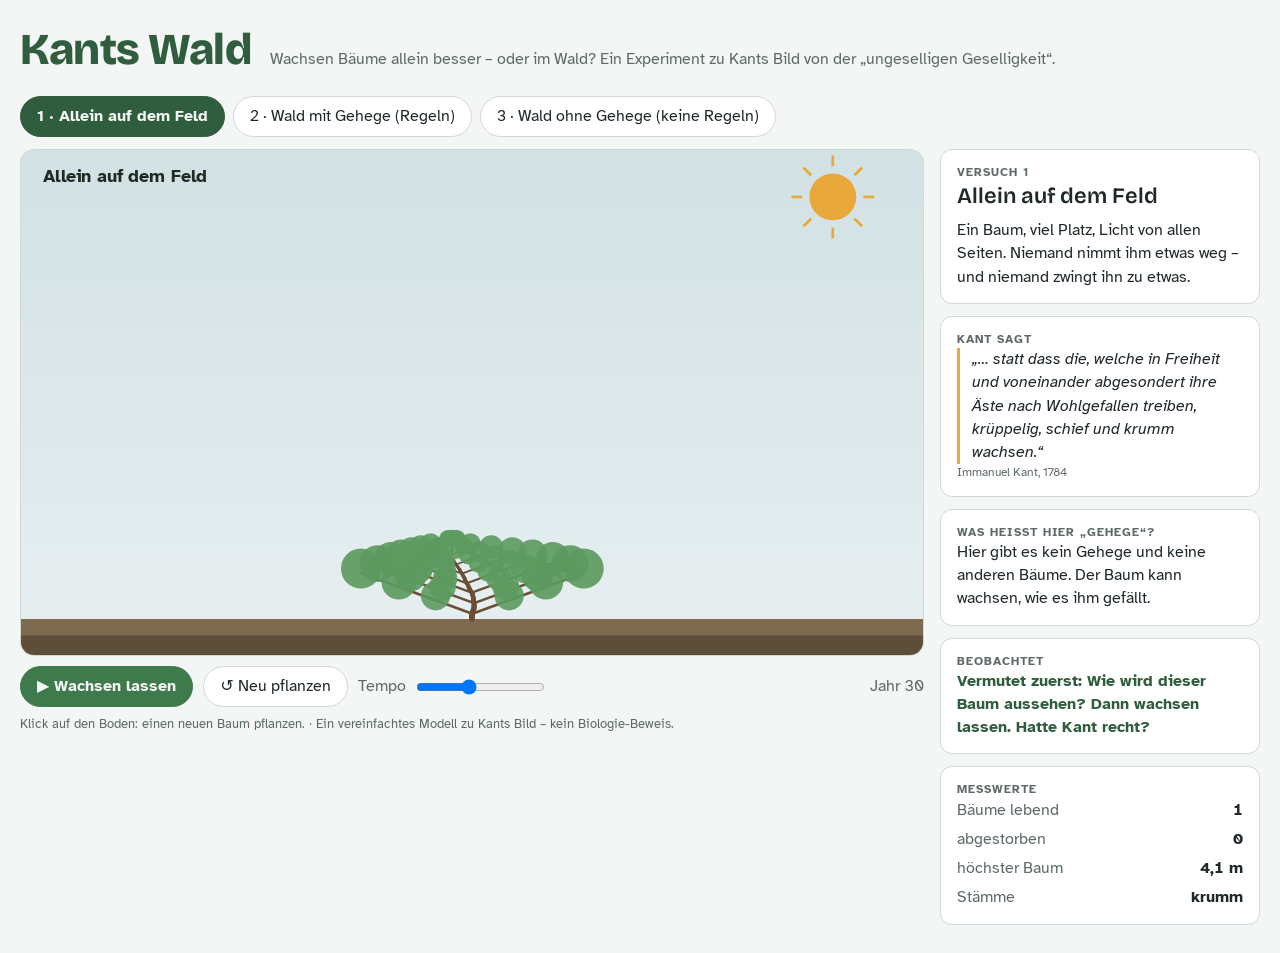
<file: Kants Wald/Kants Wald.html>
<!doctype html><html><head><meta charset=utf8><meta name=viewport content="width=device-width,initial-scale=1,viewport-fit=cover"><style>:root{color-scheme:light;box-sizing:border-box;padding-top:env(safe-area-inset-top,0px);padding-bottom:env(safe-area-inset-bottom,0px)}html{scroll-padding-top:env(safe-area-inset-top,0px)}body{margin:0;padding:0;font:14px -apple-system,BlinkMacSystemFont,sans-serif;background:#faf9f5;color:#141413}img{max-width:100%}[hidden]:not([hidden=until-found i]){display:none!important}</style></head><body>
<title>Kants Wald</title>
<link rel="preconnect" href="https://fonts.googleapis.com">
<link rel="stylesheet" href="https://fonts.googleapis.com/css2?family=Bricolage+Grotesque:opsz,wght@12..96,600;12..96,800&family=Atkinson+Hyperlegible:ital,wght@0,400;0,700;1,400&display=swap">
<style>
/* Layout: Simulationsfläche groß links (zum Projizieren), schmale Spalte rechts mit Modus, Kant-Zitat, Beobachtungsfrage und Messwerten. */
:root {
  --sky: #e6eef0; --sky2: #d2e1e4; --ground: #7d6a4f; --soil: #5e4e39;
  --bg: #f3f6f4; --panel: #ffffff; --fg: #1f2a24; --mute: #5d6b63; --line: #cfd9d3;
  --moss: #3f7a4d; --leaf: #5c9a5f; --leaf2: #7fb377; --bark: #6b4f36; --dead: #a49d93;
  --sun: #e8a93a; --accent: #2f5d3d; --warn: #a2482e; --fence: #8a6b47; --plot: #f1e6cf;
  --display: "Bricolage Grotesque", "Trebuchet MS", system-ui, sans-serif;
  --body: "Atkinson Hyperlegible", "Segoe UI", system-ui, sans-serif;
}
@media (prefers-color-scheme: dark) { :root:not([data-theme="light"]) {
  --sky: #1c2a33; --sky2: #16222a; --ground: #4f4232; --soil: #3a3125;
  --bg: #121815; --panel: #1a221e; --fg: #e3ebe5; --mute: #9aaba1; --line: #2e3a33;
  --moss: #7cc08a; --leaf: #5e9e63; --leaf2: #7fb377; --bark: #8a6a4b; --dead: #6f6a63;
  --sun: #f0bd5a; --accent: #8fd29d; --warn: #e2876a; --fence: #b08d63; --plot: #cbbd9f; color-scheme: dark } }
:root[data-theme="dark"] {
  --sky: #1c2a33; --sky2: #16222a; --ground: #4f4232; --soil: #3a3125;
  --bg: #121815; --panel: #1a221e; --fg: #e3ebe5; --mute: #9aaba1; --line: #2e3a33;
  --moss: #7cc08a; --leaf: #5e9e63; --leaf2: #7fb377; --bark: #8a6a4b; --dead: #6f6a63;
  --sun: #f0bd5a; --accent: #8fd29d; --warn: #e2876a; --fence: #b08d63; --plot: #cbbd9f; color-scheme: dark }
body { background: var(--bg); color: var(--fg); font-family: var(--body); font-size: 16px; line-height: 1.45; }
.wrap { max-width: 1280px; margin: 0 auto; padding-inline: 20px; padding-block: 18px 28px; }
header { display: flex; flex-wrap: wrap; align-items: baseline; gap: 6px 18px; margin-bottom: 14px; }
h1 { font-family: var(--display); font-weight: 800; font-size: clamp(28px, 4vw, 44px); margin: 0; letter-spacing: -0.01em; color: var(--accent); }
header p { margin: 0; color: var(--mute); }
.modes { display: flex; flex-wrap: wrap; gap: 8px; margin-bottom: 12px; }
button { font: inherit; cursor: pointer; border-radius: 999px; border: 1.5px solid var(--line); background: var(--panel); color: var(--fg); padding: 8px 16px; }
button:hover { border-color: var(--moss); }
button:focus-visible { outline: 3px solid var(--sun); outline-offset: 2px; }
.mode[aria-pressed="true"] { background: var(--accent); border-color: var(--accent); color: var(--bg); font-weight: 700; }
.grid { display: grid; grid-template-columns: minmax(0, 1fr) 320px; gap: 16px; align-items: start; }
@media (max-width: 860px) { .grid { grid-template-columns: minmax(0, 1fr); } }
.stage { position: relative; border-radius: 14px; overflow: hidden; border: 1px solid var(--line); background: var(--sky); }
canvas { display: block; width: 100%; height: auto; aspect-ratio: 1000 / 560; max-width: 100%; cursor: crosshair; }
.controls { display: flex; flex-wrap: wrap; align-items: center; gap: 10px; margin-top: 10px; }
.controls .primary { background: var(--moss); border-color: var(--moss); color: var(--bg); font-weight: 700; }
.year { margin-left: auto; font-variant-numeric: tabular-nums; color: var(--mute); }
label.speed { display: flex; align-items: center; gap: 8px; color: var(--mute); }
.side { display: grid; gap: 12px; min-width: 0; }
.card { background: var(--panel); border: 1px solid var(--line); border-radius: 12px; padding: 14px 16px; }
.eyebrow { font-size: 12px; letter-spacing: 0.08em; text-transform: uppercase; color: var(--mute); font-weight: 700; margin: 0 0 6px; }
.card h2 { font-family: var(--display); font-weight: 600; font-size: 22px; margin: 0 0 6px; text-wrap: balance; }
.card p { margin: 0; }
blockquote { margin: 0; font-style: italic; border-left: 3px solid var(--sun); padding-left: 12px; }
.src { font-size: 12px; color: var(--mute); margin-top: 6px; }
.q { font-weight: 700; color: var(--accent); }
dl { display: grid; grid-template-columns: auto 1fr; gap: 6px 14px; margin: 0; font-variant-numeric: tabular-nums; }
dt { color: var(--mute); }
dd { margin: 0; font-weight: 700; text-align: right; }
.dead { color: var(--warn); }
.hint { font-size: 13px; color: var(--mute); margin-top: 8px; }
@media (prefers-reduced-motion: reduce) { * { transition: none !important; } }
</style>

<div class="wrap">
  <header>
    <h1>Kants Wald</h1>
    <p>Wachsen Bäume allein besser – oder im Wald? Ein Experiment zu Kants Bild von der „ungeselligen Geselligkeit“.</p>
  </header>

  <div class="modes" role="group" aria-label="Versuch wählen">
    <button class="mode" id="m1" data-mode="0" aria-pressed="true">1 · Allein auf dem Feld</button>
    <button class="mode" id="m2" data-mode="1" aria-pressed="false">2 · Wald mit Gehege (Regeln)</button>
    <button class="mode" id="m3" data-mode="2" aria-pressed="false">3 · Wald ohne Gehege (keine Regeln)</button>
  </div>

  <div class="grid">
    <div>
      <div class="stage"><canvas id="cv" width="1000" height="560" aria-label="Simulation wachsender Bäume"></canvas></div>
      <div class="controls">
        <button class="primary" id="play">▶ Wachsen lassen</button>
        <button id="reset">↺ Neu pflanzen</button>
        <label class="speed" for="speed">Tempo <input id="speed" type="range" min="1" max="6" value="3"></label>
        <span class="year" id="year">Jahr 0</span>
      </div>
      <p class="hint">Klick auf den Boden: einen neuen Baum pflanzen. · Ein vereinfachtes Modell zu Kants Bild – kein Biologie-Beweis.</p>
    </div>

    <aside class="side">
      <div class="card">
        <p class="eyebrow" id="mEyebrow">Versuch 1</p>
        <h2 id="mTitle">Allein auf dem Feld</h2>
        <p id="mText"></p>
      </div>
      <div class="card">
        <p class="eyebrow">Kant sagt</p>
        <blockquote id="mQuote"></blockquote>
        <p class="src">Immanuel Kant, 1784</p>
      </div>
      <div class="card">
        <p class="eyebrow">Was heißt hier „Gehege“?</p>
        <p id="mRule"></p>
      </div>
      <div class="card">
        <p class="eyebrow">Beobachtet</p>
        <p class="q" id="mQ"></p>
      </div>
      <div class="card">
        <p class="eyebrow">Messwerte</p>
        <dl>
          <dt>Bäume lebend</dt><dd id="sAlive">–</dd>
          <dt>abgestorben</dt><dd id="sDead">–</dd>
          <dt>höchster Baum</dt><dd id="sTall">–</dd>
          <dt>Stämme</dt><dd id="sStraight">–</dd>
        </dl>
      </div>
    </aside>
  </div>
</div>

<script>
//SIM-START
const W = 1000, H = 560, GROUND = 520, MAXT = 240;
function rng(seed) { return function () { seed |= 0; seed = seed + 0x6D2B79F5 | 0; let t = Math.imul(seed ^ seed >>> 15, 1 | seed); t = t + Math.imul(t ^ t >>> 7, 61 | t) ^ t; return ((t ^ t >>> 14) >>> 0) / 4294967296; }; }
const BR_TILT = 0.35, COS_T = Math.cos(BR_TILT), SIN_T = Math.sin(BR_TILT);

function makeTree(x, start, r) { return { x, start, alive: true, dark: 0, ang: 0, pts: [{ x, y: GROUND }], branches: [], r }; }

function topOf(t) { return t.pts[t.pts.length - 1]; }

// Wie viel Licht kommt bei (px,py) an? Jede höhere Baumkrone darüber wirft Schatten.
function crown(o) { let r = 30; for (const b of o.branches) r = Math.max(r, b.len * COS_T); return r; }
function light(world, px, py, self) {
  let l = 1;
  for (const o of world.trees) {
    if (o === self || o.pts.length < 2) continue;
    const tp = topOf(o);
    if (tp.y >= py - 6) continue;
    if (Math.abs(tp.x - px) < (o.cr ?? crown(o))) l *= o.alive ? 0.42 : 0.85;
  }
  return l;
}

// Wie viel Platz hat ein Baum auf einer Seite in Höhe py? (1 = frei, 0 = zu)
function sideOpen(world, t, py, side) {
  let best = 1;
  for (const o of world.trees) {
    if (o === t || !o.alive) continue;
    const d = (o.x - t.x) * side;
    if (d <= 0) continue;
    if (topOf(o).y > py + 30) continue; // Nachbar viel kleiner: stört nicht
    let reach = 0;
    for (const b of o.branches) if (b.side === -side && o.pts[b.i].y <= py + 40) reach = Math.max(reach, b.len * COS_T);
    best = Math.min(best, Math.max(0, (d - reach) / 220));
  }
  return Math.min(1, best);
}

function step(world) {
  world.tick++;
  for (const o of world.trees) o.cr = crown(o);
  for (const t of world.trees) {
    if (!t.alive || world.tick < t.start) continue;
    const age = world.tick - t.start;
    const top = topOf(t);
    const L = light(world, top.x, top.y, t);
    const oL = sideOpen(world, t, top.y, -1), oR = sideOpen(world, t, top.y, 1);
    const closed = 1 - (oL + oR) / 2;
    t.dark = L < 0.45 ? t.dark + 1 : Math.max(0, t.dark - 1);
    if (t.dark > 30) { t.alive = false; continue; }
    const grow = 2.0 * L * (0.5 + 0.75 * closed);
    t.ang += (oR - oL) * 0.03 * (1 - closed) + (t.r() - 0.5) * 0.5 * (1 - 0.9 * closed);
    t.ang *= 0.96 - 0.14 * closed;
    t.ang = Math.max(-0.6, Math.min(0.6, t.ang));
    if (top.y > 70 && grow > 0.05) t.pts.push({ x: top.x + Math.sin(t.ang) * grow, y: top.y - Math.cos(t.ang) * grow });
    if (age % 12 === 6 && t.pts.length > 6) {
      t.branches.push({ i: t.pts.length - 1, side: -1, len: 4, dead: 0 });
      t.branches.push({ i: t.pts.length - 1, side: 1, len: 4, dead: 0 });
    }
    for (const b of t.branches) {
      const bp = t.pts[b.i];
      const bl = light(world, bp.x + b.side * b.len * 0.6, bp.y - 3, t);
      const so = sideOpen(world, t, bp.y, b.side);
      b.len = Math.min(170, b.len + 1.5 * so * bl);
      const below = top.y < bp.y - 90 && so < 0.6;
      if (bl < 0.5 || so < 0.25 || below) b.dead++; else b.dead = Math.max(0, b.dead - 1);
    }
    t.branches = t.branches.filter(b => b.dead < 14);
  }
}

function crookedness(t) { // Summe der seitlichen Abweichung pro Höhe
  if (t.pts.length < 10) return 0;
  let s = 0; for (let i = 1; i < t.pts.length; i++) s += Math.abs(t.pts[i].x - t.pts[i - 1].x);
  return s / (GROUND - topOf(t).y);
}

const SETUPS = [
  { seed: 11, trees: [[500, 0]] },
  { seed: 22, trees: [[140, 0], [260, 0], [380, 0], [500, 0], [620, 0], [740, 0], [860, 0]] },
  { seed: 33, trees: [[110, 0], [170, 70], [230, 6], [400, 0], [450, 80], [490, 12], [660, 0], [705, 60], [880, 4]] },
];
function makeWorld(mode) {
  const r = rng(SETUPS[mode].seed);
  return { tick: 0, mode, r, trees: SETUPS[mode].trees.map(([x, s]) => makeTree(x, s, rng(Math.floor(r() * 1e9)))) };
}
//SIM-END

const TEXT = [
  { t: 'Allein auf dem Feld', p: 'Ein Baum, viel Platz, Licht von allen Seiten. Niemand nimmt ihm etwas weg – und niemand zwingt ihn zu etwas.',
    rule: 'Hier gibt es kein Gehege und keine anderen Bäume. Der Baum kann wachsen, wie es ihm gefällt.',
    q: '„… statt dass die, welche in Freiheit und voneinander abgesondert ihre Äste nach Wohlgefallen treiben, krüppelig, schief und krumm wachsen.“',
    o: 'Vermutet zuerst: Wie wird dieser Baum aussehen? Dann wachsen lassen. Hatte Kant recht?' },
  { t: 'Wald mit Gehege', p: 'Sieben Bäume kämpfen um Licht. Aber es gibt feste Regeln dafür, wer wo wachsen darf.',
    rule: 'Der Zaun steht für Kants Gehege: Gesetze, die für alle gelten. Jeder Baum hat sein eigenes Beet (gleicher Abstand), und alle starten gleichzeitig. Gekämpft wird trotzdem – aber nur um Licht nach oben, nicht um den Platz des anderen.',
    q: '„… so wie Bäume in einem Walde eben dadurch, dass ein jeder dem andern Luft und Sonne zu benehmen sucht, einander nötigen, beides über sich zu suchen, und dadurch einen schönen geraden Wuchs bekommen.“',
    o: 'Vergleicht mit Versuch 1: Wie wachsen die Stämme? Was passiert mit den unteren Ästen?' },
  { t: 'Wald ohne Gehege', p: 'Wieder ein Wald – aber ohne Regeln: Jeder Baum keimt, wo und wann er gerade kann. Manche stehen dicht nebeneinander, manche kommen später dazu.',
    rule: 'Kein Zaun, keine Beete. Wer zuerst da ist und schneller wächst, nimmt den anderen das Licht weg. Kant sagt: Der Kampf ist nur dann gut, wenn er in einem Gehege stattfindet.',
    q: '„Allein in einem solchen Gehege […] tun eben dieselben Neigungen hernach die beste Wirkung.“',
    o: 'Was passiert mit den Kleinen und den Nachzüglern? Was würde ein Gehege für sie ändern?' },
];

const cv = document.getElementById('cv'), ctx = cv.getContext('2d');
let world = makeWorld(0), playing = false, mode = 0;
function css(n) { return getComputedStyle(document.documentElement).getPropertyValue(n).trim(); }

function fit() {
  const dpr = window.devicePixelRatio || 1, w = cv.clientWidth;
  cv.width = Math.round(w * dpr); cv.height = Math.round(w * 0.56 * dpr);
  draw();
}

function draw() {
  const s = cv.width / W;
  ctx.setTransform(s, 0, 0, s, 0, 0);
  const g = ctx.createLinearGradient(0, 0, 0, GROUND);
  g.addColorStop(0, css('--sky2')); g.addColorStop(1, css('--sky'));
  ctx.fillStyle = g; ctx.fillRect(0, 0, W, H);
  // Sonne
  ctx.fillStyle = css('--sun'); ctx.beginPath(); ctx.arc(900, 52, 26, 0, Math.PI * 2); ctx.fill();
  ctx.strokeStyle = css('--sun'); ctx.lineWidth = 3;
  for (let k = 0; k < 8; k++) { const a = k * Math.PI / 4; ctx.beginPath(); ctx.moveTo(900 + Math.cos(a) * 34, 52 + Math.sin(a) * 34); ctx.lineTo(900 + Math.cos(a) * 46, 52 + Math.sin(a) * 46); ctx.stroke(); }
  // Boden
  ctx.fillStyle = css('--ground'); ctx.fillRect(0, GROUND, W, H - GROUND);
  ctx.fillStyle = css('--soil'); ctx.fillRect(0, GROUND + 18, W, H - GROUND - 18);
  const bark = css('--bark'), dead = css('--dead'), leaf = css('--leaf'), leaf2 = css('--leaf2');
  ctx.font = '600 20px ' + css('--body');
  if (world.mode === 1) {
    // Gehege: Zaun um den Wald und Beet-Grenzen zwischen den Bäumen
    const fx0 = 70, fx1 = 930, fy = GROUND;
    ctx.strokeStyle = css('--fence'); ctx.lineWidth = 3;
    for (const yy of [fy - 22, fy - 10]) { ctx.beginPath(); ctx.moveTo(fx0, yy); ctx.lineTo(fx1, yy); ctx.stroke(); }
    ctx.lineWidth = 5;
    for (let x = fx0; x <= fx1 + 1; x += 43) { ctx.beginPath(); ctx.moveTo(x, fy + 4); ctx.lineTo(x, fy - 30); ctx.stroke(); }
    ctx.setLineDash([6, 6]); ctx.lineWidth = 2; ctx.strokeStyle = css('--plot');
    for (let x = 200; x <= 800; x += 120) { ctx.beginPath(); ctx.moveTo(x, fy + 2); ctx.lineTo(x, fy + 30); ctx.stroke(); }
    ctx.setLineDash([]);
    ctx.fillStyle = css('--fg'); ctx.fillText('Gehege: gleiche Beete, gleicher Start', 24, 36);
  } else if (world.mode === 2) {
    ctx.fillStyle = css('--fg'); ctx.fillText('Kein Gehege: jeder keimt, wo und wann er kann', 24, 36);
  } else {
    ctx.fillStyle = css('--fg'); ctx.fillText('Allein auf dem Feld', 24, 36);
  }
  for (const t of world.trees) {
    if (world.tick < t.start && t.pts.length < 2) { ctx.fillStyle = leaf; ctx.beginPath(); ctx.arc(t.x, GROUND - 3, 3, 0, Math.PI * 2); ctx.fill(); continue; }
    const col = t.alive ? bark : dead, n = t.pts.length;
    // Äste
    for (const b of t.branches) {
      const bp = t.pts[b.i], ex = bp.x + b.side * b.len * COS_T, ey = bp.y - b.len * SIN_T;
      ctx.strokeStyle = col; ctx.lineWidth = 1.2 + b.len / 70; ctx.lineCap = 'round';
      ctx.beginPath(); ctx.moveTo(bp.x, bp.y); ctx.lineTo(ex, ey); ctx.stroke();
    }
    // Stamm
    for (let i = 1; i < n; i++) {
      ctx.strokeStyle = col; ctx.lineWidth = (t.alive ? 2 : 3) + (n - i) / 22; ctx.lineCap = 'round';
      ctx.beginPath(); ctx.moveTo(t.pts[i - 1].x, t.pts[i - 1].y); ctx.lineTo(t.pts[i].x, t.pts[i].y); ctx.stroke();
    }
    // Laub
    if (t.alive) {
      for (const b of t.branches) {
        const bp = t.pts[b.i], ex = bp.x + b.side * b.len * COS_T, ey = bp.y - b.len * SIN_T;
        const rr = 9 + b.len * 0.1;
        ctx.fillStyle = b.dead > 6 ? leaf2 : leaf; ctx.globalAlpha = 0.9;
        for (const f of [1, 0.66, 0.33]) {
          if (b.len * f < 12 && f < 1) continue;
          ctx.beginPath(); ctx.arc(bp.x + (ex - bp.x) * f, bp.y + (ey - bp.y) * f - 5, rr * (0.6 + 0.4 * f), 0, Math.PI * 2); ctx.fill();
        }
      }
      const tp = topOf(t); ctx.fillStyle = leaf; ctx.globalAlpha = 0.9;
      ctx.beginPath(); ctx.arc(tp.x, tp.y, 10 + Math.min(14, n / 14), 0, Math.PI * 2); ctx.fill();
      ctx.globalAlpha = 1;
    }
  }
}

function stats() {
  const planted = world.trees.filter(t => world.tick >= t.start || t.pts.length > 1);
  const alive = planted.filter(t => t.alive), deadN = planted.length - alive.length;
  document.getElementById('sAlive').textContent = alive.length;
  const d = document.getElementById('sDead'); d.textContent = deadN; d.className = deadN ? 'dead' : '';
  const tall = Math.max(0, ...alive.map(t => GROUND - topOf(t).y));
  document.getElementById('sTall').textContent = (tall / 20).toFixed(1).replace('.', ',') + ' m';
  const grown = alive.filter(t => t.pts.length > 30);
  if (!grown.length) document.getElementById('sStraight').textContent = '–';
  else {
    const c = grown.reduce((a, t) => a + crookedness(t), 0) / grown.length;
    document.getElementById('sStraight').textContent = c < 0.17 ? 'gerade' : c < 0.27 ? 'etwas schief' : 'krumm';
  }
  document.getElementById('year').textContent = 'Jahr ' + Math.round(world.tick / 3);
}

function setMode(m) {
  mode = m; world = makeWorld(m); playing = false; updPlay();
  document.querySelectorAll('.mode').forEach(b => b.setAttribute('aria-pressed', String(+b.dataset.mode === m)));
  const T = TEXT[m];
  document.getElementById('mEyebrow').textContent = 'Versuch ' + (m + 1);
  document.getElementById('mTitle').textContent = T.t;
  document.getElementById('mText').textContent = T.p;
  document.getElementById('mQuote').textContent = T.q;
  document.getElementById('mQ').textContent = T.o;
  document.getElementById('mRule').textContent = T.rule;
  draw(); stats();
}
function updPlay() { document.getElementById('play').textContent = playing ? '❚❚ Pause' : (world.tick >= MAXT ? '✓ Ausgewachsen' : '▶ Wachsen lassen'); }

function loop() {
  if (playing) {
    const k = +document.getElementById('speed').value;
    for (let i = 0; i < k && world.tick < MAXT; i++) step(world);
    if (world.tick >= MAXT) playing = false, updPlay();
    draw(); stats();
  }
  requestAnimationFrame(loop);
}

document.querySelectorAll('.mode').forEach(b => b.addEventListener('click', () => setMode(+b.dataset.mode)));
document.getElementById('play').addEventListener('click', () => { if (world.tick >= MAXT) return; playing = !playing; updPlay(); });
document.getElementById('reset').addEventListener('click', () => setMode(mode));
cv.addEventListener('click', e => {
  const rect = cv.getBoundingClientRect(), x = (e.clientX - rect.left) / rect.width * W;
  if (x < 20 || x > W - 20) return;
  world.trees.push(makeTree(x, world.tick, rng(Math.floor(Math.random() * 1e9))));
  draw(); stats();
});
window.addEventListener('resize', fit);
matchMedia('(prefers-color-scheme: dark)').addEventListener?.('change', draw);
new MutationObserver(draw).observe(document.documentElement, { attributes: true, attributeFilter: ['data-theme'] });

setMode(0);
// Startbild: der allein stehende Baum ist schon ein Stück gewachsen, damit man sieht, was passiert.
for (let i = 0; i < 90; i++) step(world);
fit(); stats(); updPlay();
requestAnimationFrame(loop);
</script>

</body></html>
</file>
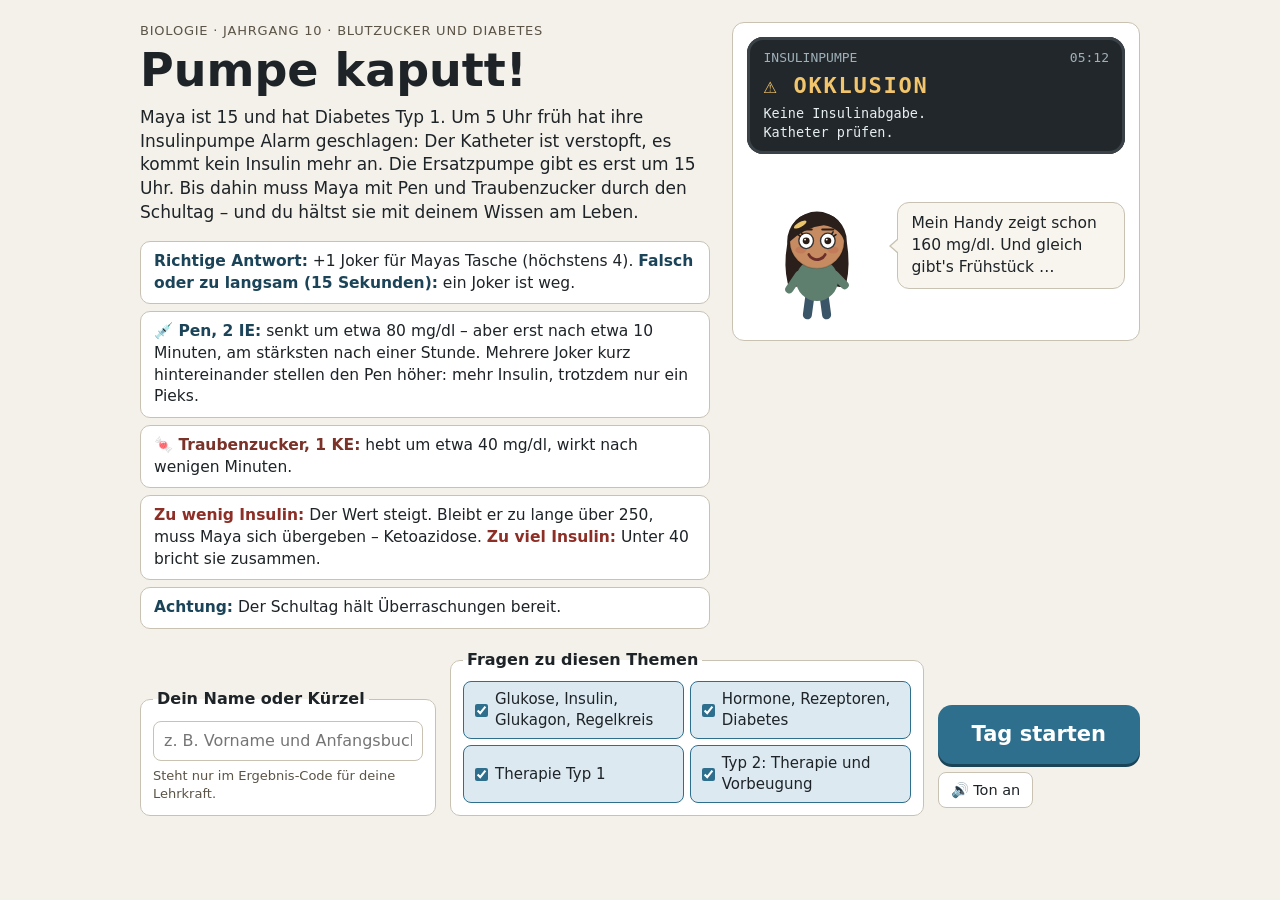
<file: Pumpe_kaputt_Blutzucker_Quiz/Pumpe_kaputt_Blutzucker_Quiz.html>
<!DOCTYPE html>
<html lang="de">
<head>
<meta charset="utf-8">
<meta name="viewport" content="width=device-width, initial-scale=1, viewport-fit=cover">
<title>Mayas Blutzucker-Quiz</title>
<style>
/* Layout: ein Bildschirm wie im Blutzuckersimulator. Links Maya und ihr Sensor, rechts Frage und Tasche; schmal alles untereinander. */
:root{
  --insulin:#2E6F8E; --insulin-d:#1b4459; --insulin-hell:#dce9f0;
  --zucker:#B85042; --zucker-d:#7a3229; --zucker-hell:#f6e7e3;
  --hg:#f4f1ea; --flaeche:#ffffff; --kopf:#e7e1d2; --mulde:#f8f5ee;
  --text:#1d2327; --leise:#5a5346; --rand:#c9c2b3;
  --ziel:#8fbf7a; --ziel-hell:#e4efda; --ziel-d:#3c6a32;
  --warn:#d9a441; --warn-hell:#fbf0d6; --warn-d:#7f6200;
  --gefahr:#b8433a; --gefahr-hell:#f8e1dd; --gefahr-d:#8e2f27;
  --geraet:#22272b; --geraet-text:#e6eef1; --geraet-leise:#9fb0b8; --geraet-alarm:#f2c46b;
  --schatten:rgba(29,35,39,.55);
  --schrift:"MS PGothic","MS Pゴシック","Hiragino Sans","Yu Gothic","Segoe UI",system-ui,sans-serif;
  --mono:ui-monospace,"SF Mono","Consolas","Menlo",monospace;
  --r:12px;
  color-scheme:light;
}
html{height:100%;box-sizing:border-box}
*,*::before,*::after{box-sizing:inherit}
body{height:100%;margin:0;background:var(--hg);color:var(--text);font-family:var(--schrift);font-size:16px;line-height:1.4;-webkit-tap-highlight-color:transparent}
[hidden]{display:none!important}
button{font:inherit;color:inherit;cursor:pointer}
button:disabled{cursor:default}
:focus-visible{outline:3px solid var(--warn);outline-offset:2px}
#app{height:100%;display:flex;flex-direction:column}
.screen{flex:1;min-height:0}
.prim{padding:10px 22px;border-radius:10px;border:1px solid var(--insulin-d);background:var(--insulin);color:#fff;font-weight:bold;font-size:16px;box-shadow:0 3px 0 var(--insulin-d)}
.prim:active{transform:translateY(2px);box-shadow:none}
.sek-knopf{padding:10px 18px;border-radius:10px;border:1px solid var(--rand);background:var(--flaeche);font-size:16px}
.textlink{border:none;background:none;padding:0;color:var(--insulin-d);text-decoration:underline;font-size:15px}
.aktionen{display:flex;gap:10px;flex-wrap:wrap;align-items:center}
.karte{background:var(--flaeche);border:1px solid var(--rand);border-radius:var(--r);min-width:0}
input[type="text"],textarea{font:inherit;color:var(--text);background:var(--flaeche);border:1px solid var(--rand);border-radius:8px;padding:8px 10px;width:100%}

/* ---------- Start ---------- */
#start{overflow-y:auto;padding-block:22px 30px;padding-inline:16px}
.start-wrap{max-width:1000px;margin:0 auto;display:grid;gap:22px;grid-template-columns:minmax(0,1.4fr) minmax(0,1fr);align-items:start}
.eyebrow{margin:0 0 6px;font-size:13px;letter-spacing:.06em;text-transform:uppercase;color:var(--leise)}
h1{margin:0 0 10px;font-size:clamp(32px,5.2vw,46px);line-height:1.08;text-wrap:balance}
.lead{margin:0 0 16px;font-size:17px;max-width:62ch}
.regeln{list-style:none;margin:0;padding:0;display:grid;gap:7px}
.regeln li{background:var(--flaeche);border:1px solid var(--rand);border-radius:10px;padding:9px 13px;font-size:15.5px}
.regeln b{color:var(--insulin-d)}
.regeln .z b{color:var(--zucker-d)}
.regeln .g b{color:var(--gefahr-d)}
.buehne{background:var(--flaeche);border:1px solid var(--rand);border-radius:var(--r);padding:14px;display:grid;gap:12px}
.pumpe{background:var(--geraet);color:var(--geraet-text);border-radius:16px;padding:12px 16px;font-family:var(--mono);box-shadow:inset 0 0 0 3px #3a4248}
.pumpe .zeile{display:flex;justify-content:space-between;gap:10px;font-size:13px;color:var(--geraet-leise)}
.pumpe .alarm{font-size:22px;font-weight:bold;color:var(--geraet-alarm);letter-spacing:.08em;margin:4px 0 2px;animation:blink 1.4s steps(2,end) infinite}
.pumpe .info{font-size:13.5px}
@keyframes blink{50%{opacity:.35}}
.start-figur{display:grid;grid-template-columns:140px minmax(0,1fr);gap:10px;align-items:center}
.start-figur .figur-box{height:160px}
.einstellungen{max-width:1000px;margin:20px auto 0;display:grid;gap:14px;grid-template-columns:minmax(0,1fr) minmax(0,1.6fr) auto;align-items:end}
fieldset{margin:0;min-width:0;border:1px solid var(--rand);border-radius:10px;background:var(--flaeche);padding:10px 12px 12px}
legend{font-weight:bold;padding:0 4px}
.feld-hinweis{margin:6px 0 0;font-size:13px;color:var(--leise)}
.wahl{display:flex;flex-wrap:wrap;gap:6px}
.wahl label{display:flex;align-items:center;gap:7px;padding:7px 11px;border:1px solid var(--rand);border-radius:8px;font-size:15px;cursor:pointer;background:var(--flaeche)}
.wahl label:has(input:checked){background:var(--insulin-hell);border-color:var(--insulin)}
.wahl input{accent-color:var(--insulin);margin:0}
.themen{display:grid;grid-template-columns:repeat(auto-fit,minmax(min(100%,210px),1fr));gap:6px}
.start-knopf{display:grid;gap:8px;justify-items:start}
#btn-start{font-size:21px;font-weight:bold;padding:15px 34px;border-radius:14px;border:none;background:var(--insulin);color:#fff;box-shadow:0 3px 0 var(--insulin-d)}
#btn-start:active{transform:translateY(2px);box-shadow:0 1px 0 var(--insulin-d)}
#btn-start:disabled{background:#9aa9b1;box-shadow:none}
.rekord{font-weight:bold;color:var(--warn-d);font-size:15px}
.unten{max-width:1000px;margin:16px auto 0;display:grid;gap:10px}
.lehrkraft{background:var(--flaeche);border:1px solid var(--rand);border-radius:10px;padding:10px 14px;font-size:14.5px}
.lehrkraft summary{font-weight:bold;cursor:pointer}
.lehrkraft p{margin:8px 0 0;max-width:80ch}

/* ---------- Spiel ---------- */
#spiel{display:flex;flex-direction:column;position:relative}
#kopf{display:flex;align-items:center;gap:8px 14px;padding:6px 12px;background:var(--kopf);border-bottom:1px solid var(--rand);flex-wrap:wrap;position:relative}
.uhr{font-size:24px;font-weight:bold;font-variant-numeric:tabular-nums}
.naechstes{flex:1;min-width:0;font-size:14.5px;color:var(--leise)}
.punkte{font-weight:bold;background:var(--flaeche);border:1px solid var(--warn);border-radius:8px;padding:3px 10px;color:var(--warn-d);font-variant-numeric:tabular-nums}
.serie{font-weight:bold;color:var(--zucker-d);font-size:14.5px}
.kopf-knopf{min-height:36px;padding:5px 12px;border-radius:8px;border:1px solid var(--rand);background:var(--flaeche);font-size:14.5px}
.ueberraschung{position:absolute;left:50%;top:calc(100% + 8px);transform:translateX(-50%);z-index:4;background:var(--text);color:#fff;border-radius:12px;padding:10px 16px;font-weight:bold;font-size:16px;box-shadow:0 6px 20px rgba(0,0,0,.3);max-width:min(92vw,560px);text-align:center;animation:reinfallen .35s ease-out}
@keyframes reinfallen{from{transform:translate(-50%,-12px);opacity:0}to{transform:translate(-50%,0);opacity:1}}
#feld{flex:1;min-height:0;display:grid;gap:8px;padding-block:8px 10px;padding-inline:12px;
  grid-template-columns:minmax(0,1.1fr) minmax(0,1fr);
  grid-template-rows:auto minmax(0,1fr) auto;
  grid-template-areas:"status frage" "monitor frage" "monitor tasche"}
#status{grid-area:status;display:grid;grid-template-columns:160px minmax(0,1fr);gap:8px;align-items:center;padding:6px 12px 6px 4px}
.figur-box{position:relative;height:160px}
.figur-box canvas{position:absolute;inset:0;width:100%;height:100%;display:block}
.blase-spalte{display:grid;gap:8px;min-width:0}
.blase{position:relative;background:var(--mulde);border:1px solid var(--rand);border-radius:12px;padding:10px 13px;font-size:15.5px;min-height:3.2em}
.blase::before{content:"";position:absolute;left:-9px;top:50%;margin-top:-8px;border-top:8px solid transparent;border-bottom:8px solid transparent;border-right:9px solid var(--rand)}
.blase::after{content:"";position:absolute;left:-7px;top:50%;margin-top:-7px;border-top:7px solid transparent;border-bottom:7px solid transparent;border-right:8px solid var(--mulde)}
.keto{display:flex;align-items:center;gap:8px;font-size:13.5px;font-weight:bold;color:var(--warn-d)}
.keto-balken{flex:1;height:9px;border-radius:5px;background:var(--warn-hell);border:1px solid var(--warn);overflow:hidden}
.keto-balken span{display:block;height:100%;width:0;background:var(--warn)}
.keto.ernst{color:var(--gefahr-d)}
.keto.ernst .keto-balken{border-color:var(--gefahr);background:var(--gefahr-hell)}
.keto.ernst .keto-balken span{background:var(--gefahr)}

#monitor{grid-area:monitor;display:flex;flex-direction:column;padding:10px 12px 8px;min-height:230px}
#monitor.alarm-tief{border-color:var(--gefahr);animation:alarmTief 1s ease-in-out infinite}
#monitor.alarm-hoch{border-color:var(--warn);animation:alarmHoch 1.4s ease-in-out infinite}
@keyframes alarmTief{50%{box-shadow:0 0 0 5px var(--gefahr-hell),0 0 0 7px var(--gefahr)}}
@keyframes alarmHoch{50%{box-shadow:0 0 0 5px var(--warn-hell),0 0 0 7px var(--warn)}}
.sensor-kopf{display:flex;align-items:center;gap:6px 12px;flex-wrap:wrap}
.sensor-label{font-size:12.5px;letter-spacing:.06em;text-transform:uppercase;color:var(--leise);width:100%}
.wert{font-size:46px;font-weight:bold;line-height:1;font-variant-numeric:tabular-nums}
.einheit{font-size:15px;color:var(--leise);font-weight:normal;margin-left:4px}
.trend{font-size:30px;line-height:1;min-width:1.5em;text-align:center}
.pill{border-radius:999px;padding:4px 11px;font-size:14px;font-weight:bold;white-space:nowrap}
.pill.ok{background:var(--ziel-hell);color:var(--ziel-d)}
.pill.hoch{background:var(--warn-hell);color:var(--warn-d)}
.pill.tief{background:var(--gefahr-hell);color:var(--gefahr-d)}
.iob{margin-left:auto;font-size:14px;color:var(--leise);text-align:right;font-variant-numeric:tabular-nums}
.iob b{color:var(--insulin-d);font-size:16px}
.kurve-box{position:relative;flex:1;min-height:150px;margin-top:6px}
.kurve-box canvas{position:absolute;inset:0;width:100%;height:100%;display:block}

#frage{grid-area:frage;display:flex;flex-direction:column;gap:10px;padding:12px 14px;min-height:0;overflow-y:auto}
#frage.notfall-karte{border:3px solid var(--gefahr)}
.notfall{background:var(--gefahr);color:#fff;border-radius:10px;padding:10px 12px;font-weight:bold}
.frage-kopf{display:flex;align-items:center;gap:8px;font-size:14px;color:var(--leise)}
.frage-kopf .thema{flex:1;min-width:0}
.frage-kopf .sek{font-weight:bold;font-variant-numeric:tabular-nums;color:var(--text)}
.zeitbalken{height:8px;border-radius:4px;background:var(--kopf);overflow:hidden}
.zeitbalken span{display:block;height:100%;width:100%;background:var(--insulin)}
.zeitbalken.knapp span{background:var(--gefahr)}
.frage-text{margin:0;font-size:19px;font-weight:bold;line-height:1.35;text-wrap:pretty}
.antworten{display:grid;grid-template-columns:repeat(auto-fit,minmax(min(100%,230px),1fr));gap:8px}
.antwort{display:flex;align-items:flex-start;gap:10px;text-align:left;padding:10px 12px;min-height:54px;border:1px solid var(--rand);border-radius:10px;background:var(--flaeche);font-size:15.5px;line-height:1.3}
.antwort:hover:not(:disabled){border-color:var(--insulin);background:var(--insulin-hell)}
.buchstabe{flex:0 0 auto;width:26px;height:26px;border-radius:50%;display:grid;place-items:center;background:var(--kopf);font-weight:bold;font-size:14px}
.antwort.richtig{background:var(--ziel-hell);border-color:var(--ziel)}
.antwort.richtig .buchstabe{background:var(--ziel-d);color:#fff}
.antwort.falsch{background:var(--gefahr-hell);border-color:var(--gefahr)}
.antwort.falsch .buchstabe{background:var(--gefahr);color:#fff}
.antwort.aus{opacity:.5}
.rueck{border-radius:10px;padding:10px 12px;display:grid;gap:6px}
.rueck.gut{background:var(--ziel-hell)}
.rueck.schlecht{background:var(--gefahr-hell)}
.rueck p{margin:0}
.rueck .rt{font-weight:bold}
.rueck button{justify-self:start;padding:8px 18px;border-radius:9px;border:1px solid var(--insulin-d);background:var(--insulin);color:#fff;font-weight:bold}

#tasche{grid-area:tasche;padding:10px 12px;display:grid;gap:8px}
.tasche-kopf{display:flex;align-items:center;gap:10px;flex-wrap:wrap;font-size:14.5px}
.slots{display:flex;gap:5px}
.slots i{width:16px;height:16px;border-radius:50%;border:2px solid var(--warn);background:transparent}
.slots i.voll{background:var(--warn)}
.tasche-hinweis{color:var(--leise);font-size:13.5px;margin-left:auto}
.joker-reihe{display:grid;grid-template-columns:1fr 1fr;gap:8px}
.joker{border:none;border-radius:var(--r);color:#fff;padding:9px 10px 10px;display:grid;gap:1px;text-align:center}
.joker.insulin{background:var(--insulin);box-shadow:0 3px 0 var(--insulin-d)}
.joker.zucker{background:var(--zucker);box-shadow:0 3px 0 var(--zucker-d)}
.joker:active:not(:disabled){transform:translateY(2px);box-shadow:none}
.joker:disabled{filter:saturate(.25);opacity:.5}
.j-titel{font-size:17px;font-weight:bold}
.j-dosis{font-size:24px;font-weight:bold;line-height:1.1}
.j-sub{font-size:12.5px}
.faktor{font-size:13px;color:var(--leise);text-align:center}
.wackel{animation:wackel .35s}
@keyframes wackel{25%{transform:translateX(-5px)}75%{transform:translateX(5px)}}
#blitz{position:fixed;inset:0;pointer-events:none;z-index:8;opacity:0}
#blitz.an{animation:blitz .9s ease-out}
@keyframes blitz{0%{opacity:.55}100%{opacity:0}}

#pause-hg{position:fixed;inset:0;background:var(--schatten);display:grid;place-items:center;padding:16px;z-index:5}
.pause-karte{background:var(--flaeche);border-radius:16px;padding:20px 24px;display:grid;gap:12px;justify-items:start;max-width:420px}
.pause-karte h2{margin:0;font-size:24px}
.pause-karte p{margin:0}

/* ---------- Ende ---------- */
#ende{overflow-y:auto;padding-block:20px 30px;padding-inline:16px}
.ende-wrap{max-width:880px;margin:0 auto;display:grid;gap:14px}
.held{display:grid;grid-template-columns:200px minmax(0,1fr);gap:16px;align-items:center;padding:14px 18px}
.held .figur-box{height:200px}
.held.verloren{border:3px solid var(--gefahr);background:var(--gefahr-hell)}
.held.gewonnen{border:3px solid var(--ziel);background:var(--ziel-hell)}
.ende-label{margin:0;font-size:clamp(34px,7vw,58px);font-weight:900;letter-spacing:.04em;line-height:1}
.held.verloren .ende-label{color:var(--gefahr)}
.held.gewonnen .ende-label{color:var(--ziel-d)}
.held h1{font-size:clamp(20px,3.4vw,26px);margin:8px 0 6px}
.durchgehalten{margin:0 0 12px;font-size:17px}
.durchgehalten b{font-variant-numeric:tabular-nums}
#btn-nochmal{font-size:22px;padding:14px 34px;border-radius:14px}
.ende-text{margin:0;font-size:16.5px;max-width:68ch}
.kennzahlen{display:grid;grid-template-columns:repeat(auto-fit,minmax(150px,1fr));gap:10px}
.kennzahl{background:var(--flaeche);border:1px solid var(--rand);border-radius:10px;padding:10px 12px}
.kennzahl .w{font-size:28px;font-weight:bold;font-variant-numeric:tabular-nums;line-height:1.1}
.kennzahl .l{font-size:13px;color:var(--leise)}
.kennzahl.gut{border-color:var(--ziel);background:var(--ziel-hell)}
.kennzahl.mau{border-color:var(--warn);background:var(--warn-hell)}
.kurve-ende{position:relative;height:270px;padding:8px}
.kurve-ende canvas{position:absolute;inset:8px;width:calc(100% - 16px);height:calc(100% - 16px);display:block}
.tir{margin:0;font-size:14.5px;color:var(--leise)}
.review{background:var(--flaeche);border:1px solid var(--rand);border-radius:var(--r);padding:12px 16px}
.review h2{margin:0 0 8px;font-size:18px}
.review ol{margin:0;padding-left:20px;display:grid;gap:8px}
.review li{font-size:15px}
.review .ra{color:var(--ziel-d);font-weight:bold}
.review .re{color:var(--leise);font-size:14px}
.code-karte{padding:14px 16px;display:grid;gap:10px;border:2px dashed var(--insulin)}
.code-karte h2{margin:0;font-size:18px}
.code-karte p{margin:0;font-size:15px}
.code-zeile{display:grid;grid-template-columns:minmax(0,1fr) auto;gap:8px;align-items:start}
#code-feld{font-family:var(--mono);font-size:12.5px;resize:none;height:4.6em;word-break:break-all}
.code-status{font-size:14px;color:var(--ziel-d);font-weight:bold;min-height:1.2em}
.name-zeile{display:grid;grid-template-columns:minmax(0,1fr) auto;gap:8px}
.neu-rekord{display:inline-block;color:var(--warn-d);background:var(--warn-hell);border:1px solid var(--warn);border-radius:9px;padding:4px 10px;font-weight:bold;font-size:14.5px;margin-left:6px}

/* ---------- Lehrkraft ---------- */
#lehrer{overflow-y:auto;padding-block:20px 30px;padding-inline:16px}
.lehrer-wrap{max-width:1100px;margin:0 auto;display:grid;gap:14px}
.lehrer-wrap h1{font-size:clamp(26px,4vw,34px);margin:0}
.lehrer-wrap > p{margin:0;max-width:75ch}
#codes{font-family:var(--mono);font-size:13px;min-height:130px;resize:vertical}
.meldung{margin:0;font-size:15px;color:var(--leise)}
.tabelle-box{overflow-x:auto;background:var(--flaeche);border:1px solid var(--rand);border-radius:var(--r)}
table{border-collapse:collapse;width:100%;font-size:14.5px;font-variant-numeric:tabular-nums}
th,td{padding:8px 10px;border-bottom:1px solid var(--kopf);text-align:right;white-space:nowrap}
th:first-child,td:first-child{text-align:left}
th{background:var(--mulde);font-size:13px;color:var(--leise);font-weight:bold;position:sticky;top:0}
td.gut{background:var(--ziel-hell);color:var(--ziel-d);font-weight:bold}
td.mittel{background:var(--warn-hell);color:var(--warn-d);font-weight:bold}
td.schwach{background:var(--gefahr-hell);color:var(--gefahr-d);font-weight:bold}
td.leer{color:var(--rand)}
.beispiel-hinweis{background:var(--warn-hell);border:1px solid var(--warn);border-radius:10px;padding:8px 12px;font-size:14.5px}

.ton-knopf{min-height:36px;padding:5px 12px;border-radius:8px;border:1px solid var(--rand);background:var(--flaeche);font-size:14.5px;white-space:nowrap}
.ton-knopf[aria-pressed="false"]{color:var(--leise);background:var(--mulde)}
input[type="number"]{font:inherit;color:var(--text);background:var(--flaeche);border:1px solid var(--rand);border-radius:8px;padding:6px 8px;width:5em;text-align:right}
select{font:inherit;color:var(--text);background:var(--flaeche);border:1px solid var(--rand);border-radius:8px;padding:7px 9px;width:100%;max-width:100%}
.check{display:flex;align-items:center;gap:8px;font-size:15px;cursor:pointer}
.check input{accent-color:var(--insulin);margin:0;width:18px;height:18px}

/* ---------- Fragenliste ---------- */
#fragenliste{overflow-y:auto;padding-block:20px 30px;padding-inline:16px}
.liste-wrap{max-width:880px;margin:0 auto;display:grid;gap:10px}
.liste-wrap h1{font-size:clamp(26px,4vw,34px);margin:0}
.liste-wrap h2{font-size:19px;margin:16px 0 2px}
.liste-wrap > p{margin:0}
#liste{display:grid;gap:8px}
.frage-item{background:var(--flaeche);border:1px solid var(--rand);border-radius:10px}
.frage-item summary{cursor:pointer;padding:11px 14px;display:flex;gap:10px;align-items:baseline;font-weight:bold;list-style:none}
.frage-item summary::-webkit-details-marker{display:none}
.frage-item summary::before{content:"▸";color:var(--leise);flex:0 0 auto}
.frage-item[open] summary::before{content:"▾"}
.frage-item[open]{border-color:var(--insulin)}
.fnr{color:var(--leise);font-variant-numeric:tabular-nums;flex:0 0 1.8em}
.ftext{flex:1;min-width:0}
.badge{flex:0 0 auto;font-size:12.5px;border-radius:999px;padding:2px 8px;font-weight:bold;white-space:nowrap}
.badge.f{background:var(--gefahr-hell);color:var(--gefahr-d)}
.badge.r{background:var(--ziel-hell);color:var(--ziel-d)}
.frage-inhalt{padding:0 14px 12px 46px;display:grid;gap:8px}
.optionen{list-style:none;margin:0;padding:0;display:grid;gap:5px}
.optionen li{padding:7px 10px;border-radius:8px;background:var(--mulde);border:1px solid var(--kopf)}
.optionen li.ok{background:var(--ziel-hell);border-color:var(--ziel);color:var(--ziel-d);font-weight:bold}
.erklaerung{margin:0;color:var(--leise);font-size:15px}

/* ---------- Notenvorschlag ---------- */
.ablauf{margin:0;padding-left:22px;display:grid;gap:6px;max-width:80ch}
.datei-knopf{display:inline-flex;align-items:center;cursor:pointer}
.noten-karte{padding:12px 16px;display:grid;gap:10px}
.noten-karte h2{margin:0;font-size:19px}
.noten-einst{display:grid;gap:12px;grid-template-columns:repeat(auto-fit,minmax(min(100%,250px),1fr));align-items:end}
.einst{display:grid;gap:5px;font-size:14px;color:var(--leise);font-weight:bold}
.schluessel{display:flex;flex-wrap:wrap;gap:6px 10px}
.schluessel label{display:flex;align-items:center;gap:4px;font-size:14px;color:var(--text)}
.schluessel input{width:4.2em}
td.note{text-align:center;font-size:16px}

@media (max-width:760px){
  .start-wrap,.einstellungen{grid-template-columns:minmax(0,1fr)}
  #spiel{overflow-y:auto}
  .naechstes{order:5;flex-basis:100%;font-size:13.5px}
  #feld{flex:none;grid-template-columns:minmax(0,1fr);grid-template-rows:none;grid-auto-rows:auto;grid-template-areas:"status" "monitor" "tasche" "frage"}
  #status{grid-template-columns:100px minmax(0,1fr)}
  #status .figur-box{height:118px}
  #monitor{min-height:auto}
  .kurve-box{flex:none;height:140px;min-height:140px}
  .wert{font-size:38px}
  #frage{overflow:visible}
  .frage-text{font-size:17.5px}
  .held{grid-template-columns:minmax(0,1fr);justify-items:center;text-align:center}
  .held .figur-box{height:150px;width:150px}
  .held .aktionen{justify-content:center}
}
@media (prefers-reduced-motion:reduce){
  .pumpe .alarm,.wackel,#monitor.alarm-tief,#monitor.alarm-hoch,.ueberraschung,#blitz.an{animation:none}
}
</style>
</head>
<body>
<div id="app">

  <!-- ===================== START ===================== -->
  <section id="start" class="screen">
    <div class="start-wrap">
      <div>
        <p class="eyebrow">Biologie · Jahrgang 10 · Blutzucker und Diabetes</p>
        <h1>Pumpe kaputt!</h1>
        <p class="lead">Maya ist 15 und hat Diabetes Typ 1. Um 5 Uhr früh hat ihre Insulinpumpe Alarm geschlagen: Der Katheter ist verstopft, es kommt kein Insulin mehr an. Die Ersatzpumpe gibt es erst um 15 Uhr. Bis dahin muss Maya mit Pen und Traubenzucker durch den Schultag – und du hältst sie mit deinem Wissen am Leben.</p>
        <ul class="regeln">
          <li><b>Richtige Antwort:</b> +1 Joker für Mayas Tasche (höchstens 4). <b>Falsch oder zu langsam (15 Sekunden):</b> ein Joker ist weg.</li>
          <li><b>💉 Pen, 2 IE:</b> senkt um etwa 80 mg/dl – aber erst nach etwa 10 Minuten, am stärksten nach einer Stunde. Mehrere Joker kurz hintereinander stellen den Pen höher: mehr Insulin, trotzdem nur ein Pieks.</li>
          <li class="z"><b>🍬 Traubenzucker, 1 KE:</b> hebt um etwa 40 mg/dl, wirkt nach wenigen Minuten.</li>
          <li class="g"><b>Zu wenig Insulin:</b> Der Wert steigt. Bleibt er zu lange über 250, muss Maya sich übergeben – Ketoazidose. <b>Zu viel Insulin:</b> Unter 40 bricht sie zusammen.</li>
          <li><b>Achtung:</b> Der Schultag hält Überraschungen bereit.</li>
        </ul>
      </div>
      <aside class="buehne" aria-label="Maya und ihre Pumpe">
        <div class="pumpe" id="pumpe" role="img" aria-label="Pumpenanzeige: Alarm Okklusion, keine Insulinabgabe">
          <div class="zeile"><span>INSULINPUMPE</span><span>05:12</span></div>
          <div class="alarm">⚠ OKKLUSION</div>
          <div class="info">Keine Insulinabgabe.<br>Katheter prüfen.</div>
        </div>
        <div class="start-figur">
          <div class="figur-box"><canvas id="figur-start" aria-hidden="true"></canvas></div>
          <div class="blase">Mein Handy zeigt schon 160 mg/dl. Und gleich gibt's Frühstück …</div>
        </div>
      </aside>
    </div>

    <form class="einstellungen" id="einstellungen">
      <fieldset>
        <legend>Dein Name oder Kürzel</legend>
        <input type="text" id="spielername" maxlength="30" autocomplete="off" placeholder="z. B. Vorname und Anfangsbuchstabe">
        <p class="feld-hinweis">Steht nur im Ergebnis-Code für deine Lehrkraft.</p>
      </fieldset>
      <fieldset>
        <legend>Fragen zu diesen Themen</legend>
        <div class="wahl themen">
          <label><input type="checkbox" name="thema" id="thema-grund" value="grund" checked><span>Glukose, Insulin, Glukagon, Regelkreis</span></label>
          <label><input type="checkbox" name="thema" id="thema-rezeptor" value="rezeptor" checked><span>Hormone, Rezeptoren, Diabetes</span></label>
          <label><input type="checkbox" name="thema" id="thema-typ1" value="typ1" checked><span>Therapie Typ 1</span></label>
          <label><input type="checkbox" name="thema" id="thema-typ2" value="typ2" checked><span>Typ 2: Therapie und Vorbeugung</span></label>
        </div>
      </fieldset>
      <div class="start-knopf">
        <button type="submit" id="btn-start">Tag starten</button>
        <button type="button" class="ton-knopf" id="btn-ton-start" aria-pressed="true">🔊 Ton an</button>
        <span class="rekord" id="rekord"></span>
      </div>
    </form>

  </section>

  <!-- ===================== SPIEL ===================== -->
  <section id="spiel" class="screen" hidden>
    <header id="kopf">
      <div class="uhr" id="uhr">07:00</div>
      <div class="naechstes" id="naechstes"></div>
      <div class="serie" id="serie"></div>
      <div class="punkte" id="punkte">⭐ 0</div>
      <button class="ton-knopf" id="btn-ton" type="button" aria-pressed="true">🔊 Ton an</button>
      <button class="kopf-knopf" id="btn-pause" type="button">Pause</button>
      <div class="ueberraschung" id="ueberraschung" hidden></div>
    </header>

    <div id="feld">
      <div id="status" class="karte">
        <div class="figur-box"><canvas id="figur" aria-hidden="true"></canvas></div>
        <div class="blase-spalte">
          <div class="blase" id="blase" aria-live="polite"></div>
          <div class="keto" id="keto" hidden><span>Ketone</span><span class="keto-balken"><span id="keto-fill"></span></span></div>
        </div>
      </div>

      <div id="monitor" class="karte">
        <div class="sensor-kopf">
          <span class="sensor-label">Mayas Sensor</span>
          <span class="wert"><span id="wert">160</span><span class="einheit">mg/dl</span></span>
          <span class="trend" id="trend" aria-label="Trend">→</span>
          <span class="pill ok" id="zustand">Im Zielbereich</span>
          <span class="iob">Aktives Insulin <b id="iob">0,0 IE</b><br><span id="spritzen">0 Spritzen heute</span></span>
        </div>
        <div class="kurve-box"><canvas id="kurve" role="img" aria-label="Glukoseverlauf des Tages"></canvas></div>
      </div>

      <div id="frage" class="karte">
        <div class="notfall" id="notfall" hidden>Notfall! Maya ist bewusstlos. Jonas hat ihr Glukagon-Notfallset gefunden. Beantworte die Frage richtig, dann spritzt er.</div>
        <div class="frage-kopf"><span id="frage-nr">Frage 1</span><span class="thema" id="frage-thema"></span><span class="sek" id="frage-sek"></span></div>
        <div class="zeitbalken" id="zeitbalken"><span id="zeit-fill"></span></div>
        <p class="frage-text" id="frage-text"></p>
        <div class="antworten" id="antworten">
          <button type="button" class="antwort" data-i="0"><span class="buchstabe">A</span><span class="atext"></span></button>
          <button type="button" class="antwort" data-i="1"><span class="buchstabe">B</span><span class="atext"></span></button>
          <button type="button" class="antwort" data-i="2"><span class="buchstabe">C</span><span class="atext"></span></button>
          <button type="button" class="antwort" data-i="3"><span class="buchstabe">D</span><span class="atext"></span></button>
        </div>
        <div class="rueck" id="rueck" hidden aria-live="polite">
          <p class="rt" id="rueck-titel"></p>
          <p id="rueck-text"></p>
          <button type="button" id="btn-weiter">Nächste Frage</button>
        </div>
      </div>

      <div id="tasche" class="karte">
        <div class="tasche-kopf">
          <b>Mayas Tasche</b>
          <span class="slots" id="slots" aria-label="Joker"><i></i><i></i><i></i><i></i></span>
          <span class="tasche-hinweis">Richtig +1 · Falsch −1</span>
        </div>
        <div class="joker-reihe">
          <button type="button" class="joker insulin" id="btn-insulin"><span class="j-titel">💉 Pen</span><span class="j-dosis">+2 IE</span><span class="j-sub">senkt ≈ 80 · wirkt ab 10 Min.</span></button>
          <button type="button" class="joker zucker" id="btn-zucker"><span class="j-titel">🍬 Traubenzucker</span><span class="j-dosis">1 KE</span><span class="j-sub">hebt ≈ 40 · wirkt sofort</span></button>
        </div>
        <div class="faktor">Mayas Faktor: 1 IE pro KE · 1 IE senkt um ≈ 40 mg/dl</div>
      </div>
    </div>

    <div id="pause-hg" hidden>
      <div class="pause-karte">
        <h2>Pause</h2>
        <p>Mayas Tag ist angehalten.</p>
        <div class="aktionen">
          <button type="button" class="prim" id="btn-fortsetzen">Weiter</button>
          <button type="button" class="sek-knopf" id="btn-abbrechen">Spiel beenden</button>
        </div>
      </div>
    </div>
  </section>

  <!-- ===================== ENDE ===================== -->
  <section id="ende" class="screen" hidden>
    <div class="ende-wrap">
      <div class="karte held" id="held">
        <div class="figur-box"><canvas id="figur-ende" aria-hidden="true"></canvas></div>
        <div>
          <p class="ende-label" id="ende-label">GAME OVER</p>
          <h1 id="ende-titel"></h1>
          <p class="durchgehalten" id="durchgehalten"></p>
          <div class="aktionen">
            <button type="button" class="prim" id="btn-nochmal">Nochmal!</button>
            <button type="button" class="sek-knopf" id="btn-zumstart">Zum Start</button>
            <button type="button" class="sek-knopf" id="btn-fragenliste">Alle Fragen mit Lösungen</button>
          </div>
        </div>
      </div>
      <p class="ende-text" id="ende-text"></p>
      <div class="kennzahlen" id="kennzahlen"></div>
      <div class="karte kurve-ende"><canvas id="kurve-ende" role="img" aria-label="Glukoseverlauf des Tages"></canvas></div>
      <p class="tir">Fachleute empfehlen für Menschen mit Typ 1: mehr als 70 % der Zeit zwischen 70 und 180 mg/dl und weniger als 4 % unter 70 mg/dl.</p>
      <div class="review" id="review" hidden>
        <h2>Diese Fragen lohnen einen zweiten Blick</h2>
        <ol id="review-liste"></ol>
      </div>
      <div class="karte code-karte">
        <h2>Ergebnis-Code für deine Lehrkraft</h2>
        <p id="code-zusammenfassung"></p>
        <div class="name-zeile" id="name-zeile" hidden>
          <input type="text" id="name-nachtrag" maxlength="30" autocomplete="off" placeholder="Dein Name oder Kürzel">
          <button type="button" class="sek-knopf" id="btn-name-ok">Code erstellen</button>
        </div>
        <div class="code-zeile" id="code-zeile">
          <textarea id="code-feld" readonly aria-label="Ergebnis-Code"></textarea>
          <button type="button" class="prim" id="btn-code-kopieren">Kopieren</button>
        </div>
        <p class="code-status" id="code-status" aria-live="polite"></p>
        <p class="feld-hinweis">Der Code fasst alle deine Runden auf diesem Gerät zusammen. Gib ihn so ab, wie deine Lehrkraft es sagt.</p>
      </div>
    </div>
  </section>

  <!-- ===================== LEHRKRAFT (versteckt: #lehrkraft oder 5× auf die Pumpe tippen) ===================== -->
  <section id="lehrer" class="screen" hidden>
    <div class="lehrer-wrap">
      <div class="aktionen" style="justify-content:space-between">
        <h1>Ergebnisse auswerten</h1>
        <div class="aktionen">
          <button type="button" class="sek-knopf" id="btn-lehrer-fragen">Alle Fragen mit Lösungen</button>
          <button type="button" class="sek-knopf" id="btn-lehrer-zurueck">Zurück zum Spiel</button>
        </div>
      </div>
      <ol class="ablauf">
        <li><b>Spielen lassen.</b> Vor dem Start tragen alle ihren Namen oder ein Kürzel ein. Nach jeder Runde erscheint ein Ergebnis-Code, der alle Runden auf diesem Gerät zusammenfasst – der zuletzt erzeugte Code ist also der vollständigste.</li>
        <li><b>Code abgeben lassen.</b> Am einfachsten als Text-Abgabe in einer Moodle- oder IServ-Aufgabe, im Forum, in Teams oder per E-Mail.</li>
        <li><b>Alles hier einfügen.</b> Markieren und kopieren Sie die ganze Abgabenseite oder die ganze Mail und fügen Sie sie unten ein – oder laden Sie heruntergeladene Textdateien. Die Codes werden automatisch herausgesucht, alles andere wird ignoriert. Mehrere Codes mit demselben Namen werden zusammengefasst.</li>
        <li><b>Auswerten.</b> Sie erhalten eine Übersicht pro Person, einen Notenvorschlag nach Ihrem Schlüssel und die Fragen, die der Klasse am schwersten fielen.</li>
      </ol>
      <textarea id="codes" placeholder="Abgaben oder Codes hier einfügen (BZQ-…)"></textarea>
      <div class="aktionen">
        <button type="button" class="prim" id="btn-auswerten">Auswerten</button>
        <label class="sek-knopf datei-knopf">Textdateien laden<input type="file" id="code-dateien" multiple accept=".txt,.csv,.htm,.html,.json,text/*" hidden></label>
        <button type="button" class="sek-knopf" id="btn-beispiel">Beispiel ansehen</button>
      </div>
      <p class="meldung" id="lehrer-meldung" aria-live="polite"></p>
      <div id="lehrer-ergebnis" hidden>
        <div class="beispiel-hinweis" id="beispiel-hinweis" hidden>Das sind erfundene Beispieldaten, damit Sie sehen, wie die Auswertung aussieht.</div>
        <div class="kennzahlen" id="klasse-zahlen" style="margin-top:10px"></div>
        <div class="karte noten-karte" style="margin-top:14px">
          <h2>Notenvorschlag</h2>
          <div class="noten-einst">
            <label class="einst">Grundlage
              <select id="noten-basis">
                <option value="erste">Erster Versuch (empfohlen)</option>
                <option value="mittel">Mittelwert aus beidem</option>
                <option value="gesamt">Gesamt (mit Wiederholungen)</option>
              </select>
            </label>
            <label class="einst">Mindestens so viele verschiedene Fragen
              <input type="number" id="noten-min" min="1" max="52" value="15">
            </label>
            <div class="einst">Notenschlüssel: Note ab … %
              <div class="schluessel">
                <label>1 <input type="number" id="s1" min="0" max="100" value="85"></label>
                <label>2 <input type="number" id="s2" min="0" max="100" value="70"></label>
                <label>3 <input type="number" id="s3" min="0" max="100" value="55"></label>
                <label>4 <input type="number" id="s4" min="0" max="100" value="45"></label>
                <label>5 <input type="number" id="s5" min="0" max="100" value="20"></label>
              </div>
            </div>
            <label class="check"><input type="checkbox" id="noten-tendenz" checked> Tendenzen (+/−) zeigen</label>
          </div>
          <p class="feld-hinweis">„Erster Versuch“ zeigt am ehesten, was vor dem Spiel gelernt war; „Gesamt“ belohnt auch, wer aus den Erklärungen gelernt hat.</p>
          <p class="feld-hinweis">Die Voreinstellung folgt der in NRW im Abitur üblichen Zuordnung (ausreichend ab 45 %). Es bleibt ein Vorschlag: Wer unter einem neuen Namen spielt, beginnt mit frischen „ersten Versuchen“ – achten Sie auf doppelte oder ähnliche Namen.</p>
        </div>
        <h2 style="margin:16px 0 8px;font-size:19px">Schülerinnen und Schüler</h2>
        <div class="tabelle-box"><table id="klasse-tabelle"></table></div>
        <p class="feld-hinweis">„Fragen“ = verschiedene Fragen, „Antworten“ = alle Antworten mit Wiederholungen. „Erster Versuch“ = Anteil der Fragen, die beim allerersten Mal richtig beantwortet wurden.</p>
        <div class="aktionen" style="margin-top:8px">
          <button type="button" class="sek-knopf" id="btn-tsv">Tabelle für Excel kopieren</button>
          <span class="code-status" id="tsv-status"></span>
        </div>
        <div class="review" style="margin-top:14px">
          <h2>Diese Fragen fielen der Klasse am schwersten</h2>
          <ol id="schwer-liste"></ol>
        </div>
      </div>
      <details class="lehrkraft">
        <summary>Für die Lehrkraft: So rechnet das Spiel</summary>
        <p>Der Schultag von 7 bis 15 Uhr läuft im Zeitraffer und dauert etwa 5½ Minuten, wenn man durchhält. Ohne Basalinsulin steigt der Wert um etwa 20 mg/dl pro Stunde. 1 KE hebt um etwa 40 mg/dl, 1 IE senkt um etwa 40 mg/dl. Gespritztes Insulin wirkt nach etwa 10 Minuten, am stärksten nach knapp einer Stunde. Sport senkt den Wert und macht Insulin während und eine Stunde nach dem Sport wirksamer. Drei zufällige Überraschungen pro Tag (Kuchen, Cola, Gummibärchen, Treppensprint, Aufregung vor einem Test) machen den Verlauf unberechenbar.</p>
        <p>Bleibt der Wert etwa eine Spielstunde über 250 mg/dl, endet das Spiel mit einer Ketoazidose; in Wirklichkeit dauert das viele Stunden. Unter 40 mg/dl bricht Maya zusammen; einmal pro Spiel rettet sie eine richtig beantwortete Notfallfrage mit Glukagon. Wer nur reagiert, statt vor dem Essen zu spritzen, scheitert meist gegen 9 Uhr; wer wahllos spritzt, meist beim Sport. Falsch beantwortete Fragen kommen später noch einmal.</p>
        <p>Die Ergebnis-Codes werden nirgends gespeichert oder verschickt. Sie entstehen auf dem Gerät der Schülerin oder des Schülers und gelangen nur über Ihren eigenen Abgabeweg zu Ihnen. Die Auswertung auf dieser Seite läuft ausschließlich in Ihrem Browser.</p>
      </details>
      <p class="feld-hinweis">Diese Seite erreichen Sie, indem Sie an die Adresse des Spiels <b>#lehrkraft</b> anhängen oder auf der Startseite fünfmal schnell auf die Pumpenanzeige tippen.</p>
    </div>
  </section>

  <!-- ===================== FRAGENLISTE ===================== -->
  <section id="fragenliste" class="screen" hidden>
    <div class="liste-wrap">
      <div class="aktionen" style="justify-content:space-between">
        <h1>Alle Fragen mit Lösungen</h1>
        <button type="button" class="sek-knopf" id="btn-liste-zurueck">Zurück</button>
      </div>
      <p id="liste-hinweis"></p>
      <div class="aktionen">
        <button type="button" class="sek-knopf" id="btn-alle-auf">Alle aufklappen</button>
        <button type="button" class="sek-knopf" id="btn-alle-zu">Alle zuklappen</button>
        <label class="check" id="nur-falsch-label"><input type="checkbox" id="nur-falsch"> Nur Fragen, die ich falsch hatte</label>
      </div>
      <div id="liste"></div>
    </div>
  </section>
  <div id="blitz"></div>
</div>

<script>
(function(){
"use strict";

/* =====================================================================
   MODELL – Mayas Blutzucker ohne Pumpe (mg/dl, Zeit in Spielminuten
   ab 7:00 Uhr). Kohlenhydrate und Insulin wirken jeweils über eine
   Wirkkurve, deren Fläche der Gesamtwirkung entspricht.
   ===================================================================== */
const M = {
  start: 160,        // Wert um 7:00 – seit 5 Uhr fehlt das Basalinsulin
  drift: 0.35,       // Anstieg ohne Basalinsulin [mg/dl pro min], ca. 21 pro Stunde
  proKE: 40,         // 1 KE hebt um ca. 40 mg/dl
  proIE: 40,         // 1 IE senkt um ca. 40 mg/dl (Mayas Korrekturfaktor)
  penIE: 2,          // ein Insulin-Joker = 2 IE
  tzKE: 1,           // ein Traubenzucker-Joker = 1 KE
  tauEssen: 25,      // Mahlzeit: Glukose kommt nach ca. 25 min am schnellsten ins Blut
  tauTZ: 5,          // Traubenzucker: nach ca. 5 min
  tauIns: 42,        // gespritztes Insulin: Wirkgipfel ca. 50 min nach dem Spritzen
  delayIns: 8,       // ... und vorher 8 min gar keine Wirkung
  sportEmpf: 1.35,   // Insulin wirkt beim Sport und 60 min danach stärker
  ketoGrenze: 250, ketoUebel: 25, ketoEnde: 60, hyperEnde: 420,
  kollaps: 40, zielMin: 70, zielMax: 180, tagEnde: 480,
  simProSek: 1.5,    // Spielminuten pro echter Sekunde
  frageZeit: 15,     // Sekunden pro Frage
  taschePlaetze: 4
};

const TAG = [
  {id:"fr", t:20,  art:"essen", icon:"🥣", name:"Frühstück", ke:4, tau:25,
   vorher:"Gleich gibt's Frühstück.", text:"Frühstück! Müsli mit Milch und Saft – 4 KE."},
  {id:"pa", t:150, art:"essen", icon:"🍎", name:"Große Pause", ke:2, tau:25,
   vorher:"Bald ist große Pause.", text:"Große Pause: ein Apfel und ein Müsliriegel – 2 KE."},
  {id:"sp", t:205, bis:250, art:"sport", icon:"🏃", name:"Sportunterricht", staerke:1.6,
   vorher:"Gleich ist Sport. Ausdauerlauf …", text:"Sportunterricht: 45 Minuten Ausdauerlauf!"},
  {id:"mi", t:355, art:"essen", icon:"🍝", name:"Mittagessen", ke:5, tau:25,
   vorher:"In einer Viertelstunde ist Mittagspause – ich hab Hunger!", text:"Mittagessen in der Mensa: Nudeln mit Tomatensoße – 5 KE."},
  {id:"fa", t:425, bis:447, art:"sport", icon:"🚲", name:"Fahrrad nach Hause", staerke:1.2,
   text:"Schule aus! Mit dem Fahrrad nach Hause."},
  {id:"pu", t:480, art:"ziel", icon:"🔧", name:"Ersatzpumpe"}
];

// Überraschungen: drei davon kommen an jedem Tag zu zufälligen Zeiten.
const UEBERRASCHUNGEN = [
  {art:"essen", ke:3, tau:18, icon:"🎂", name:"Geburtstagskuchen", text:"Jonas hat Geburtstag – ein Stück Kuchen! (3 KE)"},
  {art:"essen", ke:2, tau:7,  icon:"🥤", name:"Cola", text:"Eine Cola aus dem Automaten – flüssiger Zucker! (2 KE)"},
  {art:"essen", ke:1, tau:9,  icon:"🐻", name:"Gummibärchen", text:"Meine Sitznachbarin teilt Gummibärchen. (1 KE)"},
  {art:"sport", dauer:12, staerke:2.4, icon:"🏃", name:"Treppensprint", text:"Zu spät! Ich renne in den 4. Stock zum Kunstraum."},
  {art:"stress", E:70, tau:14, icon:"😰", name:"Überraschungstest", text:"Überraschungstest in Mathe! Die Aufregung lässt meinen Zucker steigen."}
];

function gauss(){ let u=0, v=0; while(!u) u=Math.random(); while(!v) v=Math.random();
  return Math.sqrt(-2*Math.log(u))*Math.cos(2*Math.PI*v); }
function rate(e, t){ const x = t - e.t0 - (e.delay||0); if (x <= 0) return 0;
  return e.E * x/(e.tau*e.tau) * Math.exp(-x/e.tau); }
function alleEreignisse(z){ return TAG.concat(z.extra); }
function aktiverSport(z){ return alleEreignisse(z).find(e => e.art==="sport" && z.t>=e.t && z.t<e.bis) || null; }
function nachSport(z){ return alleEreignisse(z).some(e => e.art==="sport" && z.t>=e.bis && z.t<e.bis+60); }
function aktivesInsulin(z){ let s = 0;
  for (const e of z.effekte){ if (e.art!=="ins") continue;
    const x = z.t - e.t0 - e.delay; s += e.ie * (x<=0 ? 1 : Math.exp(-x/e.tau)*(1+x/e.tau)); }
  return s; }
function planeUeberraschungen(){
  const sperren = TAG.filter(e => e.art!=="ziel").map(e => [e.t-35, (e.bis||e.t)+35]);
  const auswahl = UEBERRASCHUNGEN.slice().sort(() => Math.random()-0.5).slice(0,3);
  const extra = [];
  auswahl.forEach((u, i) => {
    for (let versuch = 0; versuch < 200; versuch++){
      const t = 40 + Math.random()*390;
      const frei = sperren.every(([a,b]) => t<a || t>b) && extra.every(e => Math.abs(e.t - t) > 40);
      if (frei){
        const ev = Object.assign({}, u, {id:"x"+i, t:t, extraEreignis:true});
        if (u.art==="sport") ev.bis = t + u.dauer;
        extra.push(ev); break;
      }
    }
  });
  return extra.sort((a,b) => a.t-b.t);
}
function neuerZustand(){ return { t:0, G:M.start, rausch:0, keto:0, effekte:[], verlauf:[{t:0, G:M.start}],
  naechsterPunkt:1, gefeuert:{}, vorher:{}, imZiel:0, zuHoch:0, zuTief:0, dauer:0, schutzBis:-1,
  meldungen:[], extra: planeUeberraschungen() }; }
function gibInsulin(z, ie){ z.effekte.push({art:"ins", t0:z.t, E:ie*M.proIE, tau:M.tauIns, delay:M.delayIns, ie:ie}); }
function gibKH(z, ke, tau){ z.effekte.push({art:"kh", t0:z.t, E:ke*M.proKE, tau:tau}); }
function gibGlukagon(z){ z.effekte.push({art:"kh", t0:z.t, E:110, tau:5}); }

// Ein Zeitschritt. Rückgabe: null, "sieg", "keto" oder "kollaps".
function simSchritt(z, dt){
  for (const ev of alleEreignisse(z)){
    if (ev.vorher && !z.vorher[ev.id] && z.t >= ev.t-15){ z.vorher[ev.id] = true; z.meldungen.push({art:"vorher", ev:ev}); }
    if (!z.gefeuert[ev.id] && z.t >= ev.t){
      z.gefeuert[ev.id] = true;
      if (ev.art==="ziel") return "sieg";
      if (ev.art==="essen") gibKH(z, ev.ke, ev.tau);
      if (ev.art==="stress") z.effekte.push({art:"kh", t0:z.t, E:ev.E, tau:ev.tau});
      z.meldungen.push({art:"ereignis", ev:ev});
    }
  }
  const sp = aktiverSport(z);
  const sens = (sp || nachSport(z)) ? M.sportEmpf : 1;
  let d = M.drift - (sp ? sp.staerke : 0);
  for (const e of z.effekte){ const r = rate(e, z.t); d += (e.art==="ins") ? -r*sens : r; }
  z.rausch += -0.08*z.rausch*dt + 0.12*gauss()*Math.sqrt(dt);
  d += z.rausch;
  z.G = Math.min(600, Math.max(20, z.G + d*dt));
  z.t += dt; z.dauer += dt;
  if (z.G < M.zielMin) z.zuTief += dt; else if (z.G > M.zielMax) z.zuHoch += dt; else z.imZiel += dt;
  while (z.t >= z.naechsterPunkt){ z.verlauf.push({t:z.naechsterPunkt, G:z.G}); z.naechsterPunkt += 1; }
  if (z.G >= M.ketoGrenze) z.keto += dt; else z.keto = Math.max(0, z.keto - 0.8*dt);
  if (z.keto >= M.ketoEnde || z.G >= M.hyperEnde) return "keto";
  if (z.G < M.kollaps && z.t > z.schutzBis) return "kollaps";
  return null;
}
/* MODELL-ENDE */

/* =====================================================================
   FRAGEN – r = richtige Antwort, a = Ablenker, e = Erklärung.
   Die ids bleiben fest, damit Ergebnis-Codes vergleichbar bleiben.
   ===================================================================== */
const THEMEN = { grund:"Glukose & Regelung", rezeptor:"Hormone & Diabetes", typ1:"Therapie Typ 1", typ2:"Typ 2 & Vorbeugung" };
const FRAGEN = [
 {id:1, thema:"grund", f:"Wozu braucht jede Körperzelle Glukose?", r:"Für die Zellatmung, die Energie liefert",
  a:["Als Baustoff für die Zellmembran","Um Sauerstoff im Blut zu transportieren","Um daraus Insulin zu bilden"],
  e:"In der Zellatmung wird Glukose mit Sauerstoff zu Kohlenstoffdioxid und Wasser abgebaut. Dabei wird Energie frei."},
 {id:2, thema:"grund", f:"Was entsteht bei der Zellatmung?", r:"Kohlenstoffdioxid, Wasser und Energie",
  a:["Glykogen und Wasser","Sauerstoff und Energie","Glukose und Kohlenstoffdioxid"],
  e:"Glukose + Sauerstoff → Kohlenstoffdioxid + Wasser + Energie."},
 {id:3, thema:"grund", f:"In welchem Bereich liegt der Blutzucker gesunder Menschen meist?", r:"70 bis 110 mg pro 100 ml Blut",
  a:["10 bis 30 mg pro 100 ml Blut","180 bis 250 mg pro 100 ml Blut","300 bis 400 mg pro 100 ml Blut"],
  e:"Buch S. 236: Bei Gesunden schwankt der Blutzuckerspiegel zwischen 70 und 110 mg pro 100 ml Blut."},
 {id:4, thema:"grund", f:"Nach dem Frühstück steigt der Blutzucker. Welches Hormon gibt die Bauchspeicheldrüse ab?", r:"Insulin",
  a:["Glukagon","Glykogen","Adrenalin"],
  e:"Insulin senkt den Blutzucker: Muskel- und Leberzellen nehmen Glukose auf."},
 {id:5, thema:"grund", f:"Was bewirkt Insulin in Muskel- und Leberzellen?", r:"Sie nehmen Glukose auf und speichern sie als Glykogen",
  a:["Sie bauen Glykogen zu Glukose ab","Sie geben Glukose ins Blut ab","Sie bilden selbst Glukagon"],
  e:"Die Zellmembran wird für Glukose durchlässiger. Die Zellen speichern sie als Glykogen oder Fett (S. 236)."},
 {id:6, thema:"grund", f:"Was bewirkt Glukagon in der Leber?", r:"Glykogen wird zu Glukose abgebaut und ins Blut abgegeben",
  a:["Glukose wird als Glykogen eingelagert","Die Leber bildet Insulin","Die Leber nimmt mehr Glukose auf"],
  e:"Glukagon hebt den Blutzucker: Die Leber setzt Glukose aus ihrem Glykogenspeicher frei (S. 237)."},
 {id:7, thema:"grund", f:"Insulin senkt den Blutzucker, Glukagon hebt ihn. Wie nennt man solche Gegenspieler?", r:"Antagonisten",
  a:["Rezeptoren","Zielzellen","Enzyme"],
  e:"Antagonisten wirken in entgegengesetzter Richtung (S. 237)."},
 {id:8, thema:"grund", f:"Welcher dieser Stoffe ist KEIN Hormon?", r:"Glykogen",
  a:["Insulin","Glukagon","Adrenalin"],
  e:"Glykogen ist ein Speicherstoff aus vielen Glukosebausteinen, vor allem in Leber und Muskeln."},
 {id:9, thema:"grund", f:"Woran „merkt“ der Körper, dass er Insulin ausschütten muss?", r:"Zellen der Bauchspeicheldrüse registrieren den gestiegenen Blutzucker",
  a:["Die Leber zählt die Kohlenhydrate im Essen","Das Gehirn entscheidet es bewusst","Die Muskeln fordern Insulin an"],
  e:"Der Körper plant nicht voraus. Er reagiert auf die gemessene Abweichung."},
 {id:10, thema:"grund", f:"Warum ist die Blutzuckerregulation eine negative Rückkopplung?", r:"Die Reaktion wirkt der Abweichung entgegen",
  a:["Sie hat schlechte Folgen für den Körper","Die Reaktion verstärkt die Abweichung","Sie läuft nur bei Krankheit ab"],
  e:"„Negativ“ beschreibt die Richtung: Steigt der Blutzucker, sorgt Insulin dafür, dass er wieder sinkt."},
 {id:11, thema:"grund", f:"Ein Mikrofon steht vor dem Lautsprecher, und es pfeift immer lauter. Was liegt vor?", r:"Positive Rückkopplung",
  a:["Negative Rückkopplung","Keine Rückkopplung","Ein Antagonismus"],
  e:"Das Ausgangssignal gelangt wieder ins Mikrofon und verstärkt sich selbst."},
 {id:12, thema:"grund", f:"Was zeigt ein Regelkreis, was eine einfache Wirkungskette nicht zeigt?", r:"Die Wirkung verändert wieder den gemessenen Wert",
  a:["Welches Hormon schneller wirkt","Wie viel Glukose im Essen steckt","Dass Hormone ins Blut abgegeben werden"],
  e:"Im Regelkreis führt die Wirkung zurück zum Messwert – deshalb ist es ein Kreis."},

 {id:13, thema:"rezeptor", f:"Insulin erreicht über das Blut fast alle Zellen. Warum reagieren nur manche?", r:"Nur Zielzellen haben passende Rezeptoren",
  a:["Das Blut bringt Insulin gezielt zu ihnen","Die anderen Zellen liegen zu weit weg","Die anderen Zellen brauchen keine Energie"],
  e:"Hormone werden ungezielt im ganzen Körper verteilt. Wirken können sie nur dort, wo passende Rezeptoren sitzen."},
 {id:14, thema:"rezeptor", f:"Was veranschaulicht das Schlüssel-Schloss-Modell?", r:"Ein Hormon passt nur in seinen Rezeptor",
  a:["Hormone öffnen die Blutgefäße","Glukose wird in der Zelle eingeschlossen","Nur die Leber kann Hormone speichern"],
  e:"Das Hormon ist der Schlüssel, der Rezeptor das Schloss."},
 {id:15, thema:"rezeptor", f:"Was erklärt das Schlüssel-Schloss-Modell NICHT?", r:"Was genau die Zelle nach der Bindung tut",
  a:["Warum nur Zielzellen reagieren","Dass Hormon und Rezeptor zusammenpassen","Warum Insulin nicht an jede Zelle bindet"],
  e:"Das Modell erklärt die Erkennung. Welche Antwort die Zelle zeigt, hängt vom Zelltyp ab."},
 {id:16, thema:"rezeptor", f:"Wie unterscheidet sich die Information durch Hormone von der durch Nerven?", r:"Hormone wirken langsamer, aber länger",
  a:["Hormone wirken schneller und kürzer","Hormone wirken nur an einer einzigen Stelle","Hormone gelangen nicht ins Blut"],
  e:"S. 237: Hormone übertragen Informationen langsamer. Ihre Wirkung hält an, bis sie abgebaut werden."},
 {id:17, thema:"rezeptor", f:"„Diabetes mellitus“ bedeutet übersetzt …", r:"honigsüßer Durchfluss",
  a:["zuckerkrankes Blut","süße Bauchspeicheldrüse","schwaches Insulin"],
  e:"Früher erkannte man Diabetes am süß schmeckenden Urin (S. 240)."},
 {id:18, thema:"rezeptor", f:"Ab welchem Nüchtern-Blutzucker stellt man Diabetes fest?", r:"Über 126 mg/100 ml",
  a:["Über 70 mg/100 ml","Über 100 mg/100 ml","Über 300 mg/100 ml"],
  e:"S. 240: 100 bis 126 mg/100 ml gilt als Vorstufe, darüber als Diabetes."},
 {id:19, thema:"rezeptor", f:"Was ist die Ursache von Diabetes Typ 1?", r:"Abwehrzellen zerstören die insulinbildenden Zellen",
  a:["Die Zielzellen reagieren kaum noch auf Insulin","Zu viele Süßigkeiten in der Kindheit","Die Leber bildet kein Glykogen mehr"],
  e:"Das körpereigene Abwehrsystem richtet sich gegen die insulinbildenden Zellen der Bauchspeicheldrüse (S. 240)."},
 {id:20, thema:"rezeptor", f:"Was ist die Ursache von Diabetes Typ 2?", r:"Die Zielzellen reagieren immer schwächer auf Insulin",
  a:["Die Bauchspeicheldrüse ist von Geburt an zerstört","Abwehrzellen greifen die Leber an","Der Körper bildet zu viel Glukagon"],
  e:"Man nennt das Insulinresistenz (S. 241)."},
 {id:21, thema:"rezeptor", f:"Der Blutzucker ist hoch, Insulin im Blut ist normal bis erhöht. Welcher Typ passt?", r:"Typ 2",
  a:["Typ 1","Kein Diabetes","Unterzuckerung"],
  e:"Insulin ist da, aber die Zielzellen reagieren kaum: Insulinresistenz."},
 {id:22, thema:"rezeptor", f:"Ein Mädchen hat großen Durst und nimmt ab. Insulin ist im Blut kaum messbar. Welcher Typ passt?", r:"Typ 1",
  a:["Typ 2","Kein Diabetes","Unterzuckerung"],
  e:"Es fehlt das Insulin selbst – typisch für Typ 1, oft schon im Jugendalter (S. 240)."},
 {id:23, thema:"rezeptor", f:"Welcher Diabetesform kann man durch den Lebensstil vorbeugen?", r:"Nur Typ 2",
  a:["Nur Typ 1","Beiden gleichermaßen","Keiner von beiden"],
  e:"Typ 1 entsteht durch das Abwehrsystem. Bei Typ 2 spielen Bewegungsmangel und Übergewicht eine große Rolle."},
 {id:24, thema:"rezeptor", f:"Welche Anzeichen passen zu einer Überzuckerung?", r:"Starker Durst und häufiges Wasserlassen",
  a:["Zittern und Heißhunger","Schweißausbrüche und Nervosität","Plötzliche Bewusstlosigkeit beim Sport"],
  e:"S. 241: Müdigkeit, Konzentrationsschwäche, starker Durst und vermehrtes Wasserlassen."},
 {id:25, thema:"rezeptor", f:"Welche Anzeichen passen zu einer Unterzuckerung?", r:"Zittern, Schweißausbrüche, Heißhunger",
  a:["Starker Durst und viel Urin","Atem riecht nach Nagellack","Wochenlange Müdigkeit"],
  e:"S. 241: Nervosität, Zittern, Heißhunger und Schweißausbrüche."},
 {id:26, thema:"rezeptor", f:"Woran erkennt man laut Buch ein drohendes diabetisches Koma?", r:"Tiefe Atmung, Atem riecht nach Nagellack",
  a:["Zittern und Heißhunger","Sehr flache, langsame Atmung","Kalte, schweißnasse Haut"],
  e:"Das passiert bei starker Überzuckerung (S. 241). Der Geruch stammt von Stoffen, die beim Fettabbau entstehen."},
 {id:27, thema:"rezeptor", f:"Warum gelangt bei unbehandeltem Diabetes Zucker in den Urin?", r:"Die Niere scheidet überschüssige Glukose aus",
  a:["Die Leber gibt Glykogen in den Urin ab","Insulin wird mit dem Urin ausgeschieden","Die Blase bildet selbst Zucker"],
  e:"Ist zu viel Glukose im Blut, entfernt die Niere einen Teil davon mit dem Harn (S. 240)."},

 {id:28, thema:"typ1", f:"Warum braucht Maya Basalinsulin – auch nachts?", r:"Die Leber gibt auch ohne Essen ständig Glukose ins Blut ab",
  a:["Für die Kohlenhydrate des Abendessens","Damit sie nachts gut schläft","Nur zum Schutz vor Unterzuckerung"],
  e:"Ohne Grundinsulin steigt der Blutzucker auch ohne Essen – genau das passiert Maya heute."},
 {id:29, thema:"typ1", f:"1 KE (Kohlenhydrateinheit) entspricht …", r:"10 g Kohlenhydraten",
  a:["1 g Kohlenhydraten","100 g Kohlenhydraten","1 Einheit Insulin"],
  e:"Wie viele Kohlenhydrate ein Lebensmittel enthält, steht auf der Verpackung."},
 {id:30, thema:"typ1", f:"Maya isst mittags 60 g Kohlenhydrate und braucht 1 IE pro KE. Wie viel Insulin spritzt sie?", r:"6 IE",
  a:["60 IE","1 IE","10 IE"],
  e:"60 g = 6 KE, also 6 × 1 IE = 6 IE."},
 {id:31, thema:"typ1", f:"Mayas Wert ist 190 mg/dl, ihr Ziel 110. 1 IE senkt um 40 mg/dl. Wie viel Korrekturinsulin?", r:"2 IE",
  a:["4 IE","1 IE","8 IE"],
  e:"(190 − 110) : 40 = 2 IE."},
 {id:32, thema:"typ1", f:"Warum spritzt Maya ihr Insulin etwa 15 Minuten VOR dem Essen?", r:"Gespritztes Insulin beginnt erst nach einer Weile zu wirken",
  a:["Damit es schneller abgebaut wird","Weil Insulin Appetit macht","Damit der Magen schneller leer wird"],
  e:"So beginnt die Wirkung ungefähr dann, wenn die Glukose aus dem Essen ins Blut kommt."},
 {id:33, thema:"typ1", f:"Warum wirkt gespritztes Insulin später als körpereigenes?", r:"Es muss erst aus dem Gewebe unter der Haut ins Blut gelangen",
  a:["Es ist schwächer als körpereigenes","Es muss erst in der Leber aktiviert werden","Es wird zuerst im Magen verdaut"],
  e:"Körpereigenes Insulin geht direkt ins Blut. Gespritztes landet unter der Haut; seine Sechsergruppen müssen erst zerfallen."},
 {id:34, thema:"typ1", f:"Warum droht zwei bis drei Stunden nach dem Essen eine Unterzuckerung?", r:"Das gespritzte Insulin wirkt noch, die Glukose aus dem Essen ist schon aufgenommen",
  a:["Weil der Magen dann wieder leer ist","Weil die Leber dann Insulin bildet","Weil der Sensor dann falsch misst"],
  e:"Gespritztes Insulin wirkt 3 bis 5 Stunden und lässt sich nicht zurückholen."},
 {id:35, thema:"typ1", f:"Wie misst Mayas Sensor die Glukose?", r:"Ein Enzym setzt Glukose um, dabei fließt ein winziger Strom",
  a:["Er zählt die Glukoseteilchen mit Licht","Er wiegt einen Blutstropfen","Er misst die Insulinmenge im Blut"],
  e:"Je mehr Glukose, desto stärker der Strom. Das Handy rechnet ihn in einen Wert um."},
 {id:36, thema:"typ1", f:"Warum hinkt der Sensorwert dem Blut 5 bis 15 Minuten hinterher?", r:"Glukose muss erst in die Gewebeflüssigkeit übertreten",
  a:["Das Handy rechnet zu langsam","Der Sensor misst nur einmal pro Stunde","Das Enzym muss erst warm werden"],
  e:"Der Faden des Sensors steckt in der Gewebeflüssigkeit, nicht im Blutgefäß."},
 {id:37, thema:"typ1", f:"Maya hat eine Stunde nach dem Essen Fußballtraining. Was ist sinnvoll?", r:"Weniger Insulin zum Essen spritzen",
  a:["Mehr Insulin zum Essen spritzen","Vor dem Training Glukagon spritzen","Vor dem Training nichts essen"],
  e:"Arbeitende Muskeln verbrauchen zusätzlich Glukose. Sonst droht eine Unterzuckerung (S. 241)."},
 {id:38, thema:"typ1", f:"Warum ist eine Unterzuckerung schnell gefährlich?", r:"Das Gehirn braucht ständig Glukose und kann kaum welche speichern",
  a:["Die Muskeln werden sofort zerstört","Das Blut wird zu dickflüssig","Insulin wird bei niedrigem Zucker giftig"],
  e:"Ohne Glukose fehlt den Nervenzellen die Energie aus der Zellatmung."},
 {id:39, thema:"typ1", f:"Maya ist durch eine Unterzuckerung bewusstlos. Was hilft jetzt?", r:"Glukagon spritzen",
  a:["Insulin spritzen","Traubenzucker in den Mund legen","Viel Wasser zu trinken geben"],
  e:"Bewusstlose können nicht schlucken. Glukagon lässt die Leber Glukose ins Blut abgeben (S. 241)."},
 {id:40, thema:"typ1", f:"Warum reicht Mayas Zielbereich bis 180 statt bis 110 mg/dl?", r:"Engere Werte würden zu mehr gefährlichen Unterzuckerungen führen",
  a:["Menschen mit Typ 1 brauchen mehr Zucker","Über 110 misst der Sensor ungenau","180 mg/dl ist bei Typ 1 ein gesunder Wert"],
  e:"Gespritztes Insulin wirkt lange und lässt sich nicht zurückholen. Kurz etwas zu hoch ist weniger gefährlich als zu niedrig."},
 {id:41, thema:"typ1", f:"Was kann eine Insulinpumpe NICHT?", r:"Glukagon abgeben",
  a:["Die Insulinabgabe an den Sensorwert anpassen","Nachts Insulin abgeben","Bei fallendem Wert die Abgabe stoppen"],
  e:"Bei einer Unterzuckerung kann die Pumpe nur bremsen, aber nicht gegensteuern."},
 {id:42, thema:"typ1", f:"Maya vergisst den Bolus. Die Pumpe regelt nach – trotzdem steigt der Wert stark. Warum?", r:"Messung und Insulinwirkung sind beide verzögert",
  a:["Die Pumpe gibt dann absichtlich weniger ab","Die Pumpe gibt Glukagon statt Insulin ab","Der Sensor zeigt hohe Werte nicht an"],
  e:"Der Sensor misst später, das Insulin wirkt später – bis dahin ist die Glukose aus dem Essen schon im Blut."},

 {id:43, thema:"typ2", f:"Warum bleibt der Blutzucker bei beginnendem Typ 2 oft jahrelang normal?", r:"Die Bauchspeicheldrüse gleicht mit mehr Insulin aus",
  a:["Die Zielzellen werden wieder empfindlicher","Die Leber hört auf, Glukose abzugeben","Die Niere scheidet allen Zucker aus"],
  e:"Negative Rückkopplung – aber auf einem immer höheren Insulinniveau."},
 {id:44, thema:"typ2", f:"Viel Insulin macht die Rezeptoren noch unempfindlicher, also wird noch mehr Insulin ausgeschüttet. Was ist das?", r:"Eine positive Rückkopplung (Teufelskreis)",
  a:["Eine negative Rückkopplung","Ein Antagonismus","Das Schlüssel-Schloss-Prinzip"],
  e:"Beide Größen verstärken sich gegenseitig, bis die insulinbildenden Zellen erschöpft sind (S. 242)."},
 {id:45, thema:"typ2", f:"Wie hilft Bewegung bei Insulinresistenz?", r:"Arbeitende Muskeln bauen Glukose-Transporter auch ohne Insulin ein",
  a:["Bewegung bildet neue insulinbildende Zellen","Beim Sport wird Glukose mit dem Schweiß ausgeschieden","Bewegung schaltet die Glukagonbildung ab"],
  e:"Die Muskeln nehmen Glukose auf, obwohl das Insulinsignal kaum ankommt."},
 {id:46, thema:"typ2", f:"Warum macht Bauchfett die Zielzellen unempfindlich?", r:"Es gibt Stoffe ab, die das Insulinsignal in den Zellen schwächen",
  a:["Es verstopft die Blutgefäße zur Bauchspeicheldrüse","Es speichert das ganze Insulin","Es bildet selbst Glukagon"],
  e:"Fettsäuren und Botenstoffe stören das Signal, das nach der Bindung von Insulin ins Zellinnere läuft."},
 {id:47, thema:"typ2", f:"Wie senkt Metformin den Blutzucker?", r:"Die Leber gibt weniger Glukose ins Blut ab",
  a:["Die Niere scheidet mehr Glukose aus","Es ersetzt das fehlende Insulin","Der Darm nimmt keine Kohlenhydrate mehr auf"],
  e:"Metformin ist meist das erste Medikament bei Typ 2."},
 {id:48, thema:"typ2", f:"Wie wirken SGLT2-Hemmer?", r:"Ein Teil der Glukose wird mit dem Urin ausgeschieden",
  a:["Die Leber bildet mehr Glykogen","Die Muskeln bauen mehr Transporter ein","Die Bauchspeicheldrüse bildet mehr Insulin"],
  e:"Die Niere holt weniger Glukose ins Blut zurück. Das behandelt den Überschuss, nicht die Ursache."},
 {id:49, thema:"typ2", f:"Warum spritzt man bei beginnendem Typ 2 nicht gleich Insulin?", r:"Es behebt die Unempfindlichkeit der Zielzellen nicht",
  a:["Insulin wirkt bei Typ 2 überhaupt nicht","Insulin gibt es nur für Kinder","Insulin schädigt die Leber"],
  e:"Bewegung und Abnehmen setzen an der Ursache an und entlasten die Bauchspeicheldrüse. Insulin kommt, wenn sie erschöpft ist."},
 {id:50, thema:"typ2", f:"Wozu diente die Placebogruppe in der Präventionsstudie?", r:"Als Vergleich: So viele erkranken ohne besondere Maßnahme",
  a:["Damit alle Teilnehmenden abnehmen","Weil Placebo am stärksten wirkt","Um Geld für Medikamente zu sparen"],
  e:"Sie ist die Kontrollgruppe. Auch sie bekam eine Tablette – nur ohne Wirkstoff."},
 {id:51, thema:"typ2", f:"Mit dem Lebensstilprogramm erkrankten 14,4 % statt 28,9 %. Um wie viel sank das Risiko?", r:"Um etwa die Hälfte",
  a:["Um etwa ein Zehntel","Um etwa drei Viertel","Gar nicht"],
  e:"(28,9 − 14,4) : 28,9 ≈ 0,5."},
 {id:52, thema:"typ2", f:"Wie viele Menschen mit Diabetes in Deutschland haben Typ 2?", r:"Über 90 Prozent",
  a:["Etwa die Hälfte","Etwa 10 Prozent","Etwa ein Viertel"],
  e:"S. 242: Rund 7 Millionen Menschen sind in Behandlung, über 90 % davon mit Typ 2."}
];
const FRAGE_NACH_ID = {}; FRAGEN.forEach(q => { FRAGE_NACH_ID[q.id] = q; });

const SPRUECHE = {
  normal: ["Alles okay bei mir.","Ohne Pumpe fühlt sich das komisch an.","Mathe war heute echt lang.",
           "Hoffentlich ist die Ersatzpumpe pünktlich.","Ich fühl mich gut.","Wenigstens piept mein Handy gerade nicht."],
  hoch:   ["Ich bin so müde …","Ich kann mich kaum konzentrieren.","Irgendwie bin ich schlapp.","Ich hab Durst."],
  durst:  ["Ich hab sooo Durst!","Ich muss schon wieder aufs Klo.","Mir ist schwindelig.","Mein Handy piept: HOCH!"],
  keto:   ["Mir ist sooo übel …","Mein Bauch tut richtig weh.","Jonas sagt, mein Atem riecht nach Nagellack?!","Ich glaub, ich muss gleich …"],
  tief:   ["Mir ist irgendwie flau.","Ich krieg plötzlich Hunger.","Mein Handy piept: NIEDRIG!"],
  autonom:["Ich zittere am ganzen Körper!","Ich schwitze total.","Mein Herz rast!","Ich brauch sofort was Süßes!"],
  neuro:  ["Ich … äh … was war die Frage?","Alles verschwommen …","Mir ist so schwindelig …","Ich krieg die Wörter nicht raus."]
};

/* =====================================================================
   HILFSFUNKTIONEN
   ===================================================================== */
const $ = id => document.getElementById(id);
const clamp = (v,a,b) => v<a ? a : (v>b ? b : v);
const waehle = arr => arr[Math.floor(Math.random()*arr.length)];
function mische(arr){ const a = arr.slice(); for (let i=a.length-1; i>0; i--){ const j = Math.floor(Math.random()*(i+1)); [a[i],a[j]] = [a[j],a[i]]; } return a; }
function uhrzeit(min){ const m = Math.floor(420 + min); const h = Math.floor(m/60), r = m%60; return (h<10?"0":"")+h+":"+(r<10?"0":"")+r; }
function lesen(k, f){ try{ const v = localStorage.getItem(k); return v===null ? f : JSON.parse(v); }catch(e){ return f; } }
function schreiben(k, v){ try{ localStorage.setItem(k, JSON.stringify(v)); }catch(e){} }
function setText(el, v){ if (el._v !== v){ el._v = v; el.textContent = v; } }
function komma(x, n){ return x.toFixed(n).replace(".", ","); }
function esc(s){ return String(s).replace(/[&<>"]/g, c => ({ "&":"&amp;", "<":"&lt;", ">":"&gt;", '"':"&quot;" })[c]); }
const RUHIG = !!(window.matchMedia && window.matchMedia("(prefers-reduced-motion: reduce)").matches);
const SCHRIFT = '"MS PGothic","Hiragino Sans","Yu Gothic","Segoe UI",sans-serif';
const EMOJI = '"Apple Color Emoji","Segoe UI Emoji","Noto Color Emoji",sans-serif';

function canvasDPR(c){
  const r = c.getBoundingClientRect(); const dpr = window.devicePixelRatio || 1;
  const w = Math.round(r.width), h = Math.round(r.height);
  if (w < 2 || h < 2) return null;
  if (c._w !== w || c._h !== h || c._d !== dpr){ c.width = w*dpr; c.height = h*dpr; c._w = w; c._h = h; c._d = dpr; }
  const ctx = c.getContext("2d"); ctx.setTransform(dpr,0,0,dpr,0,0); return ctx;
}
function stufe(G, keto){
  if (G >= M.ketoGrenze && keto >= M.ketoUebel) return "keto";
  if (G >= 250) return "durst";
  if (G > M.zielMax) return "hoch";
  if (G >= M.zielMin) return "normal";
  if (G >= 60) return "tief";
  if (G >= 50) return "autonom";
  return "neuro";
}
function blitz(farbe){
  const b = $("blitz"); b.style.background = farbe; b.classList.remove("an"); void b.offsetWidth; b.classList.add("an");
}
function wackeln(el){ el.classList.remove("wackel"); void el.offsetWidth; el.classList.add("wackel"); }


/* =====================================================================
   TON – Chiptune-Musik und Effekte, alles im Browser erzeugt (Web Audio).
   Die Musik hat drei Stufen und wird hektischer, je kritischer der Wert ist.
   ===================================================================== */
const Ton = (function(){
  let ctx = null, master = null, musik = null, fx = null, rausch = null;
  let an = lesen("bzquiz_ton", true) !== false;
  let timer = null, schritt = 0, naechste = 0, stufe = 0, wunsch = 0;
  const midi = n => 440*Math.pow(2, (n - 69)/12);
  const _ = null;
  const MUSIK = [
    { bpm:118, hat:2, kick:[0,8,16,24], snare:[4,12,20,28], leadTyp:"square", leadLaut:0.07,
      lead:[72,_,76,_,79,_,76,_, 74,_,79,_,83,_,79,74, 72,_,76,_,81,_,76,_, 77,_,76,_,74,_,72,_],
      bass:[48,_,60,_,48,_,60,_, 43,_,55,_,43,_,55,_, 45,_,57,_,45,_,57,_, 41,_,53,_,43,_,55,_] },
    { bpm:140, hat:1, kick:[0,8,16,24], snare:[4,12,20,28], leadTyp:"square", leadLaut:0.06,
      lead:[69,72,76,72,69,72,76,72, 69,72,76,79,76,72,69,72, 65,69,72,69,65,69,72,69, 64,68,71,68,64,68,71,74],
      bass:[45,_,45,_,45,_,57,_, 45,_,45,_,45,_,57,_, 41,_,41,_,41,_,53,_, 40,_,40,_,40,_,52,_] },
    { bpm:168, hat:1, kick:[0,4,8,12,16,20,24,28], snare:[4,12,20,28], leadTyp:"sawtooth", leadLaut:0.045,
      lead:[81,_,81,80,81,_,76,_, 81,_,81,80,81,_,84,_, 77,_,77,76,77,_,72,_, 76,75,76,75,76,_,80,_],
      bass:[45,45,57,45,45,45,57,45, 45,45,57,45,45,45,57,45, 41,41,53,41,41,41,53,41, 40,40,52,40,44,44,56,44] }
  ];
  function init(){
    if (!ctx){
      const AC = window.AudioContext || window.webkitAudioContext; if (!AC) return;
      try{ ctx = new AC(); }catch(e){ ctx = null; return; }
      master = ctx.createGain(); master.gain.value = 0.7; master.connect(ctx.destination);
      musik = ctx.createGain(); musik.gain.value = 0.16; musik.connect(master);
      fx = ctx.createGain(); fx.gain.value = 0.45; fx.connect(master);
      const n = Math.floor(ctx.sampleRate*2); rausch = ctx.createBuffer(1, n, ctx.sampleRate);
      const d = rausch.getChannelData(0); for (let i = 0; i < n; i++) d[i] = Math.random()*2 - 1;
    }
    try{ if (an && ctx.state === "suspended") ctx.resume(); if (!an && ctx.state === "running") ctx.suspend(); }catch(e){}
  }
  function note(f, t, d, typ, laut, ziel, f2){
    const o = ctx.createOscillator(), g = ctx.createGain();
    o.type = typ; o.frequency.setValueAtTime(f, t);
    if (f2) o.frequency.exponentialRampToValueAtTime(f2, t + d);
    g.gain.setValueAtTime(0.0001, t);
    g.gain.exponentialRampToValueAtTime(laut, t + 0.006);
    g.gain.exponentialRampToValueAtTime(0.0001, t + d);
    o.connect(g); g.connect(ziel || fx); o.start(t); o.stop(t + d + 0.03);
  }
  function geraeusch(t, d, laut, typ, f, ziel, f2){
    const q = ctx.createBufferSource(); q.buffer = rausch; q.loop = true;
    const fl = ctx.createBiquadFilter(); fl.type = typ; fl.frequency.setValueAtTime(f, t);
    if (f2) fl.frequency.exponentialRampToValueAtTime(f2, t + d);
    const g = ctx.createGain(); g.gain.setValueAtTime(laut, t); g.gain.exponentialRampToValueAtTime(0.0001, t + d);
    q.connect(fl); fl.connect(g); g.connect(ziel || fx);
    q.start(t, Math.random()*1.5); q.stop(t + d + 0.03);
  }
  function posaune(f, t, d, laut, vibrato){
    const o = ctx.createOscillator(), g = ctx.createGain(), fl = ctx.createBiquadFilter();
    o.type = "sawtooth"; o.frequency.setValueAtTime(f, t);
    fl.type = "lowpass"; fl.frequency.value = 1100; fl.Q.value = 2;
    g.gain.setValueAtTime(0.0001, t); g.gain.exponentialRampToValueAtTime(laut, t + 0.04);
    g.gain.setValueAtTime(laut, t + d*0.7); g.gain.exponentialRampToValueAtTime(0.0001, t + d);
    if (vibrato){ const l = ctx.createOscillator(), lg = ctx.createGain(); l.frequency.value = 6; lg.gain.value = 9; l.connect(lg); lg.connect(o.frequency); l.start(t); l.stop(t + d); }
    o.connect(fl); fl.connect(g); g.connect(fx); o.start(t); o.stop(t + d + 0.03);
  }
  function planen(nr, t){
    const m = MUSIK[stufe], i = nr % 32, sch = 60/m.bpm/4;
    if (m.lead[i] != null) note(midi(m.lead[i]), t, sch*0.9, m.leadTyp, m.leadLaut, musik);
    if (m.bass[i] != null) note(midi(m.bass[i]), t, sch*(stufe === 2 ? 0.9 : 1.8), "triangle", 0.22, musik);
    if (m.kick.indexOf(i) >= 0) note(150, t, 0.13, "sine", 0.5, musik, 45);
    if (m.snare.indexOf(i) >= 0) geraeusch(t, 0.11, 0.25, "highpass", 1500, musik);
    if (i % m.hat === 0) geraeusch(t, 0.03, stufe ? 0.08 : 0.05, "highpass", 7000, musik);
  }
  function takt(){
    if (!ctx || ctx.state !== "running") return;
    if (naechste < ctx.currentTime - 0.05) naechste = ctx.currentTime + 0.02;
    while (naechste < ctx.currentTime + 0.12){
      if (schritt % 8 === 0) stufe = wunsch;
      planen(schritt, naechste);
      naechste += 60/MUSIK[stufe].bpm/4;
      schritt++;
    }
  }
  const T = () => ctx.currentTime + 0.01;
  const ok = () => ctx && an;
  return {
    init: init,
    istAn: () => an,
    umschalten(){
      an = !an; schreiben("bzquiz_ton", an);
      if (ctx){ try{ if (an) ctx.resume(); else ctx.suspend(); }catch(e){} }
      return an;
    },
    setzeStufe(n){ wunsch = n; },
    musikStart(){ if (!ctx || timer) return; schritt = 0; stufe = wunsch; naechste = ctx.currentTime + 0.08; timer = setInterval(takt, 25); },
    musikStopp(){ if (timer){ clearInterval(timer); timer = null; } },
    richtig(serie){ if (!ok()) return; const t = T();
      note(midi(76), t, 0.09, "square", 0.18); note(midi(81), t + 0.08, 0.14, "square", 0.18);
      if (serie >= 3) note(midi(88), t + 0.17, 0.16, "square", 0.14); },
    falsch(){ if (!ok()) return; const t = T(); note(140, t, 0.32, "square", 0.2, null, 70); geraeusch(t, 0.18, 0.12, "lowpass", 900); },
    tick(){ if (!ok()) return; note(1250, T(), 0.04, "triangle", 0.22); },
    pen(){ if (!ok()) return; const t = T(); geraeusch(t, 0.02, 0.35, "highpass", 3000); note(1800, t + 0.06, 0.05, "square", 0.08); },
    zucker(){ if (!ok()) return; const t = T(); for (let i = 0; i < 4; i++) geraeusch(t + i*0.07, 0.05, 0.3, "bandpass", 2500 + Math.random()*1500); },
    alarmTief(){ if (!ok()) return; const t = T(); for (let i = 0; i < 3; i++) note(1046, t + i*0.16, 0.1, "square", 0.15); },
    alarmHoch(){ if (!ok()) return; const t = T(); note(659, t, 0.14, "square", 0.12); note(523, t + 0.17, 0.2, "square", 0.12); },
    herz(){ if (!ok()) return; const t = T(); note(70, t, 0.12, "sine", 0.6, null, 45); note(60, t + 0.17, 0.12, "sine", 0.45, null, 40); },
    kotzen(){ if (!ok()) return; const t = T();
      const o = ctx.createOscillator(), g = ctx.createGain(), l = ctx.createOscillator(), lg = ctx.createGain(), fl = ctx.createBiquadFilter();
      o.type = "sawtooth"; o.frequency.setValueAtTime(180, t); o.frequency.exponentialRampToValueAtTime(70, t + 0.7);
      l.frequency.value = 22; lg.gain.value = 25; l.connect(lg); lg.connect(o.frequency);
      fl.type = "lowpass"; fl.frequency.setValueAtTime(1200, t); fl.frequency.exponentialRampToValueAtTime(300, t + 0.7);
      g.gain.setValueAtTime(0.0001, t); g.gain.exponentialRampToValueAtTime(0.35, t + 0.05); g.gain.exponentialRampToValueAtTime(0.0001, t + 0.75);
      o.connect(fl); fl.connect(g); g.connect(fx); o.start(t); l.start(t); o.stop(t + 0.8); l.stop(t + 0.8);
      geraeusch(t + 0.1, 0.6, 0.25, "bandpass", 900, null, 300); },
    kollaps(){ if (!ok()) return; const t = T();
      posaune(392, t, 0.3, 0.3); posaune(370, t + 0.33, 0.3, 0.3); posaune(349, t + 0.66, 0.3, 0.3); posaune(330, t + 0.99, 1.0, 0.3, true); },
    gameOver(){ if (!ok()) return; const t = T();
      [69, 65, 62, 57].forEach((n, i) => note(midi(n), t + i*0.18, 0.2, "square", 0.16));
      note(midi(45), t + 0.72, 0.7, "triangle", 0.3); },
    sieg(){ if (!ok()) return; const t = T();
      [60, 64, 67, 72].forEach((n, i) => note(midi(n), t + i*0.12, 0.14, "square", 0.16));
      note(midi(76), t + 0.5, 0.6, "square", 0.15); note(midi(79), t + 0.5, 0.6, "square", 0.1); note(midi(48), t + 0.5, 0.6, "triangle", 0.3); },
    ueberraschung(){ if (!ok()) return; const t = T(); note(midi(84), t, 0.12, "square", 0.14); note(midi(79), t + 0.13, 0.18, "square", 0.14); },
    rettung(){ if (!ok()) return; const t = T(); [60, 67, 72, 79].forEach((n, i) => note(midi(n), t + i*0.09, 0.12, "triangle", 0.25)); }
  };
})();
function tonKnoepfe(){
  const an = Ton.istAn();
  ["btn-ton", "btn-ton-start"].forEach(id => { const b = $(id); b.textContent = an ? "🔊 Ton an" : "🔇 Ton aus"; b.setAttribute("aria-pressed", String(an)); });
}
function tonUmschalten(){
  Ton.init();
  const an = Ton.umschalten();
  if (an && S && !$("spiel").hidden && !S.pause && S.modus !== "aus" && !S.komaArt) Ton.musikStart();
  if (!an) Ton.musikStopp();
  tonKnoepfe();
}
function tonImSpiel(){
  if (!S || !S.ton) return;
  const z = S.z, jetzt = performance.now();
  let m = 0;
  if (z.G < 55 || z.keto >= M.ketoUebel || z.G >= 320) m = 2;
  else if (z.G < M.zielMin || z.G >= 250 || z.keto > 0.5) m = 1;
  Ton.setzeStufe(m);
  if (S.modus === "frage" || S.modus === "rettung"){
    const sek = Math.ceil(S.frageRest);
    if (sek <= 3 && sek > 0 && sek !== S.ton.tick){ S.ton.tick = sek; Ton.tick(); }
  }
  if (S.komaArt || S.ausgang) return;
  if (z.G < M.zielMin){ if (jetzt >= S.ton.tief){ Ton.alarmTief(); S.ton.tief = jetzt + 3000; } } else S.ton.tief = 0;
  if (z.G >= 250){ if (jetzt >= S.ton.hoch){ Ton.alarmHoch(); S.ton.hoch = jetzt + 9000; } } else S.ton.hoch = 0;
  if (z.G < 62){ if (jetzt >= S.ton.herz){ Ton.herz(); S.ton.herz = jetzt + clamp(350 + (z.G - 40)*25, 350, 900); } }
  if (stufe(z.G, z.keto) === "keto"){ if (jetzt >= S.ton.kotz){ Ton.kotzen(); S.ton.kotz = jetzt + 3200; } }
}

/* =====================================================================
   STATISTIK UND ERGEBNIS-CODE
   Pro Name: Runden, Siege, längste Zeit, und je Frage
   [richtig, falsch, erster Versuch richtig (1/0)].
   ===================================================================== */
const STAT_KEY = "bzquiz_statistik_v1";
function sauberName(n){ return String(n || "").replace(/[~|]/g, " ").replace(/\s+/g, " ").trim().slice(0, 30); }
function statLaden(name){ const alle = lesen(STAT_KEY, {}); return alle[name] || { runden:0, siege:0, beste:0, q:{} }; }
function statSpeichern(name, st){ const alle = lesen(STAT_KEY, {}); alle[name] = st; schreiben(STAT_KEY, alle); }
function statLoeschen(name){ const alle = lesen(STAT_KEY, {}); delete alle[name]; schreiben(STAT_KEY, alle); }
function statZusammen(a, b){
  const st = { runden:a.runden + b.runden, siege:a.siege + b.siege, beste:Math.max(a.beste, b.beste), q:{} };
  [a.q, b.q].forEach(q => Object.keys(q).forEach(id => {
    const x = q[id];
    if (!st.q[id]) st.q[id] = [0, 0, x[2]];
    st.q[id][0] += x[0]; st.q[id][1] += x[1];
  }));
  return st;
}
function rundeEintragen(name, antworten, erreicht, sieg){
  const st = statLaden(name);
  st.runden++; if (sieg) st.siege++; st.beste = Math.max(st.beste, Math.round(erreicht));
  antworten.forEach(a => {
    if (!st.q[a.id]) st.q[a.id] = [0, 0, a.ok ? 1 : 0];
    st.q[a.id][a.ok ? 0 : 1]++;
  });
  statSpeichern(name, st);
  return st;
}
function pruefsumme(s){ let h = 7; for (let i = 0; i < s.length; i++) h = (h*31 + s.charCodeAt(i)) % 1679616; return h.toString(36).toUpperCase().padStart(4, "0"); }
function b64kodieren(s){ return btoa(unescape(encodeURIComponent(s))).replace(/\+/g, "-").replace(/\//g, "_").replace(/=+$/, ""); }
function b64dekodieren(s){ s = s.replace(/-/g, "+").replace(/_/g, "/"); while (s.length % 4) s += "="; return decodeURIComponent(escape(atob(s))); }
function erzeugeCode(name, st){
  const teile = Object.keys(st.q).map(id => id + "." + st.q[id].join(".")).join("_");
  const roh = ["1", name, st.runden, st.siege, st.beste, teile].join("~");
  return "BZQ-" + b64kodieren(roh) + "." + pruefsumme(roh);
}
function leseCodes(text){
  const treffer = String(text).replace(/[\u00AD\u200B\u200C\u200D\uFEFF]/g, "").match(/BZQ-[A-Za-z0-9_-]+\.[A-Z0-9]{4}/g) || [];
  const gut = [], kaputt = [];
  treffer.forEach(code => {
    const [rumpf, summe] = code.slice(4).split(".");
    try{
      const roh = b64dekodieren(rumpf);
      if (pruefsumme(roh) !== summe) throw new Error("Prüfsumme");
      const t = roh.split("~");
      if (t[0] !== "1") throw new Error("Version");
      const q = {};
      (t[5] || "").split("_").filter(Boolean).forEach(x => { const [id, r, f, e] = x.split(".").map(Number); q[id] = [r, f, e]; });
      gut.push({ name:t[1] || "(ohne Namen)", st:{ runden:+t[2], siege:+t[3], beste:+t[4], q:q } });
    }catch(e){ kaputt.push(code); }
  });
  return { gut, kaputt, gefunden:treffer.length };
}

/* =====================================================================
   ZUSTAND DES SPIELS
   ===================================================================== */
let S = null, letztesS = null;
let spielZaehler = 0;
const antwortKnoepfe = Array.from(document.querySelectorAll(".antwort"));

function zeige(name){ ["start","spiel","ende","lehrer","fragenliste"].forEach(n => { $(n).hidden = (n !== name); }); }
function gewaehlteThemen(){ return Array.from(document.querySelectorAll('input[name="thema"]:checked')).map(x => x.value); }
function einstellungenMerken(){ schreiben("bzquiz_einst", { themen:gewaehlteThemen(), name:$("spielername").value }); }
function einstellungenLaden(){
  const e = lesen("bzquiz_einst", null); if (!e) return;
  if (Array.isArray(e.themen) && e.themen.length) document.querySelectorAll('input[name="thema"]').forEach(x => { x.checked = e.themen.includes(x.value); });
  if (typeof e.name === "string") $("spielername").value = e.name;
}
function startKnopfPruefen(){ $("btn-start").disabled = gewaehlteThemen().length === 0; }
function zeigeRekord(){
  const r = lesen("bzquiz_rekord_zeit", 0);
  $("rekord").textContent = r >= M.tagEnde ? "Auf diesem Gerät schon geschafft!" : (r > 0 ? "Rekord auf diesem Gerät: durchgehalten bis " + uhrzeit(r) + " Uhr" : "");
}

function neuesSpiel(){
  const themen = gewaehlteThemen(); if (!themen.length) return;
  einstellungenMerken();
  const pool = FRAGEN.filter(q => themen.includes(q.thema));
  S = {
    id: ++spielZaehler, name: sauberName($("spielername").value),
    z: neuerZustand(), pool: pool, queue: mische(pool),
    jokers: 2, punkte: 0, richtig: 0, beantwortet: 0, serie: 0, besteSerie: 0,
    marken: [], spritzen: 0, falsch: {}, antworten: [],
    spruch: "", spruchBis: 0, spruchQuelle: "", letzteStufe: "normal",
    essenBis: -1, ueberraschungBis: 0,
    komaArt: null, komaStart: 0, rettungGenutzt: false,
    modus: "frage", simStopp: false, pause: false, ausgang: null,
    frage: null, optionen: [], frageRest: 0, frageZeit: M.frageZeit, feedbackRest: 0, frageNr: 0,
    ton: { tick:-1, tief:0, hoch:0, herz:0, kotz:0 }
  };
  Ton.init(); Ton.musikStopp(); Ton.setzeStufe(0);
  if (Ton.istAn()) Ton.musikStart();
  setzeSpruch("Meine Pumpe meldet Verstopfung – seit 5 Uhr kommt kein Insulin an!", 16, "ereignis");
  $("pause-hg").hidden = true; $("ueberraschung").hidden = true;
  setText($("btn-pause"), "Pause");
  zeige("spiel");
  $("spiel").scrollTop = 0;
  aktualisiereTasche();
  naechsteFrage();
}

/* ---------- Sprechblase und Ereignisse ---------- */
function setzeSpruch(text, bis, quelle){ S.spruch = text; S.spruchBis = bis; S.spruchQuelle = quelle; }
function aktualisiereBlase(){
  const z = S.z;
  if (S.komaArt){ setText($("blase"), S.komaArt === "keto" ? "Mir wird schwarz vor Augen …" : "…"); return; }
  if (S.ausgang === "sieg"){ setText($("blase"), S.spruch); return; }
  const st = stufe(z.G, z.keto);
  const gefahr = (st === "autonom" || st === "neuro" || st === "keto");
  if (z.t >= S.spruchBis || (st !== S.letzteStufe && (S.spruchQuelle === "zustand" || gefahr))){
    setzeSpruch(waehle(SPRUECHE[st]), z.t + 20 + Math.random()*15, "zustand");
  }
  S.letzteStufe = st;
  setText($("blase"), S.spruch);
}
function verarbeiteMeldungen(){
  const z = S.z;
  while (z.meldungen.length){
    const m = z.meldungen.shift();
    if (m.art === "vorher"){ setzeSpruch(m.ev.vorher, z.t + 14, "ereignis"); continue; }
    if (m.ev.art === "essen") S.essenBis = z.t + 10;
    setzeSpruch(m.ev.text, z.t + 20, "ereignis");
    if (m.ev.extraEreignis){
      const u = $("ueberraschung");
      u.textContent = "Überraschung! " + m.ev.icon + " " + m.ev.text;
      u.hidden = false; S.ueberraschungBis = performance.now() + 4200;
      Ton.ueberraschung();
    }
  }
}

/* ---------- Fragen ---------- */
function naechsteFrage(){
  if (!S.queue.length) S.queue = mische(S.pool);
  S.frage = S.queue.shift();
  S.frageNr++;
  S.modus = "frage";
  S.frageZeit = M.frageZeit; S.frageRest = S.frageZeit;
  zeigeFrage(false);
}
function zeigeFrage(notfall){
  const q = S.frage;
  S.optionen = mische([{ text:q.r, richtig:true }].concat(q.a.map(x => ({ text:x, richtig:false }))));
  setText($("frage-nr"), notfall ? "Notfallfrage" : "Frage " + S.frageNr);
  setText($("frage-thema"), "· " + THEMEN[q.thema]);
  $("frage-text").textContent = q.f;
  $("notfall").hidden = !notfall;
  $("frage").classList.toggle("notfall-karte", notfall);
  antwortKnoepfe.forEach((b, i) => {
    b.disabled = false; b.className = "antwort";
    b.querySelector(".atext").textContent = S.optionen[i].text;
  });
  $("rueck").hidden = true;
  $("zeitbalken").hidden = false;
  if (S.ton) S.ton.tick = -1;
}
function markiereAntworten(gewaehlt){
  antwortKnoepfe.forEach((b, i) => {
    b.disabled = true;
    if (S.optionen[i].richtig) b.classList.add("richtig");
    else if (i === gewaehlt) b.classList.add("falsch");
    else b.classList.add("aus");
  });
  $("zeitbalken").hidden = true;
  setText($("frage-sek"), "");
}
function zeigeRueck(gut, titel, text, weiterKnopf){
  const r = $("rueck");
  r.hidden = false;
  r.className = "rueck " + (gut ? "gut" : "schlecht");
  $("rueck-titel").textContent = titel;
  $("rueck-text").textContent = text;
  $("btn-weiter").hidden = !weiterKnopf;
}
function spaeterNochmal(q){ S.queue.splice(Math.min(5, S.queue.length), 0, q); }
function verbucheFalsch(titel){
  const q = S.frage;
  S.falsch[q.id] = q; S.antworten.push({ id:q.id, ok:false }); S.serie = 0;
  let t = titel;
  if (S.jokers > 0){ S.jokers--; t += " Ein Joker ist weg."; wackeln($("tasche")); }
  wackeln($("frage"));
  return t;
}

function antworte(i){
  if (!S || S.pause || (S.modus !== "frage" && S.modus !== "rettung")) return;
  const ok = S.optionen[i].richtig;
  markiereAntworten(i);
  S.beantwortet++;
  if (S.modus === "rettung"){
    S.antworten.push({ id:S.frage.id, ok:ok });
    if (ok){ S.richtig++; S.punkte += 10; rettungGelungen(); }
    else {
      S.falsch[S.frage.id] = S.frage;
      Ton.falsch();
      zeigeRueck(false, "Falsch – Jonas zögert zu lange.", S.frage.e, false);
      spielEnde("hypo");
    }
    return;
  }
  if (ok){
    S.richtig++; S.serie++; S.besteSerie = Math.max(S.besteSerie, S.serie);
    S.punkte += 10 + (S.serie >= 3 ? 5*(S.serie - 2) : 0);
    S.antworten.push({ id:S.frage.id, ok:true });
    const voll = S.jokers >= M.taschePlaetze;
    if (!voll) S.jokers++;
    Ton.richtig(S.serie);
    zeigeRueck(true, voll ? "Richtig! Die Tasche ist voll – setz einen Joker ein." : "Richtig! +1 Joker", S.frage.e, false);
    S.modus = "feedback"; S.feedbackRest = 1.5;
  } else {
    const titel = verbucheFalsch("Falsch.");
    Ton.falsch();
    spaeterNochmal(S.frage);
    zeigeRueck(false, titel, S.frage.e, true);
    S.modus = "feedback"; S.feedbackRest = 10;
  }
  aktualisiereTasche();
}
function zeitAbgelaufen(){
  markiereAntworten(-1);
  Ton.falsch();
  S.beantwortet++;
  if (S.modus === "rettung"){
    S.falsch[S.frage.id] = S.frage; S.antworten.push({ id:S.frage.id, ok:false });
    zeigeRueck(false, "Zu langsam – Jonas zögert zu lange.", S.frage.e, false);
    spielEnde("hypo");
    return;
  }
  const titel = verbucheFalsch("Zu langsam!");
  spaeterNochmal(S.frage);
  zeigeRueck(false, titel, S.frage.e, true);
  S.modus = "feedback"; S.feedbackRest = 10;
  aktualisiereTasche();
}

/* ---------- Joker ---------- */
function aktualisiereTasche(){
  Array.from($("slots").children).forEach((el, i) => el.classList.toggle("voll", i < S.jokers));
  $("slots").setAttribute("aria-label", S.jokers + " von " + M.taschePlaetze + " Jokern");
  const gesperrt = S.jokers <= 0 || S.modus === "aus" || S.modus === "rettung" || S.modus === "warten" || !!S.komaArt;
  $("btn-insulin").disabled = gesperrt;
  $("btn-zucker").disabled = gesperrt;
}
function nutzeJoker(art){
  if (!S || S.pause || S.modus === "aus" || S.modus === "rettung" || S.modus === "warten" || S.komaArt) return;
  if (S.jokers <= 0){ wackeln($("tasche")); return; }
  S.jokers--;
  const z = S.z;
  if (art === "ins"){
    Ton.pen();
    gibInsulin(z, M.penIE);
    const letzte = S.marken.filter(m => m.art === "ins").pop();
    if (letzte && z.t - letzte.t <= 8){
      letzte.ie += M.penIE;
      setzeSpruch("Pen auf " + letzte.ie + " IE hochgedreht – trotzdem nur ein Pieks.", z.t + 10, "ereignis");
    } else {
      S.marken.push({ t:z.t, art:"ins", ie:M.penIE });
      S.spritzen++;
      setzeSpruch(waehle(["Pieks – 2 IE sind drin.","Pen gesetzt: 2 IE."]), z.t + 10, "ereignis");
    }
  } else {
    Ton.zucker();
    gibKH(z, M.tzKE, M.tauTZ);
    S.marken.push({ t:z.t, art:"tz" });
    S.essenBis = z.t + 5;
    setzeSpruch(waehle(["Traubenzucker. Schmeckt wie Kreide.","Zwei Täfelchen Traubenzucker – danke!"]), z.t + 10, "ereignis");
  }
  aktualisiereTasche();
}

/* ---------- Notfall, Sieg, Ende ---------- */
function kollaps(){
  S.komaArt = "hypo"; S.komaStart = performance.now(); S.simStopp = true;
  blitz("var(--gefahr)");
  Ton.musikStopp(); Ton.kollaps();
  const offeneFrage = (S.modus === "frage");
  S.modus = "warten";
  aktualisiereTasche();
  if (S.rettungGenutzt){ spielEnde("hypo"); return; }
  S.rettungGenutzt = true;
  const id = S.id;
  setTimeout(() => {
    if (!S || S.id !== id || S.ausgang) return;
    if (!offeneFrage){ if (!S.queue.length) S.queue = mische(S.pool); S.frage = S.queue.shift(); }
    S.modus = "rettung";
    S.frageZeit = 12; S.frageRest = 12;
    zeigeFrage(true);
  }, 1400);
}
function rettungGelungen(){
  const z = S.z;
  zeigeRueck(true, "Richtig! Jonas spritzt Maya Glukagon.", "Glukagon lässt die Leber Glykogen zu Glukose abbauen. Der Blutzucker steigt wieder.", false);
  $("notfall").hidden = true;
  $("frage").classList.remove("notfall-karte");
  S.komaArt = null;
  z.G = Math.max(z.G, 42);
  gibGlukagon(z);
  z.schutzBis = z.t + 15;
  S.marken.push({ t:z.t, art:"glukagon" });
  setzeSpruch("Was … ist passiert? Jonas hat mir Glukagon gespritzt.", z.t + 20, "ereignis");
  S.simStopp = false;
  S.modus = "feedback"; S.feedbackRest = 3;
  Ton.rettung(); setTimeout(() => { if (S && !S.ausgang && !S.pause && Ton.istAn()) Ton.musikStart(); }, 500);
  aktualisiereTasche();
}
function gewonnen(){
  if (S.ausgang) return;
  S.ausgang = "sieg"; S.simStopp = true; S.modus = "aus";
  S.punkte += 100;
  setzeSpruch("Geschafft! Die neue Pumpe ist da!", 9999, "ereignis");
  blitz("var(--ziel)");
  Ton.musikStopp(); Ton.sieg();
  aktualisiereTasche();
  antwortKnoepfe.forEach(b => { b.disabled = true; });
  const id = S.id;
  setTimeout(() => { if (S && S.id === id) zeigeEnde(); }, 1600);
}
function spielEnde(art){
  if (S.ausgang) return;
  S.ausgang = art; S.simStopp = true; S.modus = "aus";
  Ton.musikStopp();
  if (art === "keto") Ton.kotzen(); else if (!S.komaArt) Ton.kollaps();
  if (!S.komaArt){ S.komaArt = art; S.komaStart = performance.now(); }
  blitz(art === "keto" ? "#7ea23a" : "var(--gefahr)");
  aktualisiereTasche();
  antwortKnoepfe.forEach(b => { b.disabled = true; });
  const id = S.id;
  setTimeout(() => { if (S && S.id === id) zeigeEnde(); }, 2400);
}

/* ---------- Pause ---------- */
function pausiere(an){
  if (!S || S.modus === "aus") return;
  S.pause = an;
  $("pause-hg").hidden = !an;
  if (an) Ton.musikStopp(); else if (Ton.istAn() && !S.komaArt) Ton.musikStart();
  setText($("btn-pause"), an ? "Weiter" : "Pause");
  if (an) $("btn-fortsetzen").focus();
}

/* =====================================================================
   ZEICHNEN
   ===================================================================== */
function zeichneKurve(canvas, z, marken, live){
  const ctx = canvasDPR(canvas); if (!ctx) return;
  const W = canvas._w, H = canvas._h;
  ctx.clearRect(0, 0, W, H);
  const L = 34, R = 12, T = 26, B = 22;
  const yMin = 30, yMax = 340;
  const X = t => L + (t / M.tagEnde) * (W - L - R);
  const Y = g => T + (1 - (clamp(g, yMin, yMax) - yMin) / (yMax - yMin)) * (H - T - B);
  const sichtbar = e => !e.extraEreignis || z.gefeuert[e.id];
  const alle = alleEreignisse(z).filter(sichtbar);

  ctx.fillStyle = "rgba(46,111,142,0.09)";
  alle.filter(e => e.art === "sport").forEach(e => ctx.fillRect(X(e.t), T, X(e.bis) - X(e.t), H - T - B));
  ctx.fillStyle = "#e4efda";
  ctx.fillRect(L, Y(M.zielMax), W - L - R, Y(M.zielMin) - Y(M.zielMax));
  function linie(v, farbe, strich){
    ctx.save(); ctx.strokeStyle = farbe; ctx.lineWidth = 1; ctx.setLineDash(strich);
    ctx.beginPath(); ctx.moveTo(L, Y(v)+0.5); ctx.lineTo(W - R, Y(v)+0.5); ctx.stroke(); ctx.restore();
  }
  linie(M.zielMin, "#8fbf7a", []); linie(M.zielMax, "#8fbf7a", []);
  linie(M.ketoGrenze, "#d9a441", [5,4]); linie(M.kollaps, "#b8433a", [5,4]);

  ctx.fillStyle = "#5a5346"; ctx.font = "12px " + SCHRIFT;
  ctx.textAlign = "right"; ctx.textBaseline = "middle";
  [M.kollaps, M.zielMin, M.zielMax, M.ketoGrenze].forEach(v => ctx.fillText(String(v), L - 6, Y(v)));
  ctx.textAlign = "center"; ctx.textBaseline = "top";
  const schritt = W < 430 ? 2 : 1;
  ctx.strokeStyle = "#c9c2b3"; ctx.lineWidth = 1;
  for (let h = 0; h <= 8; h += schritt){
    const x = X(h*60);
    ctx.beginPath(); ctx.moveTo(x + 0.5, H - B); ctx.lineTo(x + 0.5, H - B + 4); ctx.stroke();
    ctx.fillText((7 + h) + (h === 8 ? " Uhr" : ""), clamp(x, L + 8, W - R - 18), H - B + 6);
  }
  ctx.beginPath(); ctx.moveTo(L, H - B + 0.5); ctx.lineTo(W - R, H - B + 0.5); ctx.stroke();

  ctx.font = "15px " + EMOJI; ctx.textBaseline = "middle";
  alle.forEach(e => {
    ctx.globalAlpha = (live && e.t > z.t) ? 0.5 : 1;
    ctx.fillText(e.icon, clamp(X(e.t), L + 8, W - R - 8), T - 13);
  });
  ctx.globalAlpha = 1;

  const v = z.verlauf;
  ctx.beginPath();
  v.forEach((p, i) => { const x = X(p.t), y = Y(p.G); if (i) ctx.lineTo(x, y); else ctx.moveTo(x, y); });
  if (live) ctx.lineTo(X(z.t), Y(z.G));
  ctx.strokeStyle = "#1d2327"; ctx.lineWidth = 2.4; ctx.lineJoin = "round"; ctx.lineCap = "round";
  ctx.stroke();

  // Joker-Marken: Spritzen mit Dosis
  marken.forEach(m => {
    const x = X(m.t), y = H - B - 11;
    ctx.font = "13px " + EMOJI; ctx.textAlign = "center"; ctx.textBaseline = "middle";
    ctx.fillText(m.art === "ins" ? "💉" : (m.art === "tz" ? "🍬" : "🆘"), x, y);
    if (m.art === "ins"){
      ctx.font = "bold 10.5px " + SCHRIFT; ctx.fillStyle = "#1b4459"; ctx.textAlign = "left";
      ctx.fillText(m.ie, x + 7, y - 6); ctx.fillStyle = "#5a5346";
    }
  });
  ctx.textAlign = "center";

  if (live){
    const x = X(z.t), y = Y(z.G);
    ctx.save(); ctx.strokeStyle = "rgba(29,35,39,.35)"; ctx.setLineDash([3,3]);
    ctx.beginPath(); ctx.moveTo(x + 0.5, T); ctx.lineTo(x + 0.5, H - B); ctx.stroke(); ctx.restore();
    ctx.fillStyle = z.G < M.zielMin ? "#b8433a" : (z.G > M.zielMax ? "#d9a441" : "#3c6a32");
    ctx.beginPath(); ctx.arc(x, y, 6, 0, 7); ctx.fill();
    ctx.strokeStyle = "#fff"; ctx.lineWidth = 2; ctx.stroke();
  }
}

/* Die Figur stammt aus dem Blutzuckerregulationssimulator und ist für Maya angepasst. */
const HAUT = { normal:"#c68b61", blass:"#cdb498", rot:"#c9764f", gruen:"#a3aa72" };
const HAAR = "#2a1f1a";
function zeichneFigur(canvas, f){
  const ctx = canvasDPR(canvas); if (!ctx) return;
  const w = canvas._w, h = canvas._h;
  ctx.clearRect(0, 0, w, h);
  const t = performance.now()/1000;
  const bew = RUHIG ? 0.25 : 1;
  const koma = f.koma;
  const st = f.st;
  const essend = f.essend && !koma;
  const sportend = f.sportend && !koma;
  const gr = Math.min(w, h)*0.86;
  const kippAnteil = koma ? clamp((performance.now() - f.komaStart)/1200, 0, 1) : 0;
  const cx = w/2, boden = h*(0.93 - 0.17*kippAnteil);   // liegend etwas höher, damit der Kopf im Bild bleibt

  let zittern = 0, blass = false, gruen = false, schwitzt = false, rot = false;
  if (!koma){
    if (st === "tief") zittern = 1.2;
    if (st === "autonom"){ zittern = 3.2; blass = true; schwitzt = true; }
    if (st === "neuro"){ zittern = 5.0; blass = true; schwitzt = true; }
    if (st === "keto") gruen = true;
    if (st === "durst"){ rot = true; schwitzt = true; }
    if (sportend){ schwitzt = true; rot = true; }
  } else { blass = (koma === "hypo"); gruen = (koma === "keto"); }

  let kipp = 0;
  if (koma){
    const p = clamp((performance.now() - f.komaStart)/1200, 0, 1);
    const w0 = (koma === "hypo" ? 1 : -1) * Math.PI/2;
    kipp = w0 * (1 - Math.pow(1 - p, 3));
  }

  ctx.save();
  ctx.translate(cx, boden);
  if (kipp){ ctx.translate(-Math.sin(kipp)*gr*0.34, 0); ctx.scale(0.86, 0.86); ctx.rotate(kipp); }
  if (zittern) ctx.translate(Math.sin(t*22)*zittern*bew, 0);
  if (!koma && !sportend) ctx.translate(0, Math.sin(t*1.6)*gr*0.012*bew);
  if (sportend) ctx.translate(0, -Math.abs(Math.sin(t*7))*gr*0.05*bew);

  const haut = gruen ? HAUT.gruen : (blass ? HAUT.blass : (rot ? HAUT.rot : HAUT.normal));
  const shirt = gruen ? "#6f8f4d" : "#5f7f6e";

  if (sportend){
    ctx.strokeStyle = "rgba(46,111,142,0.35)"; ctx.lineWidth = 3; ctx.lineCap = "round";
    for (let i = 0; i < 3; i++){
      const yy = -gr*(0.22 + i*0.13), len = gr*(0.18 + 0.06*Math.sin(t*9 + i));
      ctx.beginPath(); ctx.moveTo(-gr*0.30, yy); ctx.lineTo(-gr*0.30 - len, yy); ctx.stroke();
    }
  }

  // Kopfmaße – die langen Haare liegen HINTER Körper und Armen
  const kopfY = -gr*0.62, kopfR = gr*0.225;
  const neig = (st === "neuro" && !koma) ? Math.sin(t*3)*0.18*bew : 0;
  ctx.save(); ctx.translate(0, kopfY); ctx.rotate(neig);
  ctx.fillStyle = HAAR;
  ctx.beginPath();
  ctx.moveTo(-kopfR*1.10, kopfR*0.10);
  ctx.arc(0, 0, kopfR*1.10, Math.PI, Math.PI*2);
  ctx.quadraticCurveTo(kopfR*1.24, kopfR*0.9, kopfR*1.08, kopfR*1.55);
  ctx.quadraticCurveTo(kopfR*0.92, kopfR*1.78, kopfR*0.62, kopfR*1.62);
  ctx.lineTo(-kopfR*0.62, kopfR*1.62);
  ctx.quadraticCurveTo(-kopfR*0.92, kopfR*1.78, -kopfR*1.08, kopfR*1.55);
  ctx.quadraticCurveTo(-kopfR*1.24, kopfR*0.9, -kopfR*1.10, kopfR*0.10);
  ctx.closePath(); ctx.fill();
  ctx.restore();

  // Beine
  ctx.strokeStyle = "#3b5568"; ctx.lineWidth = gr*0.075; ctx.lineCap = "round";
  if (sportend){
    const s1 = Math.sin(t*11), s2 = Math.sin(t*11 + Math.PI);
    ctx.beginPath(); ctx.moveTo(-gr*0.06, -gr*0.16); ctx.lineTo(-gr*0.06 + s1*gr*0.16*bew, -gr*0.02); ctx.stroke();
    ctx.beginPath(); ctx.moveTo( gr*0.06, -gr*0.16); ctx.lineTo( gr*0.06 + s2*gr*0.16*bew, -gr*0.02); ctx.stroke();
  } else {
    const wack = (st === "neuro" && !koma) ? Math.sin(t*6)*gr*0.03*bew : 0;
    ctx.beginPath(); ctx.moveTo(-gr*0.06, -gr*0.16); ctx.lineTo(-gr*0.08 + wack, -gr*0.01); ctx.stroke();
    ctx.beginPath(); ctx.moveTo( gr*0.06, -gr*0.16); ctx.lineTo( gr*0.08 + wack, -gr*0.01); ctx.stroke();
  }

  // Rumpf
  ctx.fillStyle = shirt;
  ctx.beginPath(); ctx.ellipse(0, -gr*0.30, gr*0.175, gr*0.175, 0, 0, 7); ctx.fill();

  // Arme
  ctx.strokeStyle = shirt; ctx.lineWidth = gr*0.068; ctx.lineCap = "round";
  const armY = -gr*0.34;
  if (sportend){
    const a1 = Math.sin(t*11 + Math.PI)*0.9*bew, a2 = Math.sin(t*11)*0.9*bew;
    ctx.beginPath(); ctx.moveTo(-gr*0.15, armY); ctx.lineTo(-gr*0.24, armY + a1*gr*0.12); ctx.stroke();
    ctx.beginPath(); ctx.moveTo( gr*0.15, armY); ctx.lineTo( gr*0.24, armY + a2*gr*0.12); ctx.stroke();
  } else if (st === "keto" && !koma){
    ctx.beginPath(); ctx.moveTo(-gr*0.15, armY); ctx.quadraticCurveTo(0, -gr*0.19, gr*0.15, armY); ctx.stroke();
  } else if (st === "durst" && !koma){
    const fa = Math.sin(t*9)*gr*0.06*bew;
    ctx.beginPath(); ctx.moveTo(-gr*0.15, armY); ctx.lineTo(-gr*0.26, armY - gr*0.10 + fa); ctx.stroke();
    ctx.beginPath(); ctx.moveTo( gr*0.15, armY); ctx.lineTo( gr*0.23, armY + gr*0.05); ctx.stroke();
  } else if (essend){
    ctx.beginPath(); ctx.moveTo( gr*0.15, armY); ctx.lineTo( gr*0.22, armY - gr*0.17); ctx.stroke();
    ctx.beginPath(); ctx.moveTo(-gr*0.15, armY); ctx.lineTo(-gr*0.22, armY + gr*0.05); ctx.stroke();
  } else if (st === "autonom" && !koma){
    const z2 = Math.sin(t*20)*gr*0.03*bew;
    ctx.beginPath(); ctx.moveTo(-gr*0.15, armY); ctx.lineTo(-gr*0.24, armY - gr*0.06 + z2); ctx.stroke();
    ctx.beginPath(); ctx.moveTo( gr*0.15, armY); ctx.lineTo( gr*0.24, armY - gr*0.06 - z2); ctx.stroke();
  } else {
    const sw = koma ? 0 : Math.sin(t*1.6)*gr*0.02*bew;
    ctx.beginPath(); ctx.moveTo(-gr*0.15, armY); ctx.lineTo(-gr*0.23, armY + gr*0.10 + sw); ctx.stroke();
    ctx.beginPath(); ctx.moveTo( gr*0.15, armY); ctx.lineTo( gr*0.23, armY + gr*0.10 - sw); ctx.stroke();
  }

  // Kopf
  ctx.save(); ctx.translate(0, kopfY); ctx.rotate(neig);
  // Gesicht
  ctx.fillStyle = haut;
  ctx.beginPath(); ctx.arc(0, 0, kopfR, 0, 7); ctx.fill();
  ctx.strokeStyle = "rgba(0,0,0,.14)"; ctx.lineWidth = 1.5; ctx.stroke();
  // Pony, seitlich gescheitelt
  ctx.fillStyle = HAAR;
  ctx.beginPath();
  ctx.moveTo(-kopfR*1.02, kopfR*0.02);
  ctx.quadraticCurveTo(-kopfR*1.02, -kopfR*1.08, 0, -kopfR*1.05);
  ctx.quadraticCurveTo(kopfR*1.02, -kopfR*1.08, kopfR*1.02, kopfR*0.02);
  ctx.quadraticCurveTo(kopfR*0.86, -kopfR*0.5, kopfR*0.25, -kopfR*0.6);
  ctx.quadraticCurveTo(-kopfR*0.45, -kopfR*0.52, -kopfR*1.02, kopfR*0.02);
  ctx.closePath(); ctx.fill();
  // Haarspange
  ctx.save(); ctx.translate(-kopfR*0.62, -kopfR*0.62); ctx.rotate(-0.5);
  ctx.fillStyle = "#e9c46a";
  ctx.beginPath(); ctx.ellipse(0, 0, kopfR*0.26, kopfR*0.09, 0, 0, 7); ctx.fill();
  ctx.restore();

  if (!koma && (sportend || rot || st === "normal")){
    ctx.fillStyle = (sportend || rot) ? "rgba(190,70,50,.40)" : "rgba(190,90,75,.30)";
    [-1, 1].forEach(s => { ctx.beginPath(); ctx.ellipse(s*kopfR*0.60, kopfR*0.32, kopfR*0.20, kopfR*0.13, 0, 0, 7); ctx.fill(); });
  }

  // Augen
  const ax = kopfR*0.40, ay = -kopfR*0.02, ar = kopfR*0.27;
  const blinzelt = Math.sin(t*0.9) > 0.985;
  if (koma){
    ctx.strokeStyle = "#333"; ctx.lineWidth = kopfR*0.14; ctx.lineCap = "round";
    [-1, 1].forEach(s => {
      ctx.beginPath();
      ctx.moveTo(s*ax - ar*0.7, ay - ar*0.7); ctx.lineTo(s*ax + ar*0.7, ay + ar*0.7);
      ctx.moveTo(s*ax - ar*0.7, ay + ar*0.7); ctx.lineTo(s*ax + ar*0.7, ay - ar*0.7);
      ctx.stroke();
    });
  } else if (st === "neuro"){
    ctx.strokeStyle = "#333"; ctx.lineWidth = 1.6;
    [-1, 1].forEach(s => {
      ctx.beginPath();
      for (let a = 0; a < 3.2*Math.PI; a += 0.3){
        const rr = a*ar*0.11;
        const px = s*ax + Math.cos(a + t*3.5*bew)*rr, py = ay + Math.sin(a + t*3.5*bew)*rr;
        if (a === 0) ctx.moveTo(px, py); else ctx.lineTo(px, py);
      }
      ctx.stroke();
    });
  } else if (blinzelt || st === "hoch"){
    ctx.strokeStyle = "#333"; ctx.lineWidth = 2;
    [-1, 1].forEach(s => { ctx.beginPath(); ctx.arc(s*ax, ay, ar*0.9, 0.15*Math.PI, 0.85*Math.PI); ctx.stroke(); });
  } else {
    [-1, 1].forEach(s => {
      ctx.fillStyle = "#fff"; ctx.strokeStyle = "#333"; ctx.lineWidth = 1.4;
      ctx.beginPath(); ctx.ellipse(s*ax, ay, ar, ar*1.06, 0, 0, 7); ctx.fill(); ctx.stroke();
      let px = 0, py = 0;
      if (st === "autonom") px = Math.sin(t*17)*ar*0.25*bew;
      if (essend) py = -ar*0.2;
      ctx.fillStyle = "#2b1d14";
      ctx.beginPath(); ctx.arc(s*ax + px, ay + py, ar*0.47, 0, 7); ctx.fill();
      ctx.fillStyle = "#fff";
      ctx.beginPath(); ctx.arc(s*ax + px - ar*0.15, ay + py - ar*0.17, ar*0.13, 0, 7); ctx.fill();
      // Wimpern
      ctx.strokeStyle = "#222"; ctx.lineWidth = Math.max(1.4, kopfR*0.06); ctx.lineCap = "round";
      for (let k = 0; k < 2; k++){
        const wa = -Math.PI/2 + s*(0.55 + k*0.38);
        const x0 = s*ax + Math.cos(wa)*ar, y0 = ay + Math.sin(wa)*ar*1.06;
        ctx.beginPath(); ctx.moveTo(x0, y0); ctx.lineTo(x0 + Math.cos(wa)*ar*0.38, y0 + Math.sin(wa)*ar*0.38); ctx.stroke();
      }
    });
  }

  // Augenbrauen
  if (!koma){
    ctx.strokeStyle = HAAR; ctx.lineWidth = kopfR*0.08; ctx.lineCap = "round";
    const brauen = { normal:0, hoch:0.10, durst:0.18, keto:0.30, tief:0.22, autonom:0.34, neuro:0.2 }[st] || 0;
    [-1, 1].forEach(s => {
      ctx.beginPath();
      ctx.moveTo(s*ax - ar*0.75, ay - ar*1.55 + s*brauen*ar*0.9);
      ctx.lineTo(s*ax + ar*0.75, ay - ar*1.55 - s*brauen*ar*0.2);
      ctx.stroke();
    });
  }

  // Mund
  ctx.strokeStyle = "#6b2e2a"; ctx.lineWidth = kopfR*0.10; ctx.lineCap = "round";
  const my = kopfR*0.47;
  if (essend){
    const oeff = (Math.sin(t*13) + 1)/2*kopfR*0.28*bew + kopfR*0.06;
    ctx.fillStyle = "#7a3a34"; ctx.beginPath(); ctx.ellipse(0, my, kopfR*0.26, oeff, 0, 0, 7); ctx.fill();
  } else if (st === "keto" && !koma){
    ctx.fillStyle = "#7a3a34"; ctx.beginPath(); ctx.ellipse(0, my + kopfR*0.05, kopfR*0.32, kopfR*0.28, 0, 0, 7); ctx.fill();
  } else if (sportend){
    const oeff = kopfR*(0.12 + 0.10*(Math.sin(t*7) + 1)/2);
    ctx.fillStyle = "#7a3a34"; ctx.beginPath(); ctx.ellipse(0, my, kopfR*0.24, oeff, 0, 0, 7); ctx.fill();
  } else if (st === "normal" && !koma){
    ctx.beginPath(); ctx.arc(0, my - kopfR*0.14, kopfR*0.34, 0.15*Math.PI, 0.85*Math.PI); ctx.stroke();
  } else if ((st === "hoch" || st === "durst") && !koma){
    ctx.beginPath(); ctx.moveTo(-kopfR*0.26, my); ctx.lineTo(kopfR*0.26, my); ctx.stroke();
    if (st === "durst"){
      ctx.fillStyle = "#c96a6a"; ctx.beginPath(); ctx.ellipse(0, my + kopfR*0.20, kopfR*0.13, kopfR*0.19, 0, 0, 7); ctx.fill();
    }
  } else {
    ctx.beginPath(); ctx.arc(0, my + kopfR*0.22, kopfR*0.32, 1.15*Math.PI, 1.85*Math.PI); ctx.stroke();
  }
  ctx.restore();

  // Erbrechen
  if (st === "keto" && !koma){
    const puls = (Math.sin(t*4) + 1)/2;
    if (puls > 0.35){
      const laenge = gr*(0.10 + puls*0.30);
      ctx.fillStyle = "#7ea23a";
      ctx.beginPath();
      ctx.moveTo(-gr*0.05, kopfY + gr*0.09);
      ctx.quadraticCurveTo(-gr*0.16, kopfY + gr*0.16, -gr*0.10 - laenge*0.4, kopfY + gr*0.10 + laenge);
      ctx.quadraticCurveTo(gr*0.02, kopfY + gr*0.22, gr*0.05, kopfY + gr*0.09);
      ctx.closePath(); ctx.fill();
      ctx.fillStyle = "#5f8b28";
      for (let i = 0; i < 3; i++){
        const ph = (t*1.6 + i*0.33) % 1;
        ctx.globalAlpha = 1 - ph;
        ctx.beginPath(); ctx.arc(-gr*0.12 - ph*gr*0.16, kopfY + gr*0.20 + ph*gr*0.5, gr*0.035*(1 - ph*0.4), 0, 7); ctx.fill();
      }
      ctx.globalAlpha = 1;
    }
  }

  // Schweiß
  if (schwitzt && !koma){
    ctx.fillStyle = "#7ec8e3";
    for (let i = 0; i < 3; i++){
      const ph = (t*(sportend ? 2.2 : 1.3) + i*0.37) % 1;
      const sx = (i % 2 ? 1 : -1)*(kopfR*1.25 + i*gr*0.02);
      const sy = kopfY - kopfR*0.5 + ph*gr*0.42;
      ctx.globalAlpha = 1 - ph*0.85;
      ctx.beginPath(); ctx.moveTo(sx, sy);
      ctx.quadraticCurveTo(sx - gr*0.022, sy + gr*0.045, sx, sy + gr*0.075);
      ctx.quadraticCurveTo(sx + gr*0.022, sy + gr*0.045, sx, sy);
      ctx.fill();
    }
    ctx.globalAlpha = 1;
  }
  ctx.restore();

  // Gedanken-Symbole neben dem Kopf
  const iconGr = Math.round(gr*0.19);
  function symbol(zeichen, dx, dy){
    ctx.save(); ctx.font = iconGr + "px " + EMOJI; ctx.textAlign = "center"; ctx.textBaseline = "middle";
    ctx.fillText(zeichen, cx + dx, boden - gr*0.70 + dy); ctx.restore();
  }
  if (!koma){
    const wipp = Math.sin(t*2.4)*gr*0.02*bew;
    if (st === "hoch") symbol("💤", gr*0.48, -gr*0.12 + wipp);
    if (st === "durst") symbol("💧", gr*0.48, -gr*0.12 + wipp);
    if (st === "tief" || st === "autonom") symbol("🍬", gr*0.48, -gr*0.12 + wipp);
    if (st === "neuro") symbol("❓", gr*0.48, -gr*0.14 + wipp);
    if (st === "keto") symbol("🤢", -gr*0.48, -gr*0.12);
  } else {
    ctx.save(); ctx.fillStyle = koma === "hypo" ? "#d9a441" : "#7ea23a"; ctx.font = Math.round(gr*0.13) + "px " + SCHRIFT;
    ctx.textAlign = "center"; ctx.textBaseline = "middle";
    const kx = cx + (koma === "hypo" ? 1 : -1)*gr*0.30, ky = boden - gr*0.30;
    for (let i = 0; i < 3; i++){
      const a = t*2.2*bew + i*2.09;
      ctx.fillText(koma === "hypo" ? "✦" : "~", kx + Math.cos(a)*gr*0.20, ky + Math.sin(a)*gr*0.08);
    }
    ctx.restore();
  }
}

function trendPfeil(z){
  const v = z.verlauf;
  if (v.length < 6) return "→";
  const p = v[Math.max(0, v.length - 11)];
  const s = (z.G - p.G) / Math.max(1, z.t - p.t);
  if (s >= 3) return "⇈"; if (s >= 2) return "↑"; if (s >= 1) return "↗";
  if (s > -1) return "→"; if (s > -2) return "↘"; if (s > -3) return "↓"; return "⇊";
}
function zustandsText(G){
  if (G < 54) return ["Sehr niedrig","tief"];
  if (G < M.zielMin) return ["Niedrig","tief"];
  if (G <= M.zielMax) return ["Im Zielbereich","ok"];
  if (G < 250) return ["Hoch","hoch"];
  return ["Sehr hoch","hoch"];
}
function naechstesText(z){
  const sp = aktiverSport(z);
  if (sp) return sp.icon + " " + sp.name + " läuft bis " + uhrzeit(sp.bis);
  const ev = TAG.find(e => e.t > z.t);
  if (!ev) return "";
  return "Als Nächstes: " + ev.icon + " " + uhrzeit(ev.t) + " " + ev.name + (ev.ke ? " · " + ev.ke + " KE" : "");
}

function zeichneSpiel(){
  const z = S.z;
  zeichneKurve($("kurve"), z, S.marken, true);
  zeichneFigur($("figur"), {
    st: stufe(z.G, z.keto), essend: z.t < S.essenBis,
    sportend: !!aktiverSport(z) && !S.simStopp, koma: S.komaArt, komaStart: S.komaStart
  });
  aktualisiereBlase();
  setText($("uhr"), uhrzeit(z.t));
  setText($("naechstes"), naechstesText(z));
  setText($("punkte"), "⭐ " + Math.round(S.punkte));
  setText($("serie"), S.serie >= 3 ? "🔥 " + S.serie + "er-Serie" : "");
  setText($("wert"), String(Math.round(z.G)));
  setText($("trend"), trendPfeil(z));
  const [zt, zk] = zustandsText(z.G);
  setText($("zustand"), zt);
  if ($("zustand")._k !== zk){ $("zustand")._k = zk; $("zustand").className = "pill " + zk; }
  const alarm = S.ausgang ? "" : (z.G < M.zielMin ? "alarm-tief" : (z.G >= 250 ? "alarm-hoch" : ""));
  if ($("monitor")._a !== alarm){ $("monitor")._a = alarm; $("monitor").className = "karte" + (alarm ? " " + alarm : ""); }
  setText($("iob"), komma(aktivesInsulin(z), 1) + " IE");
  setText($("spritzen"), S.spritzen + (S.spritzen === 1 ? " Spritze heute" : " Spritzen heute"));
  const ketoEl = $("keto");
  ketoEl.hidden = z.keto <= 0.5;
  if (!ketoEl.hidden){
    $("keto-fill").style.width = Math.min(100, z.keto / M.ketoEnde * 100) + "%";
    ketoEl.classList.toggle("ernst", z.keto >= M.ketoUebel);
  }
  if (S.modus === "frage" || S.modus === "rettung"){
    const anteil = clamp(S.frageRest / S.frageZeit, 0, 1);
    $("zeit-fill").style.width = (anteil*100) + "%";
    $("zeitbalken").classList.toggle("knapp", anteil < 0.35);
    setText($("frage-sek"), Math.ceil(S.frageRest) + " s");
  }
  if (!$("ueberraschung").hidden && performance.now() > S.ueberraschungBis) $("ueberraschung").hidden = true;
}

/* =====================================================================
   SPIELSCHLEIFE
   ===================================================================== */
let letzterFrame = performance.now();
function rahmen(jetzt){
  const dtReal = Math.min(0.1, Math.max(0, (jetzt - letzterFrame)/1000));
  letzterFrame = jetzt;
  if (S && !$("spiel").hidden){
    if (!S.pause && S.modus !== "aus"){
      if (S.modus === "frage" || S.modus === "rettung"){
        S.frageRest -= dtReal;
        if (S.frageRest <= 0) zeitAbgelaufen();
      } else if (S.modus === "feedback"){
        S.feedbackRest -= dtReal;
        if (S.feedbackRest <= 0) naechsteFrage();
      }
      let simDt = S.simStopp ? 0 : dtReal * M.simProSek;
      while (simDt > 1e-9 && !S.simStopp){
        const d = Math.min(0.25, simDt); simDt -= d;
        const ergebnis = simSchritt(S.z, d);
        verarbeiteMeldungen();
        if (ergebnis === "sieg") gewonnen();
        else if (ergebnis === "keto") spielEnde("keto");
        else if (ergebnis === "kollaps") kollaps();
      }
      tonImSpiel();
    }
    zeichneSpiel();
  } else if (!$("start").hidden){
    zeichneFigur($("figur-start"), { st:"normal", essend:false, sportend:false, koma:null, komaStart:0 });
  } else if (!$("ende").hidden && letztesS){
    const z = letztesS.z;
    zeichneFigur($("figur-ende"), letztesS.ausgang === "sieg"
      ? { st:"normal", essend:false, sportend:true, koma:null, komaStart:0 }
      : { st:stufe(z.G, z.keto), essend:false, sportend:false, koma:letztesS.komaArt, komaStart:letztesS.komaStart });
  }
  requestAnimationFrame(rahmen);
}

/* =====================================================================
   ENDE
   ===================================================================== */
function kennzahl(wert, label, klasse){
  return '<div class="kennzahl' + (klasse ? " " + klasse : "") + '"><div class="w">' + esc(wert) + '</div><div class="l">' + esc(label) + '</div></div>';
}
function zeigeEnde(){
  letztesS = S;
  if (S.ausgang !== "sieg") Ton.gameOver();
  const z = S.z;
  const d = Math.max(1, z.dauer);
  const tir = z.imZiel/d*100, hoch = z.zuHoch/d*100, tief = z.zuTief/d*100;
  const punkte = Math.round(S.punkte);
  const sieg = S.ausgang === "sieg";
  const erreicht = sieg ? M.tagEnde : z.t;

  const rekordAlt = lesen("bzquiz_rekord_zeit", 0);
  const neuerRekord = erreicht > rekordAlt;
  if (neuerRekord) schreiben("bzquiz_rekord_zeit", Math.round(erreicht));

  $("held").className = "karte held " + (sieg ? "gewonnen" : "verloren");
  $("ende-label").textContent = sieg ? "GESCHAFFT!" : "GAME OVER";
  let titel, text;
  if (sieg){
    titel = "Maya hat den Schultag überstanden – die Ersatzpumpe ist da.";
    text = tir >= 70
      ? "Mayas Werte lagen " + Math.round(tir) + " % des Tages im Zielbereich. Damit wäre auch ihre Ärztin zufrieden."
      : "Maya hat durchgehalten, aber ihre Werte lagen nur " + Math.round(tir) + " % des Tages im Zielbereich. Schau dir die Kurve an: Wo hättest du früher reagieren können?";
  } else if (S.ausgang === "keto"){
    titel = "Ketoazidose – Maya muss sich übergeben und kommt ins Krankenhaus.";
    text = "Ohne genug Insulin können Muskel- und Fettzellen kaum Glukose aufnehmen. Der Körper baut deshalb Fett ab, dabei entstehen saure Ketonkörper. Sie verursachen Übelkeit, Erbrechen, Bauchschmerzen und den Nagellack-Geruch im Atem (S. 241). Tipp: Spritze schon vor dem Essen – gespritztes Insulin braucht Zeit.";
  } else {
    titel = "Unterzuckerung – Maya ist zusammengebrochen.";
    text = "Ihr Gehirn bekam zu wenig Glukose. Die häufigsten Gründe: zu viel Insulin kurz hintereinander oder Sport, während noch Insulin wirkt (S. 241). Tipp: Behalte das aktive Insulin im Blick und heb dir vor dem Sport einen Joker für Traubenzucker auf."
      + (S.rettungGenutzt ? " Ein zweites Notfallset gab es nicht." : "");
  }
  $("ende-titel").textContent = titel;
  $("durchgehalten").innerHTML = (sieg ? "Durchgehalten bis <b>15:00 Uhr</b>." : "Durchgehalten bis <b>" + uhrzeit(erreicht) + " Uhr</b>.")
    + (neuerRekord && rekordAlt > 0 ? ' <span class="neu-rekord">Neuer Rekord!</span>'
       : (rekordAlt > 0 ? " Dein Rekord auf diesem Gerät: " + (rekordAlt >= M.tagEnde ? "geschafft" : uhrzeit(rekordAlt) + " Uhr") + "." : ""));
  $("ende-text").textContent = text;
  $("kennzahlen").innerHTML =
    kennzahl(Math.round(tir) + " %", "Zeit im Zielbereich (70–180)", tir >= 70 ? "gut" : "mau") +
    kennzahl(Math.round(hoch) + " %", "über 180 mg/dl") +
    kennzahl(Math.round(tief) + " %", "unter 70 mg/dl", tief >= 4 ? "mau" : "") +
    kennzahl(S.richtig + " / " + S.beantwortet, "Fragen richtig") +
    kennzahl(punkte, "Punkte" + (S.besteSerie >= 3 ? " · beste Serie " + S.besteSerie : ""));
  const falsch = Object.values(S.falsch);
  $("review").hidden = falsch.length === 0;
  $("review-liste").innerHTML = falsch.slice(0, 10).map(q =>
    "<li>" + esc(q.f) + '<br><span class="ra">' + esc(q.r) + '</span><br><span class="re">' + esc(q.e) + "</span></li>").join("");

  rundeEintragen(S.name, S.antworten, erreicht, sieg);
  zeigeCode();

  zeige("ende");
  $("ende").scrollTop = 0;
  $("btn-nochmal").focus({ preventScroll:true });
  requestAnimationFrame(() => zeichneKurve($("kurve-ende"), z, S.marken, false));
}
function zeigeCode(){
  const name = letztesS ? letztesS.name : "";
  $("code-status").textContent = "";
  if (!name){
    $("name-zeile").hidden = false; $("code-zeile").hidden = true;
    $("code-zusammenfassung").textContent = "Trag deinen Namen oder dein Kürzel ein, damit deine Lehrkraft den Code zuordnen kann.";
    return;
  }
  $("name-zeile").hidden = true; $("code-zeile").hidden = false;
  const st = statLaden(name);
  let r = 0, f = 0; Object.values(st.q).forEach(x => { r += x[0]; f += x[1]; });
  $("code-zusammenfassung").textContent = name + ": " + st.runden + (st.runden === 1 ? " Runde" : " Runden") + ", " + r + " von " + (r + f) + " Antworten richtig, " +
    (st.beste >= M.tagEnde ? "Tag schon geschafft." : "bisher durchgehalten bis " + uhrzeit(st.beste) + " Uhr.");
  $("code-feld").value = erzeugeCode(name, st);
}
function nameNachtragen(){
  const name = sauberName($("name-nachtrag").value);
  if (!name){ $("name-nachtrag").focus(); return; }
  const ohne = statLaden("");
  statSpeichern(name, statZusammen(statLaden(name), ohne));
  statLoeschen("");
  if (letztesS) letztesS.name = name;
  $("spielername").value = name; einstellungenMerken();
  zeigeCode();
}
function kopiere(text, feld, statusEl, meldung){
  const fertig = ok => { statusEl.textContent = ok ? meldung : "Bitte markieren und mit Strg+C (am iPad: halten → Kopieren) kopieren."; };
  try{
    navigator.clipboard.writeText(text).then(() => fertig(true), () => { if (feld){ feld.focus(); feld.select(); } fertig(false); });
  }catch(e){ if (feld){ feld.focus(); feld.select(); } fertig(false); }
}

/* =====================================================================
   FRAGENLISTE (zum Besprechen)
   ===================================================================== */
let listeZurueck = "ende";
function zeigeFragenliste(von){
  listeZurueck = von;
  const persoenlich = von === "ende" && letztesS;
  $("liste-hinweis").textContent = persoenlich
    ? "Tippe auf eine Frage, um Antworten und Erklärung zu sehen. Die Markierung zeigt, wie es dir bisher auf diesem Gerät ging."
    : "Zum Besprechen im Unterricht: Frage antippen, um die Antworten und die Erklärung zu zeigen.";
  $("nur-falsch-label").hidden = !persoenlich;
  $("nur-falsch").checked = false;
  zeichneListe();
  zeige("fragenliste");
  $("fragenliste").scrollTop = 0;
}
function zeichneListe(){
  const persoenlich = listeZurueck === "ende" && letztesS;
  const st = persoenlich ? statLaden(letztesS.name) : { q:{} };
  const nurFalsch = $("nur-falsch").checked;
  let html = "";
  Object.keys(THEMEN).forEach(th => {
    const qs = FRAGEN.filter(q => q.thema === th && (!nurFalsch || (st.q[q.id] && st.q[q.id][1] > 0)));
    if (!qs.length) return;
    html += "<h2>" + esc(THEMEN[th]) + "</h2>";
    qs.forEach(q => {
      const x = st.q[q.id];
      const badge = !x ? "" : (x[1] > 0 ? '<span class="badge f">' + x[1] + "× falsch</span>" : '<span class="badge r">richtig</span>');
      const optionen = [q.r].concat(q.a).sort((a, b) => a.localeCompare(b, "de"));
      html += '<details class="frage-item"><summary><span class="fnr">' + q.id + '</span><span class="ftext">' + esc(q.f) + "</span>" + badge +
        '</summary><div class="frage-inhalt"><ul class="optionen">' +
        optionen.map(o => o === q.r ? '<li class="ok">✓ ' + esc(o) + "</li>" : "<li>" + esc(o) + "</li>").join("") +
        '</ul><p class="erklaerung">' + esc(q.e) + "</p></div></details>";
    });
  });
  $("liste").innerHTML = html || "<p>Du hast bisher keine Frage falsch beantwortet.</p>";
}

/* =====================================================================
   LEHRKRAFT-AUSWERTUNG
   ===================================================================== */
let letzteTabelle = [];
function prozent(r, n){ return n > 0 ? Math.round(r/n*100) : null; }
function zelle(p){
  if (p === null) return '<td class="leer">–</td>';
  const sch = notenSchluessel();   // Farben folgen dem Notenschlüssel: 1–2 grün, 3–4 gelb, 5–6 rot
  return '<td class="' + (p >= sch[1] ? "gut" : (p >= sch[3] ? "mittel" : "schwach")) + '">' + p + " %</td>";
}
let letzterText = "", letzteBeispiel = false;
const SCHLUESSEL_STANDARD = [85, 70, 55, 45, 20];
function notenEinstellungenLaden(){
  const e = lesen("bzquiz_noten", null); if (!e) return;
  if (e.basis) $("noten-basis").value = e.basis;
  if (e.min) $("noten-min").value = e.min;
  if (Array.isArray(e.s)) e.s.forEach((v, i) => { $("s" + (i + 1)).value = v; });
  if (typeof e.tendenz === "boolean") $("noten-tendenz").checked = e.tendenz;
}
function notenEinstellungenMerken(){
  schreiben("bzquiz_noten", { basis:$("noten-basis").value, min:$("noten-min").value,
    s:[1,2,3,4,5].map(n => $("s" + n).value), tendenz:$("noten-tendenz").checked });
}
function notenSchluessel(){ return [1,2,3,4,5].map(n => { const v = parseFloat($("s" + n).value); return isNaN(v) ? SCHLUESSEL_STANDARD[n-1] : v; }); }
function basisWert(x){
  const b = $("noten-basis").value;
  if (b === "gesamt") return x.gesamt;
  if (b === "mittel") return (x.erste === null || x.gesamt === null) ? null : Math.round((x.erste + x.gesamt)/2);
  return x.erste;
}
function notenVorschlag(x){
  const min = parseInt($("noten-min").value, 10) || 1;
  if (x.verschieden < min) return { text:"zu wenig", n:null };
  const p = basisWert(x); if (p === null) return { text:"–", n:null };
  const sch = notenSchluessel();
  let n = 6; for (let i = 0; i < 5; i++){ if (p >= sch[i]){ n = i + 1; break; } }
  let text = String(n);
  if ($("noten-tendenz").checked){
    const unten = n <= 5 ? sch[n-1] : 0, oben = n === 1 ? 100 : sch[n-2];
    const lage = oben > unten ? (p - unten)/(oben - unten) : 0.5;
    if (lage >= 2/3) text += "+"; else if (lage < 1/3 && n < 6) text += "−";
  }
  return { text, n };
}
function werteAus(text, beispiel){
  letzterText = text; letzteBeispiel = beispiel;
  const { gut, kaputt, gefunden } = leseCodes(text);
  $("beispiel-hinweis").hidden = !beispiel;
  if (!gefunden){ $("lehrer-meldung").textContent = "Keine Ergebnis-Codes gefunden. Codes beginnen mit „BZQ-“."; $("lehrer-ergebnis").hidden = true; return; }
  const proName = {};
  gut.forEach(c => {
    const k = c.name.toLowerCase();
    proName[k] = proName[k] ? { name:proName[k].name, st:statZusammen(proName[k].st, c.st) } : c;
  });
  const leute = Object.values(proName).sort((a, b) => a.name.localeCompare(b.name, "de"));
  const klasseQ = {};
  letzteTabelle = leute.map(p => {
    let r = 0, f = 0, ersteR = 0, ersteN = 0; const th = {};
    Object.keys(p.st.q).forEach(id => {
      const x = p.st.q[id], q = FRAGE_NACH_ID[id]; if (!q) return;
      r += x[0]; f += x[1]; ersteN++; ersteR += x[2] ? 1 : 0;
      th[q.thema] = th[q.thema] || [0, 0]; th[q.thema][0] += x[0]; th[q.thema][1] += x[0] + x[1];
      klasseQ[id] = klasseQ[id] || { r:0, f:0, ersteF:0, n:0 };
      klasseQ[id].r += x[0]; klasseQ[id].f += x[1]; klasseQ[id].n++; klasseQ[id].ersteF += x[2] ? 0 : 1;
    });
    return { name:p.name, runden:p.st.runden, siege:p.st.siege, beste:p.st.beste, n:r + f, verschieden:ersteN,
      gesamt:prozent(r, r + f), erste:prozent(ersteR, ersteN),
      themen:Object.keys(THEMEN).map(k => th[k] ? prozent(th[k][0], th[k][1]) : null) };
  });
  const sumR = Object.values(klasseQ).reduce((a, x) => a + x.r, 0), sumF = Object.values(klasseQ).reduce((a, x) => a + x.f, 0);
  const geschafft = letzteTabelle.filter(x => x.siege > 0).length;
  $("klasse-zahlen").innerHTML =
    kennzahl(letzteTabelle.length, "Schülerinnen und Schüler") +
    kennzahl((prozent(sumR, sumR + sumF) ?? 0) + " %", "Antworten richtig (Klasse)") +
    kennzahl(geschafft + " / " + letzteTabelle.length, "haben den Tag geschafft") +
    kennzahl(letzteTabelle.reduce((a, x) => a + x.runden, 0), "Runden gespielt");
  zeichneTabelle();
  const schwer = Object.keys(klasseQ).map(id => ({ q:FRAGE_NACH_ID[id], ...klasseQ[id] }))
    .filter(x => x.q && x.r + x.f >= 2)
    .map(x => ({ ...x, quote:x.f/(x.r + x.f) }))
    .filter(x => x.quote > 0)
    .sort((a, b) => b.quote - a.quote || b.f - a.f).slice(0, 8);
  $("schwer-liste").innerHTML = schwer.length ? schwer.map(x =>
    "<li><b>Frage " + x.q.id + ":</b> " + esc(x.q.f) + '<br><span class="ra">' + esc(x.q.r) + '</span><br><span class="re">' + Math.round(x.quote*100) + " % der Antworten falsch · bei " + x.ersteF + " von " + x.n + " Personen schon der erste Versuch falsch</span></li>").join("")
    : "<li>Noch zu wenige Antworten für eine Auswertung.</li>";
  $("lehrer-meldung").textContent = gut.length + (gut.length === 1 ? " Code" : " Codes") + " ausgewertet, " + letzteTabelle.length + (letzteTabelle.length === 1 ? " Person" : " Personen") +
    (kaputt.length ? ". " + kaputt.length + " Code(s) unlesbar – unvollständig kopiert oder verändert." : ".");
  $("lehrer-ergebnis").hidden = false;
}
function zeichneTabelle(){
  const kopf = "<tr><th>Name</th><th>Runden</th><th>Am längsten</th><th>Fragen</th><th>Antworten</th><th>Erster Versuch</th><th>Gesamt</th>" +
    Object.values(THEMEN).map(t => "<th>" + esc(t) + "</th>").join("") + "<th>Note</th></tr>";
  $("klasse-tabelle").innerHTML = "<thead>" + kopf + "</thead><tbody>" + letzteTabelle.map(x => {
    const nv = notenVorschlag(x); x.note = nv.text;
    const klasse = nv.n === null ? "leer" : (nv.n <= 2 ? "gut" : (nv.n <= 4 ? "mittel" : "schwach"));
    return "<tr><td>" + esc(x.name) + "</td><td>" + x.runden + "</td><td>" + (x.beste >= M.tagEnde ? "geschafft" : uhrzeit(x.beste)) +
      "</td><td>" + x.verschieden + "</td><td>" + x.n + "</td>" + zelle(x.erste) + zelle(x.gesamt) + x.themen.map(zelle).join("") +
      '<td class="note ' + klasse + '">' + esc(nv.text) + "</td></tr>";
  }).join("") + "</tbody>";
}
function tabelleAlsText(){
  const kopf = ["Name","Runden","Am längsten","Fragen (verschieden)","Antworten","Erster Versuch %","Gesamt %"].concat(Object.values(THEMEN).map(t => t + " %")).concat(["Notenvorschlag"]);
  const zeilen = letzteTabelle.map(x => [x.name, x.runden, x.beste >= M.tagEnde ? "geschafft" : uhrzeit(x.beste), x.verschieden, x.n, x.erste ?? "", x.gesamt ?? ""]
    .concat(x.themen.map(p => p ?? "")).concat([x.note || ""]));
  return [kopf].concat(zeilen).map(z => z.join("\t")).join("\n");
}
function beispielCodes(){
  const profile = [["Beispiel 1", 0.9, 3, 1, 480], ["Beispiel 2", 0.55, 6, 0, 128], ["Beispiel 3", 0.72, 4, 0, 301], ["Beispiel 4", 0.4, 2, 0, 95]];
  return profile.map(([name, p, runden, siege, beste]) => {
    const q = {};
    FRAGEN.forEach(fr => { if (Math.random() < 0.75){ const n = 1 + Math.floor(Math.random()*3); let r = 0;
      for (let i = 0; i < n; i++) if (Math.random() < p + i*0.1) r++; q[fr.id] = [r, n - r, Math.random() < p ? 1 : 0]; } });
    return erzeugeCode(name, { runden, siege, beste, q });
  }).join("\n");
}

/* =====================================================================
   BEDIENUNG
   ===================================================================== */
$("einstellungen").addEventListener("submit", e => { e.preventDefault(); neuesSpiel(); });
document.querySelectorAll('input[name="thema"]').forEach(x => x.addEventListener("change", () => { startKnopfPruefen(); einstellungenMerken(); }));
$("spielername").addEventListener("change", einstellungenMerken);
antwortKnoepfe.forEach(b => b.addEventListener("click", () => antworte(Number(b.dataset.i))));
$("btn-weiter").addEventListener("click", () => { if (S && S.modus === "feedback") naechsteFrage(); });
$("btn-insulin").addEventListener("click", () => nutzeJoker("ins"));
$("btn-zucker").addEventListener("click", () => nutzeJoker("tz"));
$("btn-pause").addEventListener("click", () => { if (S) pausiere(!S.pause); });
$("btn-fortsetzen").addEventListener("click", () => pausiere(false));
$("btn-abbrechen").addEventListener("click", () => { Ton.musikStopp(); S = null; $("pause-hg").hidden = true; zeigeRekord(); zeige("start"); });
$("btn-nochmal").addEventListener("click", neuesSpiel);
$("btn-zumstart").addEventListener("click", () => { S = null; zeigeRekord(); zeige("start"); });
$("btn-name-ok").addEventListener("click", nameNachtragen);
$("name-nachtrag").addEventListener("keydown", e => { if (e.key === "Enter"){ e.preventDefault(); nameNachtragen(); } });
$("btn-code-kopieren").addEventListener("click", () => kopiere($("code-feld").value, $("code-feld"), $("code-status"), "Kopiert! Jetzt dort einfügen, wo deine Lehrkraft es sagt."));
function zeigeLehrkraft(){ S = null; Ton.musikStopp(); zeige("lehrer"); }
let pumpenTipps = [];
$("pumpe").addEventListener("click", () => {
  const jetzt = Date.now(); pumpenTipps = pumpenTipps.filter(t => jetzt - t < 2500); pumpenTipps.push(jetzt);
  if (pumpenTipps.length >= 5){ pumpenTipps = []; zeigeLehrkraft(); }
});
function pruefeAdresse(){ if ((location.hash || "").toLowerCase() === "#lehrkraft") zeigeLehrkraft(); }
window.addEventListener("hashchange", pruefeAdresse);
$("btn-lehrer-zurueck").addEventListener("click", () => {
  try{ if (location.hash) history.replaceState(null, "", location.pathname + location.search); }catch(e){}
  zeigeRekord(); zeige("start");
});
$("btn-lehrer-fragen").addEventListener("click", () => zeigeFragenliste("lehrer"));
$("btn-fragenliste").addEventListener("click", () => zeigeFragenliste("ende"));
$("btn-liste-zurueck").addEventListener("click", () => { zeige(listeZurueck); });
$("btn-alle-auf").addEventListener("click", () => document.querySelectorAll("#liste details").forEach(d => { d.open = true; }));
$("btn-alle-zu").addEventListener("click", () => document.querySelectorAll("#liste details").forEach(d => { d.open = false; }));
$("nur-falsch").addEventListener("change", zeichneListe);
$("btn-ton").addEventListener("click", tonUmschalten);
$("btn-ton-start").addEventListener("click", tonUmschalten);
["noten-basis","noten-min","s1","s2","s3","s4","s5","noten-tendenz"].forEach(id => {
  $(id).addEventListener("input", () => { notenEinstellungenMerken(); if (letzteTabelle.length) zeichneTabelle(); });
  $(id).addEventListener("change", () => { notenEinstellungenMerken(); if (letzteTabelle.length) zeichneTabelle(); });
});
$("code-dateien").addEventListener("change", e => {
  const dateien = Array.from(e.target.files || []); if (!dateien.length) return;
  Promise.all(dateien.map(f => new Promise(res => { const fr = new FileReader(); fr.onload = () => res(String(fr.result || "")); fr.onerror = () => res(""); fr.readAsText(f); })))
    .then(texte => { $("codes").value = ($("codes").value + "\n" + texte.join("\n")).trim(); werteAus($("codes").value, false); e.target.value = ""; });
});
$("btn-auswerten").addEventListener("click", () => werteAus($("codes").value, false));
$("btn-beispiel").addEventListener("click", () => { const c = beispielCodes(); $("codes").value = c; werteAus(c, true); });
$("btn-tsv").addEventListener("click", () => kopiere(tabelleAlsText(), null, $("tsv-status"), "Kopiert – in Excel oder Numbers einfügen."));
window.addEventListener("resize", () => { if (letztesS && !$("ende").hidden) zeichneKurve($("kurve-ende"), letztesS.z, letztesS.marken, false); });
document.addEventListener("visibilitychange", () => { if (document.hidden && S && !$("spiel").hidden && !S.pause) pausiere(true); });
document.addEventListener("keydown", e => {
  if (e.target && (e.target.tagName === "INPUT" || e.target.tagName === "TEXTAREA" || e.target.tagName === "SELECT")) return;
  const k = e.key.toLowerCase();
  if (k === "m"){ tonUmschalten(); e.preventDefault(); return; }
  if (!S || $("spiel").hidden) return;
  if (S.pause){ if (k === "p" || k === "escape"){ pausiere(false); e.preventDefault(); } return; }
  const idx = ["1","2","3","4"].indexOf(k) >= 0 ? Number(k) - 1 : ["a","b","c","d"].indexOf(k);
  if (idx >= 0){ antworte(idx); e.preventDefault(); return; }
  if (k === "i"){ nutzeJoker("ins"); e.preventDefault(); }
  else if (k === "t" || k === "z"){ nutzeJoker("tz"); e.preventDefault(); }
  else if (k === "enter" && S.modus === "feedback" && !(e.target && e.target.tagName === "BUTTON")){ naechsteFrage(); e.preventDefault(); }
  else if (k === "p" || k === "escape"){ pausiere(true); e.preventDefault(); }
});

einstellungenLaden();
notenEinstellungenLaden();
startKnopfPruefen();
zeigeRekord();
tonKnoepfe();
pruefeAdresse();
requestAnimationFrame(rahmen);
})();
</script>
</body>
</html>
</file>
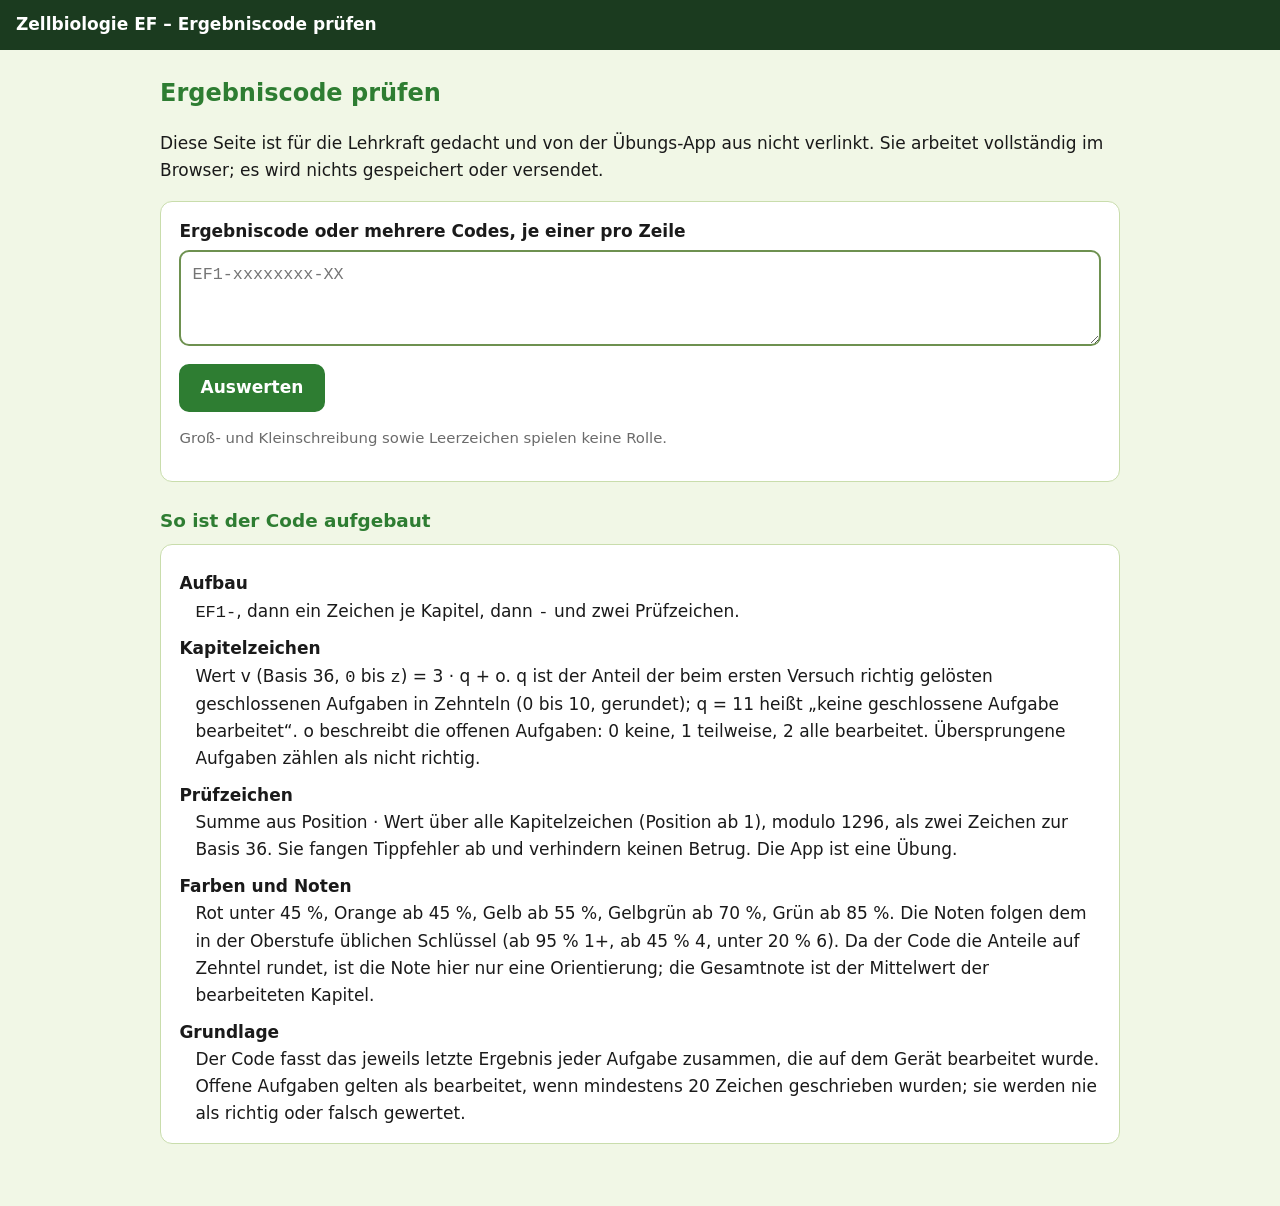
<file: zellbiologie-ef/code-pruefen.html>
<!doctype html>
<html lang="de">
<head>
<meta charset="utf-8">
<meta name="viewport" content="width=device-width, initial-scale=1, viewport-fit=cover">
<meta name="color-scheme" content="light dark">
<meta name="robots" content="noindex">
<title>Ergebniscode prüfen</title>
<style>
  :root {
    --dark: #1B3B1F; --green: #2E7D32; --lime: #D3E9A6; --limebg: #F1F7E6;
    --yell: #F7EBB5; --gold: #8A6D1A; --edge: #C9DDAC; --grey: #6B6B6B; --ink: #1A1A1A;
    --bg: var(--limebg); --flaeche: #FFFFFF; --text: var(--ink); --leise: var(--grey); --rand: var(--edge);
    --akzent: var(--green); --fehler-bg: var(--yell); --fehler-rand: var(--gold); --spur: #E3EBD8;
    --stufe-1: #C62828; --stufe-2: #D35400; --stufe-3: #B88A00; --stufe-4: #689F38; --stufe-5: #2E7D32;
  }
  @media (prefers-color-scheme: dark) {
    :root {
      --bg: #0F1610; --flaeche: #172118; --text: #E8F0E1; --leise: #B4C2AA; --rand: #34452F;
      --akzent: var(--lime); --fehler-bg: #3A3118; --fehler-rand: #E0BE5C; --spur: #2A3828;
      --stufe-1: #EF6B6B; --stufe-2: #F08A3C; --stufe-3: #E0B33A; --stufe-4: #9CCC65; --stufe-5: #66BB6A;
    }
  }
  * { box-sizing: border-box; }
  body { margin: 0; font-family: system-ui, Arial, sans-serif; font-size: 1.0625rem; line-height: 1.6; background: var(--bg); color: var(--text); }
  header { background: var(--dark); color: #fff; padding: calc(.7rem + env(safe-area-inset-top)) 1rem .7rem; font-weight: 700; }
  main { max-width: 62rem; margin: 0 auto; padding: 1.25rem 1rem 3rem; }
  h1 { font-size: 1.5rem; margin: .3rem 0 .6rem; color: var(--akzent); }
  h2 { font-size: 1.15rem; margin: 1.5rem 0 .5rem; color: var(--akzent); }
  .karte { background: var(--flaeche); border: 1px solid var(--rand); border-radius: 12px; padding: 1rem 1.15rem; margin-bottom: 1rem; }
  label { font-weight: 600; display: block; margin-bottom: .3rem; }
  textarea { width: 100%; min-height: 6rem; font: inherit; font-family: ui-monospace, Menlo, Consolas, monospace; font-size: 1.05rem;
    padding: .6rem .7rem; border: 2px solid #6E9150; border-radius: 10px; background: var(--flaeche); color: var(--text); }
  button { font: inherit; font-weight: 600; min-height: 48px; padding: .5rem 1.2rem; border-radius: 10px; border: 2px solid var(--akzent);
    background: var(--akzent); color: var(--flaeche); cursor: pointer; margin-top: .6rem; touch-action: manipulation; }
  :focus-visible { outline: 3px solid var(--gold); outline-offset: 2px; }
  @media (prefers-color-scheme: dark) { :focus-visible { outline-color: #F2D27A; } button { color: var(--dark); } }
  .leise { color: var(--leise); font-size: .93rem; }
  .huelle { overflow-x: auto; }
  table { border-collapse: collapse; width: 100%; font-size: .95rem; }
  th, td { text-align: left; padding: .45rem .5rem; border-bottom: 1px solid var(--rand); vertical-align: middle; }
  th { color: var(--leise); font-weight: 600; font-size: .88rem; }
  td.zahl, th.zahl { white-space: nowrap; }
  .klein { font-size: .82rem; color: var(--leise); display: block; }
  .fehler { background: var(--fehler-bg); border: 2px dashed var(--fehler-rand); border-radius: 10px; padding: .6rem .8rem; margin: .5rem 0; }
  code { font-family: ui-monospace, Menlo, Consolas, monospace; }
  dl { margin: 0; }
  dt { font-weight: 600; margin-top: .6rem; }
  dd { margin: 0 0 0 1rem; }
  .stufe-1 { --stufe: var(--stufe-1); } .stufe-2 { --stufe: var(--stufe-2); } .stufe-3 { --stufe: var(--stufe-3); }
  .stufe-4 { --stufe: var(--stufe-4); } .stufe-5 { --stufe: var(--stufe-5); }
  .balken { height: 12px; border-radius: 6px; background: var(--spur); overflow: hidden; min-width: 6rem; }
  .balken > div { height: 100%; border-radius: inherit; background: var(--stufe, var(--rand)); }
  .note { display: inline-block; font-weight: 700; padding: 0 .5rem; border-radius: 999px; border: 2px solid var(--stufe, var(--rand)); white-space: nowrap; }
  .gesamt { border: 2px solid var(--stufe, var(--rand)); border-radius: 12px; padding: .8rem 1rem; margin: 0 0 1rem; }
  .gesamt .balken { height: 18px; margin: .4rem 0; }
  td.zelle { min-width: 4.2rem; padding-left: .35rem; padding-right: .35rem; }
  td.zelle .balken { height: 8px; min-width: 3rem; margin: .2rem 0; }
  td.code { white-space: nowrap; font-family: ui-monospace, Menlo, Consolas, monospace; font-size: .85rem; }
  td.kapitelfarbe { border-left: 5px solid var(--stufe, var(--rand)); }
</style>
</head>
<body>
<header>Zellbiologie EF – Ergebniscode prüfen</header>
<main>
  <h1>Ergebniscode prüfen</h1>
  <p>Diese Seite ist für die Lehrkraft gedacht und von der Übungs-App aus nicht verlinkt. Sie arbeitet vollständig im Browser; es wird nichts gespeichert oder versendet.</p>

  <div class="karte">
    <label for="codes">Ergebniscode oder mehrere Codes, je einer pro Zeile</label>
    <textarea id="codes" spellcheck="false" autocomplete="off" autocapitalize="off" placeholder="EF1-xxxxxxxx-XX"></textarea>
    <button type="button" id="auswerten">Auswerten</button>
    <p class="leise">Groß- und Kleinschreibung sowie Leerzeichen spielen keine Rolle.</p>
  </div>

  <div id="ergebnis" aria-live="polite"></div>

  <h2>So ist der Code aufgebaut</h2>
  <div class="karte">
    <dl>
      <dt>Aufbau</dt>
      <dd><code>EF1-</code>, dann ein Zeichen je Kapitel, dann <code>-</code> und zwei Prüfzeichen.</dd>
      <dt>Kapitelzeichen</dt>
      <dd>Wert v (Basis 36, <code>0</code> bis <code>z</code>) = 3 · q + o. q ist der Anteil der beim ersten Versuch richtig gelösten
        geschlossenen Aufgaben in Zehnteln (0 bis 10, gerundet); q = 11 heißt „keine geschlossene Aufgabe bearbeitet“.
        o beschreibt die offenen Aufgaben: 0 keine, 1 teilweise, 2 alle bearbeitet. Übersprungene Aufgaben zählen als nicht richtig.</dd>
      <dt>Prüfzeichen</dt>
      <dd>Summe aus Position · Wert über alle Kapitelzeichen (Position ab 1), modulo 1296, als zwei Zeichen zur Basis 36.
        Sie fangen Tippfehler ab und verhindern keinen Betrug. Die App ist eine Übung.</dd>
      <dt>Farben und Noten</dt>
      <dd>Rot unter 45 %, Orange ab 45 %, Gelb ab 55 %, Gelbgrün ab 70 %, Grün ab 85 %. Die Noten folgen dem in der
        Oberstufe üblichen Schlüssel (ab 95 % 1+, ab 45 % 4, unter 20 % 6). Da der Code die Anteile auf Zehntel rundet,
        ist die Note hier nur eine Orientierung; die Gesamtnote ist der Mittelwert der bearbeiteten Kapitel.</dd>
      <dt>Grundlage</dt>
      <dd>Der Code fasst das jeweils letzte Ergebnis jeder Aufgabe zusammen, die auf dem Gerät bearbeitet wurde. Offene Aufgaben gelten als bearbeitet, wenn mindestens 20 Zeichen geschrieben wurden; sie werden nie als richtig oder falsch gewertet.</dd>
    </dl>
  </div>
</main>

<script src="fragen.js"></script>
<script>
(function () {
  'use strict';
  var KAP = (typeof KAPITEL !== 'undefined' && Array.isArray(KAPITEL)) ? KAPITEL : [];
  var titel = KAP.map(function (k) { return k.nr + ' ' + k.titel; });
  var seiten = KAP.map(function (k) { return k.seiten ? 'Natura ' + k.seiten : ''; });
  var hatOffene = KAP.map(function (k) { return (k.aufgaben || []).some(function (a) { return a.typ === 'offen'; }); });
  var OFFEN = ['keine bearbeitet', 'teilweise bearbeitet', 'alle bearbeitet'];
  var OFFEN_KURZ = ['keine', 'teilweise', 'alle'];
  var SCHWELLEN = [20, 27, 33, 40, 45, 50, 55, 60, 65, 70, 75, 80, 85, 90, 95];
  var NOTEN = ['6', '5−', '5', '5+', '4−', '4', '4+', '3−', '3', '3+', '2−', '2', '2+', '1−', '1', '1+'];

  function note(p) { var n = 0; SCHWELLEN.forEach(function (s) { if (p >= s) n++; }); return NOTEN[n]; }
  function stufe(p) { return p >= 85 ? 5 : p >= 70 ? 4 : p >= 55 ? 3 : p >= 45 ? 2 : 1; }

  function el(tag, klasse, text) {
    var e = document.createElement(tag);
    if (klasse) e.className = klasse;
    if (text !== undefined && text !== null) e.textContent = text;
    return e;
  }
  function balken(p) {
    var b = el('div', 'balken stufe-' + stufe(p));
    b.setAttribute('role', 'img');
    b.setAttribute('aria-label', p + ' Prozent');
    var f = el('div'); f.style.width = Math.max(p, 2) + '%';
    b.appendChild(f);
    return b;
  }
  function notenKnoten(p) { return el('span', 'note stufe-' + stufe(p), 'Note ' + note(p)); }
  function name(i) { return titel[i] || 'Kapitel ' + (i + 1); }
  function offenText(k, i, kurz) {
    if (KAP.length && !hatOffene[i]) return kurz ? '–' : 'keine offenen Aufgaben im Kapitel';
    return kurz ? OFFEN_KURZ[k.o] : OFFEN[k.o];
  }

  function entschluessle(roh) {
    var code = String(roh).replace(/\s+/g, '').toUpperCase();
    var m = /^EF1-([0-9A-Z]+)-([0-9A-Z]{2})$/.exec(code);
    if (!m) return { code: code, fehler: 'Das Format stimmt nicht. Erwartet wird EF1-, Kapitelzeichen, Bindestrich und zwei Prüfzeichen.' };
    var werte = m[1].toLowerCase().split('').map(function (c) { return parseInt(c, 36); });
    if (titel.length && werte.length !== titel.length) {
      return { code: code, fehler: 'Der Code enthält ' + werte.length + ' Kapitelzeichen, die App hat aber ' + titel.length + ' Kapitel.' };
    }
    var summe = 0, kapitel = [];
    for (var i = 0; i < werte.length; i++) {
      var v = werte[i], q = Math.floor(v / 3), o = v % 3;
      if (q > 11) return { code: code, fehler: 'Das Zeichen an Position ' + (i + 1) + ' ist kein gültiger Wert.' };
      summe += (i + 1) * v;
      kapitel.push({ q: q, o: o });
    }
    if (summe % 1296 !== parseInt(m[2], 36)) {
      return { code: code, fehler: 'Die Prüfzeichen passen nicht zu den Kapitelzeichen. Vermutlich wurde der Code falsch abgeschrieben.' };
    }
    var bearbeitet = kapitel.filter(function (k) { return k.q !== 11; });
    var mittel = bearbeitet.length ? Math.round(bearbeitet.reduce(function (s, k) { return s + k.q * 10; }, 0) / bearbeitet.length) : null;
    return { code: code, kapitel: kapitel, mittel: mittel, anzahl: bearbeitet.length };
  }

  function kopfzeile(namen) {
    var thead = el('thead'), tr = el('tr');
    namen.forEach(function (n) { var th = el('th', n[1] || '', n[0]); th.scope = 'col'; if (n[2]) th.title = n[2]; tr.appendChild(th); });
    thead.appendChild(tr);
    return thead;
  }

  function gesamtKasten(erg) {
    var g = el('div', 'gesamt' + (erg.mittel !== null ? ' stufe-' + stufe(erg.mittel) : ''));
    if (erg.mittel === null) { g.appendChild(el('p', null, 'Keine geschlossene Aufgabe bearbeitet.')); return g; }
    var z = el('div');
    z.appendChild(el('strong', null, 'Mittelwert der ' + erg.anzahl + ' bearbeiteten Kapitel: etwa ' + erg.mittel + ' % '));
    z.appendChild(notenKnoten(erg.mittel));
    g.appendChild(z);
    g.appendChild(balken(erg.mittel));
    return g;
  }

  function einzeln(erg) {
    var t = el('table');
    t.appendChild(kopfzeile([['Kapitel'], ['Richtig beim ersten Versuch'], [''], ['Note'], ['Offene Aufgaben']]));
    var tbody = el('tbody');
    erg.kapitel.forEach(function (k, i) {
      var tr = el('tr'), p = k.q * 10, bearbeitet = k.q !== 11;
      var td0 = el('td', 'kapitelfarbe' + (bearbeitet ? ' stufe-' + stufe(p) : ''));
      td0.appendChild(el('span', null, name(i)));
      if (seiten[i]) td0.appendChild(el('span', 'klein', seiten[i]));
      tr.appendChild(td0);
      tr.appendChild(el('td', 'zahl', bearbeitet ? 'etwa ' + p + ' %' : 'nicht bearbeitet'));
      var tdb = el('td'); if (bearbeitet) tdb.appendChild(balken(p)); tr.appendChild(tdb);
      var tdn = el('td', 'zahl'); if (bearbeitet) tdn.appendChild(notenKnoten(p)); else tdn.textContent = '–'; tr.appendChild(tdn);
      tr.appendChild(el('td', null, offenText(k, i, false)));
      tbody.appendChild(tr);
    });
    t.appendChild(tbody);
    return t;
  }

  function mehrere(liste) {
    var t = el('table');
    var spalten = [['Code'], ['Gesamt', 'zahl']];
    liste[0].kapitel.forEach(function (k, i) { spalten.push(['K' + (i + 1), 'zahl', name(i)]); });
    t.appendChild(kopfzeile(spalten));
    var tbody = el('tbody');
    var summen = liste[0].kapitel.map(function () { return { s: 0, n: 0 }; });
    liste.forEach(function (erg) {
      var tr = el('tr');
      tr.appendChild(el('td', 'code', erg.code));
      var tdg = el('td', 'zelle');
      if (erg.mittel !== null) { tdg.appendChild(el('span', null, erg.mittel + ' % ')); tdg.appendChild(notenKnoten(erg.mittel)); }
      else tdg.textContent = '–';
      tr.appendChild(tdg);
      erg.kapitel.forEach(function (k, i) {
        var td = el('td', 'zelle');
        if (k.q === 11) td.textContent = '–';
        else {
          td.appendChild(el('span', null, (k.q * 10) + ' %'));
          td.appendChild(balken(k.q * 10));
          summen[i].s += k.q * 10; summen[i].n++;
        }
        td.appendChild(el('span', 'klein', 'offen: ' + offenText(k, i, true)));
        tr.appendChild(td);
      });
      tbody.appendChild(tr);
    });
    var tr = el('tr');
    tr.appendChild(el('td', null, 'Mittelwert'));
    tr.appendChild(el('td'));
    summen.forEach(function (s) {
      var td = el('td', 'zelle');
      if (s.n) { var m = Math.round(s.s / s.n); td.appendChild(el('span', null, m + ' %')); td.appendChild(balken(m)); }
      else td.textContent = '–';
      td.appendChild(el('span', 'klein', s.n + ' Codes'));
      tr.appendChild(td);
    });
    tbody.appendChild(tr);
    t.appendChild(tbody);
    return t;
  }

  function auswerten() {
    var ziel = document.getElementById('ergebnis');
    ziel.textContent = '';
    var zeilen = document.getElementById('codes').value.split(/\n+/).map(function (z) { return z.trim(); }).filter(Boolean);
    if (!zeilen.length) return;
    var gut = [], karte = el('div', 'karte');
    zeilen.forEach(function (z) {
      var erg = entschluessle(z);
      if (erg.fehler) karte.appendChild(el('div', 'fehler', erg.code + ': ' + erg.fehler));
      else gut.push(erg);
    });
    var w = el('div', 'huelle');
    if (gut.length === 1) {
      var h = el('h2', null, 'Code ' + gut[0].code); h.style.marginTop = '0';
      karte.appendChild(h);
      karte.appendChild(gesamtKasten(gut[0]));
      w.appendChild(einzeln(gut[0]));
      karte.appendChild(w);
    } else if (gut.length > 1) {
      var h2 = el('h2', null, gut.length + ' gültige Codes'); h2.style.marginTop = '0';
      karte.appendChild(h2);
      w.appendChild(mehrere(gut));
      karte.appendChild(w);
      karte.appendChild(el('p', 'leise', titel.map(function (t, i) { return 'K' + (i + 1) + ' = ' + t.replace(/^\d+\s/, '') + (seiten[i] ? ' (' + seiten[i] + ')' : ''); }).join(' · ')));
    }
    karte.appendChild(el('p', 'leise', 'Die Noten dienen nur zur Orientierung.'));
    ziel.appendChild(karte);
  }

  document.getElementById('auswerten').addEventListener('click', auswerten);
  window.__entschluessle = entschluessle;
}());
</script>
</body>
</html>
</file>
<file: zellbiologie-ef/styles.css>
/* Zellbiologie EF – Gestaltung
   Palette wie im Unterrichtsmaterial. Für das iPad optimiert (Touch, Hoch- und Querformat),
   funktioniert ebenso am Desktop und auf dem Handy. Alle Farben laufen über Variablen. */

:root {
  --dark:   #1B3B1F;
  --green:  #2E7D32;
  --lime:   #D3E9A6;
  --limebg: #F1F7E6;
  --yell:   #F7EBB5;
  --gold:   #8A6D1A;
  --edge:   #C9DDAC;
  --grey:   #6B6B6B;
  --ink:    #1A1A1A;

  --hintergrund: var(--limebg);
  --flaeche: #FFFFFF;
  --text: var(--ink);
  --gedaempft: var(--grey);
  --rand: var(--edge);
  --rand-stark: #6E9150;
  --akzent: var(--green);
  --akzent-text: #FFFFFF;
  --akzent-dunkel: var(--dark);
  --fokus: var(--gold);
  --gewaehlt-bg: var(--lime);
  --gewaehlt-rand: var(--dark);
  --ok-bg: var(--limebg);
  --ok-rand: var(--green);
  --nein-bg: var(--yell);
  --nein-rand: var(--gold);
  --chip-bg: #FFFFFF;
  --schatten: 0 1px 2px rgba(27, 59, 31, .12), 0 2px 6px rgba(27, 59, 31, .08);
  --radius: 10px;

  /* Bewertungsstufen von rot (1) bis grün (5) */
  --stufe-1: #C62828;
  --stufe-2: #D35400;
  --stufe-3: #B88A00;
  --stufe-4: #689F38;
  --stufe-5: #2E7D32;
  --offen-farbe: #4F7CAC;
  --spur: #E3EBD8;

  --kopf-hoehe: 104px;
  color-scheme: light;
}

@media (prefers-color-scheme: dark) {
  :root {
    --hintergrund: #0F1610;
    --flaeche: #172118;
    --text: #E8F0E1;
    --gedaempft: #B4C2AA;
    --rand: #34452F;
    --rand-stark: #5C7A4F;
    --akzent: var(--lime);
    --akzent-text: var(--dark);
    --akzent-dunkel: var(--lime);
    --fokus: #F2D27A;
    --gewaehlt-bg: #2D4A27;
    --gewaehlt-rand: var(--lime);
    --ok-bg: #1B3320;
    --ok-rand: #8FCB86;
    --nein-bg: #3A3118;
    --nein-rand: #E0BE5C;
    --chip-bg: #1E2A1F;
    --schatten: 0 1px 2px rgba(0, 0, 0, .5);
    --stufe-1: #EF6B6B;
    --stufe-2: #F08A3C;
    --stufe-3: #E0B33A;
    --stufe-4: #9CCC65;
    --stufe-5: #66BB6A;
    --offen-farbe: #8DB4E0;
    --spur: #2A3828;
    color-scheme: dark;
  }
}

*, *::before, *::after { box-sizing: border-box; }

[hidden] { display: none !important; }

html { -webkit-text-size-adjust: 100%; text-size-adjust: 100%; }

body {
  margin: 0;
  font-family: system-ui, Arial, sans-serif;
  font-size: 1.0625rem;
  line-height: 1.6;
  color: var(--text);
  background: var(--hintergrund);
  overflow-wrap: break-word;
  hyphens: auto;
  -webkit-hyphens: auto;
  padding-left: env(safe-area-inset-left);
  padding-right: env(safe-area-inset-right);
}
@media (min-width: 760px) {
  body { font-size: 1.125rem; }
}

button, select, input, textarea, a {
  -webkit-tap-highlight-color: transparent;
  touch-action: manipulation;
}

/* ---------- Kopfzeile, bleibt beim Scrollen oben ---------- */
.kopf {
  position: sticky;
  top: 0;
  z-index: 30;
  box-shadow: 0 2px 8px rgba(0, 0, 0, .12);
}
.kopf-balken {
  background: var(--dark);
  color: #FFFFFF;
  padding: calc(.5rem + env(safe-area-inset-top)) 1rem .5rem;
}
.kopf-innen, .stand-innen {
  display: flex;
  align-items: center;
  justify-content: space-between;
  gap: 1rem;
  max-width: 55rem;
  margin: 0 auto;
}
.kopf-innen > *, .stand-innen > * { min-width: 0; }
.marke {
  font-weight: 700;
  letter-spacing: .01em;
  color: #FFFFFF;
  text-decoration: none;
  padding: .35rem 0;
}
.kopf .knopf-leise {
  color: #FFFFFF;
  border-color: rgba(255, 255, 255, .55);
  min-height: 42px;
}

.stand {
  background: var(--flaeche);
  border-bottom: 1px solid var(--rand);
  padding: .45rem 1rem .55rem;
}
.stand-innen {
  flex-direction: column;
  align-items: stretch;
  gap: .3rem;
}
.stand-text {
  display: flex;
  justify-content: space-between;
  gap: .75rem;
  font-size: .88rem;
  line-height: 1.3;
  color: var(--gedaempft);
}
.stand-text strong { color: var(--text); font-size: .98rem; }
.stand-text span { white-space: nowrap; }
.stand-leiste {
  display: flex;
  gap: 2px;
  height: 10px;
}
.seg {
  flex: 1 1 0;
  min-width: 1px;
  border-radius: 2px;
  background: var(--spur);
}
.seg-r { background: var(--stufe-5); }
.seg-f { background: var(--stufe-1); }
.seg-u { background: var(--stufe-2); }
.seg-b { background: var(--offen-farbe); }
.seg-g { background: var(--rand-stark); }
.seg-aktuell { box-shadow: inset 0 0 0 2px var(--text); background: var(--flaeche); }
.stand-leer { flex: 1 1 auto; border-radius: 2px; background: var(--spur); }

main {
  max-width: 58rem;
  margin: 0 auto;
  padding: 1.25rem 1rem calc(3rem + env(safe-area-inset-bottom));
}
@media (min-width: 760px) {
  main { padding-left: 1.5rem; padding-right: 1.5rem; }
  .kopf-balken, .stand { padding-left: 1.5rem; padding-right: 1.5rem; }
}
main:focus { outline: none; }

h1, h2, h3 { line-height: 1.3; color: var(--akzent-dunkel); hyphens: manual; }
h1 { font-size: 1.6rem; margin: .5rem 0 .5rem; }
h2 { font-size: 1.25rem; margin: 0 0 .75rem; }
h3 { font-size: 1.05rem; margin: 1.25rem 0 .5rem; }
p { margin: 0 0 .9rem; }
.leise { color: var(--gedaempft); font-size: .95rem; }
.klein { font-size: .9rem; }

a { color: var(--akzent); }

[tabindex="-1"] {
  scroll-margin-top: calc(var(--kopf-hoehe) + 1rem);
  scroll-margin-bottom: 6rem;
}

.nur-sr {
  position: absolute !important;
  width: 1px; height: 1px;
  padding: 0; margin: -1px;
  overflow: hidden; clip: rect(0 0 0 0);
  white-space: nowrap; border: 0;
}

:focus-visible {
  outline: 3px solid var(--fokus);
  outline-offset: 2px;
}
h1:focus, h2:focus { outline: none; }

/* ---------- Knöpfe ---------- */
button { font: inherit; color: inherit; }
.knopf {
  display: inline-flex;
  align-items: center;
  justify-content: center;
  gap: .4rem;
  min-height: 48px;
  padding: .55rem 1.2rem;
  border-radius: var(--radius);
  border: 2px solid var(--akzent);
  background: var(--akzent);
  color: var(--akzent-text);
  font-weight: 600;
  cursor: pointer;
  text-align: center;
}
.knopf:disabled { opacity: .45; cursor: not-allowed; }
.knopf-zweit { background: transparent; color: var(--akzent); }
.knopf-leise {
  background: transparent;
  color: var(--gedaempft);
  border: 1px solid var(--rand-stark);
  font-weight: 500;
  min-height: 44px;
  padding: .35rem .85rem;
  border-radius: 8px;
  cursor: pointer;
}
.knopf-text {
  background: none;
  border: none;
  padding: .25rem 0;
  color: var(--akzent);
  text-decoration: underline;
  text-underline-offset: 3px;
  cursor: pointer;
  min-height: 44px;
}
.knopfreihe {
  display: flex;
  flex-wrap: wrap;
  gap: .75rem;
  margin: 1.25rem 0 0;
  align-items: center;
}

/* Aktionsleiste unten in der Aufgabe: bleibt beim Scrollen sichtbar (Daumenreichweite am iPad) */
.aktionen {
  position: sticky;
  bottom: 0;
  z-index: 10;
  display: flex;
  flex-wrap: wrap;
  gap: .75rem;
  align-items: center;
  margin: 1.25rem -1.1rem -1.15rem;
  padding: .75rem 1.1rem calc(.75rem + env(safe-area-inset-bottom));
  background: var(--flaeche);
  border-top: 1px solid var(--rand);
  border-radius: 0 0 14px 14px;
  box-shadow: 0 -4px 10px rgba(0, 0, 0, .06);
}
.aktionen .knopf-leise { margin-left: auto; }
@media (max-width: 559px) {
  /* Auf dem Handy reicht der Platz nicht für eine feste Leiste */
  .aktionen { position: static; box-shadow: none; }
}

/* ---------- Karten ---------- */
.karte {
  background: var(--flaeche);
  border: 1px solid var(--rand);
  border-radius: 14px;
  padding: 1.15rem 1.1rem;
  box-shadow: var(--schatten);
  margin-bottom: 1rem;
}
@media (min-width: 760px) {
  .karte { padding: 1.4rem 1.5rem; }
  .aktionen { margin: 1.4rem -1.5rem -1.4rem; padding-left: 1.5rem; padding-right: 1.5rem; }
}

/* ---------- Startseite ---------- */
.start-knoepfe { display: grid; gap: .75rem; margin: 1.25rem 0 .5rem; }
@media (min-width: 560px) { .start-knoepfe { grid-template-columns: 1fr 1fr; } }
.start-knoepfe .knopf { width: 100%; min-height: 64px; flex-direction: column; gap: .1rem; }
.knopf-beschreibung { display: block; font-weight: 400; font-size: .88rem; opacity: .9; }

.kapitelliste { list-style: none; margin: 0; padding: 0; display: grid; gap: .6rem; }
@media (min-width: 760px) { .kapitelliste { grid-template-columns: 1fr 1fr; } }
.kapitel-knopf {
  width: 100%;
  height: 100%;
  display: grid;
  grid-template-columns: 2.4rem 1fr;
  gap: .15rem .7rem;
  align-items: start;
  text-align: left;
  padding: .85rem 1rem;
  background: var(--flaeche);
  border: 1px solid var(--rand);
  border-radius: var(--radius);
  cursor: pointer;
  box-shadow: var(--schatten);
}
.kapitel-nr {
  grid-row: span 3;
  width: 2.4rem; height: 2.4rem;
  border-radius: 50%;
  background: var(--gewaehlt-bg);
  color: var(--akzent-dunkel);
  font-weight: 700;
  display: flex; align-items: center; justify-content: center;
}
.kapitel-titel { font-weight: 600; color: var(--text); line-height: 1.35; }
.kapitel-seiten { font-size: .9rem; color: var(--akzent-dunkel); font-weight: 600; }
.kapitel-info { font-size: .88rem; color: var(--gedaempft); }

/* ---------- Aufgabenkopf ---------- */
.lauf-kopf { margin-bottom: 1rem; }
.lauf-zeile {
  display: flex;
  justify-content: space-between;
  gap: .5rem;
  flex-wrap: wrap;
  font-size: .92rem;
  color: var(--gedaempft);
  margin-bottom: .35rem;
}
.lauf-seiten { color: var(--akzent-dunkel); font-weight: 600; white-space: nowrap; }
.leiste { height: 6px; border-radius: 3px; background: var(--spur); overflow: hidden; }
.leiste-fuellung { height: 100%; background: var(--akzent); border-radius: 3px; transition: width .3s ease; }

.auftrag { font-size: 1.15rem; font-weight: 600; color: var(--text); margin-bottom: .6rem; }
@media (min-width: 760px) { .auftrag { font-size: 1.25rem; } }
.hinweis { font-size: .95rem; color: var(--gedaempft); margin: -.2rem 0 .9rem; }
.hinweis-stark {
  display: inline-block;
  font-size: .92rem;
  font-weight: 600;
  color: var(--akzent-dunkel);
  background: var(--gewaehlt-bg);
  border-radius: 6px;
  padding: .1rem .5rem;
  margin: -.2rem 0 .9rem;
}
.wiederholung-hinweis {
  font-size: .92rem;
  border-left: 4px solid var(--nein-rand);
  padding: .2rem 0 .2rem .7rem;
  margin: 0 0 1rem;
  color: var(--gedaempft);
}

/* ---------- Zwei Spalten ab iPad-Hochformat ---------- */
@media (min-width: 760px) {
  .zweispaltig {
    display: grid;
    grid-template-columns: minmax(0, 1fr) minmax(0, 1fr);
    gap: 1.25rem;
    align-items: start;
  }
  .zweispaltig-breit { grid-template-columns: minmax(0, 1.15fr) minmax(0, 1fr); }
  .spalte-fest {
    position: sticky;
    top: calc(var(--kopf-hoehe) + .75rem);
  }
}

/* ---------- Antwortmöglichkeiten ---------- */
.optionen { display: grid; gap: .6rem; }
.option {
  display: flex;
  align-items: flex-start;
  gap: .75rem;
  width: 100%;
  text-align: left;
  padding: .75rem .9rem;
  min-height: 52px;
  border: 2px solid var(--rand-stark);
  border-radius: var(--radius);
  background: var(--chip-bg);
  cursor: pointer;
  line-height: 1.45;
}
.option[aria-pressed="true"] { border-color: var(--gewaehlt-rand); background: var(--gewaehlt-bg); }
.option:disabled { cursor: default; color: inherit; }
.option-marke {
  flex: 0 0 auto;
  width: 1.45rem; height: 1.45rem;
  margin-top: .05rem;
  border: 2px solid var(--rand-stark);
  background: var(--flaeche);
  display: flex; align-items: center; justify-content: center;
  font-size: .9rem; font-weight: 700;
}
.optionen-einzel .option-marke { border-radius: 50%; }
.optionen-mehrfach .option-marke { border-radius: 4px; }
.option[aria-pressed="true"] .option-marke {
  border-color: var(--gewaehlt-rand);
  background: var(--gewaehlt-rand);
  color: var(--flaeche);
}
.option-text { flex: 1 1 auto; min-width: 0; }
.option-status { display: block; font-size: .85rem; font-weight: 700; margin-top: .2rem; }
.ist-richtig { border-color: var(--ok-rand) !important; background: var(--ok-bg) !important; }
.ist-falsch { border-color: var(--nein-rand) !important; background: var(--nein-bg) !important; border-style: dashed !important; }
.ist-fehlend { border-color: var(--nein-rand) !important; border-style: dashed !important; }

/* Richtig oder falsch */
.aussage {
  font-size: 1.08rem;
  padding: .9rem 1rem;
  border-left: 4px solid var(--akzent);
  background: var(--hintergrund);
  border-radius: 0 var(--radius) var(--radius) 0;
  margin: 0 0 1rem;
}
.rf-knoepfe { display: grid; grid-template-columns: 1fr 1fr; gap: .75rem; max-width: 32rem; }
.rf-knoepfe .option { justify-content: center; font-weight: 600; min-height: 56px; align-items: center; }

/* ---------- Zuordnung ---------- */
.ablage {
  border: 2px dashed var(--rand-stark);
  border-radius: var(--radius);
  padding: .65rem;
  margin-bottom: .9rem;
  min-height: 3.6rem;
  background: var(--flaeche);
}
.ablage-titel { font-size: .85rem; color: var(--gedaempft); margin: 0 0 .45rem; }
.chips { display: flex; flex-wrap: wrap; gap: .5rem; }
.chip {
  display: inline-block;
  max-width: 100%;
  padding: .5rem .85rem;
  min-height: 46px;
  border: 2px solid var(--rand-stark);
  border-radius: 999px;
  background: var(--chip-bg);
  box-shadow: var(--schatten);
  cursor: grab;
  text-align: left;
  line-height: 1.35;
  touch-action: none;
  user-select: none;
  -webkit-user-select: none;
  -webkit-touch-callout: none;
}
.chip[aria-pressed="true"] {
  border-color: var(--gewaehlt-rand);
  background: var(--gewaehlt-bg);
  outline: 2px solid var(--gewaehlt-rand);
  outline-offset: 1px;
}
.chip.wird-gezogen { opacity: .35; }
.chip:disabled { cursor: default; box-shadow: none; color: inherit; }
.chip-geist {
  position: fixed;
  z-index: 50;
  pointer-events: none;
  padding: .5rem .85rem;
  border: 2px solid var(--gewaehlt-rand);
  border-radius: 999px;
  background: var(--gewaehlt-bg);
  color: var(--text);
  box-shadow: 0 8px 22px rgba(0, 0, 0, .28);
  max-width: 80vw;
  transform: translate(-50%, -60%) rotate(-2deg);
  font-size: 1rem;
}
.chip-geist.per-finger { transform: translate(-50%, -150%) rotate(-2deg) scale(1.05); }
.ziele { display: grid; gap: .65rem; }
@media (min-width: 560px) and (max-width: 759px) {
  .ziele-kategorien { grid-template-columns: repeat(auto-fit, minmax(13rem, 1fr)); }
}
.ziel {
  border: 2px solid var(--rand);
  border-radius: var(--radius);
  background: var(--flaeche);
  padding: .45rem;
}
.ziele-kategorien .ziel { min-height: 6rem; }
.ziel.zielt-hierher { border-color: var(--gewaehlt-rand); background: var(--gewaehlt-bg); }
.ziel-knopf {
  width: 100%;
  text-align: left;
  border: none;
  background: transparent;
  padding: .4rem .45rem;
  min-height: 46px;
  font-weight: 600;
  cursor: pointer;
  border-radius: 6px;
  line-height: 1.4;
}
.ziel .chips { padding: .1rem .2rem .25rem; min-height: .5rem; }

/* ---------- Lückentext ---------- */
.lueckentext { line-height: 2.6; font-size: 1.05rem; }
@media (min-width: 760px) { .lueckentext { font-size: 1.15rem; } }
.luecke-auswahl, .luecke-eingabe {
  font: inherit;
  font-size: 1rem;
  line-height: 1.3;
  color: var(--text);
  background: var(--chip-bg);
  border: 2px solid var(--rand-stark);
  border-radius: 8px;
  padding: .3rem .45rem;
  min-height: 46px;
  max-width: 100%;
  vertical-align: middle;
}
.luecke-eingabe { width: 9.5em; }
.luecke-auswahl.ist-richtig, .luecke-eingabe.ist-richtig { border-color: var(--ok-rand); background: var(--ok-bg); }
.luecke-auswahl.ist-falsch, .luecke-eingabe.ist-falsch { border-color: var(--nein-rand); background: var(--nein-bg); border-style: dashed; }

/* ---------- Reihenfolge ---------- */
.reihe { list-style: none; margin: 0; padding: 0; display: grid; gap: .5rem; }
.reihe-element {
  display: flex;
  align-items: center;
  gap: .5rem;
  padding: .35rem .4rem .35rem .3rem;
  border: 2px solid var(--rand-stark);
  border-radius: var(--radius);
  background: var(--chip-bg);
  box-shadow: var(--schatten);
}
.reihe-element.wird-gezogen { border-color: var(--gewaehlt-rand); background: var(--gewaehlt-bg); box-shadow: 0 6px 16px rgba(0,0,0,.2); position: relative; z-index: 2; }
.griff {
  flex: 0 0 auto;
  width: 2.4rem; min-height: 48px;
  display: flex; align-items: center; justify-content: center;
  color: var(--gedaempft);
  cursor: grab;
  touch-action: none;
  user-select: none;
  -webkit-user-select: none;
  -webkit-touch-callout: none;
  font-size: 1.25rem;
  line-height: 1;
}
.reihe-pos { flex: 0 0 auto; font-weight: 700; color: var(--gedaempft); min-width: 1.5rem; text-align: right; }
.reihe-text { flex: 1 1 auto; min-width: 0; line-height: 1.4; }
.reihe-knoepfe { flex: 0 0 auto; display: flex; gap: .35rem; }
.pfeil {
  width: 48px; height: 48px;
  border: 1px solid var(--rand-stark);
  border-radius: 8px;
  background: var(--flaeche);
  cursor: pointer;
  font-size: 1.1rem;
  line-height: 1;
}
.pfeil:disabled { opacity: .35; cursor: default; }

/* ---------- Abbildungen ---------- */
.abbildung {
  position: relative;
  margin: 0 0 1rem;
  background: var(--limebg);
  border: 1px solid var(--edge);
  border-radius: var(--radius);
  padding: .5rem;
  color: var(--ink);
}
.abbildung-flaeche { position: relative; max-width: 36rem; margin: 0 auto; }
.abbildung-flaeche[data-bild="lichtmikroskop"] { max-width: 24rem; }
.abbildung svg, .abbildung img { display: block; width: 100%; height: auto; }
.abbildung svg.leitlinien { position: absolute; inset: 0; width: 100%; height: 100%; pointer-events: none; }
.zielpunkt {
  position: absolute;
  width: 15px; height: 15px;
  margin: -7.5px 0 0 -7.5px;
  border-radius: 50%;
  border: 2.5px solid var(--ink);
  box-shadow: 0 0 0 1.5px #FFFFFF, inset 0 0 0 1px #FFFFFF;
  background: transparent;
  pointer-events: none;
}
.marker {
  position: absolute;
  width: 38px; height: 38px;
  margin: -19px 0 0 -19px;
  border-radius: 50%;
  border: 2px solid #FFFFFF;
  background: var(--dark);
  color: #FFFFFF;
  font-weight: 700;
  font-size: 1rem;
  display: flex; align-items: center; justify-content: center;
  cursor: pointer;
  box-shadow: 0 1px 4px rgba(0,0,0,.35);
  padding: 0;
}
.marker.hat-wert { background: var(--green); }
.marker.marker-richtig { background: var(--green); box-shadow: 0 0 0 3px var(--lime); }
.marker.marker-falsch { background: var(--gold); box-shadow: 0 0 0 3px var(--ink); }
.beschriftungen { list-style: none; margin: 0; padding: 0; display: grid; gap: .55rem; }
@media (min-width: 560px) and (max-width: 759px) { .beschriftungen { grid-template-columns: 1fr 1fr; } }
.beschriftung { display: flex; align-items: center; gap: .6rem; }
.beschriftung-nr {
  flex: 0 0 auto;
  width: 32px; height: 32px;
  border-radius: 50%;
  background: var(--dark);
  color: #FFFFFF;
  font-weight: 700;
  font-size: .92rem;
  display: flex; align-items: center; justify-content: center;
}
@media (prefers-color-scheme: dark) { .beschriftung-nr { background: var(--lime); color: var(--dark); } }
.beschriftung select { flex: 1 1 auto; min-width: 0; width: 100%; }

/* ---------- Korrigieren ---------- */
.wortkette { display: flex; flex-wrap: wrap; gap: .45rem .35rem; margin: 0 0 1rem; line-height: 1.4; }
.wort {
  border: 1px solid var(--rand-stark);
  border-radius: 6px;
  background: var(--chip-bg);
  padding: .35rem .5rem;
  min-height: 46px;
  cursor: pointer;
  font-size: 1.05rem;
}
.wort[aria-pressed="true"] {
  border: 2px solid var(--gewaehlt-rand);
  background: var(--gewaehlt-bg);
  text-decoration: line-through;
  text-decoration-thickness: 2px;
}
.wort:disabled { cursor: default; color: inherit; }
.ersatz-zeile { display: flex; flex-wrap: wrap; gap: .5rem; align-items: center; }
.ersatz-zeile label { font-weight: 600; }

/* ---------- Mikroskop ---------- */
.mikroskop { display: grid; gap: 1rem; align-items: start; }
@media (min-width: 640px) { .mikroskop { grid-template-columns: minmax(0, 20rem) 1fr; gap: 1.5rem; } }
.sichtfeld {
  width: 100%;
  max-width: 20rem;
  margin: 0 auto;
  aspect-ratio: 1 / 1;
  border-radius: 50%;
  background: #111;
  padding: 6px;
  box-shadow: inset 0 0 0 3px #333;
}
.sichtfeld svg { width: 100%; height: 100%; display: block; border-radius: 50%; }
.regler-gruppe { margin: 0 0 1rem; }
.regler-titel { font-weight: 600; margin: 0 0 .4rem; font-size: .98rem; }
.regler-knoepfe { display: flex; flex-wrap: wrap; gap: .5rem; }
.regler-knoepfe .option { width: auto; min-width: 4.6rem; min-height: 52px; justify-content: center; align-items: center; font-weight: 600; }
.okular-anzeige { display: inline-block; padding: .3rem .7rem; border: 1px solid var(--rand); border-radius: 8px; background: var(--hintergrund); }
.massstab-text { font-size: .9rem; color: var(--gedaempft); margin: .4rem 0 0; text-align: center; }

/* ---------- Offene Aufgabe ---------- */
.offen-feld {
  width: 100%;
  min-height: 10rem;
  font: inherit;
  font-size: 1.05rem;
  line-height: 1.5;
  padding: .75rem .85rem;
  border: 2px solid var(--rand-stark);
  border-radius: var(--radius);
  background: var(--chip-bg);
  color: var(--text);
  resize: vertical;
}
.offen-label { display: block; font-weight: 600; margin-bottom: .35rem; }
.musterloesung { margin-top: 1rem; padding: .9rem 1rem; border-radius: var(--radius); background: var(--hintergrund); border: 1px solid var(--rand-stark); }
.musterloesung h3 { margin-top: 0; }

/* ---------- Rückmeldung ---------- */
.rueckmeldung {
  margin-top: 1.1rem;
  padding: .9rem 1rem;
  border-radius: var(--radius);
  border: 2px solid var(--rand);
  line-height: 1.55;
}
.rueckmeldung:focus { outline: none; }
.rueckmeldung:focus-visible { outline: 3px solid var(--fokus); outline-offset: 2px; }
.rueckmeldung.ok { background: var(--ok-bg); border-color: var(--ok-rand); }
.rueckmeldung.nein { background: var(--nein-bg); border-color: var(--nein-rand); }
.rueckmeldung p { margin: 0 0 .5rem; }
.rueckmeldung p:last-child { margin-bottom: 0; }
.rueckmeldung ul, .rueckmeldung ol { margin: .2rem 0 .6rem; padding-left: 1.3rem; }
.rueckmeldung .fundstelle { color: var(--text); font-size: .92rem; }
.meldung { color: var(--text); font-weight: 600; margin: .8rem 0 0; min-height: 1.2em; }

/* ---------- Tabellen (Versuchsmaterial) ---------- */
.tabelle-huelle { overflow-x: auto; margin: 0 0 1rem; }
table.ergebnis { width: 100%; border-collapse: collapse; font-size: .95rem; }
table.ergebnis th, table.ergebnis td { text-align: left; padding: .5rem .55rem; border-bottom: 1px solid var(--rand); vertical-align: top; }
table.ergebnis th { color: var(--gedaempft); font-weight: 600; font-size: .88rem; }

/* ---------- Übersichten ---------- */
.uebersicht { list-style: none; margin: 0; padding: 0; display: grid; gap: .45rem; }
@media (min-width: 760px) { .uebersicht { grid-template-columns: 1fr 1fr; } }
.uebersicht-knopf {
  width: 100%;
  height: 100%;
  display: grid;
  grid-template-columns: auto 1fr;
  gap: .1rem .6rem;
  text-align: left;
  padding: .6rem .8rem;
  border: 1px solid var(--rand);
  border-radius: var(--radius);
  background: var(--flaeche);
  cursor: pointer;
  line-height: 1.4;
}
.status {
  grid-row: span 2;
  align-self: start;
  font-size: .8rem;
  font-weight: 700;
  padding: .1rem .5rem;
  border-radius: 999px;
  border: 1px solid var(--rand-stark);
  white-space: nowrap;
  margin-top: .1rem;
}
.status-r { background: var(--ok-bg); border-color: var(--ok-rand); }
.status-f, .status-u { background: var(--nein-bg); border-color: var(--nein-rand); }
.uebersicht-text { font-size: .95rem; }
.uebersicht-typ { font-size: .82rem; color: var(--gedaempft); }

/* ---------- Auswertung ---------- */
.balken {
  height: 14px;
  border-radius: 7px;
  background: var(--spur);
  overflow: hidden;
}
.balken-gross { height: 22px; border-radius: 11px; }
.balken-fuellung { height: 100%; border-radius: inherit; transition: width .6s ease; }
.stufe-1 { --stufe: var(--stufe-1); }
.stufe-2 { --stufe: var(--stufe-2); }
.stufe-3 { --stufe: var(--stufe-3); }
.stufe-4 { --stufe: var(--stufe-4); }
.stufe-5 { --stufe: var(--stufe-5); }
.balken-fuellung { background: var(--stufe, var(--rand-stark)); }

.gesamt {
  border: 2px solid var(--stufe, var(--rand));
  border-radius: 14px;
  padding: 1rem 1.1rem;
  margin: 0 0 1.25rem;
  background: var(--flaeche);
}
.gesamt-satz { font-size: 1.08rem; margin-bottom: 1rem; }
.gesamt-zeile {
  display: flex;
  flex-wrap: wrap;
  align-items: baseline;
  justify-content: space-between;
  gap: .25rem 1rem;
  margin-top: .5rem;
}
.gesamt-zahl { font-size: 1.05rem; font-weight: 600; }
.note {
  display: inline-flex;
  align-items: baseline;
  gap: .35rem;
  padding: .15rem .65rem;
  border-radius: 999px;
  border: 2px solid var(--stufe, var(--rand-stark));
  font-weight: 700;
  white-space: nowrap;
}
.note-wert { font-size: 1.15rem; }
.note-hinweis { font-size: .85rem; color: var(--gedaempft); margin: .75rem 0 0; }

.nachlesen {
  border-left: 5px solid var(--stufe-2);
  background: var(--hintergrund);
  border-radius: 0 var(--radius) var(--radius) 0;
  padding: .8rem 1rem;
  margin: 0 0 1.25rem;
}
.nachlesen h3 { margin-top: 0; }
.nachlesen ul { margin: .3rem 0 0; padding-left: 1.2rem; }
.nachlesen li + li { margin-top: .35rem; }

.kapitel-ergebnisse { list-style: none; margin: 0; padding: 0; display: grid; gap: .7rem; }
@media (min-width: 760px) { .kapitel-ergebnisse { grid-template-columns: 1fr 1fr; } }
.kapitel-ergebnis {
  border: 1px solid var(--rand);
  border-left: 6px solid var(--stufe, var(--rand));
  border-radius: var(--radius);
  padding: .7rem .85rem .8rem;
  background: var(--flaeche);
}
.ke-kopf { display: flex; justify-content: space-between; gap: .75rem; align-items: flex-start; }
.ke-titel { font-weight: 600; line-height: 1.35; }
.ke-seiten { font-size: .88rem; color: var(--akzent-dunkel); font-weight: 600; }
.ke-zeile { display: flex; flex-wrap: wrap; justify-content: space-between; gap: .1rem .75rem; font-size: .9rem; color: var(--gedaempft); margin-top: .4rem; }
.ke-zeile > span { white-space: nowrap; }
.ke-zeile strong { color: var(--text); }
.kapitel-ergebnis .balken { margin-top: .5rem; }
.kapitel-ergebnis .note { font-size: .9rem; padding: .05rem .5rem; }

.code-feld {
  font-family: ui-monospace, "SFMono-Regular", Menlo, Consolas, "Courier New", monospace;
  font-size: clamp(1.35rem, 6.5vw, 2rem);
  letter-spacing: .06em;
  font-weight: 700;
  padding: .8rem 1rem;
  border: 2px solid var(--akzent);
  border-radius: var(--radius);
  background: var(--flaeche);
  text-align: center;
  margin: .5rem 0 1rem;
  user-select: all;
  -webkit-user-select: all;
  color: var(--text);
}

/* ---------- Nur mit Maus: Hover-Effekte (auf dem iPad bleiben keine „hängen“) ---------- */
@media (hover: hover) and (pointer: fine) {
  .knopf:hover:not(:disabled) { filter: brightness(1.08); }
  .kopf .knopf-leise:hover { background: rgba(255, 255, 255, .12); }
  .kapitel-knopf:hover, .uebersicht-knopf:hover { border-color: var(--rand-stark); }
  .option:hover:not(:disabled), .wort:hover:not(:disabled) { border-color: var(--akzent); }
  .ziel-knopf:hover { background: var(--hintergrund); }
}

/* ---------- Finger und Stift: etwas größere Ziele ---------- */
@media (pointer: coarse) {
  .chip { min-height: 50px; padding: .55rem .95rem; }
  .ziel-knopf { min-height: 50px; }
  .marker { width: 42px; height: 42px; margin: -21px 0 0 -21px; }
}

@media (prefers-reduced-motion: reduce) {
  *, *::before, *::after {
    transition: none !important;
    animation: none !important;
    scroll-behavior: auto !important;
  }
}
</file>
